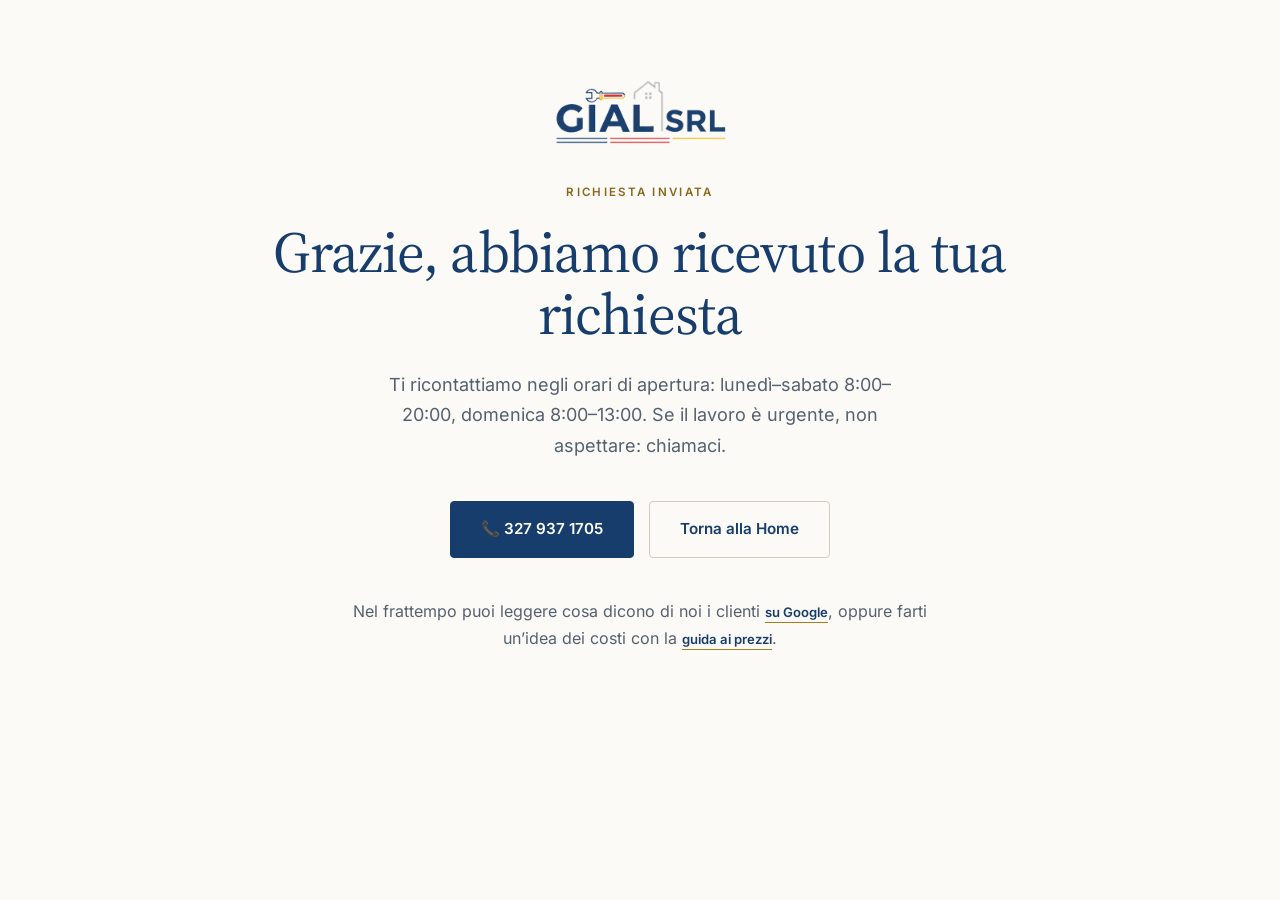
<file: grazie/index.html>
<!DOCTYPE html>
<html lang="it">
<head>
    <meta charset="UTF-8">
    <meta name="viewport" content="width=device-width, initial-scale=1.0">
    <title>Richiesta ricevuta — GIAL SRL Termoidraulica Prato</title>
    <meta name="description" content="Abbiamo ricevuto la tua richiesta: ti ricontattiamo negli orari di apertura." />
    <meta name="robots" content="noindex, nofollow" />
    <link rel="icon" href="/favicon.ico" sizes="any">
    <link rel="icon" type="image/png" sizes="32x32" href="/favicon-32.png">
    <link rel="apple-touch-icon" sizes="180x180" href="/apple-touch-icon.png">
    <link rel="preload" href="/fonts/source-serif-4-latin.woff2" as="font" type="font/woff2" crossorigin>
    <link rel="preload" href="/fonts/inter-latin.woff2" as="font" type="font/woff2" crossorigin>
    <link rel="stylesheet" href="/css/style.css">
    <link rel="stylesheet" href="/css/gial-studio.css">
    <meta name="theme-color" content="#173D6C">
    <!-- Cookie consent: carica gtag solo dopo consenso (stessa logica della home) -->
    <script>
        (function(){
                // Consent Mode v2: Analytics parte sempre, ma senza cookie finché il visitatore non accetta
                window.dataLayer = window.dataLayer || [];
                function gtag(){dataLayer.push(arguments);} window.gtag = gtag;
                var _gc = (document.cookie.match(/(?:^|; )gial_cookie_consent=([^;]*)/) || [])[1];
                gtag('consent', 'default', {'analytics_storage': _gc === 'granted' ? 'granted' : 'denied', 'ad_storage': 'denied', 'ad_user_data': 'denied', 'ad_personalization': 'denied'});
                gtag('js', new Date()); gtag('config', 'G-4QWQKJ6TL6');
                var _gs = document.createElement('script'); _gs.async = true; _gs.src = 'https://www.googletagmanager.com/gtag/js?id=G-4QWQKJ6TL6'; document.head.appendChild(_gs);
                if (_gc === 'granted') window.gtagLoaded = true;
            
            function setCookie(name,value,days){
                var d=new Date();
                d.setTime(d.getTime()+days*24*60*60*1000);
                var expires = "expires="+d.toUTCString();
                var s=name+"="+value+";"+expires+";path=/;SameSite=Lax";
                if(location.protocol==='https:') s += ";Secure";
                document.cookie = s;
            }
            function getCookie(name){var m=document.cookie.split('; ').find(row=>row.startsWith(name+'=')); return m?m.split('=')[1]:null;}
            function loadGtag(){ if(window.gtagLoaded) return; window.gtagLoaded = true; window.gtag('consent', 'update', {'analytics_storage': 'granted'}); }
            window.GIALCookieConsent = {
                accept: function(){ setCookie('gial_cookie_consent','granted',365); loadGtag(); var b=document.getElementById('cookie-banner'); if(b) b.classList.add('hidden');},
                decline: function(){ setCookie('gial_cookie_consent','denied',365); var b=document.getElementById('cookie-banner'); if(b) b.classList.add('hidden');}
            };
            function updateCookieBanner() {
                var consent = getCookie('gial_cookie_consent');
                var b = document.getElementById('cookie-banner');
                if (consent) {
                    if (b) b.classList.add('hidden');
                    if (consent === 'granted') loadGtag();
                } else {
                    if (b) b.classList.remove('hidden');
                }
            }
            document.addEventListener('DOMContentLoaded', updateCookieBanner);
        })();
    </script>
</head>
<body>
    <main class="g-section text-center" style="padding-top:5rem">
        <div class="g-wrap-narrow">
            <a href="/" aria-label="Home GIAL SRL">
                <img src="/img/gial-logo-rettangolo-nosfondo.webp" width="527" height="197" alt="Logo GIAL Termoidraulica Prato" style="height:64px; width:auto;" class="mx-auto mb-10">
            </a>
            <p class="g-eyebrow">Richiesta inviata</p>
            <h1 class="g-h1">Grazie, abbiamo ricevuto la tua richiesta</h1>
            <p class="g-lead" style="margin:0 auto 2.5rem">Ti ricontattiamo negli orari di apertura: luned&igrave;&ndash;sabato 8:00&ndash;20:00, domenica 8:00&ndash;13:00. Se il lavoro &egrave; urgente, non aspettare: chiamaci.</p>
            <div class="g-hero-actions" style="justify-content:center;margin-bottom:2.5rem">
                <a href="tel:+393279371705" class="g-btn g-btn-primary" onclick="if(window.gtag){ gtag('event','click_call',{'posizione':'pagina_grazie'}); }">📞 327 937 1705</a>
                <a href="/" class="g-btn g-btn-outline">Torna alla Home</a>
            </div>
            <p class="g-h2-sub" style="margin:0 auto">Nel frattempo puoi leggere cosa dicono di noi i clienti <a href="https://www.google.com/maps?cid=2999171132930111984" target="_blank" rel="noopener" class="g-card-link">su Google</a>, oppure farti un&rsquo;idea dei costi con la <a href="/guide/quanto-costa-ristrutturare-casa-prato/" class="g-card-link">guida ai prezzi</a>.</p>
        </div>
    </main>
</body>
</html>
</file>
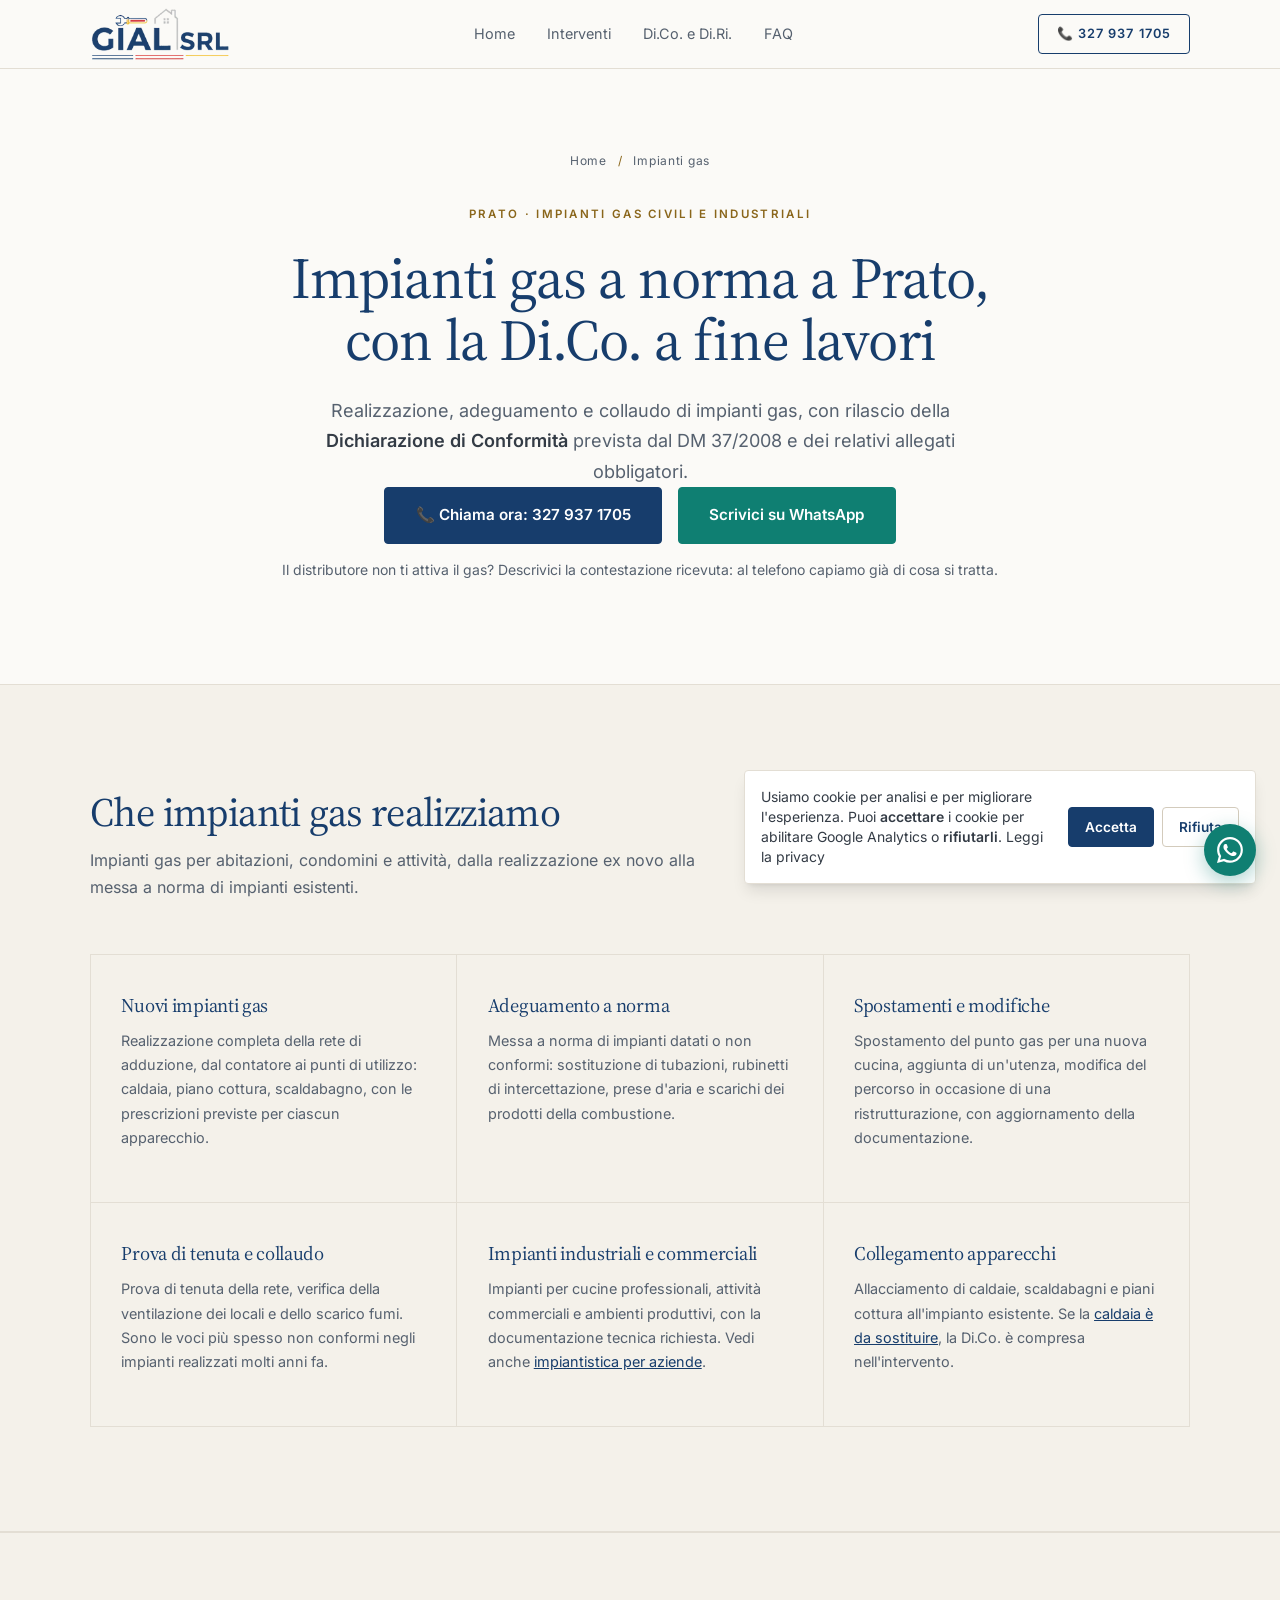
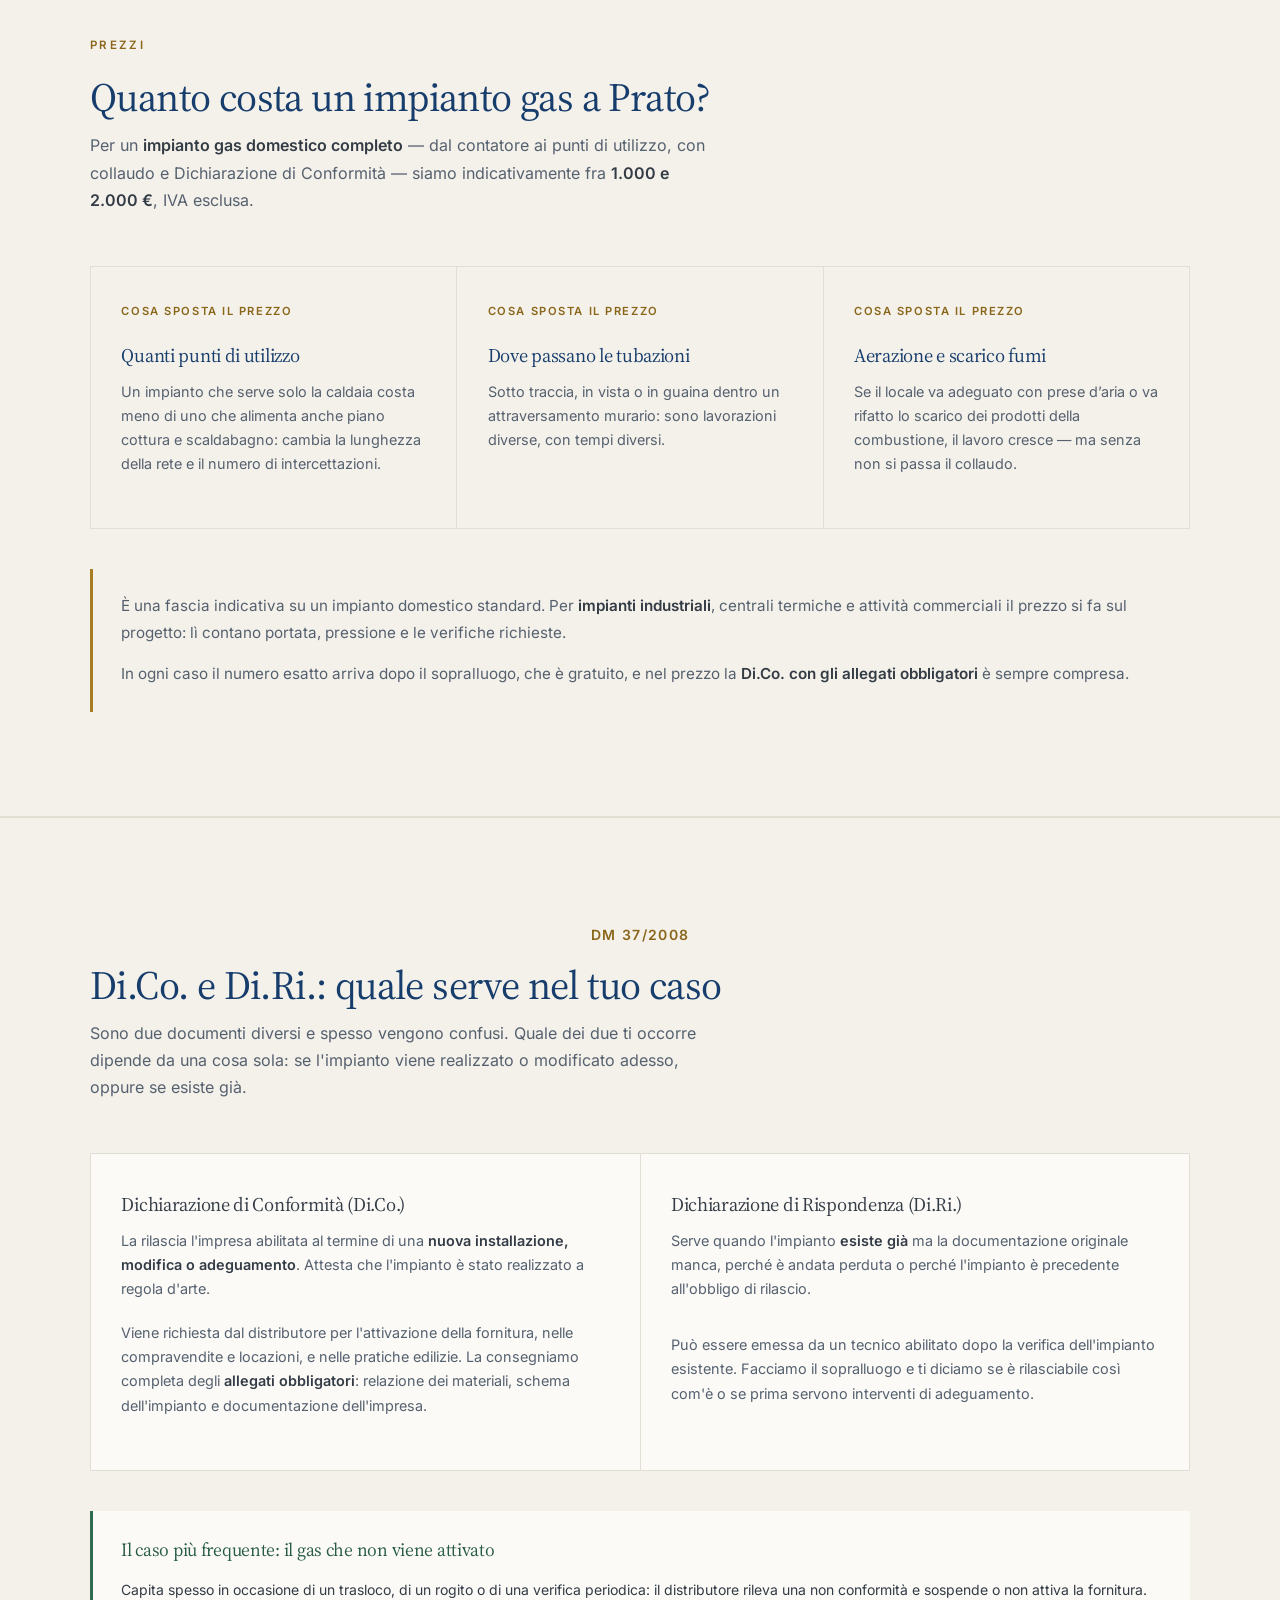
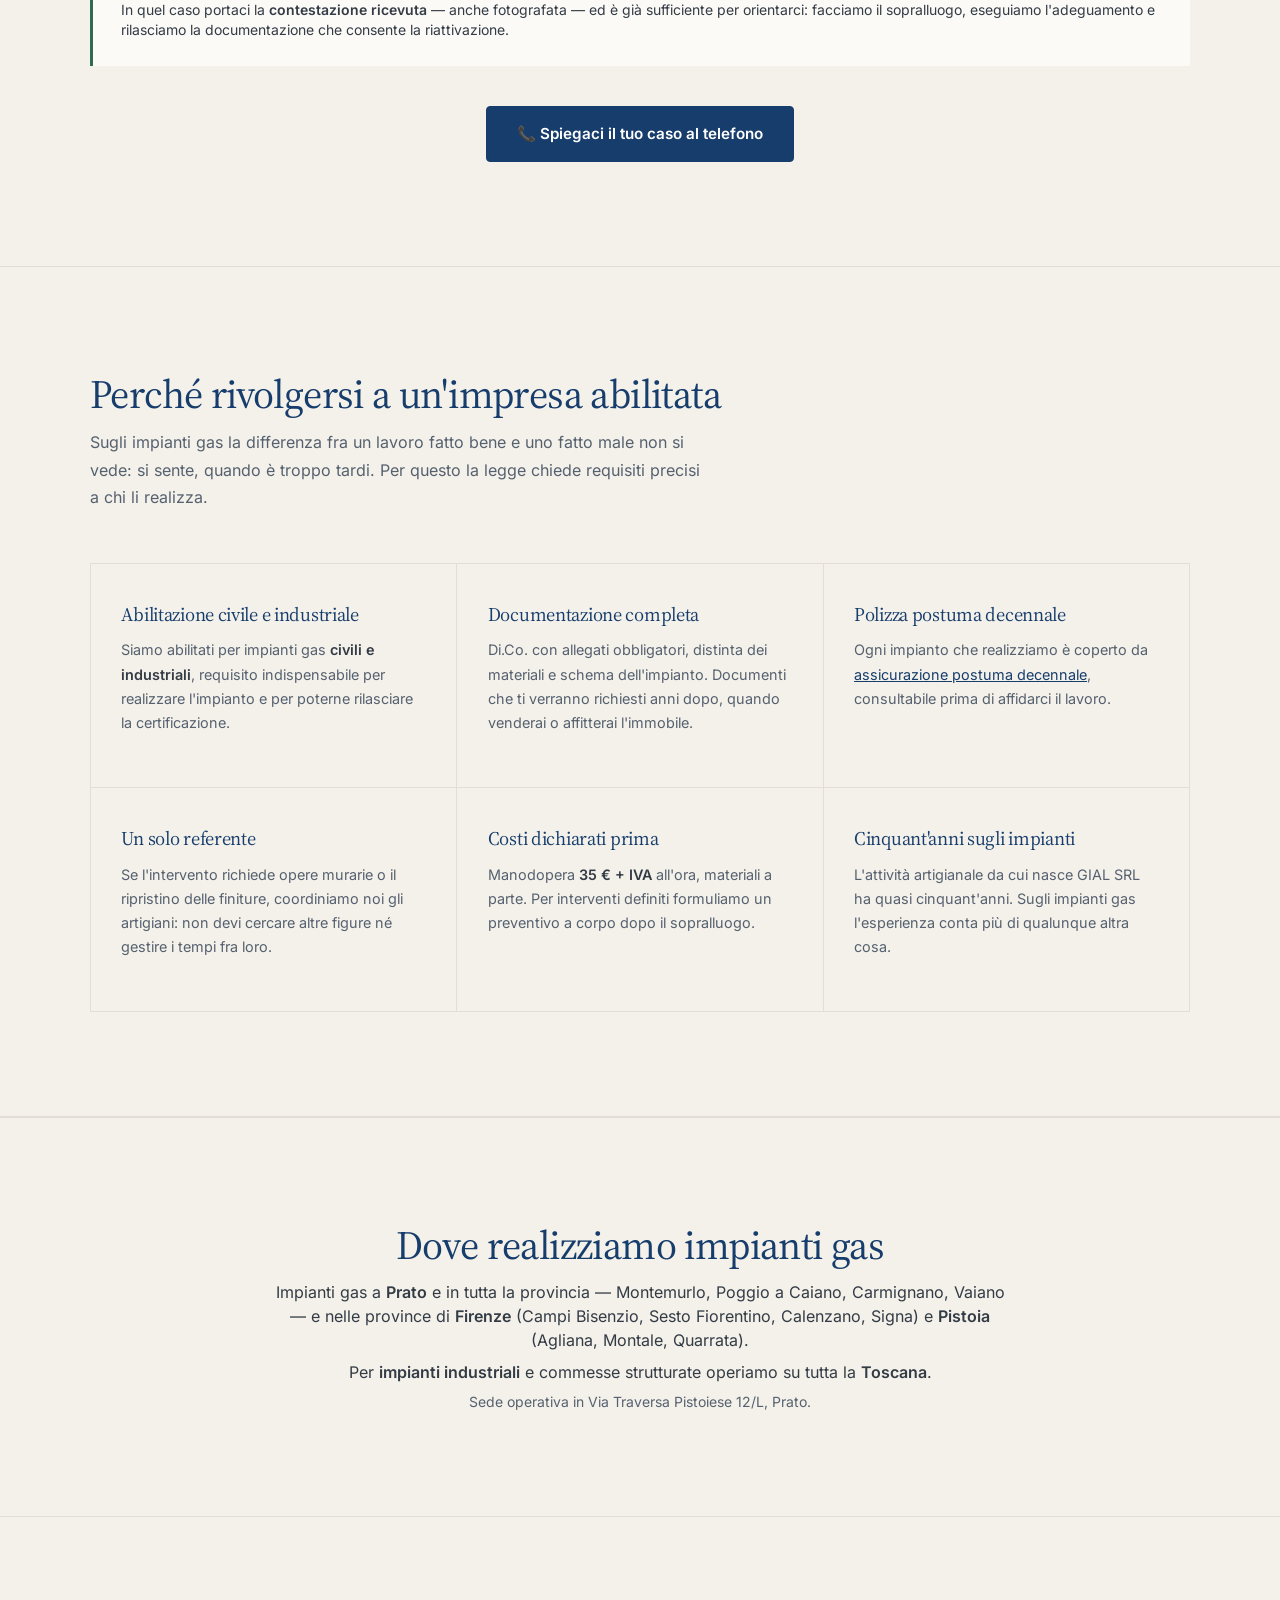
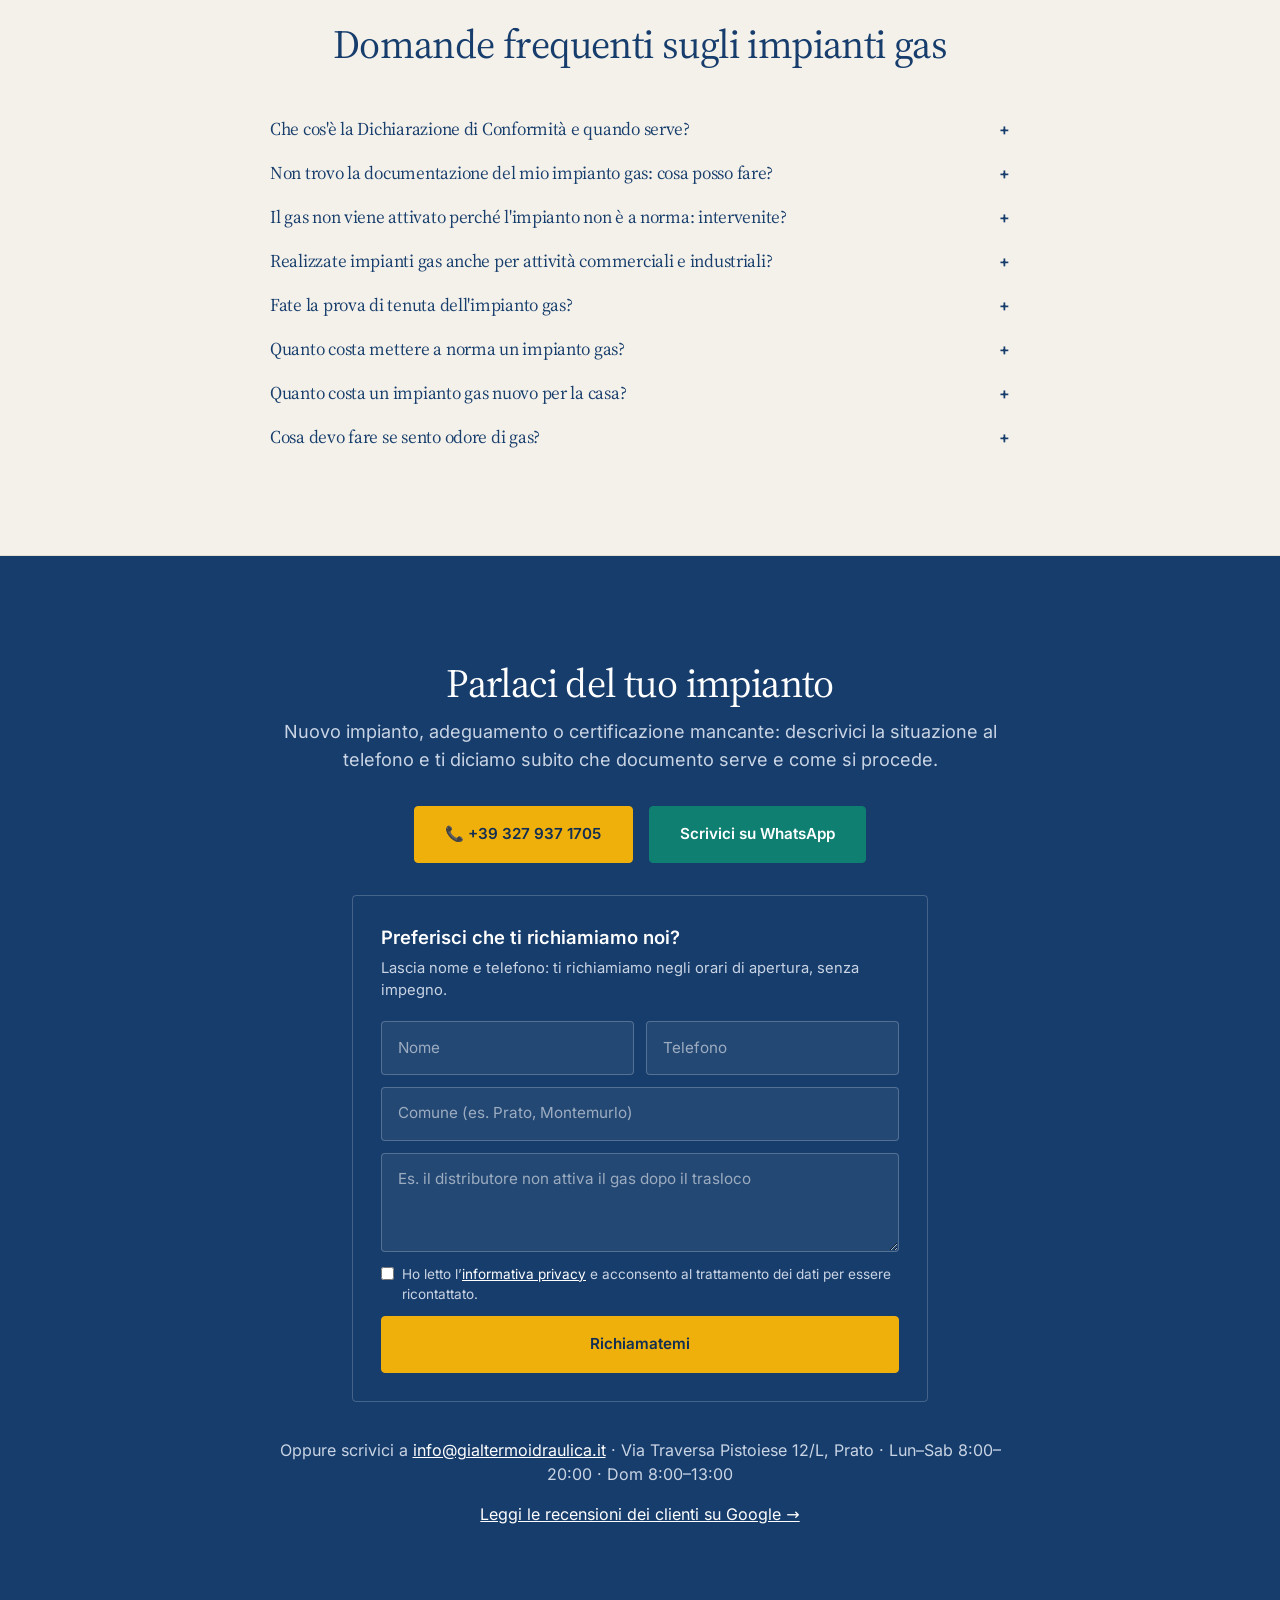
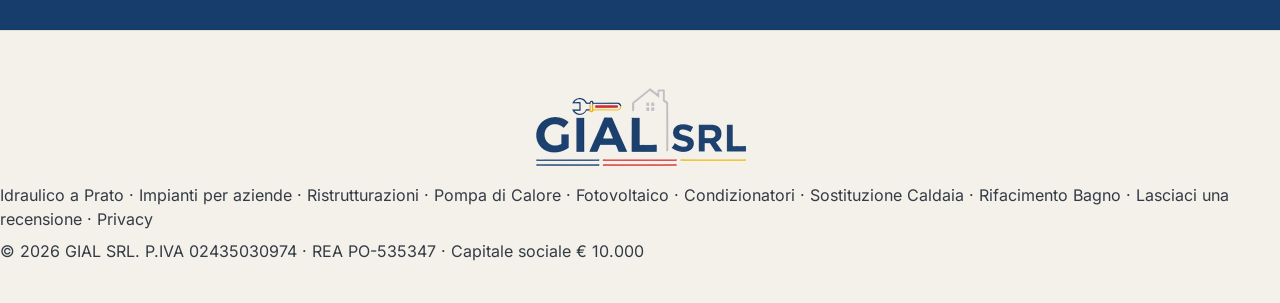
<file: impianti-gas-prato/index.html>
<!DOCTYPE html>
<html lang="it" class="scroll-smooth">
<head>
    <meta charset="UTF-8">
    <meta name="viewport" content="width=device-width, initial-scale=1.0, maximum-scale=5, user-scalable=yes">
    <meta name="theme-color" content="#173D6C">
    <meta name="geo.region" content="IT-PO">
    <meta name="geo.placename" content="Prato">

    <title>Impianti Gas a Norma a Prato — Di.Co. | GIAL SRL</title>
    <meta name="description" content="Impianti gas civili e industriali a Prato: realizzazione, adeguamento, collaudo e Dichiarazione di Conformità DM 37/2008 con allegati." />
    <meta name="robots" content="index, follow, max-snippet:-1, max-image-preview:large" />
    <link rel="canonical" href="https://gialtermoidraulica.it/impianti-gas-prato/" />

    <meta property="og:title" content="Impianti Gas a Norma a Prato — Di.Co. | GIAL SRL" />
    <meta property="og:description" content="Realizzazione, adeguamento e collaudo di impianti gas civili e industriali con Di.Co. secondo DM 37/2008. Imprese abilitate, a Prato, Firenze e Pistoia." />
    <meta property="og:type" content="website" />
    <meta property="og:url" content="https://gialtermoidraulica.it/impianti-gas-prato/" />
    <meta property="og:image" content="https://gialtermoidraulica.it/img/og-image.png" />
    <meta property="og:image:width" content="1200" />
    <meta property="og:image:height" content="630" />
    <meta property="og:image:alt" content="GIAL SRL — termoidraulica e impianti a Prato" />
    <meta name="twitter:card" content="summary_large_image" />
    <meta name="twitter:title" content="Impianti Gas a Norma a Prato — Di.Co. | GIAL SRL" />
    <meta name="twitter:description" content="Impianti gas civili e industriali a Prato: realizzazione, adeguamento, collaudo e Dichiarazione di Conformità DM 37/2008 con allegati." />
    <meta name="twitter:image" content="https://gialtermoidraulica.it/img/og-image.png" />
    <meta property="og:site_name" content="GIAL SRL" />
    <meta property="og:locale" content="it_IT" />

    <link rel="icon" href="/favicon.ico" sizes="any">
    <link rel="icon" type="image/png" sizes="32x32" href="/favicon-32.png">
    <link rel="icon" type="image/png" sizes="16x16" href="/favicon-16.png">
    <link rel="apple-touch-icon" sizes="180x180" href="/apple-touch-icon.png">
    <link rel="manifest" href="/site.webmanifest">

    <link rel="preload" href="/fonts/source-serif-4-latin.woff2" as="font" type="font/woff2" crossorigin>
    <link rel="preload" href="/fonts/inter-latin.woff2" as="font" type="font/woff2" crossorigin>
    <link rel="stylesheet" href="/css/style.css">
    <link rel="stylesheet" href="/css/gial-studio.css">

    <style>
        /* Utility non presenti nel CSS precompilato (stesso approccio delle altre landing) */
        .flex-wrap { flex-wrap: wrap; }
        .whitespace-nowrap { white-space: nowrap; }
        .border-2 { border-width: 2px; }
        .border-l-4 { border-left-width: 4px; }
        .max-w-2xl { max-width: 42rem; }
        .max-w-5xl { max-width: 64rem; }
        .tracking-widest { letter-spacing: 0.1em; }
        .items-start { align-items: flex-start; }
        .mt-3 { margin-top: 0.75rem; }
        .mt-6 { margin-top: 1.5rem; }
        .mb-1 { margin-bottom: 0.25rem; }
        .mb-3 { margin-bottom: 0.75rem; }
        .py-12 { padding-top: 3rem; padding-bottom: 3rem; }
        .p-5 { padding: 1.25rem; }
        .pl-5 { padding-left: 1.25rem; }
        .text-xs { font-size: 0.75rem; line-height: 1rem; }
        .text-2xl { font-size: 1.5rem; line-height: 2rem; }
        .list-disc { list-style-type: disc; }
        .space-y-3 > :not([hidden]) ~ :not([hidden]) { margin-top: 0.75rem; }
        .bg-green-50 { background-color: #f0fdf4; }
        .border-green-500 { border-color: #22c55e; }
        .text-green-700 { color: #15803d; }
        .hover\:bg-blue-50:hover { background-color: #eff6ff; }
        @media (min-width: 640px) {
          .sm\:flex-row { flex-direction: row; }
        }
        @media (min-width: 768px) {
          .md\:text-left { text-align: left; }
          .md\:justify-start { justify-content: flex-start; }
        }
        .text-accent { color: #b07d10; }
        .call-bar { position: fixed; left: 0; right: 0; bottom: 0; z-index: 50; }
        @media (min-width: 768px) { .call-bar { display: none; } }
        @media (max-width: 767px) {
            body { padding-bottom: 3.5rem; }
            #cookie-banner { bottom: 4.5rem; }
        }
        @media (prefers-reduced-motion: reduce) {
            html { scroll-behavior: auto !important; }
        }
    </style>

    <script type="application/ld+json">
    {
        "@context": "https://schema.org",
        "@type": "Service",
        "name": "Impianti Gas a Norma a Prato — GIAL SRL",
        "serviceType": "Realizzazione, adeguamento e certificazione di impianti gas civili e industriali",
        "provider": {
            "@type": "Plumber",
            "@id": "https://gialtermoidraulica.it/",
            "name": "GIAL SRL",
            "telephone": "+393279371705",
            "address": {
                "@type": "PostalAddress",
                "streetAddress": "Via Traversa Pistoiese 12/L",
                "addressLocality": "Prato",
                "addressRegion": "PO",
                "postalCode": "59100",
                "addressCountry": "IT"
            }
        },
        "areaServed": ["Prato","Firenze","Pistoia","Toscana"],
        "url": "https://gialtermoidraulica.it/impianti-gas-prato/",
        "description": "Realizzazione, modifica, adeguamento e collaudo di impianti gas civili e industriali a Prato, Firenze e Pistoia, con rilascio della Dichiarazione di Conformità prevista dal DM 37/2008 e dei relativi allegati obbligatori. Prove di tenuta, verifica di ventilazione e scarico fumi, assistenza per allacci e riattivazioni.",
        "hasOfferCatalog": {
            "@type": "OfferCatalog",
            "name": "Servizi su impianti gas",
            "itemListElement": [
                {"@type":"Offer","itemOffered":{"@type":"Service","name":"Realizzazione di nuovi impianti gas civili"}},
                {"@type":"Offer","itemOffered":{"@type":"Service","name":"Impianti gas industriali e per attività commerciali"}},
                {"@type":"Offer","itemOffered":{"@type":"Service","name":"Adeguamento a norma di impianti gas esistenti"}},
                {"@type":"Offer","itemOffered":{"@type":"Service","name":"Prova di tenuta e collaudo impianto gas"}},
                {"@type":"Offer","itemOffered":{"@type":"Service","name":"Dichiarazione di Conformità DM 37/2008 con allegati obbligatori"}},
                {"@type":"Offer","itemOffered":{"@type":"Service","name":"Dichiarazione di Rispondenza per impianti privi di documentazione"}}
            ]
        }
    }
    </script>
    <script type="application/ld+json">
    {
        "@context": "https://schema.org",
        "@type": "BreadcrumbList",
        "itemListElement": [
            {"@type":"ListItem","position":1,"name":"Home","item":"https://gialtermoidraulica.it/"},
            {"@type":"ListItem","position":2,"name":"Impianti Gas a Norma a Prato","item":"https://gialtermoidraulica.it/impianti-gas-prato/"}
        ]
    }
    </script>
    <script type="application/ld+json">
    {
        "@context": "https://schema.org",
        "@type": "FAQPage",
        "inLanguage": "it-IT",
        "mainEntity": [
            {
                "@type": "Question",
                "name": "Che cos'è la Dichiarazione di Conformità e quando serve?",
                "acceptedAnswer": {
                    "@type": "Answer",
                    "text": "La Dichiarazione di Conformità (Di.Co.) è il documento previsto dal DM 37/2008 con cui l'impresa abilitata attesta che l'impianto è stato realizzato a regola d'arte. Serve al termine di ogni nuova installazione, modifica o adeguamento dell'impianto gas, e viene richiesta dal distributore per l'attivazione della fornitura, in fase di compravendita o locazione dell'immobile e nelle pratiche edilizie. La rilasciamo completa dei relativi allegati obbligatori."
                }
            },
            {
                "@type": "Question",
                "name": "Non trovo la documentazione del mio impianto gas: cosa posso fare?",
                "acceptedAnswer": {
                    "@type": "Answer",
                    "text": "Per gli impianti realizzati prima dell'entrata in vigore dell'obbligo, o quando la documentazione originale è andata perduta, è prevista la Dichiarazione di Rispondenza (Di.Ri.), che un tecnico abilitato può rilasciare dopo aver verificato l'impianto esistente. Effettuiamo il sopralluogo, verifichiamo lo stato dell'impianto e indichiamo se è possibile rilasciarla o se occorrono prima interventi di adeguamento."
                }
            },
            {
                "@type": "Question",
                "name": "Realizzate impianti gas anche per attività commerciali e industriali?",
                "acceptedAnswer": {
                    "@type": "Answer",
                    "text": "Sì. Siamo abilitati per impianti gas civili e industriali e realizziamo impianti per abitazioni, condomini, attività commerciali, cucine professionali e ambienti produttivi, con la relativa documentazione tecnica. Per i lavori di cantiere e i rapporti con committenti strutturati facciamo riferimento alla nostra attività di impiantistica per aziende."
                }
            },
            {
                "@type": "Question",
                "name": "Il gas non viene attivato perché l'impianto non è a norma: intervenite?",
                "acceptedAnswer": {
                    "@type": "Answer",
                    "text": "Sì, è una richiesta frequente. Quando il distributore rileva una non conformità in fase di attivazione o di verifica periodica, effettuiamo il sopralluogo, individuiamo gli interventi necessari, eseguiamo l'adeguamento e rilasciamo la documentazione che consente la riattivazione della fornitura."
                }
            },
            {
                "@type": "Question",
                "name": "Fate la prova di tenuta dell'impianto gas?",
                "acceptedAnswer": {
                    "@type": "Answer",
                    "text": "Sì. La prova di tenuta è parte integrante del collaudo di ogni impianto nuovo o modificato, e può essere eseguita anche separatamente quando si sospetta una perdita o si deve documentare lo stato dell'impianto. Verifichiamo inoltre ventilazione dei locali, aerazione e scarico dei prodotti della combustione, che sono le voci più frequentemente non conformi negli impianti datati."
                }
            },
            {
                "@type": "Question",
                "name": "Quanto costa mettere a norma un impianto gas?",
                "acceptedAnswer": {
                    "@type": "Answer",
                    "text": "Dipende dagli interventi necessari, che si conoscono solo dopo la verifica: può trattarsi della sostituzione di un tratto di tubazione, della realizzazione di una presa d'aria, dell'adeguamento dello scarico fumi o del rifacimento dell'impianto. Il costo orario di manodopera è di 35 euro più IVA, materiali a parte; per interventi definiti formuliamo un preventivo a corpo dopo il sopralluogo."
                }
            },
            {
                "@type": "Question",
                "name": "Quanto costa un impianto gas nuovo per la casa?",
                "acceptedAnswer": {
                    "@type": "Answer",
                    "text": "Per un impianto domestico completo, dal contatore ai punti di utilizzo, indicativamente fra 1.000 e 2.000 euro IVA esclusa, con collaudo e Di.Co. compresi. Il prezzo esatto arriva dopo il sopralluogo, che è gratuito."
                }
            },
            {
                "@type": "Question",
                "name": "Cosa devo fare se sento odore di gas?",
                "acceptedAnswer": {
                    "@type": "Answer",
                    "text": "Non toccare interruttori e non accendere fiamme, aprire le finestre, chiudere il rubinetto del gas, uscire e chiamare il pronto intervento del distributore: il numero è in bolletta. Quando l'emergenza è gestita e l'impianto va riparato o messo a norma, interviene GIAL SRL."
                }
            }
        ]
    }
    </script>

    <!-- Cookie consent: carica gtag solo dopo consenso (stessa logica della home) -->
    <script>
        (function(){
                // Consent Mode v2: Analytics parte sempre, ma senza cookie finché il visitatore non accetta
                window.dataLayer = window.dataLayer || [];
                function gtag(){dataLayer.push(arguments);} window.gtag = gtag;
                var _gc = (document.cookie.match(/(?:^|; )gial_cookie_consent=([^;]*)/) || [])[1];
                gtag('consent', 'default', {'analytics_storage': _gc === 'granted' ? 'granted' : 'denied', 'ad_storage': 'denied', 'ad_user_data': 'denied', 'ad_personalization': 'denied'});
                gtag('js', new Date()); gtag('config', 'G-4QWQKJ6TL6');
                var _gs = document.createElement('script'); _gs.async = true; _gs.src = 'https://www.googletagmanager.com/gtag/js?id=G-4QWQKJ6TL6'; document.head.appendChild(_gs);
                if (_gc === 'granted') window.gtagLoaded = true;
            
            function setCookie(name,value,days){
                var d=new Date();
                d.setTime(d.getTime()+days*24*60*60*1000);
                var expires = "expires="+d.toUTCString();
                var s=name+"="+value+";"+expires+";path=/;SameSite=Lax";
                if(location.protocol==='https:') s += ";Secure";
                document.cookie = s;
            }
            function getCookie(name){var m=document.cookie.split('; ').find(row=>row.startsWith(name+'=')); return m?m.split('=')[1]:null;}
            function loadGtag(){ if(window.gtagLoaded) return; window.gtagLoaded = true; window.gtag('consent', 'update', {'analytics_storage': 'granted'}); }
            window.GIALCookieConsent = {
                accept: function(){ setCookie('gial_cookie_consent','granted',365); loadGtag(); var b=document.getElementById('cookie-banner'); if(b) b.classList.add('hidden');},
                decline: function(){ setCookie('gial_cookie_consent','denied',365); var b=document.getElementById('cookie-banner'); if(b) b.classList.add('hidden');}
            };
            function updateCookieBanner() {
                var consent = getCookie('gial_cookie_consent');
                var b = document.getElementById('cookie-banner');
                if (consent) {
                    if (b) b.classList.add('hidden');
                    if (consent === 'granted') loadGtag();
                } else {
                    if (b) b.classList.remove('hidden');
                }
            }
            document.addEventListener('DOMContentLoaded', updateCookieBanner);
        })();
    </script>
</head>
<body class="bg-gray-50 text-gray-800">
    <a href="#main-content" class="skip-link">Salta al contenuto</a>

    <!-- Banner consenso cookie -->
    <div id="cookie-banner" class="fixed bottom-4 left-4 right-4 md:left-auto md:right-6 md:max-w-lg bg-white border border-gray-200 shadow-lg rounded-lg p-4 flex items-center gap-4 z-50 hidden">
        <div class="flex-1 text-sm text-gray-700">Usiamo cookie per analisi e per migliorare l'esperienza. Puoi <strong>accettare</strong> i cookie per abilitare Google Analytics o <strong>rifiutarli</strong>. <a href="/#privacy" class="">Leggi la privacy</a></div>
        <div class="flex gap-2">
            <button onclick="GIALCookieConsent.accept()" class="g-btn g-btn-primary" style="padding:.55rem 1rem;font-size:.85rem">Accetta</button>
            <button onclick="GIALCookieConsent.decline()" class="g-btn g-btn-outline" style="padding:.55rem 1rem;font-size:.85rem">Rifiuta</button>
        </div>
    </div>

    <nav class="g-nav fixed w-full z-50" aria-label="Menu principale">
        <div class="g-wrap pt-2 flex flex-col">
            <div class="w-full flex justify-between items-center pb-2">
            <a href="/" class="inline-block align-middle" aria-label="Homepage GIAL SRL">
                <img src="/img/gial-logo-rettangolo-nosfondo.webp" width="527" height="197" alt="Logo GIAL Termoidraulica Prato" style="height:52px; width:auto;" fetchpriority="high">
            </a>
            <div class="hidden md:flex space-x-8 items-center">
                <a href="/" class="g-nav-link">Home</a>
                <a href="#interventi" class="g-nav-link">Interventi</a>
                <a href="#certificazioni" class="g-nav-link">Di.Co. e Di.Ri.</a>
                <a href="#faq-gas" class="g-nav-link">FAQ</a>
            </div>
            <div class="flex items-center gap-2">
                <button id="mobileMenuBtn" class="md:hidden p-2 text-gray-600 hover:bg-gray-100 transition focus:outline-none" style="border-radius:4px" aria-label="Apri menu di navigazione" aria-expanded="false" aria-controls="mobileMenu">
                    <svg id="hamburgerIcon" xmlns="http://www.w3.org/2000/svg" class="h-6 w-6" fill="none" viewBox="0 0 24 24" stroke="currentColor" stroke-width="2">
                        <path stroke-linecap="round" stroke-linejoin="round" d="M4 6h16M4 12h16M4 18h16" />
                    </svg>
                    <svg id="closeMenuIcon" xmlns="http://www.w3.org/2000/svg" class="h-6 w-6 hidden" fill="none" viewBox="0 0 24 24" stroke="currentColor" stroke-width="2">
                        <path stroke-linecap="round" stroke-linejoin="round" d="M6 18L18 6M6 6l12 12" />
                    </svg>
                </button>
            <a href="tel:+393279371705" onclick="if(window.gtag){ gtag('event','click_call',{'posizione':'nav_gas'}); }" class="g-nav-phone" aria-label="Chiama ora GIAL SRL"><span class="g-nav-txt">Chiama ora</span><span class="g-nav-num">📞 327 937 1705</span></a>
            </div>
        </div>
            <div id="mobileMenu" class="hidden md:hidden border-t border-gray-200 py-2" role="navigation" aria-label="Menu mobile">
                <div class="flex flex-col">
                    <a href="/" class="px-4 py-3 text-gray-700 hover:bg-gray-50 font-medium transition">Home</a>
                    <a href="#interventi" class="px-4 py-3 text-gray-700 hover:bg-gray-50 font-medium transition">Interventi</a>
                    <a href="#certificazioni" class="px-4 py-3 text-gray-700 hover:bg-gray-50 font-medium transition">Di.Co. e Di.Ri.</a>
                    <a href="#faq-gas" class="px-4 py-3 text-gray-700 hover:bg-gray-50 font-medium transition">FAQ</a>
                    <p class="gial-mob-label">Tutti i servizi</p>
                    <a href="/impianti-termoidraulici-aziende-prato/" class="px-4 py-3 text-gray-700 hover:bg-gray-50 font-medium transition">Impianti per aziende e cantieri</a>
                    <a href="/ristrutturazioni-chiavi-in-mano-prato/" class="px-4 py-3 text-gray-700 hover:bg-gray-50 font-medium transition">Ristrutturazioni chiavi in mano</a>
                    <a href="/pompa-di-calore-prato/" class="px-4 py-3 text-gray-700 hover:bg-gray-50 font-medium transition">Pompe di calore</a>
                    <a href="/impianto-fotovoltaico-prato/" class="px-4 py-3 text-gray-700 hover:bg-gray-50 font-medium transition">Impianto fotovoltaico</a>
                    <a href="/installazione-condizionatori-prato/" class="px-4 py-3 text-gray-700 hover:bg-gray-50 font-medium transition">Installazione condizionatori</a>
                    <a href="/sostituzione-caldaia-prato/" class="px-4 py-3 text-gray-700 hover:bg-gray-50 font-medium transition">Sostituzione caldaia</a>
                    <a href="/rifacimento-bagno-prato/" class="px-4 py-3 text-gray-700 hover:bg-gray-50 font-medium transition">Rifacimento bagno</a>
                    <a href="/infissi-serramenti-prato/" class="px-4 py-3 text-gray-700 hover:bg-gray-50 font-medium transition">Infissi e serramenti</a>
                    <a href="/pronto-intervento-idraulico-prato/" class="px-4 py-3 text-gray-700 hover:bg-gray-50 font-medium transition">Pronto intervento idraulico</a>
                    <a href="/guide/quanto-costa-ristrutturare-casa-prato/" class="px-4 py-3 text-gray-700 hover:bg-gray-50 font-medium transition">Guida ai costi</a>
                    <p class="gial-mob-label">Azienda</p>
                    <a href="/#chi-siamo" class="px-4 py-3 text-gray-700 hover:bg-gray-50 font-medium transition">Chi siamo</a>
                    <a href="/#contatti" class="px-4 py-3 text-gray-700 hover:bg-gray-50 font-medium transition">Contatti</a>
                </div>
            </div>
        </div>
    </nav>
    <script>
    // Menu mobile: stesso comportamento della home
    (function() {
        var btn = document.getElementById('mobileMenuBtn');
        var menu = document.getElementById('mobileMenu');
        var hamburger = document.getElementById('hamburgerIcon');
        var closeIcon = document.getElementById('closeMenuIcon');
        if (!btn || !menu) return;
        btn.addEventListener('click', function() {
            var isOpen = !menu.classList.contains('hidden');
            menu.classList.toggle('hidden');
            hamburger.classList.toggle('hidden');
            closeIcon.classList.toggle('hidden');
            btn.setAttribute('aria-expanded', String(!isOpen));
        });
        menu.querySelectorAll('a').forEach(function(link) {
            link.addEventListener('click', function() {
                menu.classList.add('hidden');
                hamburger.classList.remove('hidden');
                closeIcon.classList.add('hidden');
                btn.setAttribute('aria-expanded', 'false');
            });
        });
    })();
    </script>


    <header class="g-hero g-hero--center g-hero--crumbed">
        <div class="g-wrap-narrow">
            <nav class="g-crumbs" aria-label="Percorso di navigazione"><a href="/">Home</a> <span>/</span> Impianti gas</nav>
            <p class="g-eyebrow">Prato &middot; impianti gas civili e industriali</p>
            <h1 class="g-h1">Impianti gas a norma a Prato, con la Di.Co. a fine lavori</h1>
            <p class="g-lead">Realizzazione, adeguamento e collaudo di impianti gas, con rilascio della <strong>Dichiarazione di Conformità</strong> prevista dal DM 37/2008 e dei relativi allegati obbligatori.</p>
            <div class="flex flex-col sm:flex-row gap-4 justify-center mb-4">
                <a href="tel:+393279371705" onclick="if(window.gtag){ gtag('event','click_call',{'posizione':'hero_gas'}); }" class="g-btn g-btn-primary">📞 Chiama ora: 327 937 1705</a>
                <a href="https://wa.me/393279371705?text=Ciao%2C%20vi%20scrivo%20dal%20sito%20per%3A%20Impianto%20gas." target="_blank" rel="noopener" onclick="if(window.gtag){ gtag('event','click_whatsapp',{'posizione':'hero_gas'}); }" class="g-btn" style="background:#0F7F72;color:#fff;border:1px solid #0F7F72">Scrivici su WhatsApp</a>
            </div>
            <p class="text-sm text-gray-500">Il distributore non ti attiva il gas? Descrivici la contestazione ricevuta: al telefono capiamo già di cosa si tratta.</p>
        </div>
    </header>

    <main id="main-content">

    <section id="interventi" class="g-section g-section--alt" aria-labelledby="interventi-heading">
        <div class="g-wrap">
            <h2 class="g-h2" id="interventi-heading">Che impianti gas realizziamo</h2>
            <p class="g-h2-sub g-head-end">Impianti gas per abitazioni, condomini e attività, dalla realizzazione ex novo alla messa a norma di impianti esistenti.</p>
            <div class="g-grid-hair g-grid-hair--3">
                <div class="g-card">
                    <h3 class="">Nuovi impianti gas</h3>
                    <p class="text-gray-600 text-sm">Realizzazione completa della rete di adduzione, dal contatore ai punti di utilizzo: caldaia, piano cottura, scaldabagno, con le prescrizioni previste per ciascun apparecchio.</p>
                </div>
                <div class="g-card">
                    <h3 class="">Adeguamento a norma</h3>
                    <p class="text-gray-600 text-sm">Messa a norma di impianti datati o non conformi: sostituzione di tubazioni, rubinetti di intercettazione, prese d'aria e scarichi dei prodotti della combustione.</p>
                </div>
                <div class="g-card">
                    <h3 class="">Spostamenti e modifiche</h3>
                    <p class="text-gray-600 text-sm">Spostamento del punto gas per una nuova cucina, aggiunta di un'utenza, modifica del percorso in occasione di una ristrutturazione, con aggiornamento della documentazione.</p>
                </div>
                <div class="g-card">
                    <h3 class="">Prova di tenuta e collaudo</h3>
                    <p class="text-gray-600 text-sm">Prova di tenuta della rete, verifica della ventilazione dei locali e dello scarico fumi. Sono le voci più spesso non conformi negli impianti realizzati molti anni fa.</p>
                </div>
                <div class="g-card">
                    <h3 class="">Impianti industriali e commerciali</h3>
                    <p class="text-gray-600 text-sm">Impianti per cucine professionali, attività commerciali e ambienti produttivi, con la documentazione tecnica richiesta. Vedi anche <a href="/impianti-termoidraulici-aziende-prato/" class="text-blue-600 underline">impiantistica per aziende</a>.</p>
                </div>
                <div class="g-card">
                    <h3 class="">Collegamento apparecchi</h3>
                    <p class="text-gray-600 text-sm">Allacciamento di caldaie, scaldabagni e piani cottura all'impianto esistente. Se la <a href="/sostituzione-caldaia-prato/" class="text-blue-600 underline">caldaia è da sostituire</a>, la Di.Co. è compresa nell'intervento.</p>
                </div>
            </div>
        </div>
    </section>

    <section id="prezzi" class="g-section g-section--alt" aria-labelledby="prezzi-gas-heading">
        <div class="g-wrap">
            <p class="g-eyebrow">Prezzi</p>
            <h2 class="g-h2" id="prezzi-gas-heading">Quanto costa un impianto gas a Prato?</h2>
            <p class="g-h2-sub g-head-end">Per un <strong>impianto gas domestico completo</strong> &mdash; dal contatore ai punti di utilizzo, con collaudo e Dichiarazione di Conformit&agrave; &mdash; siamo indicativamente fra <strong>1.000 e 2.000 &euro;</strong>, IVA esclusa.</p>
            <div class="g-grid-hair g-grid-hair--3" style="margin-bottom:2.5rem">
                <div class="g-card">
                    <div class="g-card-num">Cosa sposta il prezzo</div>
                    <h3>Quanti punti di utilizzo</h3>
                    <p>Un impianto che serve solo la caldaia costa meno di uno che alimenta anche piano cottura e scaldabagno: cambia la lunghezza della rete e il numero di intercettazioni.</p>
                </div>
                <div class="g-card">
                    <div class="g-card-num">Cosa sposta il prezzo</div>
                    <h3>Dove passano le tubazioni</h3>
                    <p>Sotto traccia, in vista o in guaina dentro un attraversamento murario: sono lavorazioni diverse, con tempi diversi.</p>
                </div>
                <div class="g-card">
                    <div class="g-card-num">Cosa sposta il prezzo</div>
                    <h3>Aerazione e scarico fumi</h3>
                    <p>Se il locale va adeguato con prese d&rsquo;aria o va rifatto lo scarico dei prodotti della combustione, il lavoro cresce &mdash; ma senza non si passa il collaudo.</p>
                </div>
            </div>
            <div class="g-note">
                <p>&Egrave; una fascia indicativa su un impianto domestico standard. Per <strong>impianti industriali</strong>, centrali termiche e attivit&agrave; commerciali il prezzo si fa sul progetto: l&igrave; contano portata, pressione e le verifiche richieste.</p>
                <p>In ogni caso il numero esatto arriva dopo il sopralluogo, che &egrave; gratuito, e nel prezzo la <strong>Di.Co. con gli allegati obbligatori</strong> &egrave; sempre compresa.</p>
            </div>
        </div>
    </section>

    <section id="certificazioni" class="g-section g-section--line" aria-labelledby="cert-heading">
        <div class="g-wrap">
            <div class="text-center mb-4">
                <span class="text-sm font-semibold text-accent uppercase tracking-widest">DM 37/2008</span>
            </div>
            <h2 class="g-h2" id="cert-heading">Di.Co. e Di.Ri.: quale serve nel tuo caso</h2>
            <p class="g-h2-sub g-head-end">Sono due documenti diversi e spesso vengono confusi. Quale dei due ti occorre dipende da una cosa sola: se l'impianto viene realizzato o modificato adesso, oppure se esiste già.</p>
            <div class="g-grid-hair g-grid-hair--2" style="margin-bottom:2.5rem">
                <div class="g-card">
                    <h3 class="font-bold mb-3 text-gray-900">Dichiarazione di Conformità (Di.Co.)</h3>
                    <p class="text-gray-600 text-sm mb-3">La rilascia l'impresa abilitata al termine di una <strong>nuova installazione, modifica o adeguamento</strong>. Attesta che l'impianto è stato realizzato a regola d'arte.</p>
                    <p class="text-gray-600 text-sm">Viene richiesta dal distributore per l'attivazione della fornitura, nelle compravendite e locazioni, e nelle pratiche edilizie. La consegniamo completa degli <strong>allegati obbligatori</strong>: relazione dei materiali, schema dell'impianto e documentazione dell'impresa.</p>
                </div>
                <div class="g-card">
                    <h3 class="font-bold mb-3 text-gray-900">Dichiarazione di Rispondenza (Di.Ri.)</h3>
                    <p class="text-gray-600 text-sm mb-3">Serve quando l'impianto <strong>esiste già</strong> ma la documentazione originale manca, perché è andata perduta o perché l'impianto è precedente all'obbligo di rilascio.</p>
                    <p class="text-gray-600 text-sm">Può essere emessa da un tecnico abilitato dopo la verifica dell'impianto esistente. Facciamo il sopralluogo e ti diciamo se è rilasciabile così com'è o se prima servono interventi di adeguamento.</p>
                </div>
            </div>
            <div class="g-callout g-callout--si">
                <h3 class="font-bold mb-3 text-green-700">Il caso più frequente: il gas che non viene attivato</h3>
                <p class="text-gray-700 text-sm">Capita spesso in occasione di un trasloco, di un rogito o di una verifica periodica: il distributore rileva una non conformità e sospende o non attiva la fornitura. In quel caso portaci la <strong>contestazione ricevuta</strong> — anche fotografata — ed è già sufficiente per orientarci: facciamo il sopralluogo, eseguiamo l'adeguamento e rilasciamo la documentazione che consente la riattivazione.</p>
            </div>
            <div class="text-center mt-10">
                <a href="tel:+393279371705" onclick="if(window.gtag){ gtag('event','click_call',{'posizione':'sezione_certificazioni'}); }" class="g-btn g-btn-primary">📞 Spiegaci il tuo caso al telefono</a>
            </div>
        </div>
    </section>

    <section id="perche" class="g-section g-section--alt" aria-labelledby="perche-heading">
        <div class="g-wrap">
            <h2 class="g-h2" id="perche-heading">Perché rivolgersi a un'impresa abilitata</h2>
            <p class="g-h2-sub g-head-end">Sugli impianti gas la differenza fra un lavoro fatto bene e uno fatto male non si vede: si sente, quando è troppo tardi. Per questo la legge chiede requisiti precisi a chi li realizza.</p>
            <div class="g-grid-hair g-grid-hair--3">
                <div class="g-card">
                    <h3 class="">Abilitazione civile e industriale</h3>
                    <p class="text-gray-600 text-sm">Siamo abilitati per impianti gas <strong>civili e industriali</strong>, requisito indispensabile per realizzare l'impianto e per poterne rilasciare la certificazione.</p>
                </div>
                <div class="g-card">
                    <h3 class="">Documentazione completa</h3>
                    <p class="text-gray-600 text-sm">Di.Co. con allegati obbligatori, distinta dei materiali e schema dell'impianto. Documenti che ti verranno richiesti anni dopo, quando venderai o affitterai l'immobile.</p>
                </div>
                <div class="g-card">
                    <h3 class="">Polizza postuma decennale</h3>
                    <p class="text-gray-600 text-sm">Ogni impianto che realizziamo è coperto da <a href="/doc/polizza-gial.pdf" target="_blank" rel="noopener noreferrer" class="text-blue-600 underline">assicurazione postuma decennale</a>, consultabile prima di affidarci il lavoro.</p>
                </div>
                <div class="g-card">
                    <h3 class="">Un solo referente</h3>
                    <p class="text-gray-600 text-sm">Se l'intervento richiede opere murarie o il ripristino delle finiture, coordiniamo noi gli artigiani: non devi cercare altre figure né gestire i tempi fra loro.</p>
                </div>
                <div class="g-card">
                    <h3 class="">Costi dichiarati prima</h3>
                    <p class="text-gray-600 text-sm">Manodopera <strong>35 € + IVA</strong> all'ora, materiali a parte. Per interventi definiti formuliamo un preventivo a corpo dopo il sopralluogo.</p>
                </div>
                <div class="g-card">
                    <h3 class="">Cinquant'anni sugli impianti</h3>
                    <p class="text-gray-600 text-sm">L'attività artigianale da cui nasce GIAL SRL ha quasi cinquant'anni. Sugli impianti gas l'esperienza conta più di qualunque altra cosa.</p>
                </div>
            </div>
        </div>
    </section>

    <section id="zone" class="g-section g-section--line" aria-labelledby="zone-heading">
        <div class="g-wrap-narrow text-center">
            <h2 class="g-h2" id="zone-heading">Dove realizziamo impianti gas</h2>
            <p class="text-gray-700 mb-2">Impianti gas a <strong>Prato</strong> e in tutta la provincia — Montemurlo, Poggio a Caiano, Carmignano, Vaiano — e nelle province di <strong>Firenze</strong> (Campi Bisenzio, Sesto Fiorentino, Calenzano, Signa) e <strong>Pistoia</strong> (Agliana, Montale, Quarrata).</p>
            <p class="text-gray-700 mb-2">Per <strong>impianti industriali</strong> e commesse strutturate operiamo su tutta la <strong>Toscana</strong>.</p>
            <p class="text-gray-500 text-sm">Sede operativa in Via Traversa Pistoiese 12/L, Prato.</p>
        </div>
    </section>

    <section id="faq-gas" class="g-section g-section--alt">
        <div class="g-wrap-narrow">
            <div class="text-center mb-12">
                <h2 class="g-h2">Domande frequenti sugli impianti gas</h2>
            </div>
            <div class="space-y-4">
                <details class="group [&_summary::-webkit-details-marker]:hidden cursor-pointer">
                    <summary class="flex items-center justify-between gap-1.5 text-gray-900">
                        <h3 class="text-lg font-bold">Che cos'è la Dichiarazione di Conformità e quando serve?</h3>
                        <span class="shrink-0 text-blue-600 font-bold" aria-hidden="true">+</span>
                    </summary>
                    <p class="mt-4 leading-relaxed text-gray-700">È il documento previsto dal <strong>DM 37/2008</strong> con cui l'impresa abilitata attesta che l'impianto è stato realizzato a regola d'arte. Serve al termine di ogni <strong>nuova installazione, modifica o adeguamento</strong>, e viene richiesto dal distributore per l'attivazione della fornitura, in compravendita o locazione dell'immobile e nelle pratiche edilizie. La rilasciamo completa dei relativi <strong>allegati obbligatori</strong>.</p>
                </details>
                <details class="group [&_summary::-webkit-details-marker]:hidden cursor-pointer">
                    <summary class="flex items-center justify-between gap-1.5 text-gray-900">
                        <h3 class="text-lg font-bold">Non trovo la documentazione del mio impianto gas: cosa posso fare?</h3>
                        <span class="shrink-0 text-blue-600 font-bold" aria-hidden="true">+</span>
                    </summary>
                    <p class="mt-4 leading-relaxed text-gray-700">Per gli impianti realizzati prima dell'obbligo, o quando la documentazione originale è andata perduta, è prevista la <strong>Dichiarazione di Rispondenza (Di.Ri.)</strong>, che un tecnico abilitato può rilasciare dopo aver verificato l'impianto esistente. Facciamo il sopralluogo, verifichiamo lo stato dell'impianto e ti diciamo se è rilasciabile così com'è o se prima servono interventi di adeguamento.</p>
                </details>
                <details class="group [&_summary::-webkit-details-marker]:hidden cursor-pointer">
                    <summary class="flex items-center justify-between gap-1.5 text-gray-900">
                        <h3 class="text-lg font-bold">Il gas non viene attivato perché l'impianto non è a norma: intervenite?</h3>
                        <span class="shrink-0 text-blue-600 font-bold" aria-hidden="true">+</span>
                    </summary>
                    <p class="mt-4 leading-relaxed text-gray-700">Sì, è una richiesta frequente. Quando il distributore rileva una non conformità in fase di attivazione o di verifica periodica, facciamo il sopralluogo, individuiamo gli interventi necessari, eseguiamo l'adeguamento e rilasciamo la documentazione che consente la <strong>riattivazione della fornitura</strong>. Se ci mandi la contestazione ricevuta, anche fotografata, capiamo già molto prima di venire.</p>
                </details>
                <details class="group [&_summary::-webkit-details-marker]:hidden cursor-pointer">
                    <summary class="flex items-center justify-between gap-1.5 text-gray-900">
                        <h3 class="text-lg font-bold">Realizzate impianti gas anche per attività commerciali e industriali?</h3>
                        <span class="shrink-0 text-blue-600 font-bold" aria-hidden="true">+</span>
                    </summary>
                    <p class="mt-4 leading-relaxed text-gray-700">Sì. Siamo abilitati per impianti gas <strong>civili e industriali</strong> e realizziamo impianti per abitazioni, condomini, attività commerciali, cucine professionali e ambienti produttivi, con la relativa documentazione tecnica. Per i lavori di cantiere e i rapporti con committenti strutturati, vedi la pagina <a href="/impianti-termoidraulici-aziende-prato/" class="text-blue-600 underline">impianti per aziende</a>.</p>
                </details>
                <details class="group [&_summary::-webkit-details-marker]:hidden cursor-pointer">
                    <summary class="flex items-center justify-between gap-1.5 text-gray-900">
                        <h3 class="text-lg font-bold">Fate la prova di tenuta dell'impianto gas?</h3>
                        <span class="shrink-0 text-blue-600 font-bold" aria-hidden="true">+</span>
                    </summary>
                    <p class="mt-4 leading-relaxed text-gray-700">Sì. La <strong>prova di tenuta</strong> è parte del collaudo di ogni impianto nuovo o modificato, e può essere eseguita anche separatamente quando si sospetta una perdita o si deve documentare lo stato dell'impianto. Verifichiamo inoltre <strong>ventilazione dei locali e scarico dei fumi</strong>, che sono le voci più frequentemente non conformi negli impianti datati.</p>
                </details>
                <details class="group [&_summary::-webkit-details-marker]:hidden cursor-pointer">
                    <summary class="flex items-center justify-between gap-1.5 text-gray-900">
                        <h3 class="text-lg font-bold">Quanto costa mettere a norma un impianto gas?</h3>
                        <span class="shrink-0 text-blue-600 font-bold" aria-hidden="true">+</span>
                    </summary>
                    <p class="mt-4 leading-relaxed text-gray-700">Dipende dagli interventi necessari, che si conoscono solo dopo la verifica: può trattarsi della sostituzione di un tratto di tubazione, della realizzazione di una presa d'aria, dell'adeguamento dello scarico fumi o del rifacimento dell'impianto. Manodopera <strong>35 € + IVA</strong> all'ora, materiali a parte; per interventi definiti formuliamo un <strong>preventivo a corpo</strong> dopo il sopralluogo.</p>
                </details>
                <details class="group [&_summary::-webkit-details-marker]:hidden cursor-pointer">
                    <summary class="flex items-center justify-between gap-1.5 text-gray-900">
                        <h3 class="text-lg font-bold">Quanto costa un impianto gas nuovo per la casa?</h3>
                        <span class="shrink-0 text-blue-600 font-bold" aria-hidden="true">+</span>
                    </summary>
                    <p class="mt-4 leading-relaxed text-gray-700">Per un impianto domestico completo, dal contatore ai punti di utilizzo, siamo indicativamente fra <strong>1.000 e 2.000 €</strong> IVA esclusa, con collaudo e Di.Co. compresi. Il numero esatto arriva dopo il sopralluogo, che è gratuito.</p>
                </details>
                <details class="group [&_summary::-webkit-details-marker]:hidden cursor-pointer">
                    <summary class="flex items-center justify-between gap-1.5 text-gray-900">
                        <h3 class="text-lg font-bold">Cosa devo fare se sento odore di gas?</h3>
                        <span class="shrink-0 text-blue-600 font-bold" aria-hidden="true">+</span>
                    </summary>
                    <p class="mt-4 leading-relaxed text-gray-700">Non toccare interruttori e non accendere fiamme, apri le finestre, chiudi il rubinetto del gas, esci e chiama il pronto intervento del distributore: il numero è in bolletta. Quando l&#39;emergenza è gestita e l&#39;impianto va riparato o messo a norma, interveniamo noi. Per le altre urgenze in casa c&#39;è il <a href="/pronto-intervento-idraulico-prato/" class="text-blue-600 underline">pronto intervento idraulico</a>.</p>
                </details>
            </div>
        </div>
    </section>

    <section id="contatti-gas" class="g-section g-contact">
        <div class="g-wrap-narrow text-center">
            <h2 class="g-h2" style="color:#fff">Parlaci del tuo impianto</h2>
            <p class="mb-8 text-lg text-blue-100">Nuovo impianto, adeguamento o certificazione mancante: descrivici la situazione al telefono e ti diciamo subito che documento serve e come si procede.</p>
            <div class="flex flex-col sm:flex-row gap-4 justify-center mb-8">
                <a href="tel:+393279371705" onclick="if(window.gtag){ gtag('event','click_call',{'posizione':'cta_finale_gas'}); }" class="g-btn g-btn-gold">📞 +39 327 937 1705</a>
                <a href="https://wa.me/393279371705?text=Ciao%2C%20vi%20scrivo%20dal%20sito%20per%3A%20Impianto%20gas." target="_blank" rel="noopener" onclick="if(window.gtag){ gtag('event','click_whatsapp',{'posizione':'cta_finale_gas'}); }" class="g-btn" style="background:#0F7F72;color:#fff;border:1px solid #0F7F72">Scrivici su WhatsApp</a>
            </div>
            <div class="g-lead-box">
                <p class="g-lead-title">Preferisci che ti richiamiamo noi?</p>
                <p class="g-lead-sub">Lascia nome e telefono: ti richiamiamo negli orari di apertura, senza impegno.</p>
                <form class="g-lead-form" action="https://formspree.io/f/mvzgnwnp" method="POST" data-gial-lead="form_gas">
                    <input type="hidden" name="servizio" value="Impianto gas">
                    <input type="hidden" name="pagina" value="gas">
                    <input type="hidden" name="_subject" value="[Sito] Richiesta Impianto gas">
                    <div class="g-hp" aria-hidden="true"><label>Lascia vuoto <input type="text" name="_gotcha" tabindex="-1" autocomplete="off"></label></div>
                    <div class="g-lead-row">
                        <label class="sr-only" for="lead-nome-gas">Nome</label>
                        <input id="lead-nome-gas" class="g-field" type="text" name="nome" placeholder="Nome" autocomplete="name" required>
                        <label class="sr-only" for="lead-tel-gas">Telefono</label>
                        <input id="lead-tel-gas" class="g-field" type="tel" name="telefono" placeholder="Telefono" inputmode="tel" autocomplete="tel" required>
                    </div>
                    <label class="sr-only" for="lead-comune-gas">Comune</label>
                    <input id="lead-comune-gas" class="g-field" type="text" name="comune" placeholder="Comune (es. Prato, Montemurlo)" autocomplete="address-level2">
                    <label class="sr-only" for="lead-msg-gas">Due righe sul lavoro</label>
                    <textarea id="lead-msg-gas" class="g-field" name="messaggio" rows="3" placeholder="Es. il distributore non attiva il gas dopo il trasloco"></textarea>
                    <div class="g-lead-check">
                        <input id="lead-privacy-gas" type="checkbox" name="privacy_consent" value="accettato" required>
                        <label for="lead-privacy-gas">Ho letto l&rsquo;<a href="/#privacy" class="underline">informativa privacy</a> e acconsento al trattamento dei dati per essere ricontattato.</label>
                    </div>
                    <button type="submit" class="g-btn g-btn-gold">Richiamatemi</button>
                    <p class="g-lead-msg" aria-live="polite"></p>
                </form>
            </div>
            <p class="text-blue-100">Oppure scrivici a <a href="mailto:info@gialtermoidraulica.it" class="underline text-white">info@gialtermoidraulica.it</a> · Via Traversa Pistoiese 12/L, Prato · Lun–Sab 8:00–20:00 · Dom 8:00–13:00</p>
            <p class="text-blue-100" style="margin-top:1rem"><a href="https://www.google.com/maps?cid=2999171132930111984" target="_blank" rel="noopener" class="underline text-white" onclick="if(window.gtag){ gtag('event','click_reviews',{'posizione':'contatti_gas'}); }">Leggi le recensioni dei clienti su Google &rarr;</a></p>
        </div>
    </section>

    </main>

    <footer class="g-footer">
        <div class="mb-4">
            <a href="/" aria-label="Home GIAL SRL">
                <img src="/img/gial-logo-rettangolo-nosfondo.webp" width="527" height="197" alt="Logo GIAL Termoidraulica Prato" style="height:80px; width:auto;" class="mx-auto mb-2" loading="lazy">
            </a>
        </div>
        <p class="mb-2"><a href="/" class="">Idraulico a Prato</a> · <a href="/impianti-termoidraulici-aziende-prato/" class="">Impianti per aziende</a> · <a href="/ristrutturazioni-chiavi-in-mano-prato/" class="">Ristrutturazioni</a> · <a href="/pompa-di-calore-prato/" class="">Pompa di Calore</a> · <a href="/impianto-fotovoltaico-prato/" class="">Fotovoltaico</a> · <a href="/installazione-condizionatori-prato/" class="">Condizionatori</a> · <a href="/sostituzione-caldaia-prato/" class="">Sostituzione Caldaia</a> · <a href="/rifacimento-bagno-prato/" class="">Rifacimento Bagno</a> · <a href="https://g.page/r/CfC5505BMp8pEAE/review" target="_blank" rel="noopener" onclick="if(window.gtag){ gtag('event','click_lascia_recensione',{'posizione':'footer_impianti-gas-prato'}); }">Lasciaci una recensione</a> · <a href="/#privacy" class="">Privacy</a></p>
        &copy; 2026 GIAL SRL. P.IVA 02435030974 · REA PO-535347 · Capitale sociale € 10.000
    </footer>

    <div class="call-bar flex" style="background:#fff;border-top:1px solid var(--g-line);box-shadow:0 -4px 16px rgba(23,61,108,.1)">
        <a href="tel:+393279371705" onclick="if(window.gtag){ gtag('event','click_call',{'posizione':'barra_fissa_mobile_gas'}); }" class="flex-1 text-white py-3 font-semibold text-center" style="background:var(--g-navy)" aria-label="Chiama ora GIAL SRL">Chiama ora</a>
        <a href="https://wa.me/393279371705?text=Ciao%2C%20vi%20scrivo%20dal%20sito%20per%3A%20Impianto%20gas." target="_blank" rel="noopener" onclick="if(window.gtag){ gtag('event','click_whatsapp',{'posizione':'barra_fissa_mobile_gas'}); }" class="flex-1 text-white py-3 font-semibold text-center" style="background:#0F7F72" aria-label="Scrivici su WhatsApp">WhatsApp</a>
    </div>

    <a href="https://wa.me/393279371705?text=Ciao%2C%20vi%20scrivo%20dal%20sito%20per%3A%20Impianto%20gas."
       onclick="if(window.gtag){ gtag('event','click_whatsapp',{'event_category':'contatti','event_label':'pulsante_fisso_gas'}); }"
       class="hidden md:flex fixed bottom-6 right-6 text-white rounded-full z-50 items-center justify-center" style="width:52px;height:52px;background:#0F7F72;box-shadow:0 6px 20px rgba(15,127,114,.35)" target="_blank" rel="noopener" aria-label="Contattaci su WhatsApp">
        <svg xmlns="http://www.w3.org/2000/svg" width="26" height="26" fill="currentColor" viewBox="0 0 16 16" aria-hidden="true">
            <path d="M13.601 2.326A7.854 7.854 0 0 0 7.994 0C3.627 0 .068 3.558.064 7.926c0 1.399.366 2.76 1.057 3.965L0 16l4.204-1.102a7.933 7.933 0 0 0 3.79.965h.004c4.368 0 7.926-3.558 7.93-7.93a7.898 7.898 0 0 0-2.327-5.607zM7.994 14.52a6.573 6.573 0 0 1-3.356-.92l-.24-.144-2.494.654.666-2.433-.156-.251a6.56 6.56 0 0 1-1.007-3.505c0-3.626 2.957-6.584 6.591-6.584a6.56 6.56 0 0 1 4.66 1.931 6.557 6.557 0 0 1 1.928 4.66c-.004 3.639-2.961 6.592-6.592 6.592zm3.615-4.934c-.197-.099-1.17-.578-1.353-.646-.182-.065-.315-.099-.445.099-.133.197-.513.646-.627.775-.114.133-.232.148-.43.05-.197-.1-.836-.308-1.592-.985-.59-.525-.985-1.175-1.103-1.372-.114-.198-.011-.304.088-.403.087-.088.197-.232.296-.346.1-.114.133-.198.198-.33.065-.134.034-.248-.015-.347-.05-.099-.445-1.076-.612-1.47-.16-.389-.323-.335-.445-.34-.114-.007-.247-.007-.38-.007a.729.729 0 0 0-.529.247c-.182.198-.691.677-.691 1.654 0 .977.71 1.916.81 2.049.098.133 1.394 2.132 3.383 2.992.47.205.84.326 1.129.418.475.152.904.129 1.246.08.38-.058 1.171-.48 1.338-.943.164-.464.164-.86.114-.943-.049-.084-.182-.133-.38-.232z"/>
        </svg>
    </a>
    <script src="/js/gial-lead.js" defer></script>
</body>
</html>
</file>
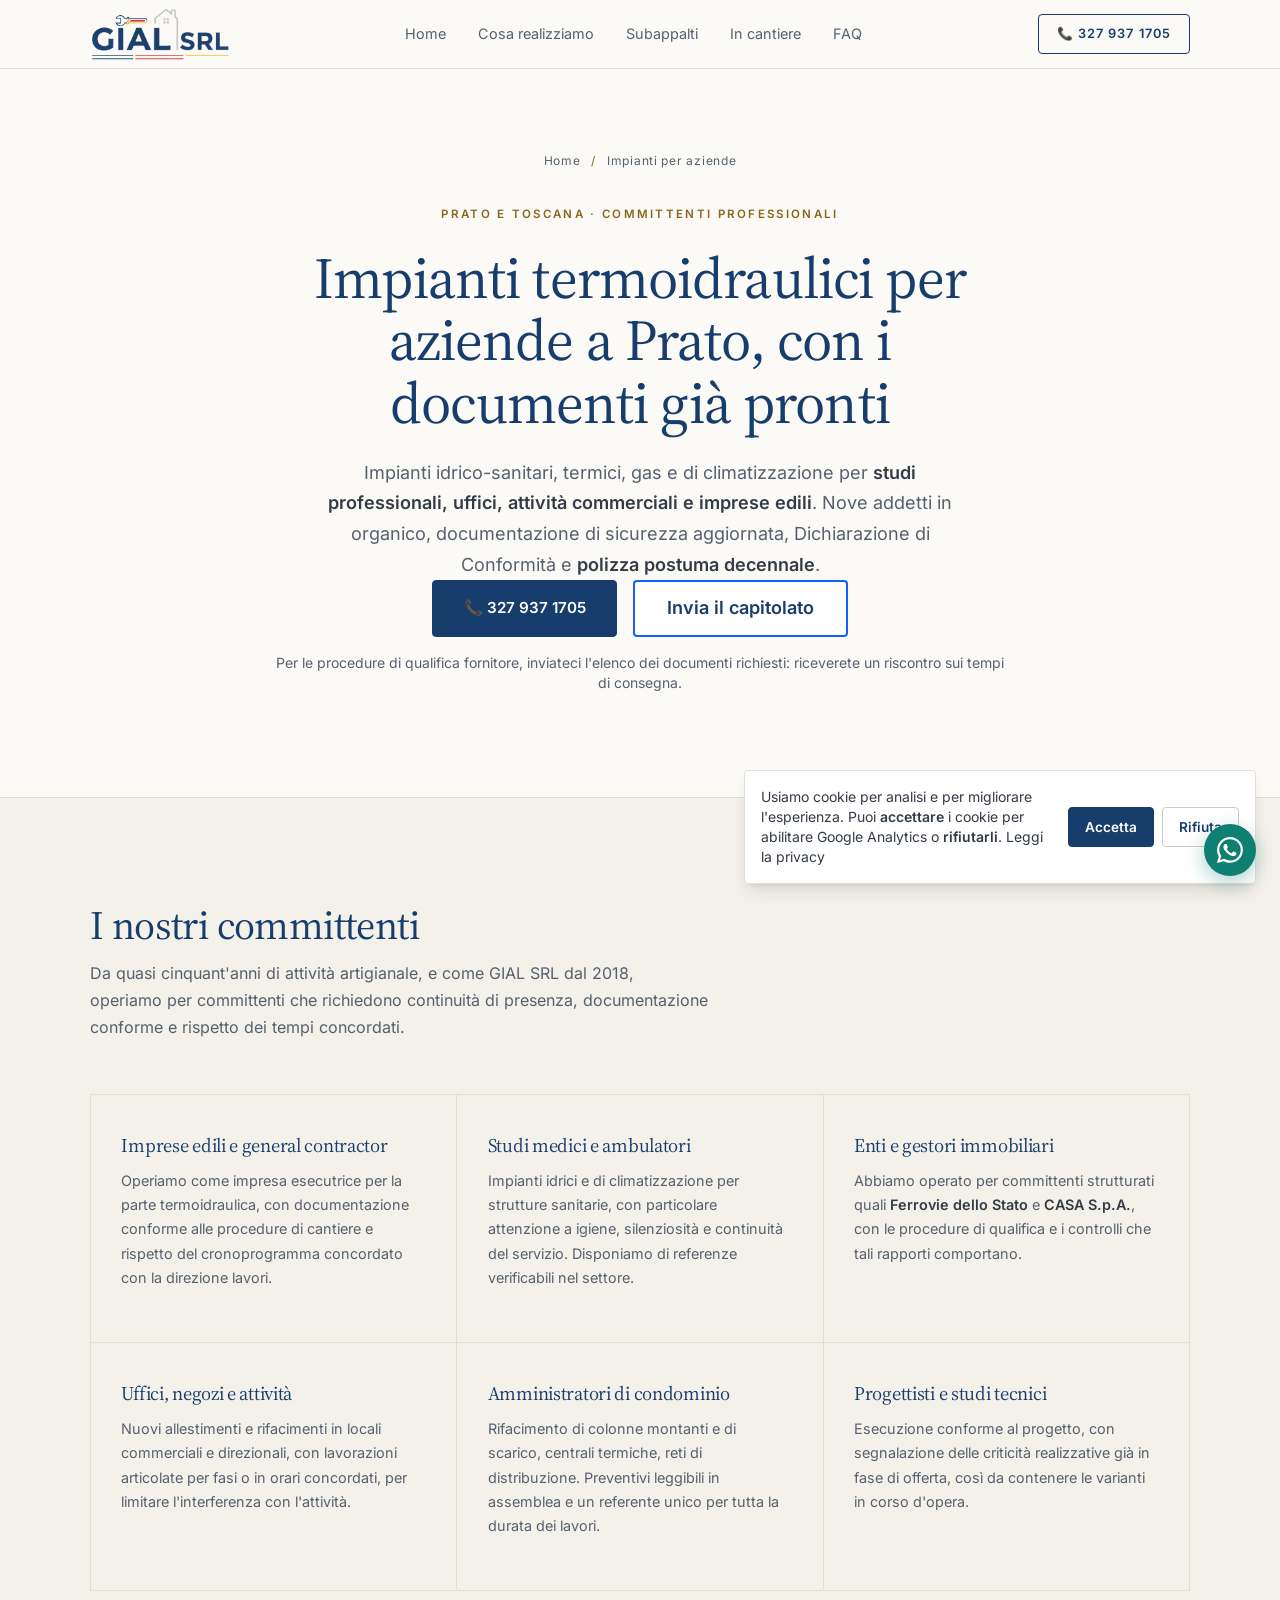
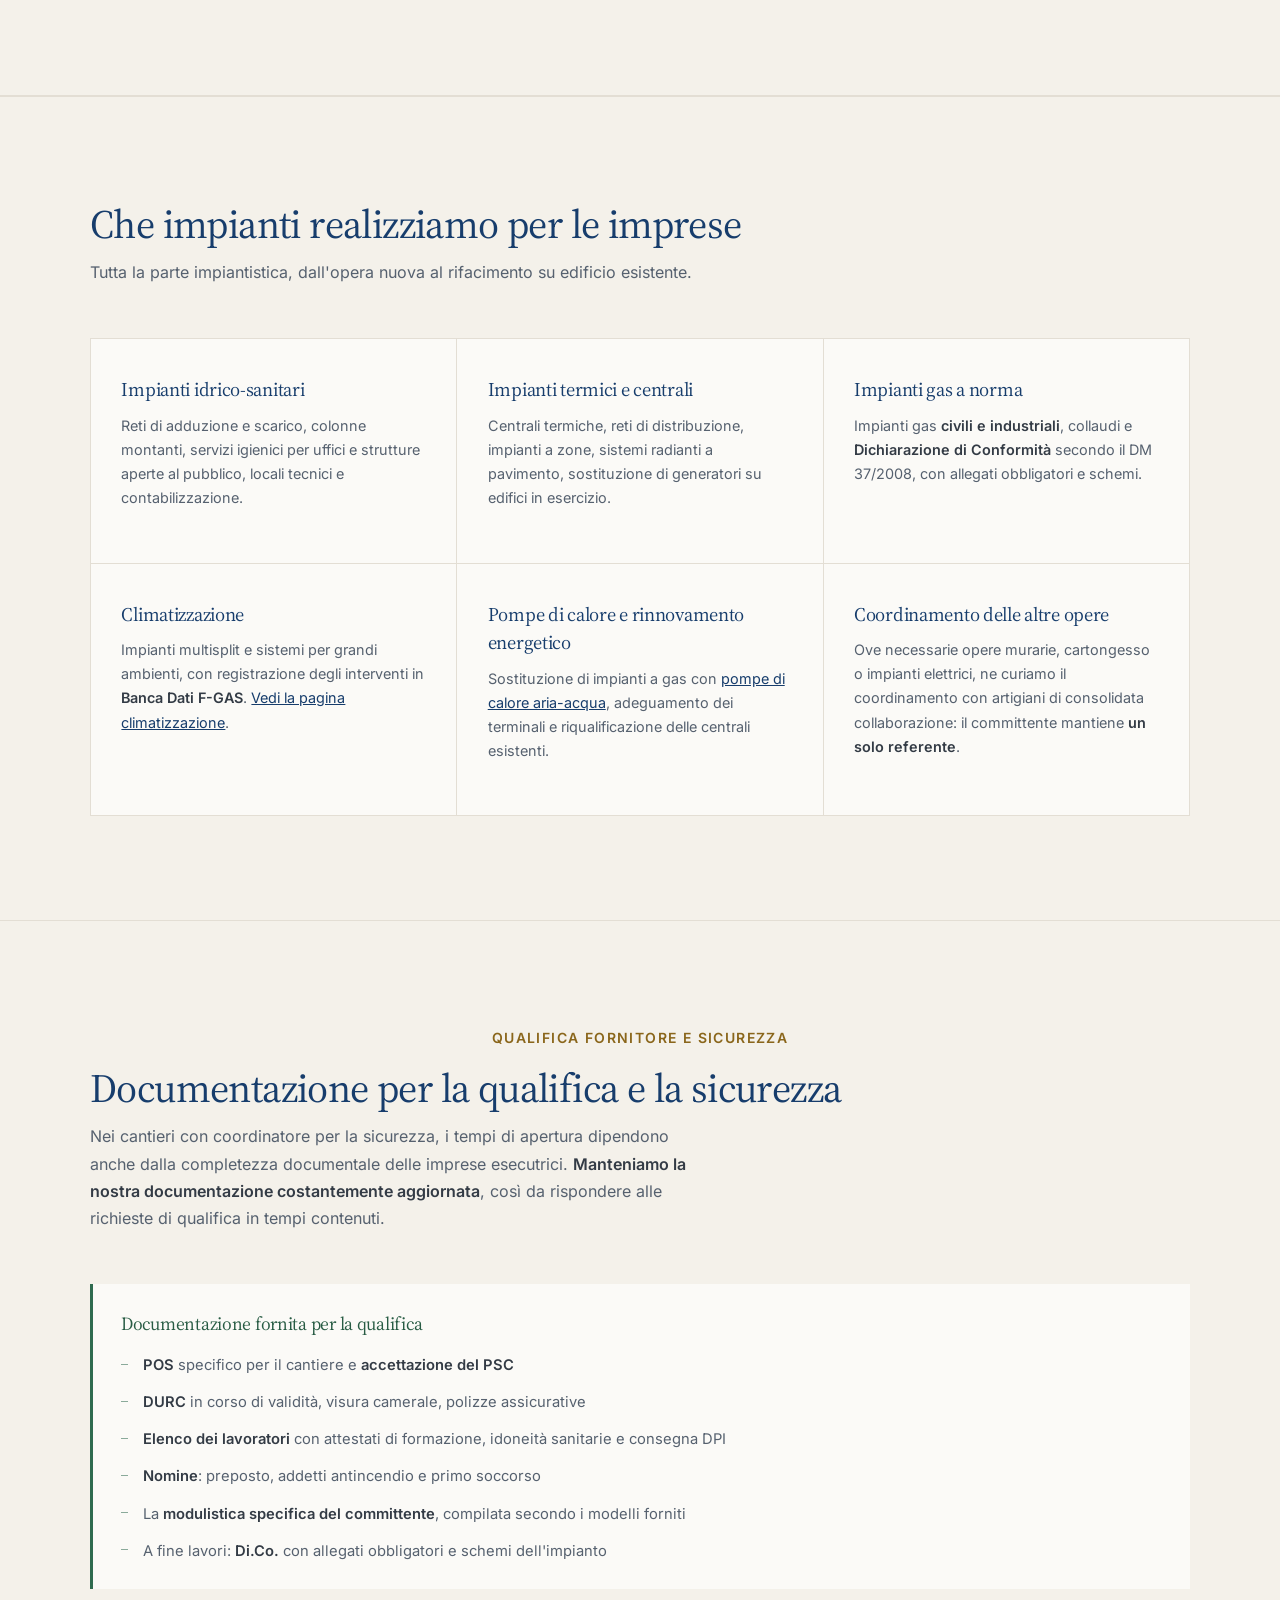
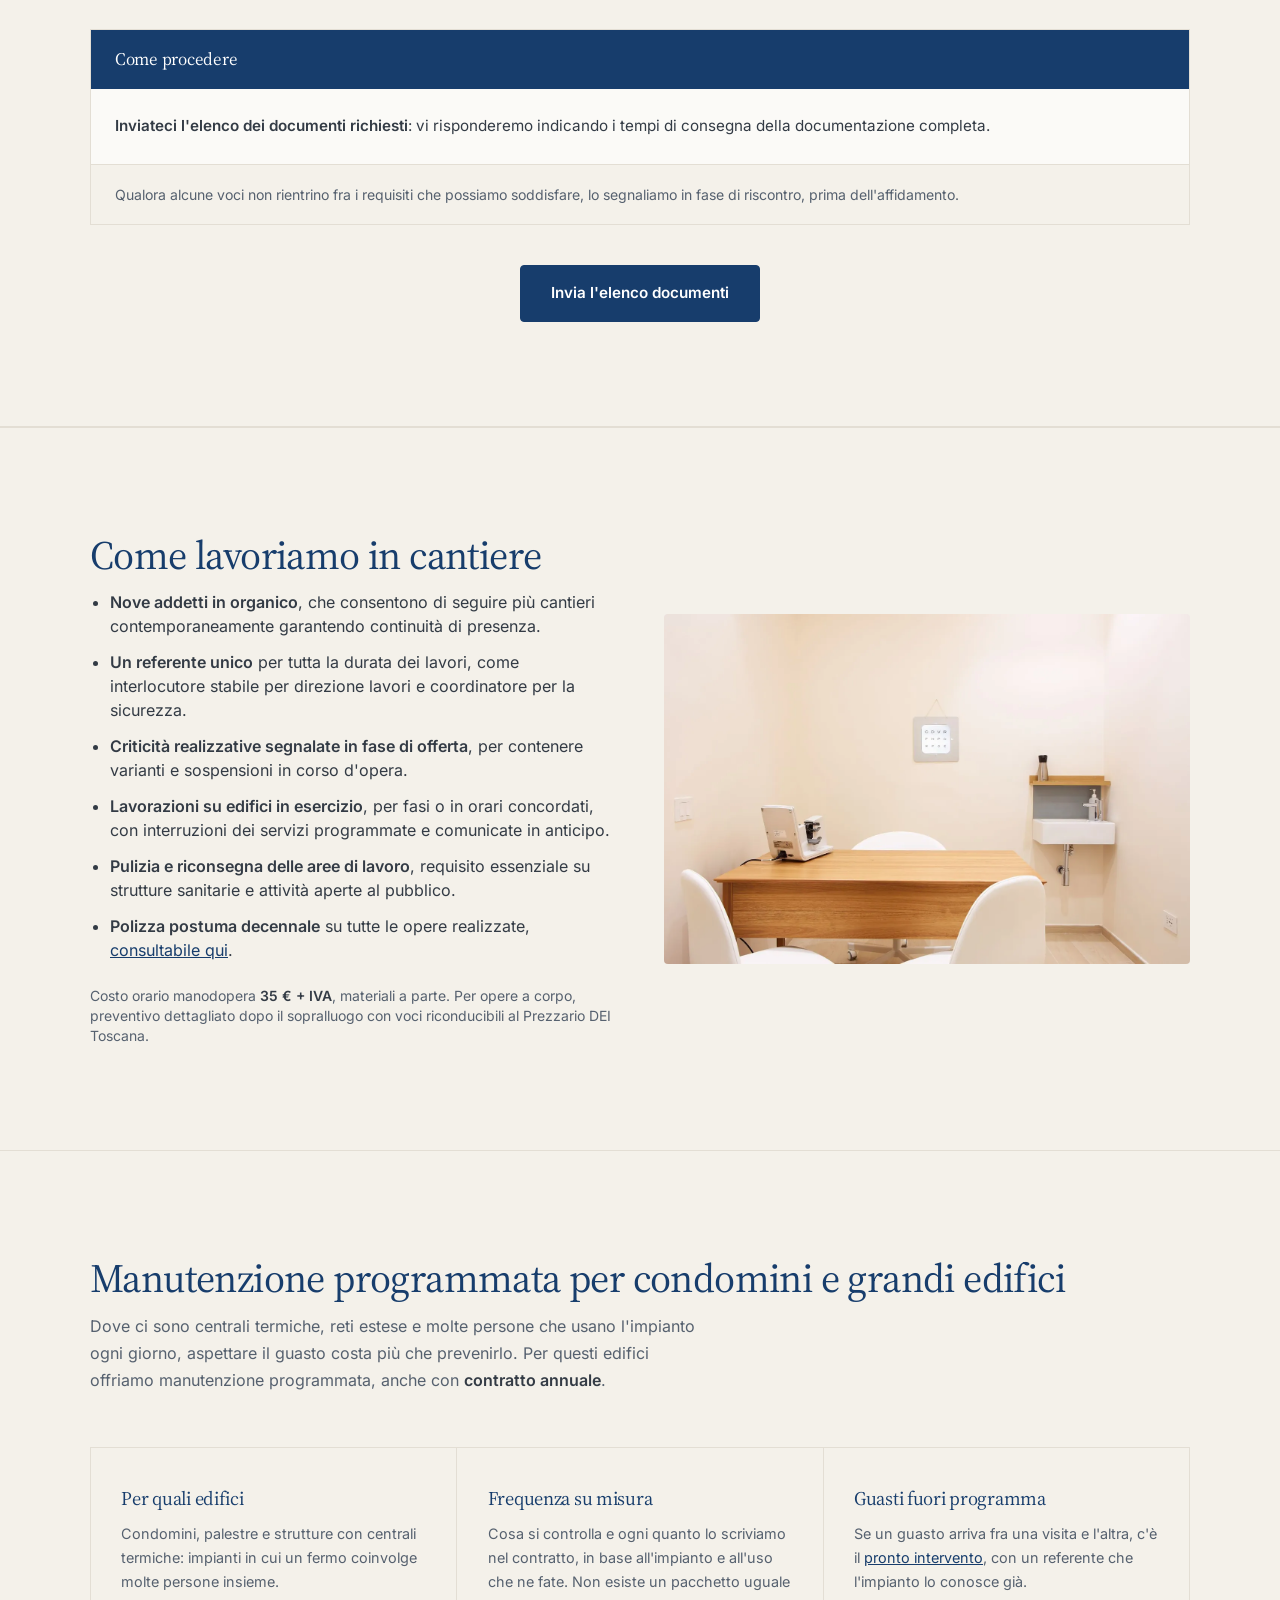
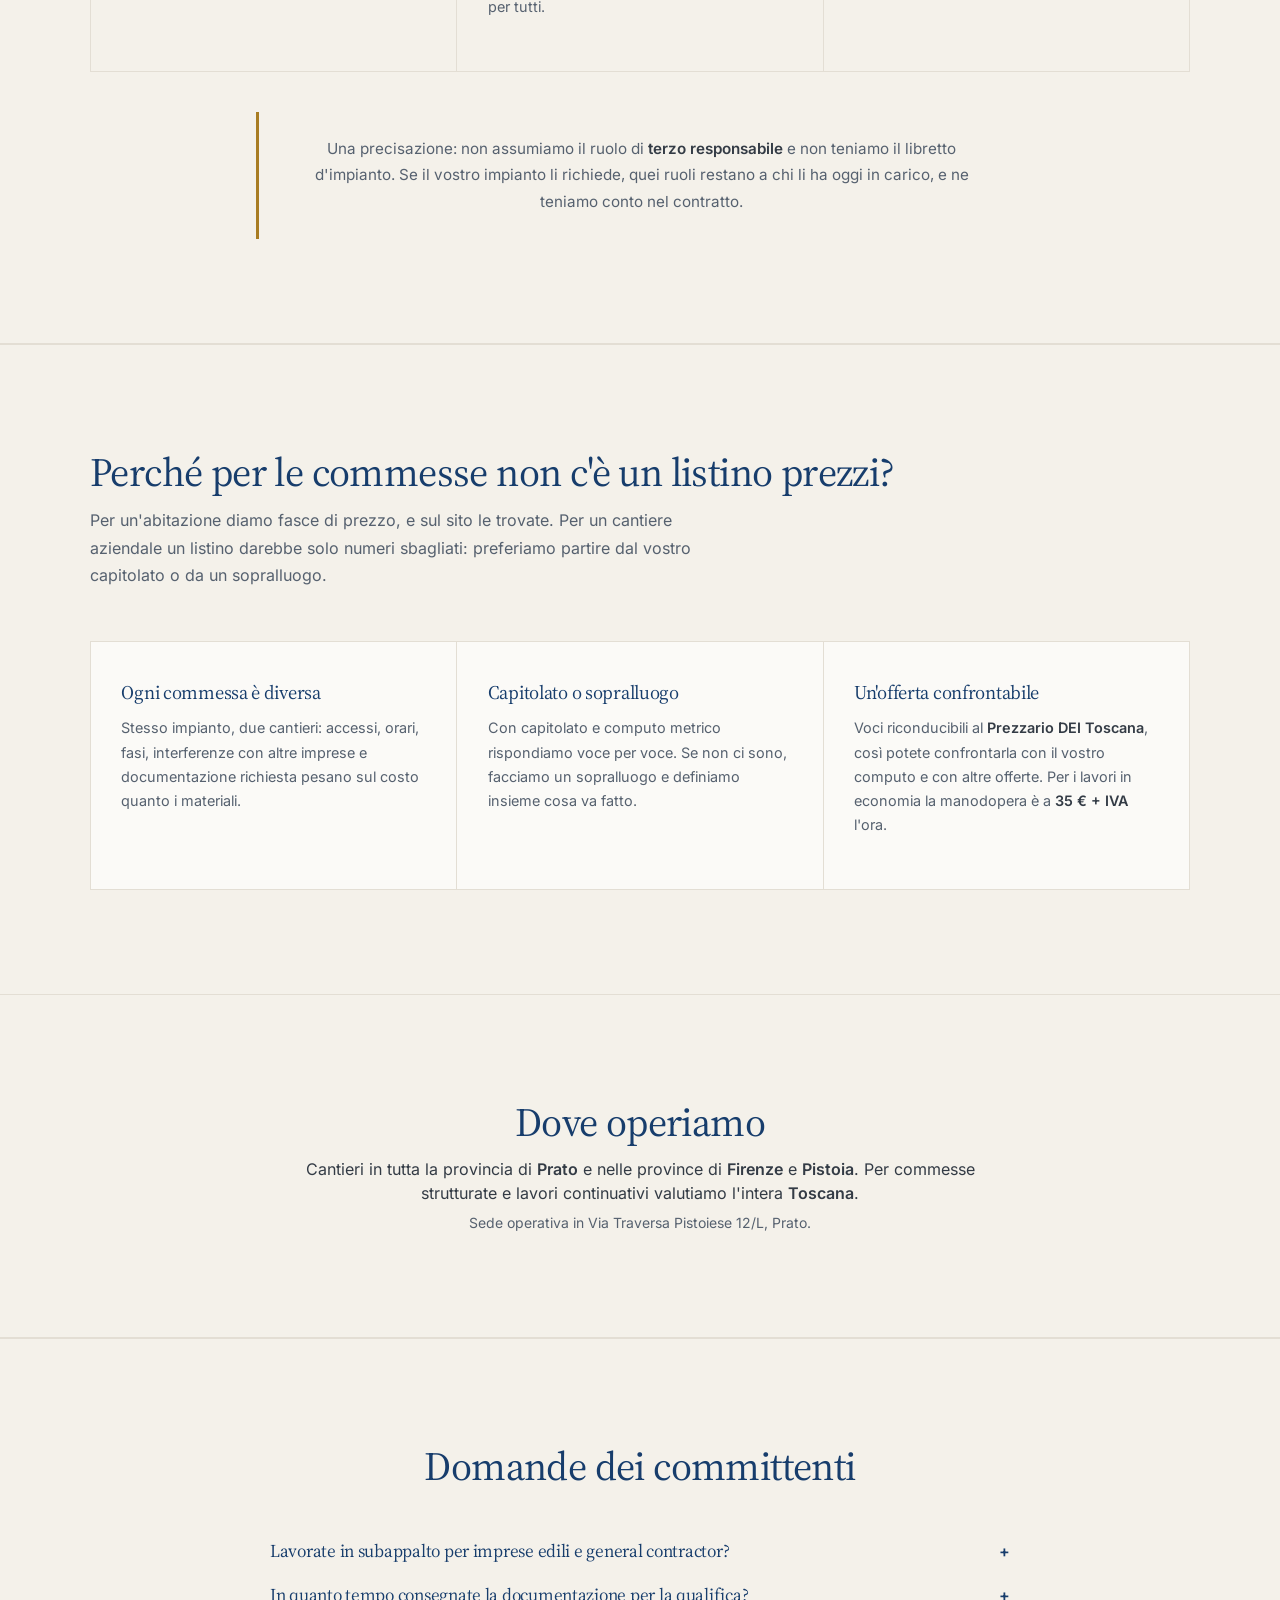
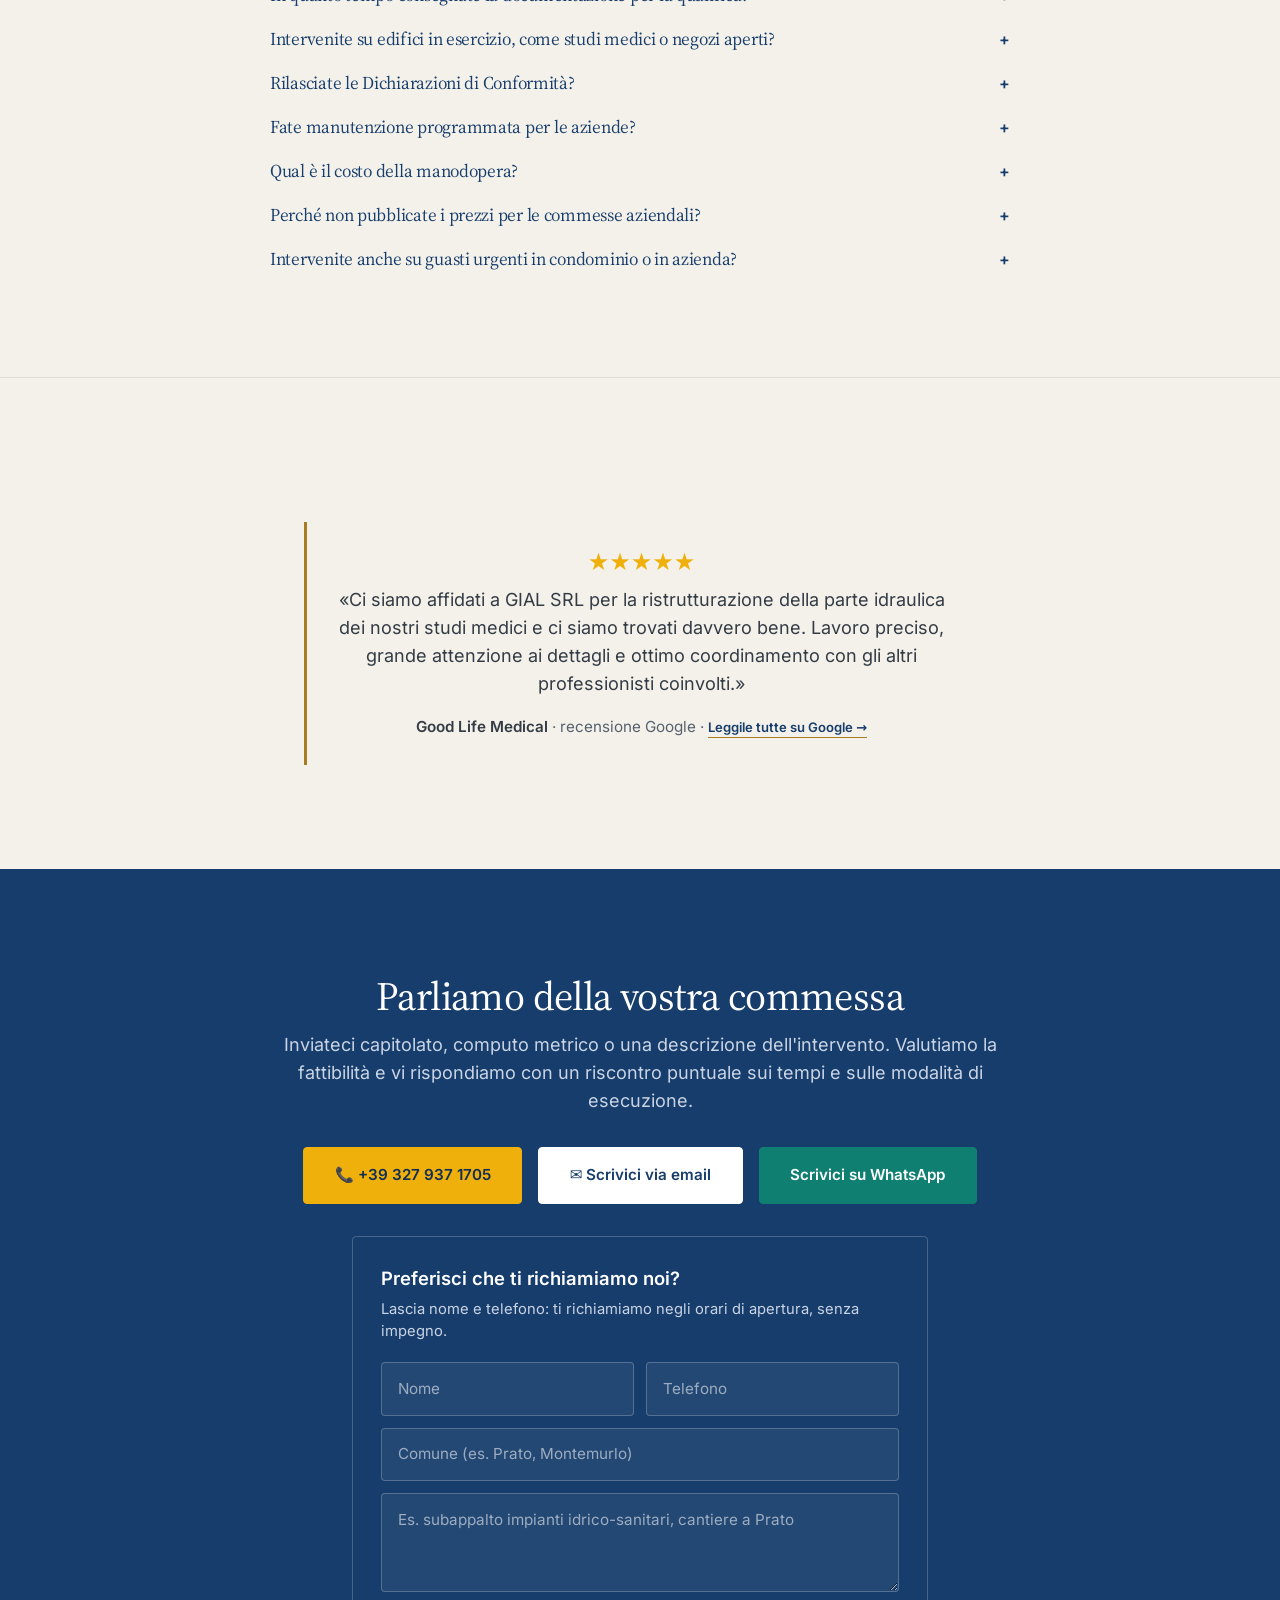
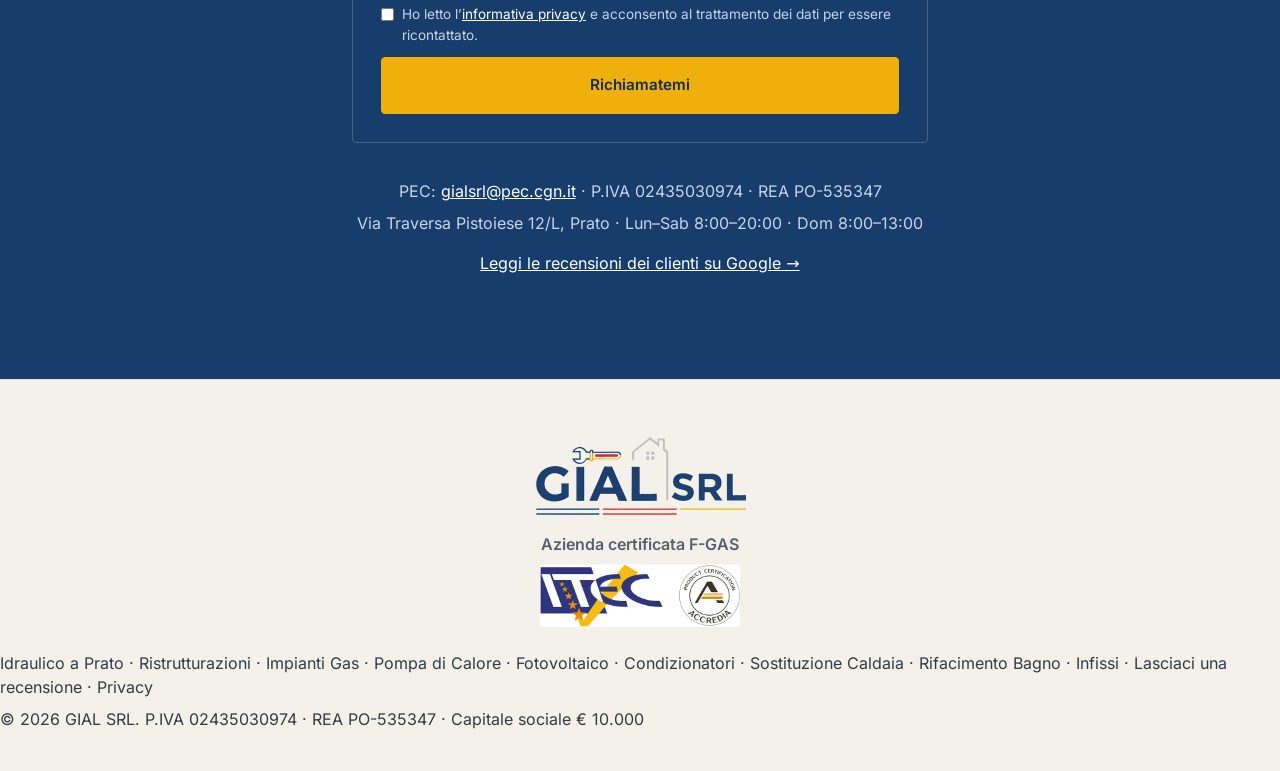
<file: impianti-termoidraulici-aziende-prato/index.html>
<!DOCTYPE html>
<html lang="it" class="scroll-smooth">
<head>
    <meta charset="UTF-8">
    <meta name="viewport" content="width=device-width, initial-scale=1.0, maximum-scale=5, user-scalable=yes">
    <meta name="theme-color" content="#173D6C">
    <meta name="geo.region" content="IT-PO">
    <meta name="geo.placename" content="Prato">

    <title>Impianti Termoidraulici per Aziende a Prato | GIAL SRL</title>
    <meta name="description" content="Impiantistica termoidraulica per aziende, studi e imprese edili a Prato e in Toscana. Subappalti con documentazione completa e polizza decennale." />
    <meta name="robots" content="index, follow, max-snippet:-1, max-image-preview:large" />
    <link rel="canonical" href="https://gialtermoidraulica.it/impianti-termoidraulici-aziende-prato/" />

    <meta property="og:title" content="Impianti Termoidraulici per Aziende a Prato | GIAL SRL" />
    <meta property="og:description" content="Impianti idrico-sanitari, termici, gas e di climatizzazione per aziende, studi professionali e imprese edili. Subappalti con documentazione completa, a Prato e in Toscana." />
    <meta property="og:type" content="website" />
    <meta property="og:url" content="https://gialtermoidraulica.it/impianti-termoidraulici-aziende-prato/" />
    <meta property="og:image" content="https://gialtermoidraulica.it/img/og-image.png" />
    <meta property="og:image:width" content="1200" />
    <meta property="og:image:height" content="630" />
    <meta property="og:image:alt" content="GIAL SRL — termoidraulica e impianti a Prato" />
    <meta name="twitter:card" content="summary_large_image" />
    <meta name="twitter:title" content="Impianti Termoidraulici per Aziende a Prato | GIAL SRL" />
    <meta name="twitter:description" content="Impiantistica termoidraulica per aziende, studi e imprese edili a Prato e in Toscana. Subappalti con documentazione completa e polizza decennale." />
    <meta name="twitter:image" content="https://gialtermoidraulica.it/img/og-image.png" />
    <meta property="og:site_name" content="GIAL SRL" />
    <meta property="og:locale" content="it_IT" />

    <link rel="icon" href="/favicon.ico" sizes="any">
    <link rel="icon" type="image/png" sizes="32x32" href="/favicon-32.png">
    <link rel="icon" type="image/png" sizes="16x16" href="/favicon-16.png">
    <link rel="apple-touch-icon" sizes="180x180" href="/apple-touch-icon.png">
    <link rel="manifest" href="/site.webmanifest">

    <link rel="preload" href="/fonts/source-serif-4-latin.woff2" as="font" type="font/woff2" crossorigin>
    <link rel="preload" href="/fonts/inter-latin.woff2" as="font" type="font/woff2" crossorigin>
    <link rel="stylesheet" href="/css/style.css">
    <link rel="stylesheet" href="/css/gial-studio.css">

    <style>
        /* Utility non presenti nel CSS precompilato (stesso approccio delle altre landing) */
        .flex-wrap { flex-wrap: wrap; }
        .whitespace-nowrap { white-space: nowrap; }
        .border-2 { border-width: 2px; }
        .border-l-4 { border-left-width: 4px; }
        .max-w-2xl { max-width: 42rem; }
        .max-w-5xl { max-width: 64rem; }
        .tracking-widest { letter-spacing: 0.1em; }
        .items-start { align-items: flex-start; }
        .mt-3 { margin-top: 0.75rem; }
        .mt-6 { margin-top: 1.5rem; }
        .mb-1 { margin-bottom: 0.25rem; }
        .mb-3 { margin-bottom: 0.75rem; }
        .py-12 { padding-top: 3rem; padding-bottom: 3rem; }
        .p-5 { padding: 1.25rem; }
        .pl-5 { padding-left: 1.25rem; }
        .text-xs { font-size: 0.75rem; line-height: 1rem; }
        .text-2xl { font-size: 1.5rem; line-height: 2rem; }
        .list-disc { list-style-type: disc; }
        .space-y-3 > :not([hidden]) ~ :not([hidden]) { margin-top: 0.75rem; }
        .bg-green-50 { background-color: #f0fdf4; }
        .border-green-500 { border-color: #22c55e; }
        .text-green-700 { color: #15803d; }
        .hover\:bg-blue-50:hover { background-color: #eff6ff; }
        @media (min-width: 640px) {
          .sm\:flex-row { flex-direction: row; }
        }
        @media (min-width: 768px) {
          .md\:text-left { text-align: left; }
          .md\:justify-start { justify-content: flex-start; }
        }
        .text-accent { color: #b07d10; }
        .py-4 { padding-top: 1rem; padding-bottom: 1rem; }
        .call-bar { position: fixed; left: 0; right: 0; bottom: 0; z-index: 50; }
        @media (min-width: 768px) { .call-bar { display: none; } }
        @media (max-width: 767px) {
            body { padding-bottom: 3.5rem; }
            #cookie-banner { bottom: 4.5rem; }
        }
        @media (prefers-reduced-motion: reduce) {
            html { scroll-behavior: auto !important; }
        }
    </style>

    <script type="application/ld+json">
    {
        "@context": "https://schema.org",
        "@type": "Service",
        "name": "Impianti Termoidraulici per Aziende, Studi e Cantieri — GIAL SRL",
        "serviceType": "Impiantistica termoidraulica per committenti professionali, imprese edili e subappalti",
        "provider": {
            "@type": "Plumber",
            "@id": "https://gialtermoidraulica.it/",
            "name": "GIAL SRL",
            "telephone": "+393279371705",
            "email": "info@gialtermoidraulica.it",
            "address": {
                "@type": "PostalAddress",
                "streetAddress": "Via Traversa Pistoiese 12/L",
                "addressLocality": "Prato",
                "addressRegion": "PO",
                "postalCode": "59100",
                "addressCountry": "IT"
            },
            "numberOfEmployees": {"@type": "QuantitativeValue", "value": 9}
        },
        "areaServed": ["Prato","Firenze","Pistoia","Toscana"],
        "url": "https://gialtermoidraulica.it/impianti-termoidraulici-aziende-prato/",
        "description": "Realizzazione e rifacimento di impianti idrico-sanitari, termici, gas e di climatizzazione per aziende, studi professionali, ambulatori, uffici, negozi e imprese edili a Prato e in Toscana. Nove addetti in organico, lavori in subappalto con documentazione di sicurezza completa, Dichiarazione di Conformità e assicurazione postuma decennale.",
        "hasOfferCatalog": {
            "@type": "OfferCatalog",
            "name": "Impiantistica per committenti professionali",
            "itemListElement": [
                {"@type":"Offer","itemOffered":{"@type":"Service","name":"Impianti idrico-sanitari per edifici commerciali e direzionali"}},
                {"@type":"Offer","itemOffered":{"@type":"Service","name":"Impianti termici, centrali e reti di distribuzione"}},
                {"@type":"Offer","itemOffered":{"@type":"Service","name":"Impianti gas civili e industriali con Dichiarazione di Conformità"}},
                {"@type":"Offer","itemOffered":{"@type":"Service","name":"Climatizzazione per uffici, studi e ambienti commerciali"}},
                {"@type":"Offer","itemOffered":{"@type":"Service","name":"Lavori termoidraulici in subappalto per imprese edili e general contractor"}},
                {"@type":"Offer","itemOffered":{"@type":"Service","name":"Rifacimento impianti in edifici in esercizio"}},
                {"@type":"Offer","itemOffered":{"@type":"Service","name":"Manutenzione programmata per clienti con contratto continuativo"}}
            ]
        }
    }
    </script>
    <script type="application/ld+json">
    {
        "@context": "https://schema.org",
        "@type": "BreadcrumbList",
        "itemListElement": [
            {"@type":"ListItem","position":1,"name":"Home","item":"https://gialtermoidraulica.it/"},
            {"@type":"ListItem","position":2,"name":"Impianti Termoidraulici per Aziende","item":"https://gialtermoidraulica.it/impianti-termoidraulici-aziende-prato/"}
        ]
    }
    </script>
    <script type="application/ld+json">
    {
        "@context": "https://schema.org",
        "@type": "FAQPage",
        "inLanguage": "it-IT",
        "mainEntity": [
            {
                "@type": "Question",
                "name": "Lavorate in subappalto per imprese edili e general contractor?",
                "acceptedAnswer": {
                    "@type": "Answer",
                    "text": "Sì, è una parte importante della nostra attività. Abbiamo operato come impresa esecutrice per committenti strutturati, fra cui Ferrovie dello Stato e CASA S.p.A. Operiamo secondo le procedure dei cantieri con coordinatore per la sicurezza e forniamo POS, accettazione del PSC, DURC in corso di validità, visura camerale, elenco dei lavoratori con formazione e idoneità sanitarie, nomine di preposto, addetti antincendio e primo soccorso, e la modulistica specifica richiesta dal committente."
                }
            },
            {
                "@type": "Question",
                "name": "In quanto tempo consegnate la documentazione per la qualifica?",
                "acceptedAnswer": {
                    "@type": "Answer",
                    "text": "In tempi contenuti, poiché manteniamo la documentazione costantemente aggiornata anziché predisporla alla richiesta. Questo evita che la procedura di qualifica si sospenda in attesa di un DURC in scadenza o di una nomina mancante. Inviateci l'elenco dei documenti richiesti e vi indicheremo i tempi di consegna della documentazione completa."
                }
            },
            {
                "@type": "Question",
                "name": "Intervenite su edifici in esercizio, come studi medici o negozi aperti?",
                "acceptedAnswer": {
                    "@type": "Answer",
                    "text": "Sì, è una parte consistente della nostra attività. Abbiamo realizzato gli impianti di studi medici e ambulatori, contesti in cui pulizia del cantiere, interruzioni programmate dei servizi e rispetto degli orari di apertura rilevano quanto la qualità dell'impianto. Su richiesta operiamo per fasi o in orari concordati, per non sospendere l'attività del committente."
                }
            },
            {
                "@type": "Question",
                "name": "Rilasciate le Dichiarazioni di Conformità?",
                "acceptedAnswer": {
                    "@type": "Answer",
                    "text": "Sì. Siamo abilitati per impianti gas civili e industriali e rilasciamo la Dichiarazione di Conformità (Di.Co.) prevista dal DM 37/2008 con i relativi allegati obbligatori. Siamo inoltre azienda certificata F-GAS tramite ITEC per gli impianti di climatizzazione, con registrazione degli interventi nella Banca Dati nazionale."
                }
            },
            {
                "@type": "Question",
                "name": "Fate manutenzione programmata per le aziende?",
                "acceptedAnswer": {
                    "@type": "Answer",
                    "text": "Sì, su condomini, palestre e strutture con centrali termiche, anche con contratto annuale. Frequenza e controlli si definiscono nel contratto in base all'impianto. Su un impianto che non conosciamo si parte da un sopralluogo, per capire in che stato è prima di impegnarsi."
                }
            },
            {
                "@type": "Question",
                "name": "Qual è il costo della manodopera?",
                "acceptedAnswer": {
                    "@type": "Answer",
                    "text": "Il costo orario di manodopera è di 35 euro più IVA, con i materiali a parte. Per opere a corpo e lavori di cantiere formuliamo un preventivo dettagliato dopo il sopralluogo, con voci riconducibili al Prezzario DEI Toscana."
                }
            },
            {
                "@type": "Question",
                "name": "Perché non pubblicate i prezzi per le commesse aziendali?",
                "acceptedAnswer": {
                    "@type": "Answer",
                    "text": "Perché ogni cantiere ha accessi, fasi, orari e documentazione diversi, e un listino darebbe numeri poco utili. Si parte dal capitolato del committente o da un sopralluogo, con un'offerta per voci riconducibili al Prezzario DEI Toscana."
                }
            },
            {
                "@type": "Question",
                "name": "Intervenite anche su guasti urgenti in condominio o in azienda?",
                "acceptedAnswer": {
                    "@type": "Answer",
                    "text": "Sì, con il pronto intervento. Sulle parti comuni di un condominio GIAL SRL interviene con il via libera dell'amministratore."
                }
            }
        ]
    }
    </script>

    <!-- Cookie consent: carica gtag solo dopo consenso (stessa logica della home) -->
    <script>
        (function(){
                // Consent Mode v2: Analytics parte sempre, ma senza cookie finché il visitatore non accetta
                window.dataLayer = window.dataLayer || [];
                function gtag(){dataLayer.push(arguments);} window.gtag = gtag;
                var _gc = (document.cookie.match(/(?:^|; )gial_cookie_consent=([^;]*)/) || [])[1];
                gtag('consent', 'default', {'analytics_storage': _gc === 'granted' ? 'granted' : 'denied', 'ad_storage': 'denied', 'ad_user_data': 'denied', 'ad_personalization': 'denied'});
                gtag('js', new Date()); gtag('config', 'G-4QWQKJ6TL6');
                var _gs = document.createElement('script'); _gs.async = true; _gs.src = 'https://www.googletagmanager.com/gtag/js?id=G-4QWQKJ6TL6'; document.head.appendChild(_gs);
                if (_gc === 'granted') window.gtagLoaded = true;
            
            function setCookie(name,value,days){
                var d=new Date();
                d.setTime(d.getTime()+days*24*60*60*1000);
                var expires = "expires="+d.toUTCString();
                var s=name+"="+value+";"+expires+";path=/;SameSite=Lax";
                if(location.protocol==='https:') s += ";Secure";
                document.cookie = s;
            }
            function getCookie(name){var m=document.cookie.split('; ').find(row=>row.startsWith(name+'=')); return m?m.split('=')[1]:null;}
            function loadGtag(){ if(window.gtagLoaded) return; window.gtagLoaded = true; window.gtag('consent', 'update', {'analytics_storage': 'granted'}); }
            window.GIALCookieConsent = {
                accept: function(){ setCookie('gial_cookie_consent','granted',365); loadGtag(); var b=document.getElementById('cookie-banner'); if(b) b.classList.add('hidden');},
                decline: function(){ setCookie('gial_cookie_consent','denied',365); var b=document.getElementById('cookie-banner'); if(b) b.classList.add('hidden');}
            };
            function updateCookieBanner() {
                var consent = getCookie('gial_cookie_consent');
                var b = document.getElementById('cookie-banner');
                if (consent) {
                    if (b) b.classList.add('hidden');
                    if (consent === 'granted') loadGtag();
                } else {
                    if (b) b.classList.remove('hidden');
                }
            }
            document.addEventListener('DOMContentLoaded', updateCookieBanner);
        })();
    </script>
</head>
<body class="bg-gray-50 text-gray-800">
    <a href="#main-content" class="skip-link">Salta al contenuto</a>

    <!-- Banner consenso cookie -->
    <div id="cookie-banner" class="fixed bottom-4 left-4 right-4 md:left-auto md:right-6 md:max-w-lg bg-white border border-gray-200 shadow-lg rounded-lg p-4 flex items-center gap-4 z-50 hidden">
        <div class="flex-1 text-sm text-gray-700">Usiamo cookie per analisi e per migliorare l'esperienza. Puoi <strong>accettare</strong> i cookie per abilitare Google Analytics o <strong>rifiutarli</strong>. <a href="/#privacy" class="">Leggi la privacy</a></div>
        <div class="flex gap-2">
            <button onclick="GIALCookieConsent.accept()" class="g-btn g-btn-primary" style="padding:.55rem 1rem;font-size:.85rem">Accetta</button>
            <button onclick="GIALCookieConsent.decline()" class="g-btn g-btn-outline" style="padding:.55rem 1rem;font-size:.85rem">Rifiuta</button>
        </div>
    </div>

    <nav class="g-nav fixed w-full z-50" aria-label="Menu principale">
        <div class="g-wrap pt-2 flex flex-col">
            <div class="w-full flex justify-between items-center pb-2">
            <a href="/" class="inline-block align-middle" aria-label="Homepage GIAL SRL">
                <img src="/img/gial-logo-rettangolo-nosfondo.webp" width="527" height="197" alt="Logo GIAL Termoidraulica Prato" style="height:52px; width:auto;" fetchpriority="high">
            </a>
            <div class="hidden md:flex space-x-8 items-center">
                <a href="/" class="g-nav-link">Home</a>
                <a href="#cosa-facciamo" class="g-nav-link">Cosa realizziamo</a>
                <a href="#subappalto" class="g-nav-link">Subappalti</a>
                <a href="#cantiere" class="g-nav-link">In cantiere</a>
                <a href="#faq-aziende" class="g-nav-link">FAQ</a>
            </div>
            <div class="flex items-center gap-2">
                <button id="mobileMenuBtn" class="md:hidden p-2 text-gray-600 hover:bg-gray-100 transition focus:outline-none" style="border-radius:4px" aria-label="Apri menu di navigazione" aria-expanded="false" aria-controls="mobileMenu">
                    <svg id="hamburgerIcon" xmlns="http://www.w3.org/2000/svg" class="h-6 w-6" fill="none" viewBox="0 0 24 24" stroke="currentColor" stroke-width="2">
                        <path stroke-linecap="round" stroke-linejoin="round" d="M4 6h16M4 12h16M4 18h16" />
                    </svg>
                    <svg id="closeMenuIcon" xmlns="http://www.w3.org/2000/svg" class="h-6 w-6 hidden" fill="none" viewBox="0 0 24 24" stroke="currentColor" stroke-width="2">
                        <path stroke-linecap="round" stroke-linejoin="round" d="M6 18L18 6M6 6l12 12" />
                    </svg>
                </button>
            <a href="tel:+393279371705" onclick="if(window.gtag){ gtag('event','click_call',{'posizione':'nav_aziende'}); }" class="g-nav-phone" aria-label="Chiama ora GIAL SRL"><span class="g-nav-txt">Chiama ora</span><span class="g-nav-num">📞 327 937 1705</span></a>
            </div>
        </div>
            <div id="mobileMenu" class="hidden md:hidden border-t border-gray-200 py-2" role="navigation" aria-label="Menu mobile">
                <div class="flex flex-col">
                    <a href="/" class="px-4 py-3 text-gray-700 hover:bg-gray-50 font-medium transition">Home</a>
                    <a href="#cosa-facciamo" class="px-4 py-3 text-gray-700 hover:bg-gray-50 font-medium transition">Cosa realizziamo</a>
                    <a href="#subappalto" class="px-4 py-3 text-gray-700 hover:bg-gray-50 font-medium transition">Subappalti</a>
                    <a href="#cantiere" class="px-4 py-3 text-gray-700 hover:bg-gray-50 font-medium transition">In cantiere</a>
                    <a href="#faq-aziende" class="px-4 py-3 text-gray-700 hover:bg-gray-50 font-medium transition">FAQ</a>
                    <p class="gial-mob-label">Tutti i servizi</p>
                    <a href="/ristrutturazioni-chiavi-in-mano-prato/" class="px-4 py-3 text-gray-700 hover:bg-gray-50 font-medium transition">Ristrutturazioni chiavi in mano</a>
                    <a href="/pompa-di-calore-prato/" class="px-4 py-3 text-gray-700 hover:bg-gray-50 font-medium transition">Pompe di calore</a>
                    <a href="/impianto-fotovoltaico-prato/" class="px-4 py-3 text-gray-700 hover:bg-gray-50 font-medium transition">Impianto fotovoltaico</a>
                    <a href="/installazione-condizionatori-prato/" class="px-4 py-3 text-gray-700 hover:bg-gray-50 font-medium transition">Installazione condizionatori</a>
                    <a href="/sostituzione-caldaia-prato/" class="px-4 py-3 text-gray-700 hover:bg-gray-50 font-medium transition">Sostituzione caldaia</a>
                    <a href="/impianti-gas-prato/" class="px-4 py-3 text-gray-700 hover:bg-gray-50 font-medium transition">Impianti gas a norma</a>
                    <a href="/rifacimento-bagno-prato/" class="px-4 py-3 text-gray-700 hover:bg-gray-50 font-medium transition">Rifacimento bagno</a>
                    <a href="/infissi-serramenti-prato/" class="px-4 py-3 text-gray-700 hover:bg-gray-50 font-medium transition">Infissi e serramenti</a>
                    <a href="/pronto-intervento-idraulico-prato/" class="px-4 py-3 text-gray-700 hover:bg-gray-50 font-medium transition">Pronto intervento idraulico</a>
                    <a href="/guide/quanto-costa-ristrutturare-casa-prato/" class="px-4 py-3 text-gray-700 hover:bg-gray-50 font-medium transition">Guida ai costi</a>
                    <p class="gial-mob-label">Azienda</p>
                    <a href="/#chi-siamo" class="px-4 py-3 text-gray-700 hover:bg-gray-50 font-medium transition">Chi siamo</a>
                    <a href="/#contatti" class="px-4 py-3 text-gray-700 hover:bg-gray-50 font-medium transition">Contatti</a>
                </div>
            </div>
        </div>
    </nav>
    <script>
    // Menu mobile: stesso comportamento della home
    (function() {
        var btn = document.getElementById('mobileMenuBtn');
        var menu = document.getElementById('mobileMenu');
        var hamburger = document.getElementById('hamburgerIcon');
        var closeIcon = document.getElementById('closeMenuIcon');
        if (!btn || !menu) return;
        btn.addEventListener('click', function() {
            var isOpen = !menu.classList.contains('hidden');
            menu.classList.toggle('hidden');
            hamburger.classList.toggle('hidden');
            closeIcon.classList.toggle('hidden');
            btn.setAttribute('aria-expanded', String(!isOpen));
        });
        menu.querySelectorAll('a').forEach(function(link) {
            link.addEventListener('click', function() {
                menu.classList.add('hidden');
                hamburger.classList.remove('hidden');
                closeIcon.classList.add('hidden');
                btn.setAttribute('aria-expanded', 'false');
            });
        });
    })();
    </script>


    <header class="g-hero g-hero--center g-hero--crumbed">
        <div class="g-wrap-narrow">
            <nav class="g-crumbs" aria-label="Percorso di navigazione"><a href="/">Home</a> <span>/</span> Impianti per aziende</nav>
            <p class="g-eyebrow">Prato e Toscana &middot; committenti professionali</p>
            <h1 class="g-h1">Impianti termoidraulici per aziende a Prato, con i documenti gi&agrave; pronti</h1>
            <p class="g-lead">Impianti idrico-sanitari, termici, gas e di climatizzazione per <strong>studi professionali, uffici, attività commerciali e imprese edili</strong>. Nove addetti in organico, documentazione di sicurezza aggiornata, Dichiarazione di Conformità e <strong>polizza postuma decennale</strong>.</p>
            <div class="flex flex-col sm:flex-row gap-4 justify-center mb-4">
                <a href="tel:+393279371705" onclick="if(window.gtag){ gtag('event','click_call',{'posizione':'hero_aziende'}); }" class="g-btn g-btn-primary">📞 327 937 1705</a>
                <a href="mailto:info@gialtermoidraulica.it?subject=Richiesta%20impianti%20-%20committente%20professionale" onclick="if(window.gtag){ gtag('event','click_email',{'posizione':'hero_aziende'}); }" class="bg-white text-blue-600 border-2 border-blue-600 px-8 py-3 rounded-lg font-bold text-lg hover:bg-blue-50 transition">Invia il capitolato</a>
            </div>
            <p class="text-sm text-gray-500">Per le procedure di qualifica fornitore, inviateci l'elenco dei documenti richiesti: riceverete un riscontro sui tempi di consegna.</p>
        </div>
    </header>

    <main id="main-content">

    <section id="chi-ci-chiama" class="g-section g-section--alt" aria-labelledby="chi-heading">
        <div class="g-wrap">
            <h2 class="g-h2" id="chi-heading">I nostri committenti</h2>
            <p class="g-h2-sub g-head-end">Da quasi cinquant'anni di attività artigianale, e come GIAL SRL dal 2018, operiamo per committenti che richiedono continuità di presenza, documentazione conforme e rispetto dei tempi concordati.</p>
            <div class="g-grid-hair g-grid-hair--3">
                <div class="g-card">
                    <h3 class="">Imprese edili e general contractor</h3>
                    <p class="text-gray-600 text-sm">Operiamo come impresa esecutrice per la parte termoidraulica, con documentazione conforme alle procedure di cantiere e rispetto del cronoprogramma concordato con la direzione lavori.</p>
                </div>
                <div class="g-card">
                    <h3 class="">Studi medici e ambulatori</h3>
                    <p class="text-gray-600 text-sm">Impianti idrici e di climatizzazione per strutture sanitarie, con particolare attenzione a igiene, silenziosità e continuità del servizio. Disponiamo di referenze verificabili nel settore.</p>
                </div>
                <div class="g-card">
                    <h3 class="">Enti e gestori immobiliari</h3>
                    <p class="text-gray-600 text-sm">Abbiamo operato per committenti strutturati quali <strong>Ferrovie dello Stato</strong> e <strong>CASA S.p.A.</strong>, con le procedure di qualifica e i controlli che tali rapporti comportano.</p>
                </div>
                <div class="g-card">
                    <h3 class="">Uffici, negozi e attività</h3>
                    <p class="text-gray-600 text-sm">Nuovi allestimenti e rifacimenti in locali commerciali e direzionali, con lavorazioni articolate per fasi o in orari concordati, per limitare l'interferenza con l'attività.</p>
                </div>
                <div class="g-card">
                    <h3 class="">Amministratori di condominio</h3>
                    <p class="text-gray-600 text-sm">Rifacimento di colonne montanti e di scarico, centrali termiche, reti di distribuzione. Preventivi leggibili in assemblea e un referente unico per tutta la durata dei lavori.</p>
                </div>
                <div class="g-card">
                    <h3 class="">Progettisti e studi tecnici</h3>
                    <p class="text-gray-600 text-sm">Esecuzione conforme al progetto, con segnalazione delle criticità realizzative già in fase di offerta, così da contenere le varianti in corso d'opera.</p>
                </div>
            </div>
        </div>
    </section>

    <section id="cosa-facciamo" class="g-section g-section--line" aria-labelledby="cosa-heading">
        <div class="g-wrap">
            <h2 class="g-h2" id="cosa-heading">Che impianti realizziamo per le imprese</h2>
            <p class="g-h2-sub g-head-end">Tutta la parte impiantistica, dall'opera nuova al rifacimento su edificio esistente.</p>
            <div class="g-grid-hair g-grid-hair--3">
                <div class="g-card">
                    <h3 class="">Impianti idrico-sanitari</h3>
                    <p class="text-gray-600 text-sm">Reti di adduzione e scarico, colonne montanti, servizi igienici per uffici e strutture aperte al pubblico, locali tecnici e contabilizzazione.</p>
                </div>
                <div class="g-card">
                    <h3 class="">Impianti termici e centrali</h3>
                    <p class="text-gray-600 text-sm">Centrali termiche, reti di distribuzione, impianti a zone, sistemi radianti a pavimento, sostituzione di generatori su edifici in esercizio.</p>
                </div>
                <div class="g-card">
                    <h3 class="">Impianti gas a norma</h3>
                    <p class="text-gray-600 text-sm">Impianti gas <strong>civili e industriali</strong>, collaudi e <strong>Dichiarazione di Conformità</strong> secondo il DM 37/2008, con allegati obbligatori e schemi.</p>
                </div>
                <div class="g-card">
                    <h3 class="">Climatizzazione</h3>
                    <p class="text-gray-600 text-sm">Impianti multisplit e sistemi per grandi ambienti, con registrazione degli interventi in <strong>Banca Dati F-GAS</strong>. <a href="/installazione-condizionatori-prato/" class="text-blue-600 underline">Vedi la pagina climatizzazione</a>.</p>
                </div>
                <div class="g-card">
                    <h3 class="">Pompe di calore e rinnovamento energetico</h3>
                    <p class="text-gray-600 text-sm">Sostituzione di impianti a gas con <a href="/pompa-di-calore-prato/" class="text-blue-600 underline">pompe di calore aria-acqua</a>, adeguamento dei terminali e riqualificazione delle centrali esistenti.</p>
                </div>
                <div class="g-card">
                    <h3 class="">Coordinamento delle altre opere</h3>
                    <p class="text-gray-600 text-sm">Ove necessarie opere murarie, cartongesso o impianti elettrici, ne curiamo il coordinamento con artigiani di consolidata collaborazione: il committente mantiene <strong>un solo referente</strong>.</p>
                </div>
            </div>
        </div>
    </section>

    <section id="subappalto" class="g-section g-section--alt" aria-labelledby="subappalto-heading">
        <div class="g-wrap">
            <div class="text-center mb-4">
                <span class="text-sm font-semibold text-accent uppercase tracking-widest">Qualifica fornitore e sicurezza</span>
            </div>
            <h2 class="g-h2" id="subappalto-heading">Documentazione per la qualifica e la sicurezza</h2>
            <p class="g-h2-sub g-head-end">Nei cantieri con coordinatore per la sicurezza, i tempi di apertura dipendono anche dalla completezza documentale delle imprese esecutrici. <strong>Manteniamo la nostra documentazione costantemente aggiornata</strong>, così da rispondere alle richieste di qualifica in tempi contenuti.</p>
            <div class="g-callout g-callout--si" style="margin-bottom:2.5rem">
                <h3 class="font-bold mb-3 text-green-700">Documentazione fornita per la qualifica</h3>
                <ul class="list-disc pl-5 space-y-3 text-gray-700 text-sm">
                    <li><strong>POS</strong> specifico per il cantiere e <strong>accettazione del PSC</strong></li>
                    <li><strong>DURC</strong> in corso di validità, visura camerale, polizze assicurative</li>
                    <li><strong>Elenco dei lavoratori</strong> con attestati di formazione, idoneità sanitarie e consegna DPI</li>
                    <li><strong>Nomine</strong>: preposto, addetti antincendio e primo soccorso</li>
                    <li>La <strong>modulistica specifica del committente</strong>, compilata secondo i modelli forniti</li>
                    <li>A fine lavori: <strong>Di.Co.</strong> con allegati obbligatori e schemi dell'impianto</li>
                </ul>
            </div>
            <div class="g-panel">
                <div class="g-panel-head">
                    <h3 class="font-bold text-white text-lg">Come procedere</h3>
                </div>
                <div class="g-panel-body">
                    <p class="text-gray-700 text-sm"><strong>Inviateci l'elenco dei documenti richiesti</strong>: vi risponderemo indicando i tempi di consegna della documentazione completa.</p>
                </div>
                <div class="g-panel-foot">
                    <p class="text-gray-600 text-sm">Qualora alcune voci non rientrino fra i requisiti che possiamo soddisfare, lo segnaliamo in fase di riscontro, prima dell'affidamento.</p>
                </div>
            </div>
            <div class="text-center mt-10">
                <a href="mailto:info@gialtermoidraulica.it?subject=Elenco%20documenti%20per%20qualifica%20fornitore" onclick="if(window.gtag){ gtag('event','click_email',{'posizione':'sezione_subappalto'}); }" class="g-btn g-btn-primary">Invia l'elenco documenti</a>
            </div>
        </div>
    </section>

    <section id="cantiere" class="g-section g-section--line" aria-labelledby="cantiere-heading">
        <div class="g-wrap">
            <div class="grid md:grid-cols-2 gap-12 items-center">
                <div>
                    <h2 class="g-h2" id="cantiere-heading">Come lavoriamo in cantiere</h2>
                    <ul class="list-disc pl-5 space-y-3 text-gray-700 mb-6">
                        <li><strong>Nove addetti in organico</strong>, che consentono di seguire più cantieri contemporaneamente garantendo continuità di presenza.</li>
                        <li><strong>Un referente unico</strong> per tutta la durata dei lavori, come interlocutore stabile per direzione lavori e coordinatore per la sicurezza.</li>
                        <li><strong>Criticità realizzative segnalate in fase di offerta</strong>, per contenere varianti e sospensioni in corso d'opera.</li>
                        <li><strong>Lavorazioni su edifici in esercizio</strong>, per fasi o in orari concordati, con interruzioni dei servizi programmate e comunicate in anticipo.</li>
                        <li><strong>Pulizia e riconsegna delle aree di lavoro</strong>, requisito essenziale su strutture sanitarie e attività aperte al pubblico.</li>
                        <li><strong>Polizza postuma decennale</strong> su tutte le opere realizzate, <a href="/doc/polizza-gial.pdf" target="_blank" rel="noopener noreferrer" class="text-blue-600 underline">consultabile qui</a>.</li>
                    </ul>
                    <p class="text-gray-500 text-sm">Costo orario manodopera <strong>35 € + IVA</strong>, materiali a parte. Per opere a corpo, preventivo dettagliato dopo il sopralluogo con voci riconducibili al Prezzario DEI Toscana.</p>
                </div>
                <div style="border-radius:4px;overflow:hidden">
                    <img src="/img/lavori/studio-medico-ambulatorio.webp" width="1400" height="933" alt="Impianti realizzati da GIAL SRL in un ambulatorio a Prato" class="object-cover w-full h-full" loading="lazy">
                </div>
            </div>
        </div>
    </section>

    <section id="manutenzione" class="g-section g-section--alt" aria-labelledby="manutenzione-heading">
        <div class="g-wrap">
            <h2 class="g-h2" id="manutenzione-heading">Manutenzione programmata per condomini e grandi edifici</h2>
            <p class="g-h2-sub g-head-end">Dove ci sono centrali termiche, reti estese e molte persone che usano l&#39;impianto ogni giorno, aspettare il guasto costa più che prevenirlo. Per questi edifici offriamo manutenzione programmata, anche con <strong>contratto annuale</strong>.</p>
            <div class="g-grid-hair g-grid-hair--3" style="margin-bottom:2.5rem">
                <div class="g-card">
                    <h3 class="">Per quali edifici</h3>
                    <p class="text-gray-600 text-sm">Condomini, palestre e strutture con centrali termiche: impianti in cui un fermo coinvolge molte persone insieme.</p>
                </div>
                <div class="g-card">
                    <h3 class="">Frequenza su misura</h3>
                    <p class="text-gray-600 text-sm">Cosa si controlla e ogni quanto lo scriviamo nel contratto, in base all&#39;impianto e all&#39;uso che ne fate. Non esiste un pacchetto uguale per tutti.</p>
                </div>
                <div class="g-card">
                    <h3 class="">Guasti fuori programma</h3>
                    <p class="text-gray-600 text-sm">Se un guasto arriva fra una visita e l&#39;altra, c&#39;è il <a href="/pronto-intervento-idraulico-prato/" class="text-blue-600 underline">pronto intervento</a>, con un referente che l&#39;impianto lo conosce già.</p>
                </div>
            </div>
            <div class="g-note text-center" style="max-width:48rem;margin-left:auto;margin-right:auto">
                <p class="text-gray-600 text-sm">Una precisazione: non assumiamo il ruolo di <strong>terzo responsabile</strong> e non teniamo il libretto d&#39;impianto. Se il vostro impianto li richiede, quei ruoli restano a chi li ha oggi in carico, e ne teniamo conto nel contratto.</p>
            </div>
        </div>
    </section>

    <section id="capitolato" class="g-section g-section--line" aria-labelledby="capitolato-heading">
        <div class="g-wrap">
            <h2 class="g-h2" id="capitolato-heading">Perché per le commesse non c&#39;è un listino prezzi?</h2>
            <p class="g-h2-sub g-head-end">Per un&#39;abitazione diamo fasce di prezzo, e sul sito le trovate. Per un cantiere aziendale un listino darebbe solo numeri sbagliati: preferiamo partire dal vostro capitolato o da un sopralluogo.</p>
            <div class="g-grid-hair g-grid-hair--3">
                <div class="g-card">
                    <h3 class="">Ogni commessa è diversa</h3>
                    <p class="text-gray-600 text-sm">Stesso impianto, due cantieri: accessi, orari, fasi, interferenze con altre imprese e documentazione richiesta pesano sul costo quanto i materiali.</p>
                </div>
                <div class="g-card">
                    <h3 class="">Capitolato o sopralluogo</h3>
                    <p class="text-gray-600 text-sm">Con capitolato e computo metrico rispondiamo voce per voce. Se non ci sono, facciamo un sopralluogo e definiamo insieme cosa va fatto.</p>
                </div>
                <div class="g-card">
                    <h3 class="">Un&#39;offerta confrontabile</h3>
                    <p class="text-gray-600 text-sm">Voci riconducibili al <strong>Prezzario DEI Toscana</strong>, così potete confrontarla con il vostro computo e con altre offerte. Per i lavori in economia la manodopera è a <strong>35 € + IVA</strong> l&#39;ora.</p>
                </div>
            </div>
        </div>
    </section>

    <section id="zone" class="g-section g-section--alt" aria-labelledby="zone-heading">
        <div class="g-wrap-narrow text-center">
            <h2 class="g-h2" id="zone-heading">Dove operiamo</h2>
            <p class="text-gray-700 mb-2">Cantieri in tutta la provincia di <strong>Prato</strong> e nelle province di <strong>Firenze</strong> e <strong>Pistoia</strong>. Per commesse strutturate e lavori continuativi valutiamo l'intera <strong>Toscana</strong>.</p>
            <p class="text-gray-500 text-sm">Sede operativa in Via Traversa Pistoiese 12/L, Prato.</p>
        </div>
    </section>

    <section id="faq-aziende" class="g-section g-section--line">
        <div class="g-wrap-narrow">
            <div class="text-center mb-12">
                <h2 class="g-h2">Domande dei committenti</h2>
            </div>
            <div class="space-y-4">
                <details class="group [&_summary::-webkit-details-marker]:hidden cursor-pointer">
                    <summary class="flex items-center justify-between gap-1.5 text-gray-900">
                        <h3 class="text-lg font-bold">Lavorate in subappalto per imprese edili e general contractor?</h3>
                        <span class="shrink-0 text-blue-600 font-bold" aria-hidden="true">+</span>
                    </summary>
                    <p class="mt-4 leading-relaxed text-gray-700">Sì, è una parte importante della nostra attività. Abbiamo operato come impresa esecutrice per committenti strutturati, fra cui <strong>Ferrovie dello Stato</strong> e <strong>CASA S.p.A.</strong> Operiamo secondo le procedure dei cantieri con coordinatore per la sicurezza e forniamo POS, accettazione del PSC, DURC in corso di validità, visura camerale, elenco dei lavoratori con formazione e idoneità sanitarie, nomine di preposto e addetti antincendio e primo soccorso, oltre alla modulistica specifica del committente.</p>
                </details>
                <details class="group [&_summary::-webkit-details-marker]:hidden cursor-pointer">
                    <summary class="flex items-center justify-between gap-1.5 text-gray-900">
                        <h3 class="text-lg font-bold">In quanto tempo consegnate la documentazione per la qualifica?</h3>
                        <span class="shrink-0 text-blue-600 font-bold" aria-hidden="true">+</span>
                    </summary>
                    <p class="mt-4 leading-relaxed text-gray-700">In tempi contenuti, poiché <strong>manteniamo la documentazione costantemente aggiornata</strong> anziché predisporla alla richiesta. Questo evita che la procedura di qualifica si sospenda in attesa di un DURC in scadenza o di una nomina mancante. Inviateci l'elenco dei documenti richiesti e vi indicheremo i tempi di consegna.</p>
                </details>
                <details class="group [&_summary::-webkit-details-marker]:hidden cursor-pointer">
                    <summary class="flex items-center justify-between gap-1.5 text-gray-900">
                        <h3 class="text-lg font-bold">Intervenite su edifici in esercizio, come studi medici o negozi aperti?</h3>
                        <span class="shrink-0 text-blue-600 font-bold" aria-hidden="true">+</span>
                    </summary>
                    <p class="mt-4 leading-relaxed text-gray-700">Sì, è una parte consistente della nostra attività. Abbiamo realizzato gli impianti di <strong>studi medici e ambulatori</strong>, contesti in cui pulizia del cantiere, interruzioni programmate dei servizi e rispetto degli orari di apertura rilevano quanto la qualità dell'impianto. Su richiesta operiamo <strong>per fasi o in orari concordati</strong>, per non sospendere l'attività del committente.</p>
                </details>
                <details class="group [&_summary::-webkit-details-marker]:hidden cursor-pointer">
                    <summary class="flex items-center justify-between gap-1.5 text-gray-900">
                        <h3 class="text-lg font-bold">Rilasciate le Dichiarazioni di Conformità?</h3>
                        <span class="shrink-0 text-blue-600 font-bold" aria-hidden="true">+</span>
                    </summary>
                    <p class="mt-4 leading-relaxed text-gray-700">Sì. Siamo abilitati per <a href="/impianti-gas-prato/" class="text-blue-600 underline"><strong>impianti gas civili e industriali</strong></a> e rilasciamo la <strong>Di.Co.</strong> prevista dal DM 37/2008 con i relativi allegati obbligatori. Siamo inoltre azienda certificata <strong>F-GAS</strong> tramite ITEC per gli impianti di climatizzazione, con registrazione degli interventi in Banca Dati nazionale.</p>
                </details>
                <details class="group [&_summary::-webkit-details-marker]:hidden cursor-pointer">
                    <summary class="flex items-center justify-between gap-1.5 text-gray-900">
                        <h3 class="text-lg font-bold">Fate manutenzione programmata per le aziende?</h3>
                        <span class="shrink-0 text-blue-600 font-bold" aria-hidden="true">+</span>
                    </summary>
                    <p class="mt-4 leading-relaxed text-gray-700">Sì, su <strong>condomini, palestre e strutture con centrali termiche</strong>, anche con contratto annuale. Frequenza e controlli li definiamo nel contratto in base all&#39;impianto. Su un impianto che non conosciamo partiamo da un sopralluogo, per capire in che stato è prima di impegnarci.</p>
                </details>
                <details class="group [&_summary::-webkit-details-marker]:hidden cursor-pointer">
                    <summary class="flex items-center justify-between gap-1.5 text-gray-900">
                        <h3 class="text-lg font-bold">Qual è il costo della manodopera?</h3>
                        <span class="shrink-0 text-blue-600 font-bold" aria-hidden="true">+</span>
                    </summary>
                    <p class="mt-4 leading-relaxed text-gray-700">Il costo orario di manodopera è di <strong>35 € + IVA</strong>, materiali a parte. Per opere a corpo e lavori di cantiere formuliamo un preventivo dettagliato dopo il sopralluogo, con voci riconducibili al <strong>Prezzario DEI Toscana</strong>.</p>
                </details>
                <details class="group [&_summary::-webkit-details-marker]:hidden cursor-pointer">
                    <summary class="flex items-center justify-between gap-1.5 text-gray-900">
                        <h3 class="text-lg font-bold">Perché non pubblicate i prezzi per le commesse aziendali?</h3>
                        <span class="shrink-0 text-blue-600 font-bold" aria-hidden="true">+</span>
                    </summary>
                    <p class="mt-4 leading-relaxed text-gray-700">Perché ogni cantiere ha accessi, fasi, orari e documentazione diversi, e un listino darebbe numeri poco utili. Partiamo dal vostro <strong>capitolato</strong> o da un <strong>sopralluogo</strong> e formuliamo un&#39;offerta per voci riconducibili al Prezzario DEI Toscana.</p>
                </details>
                <details class="group [&_summary::-webkit-details-marker]:hidden cursor-pointer">
                    <summary class="flex items-center justify-between gap-1.5 text-gray-900">
                        <h3 class="text-lg font-bold">Intervenite anche su guasti urgenti in condominio o in azienda?</h3>
                        <span class="shrink-0 text-blue-600 font-bold" aria-hidden="true">+</span>
                    </summary>
                    <p class="mt-4 leading-relaxed text-gray-700">Sì, con il <a href="/pronto-intervento-idraulico-prato/" class="text-blue-600 underline">pronto intervento</a>. Sulle parti comuni di un condominio interveniamo con il via libera dell&#39;amministratore.</p>
                </details>
            </div>
        </div>
    </section>

    <section class="g-section g-section--line" aria-label="Recensione di un cliente">
        <div class="g-wrap">
            <div class="g-note text-center" style="max-width:42rem;margin-left:auto;margin-right:auto">
                <span class="text-yellow-400 text-2xl mb-2 inline-block" aria-label="5 stelle su 5">★★★★★</span>
                <blockquote class="text-gray-700 mb-4 text-lg">«Ci siamo affidati a GIAL SRL per la ristrutturazione della parte idraulica dei nostri studi medici e ci siamo trovati davvero bene. Lavoro preciso, grande attenzione ai dettagli e ottimo coordinamento con gli altri professionisti coinvolti.»</blockquote>
                <p class="text-sm text-gray-500"><strong class="text-gray-700">Good Life Medical</strong> · recensione Google · <a href="https://www.google.com/maps?cid=2999171132930111984" target="_blank" rel="noopener" class="g-card-link" onclick="if(window.gtag){ gtag('event','click_reviews',{'posizione':'recensione_aziende'}); }">Leggile tutte su Google &rarr;</a></p>
            </div>
        </div>
    </section>

    <section id="contatti-aziende" class="g-section g-contact">
        <div class="g-wrap-narrow text-center">
            <h2 class="g-h2" style="color:#fff">Parliamo della vostra commessa</h2>
            <p class="mb-8 text-lg text-blue-100">Inviateci capitolato, computo metrico o una descrizione dell'intervento. Valutiamo la fattibilità e vi rispondiamo con un riscontro puntuale sui tempi e sulle modalità di esecuzione.</p>
            <div class="flex flex-col sm:flex-row gap-4 justify-center mb-8">
                <a href="tel:+393279371705" onclick="if(window.gtag){ gtag('event','click_call',{'posizione':'cta_finale_aziende'}); }" class="g-btn g-btn-gold">📞 +39 327 937 1705</a>
                <a href="mailto:info@gialtermoidraulica.it?subject=Richiesta%20impianti%20-%20committente%20professionale" onclick="if(window.gtag){ gtag('event','click_email',{'posizione':'cta_finale_aziende'}); }" class="g-btn" style="background:#fff;color:var(--g-navy);border:1px solid #fff">✉️ Scrivici via email</a>
                <a href="https://wa.me/393279371705?text=Ciao%2C%20vi%20scrivo%20dal%20sito%20per%3A%20Impianti%20per%20aziende." target="_blank" rel="noopener" onclick="if(window.gtag){ gtag('event','click_whatsapp',{'posizione':'cta_finale_aziende'}); }" class="g-btn" style="background:#0F7F72;color:#fff;border:1px solid #0F7F72">Scrivici su WhatsApp</a>
            </div>
            <div class="g-lead-box">
                <p class="g-lead-title">Preferisci che ti richiamiamo noi?</p>
                <p class="g-lead-sub">Lascia nome e telefono: ti richiamiamo negli orari di apertura, senza impegno.</p>
                <form class="g-lead-form" action="https://formspree.io/f/mvzgnwnp" method="POST" data-gial-lead="form_aziende">
                    <input type="hidden" name="servizio" value="Impianti per aziende">
                    <input type="hidden" name="pagina" value="aziende">
                    <input type="hidden" name="_subject" value="[Sito] Richiesta Impianti per aziende">
                    <div class="g-hp" aria-hidden="true"><label>Lascia vuoto <input type="text" name="_gotcha" tabindex="-1" autocomplete="off"></label></div>
                    <div class="g-lead-row">
                        <label class="sr-only" for="lead-nome-aziende">Nome</label>
                        <input id="lead-nome-aziende" class="g-field" type="text" name="nome" placeholder="Nome" autocomplete="name" required>
                        <label class="sr-only" for="lead-tel-aziende">Telefono</label>
                        <input id="lead-tel-aziende" class="g-field" type="tel" name="telefono" placeholder="Telefono" inputmode="tel" autocomplete="tel" required>
                    </div>
                    <label class="sr-only" for="lead-comune-aziende">Comune</label>
                    <input id="lead-comune-aziende" class="g-field" type="text" name="comune" placeholder="Comune (es. Prato, Montemurlo)" autocomplete="address-level2">
                    <label class="sr-only" for="lead-msg-aziende">Due righe sul lavoro</label>
                    <textarea id="lead-msg-aziende" class="g-field" name="messaggio" rows="3" placeholder="Es. subappalto impianti idrico-sanitari, cantiere a Prato"></textarea>
                    <div class="g-lead-check">
                        <input id="lead-privacy-aziende" type="checkbox" name="privacy_consent" value="accettato" required>
                        <label for="lead-privacy-aziende">Ho letto l&rsquo;<a href="/#privacy" class="underline">informativa privacy</a> e acconsento al trattamento dei dati per essere ricontattato.</label>
                    </div>
                    <button type="submit" class="g-btn g-btn-gold">Richiamatemi</button>
                    <p class="g-lead-msg" aria-live="polite"></p>
                </form>
            </div>
            <p class="text-blue-100 mb-2">PEC: <a href="mailto:gialsrl@pec.cgn.it" class="underline text-white">gialsrl@pec.cgn.it</a> · P.IVA 02435030974 · REA PO-535347</p>
            <p class="text-blue-100">Via Traversa Pistoiese 12/L, Prato · Lun–Sab 8:00–20:00 · Dom 8:00–13:00</p>
            <p class="text-blue-100" style="margin-top:1rem"><a href="https://www.google.com/maps?cid=2999171132930111984" target="_blank" rel="noopener" class="underline text-white" onclick="if(window.gtag){ gtag('event','click_reviews',{'posizione':'contatti_aziende'}); }">Leggi le recensioni dei clienti su Google &rarr;</a></p>
        </div>
    </section>

    </main>

    <footer class="g-footer">
        <div class="mb-4">
            <a href="/" aria-label="Home GIAL SRL">
                <img src="/img/gial-logo-rettangolo-nosfondo.webp" width="527" height="197" alt="Logo GIAL Termoidraulica Prato" style="height:80px; width:auto;" class="mx-auto mb-2" loading="lazy">
            </a>
        </div>
        <div class="mb-6 flex flex-col items-center">
            <p class="text-gray-600 font-semibold mb-2 text-base">Azienda certificata F-GAS</p>
            <img src="/img/itec.webp" width="600" height="190" alt="Certificazione ITEC F-GAS – GIAL SRL abilitata alla gestione di gas fluorurati" style="border-radius:4px; max-width:200px; height:auto;" loading="lazy">
        </div>
        <p class="mb-2"><a href="/" class="">Idraulico a Prato</a> · <a href="/ristrutturazioni-chiavi-in-mano-prato/" class="">Ristrutturazioni</a> · <a href="/impianti-gas-prato/" class="">Impianti Gas</a> · <a href="/pompa-di-calore-prato/" class="">Pompa di Calore</a> · <a href="/impianto-fotovoltaico-prato/" class="">Fotovoltaico</a> · <a href="/installazione-condizionatori-prato/" class="">Condizionatori</a> · <a href="/sostituzione-caldaia-prato/" class="">Sostituzione Caldaia</a> · <a href="/rifacimento-bagno-prato/" class="">Rifacimento Bagno</a> · <a href="/infissi-serramenti-prato/" class="">Infissi</a> · <a href="https://g.page/r/CfC5505BMp8pEAE/review" target="_blank" rel="noopener" onclick="if(window.gtag){ gtag('event','click_lascia_recensione',{'posizione':'footer_impianti-termoidraulici-aziende-prato'}); }">Lasciaci una recensione</a> · <a href="/#privacy" class="">Privacy</a></p>
        &copy; 2026 GIAL SRL. P.IVA 02435030974 · REA PO-535347 · Capitale sociale € 10.000
    </footer>

    <div class="call-bar flex" style="background:#fff;border-top:1px solid var(--g-line);box-shadow:0 -4px 16px rgba(23,61,108,.1)">
        <a href="tel:+393279371705" onclick="if(window.gtag){ gtag('event','click_call',{'posizione':'barra_fissa_mobile_aziende'}); }" class="flex-1 text-white py-3 font-semibold text-center" style="background:var(--g-navy)" aria-label="Chiama ora GIAL SRL">Chiama ora</a>
        <a href="mailto:info@gialtermoidraulica.it?subject=Richiesta%20impianti%20-%20committente%20professionale" onclick="if(window.gtag){ gtag('event','click_email',{'posizione':'barra_fissa_mobile_aziende'}); }" class="flex-1 bg-gray-800 text-white py-3 font-bold text-center" aria-label="Scrivici una mail">✉️ Scrivici</a>
    </div>
    <a href="https://wa.me/393279371705?text=Ciao%2C%20vi%20scrivo%20dal%20sito%20per%3A%20Impianti%20per%20aziende."
       onclick="if(window.gtag){ gtag('event','click_whatsapp',{'event_category':'contatti','event_label':'pulsante_fisso_aziende'}); }"
       class="hidden md:flex fixed bottom-6 right-6 text-white rounded-full z-50 items-center justify-center" style="width:52px;height:52px;background:#0F7F72;box-shadow:0 6px 20px rgba(15,127,114,.35)" target="_blank" rel="noopener" aria-label="Contattaci su WhatsApp">
        <svg xmlns="http://www.w3.org/2000/svg" width="26" height="26" fill="currentColor" viewBox="0 0 16 16" aria-hidden="true">
            <path d="M13.601 2.326A7.854 7.854 0 0 0 7.994 0C3.627 0 .068 3.558.064 7.926c0 1.399.366 2.76 1.057 3.965L0 16l4.204-1.102a7.933 7.933 0 0 0 3.79.965h.004c4.368 0 7.926-3.558 7.93-7.93a7.898 7.898 0 0 0-2.327-5.607zM7.994 14.52a6.573 6.573 0 0 1-3.356-.92l-.24-.144-2.494.654.666-2.433-.156-.251a6.56 6.56 0 0 1-1.007-3.505c0-3.626 2.957-6.584 6.591-6.584a6.56 6.56 0 0 1 4.66 1.931 6.557 6.557 0 0 1 1.928 4.66c-.004 3.639-2.961 6.592-6.592 6.592zm3.615-4.934c-.197-.099-1.17-.578-1.353-.646-.182-.065-.315-.099-.445.099-.133.197-.513.646-.627.775-.114.133-.232.148-.43.05-.197-.1-.836-.308-1.592-.985-.59-.525-.985-1.175-1.103-1.372-.114-.198-.011-.304.088-.403.087-.088.197-.232.296-.346.1-.114.133-.198.198-.33.065-.134.034-.248-.015-.347-.05-.099-.445-1.076-.612-1.47-.16-.389-.323-.335-.445-.34-.114-.007-.247-.007-.38-.007a.729.729 0 0 0-.529.247c-.182.198-.691.677-.691 1.654 0 .977.71 1.916.81 2.049.098.133 1.394 2.132 3.383 2.992.47.205.84.326 1.129.418.475.152.904.129 1.246.08.38-.058 1.171-.48 1.338-.943.164-.464.164-.86.114-.943-.049-.084-.182-.133-.38-.232z"/>
        </svg>
    </a>
    <script src="/js/gial-lead.js" defer></script>
</body>
</html>
</file>
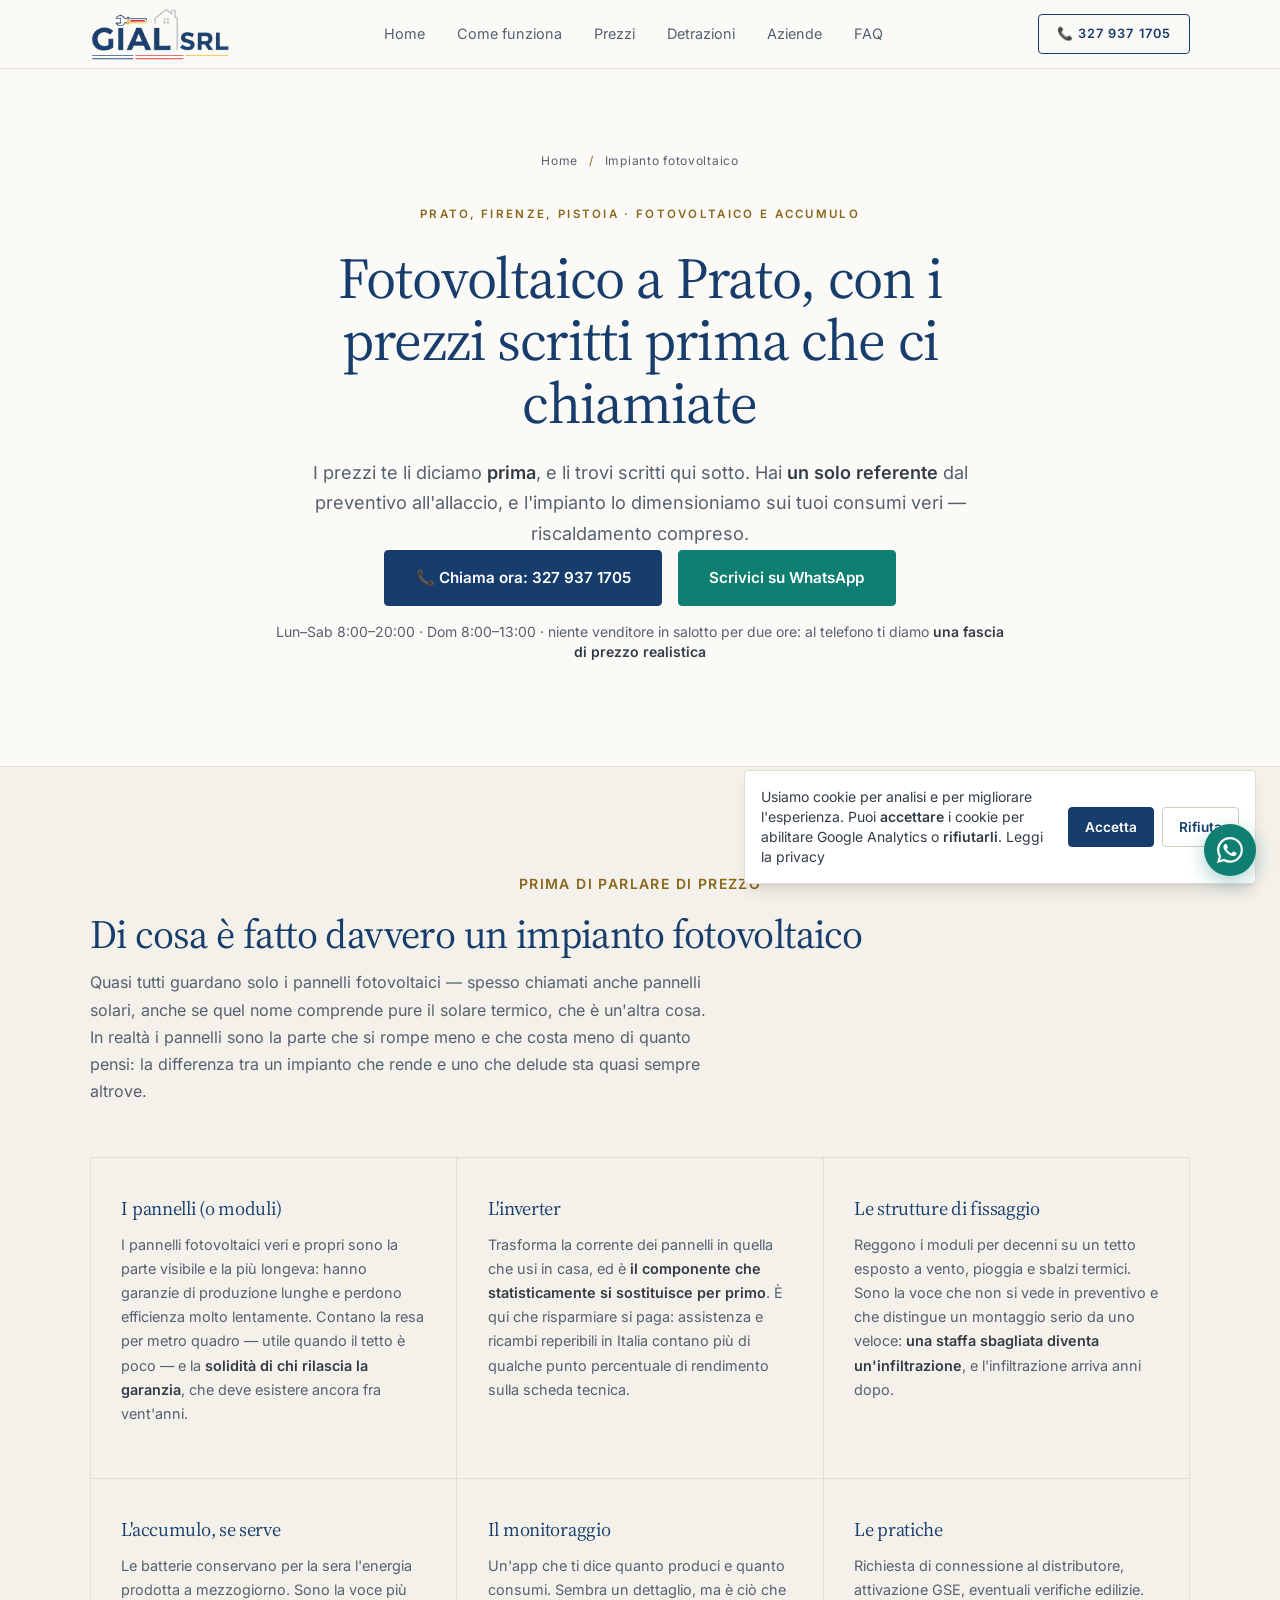
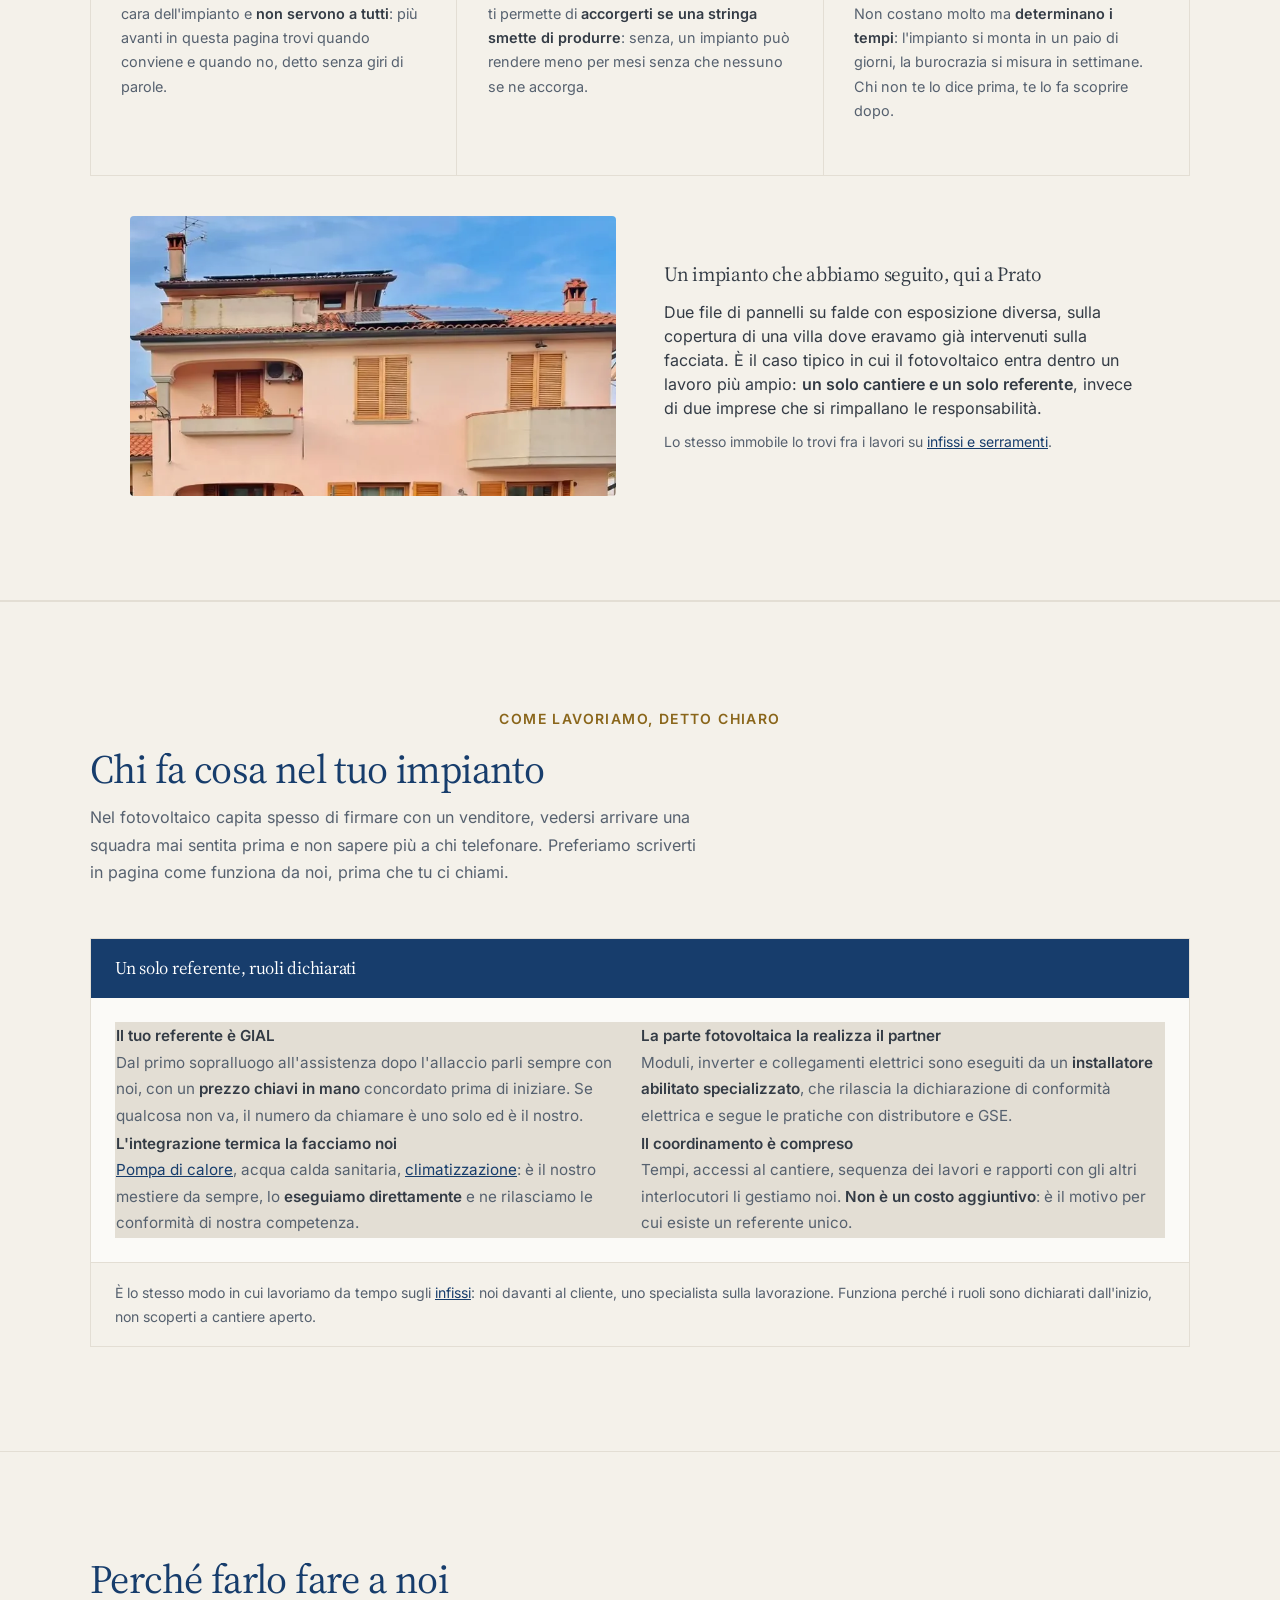
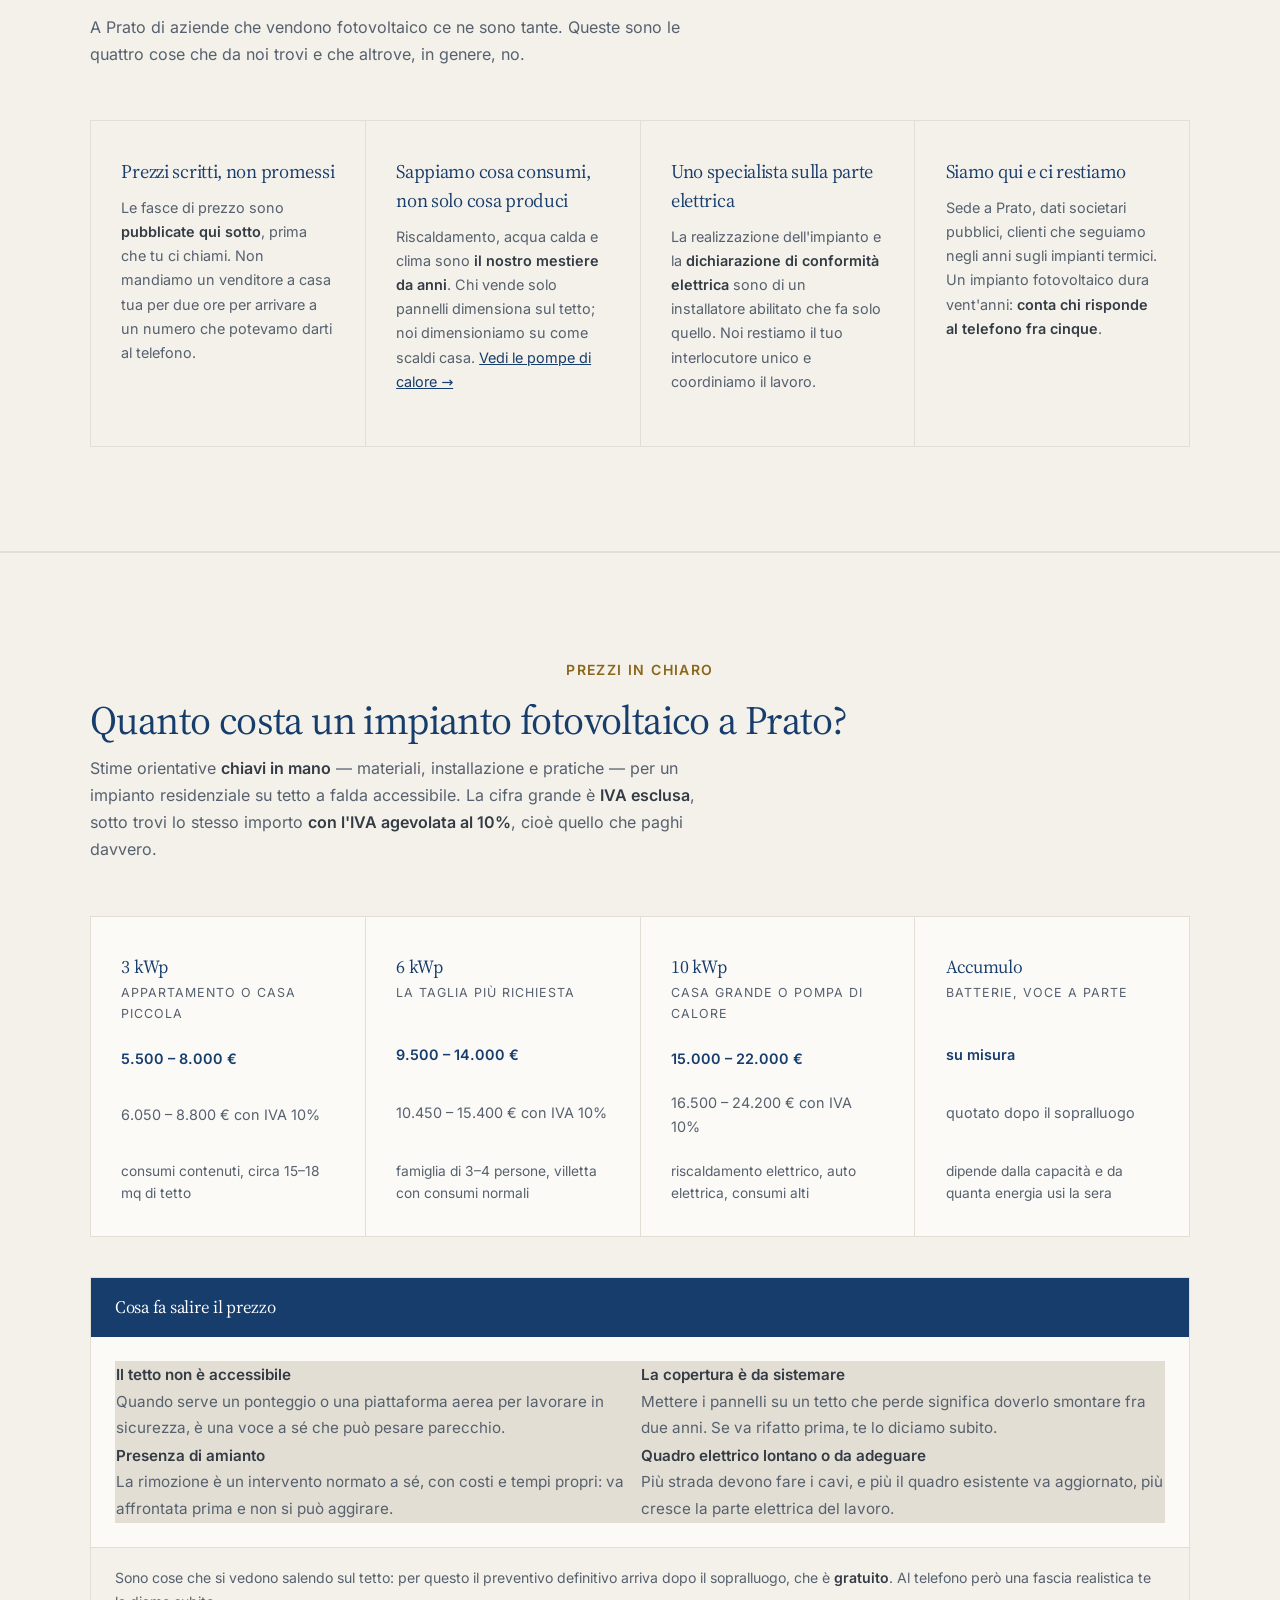
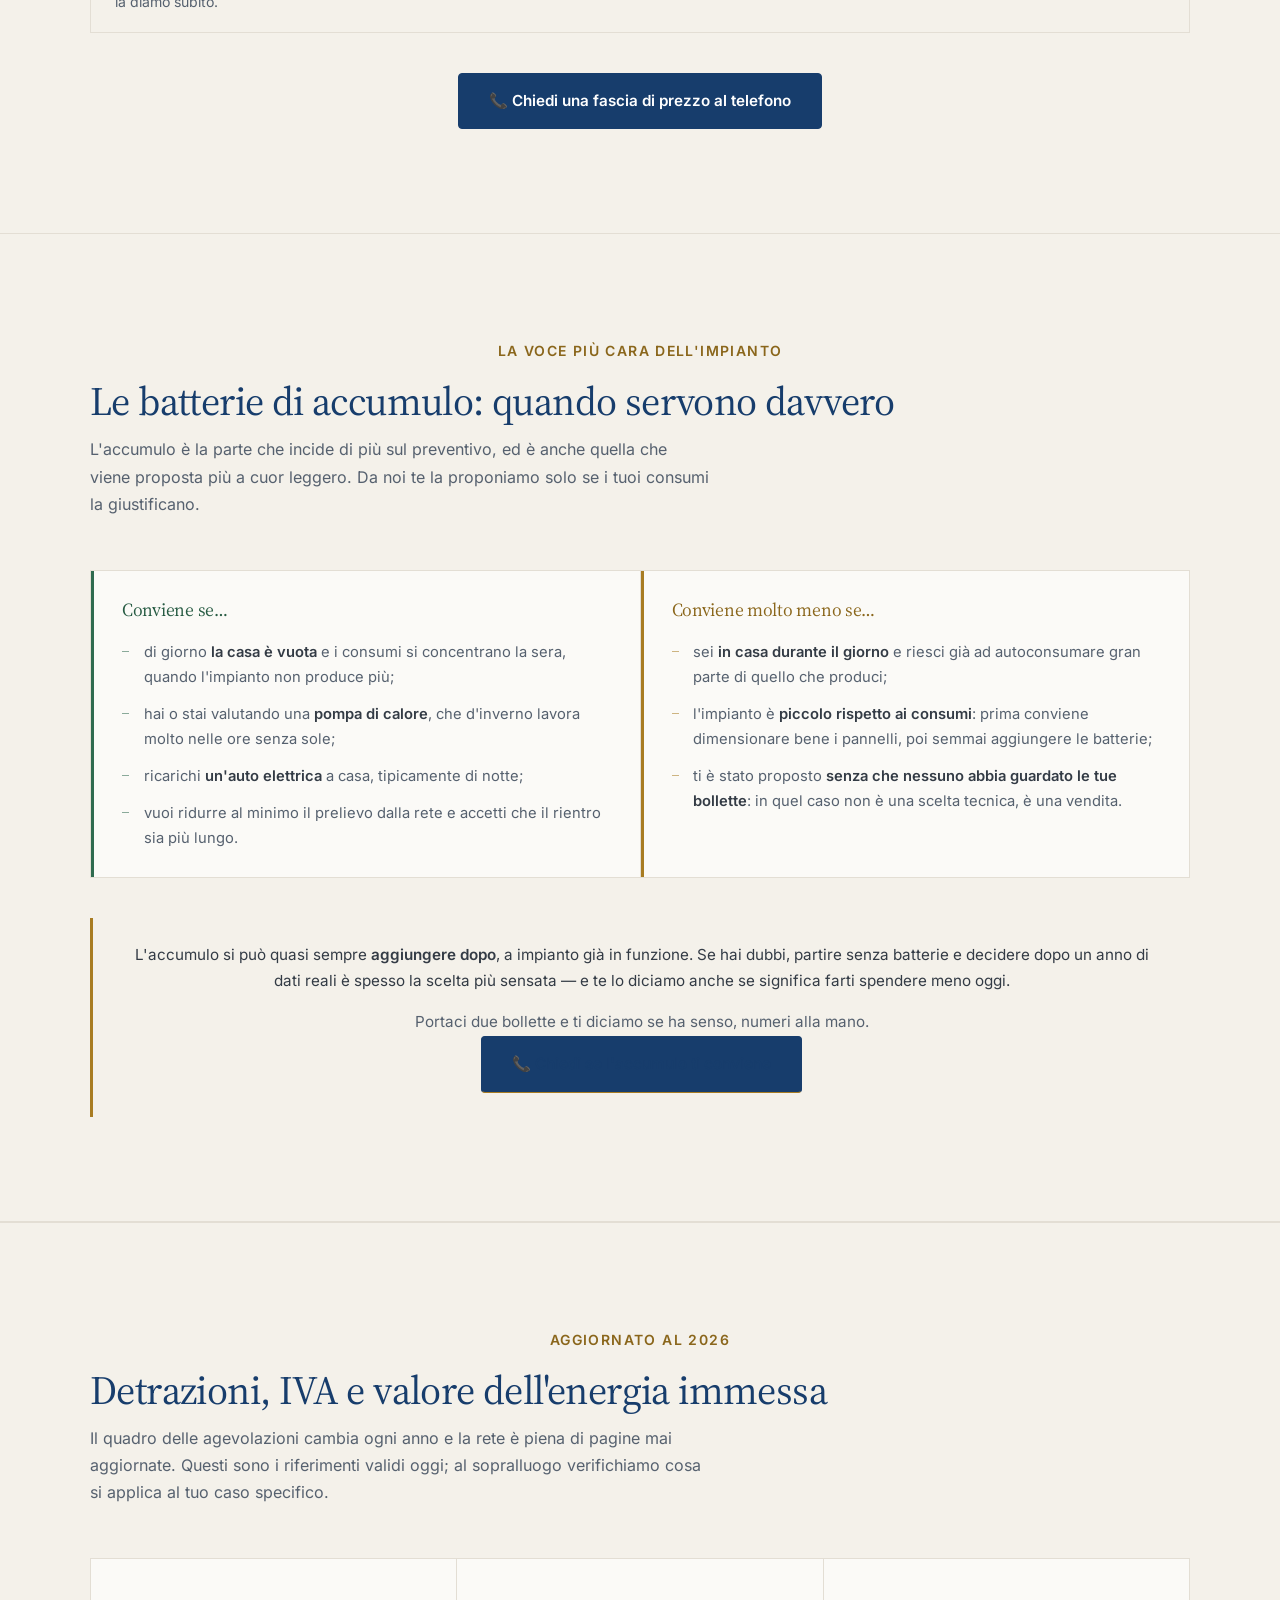
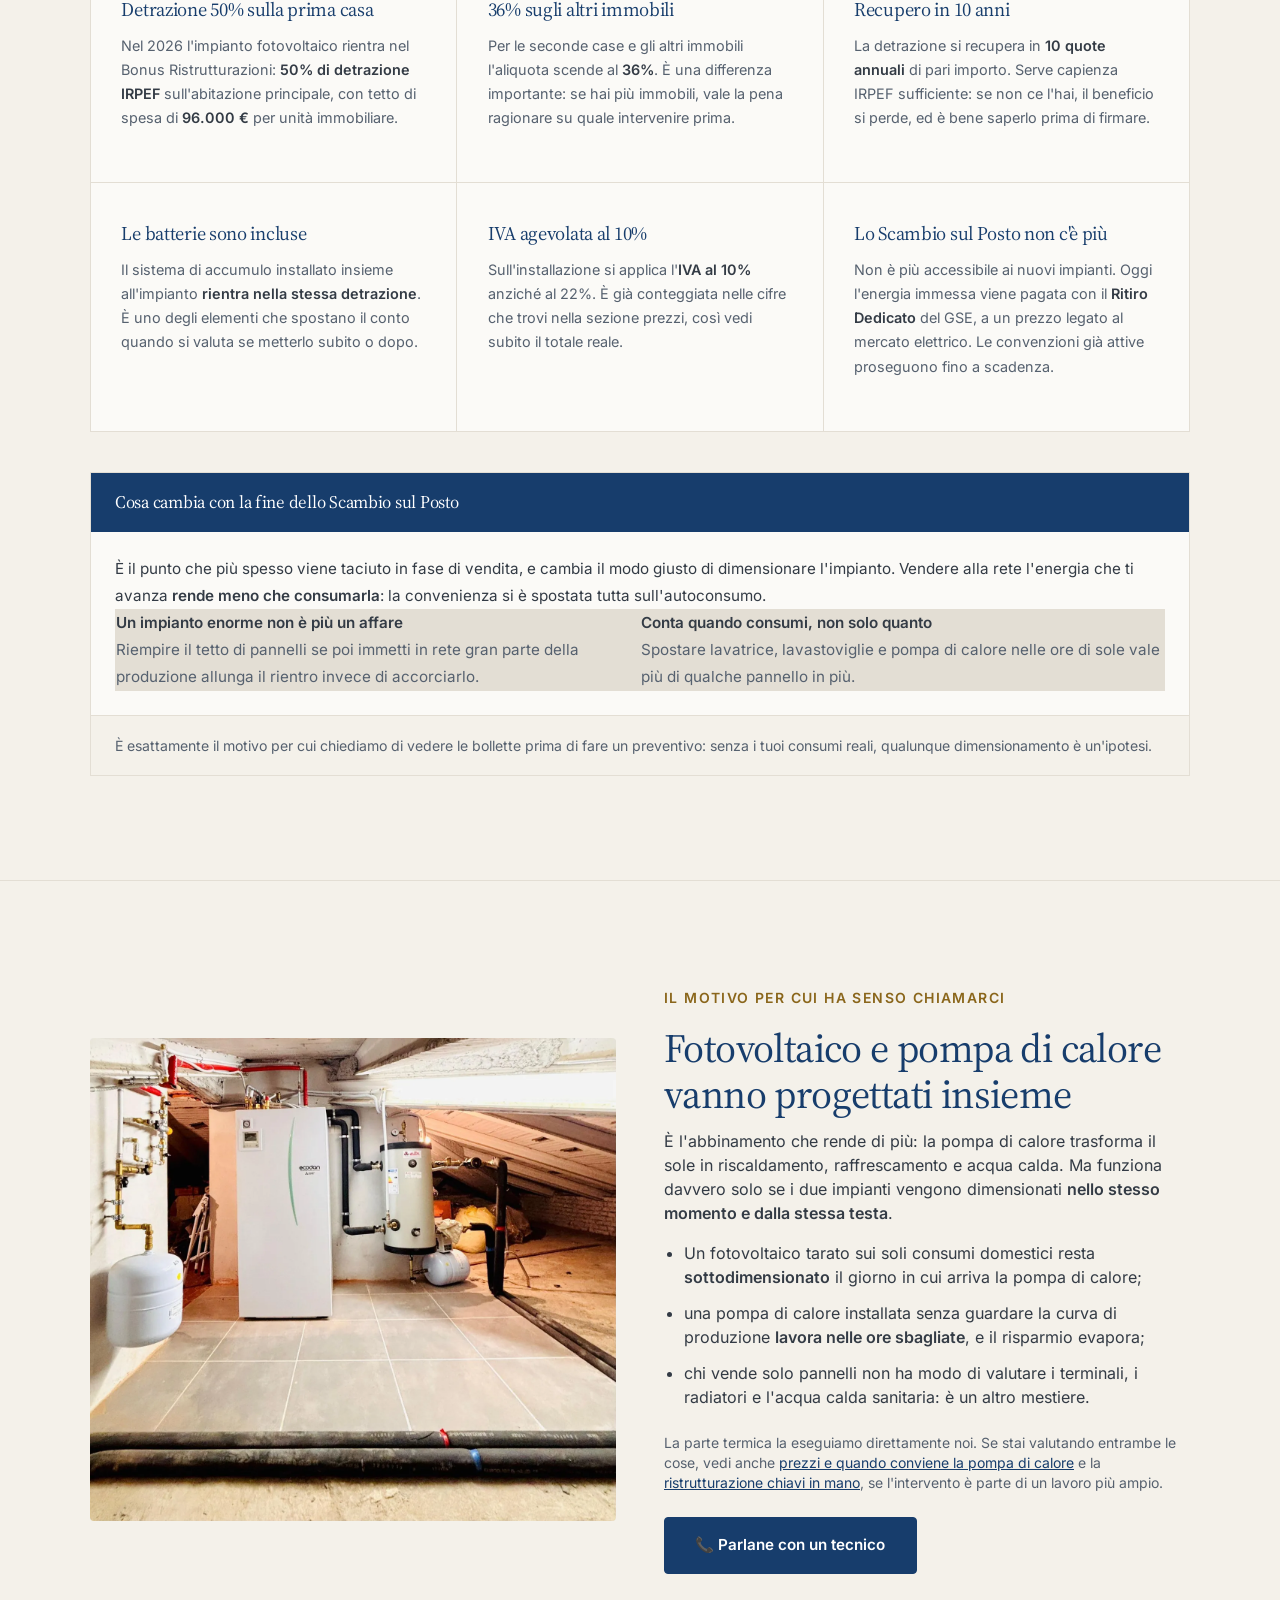
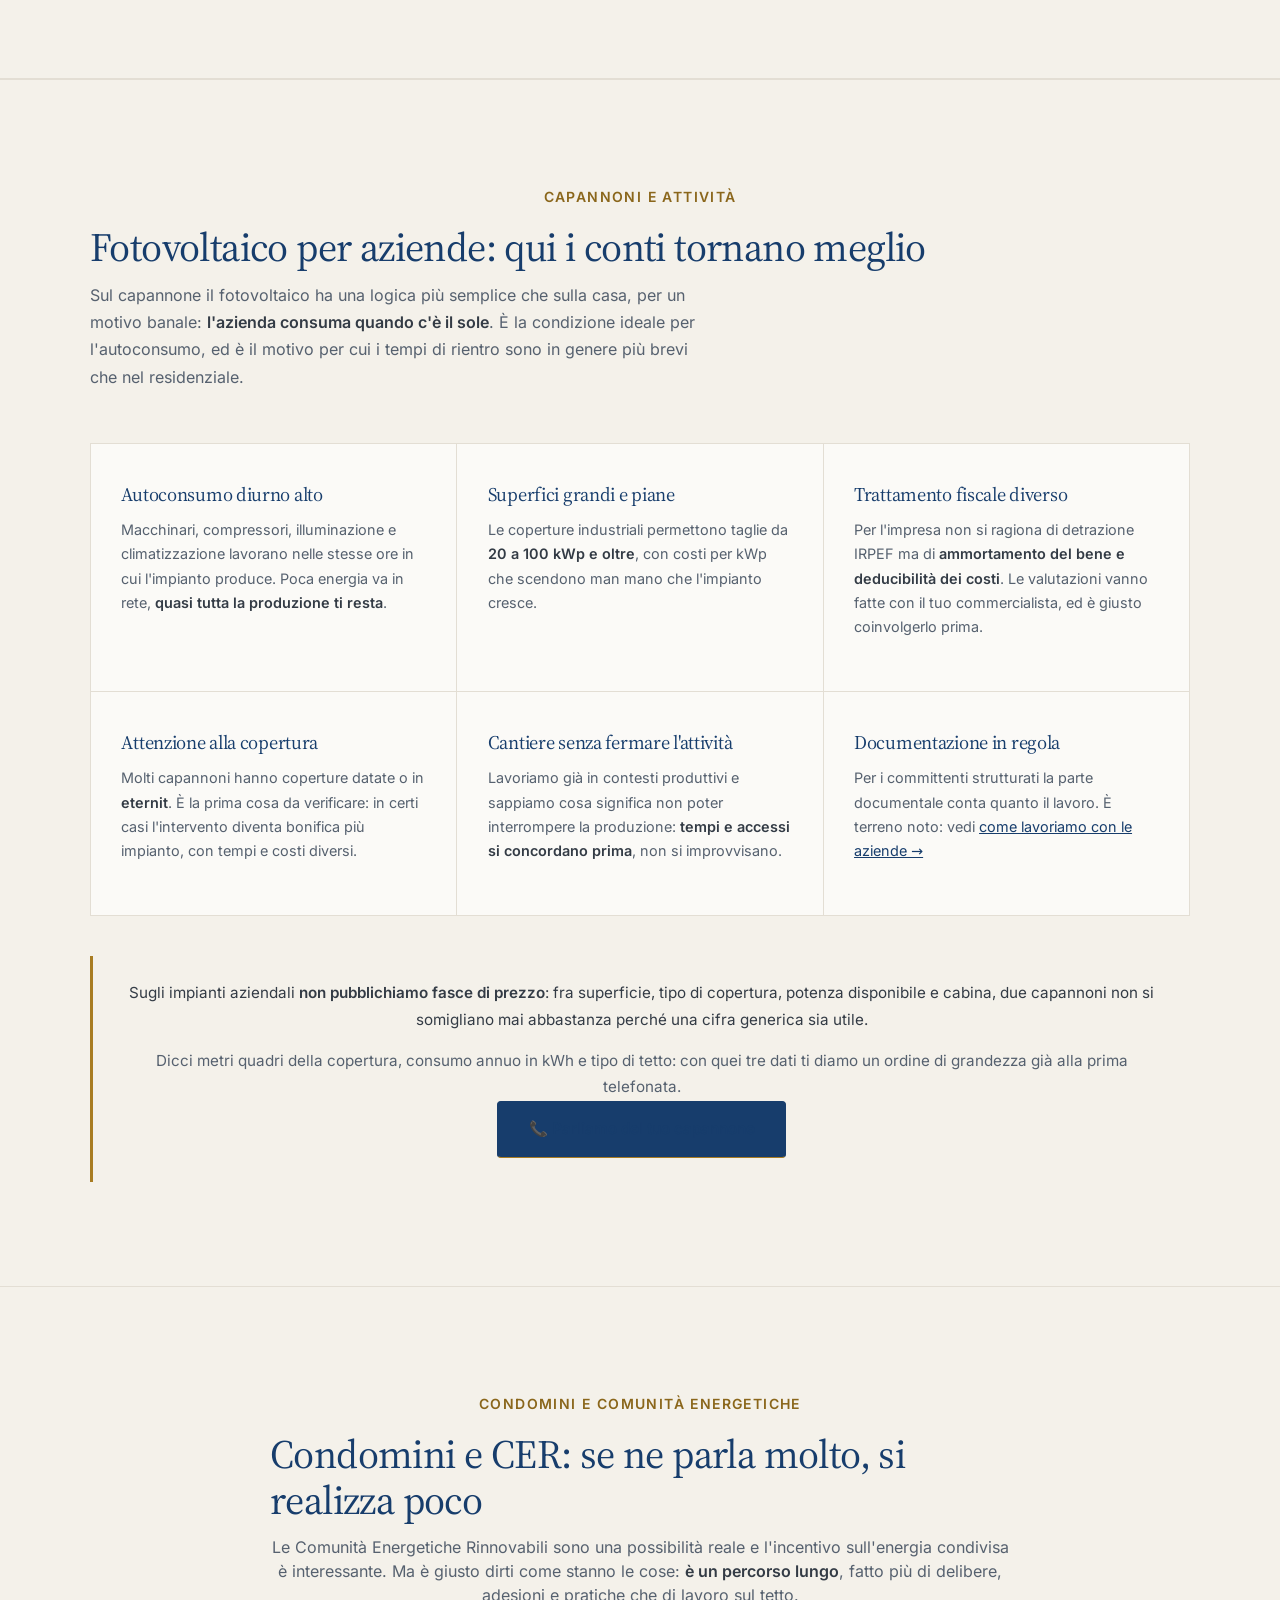
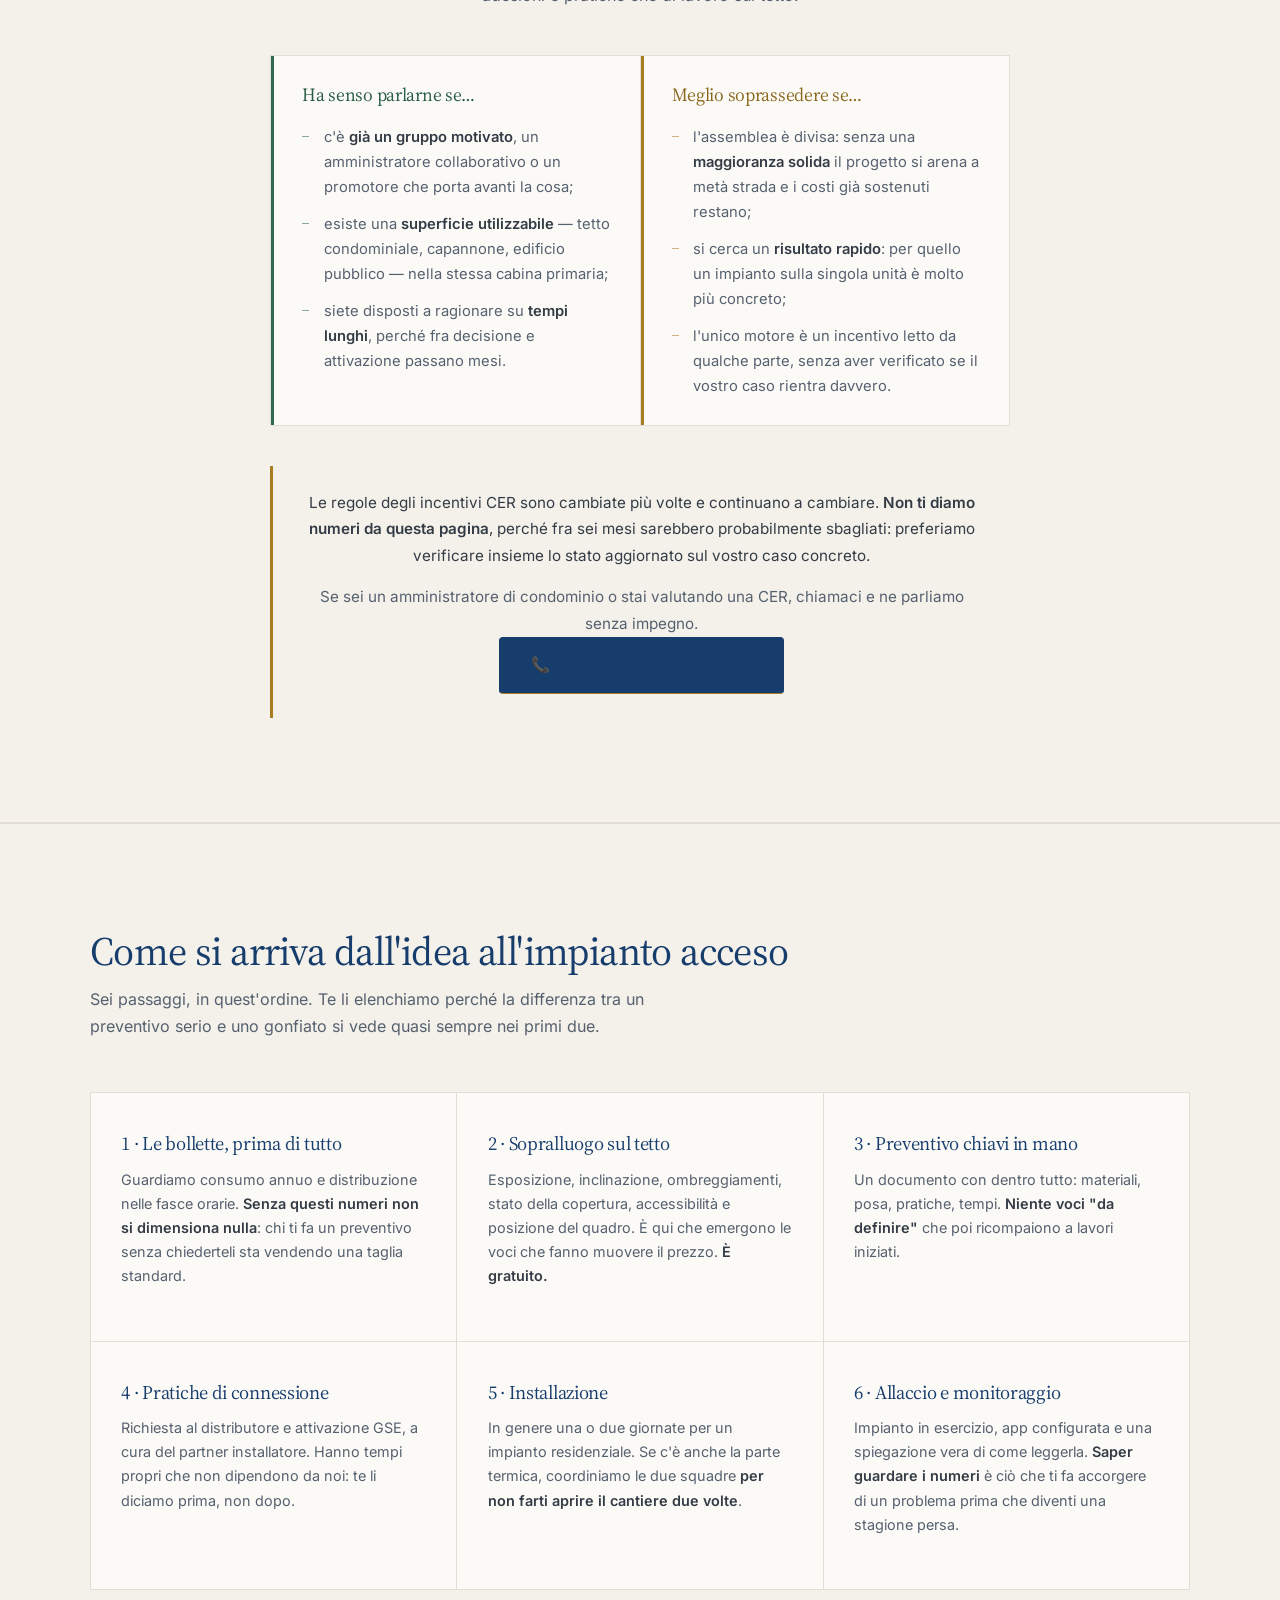
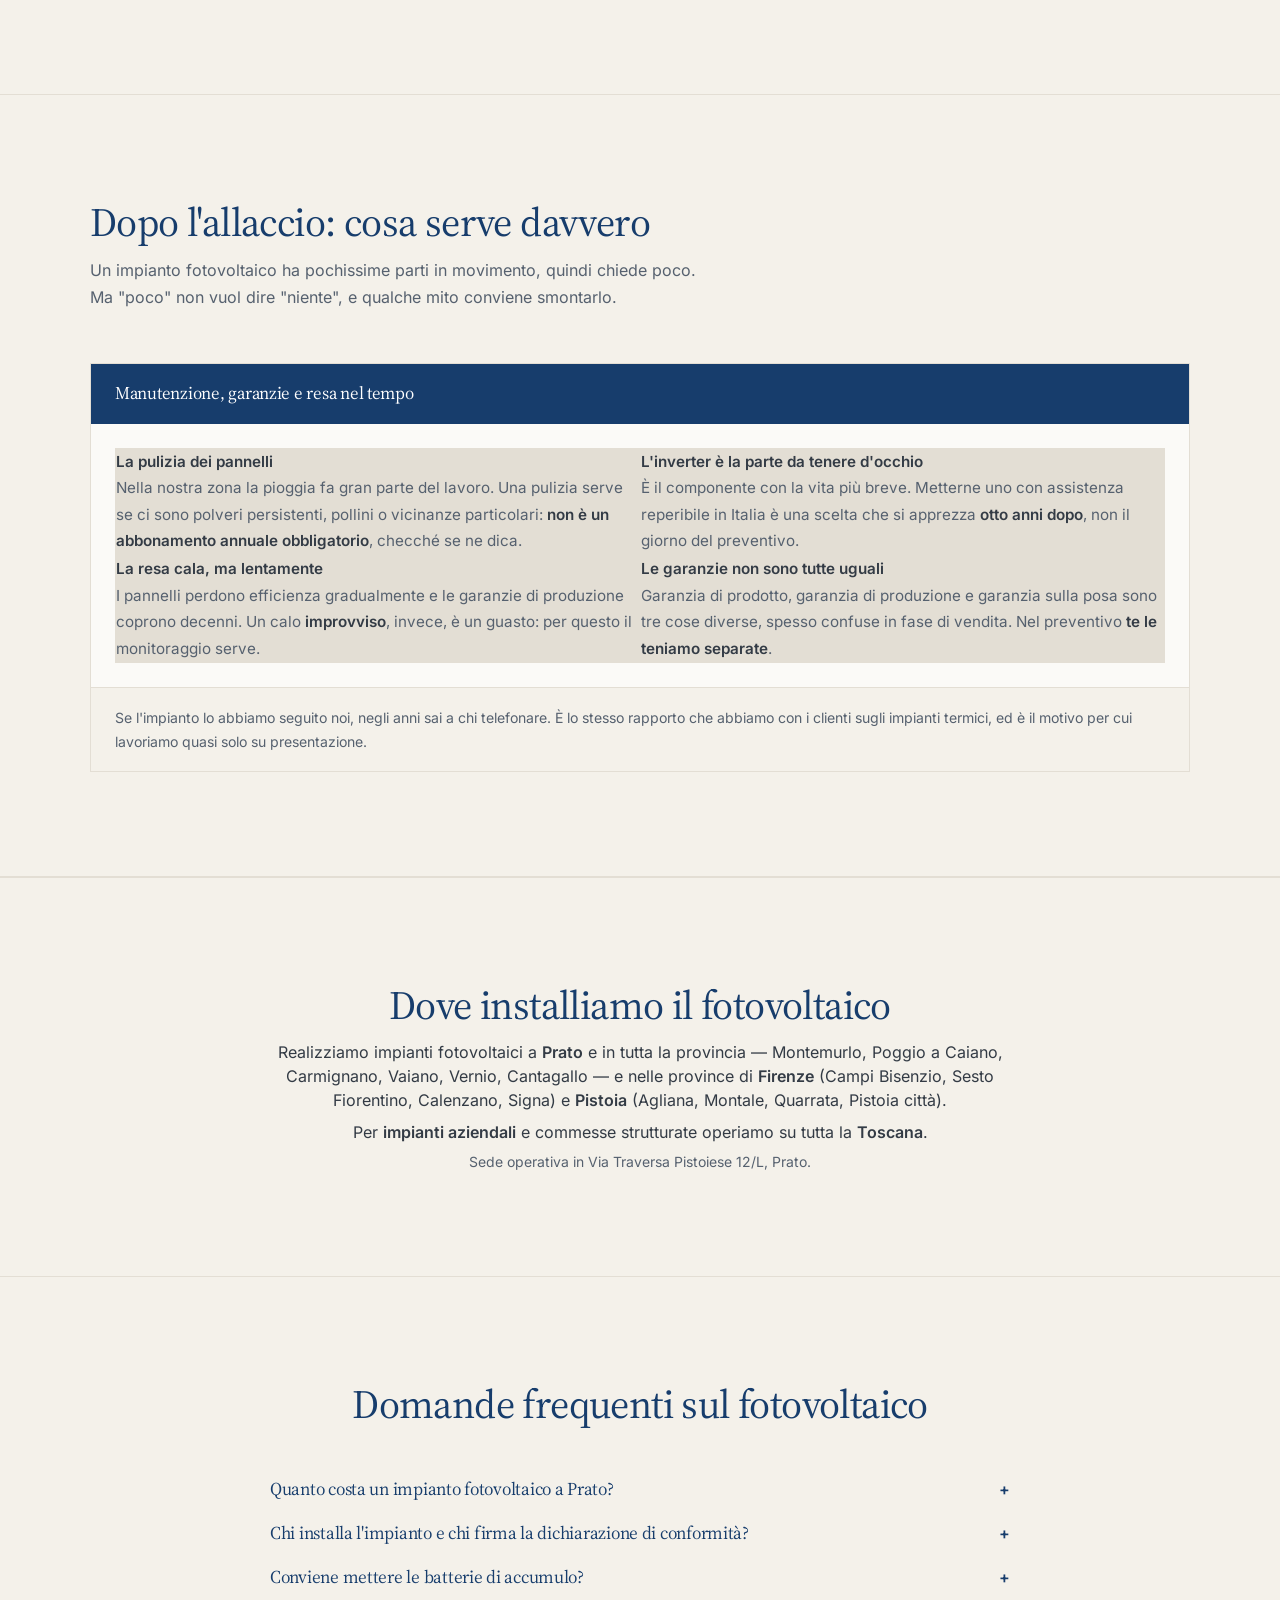
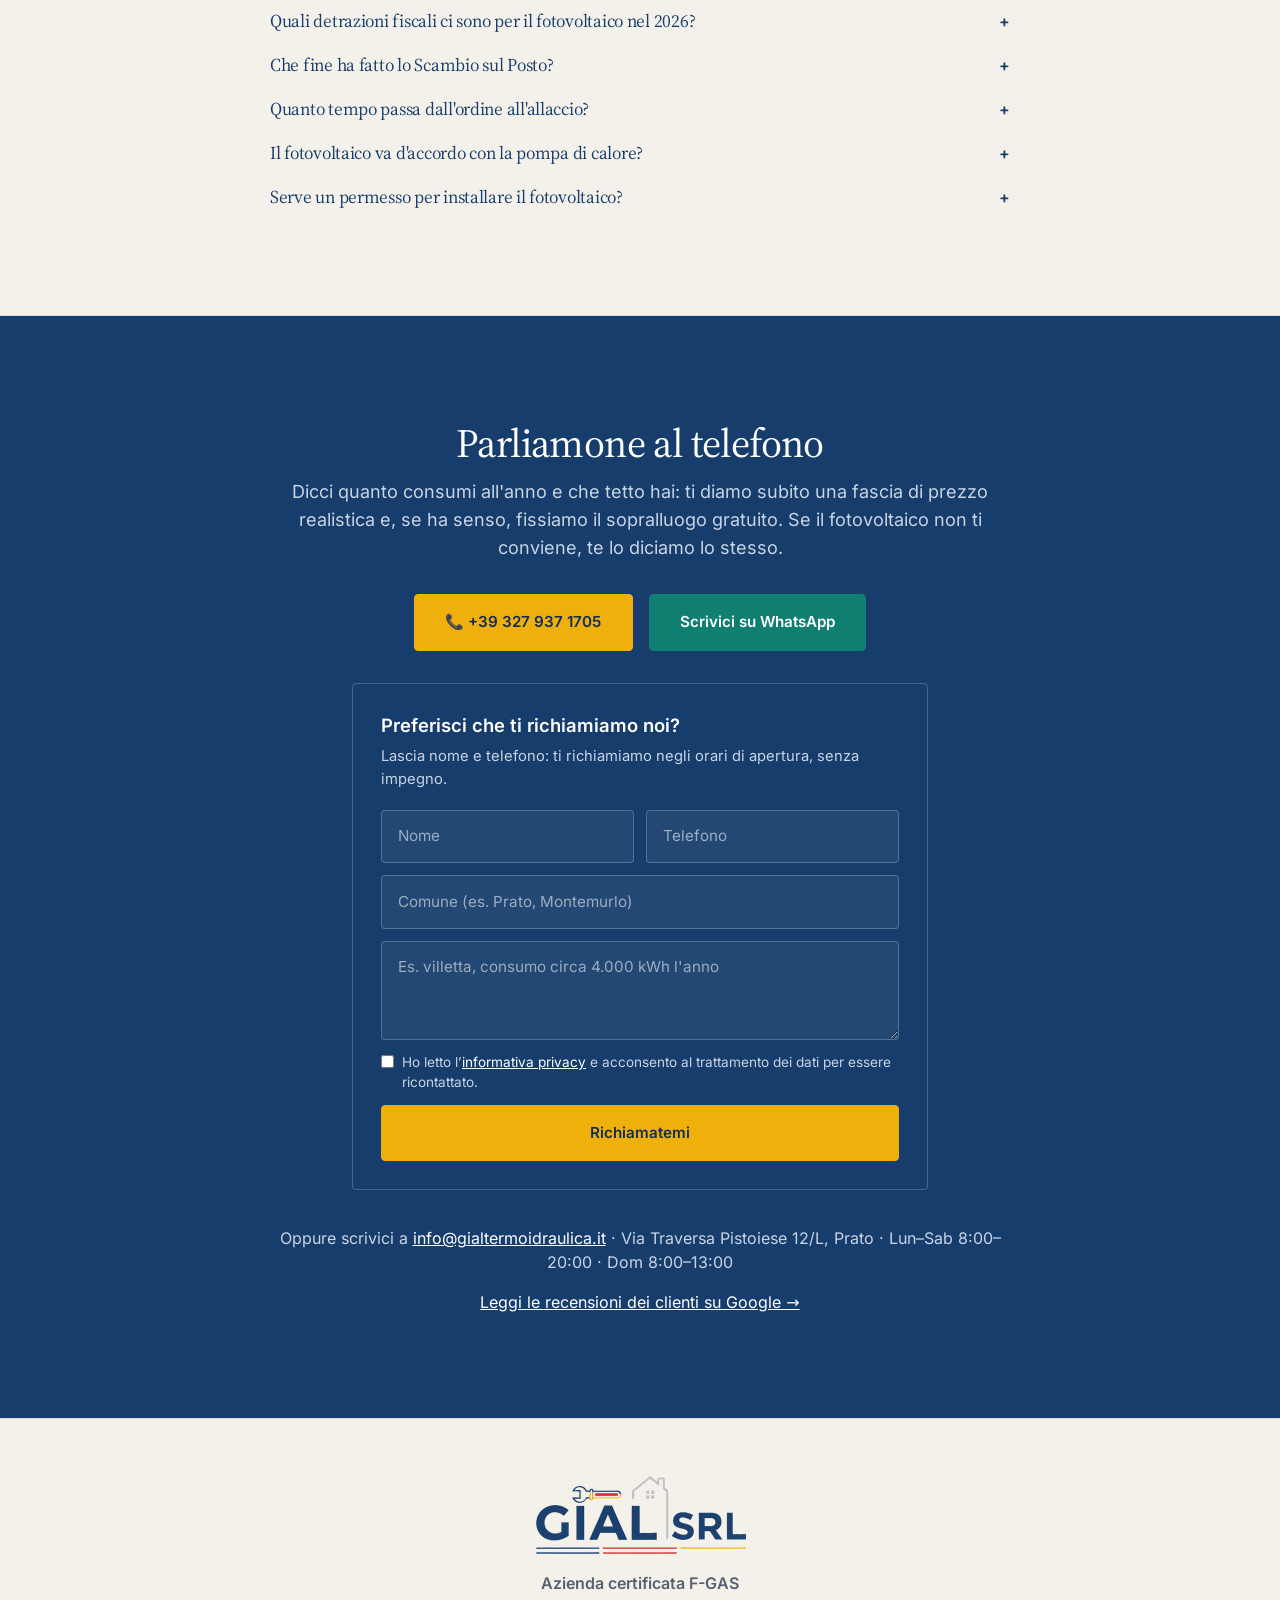
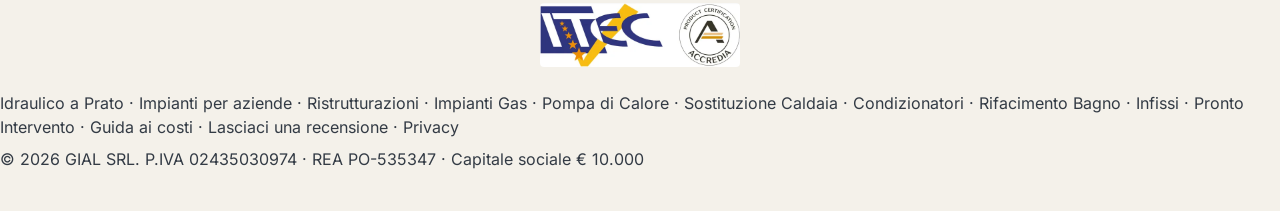
<file: impianto-fotovoltaico-prato/index.html>
<!DOCTYPE html>
<html lang="it" class="scroll-smooth">
<head>
    <meta charset="UTF-8">
    <meta name="viewport" content="width=device-width, initial-scale=1.0, maximum-scale=5, user-scalable=yes">
    <meta name="theme-color" content="#173D6C">
    <meta name="geo.region" content="IT-PO">
    <meta name="geo.placename" content="Prato">

    <title>Impianto Fotovoltaico a Prato: Prezzi e Accumulo | GIAL</title>
    <meta name="description" content="Pannelli fotovoltaici e accumulo a Prato: prezzi in chiaro per 3, 6 e 10 kWp, un solo referente e integrazione con pompa di calore. Sopralluogo gratuito." />
    <meta name="robots" content="index, follow, max-snippet:-1, max-image-preview:large" />
    <link rel="canonical" href="https://gialtermoidraulica.it/impianto-fotovoltaico-prato/" />

    <meta property="og:title" content="Impianto Fotovoltaico a Prato: Prezzi e Accumulo | GIAL" />
    <meta property="og:description" content="Fotovoltaico e batterie di accumulo a Prato, Firenze e Pistoia. Prezzi indicativi pubblicati in pagina, un solo interlocutore e integrazione con l'impianto termico esistente." />
    <meta property="og:type" content="website" />
    <meta property="og:url" content="https://gialtermoidraulica.it/impianto-fotovoltaico-prato/" />
    <meta property="og:image" content="https://gialtermoidraulica.it/img/lavori/villa-prato-fotovoltaico-og.webp" />
    <meta property="og:image:width" content="1200" />
    <meta property="og:image:height" content="630" />
    <meta property="og:image:alt" content="Impianto fotovoltaico su una villa a Prato — GIAL SRL" />
    <meta property="og:site_name" content="GIAL SRL" />
    <meta property="og:locale" content="it_IT" />

    <meta name="twitter:card" content="summary_large_image" />
    <meta name="twitter:title" content="Impianto Fotovoltaico a Prato: Prezzi e Accumulo | GIAL" />
    <meta name="twitter:description" content="Fotovoltaico e batterie di accumulo a Prato, Firenze e Pistoia. Prezzi indicativi pubblicati in pagina, un solo interlocutore e integrazione con l'impianto termico esistente." />
    <meta name="twitter:image" content="https://gialtermoidraulica.it/img/lavori/villa-prato-fotovoltaico-og.webp" />

    <link rel="icon" href="/favicon.ico" sizes="any">
    <link rel="icon" type="image/png" sizes="32x32" href="/favicon-32.png">
    <link rel="icon" type="image/png" sizes="16x16" href="/favicon-16.png">
    <link rel="apple-touch-icon" sizes="180x180" href="/apple-touch-icon.png">
    <link rel="manifest" href="/site.webmanifest">

    <link rel="preload" href="/fonts/source-serif-4-latin.woff2" as="font" type="font/woff2" crossorigin>
    <link rel="preload" href="/fonts/inter-latin.woff2" as="font" type="font/woff2" crossorigin>
    <link rel="stylesheet" href="/css/style.css">
    <link rel="stylesheet" href="/css/gial-studio.css">

    <style>
        /* Utility non presenti nel CSS precompilato (stesso approccio delle altre landing) */
        .flex-wrap { flex-wrap: wrap; }
        .whitespace-nowrap { white-space: nowrap; }
        .border-2 { border-width: 2px; }
        .border-l-4 { border-left-width: 4px; }
        .max-w-2xl { max-width: 42rem; }
        .max-w-3xl { max-width: 48rem; }
        .max-w-5xl { max-width: 64rem; }
        .tracking-widest { letter-spacing: 0.1em; }
        .items-start { align-items: flex-start; }
        .flex-shrink-0 { flex-shrink: 0; }
        .mt-2 { margin-top: 0.5rem; }
        .mt-3 { margin-top: 0.75rem; }
        .mt-6 { margin-top: 1.5rem; }
        .mt-8 { margin-top: 2rem; }
        .mb-1 { margin-bottom: 0.25rem; }
        .mb-3 { margin-bottom: 0.75rem; }
        .py-4 { padding-top: 1rem; padding-bottom: 1rem; }
        .py-12 { padding-top: 3rem; padding-bottom: 3rem; }
        .p-5 { padding: 1.25rem; }
        .pl-5 { padding-left: 1.25rem; }
        .gap-5 { gap: 1.25rem; }
        .text-xs { font-size: 0.75rem; line-height: 1rem; }
        .text-2xl { font-size: 1.5rem; line-height: 2rem; }
        .list-disc { list-style-type: disc; }
        .space-y-3 > :not([hidden]) ~ :not([hidden]) { margin-top: 0.75rem; }
        .bg-green-50 { background-color: #f0fdf4; }
        .border-green-500 { border-color: #22c55e; }
        .text-green-700 { color: #15803d; }
        .bg-amber-50 { background-color: #fffbeb; }
        .border-amber-400 { border-color: #fbbf24; }
        .text-amber-800 { color: #92400e; }
        .hover\:bg-blue-50:hover { background-color: #eff6ff; }
        .hover\:shadow-md:hover { box-shadow: 0 4px 6px -1px rgba(0,0,0,.1), 0 2px 4px -2px rgba(0,0,0,.1); }
        @media (min-width: 640px) {
          .sm\:flex-row { flex-direction: row; }
        }
        @media (min-width: 768px) {
          .md\:text-left { text-align: left; }
          .md\:justify-start { justify-content: flex-start; }
          .md\:bottom-6 { bottom: 1.5rem; }
        }
        .text-accent { color: #b07d10; }
        /* Barra fissa "Chiama ora" su mobile: la conversione principale di questa pagina */
        .call-bar { position: fixed; left: 0; right: 0; bottom: 0; z-index: 50; }
        @media (min-width: 768px) { .call-bar { display: none; } }
        @media (max-width: 767px) {
            /* spazio in fondo alla pagina e banner cookie sollevato, per non finire sotto la barra */
            body { padding-bottom: 3.5rem; }
            #cookie-banner { bottom: 4.5rem; }
        }
        @media (prefers-reduced-motion: reduce) {
            html { scroll-behavior: auto !important; }
        }
    </style>

    <script type="application/ld+json">
    {
        "@context": "https://schema.org",
        "@type": "Service",
        "name": "Impianto Fotovoltaico a Prato — GIAL SRL",
        "serviceType": "Fornitura e installazione di impianti fotovoltaici e sistemi di accumulo",
        "provider": {
            "@type": "LocalBusiness",
            "@id": "https://gialtermoidraulica.it/",
            "name": "GIAL SRL",
            "telephone": "+393279371705",
            "address": {
                "@type": "PostalAddress",
                "streetAddress": "Via Traversa Pistoiese 12/L",
                "addressLocality": "Prato",
                "addressRegion": "PO",
                "postalCode": "59100",
                "addressCountry": "IT"
            }
        },
        "areaServed": ["Prato","Firenze","Pistoia","Toscana"],
        "url": "https://gialtermoidraulica.it/impianto-fotovoltaico-prato/",
        "description": "Impianti fotovoltaici chiavi in mano con eventuale sistema di accumulo a Prato, Firenze e Pistoia. GIAL SRL è il referente unico del cliente e cura l'integrazione con l'impianto termico esistente; la realizzazione della parte elettrica e la relativa dichiarazione di conformità sono a cura di un partner installatore abilitato.",
        "hasOfferCatalog": {
            "@type": "OfferCatalog",
            "name": "Servizi fotovoltaico",
            "itemListElement": [
                {"@type":"Offer","itemOffered":{"@type":"Service","name":"Impianto fotovoltaico residenziale chiavi in mano"}},
                {"@type":"Offer","itemOffered":{"@type":"Service","name":"Sistema di accumulo con batterie"}},
                {"@type":"Offer","itemOffered":{"@type":"Service","name":"Impianto fotovoltaico per aziende e capannoni"}},
                {"@type":"Offer","itemOffered":{"@type":"Service","name":"Integrazione fotovoltaico con pompa di calore e acqua calda sanitaria"}},
                {"@type":"Offer","itemOffered":{"@type":"Service","name":"Fotovoltaico per condomini e comunità energetiche rinnovabili"}}
            ]
        }
    }
    </script>
    <script type="application/ld+json">
    {
        "@context": "https://schema.org",
        "@type": "BreadcrumbList",
        "itemListElement": [
            {"@type":"ListItem","position":1,"name":"Home","item":"https://gialtermoidraulica.it/"},
            {"@type":"ListItem","position":2,"name":"Impianto Fotovoltaico a Prato","item":"https://gialtermoidraulica.it/impianto-fotovoltaico-prato/"}
        ]
    }
    </script>
    <script type="application/ld+json">
    {
        "@context": "https://schema.org",
        "@type": "FAQPage",
        "inLanguage": "it-IT",
        "mainEntity": [
            {
                "@type": "Question",
                "name": "Quanto costa un impianto fotovoltaico a Prato?",
                "acceptedAnswer": {
                    "@type": "Answer",
                    "text": "Come stima orientativa chiavi in mano, IVA esclusa: 3 kWp da 5.500 a 8.000 euro, 6 kWp da 9.500 a 14.000 euro, 10 kWp da 15.000 a 22.000 euro. Con l'IVA agevolata al 10% si arriva rispettivamente a 6.050-8.800 euro, 10.450-15.400 euro e 16.500-24.200 euro. La forbice dipende dal tipo di copertura, dall'accessibilità del tetto, dalla distanza dal quadro elettrico e dalla qualità dei componenti scelti. Il sistema di accumulo si quota a parte. Il prezzo esatto lo definiamo con il sopralluogo, che è gratuito."
                }
            },
            {
                "@type": "Question",
                "name": "Chi installa l'impianto e chi firma la dichiarazione di conformità?",
                "acceptedAnswer": {
                    "@type": "Answer",
                    "text": "La parte fotovoltaica, cioè moduli, inverter e collegamenti elettrici, è realizzata da un partner installatore abilitato, che rilascia la dichiarazione di conformità elettrica dell'impianto e segue le pratiche di connessione con il distributore e con il GSE. GIAL SRL è il referente unico del cliente: segue il preventivo, coordina il cantiere, garantisce il prezzo chiavi in mano ed esegue direttamente l'integrazione con l'impianto termico, rilasciando le conformità di propria competenza. Preferiamo dirlo chiaramente in pagina: così sai fin dall'inizio chi chiamare se qualcosa non va, ed è sempre una persona sola."
                }
            },
            {
                "@type": "Question",
                "name": "Conviene mettere le batterie di accumulo?",
                "acceptedAnswer": {
                    "@type": "Answer",
                    "text": "Dipende da quando consumi. L'accumulo conviene se la casa è vuota di giorno e i consumi si concentrano la sera, se hai una pompa di calore o un'auto elettrica, o se vuoi ridurre al minimo il prelievo dalla rete. Conviene molto meno se sei in casa durante il giorno e riesci già ad autoconsumare gran parte della produzione, oppure se l'impianto è piccolo rispetto ai consumi. Non è un accessorio da aggiungere per abitudine: al sopralluogo guardiamo le tue bollette e i tuoi orari prima di proporlo."
                }
            },
            {
                "@type": "Question",
                "name": "Quali detrazioni fiscali ci sono per il fotovoltaico nel 2026?",
                "acceptedAnswer": {
                    "@type": "Answer",
                    "text": "Nel 2026 l'installazione di un impianto fotovoltaico rientra nel Bonus Ristrutturazioni: la detrazione IRPEF è del 50% per l'abitazione principale, con tetto di spesa di 96.000 euro per unità immobiliare, e del 36% per gli altri immobili. La detrazione si recupera in 10 quote annuali di pari importo e comprende anche le batterie di accumulo installate insieme all'impianto. Si applica inoltre l'IVA agevolata al 10% sull'installazione. Aliquote, tetti e requisiti cambiano di anno in anno: al sopralluogo verifichiamo cosa si applica al tuo caso e quale documentazione serve."
                }
            },
            {
                "@type": "Question",
                "name": "Che fine ha fatto lo Scambio sul Posto?",
                "acceptedAnswer": {
                    "@type": "Answer",
                    "text": "Lo Scambio sul Posto non è più accessibile ai nuovi impianti: le convenzioni già attive proseguono fino alla scadenza naturale, ma chi installa oggi non può più aderirvi. Al suo posto l'energia che immetti in rete viene valorizzata con il Ritiro Dedicato del GSE, che te la paga a un prezzo legato all'andamento del mercato elettrico. È un cambiamento che sposta la convenienza dell'impianto sull'autoconsumo: conta molto di più consumare l'energia nel momento in cui la produci, ed è esattamente il motivo per cui il dimensionamento va fatto sui tuoi consumi reali e non sulla superficie del tetto."
                }
            },
            {
                "@type": "Question",
                "name": "Quanto tempo passa dall'ordine all'allaccio?",
                "acceptedAnswer": {
                    "@type": "Answer",
                    "text": "L'installazione vera e propria di un impianto residenziale richiede in genere una o due giornate di lavoro. I tempi complessivi però dipendono soprattutto dalle pratiche: la richiesta di connessione al distributore e l'attivazione presso il GSE hanno tempi propri, che non dipendono da noi e che nella pratica valgono qualche settimana. Al preventivo ti diamo una previsione realistica delle due fasi, tenendole separate, così sai cosa aspettarti."
                }
            },
            {
                "@type": "Question",
                "name": "Il fotovoltaico va d'accordo con la pompa di calore?",
                "acceptedAnswer": {
                    "@type": "Answer",
                    "text": "È l'abbinamento che rende di più, perché la pompa di calore trasforma l'energia del sole in riscaldamento, raffrescamento e acqua calda. Perché funzioni davvero però i due impianti vanno dimensionati insieme: un fotovoltaico tarato solo sui consumi elettrici di casa resta sottodimensionato quando arriva la pompa di calore, e una pompa di calore installata senza guardare la curva di produzione lavora nelle ore sbagliate. GIAL installa impianti termici da anni, e questa è la parte che esegue direttamente: è il motivo principale per cui conviene farci fare entrambe le cose invece di rivolgersi a due fornitori diversi."
                }
            },
            {
                "@type": "Question",
                "name": "Serve un permesso per installare il fotovoltaico?",
                "acceptedAnswer": {
                    "@type": "Answer",
                    "text": "Nella maggior parte dei casi un impianto fotovoltaico sul tetto di un edificio esistente rientra nell'edilizia libera e non richiede pratiche edilizie particolari. Le eccezioni riguardano gli immobili vincolati, i centri storici e le zone soggette a tutela paesaggistica, dove va verificato con il Comune e con la Soprintendenza cosa è ammesso e con quali prescrizioni. Restano comunque necessarie la richiesta di connessione al distributore e le pratiche GSE, che sono a carico del partner installatore. Se il tuo immobile è in una zona vincolata, dicci l'indirizzo al primo contatto: è la prima cosa da verificare."
                }
            }
        ]
    }
    </script>

    <!-- Cookie consent: carica gtag solo dopo consenso (stessa logica della home) -->
    <script>
        (function(){
                // Consent Mode v2: Analytics parte sempre, ma senza cookie finché il visitatore non accetta
                window.dataLayer = window.dataLayer || [];
                function gtag(){dataLayer.push(arguments);} window.gtag = gtag;
                var _gc = (document.cookie.match(/(?:^|; )gial_cookie_consent=([^;]*)/) || [])[1];
                gtag('consent', 'default', {'analytics_storage': _gc === 'granted' ? 'granted' : 'denied', 'ad_storage': 'denied', 'ad_user_data': 'denied', 'ad_personalization': 'denied'});
                gtag('js', new Date()); gtag('config', 'G-4QWQKJ6TL6');
                var _gs = document.createElement('script'); _gs.async = true; _gs.src = 'https://www.googletagmanager.com/gtag/js?id=G-4QWQKJ6TL6'; document.head.appendChild(_gs);
                if (_gc === 'granted') window.gtagLoaded = true;
            
            function setCookie(name,value,days){
                var d=new Date();
                d.setTime(d.getTime()+days*24*60*60*1000);
                var expires = "expires="+d.toUTCString();
                var s=name+"="+value+";"+expires+";path=/;SameSite=Lax";
                if(location.protocol==='https:') s += ";Secure";
                document.cookie = s;
            }
            function getCookie(name){var m=document.cookie.split('; ').find(row=>row.startsWith(name+'=')); return m?m.split('=')[1]:null;}
            function loadGtag(){ if(window.gtagLoaded) return; window.gtagLoaded = true; window.gtag('consent', 'update', {'analytics_storage': 'granted'}); }
            window.GIALCookieConsent = {
                accept: function(){ setCookie('gial_cookie_consent','granted',365); loadGtag(); var b=document.getElementById('cookie-banner'); if(b) b.classList.add('hidden');},
                decline: function(){ setCookie('gial_cookie_consent','denied',365); var b=document.getElementById('cookie-banner'); if(b) b.classList.add('hidden');}
            };
            function updateCookieBanner() {
                var consent = getCookie('gial_cookie_consent');
                var b = document.getElementById('cookie-banner');
                if (consent) {
                    if (b) b.classList.add('hidden');
                    if (consent === 'granted') loadGtag();
                } else {
                    if (b) b.classList.remove('hidden');
                }
            }
            document.addEventListener('DOMContentLoaded', updateCookieBanner);
        })();
    </script>
</head>
<body class="bg-gray-50 text-gray-800">
    <a href="#main-content" class="skip-link">Salta al contenuto</a>

    <!-- Banner consenso cookie -->
    <div id="cookie-banner" class="fixed bottom-4 left-4 right-4 md:left-auto md:right-6 md:max-w-lg bg-white border border-gray-200 shadow-lg rounded-lg p-4 flex items-center gap-4 z-50 hidden">
        <div class="flex-1 text-sm text-gray-700">Usiamo cookie per analisi e per migliorare l'esperienza. Puoi <strong>accettare</strong> i cookie per abilitare Google Analytics o <strong>rifiutarli</strong>. <a href="/#privacy" class="">Leggi la privacy</a></div>
        <div class="flex gap-2">
            <button onclick="GIALCookieConsent.accept()" class="g-btn g-btn-primary" style="padding:.55rem 1rem;font-size:.85rem">Accetta</button>
            <button onclick="GIALCookieConsent.decline()" class="g-btn g-btn-outline" style="padding:.55rem 1rem;font-size:.85rem">Rifiuta</button>
        </div>
    </div>

    <nav class="g-nav fixed w-full z-50" aria-label="Menu principale">
        <div class="g-wrap pt-2 flex flex-col">
            <div class="w-full flex justify-between items-center pb-2">
            <a href="/" class="inline-block align-middle" aria-label="Homepage GIAL SRL">
                <img src="/img/gial-logo-rettangolo-nosfondo.webp" width="527" height="197" alt="Logo GIAL Termoidraulica Prato" style="height:52px; width:auto;" fetchpriority="high">
            </a>
            <div class="hidden md:flex space-x-8 items-center">
                <a href="/" class="g-nav-link">Home</a>
                <a href="#come-funziona" class="g-nav-link">Come funziona</a>
                <a href="#prezzi" class="g-nav-link">Prezzi</a>
                <a href="#detrazioni" class="g-nav-link">Detrazioni</a>
                <a href="#aziende" class="g-nav-link">Aziende</a>
                <a href="#faq-fotovoltaico" class="g-nav-link">FAQ</a>
            </div>
            <div class="flex items-center gap-2">
                <button id="mobileMenuBtn" class="md:hidden p-2 text-gray-600 hover:bg-gray-100 transition focus:outline-none" style="border-radius:4px" aria-label="Apri menu di navigazione" aria-expanded="false" aria-controls="mobileMenu">
                    <svg id="hamburgerIcon" xmlns="http://www.w3.org/2000/svg" class="h-6 w-6" fill="none" viewBox="0 0 24 24" stroke="currentColor" stroke-width="2">
                        <path stroke-linecap="round" stroke-linejoin="round" d="M4 6h16M4 12h16M4 18h16" />
                    </svg>
                    <svg id="closeMenuIcon" xmlns="http://www.w3.org/2000/svg" class="h-6 w-6 hidden" fill="none" viewBox="0 0 24 24" stroke="currentColor" stroke-width="2">
                        <path stroke-linecap="round" stroke-linejoin="round" d="M6 18L18 6M6 6l12 12" />
                    </svg>
                </button>
            <a href="tel:+393279371705" onclick="if(window.gtag){ gtag('event','click_call',{'posizione':'nav_fv'}); }" class="g-nav-phone" aria-label="Chiama ora GIAL SRL"><span class="g-nav-txt">Chiama ora</span><span class="g-nav-num">📞 327 937 1705</span></a>
            </div>
        </div>
            <div id="mobileMenu" class="hidden md:hidden border-t border-gray-200 py-2" role="navigation" aria-label="Menu mobile">
                <div class="flex flex-col">
                    <a href="/" class="px-4 py-3 text-gray-700 hover:bg-gray-50 font-medium transition">Home</a>
                    <a href="#come-funziona" class="px-4 py-3 text-gray-700 hover:bg-gray-50 font-medium transition">Come funziona</a>
                    <a href="#prezzi" class="px-4 py-3 text-gray-700 hover:bg-gray-50 font-medium transition">Prezzi</a>
                    <a href="#detrazioni" class="px-4 py-3 text-gray-700 hover:bg-gray-50 font-medium transition">Detrazioni</a>
                    <a href="#aziende" class="px-4 py-3 text-gray-700 hover:bg-gray-50 font-medium transition">Aziende</a>
                    <a href="#faq-fotovoltaico" class="px-4 py-3 text-gray-700 hover:bg-gray-50 font-medium transition">FAQ</a>
                    <p class="gial-mob-label">Tutti i servizi</p>
                    <a href="/impianti-termoidraulici-aziende-prato/" class="px-4 py-3 text-gray-700 hover:bg-gray-50 font-medium transition">Impianti per aziende e cantieri</a>
                    <a href="/ristrutturazioni-chiavi-in-mano-prato/" class="px-4 py-3 text-gray-700 hover:bg-gray-50 font-medium transition">Ristrutturazioni chiavi in mano</a>
                    <a href="/pompa-di-calore-prato/" class="px-4 py-3 text-gray-700 hover:bg-gray-50 font-medium transition">Pompe di calore</a>
                    <a href="/impianto-fotovoltaico-prato/" class="px-4 py-3 text-gray-700 hover:bg-gray-50 font-medium transition">Impianto fotovoltaico</a>
                    <a href="/installazione-condizionatori-prato/" class="px-4 py-3 text-gray-700 hover:bg-gray-50 font-medium transition">Installazione condizionatori</a>
                    <a href="/sostituzione-caldaia-prato/" class="px-4 py-3 text-gray-700 hover:bg-gray-50 font-medium transition">Sostituzione caldaia</a>
                    <a href="/impianti-gas-prato/" class="px-4 py-3 text-gray-700 hover:bg-gray-50 font-medium transition">Impianti gas a norma</a>
                    <a href="/rifacimento-bagno-prato/" class="px-4 py-3 text-gray-700 hover:bg-gray-50 font-medium transition">Rifacimento bagno</a>
                    <a href="/infissi-serramenti-prato/" class="px-4 py-3 text-gray-700 hover:bg-gray-50 font-medium transition">Infissi e serramenti</a>
                    <a href="/pronto-intervento-idraulico-prato/" class="px-4 py-3 text-gray-700 hover:bg-gray-50 font-medium transition">Pronto intervento idraulico</a>
                    <a href="/guide/quanto-costa-ristrutturare-casa-prato/" class="px-4 py-3 text-gray-700 hover:bg-gray-50 font-medium transition">Guida ai costi</a>
                    <p class="gial-mob-label">Azienda</p>
                    <a href="/#chi-siamo" class="px-4 py-3 text-gray-700 hover:bg-gray-50 font-medium transition">Chi siamo</a>
                    <a href="/#contatti" class="px-4 py-3 text-gray-700 hover:bg-gray-50 font-medium transition">Contatti</a>
                </div>
            </div>
        </div>
    </nav>
    <script>
    // Menu mobile: stesso comportamento della home
    (function() {
        var btn = document.getElementById('mobileMenuBtn');
        var menu = document.getElementById('mobileMenu');
        var hamburger = document.getElementById('hamburgerIcon');
        var closeIcon = document.getElementById('closeMenuIcon');
        if (!btn || !menu) return;
        btn.addEventListener('click', function() {
            var isOpen = !menu.classList.contains('hidden');
            menu.classList.toggle('hidden');
            hamburger.classList.toggle('hidden');
            closeIcon.classList.toggle('hidden');
            btn.setAttribute('aria-expanded', String(!isOpen));
        });
        menu.querySelectorAll('a').forEach(function(link) {
            link.addEventListener('click', function() {
                menu.classList.add('hidden');
                hamburger.classList.remove('hidden');
                closeIcon.classList.add('hidden');
                btn.setAttribute('aria-expanded', 'false');
            });
        });
    })();
    </script>


    <header class="g-hero g-hero--center g-hero--crumbed">
        <div class="g-wrap-narrow">
            <nav class="g-crumbs" aria-label="Percorso di navigazione"><a href="/">Home</a> <span>/</span> Impianto fotovoltaico</nav>
            <p class="g-eyebrow">Prato, Firenze, Pistoia &middot; fotovoltaico e accumulo</p>
            <h1 class="g-h1">Fotovoltaico a Prato, con i prezzi scritti prima che ci chiamiate</h1>
            <p class="g-lead">I prezzi te li diciamo <strong>prima</strong>, e li trovi scritti qui sotto. Hai <strong>un solo referente</strong> dal preventivo all'allaccio, e l'impianto lo dimensioniamo sui tuoi consumi veri — riscaldamento compreso.</p>
            <div class="flex flex-col sm:flex-row gap-4 justify-center mb-4">
                <a href="tel:+393279371705" onclick="if(window.gtag){ gtag('event','click_call',{'posizione':'hero_fv'}); }" class="g-btn g-btn-primary">📞 Chiama ora: 327 937 1705</a>
                <a href="https://wa.me/393279371705?text=Ciao%2C%20vi%20scrivo%20dal%20sito%20per%3A%20Fotovoltaico." target="_blank" rel="noopener" onclick="if(window.gtag){ gtag('event','click_whatsapp',{'posizione':'hero_fv'}); }" class="g-btn" style="background:#0F7F72;color:#fff;border:1px solid #0F7F72">Scrivici su WhatsApp</a>
            </div>
            <p class="text-sm text-gray-500">Lun–Sab 8:00–20:00 · Dom 8:00–13:00 · niente venditore in salotto per due ore: al telefono ti diamo <strong>una fascia di prezzo realistica</strong></p>
        </div>
    </header>

    <main id="main-content">

    <section id="come-funziona" class="g-section g-section--alt" aria-labelledby="come-funziona-heading">
        <div class="g-wrap">
            <div class="text-center mb-4">
                <span class="text-sm font-semibold text-accent uppercase tracking-widest">Prima di parlare di prezzo</span>
            </div>
            <h2 class="g-h2" id="come-funziona-heading">Di cosa è fatto davvero un impianto fotovoltaico</h2>
            <p class="g-h2-sub g-head-end">Quasi tutti guardano solo i pannelli fotovoltaici — spesso chiamati anche pannelli solari, anche se quel nome comprende pure il solare termico, che è un'altra cosa. In realtà i pannelli sono la parte che si rompe meno e che costa meno di quanto pensi: la differenza tra un impianto che rende e uno che delude sta quasi sempre altrove.</p>
            <div class="g-grid-hair g-grid-hair--3" style="margin-bottom:2.5rem">
                <div class="g-card">
                    <h3 class="">I pannelli (o moduli)</h3>
                    <p class="text-gray-600 text-sm">I pannelli fotovoltaici veri e propri sono la parte visibile e la più longeva: hanno garanzie di produzione lunghe e perdono efficienza molto lentamente. Contano la resa per metro quadro — utile quando il tetto è poco — e la <strong>solidità di chi rilascia la garanzia</strong>, che deve esistere ancora fra vent'anni.</p>
                </div>
                <div class="g-card">
                    <h3 class="">L'inverter</h3>
                    <p class="text-gray-600 text-sm">Trasforma la corrente dei pannelli in quella che usi in casa, ed è <strong>il componente che statisticamente si sostituisce per primo</strong>. È qui che risparmiare si paga: assistenza e ricambi reperibili in Italia contano più di qualche punto percentuale di rendimento sulla scheda tecnica.</p>
                </div>
                <div class="g-card">
                    <h3 class="">Le strutture di fissaggio</h3>
                    <p class="text-gray-600 text-sm">Reggono i moduli per decenni su un tetto esposto a vento, pioggia e sbalzi termici. Sono la voce che non si vede in preventivo e che distingue un montaggio serio da uno veloce: <strong>una staffa sbagliata diventa un'infiltrazione</strong>, e l'infiltrazione arriva anni dopo.</p>
                </div>
                <div class="g-card">
                    <h3 class="">L'accumulo, se serve</h3>
                    <p class="text-gray-600 text-sm">Le batterie conservano per la sera l'energia prodotta a mezzogiorno. Sono la voce più cara dell'impianto e <strong>non servono a tutti</strong>: più avanti in questa pagina trovi quando conviene e quando no, detto senza giri di parole.</p>
                </div>
                <div class="g-card">
                    <h3 class="">Il monitoraggio</h3>
                    <p class="text-gray-600 text-sm">Un'app che ti dice quanto produci e quanto consumi. Sembra un dettaglio, ma è ciò che ti permette di <strong>accorgerti se una stringa smette di produrre</strong>: senza, un impianto può rendere meno per mesi senza che nessuno se ne accorga.</p>
                </div>
                <div class="g-card">
                    <h3 class="">Le pratiche</h3>
                    <p class="text-gray-600 text-sm">Richiesta di connessione al distributore, attivazione GSE, eventuali verifiche edilizie. Non costano molto ma <strong>determinano i tempi</strong>: l'impianto si monta in un paio di giorni, la burocrazia si misura in settimane. Chi non te lo dice prima, te lo fa scoprire dopo.</p>
                </div>
            </div>
            <div class="g-wrap grid md:grid-cols-2 gap-12 items-center">
                <div style="border-radius:4px;overflow:hidden">
                    <img src="/img/lavori/villa-prato-fotovoltaico.webp" width="780" height="450" alt="Impianto fotovoltaico in copertura su una villa a Prato, intervento seguito da GIAL SRL" class="object-cover w-full h-full" loading="lazy">
                </div>
                <div>
                    <h3 class="font-bold text-xl mb-3 text-gray-900">Un impianto che abbiamo seguito, qui a Prato</h3>
                    <p class="text-gray-700 mb-3">Due file di pannelli su falde con esposizione diversa, sulla copertura di una villa dove eravamo già intervenuti sulla facciata. È il caso tipico in cui il fotovoltaico entra dentro un lavoro più ampio: <strong>un solo cantiere e un solo referente</strong>, invece di due imprese che si rimpallano le responsabilità.</p>
                    <p class="text-gray-500 text-sm">Lo stesso immobile lo trovi fra i lavori su <a href="/infissi-serramenti-prato/" class="text-blue-600 underline">infissi e serramenti</a>.</p>
                </div>
            </div>
        </div>
    </section>

    <section id="chi-fa-cosa" class="g-section g-section--line" aria-labelledby="chi-fa-cosa-heading">
        <div class="g-wrap">
            <div class="text-center mb-4">
                <span class="text-sm font-semibold text-accent uppercase tracking-widest">Come lavoriamo, detto chiaro</span>
            </div>
            <h2 class="g-h2" id="chi-fa-cosa-heading">Chi fa cosa nel tuo impianto</h2>
            <p class="g-h2-sub g-head-end">Nel fotovoltaico capita spesso di firmare con un venditore, vedersi arrivare una squadra mai sentita prima e non sapere più a chi telefonare. Preferiamo scriverti in pagina come funziona da noi, prima che tu ci chiami.</p>
            <div class="g-panel">
                <div class="g-panel-head">
                    <h3 class="font-bold text-white text-lg">Un solo referente, ruoli dichiarati</h3>
                </div>
                <div class="g-panel-body">
                    <div class="g-grid-hair g-grid-hair--2">
                        <div>
                            <p class="font-bold text-gray-900 mb-1">Il tuo referente è GIAL</p>
                            <p class="text-gray-600 text-sm">Dal primo sopralluogo all'assistenza dopo l'allaccio parli sempre con noi, con un <strong>prezzo chiavi in mano</strong> concordato prima di iniziare. Se qualcosa non va, il numero da chiamare è uno solo ed è il nostro.</p>
                        </div>
                        <div>
                            <p class="font-bold text-gray-900 mb-1">La parte fotovoltaica la realizza il partner</p>
                            <p class="text-gray-600 text-sm">Moduli, inverter e collegamenti elettrici sono eseguiti da un <strong>installatore abilitato specializzato</strong>, che rilascia la dichiarazione di conformità elettrica e segue le pratiche con distributore e GSE.</p>
                        </div>
                        <div>
                            <p class="font-bold text-gray-900 mb-1">L'integrazione termica la facciamo noi</p>
                            <p class="text-gray-600 text-sm"><a href="/pompa-di-calore-prato/" class="text-blue-600 underline">Pompa di calore</a>, acqua calda sanitaria, <a href="/installazione-condizionatori-prato/" class="text-blue-600 underline">climatizzazione</a>: è il nostro mestiere da sempre, lo <strong>eseguiamo direttamente</strong> e ne rilasciamo le conformità di nostra competenza.</p>
                        </div>
                        <div>
                            <p class="font-bold text-gray-900 mb-1">Il coordinamento è compreso</p>
                            <p class="text-gray-600 text-sm">Tempi, accessi al cantiere, sequenza dei lavori e rapporti con gli altri interlocutori li gestiamo noi. <strong>Non è un costo aggiuntivo</strong>: è il motivo per cui esiste un referente unico.</p>
                        </div>
                    </div>
                </div>
                <div class="g-panel-foot">
                    <p class="text-gray-600 text-sm">È lo stesso modo in cui lavoriamo da tempo sugli <a href="/infissi-serramenti-prato/" class="text-blue-600 underline">infissi</a>: noi davanti al cliente, uno specialista sulla lavorazione. Funziona perché i ruoli sono dichiarati dall'inizio, non scoperti a cantiere aperto.</p>
                </div>
            </div>
        </div>
    </section>

    <section id="perche-noi" class="g-section g-section--alt" aria-labelledby="perche-noi-heading">
        <div class="g-wrap">
            <h2 class="g-h2" id="perche-noi-heading">Perché farlo fare a noi</h2>
            <p class="g-h2-sub g-head-end">A Prato di aziende che vendono fotovoltaico ce ne sono tante. Queste sono le quattro cose che da noi trovi e che altrove, in genere, no.</p>
            <div class="g-grid-hair">
                <div class="g-card">
                    <h3 class="">Prezzi scritti, non promessi</h3>
                    <p class="text-gray-600 text-sm">Le fasce di prezzo sono <strong>pubblicate qui sotto</strong>, prima che tu ci chiami. Non mandiamo un venditore a casa tua per due ore per arrivare a un numero che potevamo darti al telefono.</p>
                </div>
                <div class="g-card">
                    <h3 class="">Sappiamo cosa consumi, non solo cosa produci</h3>
                    <p class="text-gray-600 text-sm">Riscaldamento, acqua calda e clima sono <strong>il nostro mestiere da anni</strong>. Chi vende solo pannelli dimensiona sul tetto; noi dimensioniamo su come scaldi casa. <a href="/pompa-di-calore-prato/" class="text-blue-600 underline">Vedi le pompe di calore →</a></p>
                </div>
                <div class="g-card">
                    <h3 class="">Uno specialista sulla parte elettrica</h3>
                    <p class="text-gray-600 text-sm">La realizzazione dell'impianto e la <strong>dichiarazione di conformità elettrica</strong> sono di un installatore abilitato che fa solo quello. Noi restiamo il tuo interlocutore unico e coordiniamo il lavoro.</p>
                </div>
                <div class="g-card">
                    <h3 class="">Siamo qui e ci restiamo</h3>
                    <p class="text-gray-600 text-sm">Sede a Prato, dati societari pubblici, clienti che seguiamo negli anni sugli impianti termici. Un impianto fotovoltaico dura vent'anni: <strong>conta chi risponde al telefono fra cinque</strong>.</p>
                </div>
            </div>
        </div>
    </section>

    <section id="prezzi" class="g-section g-section--line" aria-labelledby="prezzi-heading">
        <div class="g-wrap">
            <div class="text-center mb-4">
                <span class="text-sm font-semibold text-accent uppercase tracking-widest">Prezzi in chiaro</span>
            </div>
            <h2 class="g-h2" id="prezzi-heading">Quanto costa un impianto fotovoltaico a Prato?</h2>
            <p class="g-h2-sub g-head-end">Stime orientative <strong>chiavi in mano</strong> — materiali, installazione e pratiche — per un impianto residenziale su tetto a falda accessibile. La cifra grande è <strong>IVA esclusa</strong>, sotto trovi lo stesso importo <strong>con l'IVA agevolata al 10%</strong>, cioè quello che paghi davvero.</p>
            <div class="g-grid-hair" style="margin-bottom:2.5rem">
                <div class="g-card g-price">
                    <h3 class="">3 kWp</h3>
                    <p class="g-price-note">appartamento o casa piccola</p>
                    <p class="text-2xl font-extrabold text-blue-600 mb-1">5.500 – 8.000 €</p>
                    <p class="text-gray-500 text-xs mb-3">6.050 – 8.800 € con IVA 10%</p>
                    <p class="text-gray-600 text-sm">consumi contenuti, circa 15–18 mq di tetto</p>
                </div>
                <div class="g-card g-price">
                    <h3 class="">6 kWp</h3>
                    <p class="g-price-note">la taglia più richiesta</p>
                    <p class="text-2xl font-extrabold text-blue-600 mb-1">9.500 – 14.000 €</p>
                    <p class="text-gray-500 text-xs mb-3">10.450 – 15.400 € con IVA 10%</p>
                    <p class="text-gray-600 text-sm">famiglia di 3–4 persone, villetta con consumi normali</p>
                </div>
                <div class="g-card g-price">
                    <h3 class="">10 kWp</h3>
                    <p class="g-price-note">casa grande o pompa di calore</p>
                    <p class="text-2xl font-extrabold text-blue-600 mb-1">15.000 – 22.000 €</p>
                    <p class="text-gray-500 text-xs mb-3">16.500 – 24.200 € con IVA 10%</p>
                    <p class="text-gray-600 text-sm">riscaldamento elettrico, auto elettrica, consumi alti</p>
                </div>
                <div class="g-card g-price">
                    <h3 class="">Accumulo</h3>
                    <p class="g-price-note">batterie, voce a parte</p>
                    <p class="text-2xl font-extrabold text-blue-600 mb-1">su misura</p>
                    <p class="text-gray-500 text-xs mb-3">quotato dopo il sopralluogo</p>
                    <p class="text-gray-600 text-sm">dipende dalla capacità e da quanta energia usi la sera</p>
                </div>
            </div>
            <div class="g-panel">
                <div class="g-panel-head">
                    <h3 class="font-bold text-white text-lg">Cosa fa salire il prezzo</h3>
                </div>
                <div class="g-panel-body">
                    <div class="g-grid-hair g-grid-hair--2">
                        <div>
                            <p class="font-bold text-gray-900 mb-1">Il tetto non è accessibile</p>
                            <p class="text-gray-600 text-sm">Quando serve un ponteggio o una piattaforma aerea per lavorare in sicurezza, è una voce a sé che può pesare parecchio.</p>
                        </div>
                        <div>
                            <p class="font-bold text-gray-900 mb-1">La copertura è da sistemare</p>
                            <p class="text-gray-600 text-sm">Mettere i pannelli su un tetto che perde significa doverlo smontare fra due anni. Se va rifatto prima, te lo diciamo subito.</p>
                        </div>
                        <div>
                            <p class="font-bold text-gray-900 mb-1">Presenza di amianto</p>
                            <p class="text-gray-600 text-sm">La rimozione è un intervento normato a sé, con costi e tempi propri: va affrontata prima e non si può aggirare.</p>
                        </div>
                        <div>
                            <p class="font-bold text-gray-900 mb-1">Quadro elettrico lontano o da adeguare</p>
                            <p class="text-gray-600 text-sm">Più strada devono fare i cavi, e più il quadro esistente va aggiornato, più cresce la parte elettrica del lavoro.</p>
                        </div>
                    </div>
                </div>
                <div class="g-panel-foot">
                    <p class="text-gray-600 text-sm">Sono cose che si vedono salendo sul tetto: per questo il preventivo definitivo arriva dopo il sopralluogo, che è <strong>gratuito</strong>. Al telefono però una fascia realistica te la diamo subito.</p>
                </div>
            </div>
            <div class="text-center mt-10">
                <a href="tel:+393279371705" onclick="if(window.gtag){ gtag('event','click_call',{'posizione':'sezione_prezzi_fv'}); }" class="g-btn g-btn-primary">📞 Chiedi una fascia di prezzo al telefono</a>
            </div>
        </div>
    </section>

    <section id="accumulo" class="g-section g-section--alt" aria-labelledby="accumulo-heading">
        <div class="g-wrap">
            <div class="text-center mb-4">
                <span class="text-sm font-semibold text-accent uppercase tracking-widest">La voce più cara dell'impianto</span>
            </div>
            <h2 class="g-h2" id="accumulo-heading">Le batterie di accumulo: quando servono davvero</h2>
            <p class="g-h2-sub g-head-end">L'accumulo è la parte che incide di più sul preventivo, ed è anche quella che viene proposta più a cuor leggero. Da noi te la proponiamo solo se i tuoi consumi la giustificano.</p>
            <div class="g-grid-hair g-grid-hair--2" style="margin-bottom:2.5rem">
                <div class="g-callout g-callout--si">
                    <h3 class="font-bold mb-3 text-green-700">Conviene se…</h3>
                    <ul class="list-disc pl-5 space-y-3 text-gray-700 text-sm">
                        <li>di giorno <strong>la casa è vuota</strong> e i consumi si concentrano la sera, quando l'impianto non produce più;</li>
                        <li>hai o stai valutando una <strong>pompa di calore</strong>, che d'inverno lavora molto nelle ore senza sole;</li>
                        <li>ricarichi <strong>un'auto elettrica</strong> a casa, tipicamente di notte;</li>
                        <li>vuoi ridurre al minimo il prelievo dalla rete e accetti che il rientro sia più lungo.</li>
                    </ul>
                </div>
                <div class="g-callout g-callout--forse">
                    <h3 class="font-bold mb-3 text-amber-800">Conviene molto meno se…</h3>
                    <ul class="list-disc pl-5 space-y-3 text-gray-700 text-sm">
                        <li>sei <strong>in casa durante il giorno</strong> e riesci già ad autoconsumare gran parte di quello che produci;</li>
                        <li>l'impianto è <strong>piccolo rispetto ai consumi</strong>: prima conviene dimensionare bene i pannelli, poi semmai aggiungere le batterie;</li>
                        <li>ti è stato proposto <strong>senza che nessuno abbia guardato le tue bollette</strong>: in quel caso non è una scelta tecnica, è una vendita.</li>
                    </ul>
                </div>
            </div>
            <div class="g-note text-center">
                <p class="text-gray-700 mb-2">L'accumulo si può quasi sempre <strong>aggiungere dopo</strong>, a impianto già in funzione. Se hai dubbi, partire senza batterie e decidere dopo un anno di dati reali è spesso la scelta più sensata — e te lo diciamo anche se significa farti spendere meno oggi.</p>
                <p class="text-gray-500 text-sm mb-6">Portaci due bollette e ti diciamo se ha senso, numeri alla mano.</p>
                <a href="tel:+393279371705" onclick="if(window.gtag){ gtag('event','click_call',{'posizione':'sezione_accumulo'}); }" class="g-btn g-btn-primary">📞 Chiedi se l'accumulo ti conviene</a>
            </div>
        </div>
    </section>

    <section id="detrazioni" class="g-section g-section--line" aria-labelledby="detrazioni-heading">
        <div class="g-wrap">
            <div class="text-center mb-4">
                <span class="text-sm font-semibold text-accent uppercase tracking-widest">Aggiornato al 2026</span>
            </div>
            <h2 class="g-h2" id="detrazioni-heading">Detrazioni, IVA e valore dell'energia immessa</h2>
            <p class="g-h2-sub g-head-end">Il quadro delle agevolazioni cambia ogni anno e la rete è piena di pagine mai aggiornate. Questi sono i riferimenti validi oggi; al sopralluogo verifichiamo cosa si applica al tuo caso specifico.</p>
            <div class="g-grid-hair g-grid-hair--3" style="margin-bottom:2.5rem">
                <div class="g-card">
                    <h3 class="">Detrazione 50% sulla prima casa</h3>
                    <p class="text-gray-600 text-sm">Nel 2026 l'impianto fotovoltaico rientra nel Bonus Ristrutturazioni: <strong>50% di detrazione IRPEF</strong> sull'abitazione principale, con tetto di spesa di <strong>96.000 €</strong> per unità immobiliare.</p>
                </div>
                <div class="g-card">
                    <h3 class="">36% sugli altri immobili</h3>
                    <p class="text-gray-600 text-sm">Per le seconde case e gli altri immobili l'aliquota scende al <strong>36%</strong>. È una differenza importante: se hai più immobili, vale la pena ragionare su quale intervenire prima.</p>
                </div>
                <div class="g-card">
                    <h3 class="">Recupero in 10 anni</h3>
                    <p class="text-gray-600 text-sm">La detrazione si recupera in <strong>10 quote annuali</strong> di pari importo. Serve capienza IRPEF sufficiente: se non ce l'hai, il beneficio si perde, ed è bene saperlo prima di firmare.</p>
                </div>
                <div class="g-card">
                    <h3 class="">Le batterie sono incluse</h3>
                    <p class="text-gray-600 text-sm">Il sistema di accumulo installato insieme all'impianto <strong>rientra nella stessa detrazione</strong>. È uno degli elementi che spostano il conto quando si valuta se metterlo subito o dopo.</p>
                </div>
                <div class="g-card">
                    <h3 class="">IVA agevolata al 10%</h3>
                    <p class="text-gray-600 text-sm">Sull'installazione si applica l'<strong>IVA al 10%</strong> anziché al 22%. È già conteggiata nelle cifre che trovi nella sezione prezzi, così vedi subito il totale reale.</p>
                </div>
                <div class="g-card">
                    <h3 class="">Lo Scambio sul Posto non c'è più</h3>
                    <p class="text-gray-600 text-sm">Non è più accessibile ai nuovi impianti. Oggi l'energia immessa viene pagata con il <strong>Ritiro Dedicato</strong> del GSE, a un prezzo legato al mercato elettrico. Le convenzioni già attive proseguono fino a scadenza.</p>
                </div>
            </div>
            <div class="g-panel">
                <div class="g-panel-head">
                    <h3 class="font-bold text-white text-lg">Cosa cambia con la fine dello Scambio sul Posto</h3>
                </div>
                <div class="g-panel-body">
                    <p class="text-gray-700 text-sm mb-6">È il punto che più spesso viene taciuto in fase di vendita, e cambia il modo giusto di dimensionare l'impianto. Vendere alla rete l'energia che ti avanza <strong>rende meno che consumarla</strong>: la convenienza si è spostata tutta sull'autoconsumo.</p>
                    <div class="g-grid-hair g-grid-hair--2">
                        <div>
                            <p class="font-bold text-gray-900 mb-1">Un impianto enorme non è più un affare</p>
                            <p class="text-gray-600 text-sm">Riempire il tetto di pannelli se poi immetti in rete gran parte della produzione allunga il rientro invece di accorciarlo.</p>
                        </div>
                        <div>
                            <p class="font-bold text-gray-900 mb-1">Conta quando consumi, non solo quanto</p>
                            <p class="text-gray-600 text-sm">Spostare lavatrice, lavastoviglie e pompa di calore nelle ore di sole vale più di qualche pannello in più.</p>
                        </div>
                    </div>
                </div>
                <div class="g-panel-foot">
                    <p class="text-gray-600 text-sm">È esattamente il motivo per cui chiediamo di vedere le bollette prima di fare un preventivo: senza i tuoi consumi reali, qualunque dimensionamento è un'ipotesi.</p>
                </div>
            </div>
        </div>
    </section>

    <section id="fotovoltaico-pompa-calore" class="g-section g-section--alt" aria-labelledby="fv-pdc-heading">
        <div class="g-wrap">
            <div class="grid md:grid-cols-2 gap-12 items-center">
                <div style="border-radius:4px;overflow:hidden">
                    <img src="/img/lavori/villa-pompa-calore.webp" width="1400" height="1286" alt="Installazione di una pompa di calore aria-acqua eseguita da GIAL SRL in una villa a Prato" class="object-cover w-full h-full" loading="lazy">
                </div>
                <div>
                    <div class="mb-4">
                        <span class="text-sm font-semibold text-accent uppercase tracking-widest">Il motivo per cui ha senso chiamarci</span>
                    </div>
                    <h2 class="g-h2" id="fv-pdc-heading">Fotovoltaico e pompa di calore vanno progettati insieme</h2>
                    <p class="text-gray-700 mb-4">È l'abbinamento che rende di più: la pompa di calore trasforma il sole in riscaldamento, raffrescamento e acqua calda. Ma funziona davvero solo se i due impianti vengono dimensionati <strong>nello stesso momento e dalla stessa testa</strong>.</p>
                    <ul class="list-disc pl-5 space-y-3 text-gray-700 mb-6">
                        <li>Un fotovoltaico tarato sui soli consumi domestici resta <strong>sottodimensionato</strong> il giorno in cui arriva la pompa di calore;</li>
                        <li>una pompa di calore installata senza guardare la curva di produzione <strong>lavora nelle ore sbagliate</strong>, e il risparmio evapora;</li>
                        <li>chi vende solo pannelli non ha modo di valutare i terminali, i radiatori e l'acqua calda sanitaria: è un altro mestiere.</li>
                    </ul>
                    <p class="text-gray-500 text-sm mb-6">La parte termica la eseguiamo direttamente noi. Se stai valutando entrambe le cose, vedi anche <a href="/pompa-di-calore-prato/" class="text-blue-600 underline">prezzi e quando conviene la pompa di calore</a> e la <a href="/ristrutturazioni-chiavi-in-mano-prato/" class="text-blue-600 underline">ristrutturazione chiavi in mano</a>, se l'intervento è parte di un lavoro più ampio.</p>
                    <a href="tel:+393279371705" onclick="if(window.gtag){ gtag('event','click_call',{'posizione':'sezione_fv_pdc'}); }" class="g-btn g-btn-primary">📞 Parlane con un tecnico</a>
                </div>
            </div>
        </div>
    </section>

    <section id="aziende" class="g-section g-section--line" aria-labelledby="aziende-heading">
        <div class="g-wrap">
            <div class="text-center mb-4">
                <span class="text-sm font-semibold text-accent uppercase tracking-widest">Capannoni e attività</span>
            </div>
            <h2 class="g-h2" id="aziende-heading">Fotovoltaico per aziende: qui i conti tornano meglio</h2>
            <p class="g-h2-sub g-head-end">Sul capannone il fotovoltaico ha una logica più semplice che sulla casa, per un motivo banale: <strong>l'azienda consuma quando c'è il sole</strong>. È la condizione ideale per l'autoconsumo, ed è il motivo per cui i tempi di rientro sono in genere più brevi che nel residenziale.</p>
            <div class="g-grid-hair g-grid-hair--3" style="margin-bottom:2.5rem">
                <div class="g-card">
                    <h3 class="">Autoconsumo diurno alto</h3>
                    <p class="text-gray-600 text-sm">Macchinari, compressori, illuminazione e climatizzazione lavorano nelle stesse ore in cui l'impianto produce. Poca energia va in rete, <strong>quasi tutta la produzione ti resta</strong>.</p>
                </div>
                <div class="g-card">
                    <h3 class="">Superfici grandi e piane</h3>
                    <p class="text-gray-600 text-sm">Le coperture industriali permettono taglie da <strong>20 a 100 kWp e oltre</strong>, con costi per kWp che scendono man mano che l'impianto cresce.</p>
                </div>
                <div class="g-card">
                    <h3 class="">Trattamento fiscale diverso</h3>
                    <p class="text-gray-600 text-sm">Per l'impresa non si ragiona di detrazione IRPEF ma di <strong>ammortamento del bene e deducibilità dei costi</strong>. Le valutazioni vanno fatte con il tuo commercialista, ed è giusto coinvolgerlo prima.</p>
                </div>
                <div class="g-card">
                    <h3 class="">Attenzione alla copertura</h3>
                    <p class="text-gray-600 text-sm">Molti capannoni hanno coperture datate o in <strong>eternit</strong>. È la prima cosa da verificare: in certi casi l'intervento diventa bonifica più impianto, con tempi e costi diversi.</p>
                </div>
                <div class="g-card">
                    <h3 class="">Cantiere senza fermare l'attività</h3>
                    <p class="text-gray-600 text-sm">Lavoriamo già in contesti produttivi e sappiamo cosa significa non poter interrompere la produzione: <strong>tempi e accessi si concordano prima</strong>, non si improvvisano.</p>
                </div>
                <div class="g-card">
                    <h3 class="">Documentazione in regola</h3>
                    <p class="text-gray-600 text-sm">Per i committenti strutturati la parte documentale conta quanto il lavoro. È terreno noto: vedi <a href="/impianti-termoidraulici-aziende-prato/" class="text-blue-600 underline">come lavoriamo con le aziende →</a></p>
                </div>
            </div>
            <div class="g-note text-center">
                <p class="text-gray-700 mb-2">Sugli impianti aziendali <strong>non pubblichiamo fasce di prezzo</strong>: fra superficie, tipo di copertura, potenza disponibile e cabina, due capannoni non si somigliano mai abbastanza perché una cifra generica sia utile.</p>
                <p class="text-gray-500 text-sm mb-6">Dicci metri quadri della copertura, consumo annuo in kWh e tipo di tetto: con quei tre dati ti diamo un ordine di grandezza già alla prima telefonata.</p>
                <a href="tel:+393279371705" onclick="if(window.gtag){ gtag('event','click_call',{'posizione':'cta_aziende_fv'}); }" class="g-btn g-btn-primary">📞 Parliamo del tuo capannone</a>
            </div>
        </div>
    </section>

    <section id="condomini-cer" class="g-section g-section--alt" aria-labelledby="cer-heading">
        <div class="g-wrap-narrow">
            <div class="text-center mb-4">
                <span class="text-sm font-semibold text-accent uppercase tracking-widest">Condomini e comunità energetiche</span>
            </div>
            <h2 class="g-h2" id="cer-heading">Condomini e CER: se ne parla molto, si realizza poco</h2>
            <p class="text-center text-gray-600 mb-12">Le Comunità Energetiche Rinnovabili sono una possibilità reale e l'incentivo sull'energia condivisa è interessante. Ma è giusto dirti come stanno le cose: <strong>è un percorso lungo</strong>, fatto più di delibere, adesioni e pratiche che di lavoro sul tetto.</p>
            <div class="g-grid-hair g-grid-hair--2" style="margin-bottom:2.5rem">
                <div class="g-callout g-callout--si">
                    <h3 class="font-bold mb-3 text-green-700">Ha senso parlarne se…</h3>
                    <ul class="list-disc pl-5 space-y-3 text-gray-700 text-sm">
                        <li>c'è <strong>già un gruppo motivato</strong>, un amministratore collaborativo o un promotore che porta avanti la cosa;</li>
                        <li>esiste una <strong>superficie utilizzabile</strong> — tetto condominiale, capannone, edificio pubblico — nella stessa cabina primaria;</li>
                        <li>siete disposti a ragionare su <strong>tempi lunghi</strong>, perché fra decisione e attivazione passano mesi.</li>
                    </ul>
                </div>
                <div class="g-callout g-callout--forse">
                    <h3 class="font-bold mb-3 text-amber-800">Meglio soprassedere se…</h3>
                    <ul class="list-disc pl-5 space-y-3 text-gray-700 text-sm">
                        <li>l'assemblea è divisa: senza una <strong>maggioranza solida</strong> il progetto si arena a metà strada e i costi già sostenuti restano;</li>
                        <li>si cerca un <strong>risultato rapido</strong>: per quello un impianto sulla singola unità è molto più concreto;</li>
                        <li>l'unico motore è un incentivo letto da qualche parte, senza aver verificato se il vostro caso rientra davvero.</li>
                    </ul>
                </div>
            </div>
            <div class="g-note text-center">
                <p class="text-gray-700 mb-2">Le regole degli incentivi CER sono cambiate più volte e continuano a cambiare. <strong>Non ti diamo numeri da questa pagina</strong>, perché fra sei mesi sarebbero probabilmente sbagliati: preferiamo verificare insieme lo stato aggiornato sul vostro caso concreto.</p>
                <p class="text-gray-500 text-sm mb-6">Se sei un amministratore di condominio o stai valutando una CER, chiamaci e ne parliamo senza impegno.</p>
                <a href="tel:+393279371705" onclick="if(window.gtag){ gtag('event','click_call',{'posizione':'cta_cer'}); }" class="g-btn g-btn-primary">📞 Parliamone senza impegno</a>
            </div>
        </div>
    </section>

    <section id="come-lavoriamo" class="g-section g-section--line" aria-labelledby="come-lavoriamo-heading">
        <div class="g-wrap">
            <h2 class="g-h2" id="come-lavoriamo-heading">Come si arriva dall'idea all'impianto acceso</h2>
            <p class="g-h2-sub g-head-end">Sei passaggi, in quest'ordine. Te li elenchiamo perché la differenza tra un preventivo serio e uno gonfiato si vede quasi sempre nei primi due.</p>
            <div class="g-grid-hair g-grid-hair--3">
                <div class="g-card">
                    <h3 class="">1 · Le bollette, prima di tutto</h3>
                    <p class="text-gray-600 text-sm">Guardiamo consumo annuo e distribuzione nelle fasce orarie. <strong>Senza questi numeri non si dimensiona nulla</strong>: chi ti fa un preventivo senza chiederteli sta vendendo una taglia standard.</p>
                </div>
                <div class="g-card">
                    <h3 class="">2 · Sopralluogo sul tetto</h3>
                    <p class="text-gray-600 text-sm">Esposizione, inclinazione, ombreggiamenti, stato della copertura, accessibilità e posizione del quadro. È qui che emergono le voci che fanno muovere il prezzo. <strong>È gratuito.</strong></p>
                </div>
                <div class="g-card">
                    <h3 class="">3 · Preventivo chiavi in mano</h3>
                    <p class="text-gray-600 text-sm">Un documento con dentro tutto: materiali, posa, pratiche, tempi. <strong>Niente voci "da definire"</strong> che poi ricompaiono a lavori iniziati.</p>
                </div>
                <div class="g-card">
                    <h3 class="">4 · Pratiche di connessione</h3>
                    <p class="text-gray-600 text-sm">Richiesta al distributore e attivazione GSE, a cura del partner installatore. Hanno tempi propri che non dipendono da noi: te li diciamo prima, non dopo.</p>
                </div>
                <div class="g-card">
                    <h3 class="">5 · Installazione</h3>
                    <p class="text-gray-600 text-sm">In genere una o due giornate per un impianto residenziale. Se c'è anche la parte termica, coordiniamo le due squadre <strong>per non farti aprire il cantiere due volte</strong>.</p>
                </div>
                <div class="g-card">
                    <h3 class="">6 · Allaccio e monitoraggio</h3>
                    <p class="text-gray-600 text-sm">Impianto in esercizio, app configurata e una spiegazione vera di come leggerla. <strong>Saper guardare i numeri</strong> è ciò che ti fa accorgere di un problema prima che diventi una stagione persa.</p>
                </div>
            </div>
        </div>
    </section>

    <section id="manutenzione" class="g-section g-section--alt" aria-labelledby="manutenzione-heading">
        <div class="g-wrap">
            <h2 class="g-h2" id="manutenzione-heading">Dopo l'allaccio: cosa serve davvero</h2>
            <p class="g-h2-sub g-head-end">Un impianto fotovoltaico ha pochissime parti in movimento, quindi chiede poco. Ma "poco" non vuol dire "niente", e qualche mito conviene smontarlo.</p>
            <div class="g-panel">
                <div class="g-panel-head">
                    <h3 class="font-bold text-white text-lg">Manutenzione, garanzie e resa nel tempo</h3>
                </div>
                <div class="g-panel-body">
                    <div class="g-grid-hair g-grid-hair--2">
                        <div>
                            <p class="font-bold text-gray-900 mb-1">La pulizia dei pannelli</p>
                            <p class="text-gray-600 text-sm">Nella nostra zona la pioggia fa gran parte del lavoro. Una pulizia serve se ci sono polveri persistenti, pollini o vicinanze particolari: <strong>non è un abbonamento annuale obbligatorio</strong>, checché se ne dica.</p>
                        </div>
                        <div>
                            <p class="font-bold text-gray-900 mb-1">L'inverter è la parte da tenere d'occhio</p>
                            <p class="text-gray-600 text-sm">È il componente con la vita più breve. Metterne uno con assistenza reperibile in Italia è una scelta che si apprezza <strong>otto anni dopo</strong>, non il giorno del preventivo.</p>
                        </div>
                        <div>
                            <p class="font-bold text-gray-900 mb-1">La resa cala, ma lentamente</p>
                            <p class="text-gray-600 text-sm">I pannelli perdono efficienza gradualmente e le garanzie di produzione coprono decenni. Un calo <strong>improvviso</strong>, invece, è un guasto: per questo il monitoraggio serve.</p>
                        </div>
                        <div>
                            <p class="font-bold text-gray-900 mb-1">Le garanzie non sono tutte uguali</p>
                            <p class="text-gray-600 text-sm">Garanzia di prodotto, garanzia di produzione e garanzia sulla posa sono tre cose diverse, spesso confuse in fase di vendita. Nel preventivo <strong>te le teniamo separate</strong>.</p>
                        </div>
                    </div>
                </div>
                <div class="g-panel-foot">
                    <p class="text-gray-600 text-sm">Se l'impianto lo abbiamo seguito noi, negli anni sai a chi telefonare. È lo stesso rapporto che abbiamo con i clienti sugli impianti termici, ed è il motivo per cui lavoriamo quasi solo su presentazione.</p>
                </div>
            </div>
        </div>
    </section>

    <section id="zone" class="g-section g-section--line" aria-labelledby="zone-heading">
        <div class="g-wrap-narrow text-center">
            <h2 class="g-h2" id="zone-heading">Dove installiamo il fotovoltaico</h2>
            <p class="text-gray-700 mb-2">Realizziamo impianti fotovoltaici a <strong>Prato</strong> e in tutta la provincia — Montemurlo, Poggio a Caiano, Carmignano, Vaiano, Vernio, Cantagallo — e nelle province di <strong>Firenze</strong> (Campi Bisenzio, Sesto Fiorentino, Calenzano, Signa) e <strong>Pistoia</strong> (Agliana, Montale, Quarrata, Pistoia città).</p>
            <p class="text-gray-700 mb-2">Per <strong>impianti aziendali</strong> e commesse strutturate operiamo su tutta la <strong>Toscana</strong>.</p>
            <p class="text-gray-500 text-sm">Sede operativa in Via Traversa Pistoiese 12/L, Prato.</p>
        </div>
    </section>

    <section id="faq-fotovoltaico" class="g-section g-section--alt">
        <div class="g-wrap-narrow">
            <div class="text-center mb-12">
                <h2 class="g-h2">Domande frequenti sul fotovoltaico</h2>
            </div>
            <div class="space-y-4">
                <details class="group [&_summary::-webkit-details-marker]:hidden cursor-pointer">
                    <summary class="flex items-center justify-between gap-1.5 text-gray-900">
                        <h3 class="text-lg font-bold">Quanto costa un impianto fotovoltaico a Prato?</h3>
                        <span class="shrink-0 text-blue-600 font-bold" aria-hidden="true">+</span>
                    </summary>
                    <p class="mt-4 leading-relaxed text-gray-700">Stime orientative chiavi in mano, IVA esclusa: <strong>3 kWp 5.500–8.000 €</strong>, <strong>6 kWp 9.500–14.000 €</strong>, <strong>10 kWp 15.000–22.000 €</strong>. Con l'IVA agevolata al 10% si arriva rispettivamente a <strong>6.050–8.800 €</strong>, <strong>10.450–15.400 €</strong> e <strong>16.500–24.200 €</strong>. La forbice dipende dal tipo di copertura, dall'accessibilità del tetto, dalla distanza dal quadro elettrico e dalla qualità dei componenti. Il sistema di accumulo si quota a parte. Il prezzo esatto lo definiamo con il <strong>sopralluogo gratuito</strong>.</p>
                </details>
                <details class="group [&_summary::-webkit-details-marker]:hidden cursor-pointer">
                    <summary class="flex items-center justify-between gap-1.5 text-gray-900">
                        <h3 class="text-lg font-bold">Chi installa l'impianto e chi firma la dichiarazione di conformità?</h3>
                        <span class="shrink-0 text-blue-600 font-bold" aria-hidden="true">+</span>
                    </summary>
                    <p class="mt-4 leading-relaxed text-gray-700">La parte fotovoltaica — moduli, inverter e collegamenti elettrici — è realizzata da un <strong>partner installatore abilitato</strong>, che rilascia la dichiarazione di conformità elettrica dell'impianto e segue le pratiche di connessione con distributore e GSE. <strong>GIAL SRL è il referente unico del cliente</strong>: segue il preventivo, coordina il cantiere, garantisce il prezzo chiavi in mano ed esegue direttamente l'integrazione con l'impianto termico, rilasciando le conformità di propria competenza. Preferiamo dirlo chiaramente in pagina: così sai fin dall'inizio chi chiamare se qualcosa non va, ed è sempre una persona sola.</p>
                </details>
                <details class="group [&_summary::-webkit-details-marker]:hidden cursor-pointer">
                    <summary class="flex items-center justify-between gap-1.5 text-gray-900">
                        <h3 class="text-lg font-bold">Conviene mettere le batterie di accumulo?</h3>
                        <span class="shrink-0 text-blue-600 font-bold" aria-hidden="true">+</span>
                    </summary>
                    <p class="mt-4 leading-relaxed text-gray-700">Dipende da <strong>quando</strong> consumi. Conviene se la casa è vuota di giorno e i consumi si concentrano la sera, se hai una pompa di calore o un'auto elettrica, o se vuoi ridurre al minimo il prelievo dalla rete. Conviene molto meno se sei in casa durante il giorno e riesci già ad autoconsumare gran parte della produzione, oppure se l'impianto è piccolo rispetto ai consumi. Non è un accessorio da aggiungere per abitudine: al sopralluogo <strong>guardiamo le tue bollette e i tuoi orari</strong> prima di proporlo.</p>
                </details>
                <details class="group [&_summary::-webkit-details-marker]:hidden cursor-pointer">
                    <summary class="flex items-center justify-between gap-1.5 text-gray-900">
                        <h3 class="text-lg font-bold">Quali detrazioni fiscali ci sono per il fotovoltaico nel 2026?</h3>
                        <span class="shrink-0 text-blue-600 font-bold" aria-hidden="true">+</span>
                    </summary>
                    <p class="mt-4 leading-relaxed text-gray-700">Nel 2026 l'installazione rientra nel <strong>Bonus Ristrutturazioni</strong>: detrazione IRPEF del <strong>50% per l'abitazione principale</strong>, con tetto di spesa di 96.000 € per unità immobiliare, e del <strong>36% per gli altri immobili</strong>. Si recupera in <strong>10 quote annuali</strong> di pari importo e comprende anche le batterie di accumulo installate insieme all'impianto. Si applica inoltre l'<strong>IVA agevolata al 10%</strong> sull'installazione. Aliquote, tetti e requisiti cambiano di anno in anno: al sopralluogo verifichiamo cosa si applica al tuo caso e quale documentazione serve.</p>
                </details>
                <details class="group [&_summary::-webkit-details-marker]:hidden cursor-pointer">
                    <summary class="flex items-center justify-between gap-1.5 text-gray-900">
                        <h3 class="text-lg font-bold">Che fine ha fatto lo Scambio sul Posto?</h3>
                        <span class="shrink-0 text-blue-600 font-bold" aria-hidden="true">+</span>
                    </summary>
                    <p class="mt-4 leading-relaxed text-gray-700">Non è più accessibile ai nuovi impianti: le convenzioni già attive proseguono fino alla scadenza naturale, ma chi installa oggi non può più aderirvi. Al suo posto l'energia immessa in rete viene valorizzata con il <strong>Ritiro Dedicato</strong> del GSE, che la paga a un prezzo legato all'andamento del mercato elettrico. È un cambiamento che sposta la convenienza sull'<strong>autoconsumo</strong>: conta molto di più consumare l'energia nel momento in cui la produci, ed è esattamente il motivo per cui il dimensionamento va fatto sui consumi reali e non sulla superficie del tetto.</p>
                </details>
                <details class="group [&_summary::-webkit-details-marker]:hidden cursor-pointer">
                    <summary class="flex items-center justify-between gap-1.5 text-gray-900">
                        <h3 class="text-lg font-bold">Quanto tempo passa dall'ordine all'allaccio?</h3>
                        <span class="shrink-0 text-blue-600 font-bold" aria-hidden="true">+</span>
                    </summary>
                    <p class="mt-4 leading-relaxed text-gray-700">L'installazione vera e propria di un impianto residenziale richiede in genere <strong>una o due giornate</strong> di lavoro. I tempi complessivi però dipendono soprattutto dalle <strong>pratiche</strong>: la richiesta di connessione al distributore e l'attivazione presso il GSE hanno tempi propri, che non dipendono da noi e che nella pratica valgono qualche settimana. Al preventivo ti diamo una previsione realistica delle due fasi, tenendole separate, così sai cosa aspettarti.</p>
                </details>
                <details class="group [&_summary::-webkit-details-marker]:hidden cursor-pointer">
                    <summary class="flex items-center justify-between gap-1.5 text-gray-900">
                        <h3 class="text-lg font-bold">Il fotovoltaico va d'accordo con la pompa di calore?</h3>
                        <span class="shrink-0 text-blue-600 font-bold" aria-hidden="true">+</span>
                    </summary>
                    <p class="mt-4 leading-relaxed text-gray-700">È l'abbinamento che rende di più, perché la pompa di calore trasforma l'energia del sole in riscaldamento, raffrescamento e acqua calda. Perché funzioni davvero però i due impianti vanno <strong>dimensionati insieme</strong>: un fotovoltaico tarato solo sui consumi elettrici di casa resta sottodimensionato quando arriva la pompa di calore, e una pompa di calore installata senza guardare la curva di produzione lavora nelle ore sbagliate. GIAL installa impianti termici da anni, e questa è la parte che <strong>esegue direttamente</strong>: è il motivo principale per cui conviene farci fare entrambe le cose invece di rivolgersi a due fornitori diversi.</p>
                </details>
                <details class="group [&_summary::-webkit-details-marker]:hidden cursor-pointer">
                    <summary class="flex items-center justify-between gap-1.5 text-gray-900">
                        <h3 class="text-lg font-bold">Serve un permesso per installare il fotovoltaico?</h3>
                        <span class="shrink-0 text-blue-600 font-bold" aria-hidden="true">+</span>
                    </summary>
                    <p class="mt-4 leading-relaxed text-gray-700">Nella maggior parte dei casi un impianto sul tetto di un edificio esistente rientra nell'<strong>edilizia libera</strong> e non richiede pratiche edilizie particolari. Le eccezioni riguardano gli immobili vincolati, i centri storici e le zone soggette a <strong>tutela paesaggistica</strong>, dove va verificato con Comune e Soprintendenza cosa è ammesso e con quali prescrizioni. Restano comunque necessarie la richiesta di connessione al distributore e le pratiche GSE, a carico del partner installatore. Se il tuo immobile è in zona vincolata, dicci l'indirizzo al primo contatto: è la prima cosa da verificare.</p>
                </details>
            </div>
        </div>
    </section>

    <section id="contatti-fotovoltaico" class="g-section g-contact">
        <div class="g-wrap-narrow text-center">
            <h2 class="g-h2" style="color:#fff">Parliamone al telefono</h2>
            <p class="mb-8 text-lg text-blue-100">Dicci quanto consumi all'anno e che tetto hai: ti diamo subito una fascia di prezzo realistica e, se ha senso, fissiamo il sopralluogo gratuito. Se il fotovoltaico non ti conviene, te lo diciamo lo stesso.</p>
            <div class="flex flex-col sm:flex-row gap-4 justify-center mb-8">
                <a href="tel:+393279371705" onclick="if(window.gtag){ gtag('event','click_call',{'posizione':'cta_finale_fv'}); }" class="g-btn g-btn-gold">📞 +39 327 937 1705</a>
                <a href="https://wa.me/393279371705?text=Ciao%2C%20vi%20scrivo%20dal%20sito%20per%3A%20Fotovoltaico." target="_blank" rel="noopener" onclick="if(window.gtag){ gtag('event','click_whatsapp',{'posizione':'cta_finale_fv'}); }" class="g-btn" style="background:#0F7F72;color:#fff;border:1px solid #0F7F72">Scrivici su WhatsApp</a>
            </div>
            <div class="g-lead-box">
                <p class="g-lead-title">Preferisci che ti richiamiamo noi?</p>
                <p class="g-lead-sub">Lascia nome e telefono: ti richiamiamo negli orari di apertura, senza impegno.</p>
                <form class="g-lead-form" action="https://formspree.io/f/mvzgnwnp" method="POST" data-gial-lead="form_fotovoltaico">
                    <input type="hidden" name="servizio" value="Fotovoltaico">
                    <input type="hidden" name="pagina" value="fotovoltaico">
                    <input type="hidden" name="_subject" value="[Sito] Richiesta Fotovoltaico">
                    <div class="g-hp" aria-hidden="true"><label>Lascia vuoto <input type="text" name="_gotcha" tabindex="-1" autocomplete="off"></label></div>
                    <div class="g-lead-row">
                        <label class="sr-only" for="lead-nome-fotovoltaico">Nome</label>
                        <input id="lead-nome-fotovoltaico" class="g-field" type="text" name="nome" placeholder="Nome" autocomplete="name" required>
                        <label class="sr-only" for="lead-tel-fotovoltaico">Telefono</label>
                        <input id="lead-tel-fotovoltaico" class="g-field" type="tel" name="telefono" placeholder="Telefono" inputmode="tel" autocomplete="tel" required>
                    </div>
                    <label class="sr-only" for="lead-comune-fotovoltaico">Comune</label>
                    <input id="lead-comune-fotovoltaico" class="g-field" type="text" name="comune" placeholder="Comune (es. Prato, Montemurlo)" autocomplete="address-level2">
                    <label class="sr-only" for="lead-msg-fotovoltaico">Due righe sul lavoro</label>
                    <textarea id="lead-msg-fotovoltaico" class="g-field" name="messaggio" rows="3" placeholder="Es. villetta, consumo circa 4.000 kWh l'anno"></textarea>
                    <div class="g-lead-check">
                        <input id="lead-privacy-fotovoltaico" type="checkbox" name="privacy_consent" value="accettato" required>
                        <label for="lead-privacy-fotovoltaico">Ho letto l&rsquo;<a href="/#privacy" class="underline">informativa privacy</a> e acconsento al trattamento dei dati per essere ricontattato.</label>
                    </div>
                    <button type="submit" class="g-btn g-btn-gold">Richiamatemi</button>
                    <p class="g-lead-msg" aria-live="polite"></p>
                </form>
            </div>
            <p class="text-blue-100">Oppure scrivici a <a href="mailto:info@gialtermoidraulica.it" class="underline text-white">info@gialtermoidraulica.it</a> · Via Traversa Pistoiese 12/L, Prato · Lun–Sab 8:00–20:00 · Dom 8:00–13:00</p>
            <p class="text-blue-100" style="margin-top:1rem"><a href="https://www.google.com/maps?cid=2999171132930111984" target="_blank" rel="noopener" class="underline text-white" onclick="if(window.gtag){ gtag('event','click_reviews',{'posizione':'contatti_fotovoltaico'}); }">Leggi le recensioni dei clienti su Google &rarr;</a></p>
        </div>
    </section>

    </main>

    <footer class="g-footer">
        <div class="mb-4">
            <a href="/" aria-label="Home GIAL SRL">
                <img src="/img/gial-logo-rettangolo-nosfondo.webp" width="527" height="197" alt="Logo GIAL Termoidraulica Prato" style="height:80px; width:auto;" class="mx-auto mb-2" loading="lazy">
            </a>
        </div>
        <div class="mb-6 flex flex-col items-center">
            <p class="text-gray-600 font-semibold mb-2 text-base">Azienda certificata F-GAS</p>
            <img src="/img/itec.webp" width="600" height="190" alt="Certificazione ITEC F-GAS – GIAL SRL abilitata alla gestione di gas fluorurati" style="border-radius:4px; max-width:200px; height:auto;" loading="lazy">
        </div>
        <p class="mb-2"><a href="/" class="">Idraulico a Prato</a> · <a href="/impianti-termoidraulici-aziende-prato/" class="">Impianti per aziende</a> · <a href="/ristrutturazioni-chiavi-in-mano-prato/" class="">Ristrutturazioni</a> · <a href="/impianti-gas-prato/" class="">Impianti Gas</a> · <a href="/pompa-di-calore-prato/" class="">Pompa di Calore</a> · <a href="/sostituzione-caldaia-prato/" class="">Sostituzione Caldaia</a> · <a href="/installazione-condizionatori-prato/" class="">Condizionatori</a> · <a href="/rifacimento-bagno-prato/" class="">Rifacimento Bagno</a> · <a href="/infissi-serramenti-prato/" class="">Infissi</a> · <a href="/pronto-intervento-idraulico-prato/" class="">Pronto Intervento</a> · <a href="/guide/quanto-costa-ristrutturare-casa-prato/" class="">Guida ai costi</a> · <a href="https://g.page/r/CfC5505BMp8pEAE/review" target="_blank" rel="noopener" onclick="if(window.gtag){ gtag('event','click_lascia_recensione',{'posizione':'footer_impianto-fotovoltaico-prato'}); }">Lasciaci una recensione</a> · <a href="/#privacy" class="">Privacy</a></p>
        &copy; 2026 GIAL SRL. P.IVA 02435030974 · REA PO-535347 · Capitale sociale € 10.000
    </footer>

    <!-- Barra fissa mobile: chiamata diretta, la conversione principale della pagina -->
    <div class="call-bar flex" style="background:#fff;border-top:1px solid var(--g-line);box-shadow:0 -4px 16px rgba(23,61,108,.1)">
        <a href="tel:+393279371705" onclick="if(window.gtag){ gtag('event','click_call',{'posizione':'barra_fissa_mobile'}); }" class="flex-1 text-white py-3 font-semibold text-center" style="background:var(--g-navy)" aria-label="Chiama ora GIAL SRL">Chiama ora</a>
        <a href="https://wa.me/393279371705?text=Ciao%2C%20vi%20scrivo%20dal%20sito%20per%3A%20Fotovoltaico." target="_blank" rel="noopener" onclick="if(window.gtag){ gtag('event','click_whatsapp',{'posizione':'barra_fissa_mobile'}); }" class="flex-1 text-white py-3 font-semibold text-center" style="background:#0F7F72" aria-label="Scrivici su WhatsApp">WhatsApp</a>
    </div>

    <a href="https://wa.me/393279371705?text=Ciao%2C%20vi%20scrivo%20dal%20sito%20per%3A%20Fotovoltaico."
       onclick="if(window.gtag){ gtag('event','click_whatsapp',{'event_category':'contatti','event_label':'pulsante_fisso_fv'}); }"
       class="hidden md:flex fixed bottom-6 right-6 text-white rounded-full z-50 items-center justify-center" style="width:52px;height:52px;background:#0F7F72;box-shadow:0 6px 20px rgba(15,127,114,.35)" target="_blank" rel="noopener" aria-label="Contattaci su WhatsApp">
        <svg xmlns="http://www.w3.org/2000/svg" width="26" height="26" fill="currentColor" viewBox="0 0 16 16" aria-hidden="true">
            <path d="M13.601 2.326A7.854 7.854 0 0 0 7.994 0C3.627 0 .068 3.558.064 7.926c0 1.399.366 2.76 1.057 3.965L0 16l4.204-1.102a7.933 7.933 0 0 0 3.79.965h.004c4.368 0 7.926-3.558 7.93-7.93a7.898 7.898 0 0 0-2.327-5.607zM7.994 14.52a6.573 6.573 0 0 1-3.356-.92l-.24-.144-2.494.654.666-2.433-.156-.251a6.56 6.56 0 0 1-1.007-3.505c0-3.626 2.957-6.584 6.591-6.584a6.56 6.56 0 0 1 4.66 1.931 6.557 6.557 0 0 1 1.928 4.66c-.004 3.639-2.961 6.592-6.592 6.592zm3.615-4.934c-.197-.099-1.17-.578-1.353-.646-.182-.065-.315-.099-.445.099-.133.197-.513.646-.627.775-.114.133-.232.148-.43.05-.197-.1-.836-.308-1.592-.985-.59-.525-.985-1.175-1.103-1.372-.114-.198-.011-.304.088-.403.087-.088.197-.232.296-.346.1-.114.133-.198.198-.33.065-.134.034-.248-.015-.347-.05-.099-.445-1.076-.612-1.47-.16-.389-.323-.335-.445-.34-.114-.007-.247-.007-.38-.007a.729.729 0 0 0-.529.247c-.182.198-.691.677-.691 1.654 0 .977.71 1.916.81 2.049.098.133 1.394 2.132 3.383 2.992.47.205.84.326 1.129.418.475.152.904.129 1.246.08.38-.058 1.171-.48 1.338-.943.164-.464.164-.86.114-.943-.049-.084-.182-.133-.38-.232z"/>
        </svg>
    </a>
    <script src="/js/gial-lead.js" defer></script>
</body>
</html>
</file>
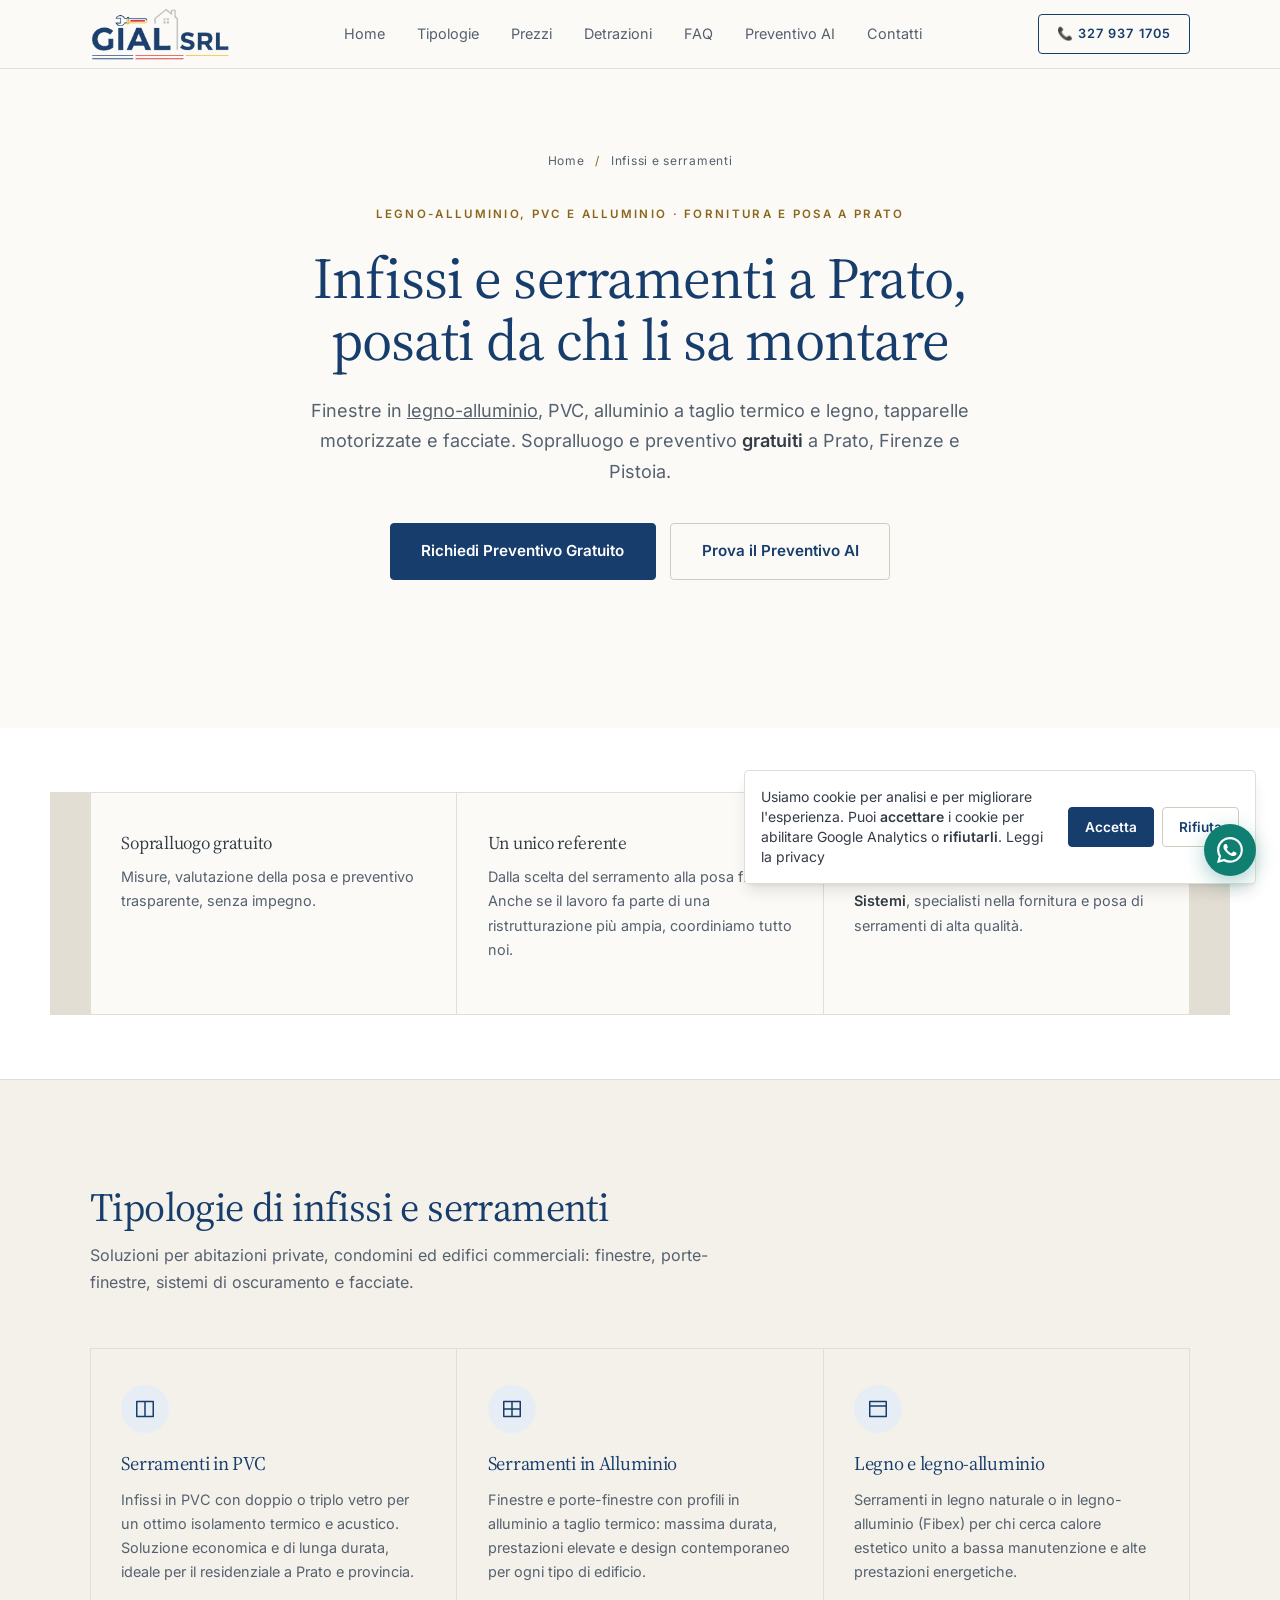
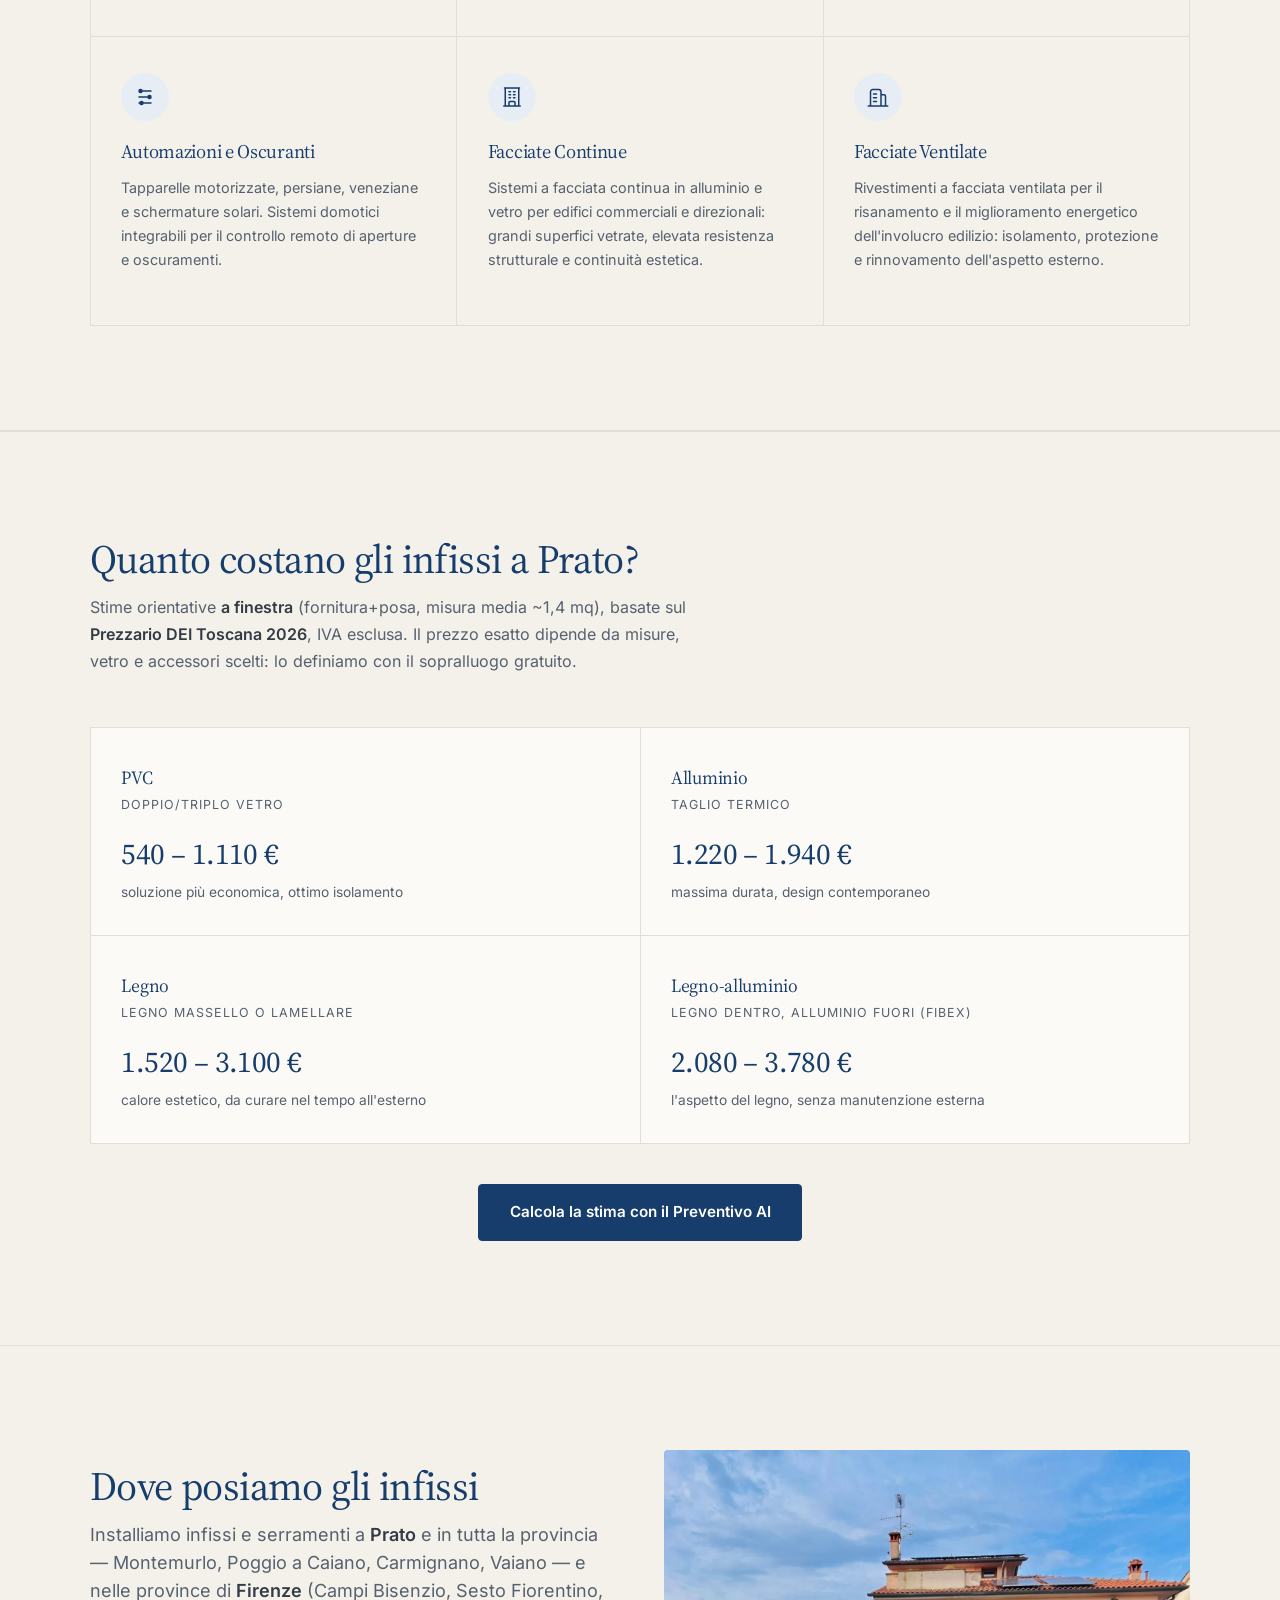
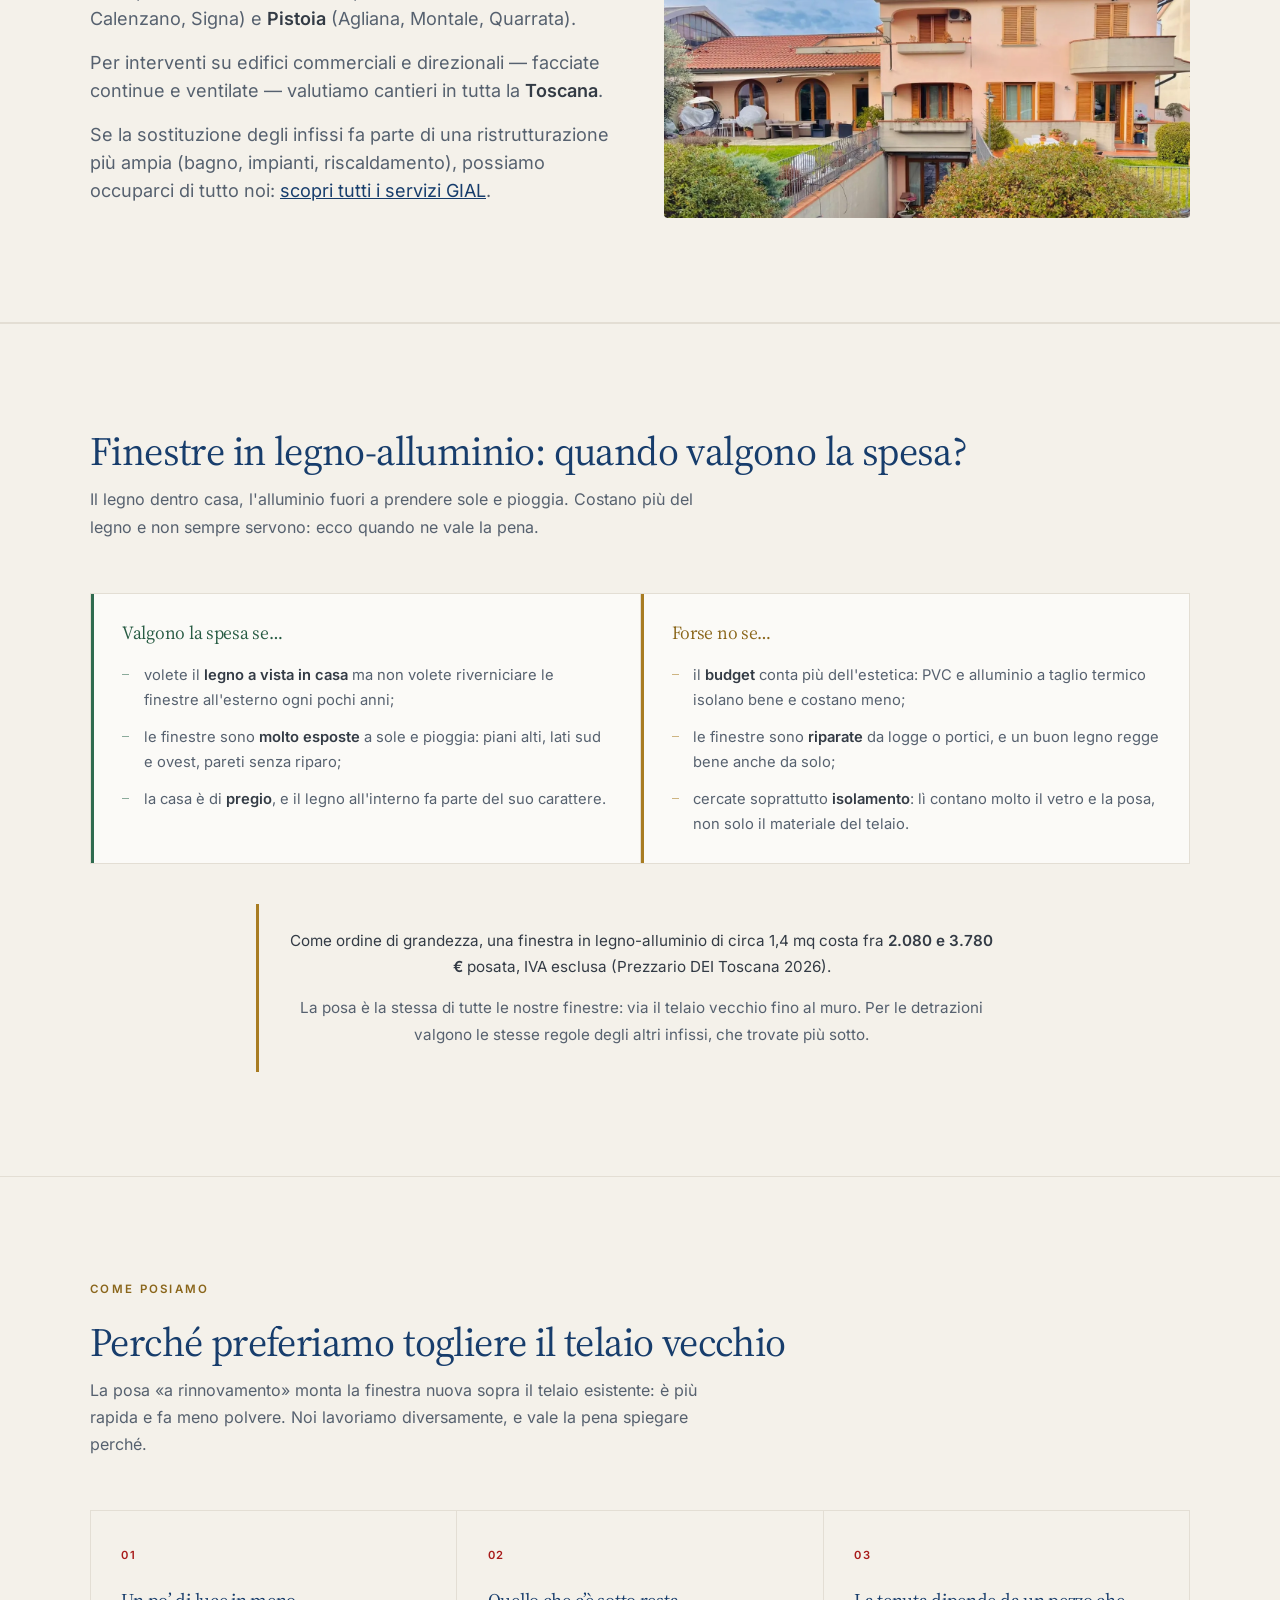
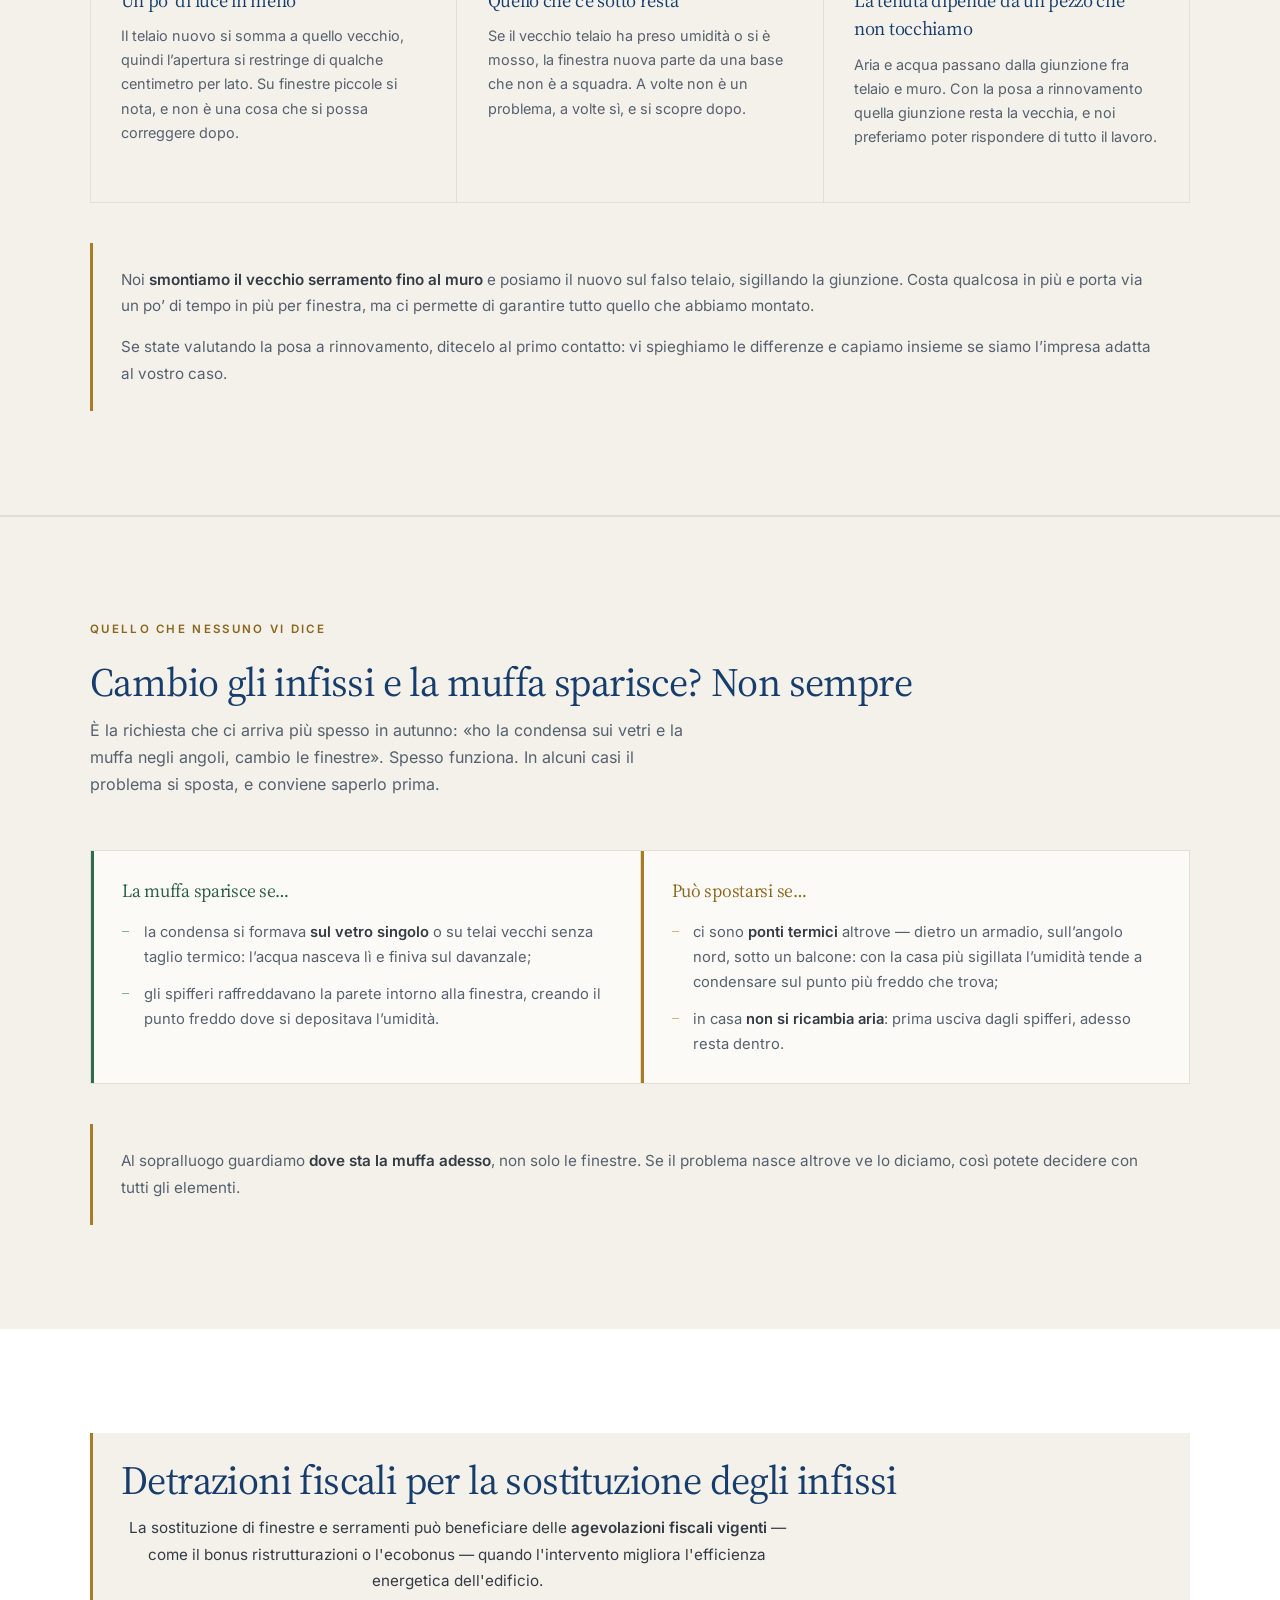
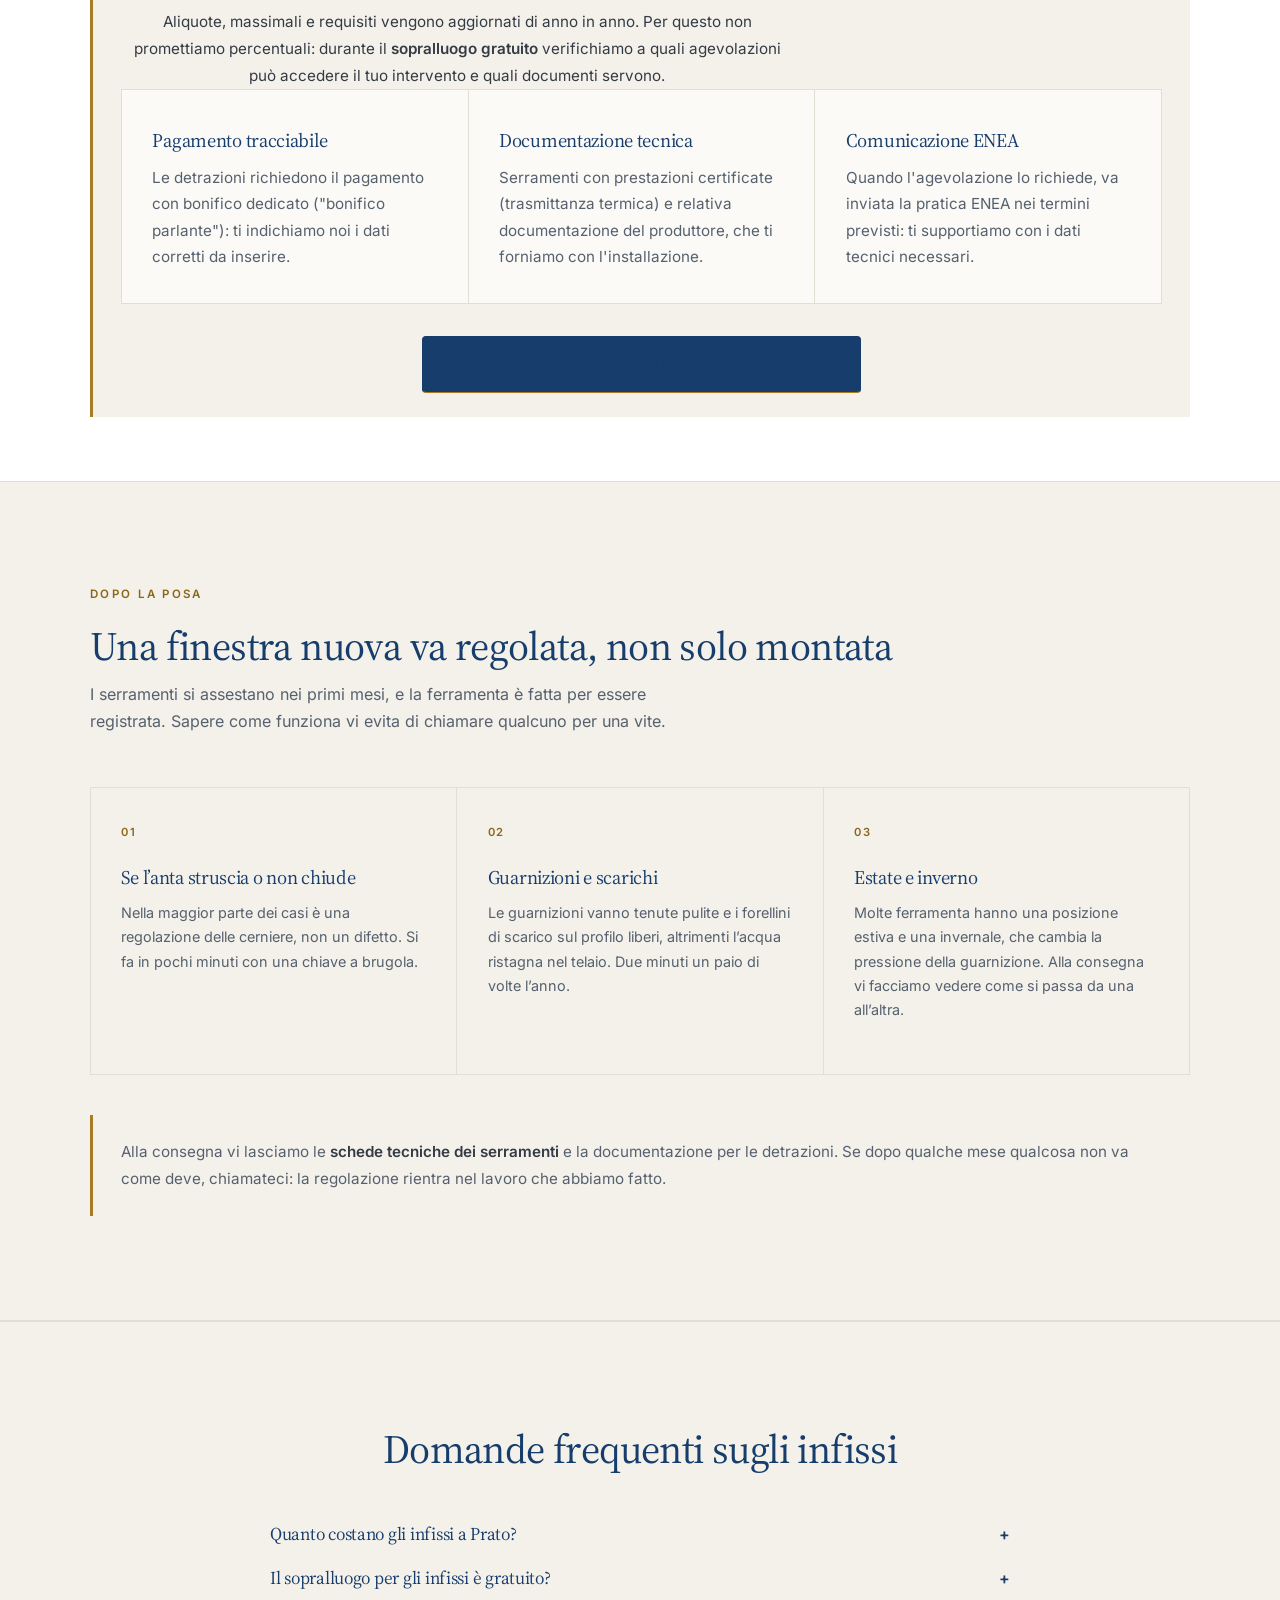
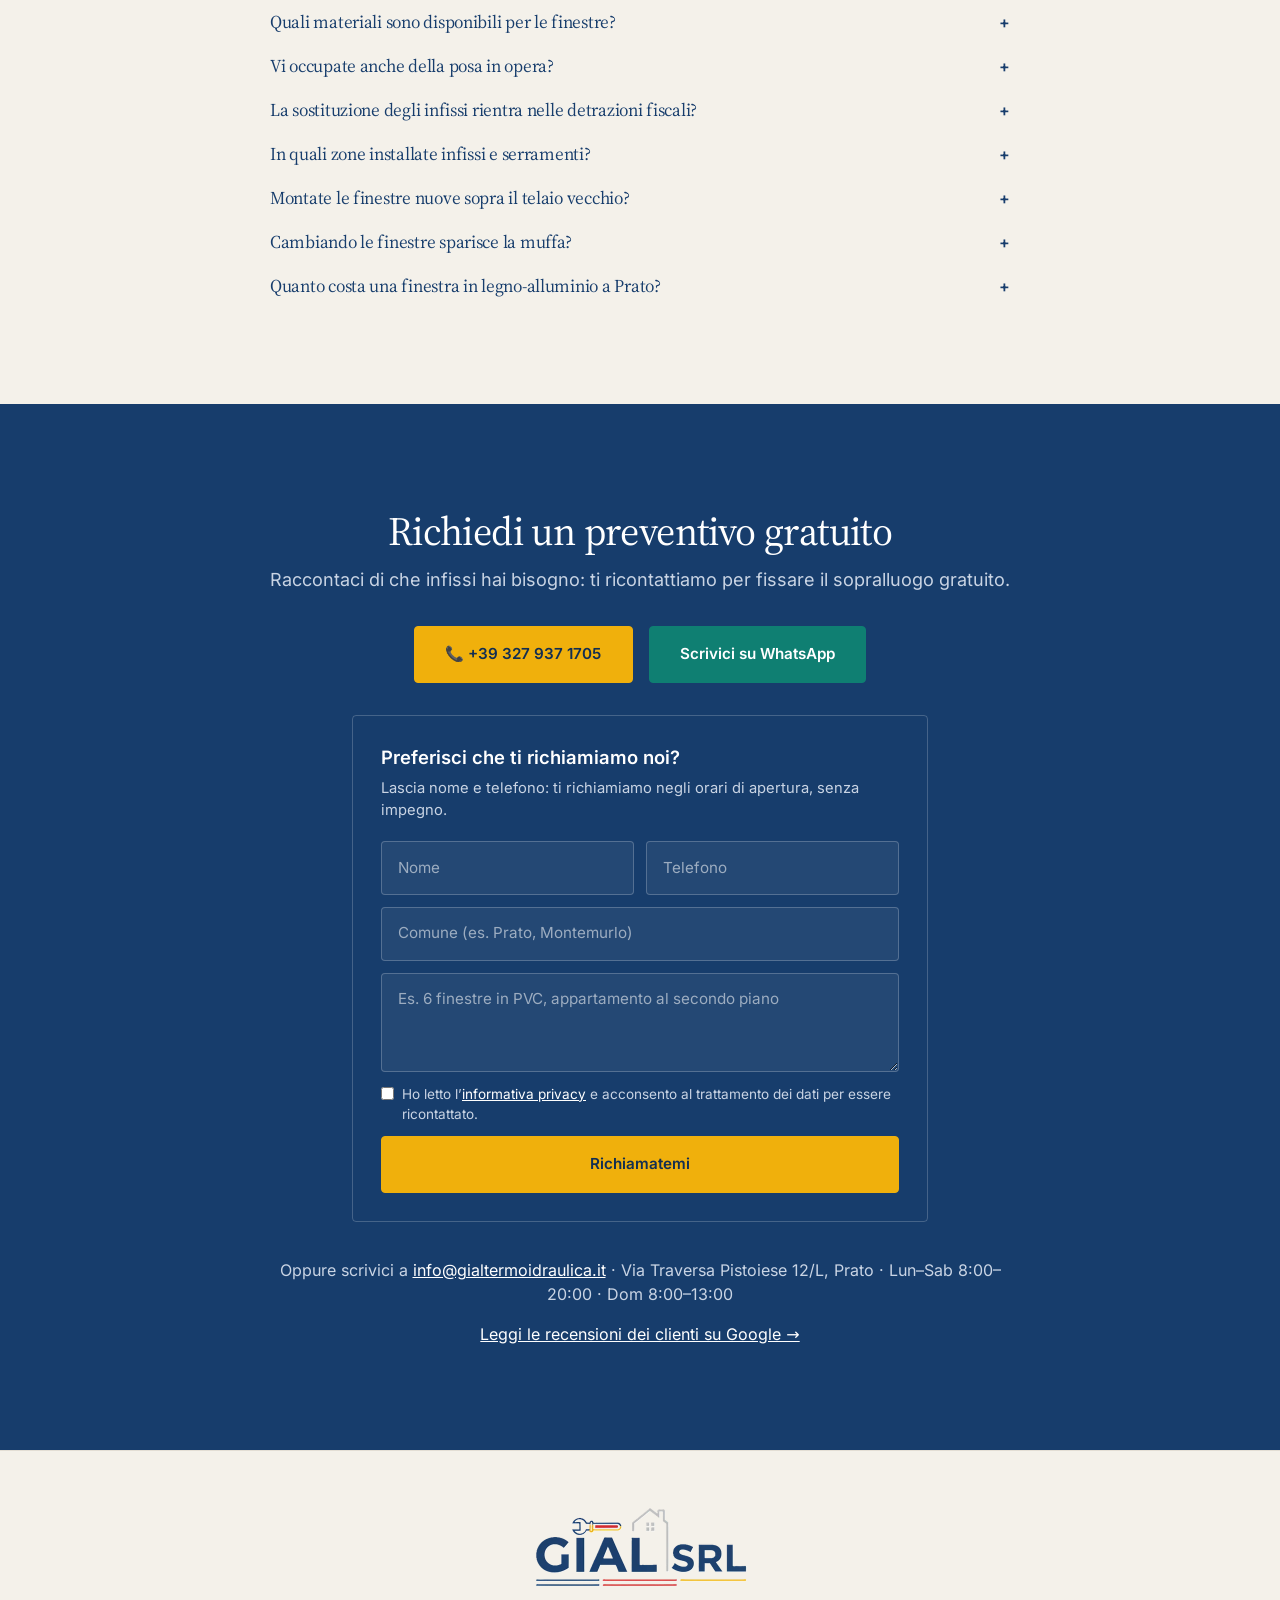
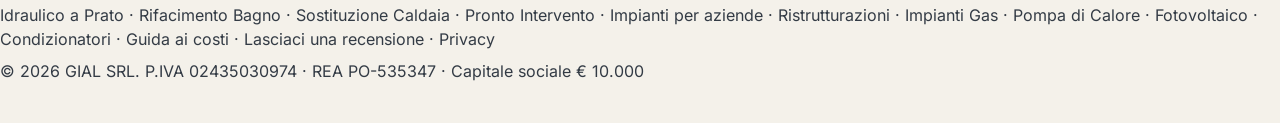
<file: infissi-serramenti-prato/index.html>
<!DOCTYPE html>
<html lang="it" class="scroll-smooth">
<head>
    <meta charset="UTF-8">
    <meta name="viewport" content="width=device-width, initial-scale=1.0, maximum-scale=5, user-scalable=yes">
    <meta name="theme-color" content="#173D6C">
    <meta name="geo.region" content="IT-PO">
    <meta name="geo.placename" content="Prato">

    <title>Infissi Legno-Alluminio, PVC e Alluminio a Prato | GIAL SRL</title>
    <meta name="description" content="Finestre in legno-alluminio, PVC, alluminio a taglio termico e legno a Prato: fornitura e posa, prezzi indicativi, detrazioni fiscali e sopralluogo gratuito." />
    <meta name="robots" content="index, follow, max-snippet:-1, max-image-preview:large" />
    <link rel="canonical" href="https://gialtermoidraulica.it/infissi-serramenti-prato/" />

    <meta property="og:title" content="Infissi Legno-Alluminio, PVC e Alluminio a Prato | GIAL SRL" />
    <meta property="og:description" content="Finestre in legno-alluminio, PVC, alluminio e legno, tapparelle motorizzate, facciate continue e ventilate. Sopralluogo gratuito a Prato, Firenze e Pistoia." />
    <meta property="og:type" content="website" />
    <meta property="og:url" content="https://gialtermoidraulica.it/infissi-serramenti-prato/" />
    <meta property="og:image" content="https://gialtermoidraulica.it/img/og-image.png" />
    <meta property="og:image:width" content="1200" />
    <meta property="og:image:height" content="630" />
    <meta property="og:image:alt" content="GIAL SRL — termoidraulica e impianti a Prato" />
    <meta name="twitter:card" content="summary_large_image" />
    <meta name="twitter:title" content="Infissi Legno-Alluminio, PVC e Alluminio a Prato | GIAL SRL" />
    <meta name="twitter:description" content="Finestre in legno-alluminio, PVC, alluminio a taglio termico e legno a Prato: fornitura e posa, prezzi indicativi, detrazioni fiscali e sopralluogo gratuito." />
    <meta name="twitter:image" content="https://gialtermoidraulica.it/img/og-image.png" />
    <meta property="og:site_name" content="GIAL SRL" />
    <meta property="og:locale" content="it_IT" />

    <link rel="icon" href="/favicon.ico" sizes="any">
    <link rel="icon" type="image/png" sizes="32x32" href="/favicon-32.png">
    <link rel="icon" type="image/png" sizes="16x16" href="/favicon-16.png">
    <link rel="apple-touch-icon" sizes="180x180" href="/apple-touch-icon.png">
    <link rel="manifest" href="/site.webmanifest">

    <link rel="preload" href="/fonts/source-serif-4-latin.woff2" as="font" type="font/woff2" crossorigin>
    <link rel="preload" href="/fonts/inter-latin.woff2" as="font" type="font/woff2" crossorigin>
    <link rel="stylesheet" href="/css/style.css">
    <link rel="stylesheet" href="/css/gial-studio.css">

    <style>
        /* Utility non presenti nel CSS precompilato (come nel blocco patch della home) */
        .flex-wrap { flex-wrap: wrap; }
        .items-start { align-items: flex-start; }
        .whitespace-nowrap { white-space: nowrap; }
        .border-2 { border-width: 2px; }
        .max-w-2xl { max-width: 42rem; }
        .tracking-widest { letter-spacing: 0.1em; }
        .mt-3 { margin-top: 0.75rem; }
        .hover\:bg-blue-50:hover { background-color: #eff6ff; }
        @media (min-width: 640px) {
          .sm\:flex-row { flex-direction: row; }
        }
        @media (min-width: 768px) {
          .md\:text-left { text-align: left; }
          .md\:justify-start { justify-content: flex-start; }
        }
        /* Colore d'accento brand (oro/ottone, ripreso dal logo GIAL) */
        .text-accent { color: #b07d10; }
    
        /* Barra fissa chiama/WhatsApp su mobile */
        .call-bar { position: fixed; left: 0; right: 0; bottom: 0; z-index: 50; }
        @media (min-width: 768px) { .call-bar { display: none; } }
        @media (max-width: 767px) {
            body { padding-bottom: 3.5rem; }
            #cookie-banner { bottom: 4.5rem; }
        }
    </style>

    <script type="application/ld+json">
    {
        "@context": "https://schema.org",
        "@type": "Service",
        "name": "Infissi e Serramenti a Prato — GIAL SRL",
        "serviceType": "Fornitura e installazione di infissi e serramenti",
        "provider": {
            "@type": "Plumber",
            "@id": "https://gialtermoidraulica.it/",
            "name": "GIAL SRL",
            "telephone": "+393279371705",
            "address": {
                "@type": "PostalAddress",
                "streetAddress": "Via Traversa Pistoiese 12/L",
                "addressLocality": "Prato",
                "addressRegion": "PO",
                "postalCode": "59100",
                "addressCountry": "IT"
            }
        },
        "areaServed": ["Prato","Firenze","Pistoia","Toscana"],
        "url": "https://gialtermoidraulica.it/infissi-serramenti-prato/",
        "description": "Fornitura e posa di finestre in PVC, alluminio a taglio termico e legno/Fibex, tapparelle motorizzate, persiane, facciate continue e ventilate. Servizio offerto in collaborazione con SAP Sistemi. Sopralluogo e preventivo gratuiti a Prato, Firenze e Pistoia.",
        "hasOfferCatalog": {
            "@type": "OfferCatalog",
            "name": "Tipologie Infissi e Serramenti",
            "itemListElement": [
                {"@type":"Offer","itemOffered":{"@type":"Service","name":"Infissi PVC doppio o triplo vetro"}},
                {"@type":"Offer","itemOffered":{"@type":"Service","name":"Infissi alluminio a taglio termico"}},
                {"@type":"Offer","itemOffered":{"@type":"Service","name":"Infissi in legno e Fibex (legno-alluminio)"}},
                {"@type":"Offer","itemOffered":{"@type":"Service","name":"Tapparelle motorizzate, persiane, schermature solari"}},
                {"@type":"Offer","itemOffered":{"@type":"Service","name":"Facciate continue per edifici commerciali"}},
                {"@type":"Offer","itemOffered":{"@type":"Service","name":"Facciate ventilate per risanamento energetico"}}
            ]
        }
    }
    </script>
    <script type="application/ld+json">
    {
        "@context": "https://schema.org",
        "@type": "BreadcrumbList",
        "itemListElement": [
            {"@type":"ListItem","position":1,"name":"Home","item":"https://gialtermoidraulica.it/"},
            {"@type":"ListItem","position":2,"name":"Infissi e Serramenti a Prato","item":"https://gialtermoidraulica.it/infissi-serramenti-prato/"}
        ]
    }
    </script>
    <script type="application/ld+json">
    {
        "@context": "https://schema.org",
        "@type": "FAQPage",
        "inLanguage": "it-IT",
        "mainEntity": [
            {
                "@type": "Question",
                "name": "Quanto costano gli infissi a Prato?",
                "acceptedAnswer": {
                    "@type": "Answer",
                    "text": "Come stima orientativa basata sul Prezzario DEI Toscana 2026 (fornitura+posa, a finestra, misura media ~1,4 mq, IVA esclusa): PVC da 540 a 1.110 euro, alluminio a taglio termico da 1.220 a 1.940 euro, legno da 1.520 a 3.100 euro, legno-alluminio da 2.080 a 3.780 euro. Il prezzo esatto dipende da misure, vetro e accessori scelti: lo definiamo con il sopralluogo gratuito."
                }
            },
            {
                "@type": "Question",
                "name": "Il sopralluogo per gli infissi è gratuito?",
                "acceptedAnswer": {
                    "@type": "Answer",
                    "text": "Sì. Effettuiamo un sopralluogo tecnico gratuito per prendere le misure, valutare la posa e fornirti un preventivo trasparente, senza impegno."
                }
            },
            {
                "@type": "Question",
                "name": "Quali materiali sono disponibili per le finestre?",
                "acceptedAnswer": {
                    "@type": "Answer",
                    "text": "Forniamo e installiamo finestre in PVC (doppio o triplo vetro), alluminio a taglio termico e legno o Fibex (legno-alluminio), oltre a tapparelle motorizzate, persiane e schermature solari."
                }
            },
            {
                "@type": "Question",
                "name": "Vi occupate anche della posa in opera?",
                "acceptedAnswer": {
                    "@type": "Answer",
                    "text": "Sì, il servizio è chiavi in mano: fornitura e posa qualificata, in collaborazione con SAP Sistemi, specialisti dei serramenti. Hai un unico referente dall'inizio alla fine, anche se il lavoro rientra in una ristrutturazione più ampia."
                }
            },
            {
                "@type": "Question",
                "name": "La sostituzione degli infissi rientra nelle detrazioni fiscali?",
                "acceptedAnswer": {
                    "@type": "Answer",
                    "text": "In molti casi sì: la sostituzione dei serramenti può accedere alle agevolazioni fiscali vigenti (come bonus ristrutturazioni o ecobonus) quando migliora l'efficienza energetica. Aliquote e requisiti cambiano ogni anno, e sugli infissi contano anche i valori di trasmittanza del serramento scelto: al sopralluogo gratuito controlliamo se il tuo caso rientra e cosa serve documentare."
                }
            },
            {
                "@type": "Question",
                "name": "In quali zone installate infissi e serramenti?",
                "acceptedAnswer": {
                    "@type": "Answer",
                    "text": "Operiamo a Prato e provincia, Firenze, Pistoia e in Toscana. Per cantieri commerciali con facciate continue o ventilate valutiamo interventi anche oltre queste zone."
                }
            },
            {
                "@type": "Question",
                "name": "Montate le finestre nuove sopra il telaio vecchio?",
                "acceptedAnswer": {
                    "@type": "Answer",
                    "text": "Preferiamo di no: il vecchio serramento viene smontato fino al muro e il nuovo si posa sul falso telaio, sigillando la giunzione. Costa qualcosa in più, ma permette di garantire tutto il lavoro. Chi sta valutando la posa a rinnovamento può dirlo al primo contatto e se ne parla."
                }
            },
            {
                "@type": "Question",
                "name": "Cambiando le finestre sparisce la muffa?",
                "acceptedAnswer": {
                    "@type": "Answer",
                    "text": "Spesso sì, quando la condensa nasceva su vetri singoli, telai senza taglio termico o spifferi. Se però ci sono ponti termici altrove, o in casa non si ricambia aria, l'umidità può spostarsi sul punto più freddo. Al sopralluogo si guarda dove sta la muffa adesso, non solo le finestre."
                }
            },
            {
                "@type": "Question",
                "name": "Quanto costa una finestra in legno-alluminio a Prato?",
                "acceptedAnswer": {
                    "@type": "Answer",
                    "text": "Come stima orientativa sul Prezzario DEI Toscana 2026, fra 2.080 e 3.780 euro a finestra (circa 1,4 mq), fornitura e posa, IVA esclusa. Costa più del legno perché all'esterno c'è un rivestimento in alluminio, che evita di riverniciare la finestra nel tempo."
                }
            }
        ]
    }
    </script>

    <!-- Cookie consent: carica gtag solo dopo consenso (stessa logica della home) -->
    <script>
        (function(){
                // Consent Mode v2: Analytics parte sempre, ma senza cookie finché il visitatore non accetta
                window.dataLayer = window.dataLayer || [];
                function gtag(){dataLayer.push(arguments);} window.gtag = gtag;
                var _gc = (document.cookie.match(/(?:^|; )gial_cookie_consent=([^;]*)/) || [])[1];
                gtag('consent', 'default', {'analytics_storage': _gc === 'granted' ? 'granted' : 'denied', 'ad_storage': 'denied', 'ad_user_data': 'denied', 'ad_personalization': 'denied'});
                gtag('js', new Date()); gtag('config', 'G-4QWQKJ6TL6');
                var _gs = document.createElement('script'); _gs.async = true; _gs.src = 'https://www.googletagmanager.com/gtag/js?id=G-4QWQKJ6TL6'; document.head.appendChild(_gs);
                if (_gc === 'granted') window.gtagLoaded = true;
            
            function setCookie(name,value,days){
                var d=new Date();
                d.setTime(d.getTime()+days*24*60*60*1000);
                var expires = "expires="+d.toUTCString();
                var s=name+"="+value+";"+expires+";path=/;SameSite=Lax";
                if(location.protocol==='https:') s += ";Secure";
                document.cookie = s;
            }
            function getCookie(name){var m=document.cookie.split('; ').find(row=>row.startsWith(name+'=')); return m?m.split('=')[1]:null;}
            function loadGtag(){ if(window.gtagLoaded) return; window.gtagLoaded = true; window.gtag('consent', 'update', {'analytics_storage': 'granted'}); }
            window.GIALCookieConsent = {
                accept: function(){ setCookie('gial_cookie_consent','granted',365); loadGtag(); var b=document.getElementById('cookie-banner'); if(b) b.classList.add('hidden');},
                decline: function(){ setCookie('gial_cookie_consent','denied',365); var b=document.getElementById('cookie-banner'); if(b) b.classList.add('hidden');}
            };
            function updateCookieBanner() {
                var consent = getCookie('gial_cookie_consent');
                var b = document.getElementById('cookie-banner');
                if (consent) {
                    if (b) b.classList.add('hidden');
                    if (consent === 'granted') loadGtag();
                } else {
                    if (b) b.classList.remove('hidden');
                }
            }
            document.addEventListener('DOMContentLoaded', updateCookieBanner);
        })();
    </script>
</head>
<body class="bg-gray-50 text-gray-800">
    <a href="#main-content" class="skip-link">Salta al contenuto</a>

    <!-- Banner consenso cookie -->
    <div id="cookie-banner" class="fixed bottom-4 left-4 right-4 md:left-auto md:right-6 md:max-w-lg bg-white border border-gray-200 shadow-lg rounded-lg p-4 flex items-center gap-4 z-50 hidden">
        <div class="flex-1 text-sm text-gray-700">Usiamo cookie per analisi e per migliorare l'esperienza. Puoi <strong>accettare</strong> i cookie per abilitare Google Analytics o <strong>rifiutarli</strong>. <a href="/#privacy" class="">Leggi la privacy</a></div>
        <div class="flex gap-2">
            <button onclick="GIALCookieConsent.accept()" class="g-btn g-btn-primary" style="padding:.55rem 1rem;font-size:.85rem">Accetta</button>
            <button onclick="GIALCookieConsent.decline()" class="g-btn g-btn-outline" style="padding:.55rem 1rem;font-size:.85rem">Rifiuta</button>
        </div>
    </div>

    <nav class="g-nav fixed w-full z-50" aria-label="Menu principale">
        <div class="g-wrap pt-2 flex flex-col">
            <div class="w-full flex justify-between items-center pb-2">
            <a href="/" class="inline-block align-middle" aria-label="Homepage GIAL SRL">
                <img src="/img/gial-logo-rettangolo-nosfondo.webp" width="527" height="197" alt="Logo GIAL Termoidraulica Prato" style="height:52px; width:auto;" fetchpriority="high">
            </a>
            <div class="hidden md:flex space-x-8 items-center">
                <a href="/" class="g-nav-link">Home</a>
                <a href="#tipologie" class="g-nav-link">Tipologie</a>
                <a href="#prezzi" class="g-nav-link">Prezzi</a>
                <a href="#detrazioni" class="g-nav-link">Detrazioni</a>
                <a href="#faq-infissi" class="g-nav-link">FAQ</a>
                <a href="/#preventivo" class="g-nav-link">Preventivo AI</a>
                <a href="#contatti-infissi" class="g-nav-link">Contatti</a>
            </div>
            <div class="flex items-center gap-2">
                <button id="mobileMenuBtn" class="md:hidden p-2 text-gray-600 hover:bg-gray-100 transition focus:outline-none" style="border-radius:4px" aria-label="Apri menu di navigazione" aria-expanded="false" aria-controls="mobileMenu">
                    <svg id="hamburgerIcon" xmlns="http://www.w3.org/2000/svg" class="h-6 w-6" fill="none" viewBox="0 0 24 24" stroke="currentColor" stroke-width="2">
                        <path stroke-linecap="round" stroke-linejoin="round" d="M4 6h16M4 12h16M4 18h16" />
                    </svg>
                    <svg id="closeMenuIcon" xmlns="http://www.w3.org/2000/svg" class="h-6 w-6 hidden" fill="none" viewBox="0 0 24 24" stroke="currentColor" stroke-width="2">
                        <path stroke-linecap="round" stroke-linejoin="round" d="M6 18L18 6M6 6l12 12" />
                    </svg>
                </button>
            <a href="tel:+393279371705" onclick="if(window.gtag){ gtag('event','click_call',{'posizione':'nav_infissi'}); }" class="g-nav-phone" aria-label="Chiama ora GIAL SRL"><span class="g-nav-txt">Chiama ora</span><span class="g-nav-num">📞 327 937 1705</span></a>
            </div>
        </div>
            <div id="mobileMenu" class="hidden md:hidden border-t border-gray-200 py-2" role="navigation" aria-label="Menu mobile">
                <div class="flex flex-col">
                    <a href="/" class="px-4 py-3 text-gray-700 hover:bg-gray-50 font-medium transition">Home</a>
                    <a href="#tipologie" class="px-4 py-3 text-gray-700 hover:bg-gray-50 font-medium transition">Tipologie</a>
                    <a href="#prezzi" class="px-4 py-3 text-gray-700 hover:bg-gray-50 font-medium transition">Prezzi</a>
                    <a href="#detrazioni" class="px-4 py-3 text-gray-700 hover:bg-gray-50 font-medium transition">Detrazioni</a>
                    <a href="#faq-infissi" class="px-4 py-3 text-gray-700 hover:bg-gray-50 font-medium transition">FAQ</a>
                    <a href="/#preventivo" class="px-4 py-3 text-gray-700 hover:bg-gray-50 font-medium transition">Preventivo AI</a>
                    <a href="#contatti-infissi" class="px-4 py-3 text-gray-700 hover:bg-gray-50 font-medium transition">Contatti</a>
                    <p class="gial-mob-label">Tutti i servizi</p>
                    <a href="/impianti-termoidraulici-aziende-prato/" class="px-4 py-3 text-gray-700 hover:bg-gray-50 font-medium transition">Impianti per aziende e cantieri</a>
                    <a href="/ristrutturazioni-chiavi-in-mano-prato/" class="px-4 py-3 text-gray-700 hover:bg-gray-50 font-medium transition">Ristrutturazioni chiavi in mano</a>
                    <a href="/pompa-di-calore-prato/" class="px-4 py-3 text-gray-700 hover:bg-gray-50 font-medium transition">Pompe di calore</a>
                    <a href="/impianto-fotovoltaico-prato/" class="px-4 py-3 text-gray-700 hover:bg-gray-50 font-medium transition">Impianto fotovoltaico</a>
                    <a href="/installazione-condizionatori-prato/" class="px-4 py-3 text-gray-700 hover:bg-gray-50 font-medium transition">Installazione condizionatori</a>
                    <a href="/sostituzione-caldaia-prato/" class="px-4 py-3 text-gray-700 hover:bg-gray-50 font-medium transition">Sostituzione caldaia</a>
                    <a href="/impianti-gas-prato/" class="px-4 py-3 text-gray-700 hover:bg-gray-50 font-medium transition">Impianti gas a norma</a>
                    <a href="/rifacimento-bagno-prato/" class="px-4 py-3 text-gray-700 hover:bg-gray-50 font-medium transition">Rifacimento bagno</a>
                    <a href="/pronto-intervento-idraulico-prato/" class="px-4 py-3 text-gray-700 hover:bg-gray-50 font-medium transition">Pronto intervento idraulico</a>
                    <a href="/guide/quanto-costa-ristrutturare-casa-prato/" class="px-4 py-3 text-gray-700 hover:bg-gray-50 font-medium transition">Guida ai costi</a>
                    <p class="gial-mob-label">Azienda</p>
                    <a href="/#chi-siamo" class="px-4 py-3 text-gray-700 hover:bg-gray-50 font-medium transition">Chi siamo</a>
                    <a href="/#contatti" class="px-4 py-3 text-gray-700 hover:bg-gray-50 font-medium transition">Contatti</a>
                </div>
            </div>
        </div>
    </nav>
    <script>
    // Menu mobile: stesso comportamento della home
    (function() {
        var btn = document.getElementById('mobileMenuBtn');
        var menu = document.getElementById('mobileMenu');
        var hamburger = document.getElementById('hamburgerIcon');
        var closeIcon = document.getElementById('closeMenuIcon');
        if (!btn || !menu) return;
        btn.addEventListener('click', function() {
            var isOpen = !menu.classList.contains('hidden');
            menu.classList.toggle('hidden');
            hamburger.classList.toggle('hidden');
            closeIcon.classList.toggle('hidden');
            btn.setAttribute('aria-expanded', String(!isOpen));
        });
        menu.querySelectorAll('a').forEach(function(link) {
            link.addEventListener('click', function() {
                menu.classList.add('hidden');
                hamburger.classList.remove('hidden');
                closeIcon.classList.add('hidden');
                btn.setAttribute('aria-expanded', 'false');
            });
        });
    })();
    </script>


    <header class="g-hero g-hero--center g-hero--crumbed">
        <div class="g-wrap-narrow">
            <nav class="g-crumbs" aria-label="Percorso di navigazione"><a href="/">Home</a> <span>/</span> Infissi e serramenti</nav>
            <p class="g-eyebrow">Legno-alluminio, PVC e alluminio &middot; fornitura e posa a Prato</p>
            <h1 class="g-h1">Infissi e serramenti a Prato, posati da chi li sa montare</h1>
            <p class="g-lead">Finestre in <a href="#legno-alluminio" class="underline">legno-alluminio</a>, PVC, alluminio a taglio termico e legno, tapparelle motorizzate e facciate. Sopralluogo e preventivo <strong>gratuiti</strong> a Prato, Firenze e Pistoia.</p>
            <div class="g-hero-actions">
                <a href="#contatti-infissi" class="g-btn g-btn-primary">Richiedi Preventivo Gratuito</a>
                <a href="/#preventivo" class="g-btn g-btn-outline">Prova il Preventivo AI</a>
            </div>
        </div>
    </header>

    <main id="main-content">

    <section class="py-16 bg-white px-4">
        <div class="g-wrap g-grid-hair g-grid-hair--3">
            <div class="g-card">
                <h2 class="font-bold text-lg mb-2 text-gray-900">Sopralluogo gratuito</h2>
                <p class="text-gray-600 text-sm">Misure, valutazione della posa e preventivo trasparente, senza impegno.</p>
            </div>
            <div class="g-card">
                <h2 class="font-bold text-lg mb-2 text-gray-900">Un unico referente</h2>
                <p class="text-gray-600 text-sm">Dalla scelta del serramento alla posa finita. Anche se il lavoro fa parte di una ristrutturazione più ampia, coordiniamo tutto noi.</p>
            </div>
            <div class="g-card">
                <h2 class="font-bold text-lg mb-2 text-gray-900">Specialisti della posa</h2>
                <p class="text-gray-600 text-sm">Lavoriamo in collaborazione con <strong>SAP Sistemi</strong>, specialisti nella fornitura e posa di serramenti di alta qualità.</p>
            </div>
        </div>
    </section>

    <section id="tipologie" class="g-section g-section--alt" aria-labelledby="tipologie-heading">
        <div class="g-wrap">
            <h2 class="g-h2" id="tipologie-heading">Tipologie di infissi e serramenti</h2>
            <p class="g-h2-sub g-head-end">Soluzioni per abitazioni private, condomini ed edifici commerciali: finestre, porte-finestre, sistemi di oscuramento e facciate.</p>
            <div class="g-grid-hair g-grid-hair--3">
                <div class="g-card">
                    <div class="bg-blue-50 text-blue-600 rounded-full p-3 mb-4" style="align-self:flex-start;">
                        <svg class="w-6 h-6" fill="none" viewBox="0 0 24 24" stroke="currentColor" stroke-width="1.5" aria-hidden="true"><path stroke-linecap="round" stroke-linejoin="round" d="M3.75 4.5h16.5v15H3.75z M12 4.5v15"/></svg>
                    </div>
                    <h3 class="">Serramenti in PVC</h3>
                    <p class="text-gray-600 text-sm flex-1">Infissi in PVC con doppio o triplo vetro per un ottimo isolamento termico e acustico. Soluzione economica e di lunga durata, ideale per il residenziale a Prato e provincia.</p>
                </div>
                <div class="g-card">
                    <div class="bg-blue-50 text-blue-600 rounded-full p-3 mb-4" style="align-self:flex-start;">
                        <svg class="w-6 h-6" fill="none" viewBox="0 0 24 24" stroke="currentColor" stroke-width="1.5" aria-hidden="true"><path stroke-linecap="round" stroke-linejoin="round" d="M3.75 4.5h16.5v15H3.75z M12 4.5v15 M3.75 12h16.5"/></svg>
                    </div>
                    <h3 class="">Serramenti in Alluminio</h3>
                    <p class="text-gray-600 text-sm flex-1">Finestre e porte-finestre con profili in alluminio a taglio termico: massima durata, prestazioni elevate e design contemporaneo per ogni tipo di edificio.</p>
                </div>
                <div class="g-card">
                    <div class="bg-blue-50 text-blue-600 rounded-full p-3 mb-4" style="align-self:flex-start;">
                        <svg class="w-6 h-6" fill="none" viewBox="0 0 24 24" stroke="currentColor" stroke-width="1.5" aria-hidden="true"><path stroke-linecap="round" stroke-linejoin="round" d="M3.75 4.5h16.5v15H3.75z M3.75 9h16.5"/></svg>
                    </div>
                    <h3 class="">Legno e legno-alluminio</h3>
                    <p class="text-gray-600 text-sm flex-1">Serramenti in legno naturale o in legno-alluminio (Fibex) per chi cerca calore estetico unito a bassa manutenzione e alte prestazioni energetiche.</p>
                </div>
                <div class="g-card">
                    <div class="bg-blue-50 text-blue-600 rounded-full p-3 mb-4" style="align-self:flex-start;">
                        <svg class="w-6 h-6" fill="none" viewBox="0 0 24 24" stroke="currentColor" stroke-width="1.5" aria-hidden="true"><path stroke-linecap="round" stroke-linejoin="round" d="M6 6h12M6 12h12M6 18h12M9 6a1.5 1.5 0 1 1-3 0 1.5 1.5 0 0 1 3 0ZM18 12a1.5 1.5 0 1 1-3 0 1.5 1.5 0 0 1 3 0ZM10 18a1.5 1.5 0 1 1-3 0 1.5 1.5 0 0 1 3 0Z"/></svg>
                    </div>
                    <h3 class="">Automazioni e Oscuranti</h3>
                    <p class="text-gray-600 text-sm flex-1">Tapparelle motorizzate, persiane, veneziane e schermature solari. Sistemi domotici integrabili per il controllo remoto di aperture e oscuramenti.</p>
                </div>
                <div class="g-card">
                    <div class="bg-blue-50 text-blue-600 rounded-full p-3 mb-4" style="align-self:flex-start;">
                        <svg class="w-6 h-6" fill="none" viewBox="0 0 24 24" stroke="currentColor" stroke-width="1.5" aria-hidden="true"><path stroke-linecap="round" stroke-linejoin="round" d="M3.75 21h16.5M4.5 3h15M5.25 3v18m13.5-18v18M9 6.75h1.5m-1.5 3h1.5m-1.5 3h1.5m3-6H15m-1.5 3H15m-1.5 3H15M9 21v-3.75A.75.75 0 0 1 9.75 16.5h4.5a.75.75 0 0 1 .75.75V21"/></svg>
                    </div>
                    <h3 class="">Facciate Continue</h3>
                    <p class="text-gray-600 text-sm flex-1">Sistemi a facciata continua in alluminio e vetro per edifici commerciali e direzionali: grandi superfici vetrate, elevata resistenza strutturale e continuità estetica.</p>
                </div>
                <div class="g-card">
                    <div class="bg-blue-50 text-blue-600 rounded-full p-3 mb-4" style="align-self:flex-start;">
                        <svg class="w-6 h-6" fill="none" viewBox="0 0 24 24" stroke="currentColor" stroke-width="1.5" aria-hidden="true"><path stroke-linecap="round" stroke-linejoin="round" d="M2.25 21h19.5M4.5 21V6.75A2.25 2.25 0 0 1 6.75 4.5h6a2.25 2.25 0 0 1 2.25 2.25V21M19.5 21V11.25a1.5 1.5 0 0 0-1.5-1.5h-3M7.5 9h3m-3 3.75h3m-3 3.75h3"/></svg>
                    </div>
                    <h3 class="">Facciate Ventilate</h3>
                    <p class="text-gray-600 text-sm flex-1">Rivestimenti a facciata ventilata per il risanamento e il miglioramento energetico dell'involucro edilizio: isolamento, protezione e rinnovamento dell'aspetto esterno.</p>
                </div>
            </div>
        </div>
    </section>

    <section id="prezzi" class="g-section g-section--line" aria-labelledby="prezzi-heading">
        <div class="g-wrap">
            <h2 class="g-h2" id="prezzi-heading">Quanto costano gli infissi a Prato?</h2>
            <p class="g-h2-sub g-head-end">Stime orientative <strong>a finestra</strong> (fornitura+posa, misura media ~1,4 mq), basate sul <strong>Prezzario DEI Toscana 2026</strong>, IVA esclusa. Il prezzo esatto dipende da misure, vetro e accessori scelti: lo definiamo con il sopralluogo gratuito.</p>
            <div class="g-grid-hair g-grid-hair--2" style="margin-bottom:2.5rem">
                <div class="g-card g-price">
                    <h3 class="">PVC</h3>
                    <p class="g-price-note">doppio/triplo vetro</p>
                    <p class="g-price-val">540 – 1.110 €</p>
                    <p class="text-gray-600 text-sm">soluzione più economica, ottimo isolamento</p>
                </div>
                <div class="g-card g-price">
                    <h3 class="">Alluminio</h3>
                    <p class="g-price-note">taglio termico</p>
                    <p class="g-price-val">1.220 – 1.940 €</p>
                    <p class="text-gray-600 text-sm">massima durata, design contemporaneo</p>
                </div>
                <div class="g-card g-price">
                    <h3 class="">Legno</h3>
                    <p class="g-price-note">legno massello o lamellare</p>
                    <p class="g-price-val">1.520 – 3.100 €</p>
                    <p class="text-gray-600 text-sm">calore estetico, da curare nel tempo all&#39;esterno</p>
                </div>
                <div class="g-card g-price">
                    <h3 class="">Legno-alluminio</h3>
                    <p class="g-price-note">legno dentro, alluminio fuori (Fibex)</p>
                    <p class="g-price-val">2.080 – 3.780 €</p>
                    <p class="text-gray-600 text-sm">l&#39;aspetto del legno, senza manutenzione esterna</p>
                </div>
            </div>
            <div class="text-center">
                <a href="/#preventivo" class="g-btn g-btn-primary">Calcola la stima con il Preventivo AI</a>
            </div>
        </div>
    </section>

    <section class="g-section g-section--alt" aria-labelledby="zone-heading">
        <div class="g-wrap grid md:grid-cols-2 gap-12 items-center">
            <div>
                <h2 class="g-h2" id="zone-heading">Dove posiamo gli infissi</h2>
                <p class="text-lg text-gray-600 mb-4">Installiamo infissi e serramenti a <strong>Prato</strong> e in tutta la provincia — Montemurlo, Poggio a Caiano, Carmignano, Vaiano — e nelle province di <strong>Firenze</strong> (Campi Bisenzio, Sesto Fiorentino, Calenzano, Signa) e <strong>Pistoia</strong> (Agliana, Montale, Quarrata).</p>
                <p class="text-lg text-gray-600 mb-4">Per interventi su edifici commerciali e direzionali — facciate continue e ventilate — valutiamo cantieri in tutta la <strong>Toscana</strong>.</p>
                <p class="text-lg text-gray-600">Se la sostituzione degli infissi fa parte di una ristrutturazione più ampia (bagno, impianti, riscaldamento), possiamo occuparci di tutto noi: <a href="/" class="text-blue-600 underline hover:text-blue-700">scopri tutti i servizi GIAL</a>.</p>
            </div>
            <div style="border-radius:4px;overflow:hidden">
                <img src="/img/lavori/villa-prato-facciata-1.webp" width="1400" height="980" alt="Ristrutturazione facciata villa a Prato — GIAL SRL" class="object-cover w-full h-full" loading="lazy">
            </div>
        </div>
    </section>

    <section id="legno-alluminio" class="g-section g-section--line" aria-labelledby="legno-alluminio-heading">
        <div class="g-wrap">
            <h2 class="g-h2" id="legno-alluminio-heading">Finestre in legno-alluminio: quando valgono la spesa?</h2>
            <p class="g-h2-sub g-head-end">Il legno dentro casa, l&#39;alluminio fuori a prendere sole e pioggia. Costano più del legno e non sempre servono: ecco quando ne vale la pena.</p>
            <div class="g-grid-hair g-grid-hair--2" style="margin-bottom:2.5rem">
                <div class="g-callout g-callout--si">
                    <h3 class="font-bold mb-3 text-green-700">Valgono la spesa se…</h3>
                    <ul class="list-disc pl-5 space-y-3 text-gray-700 text-sm">
                        <li>volete il <strong>legno a vista in casa</strong> ma non volete riverniciare le finestre all&#39;esterno ogni pochi anni;</li>
                        <li>le finestre sono <strong>molto esposte</strong> a sole e pioggia: piani alti, lati sud e ovest, pareti senza riparo;</li>
                        <li>la casa è di <strong>pregio</strong>, e il legno all&#39;interno fa parte del suo carattere.</li>
                    </ul>
                </div>
                <div class="g-callout g-callout--forse">
                    <h3 class="font-bold mb-3 text-amber-800">Forse no se…</h3>
                    <ul class="list-disc pl-5 space-y-3 text-gray-700 text-sm">
                        <li>il <strong>budget</strong> conta più dell&#39;estetica: PVC e alluminio a taglio termico isolano bene e costano meno;</li>
                        <li>le finestre sono <strong>riparate</strong> da logge o portici, e un buon legno regge bene anche da solo;</li>
                        <li>cercate soprattutto <strong>isolamento</strong>: lì contano molto il vetro e la posa, non solo il materiale del telaio.</li>
                    </ul>
                </div>
            </div>
            <div class="g-note text-center" style="max-width:48rem;margin-left:auto;margin-right:auto">
                <p class="text-gray-700 mb-2">Come ordine di grandezza, una finestra in legno-alluminio di circa 1,4 mq costa fra <strong>2.080 e 3.780 €</strong> posata, IVA esclusa (Prezzario DEI Toscana 2026).</p>
                <p class="text-gray-600 text-sm">La posa è la stessa di tutte le nostre finestre: via il telaio vecchio fino al muro. Per le detrazioni valgono le stesse regole degli altri infissi, che trovate più sotto.</p>
            </div>
        </div>
    </section>

    <section id="telaio" class="g-section g-section--alt" aria-labelledby="telaio-heading">
        <div class="g-wrap">
            <p class="g-eyebrow">Come posiamo</p>
            <h2 class="g-h2" id="telaio-heading">Perch&eacute; preferiamo togliere il telaio vecchio</h2>
            <p class="g-h2-sub g-head-end">La posa &laquo;a rinnovamento&raquo; monta la finestra nuova sopra il telaio esistente: &egrave; pi&ugrave; rapida e fa meno polvere. Noi lavoriamo diversamente, e vale la pena spiegare perch&eacute;.</p>
            <div class="g-grid-hair g-grid-hair--3" style="margin-bottom:2.5rem">
                <div class="g-card">
                    <div class="g-card-num g-card-num--urgent">01</div>
                    <h3>Un po&rsquo; di luce in meno</h3>
                    <p>Il telaio nuovo si somma a quello vecchio, quindi l&rsquo;apertura si restringe di qualche centimetro per lato. Su finestre piccole si nota, e non &egrave; una cosa che si possa correggere dopo.</p>
                </div>
                <div class="g-card">
                    <div class="g-card-num g-card-num--urgent">02</div>
                    <h3>Quello che c&rsquo;&egrave; sotto resta</h3>
                    <p>Se il vecchio telaio ha preso umidit&agrave; o si &egrave; mosso, la finestra nuova parte da una base che non &egrave; a squadra. A volte non &egrave; un problema, a volte s&igrave;, e si scopre dopo.</p>
                </div>
                <div class="g-card">
                    <div class="g-card-num g-card-num--urgent">03</div>
                    <h3>La tenuta dipende da un pezzo che non tocchiamo</h3>
                    <p>Aria e acqua passano dalla giunzione fra telaio e muro. Con la posa a rinnovamento quella giunzione resta la vecchia, e noi preferiamo poter rispondere di tutto il lavoro.</p>
                </div>
            </div>
            <div class="g-note">
                <p>Noi <strong>smontiamo il vecchio serramento fino al muro</strong> e posiamo il nuovo sul falso telaio, sigillando la giunzione. Costa qualcosa in pi&ugrave; e porta via un po&rsquo; di tempo in pi&ugrave; per finestra, ma ci permette di garantire tutto quello che abbiamo montato.</p>
                <p>Se state valutando la posa a rinnovamento, ditecelo al primo contatto: vi spieghiamo le differenze e capiamo insieme se siamo l&rsquo;impresa adatta al vostro caso.</p>
            </div>
        </div>
    </section>

    <section id="muffa" class="g-section g-section--line" aria-labelledby="muffa-heading">
        <div class="g-wrap">
            <p class="g-eyebrow">Quello che nessuno vi dice</p>
            <h2 class="g-h2" id="muffa-heading">Cambio gli infissi e la muffa sparisce? Non sempre</h2>
            <p class="g-h2-sub g-head-end">&Egrave; la richiesta che ci arriva pi&ugrave; spesso in autunno: &laquo;ho la condensa sui vetri e la muffa negli angoli, cambio le finestre&raquo;. Spesso funziona. In alcuni casi il problema si sposta, e conviene saperlo prima.</p>
            <div class="g-grid-hair g-grid-hair--2" style="margin-bottom:2.5rem">
                <div class="g-callout g-callout--si">
                    <h3>La muffa sparisce se&hellip;</h3>
                    <ul>
                        <li>la condensa si formava <strong>sul vetro singolo</strong> o su telai vecchi senza taglio termico: l&rsquo;acqua nasceva l&igrave; e finiva sul davanzale;</li>
                        <li>gli spifferi raffreddavano la parete intorno alla finestra, creando il punto freddo dove si depositava l&rsquo;umidit&agrave;.</li>
                    </ul>
                </div>
                <div class="g-callout g-callout--forse">
                    <h3>Pu&ograve; spostarsi se&hellip;</h3>
                    <ul>
                        <li>ci sono <strong>ponti termici</strong> altrove &mdash; dietro un armadio, sull&rsquo;angolo nord, sotto un balcone: con la casa pi&ugrave; sigillata l&rsquo;umidit&agrave; tende a condensare sul punto pi&ugrave; freddo che trova;</li>
                        <li>in casa <strong>non si ricambia aria</strong>: prima usciva dagli spifferi, adesso resta dentro.</li>
                    </ul>
                </div>
            </div>
            <div class="g-note">
                <p>Al sopralluogo guardiamo <strong>dove sta la muffa adesso</strong>, non solo le finestre. Se il problema nasce altrove ve lo diciamo, cos&igrave; potete decidere con tutti gli elementi.</p>
            </div>
        </div>
    </section>

    <section id="detrazioni" class="py-16 bg-white px-4" aria-labelledby="detrazioni-heading">
        <div class="g-wrap">
            <div class="g-note">
                <h2 class="g-h2" id="detrazioni-heading">Detrazioni fiscali per la sostituzione degli infissi</h2>
                <p class="text-lg text-gray-700 text-center max-w-2xl mx-auto mb-4">La sostituzione di finestre e serramenti può beneficiare delle <strong>agevolazioni fiscali vigenti</strong> — come il bonus ristrutturazioni o l'ecobonus — quando l'intervento migliora l'efficienza energetica dell'edificio.</p>
                <p class="text-lg text-gray-700 text-center max-w-2xl mx-auto mb-8">Aliquote, massimali e requisiti vengono aggiornati di anno in anno. Per questo non promettiamo percentuali: durante il <strong>sopralluogo gratuito</strong> verifichiamo a quali agevolazioni può accedere il tuo intervento e quali documenti servono.</p>
                <div class="g-grid-hair g-grid-hair--3">
                    <div class="g-card">
                        <h3 class="">Pagamento tracciabile</h3>
                        <p class="text-gray-600 text-sm">Le detrazioni richiedono il pagamento con bonifico dedicato ("bonifico parlante"): ti indichiamo noi i dati corretti da inserire.</p>
                    </div>
                    <div class="g-card">
                        <h3 class="">Documentazione tecnica</h3>
                        <p class="text-gray-600 text-sm">Serramenti con prestazioni certificate (trasmittanza termica) e relativa documentazione del produttore, che ti forniamo con l'installazione.</p>
                    </div>
                    <div class="g-card">
                        <h3 class="">Comunicazione ENEA</h3>
                        <p class="text-gray-600 text-sm">Quando l'agevolazione lo richiede, va inviata la pratica ENEA nei termini previsti: ti supportiamo con i dati tecnici necessari.</p>
                    </div>
                </div>
                <div class="text-center mt-8">
                    <a href="#contatti-infissi" class="g-btn g-btn-primary">Verifica le agevolazioni con un sopralluogo gratuito</a>
                </div>
            </div>
        </div>
    </section>

<section id="dopo-posa" class="g-section g-section--alt" aria-labelledby="dopo-posa-heading">
        <div class="g-wrap">
            <p class="g-eyebrow">Dopo la posa</p>
            <h2 class="g-h2" id="dopo-posa-heading">Una finestra nuova va regolata, non solo montata</h2>
            <p class="g-h2-sub g-head-end">I serramenti si assestano nei primi mesi, e la ferramenta &egrave; fatta per essere registrata. Sapere come funziona vi evita di chiamare qualcuno per una vite.</p>
            <div class="g-grid-hair g-grid-hair--3">
                <div class="g-card">
                    <div class="g-card-num">01</div>
                    <h3>Se l&rsquo;anta struscia o non chiude</h3>
                    <p>Nella maggior parte dei casi &egrave; una regolazione delle cerniere, non un difetto. Si fa in pochi minuti con una chiave a brugola.</p>
                </div>
                <div class="g-card">
                    <div class="g-card-num">02</div>
                    <h3>Guarnizioni e scarichi</h3>
                    <p>Le guarnizioni vanno tenute pulite e i forellini di scarico sul profilo liberi, altrimenti l&rsquo;acqua ristagna nel telaio. Due minuti un paio di volte l&rsquo;anno.</p>
                </div>
                <div class="g-card">
                    <div class="g-card-num">03</div>
                    <h3>Estate e inverno</h3>
                    <p>Molte ferramenta hanno una posizione estiva e una invernale, che cambia la pressione della guarnizione. Alla consegna vi facciamo vedere come si passa da una all&rsquo;altra.</p>
                </div>
            </div>
            <div class="g-note">
                <p>Alla consegna vi lasciamo le <strong>schede tecniche dei serramenti</strong> e la documentazione per le detrazioni. Se dopo qualche mese qualcosa non va come deve, chiamateci: la regolazione rientra nel lavoro che abbiamo fatto.</p>
            </div>
        </div>
    </section>

<section id="faq-infissi" class="g-section g-section--line">
        <div class="g-wrap-narrow">
            <div class="text-center mb-12">
                <h2 class="g-h2">Domande frequenti sugli infissi</h2>
            </div>
            <div class="space-y-4">
                <details class="group [&_summary::-webkit-details-marker]:hidden cursor-pointer">
                    <summary class="flex items-center justify-between gap-1.5 text-gray-900">
                        <h3 class="text-lg font-bold">Quanto costano gli infissi a Prato?</h3>
                        <span class="shrink-0 text-blue-600 font-bold" aria-hidden="true">+</span>
                    </summary>
                    <p class="mt-4 leading-relaxed text-gray-700">Come stima orientativa basata sul <strong>Prezzario DEI Toscana 2026</strong> (fornitura+posa, a finestra, misura media ~1,4 mq, IVA esclusa): <strong>PVC 540–1.110 €</strong>, <strong>alluminio a taglio termico 1.220–1.940 €</strong>, <strong>legno 1.520–3.100 €</strong>, <strong>legno-alluminio 2.080–3.780 €</strong>. Il prezzo esatto dipende da misure, vetro e accessori scelti: lo definiamo con il <strong>sopralluogo gratuito</strong>. Vedi la sezione <a href="#prezzi" class="text-blue-600 underline">Prezzi</a>.</p>
                </details>
                <details class="group [&_summary::-webkit-details-marker]:hidden cursor-pointer">
                    <summary class="flex items-center justify-between gap-1.5 text-gray-900">
                        <h3 class="text-lg font-bold">Il sopralluogo per gli infissi è gratuito?</h3>
                        <span class="shrink-0 text-blue-600 font-bold" aria-hidden="true">+</span>
                    </summary>
                    <p class="mt-4 leading-relaxed text-gray-700">Sì. Effettuiamo un sopralluogo tecnico gratuito per prendere le misure, valutare la posa e fornirti un preventivo trasparente, senza impegno.</p>
                </details>
                <details class="group [&_summary::-webkit-details-marker]:hidden cursor-pointer">
                    <summary class="flex items-center justify-between gap-1.5 text-gray-900">
                        <h3 class="text-lg font-bold">Quali materiali sono disponibili per le finestre?</h3>
                        <span class="shrink-0 text-blue-600 font-bold" aria-hidden="true">+</span>
                    </summary>
                    <p class="mt-4 leading-relaxed text-gray-700">Forniamo e installiamo finestre in <strong>PVC</strong> (doppio o triplo vetro), <strong>alluminio a taglio termico</strong> e <strong>legno o Fibex</strong> (legno-alluminio), oltre a tapparelle motorizzate, persiane e schermature solari.</p>
                </details>
                <details class="group [&_summary::-webkit-details-marker]:hidden cursor-pointer">
                    <summary class="flex items-center justify-between gap-1.5 text-gray-900">
                        <h3 class="text-lg font-bold">Vi occupate anche della posa in opera?</h3>
                        <span class="shrink-0 text-blue-600 font-bold" aria-hidden="true">+</span>
                    </summary>
                    <p class="mt-4 leading-relaxed text-gray-700">Sì, il servizio è <strong>chiavi in mano</strong>: fornitura e posa qualificata, in collaborazione con SAP Sistemi. Hai un unico referente dall'inizio alla fine, anche se il lavoro rientra in una ristrutturazione più ampia.</p>
                </details>
                <details class="group [&_summary::-webkit-details-marker]:hidden cursor-pointer">
                    <summary class="flex items-center justify-between gap-1.5 text-gray-900">
                        <h3 class="text-lg font-bold">La sostituzione degli infissi rientra nelle detrazioni fiscali?</h3>
                        <span class="shrink-0 text-blue-600 font-bold" aria-hidden="true">+</span>
                    </summary>
                    <p class="mt-4 leading-relaxed text-gray-700">In molti casi sì: la sostituzione dei serramenti può accedere alle <strong>agevolazioni fiscali vigenti</strong> (come bonus ristrutturazioni o ecobonus) quando migliora l'efficienza energetica. Aliquote e requisiti cambiano ogni anno, e sugli infissi contano anche i valori di trasmittanza del serramento scelto: al <strong>sopralluogo gratuito</strong> controlliamo se il tuo caso rientra e cosa serve documentare. Vedi anche la sezione <a href="#detrazioni" class="text-blue-600 underline">detrazioni fiscali</a>.</p>
                </details>
                <details class="group [&_summary::-webkit-details-marker]:hidden cursor-pointer">
                    <summary class="flex items-center justify-between gap-1.5 text-gray-900">
                        <h3 class="text-lg font-bold">In quali zone installate infissi e serramenti?</h3>
                        <span class="shrink-0 text-blue-600 font-bold" aria-hidden="true">+</span>
                    </summary>
                    <p class="mt-4 leading-relaxed text-gray-700">Operiamo a <strong>Prato</strong> e provincia, <strong>Firenze</strong>, <strong>Pistoia</strong> e in Toscana. Per cantieri commerciali con facciate continue o ventilate valutiamo interventi anche oltre queste zone.</p>
                </details>
                <details class="group [&_summary::-webkit-details-marker]:hidden cursor-pointer">
                    <summary class="flex items-center justify-between gap-1.5 text-gray-900">
                        <h3 class="text-lg font-bold">Montate le finestre nuove sopra il telaio vecchio?</h3>
                        <span class="shrink-0 text-blue-600 font-bold" aria-hidden="true">+</span>
                    </summary>
                    <p class="mt-4 leading-relaxed text-gray-700">Preferiamo di no: smontiamo il vecchio serramento <strong>fino al muro</strong> e posiamo il nuovo sul falso telaio, sigillando la giunzione. Costa qualcosa in più, ma così possiamo garantire tutto il lavoro. Se state valutando la posa a rinnovamento, ditecelo al primo contatto e ne parliamo.</p>
                </details>
                <details class="group [&_summary::-webkit-details-marker]:hidden cursor-pointer">
                    <summary class="flex items-center justify-between gap-1.5 text-gray-900">
                        <h3 class="text-lg font-bold">Cambiando le finestre sparisce la muffa?</h3>
                        <span class="shrink-0 text-blue-600 font-bold" aria-hidden="true">+</span>
                    </summary>
                    <p class="mt-4 leading-relaxed text-gray-700">Spesso sì, quando la condensa nasceva su vetri singoli, telai senza taglio termico o spifferi. Se però ci sono ponti termici altrove, o in casa non si ricambia aria, l&#39;umidità può spostarsi sul punto più freddo. Al sopralluogo guardiamo dove sta la muffa adesso, non solo le finestre.</p>
                </details>
                <details class="group [&_summary::-webkit-details-marker]:hidden cursor-pointer">
                    <summary class="flex items-center justify-between gap-1.5 text-gray-900">
                        <h3 class="text-lg font-bold">Quanto costa una finestra in legno-alluminio a Prato?</h3>
                        <span class="shrink-0 text-blue-600 font-bold" aria-hidden="true">+</span>
                    </summary>
                    <p class="mt-4 leading-relaxed text-gray-700">Come stima orientativa sul Prezzario DEI Toscana 2026, fra <strong>2.080 e 3.780 €</strong> a finestra (circa 1,4 mq), fornitura e posa, IVA esclusa. Costa più del legno perché all&#39;esterno c&#39;è un rivestimento in alluminio, che evita di riverniciare la finestra nel tempo.</p>
                </details>
            </div>
        </div>
    </section>

    <section id="contatti-infissi" class="g-section g-contact">
        <div class="g-wrap-narrow text-center">
            <h2 class="g-h2" style="color:#fff">Richiedi un preventivo gratuito</h2>
            <p class="mb-8 text-lg text-blue-100">Raccontaci di che infissi hai bisogno: ti ricontattiamo per fissare il sopralluogo gratuito.</p>
            <div class="flex flex-col sm:flex-row gap-4 justify-center mb-8">
                <a href="tel:+393279371705" onclick="if(window.gtag){ gtag('event','click_call',{'posizione':'cta_infissi'}); }" class="g-btn g-btn-gold">📞 +39 327 937 1705</a>
                <a href="https://wa.me/393279371705?text=Ciao%2C%20vi%20scrivo%20dal%20sito%20per%3A%20Infissi%20e%20serramenti." target="_blank" rel="noopener" onclick="if(window.gtag){ gtag('event','click_whatsapp',{'posizione':'cta_infissi'}); }" class="g-btn" style="background:#0F7F72;color:#fff;border:1px solid #0F7F72">Scrivici su WhatsApp</a>
            </div>
            <div class="g-lead-box">
                <p class="g-lead-title">Preferisci che ti richiamiamo noi?</p>
                <p class="g-lead-sub">Lascia nome e telefono: ti richiamiamo negli orari di apertura, senza impegno.</p>
                <form class="g-lead-form" action="https://formspree.io/f/mvzgnwnp" method="POST" data-gial-lead="form_infissi">
                    <input type="hidden" name="servizio" value="Infissi e serramenti">
                    <input type="hidden" name="pagina" value="infissi">
                    <input type="hidden" name="_subject" value="[Sito] Richiesta Infissi e serramenti">
                    <div class="g-hp" aria-hidden="true"><label>Lascia vuoto <input type="text" name="_gotcha" tabindex="-1" autocomplete="off"></label></div>
                    <div class="g-lead-row">
                        <label class="sr-only" for="lead-nome-infissi">Nome</label>
                        <input id="lead-nome-infissi" class="g-field" type="text" name="nome" placeholder="Nome" autocomplete="name" required>
                        <label class="sr-only" for="lead-tel-infissi">Telefono</label>
                        <input id="lead-tel-infissi" class="g-field" type="tel" name="telefono" placeholder="Telefono" inputmode="tel" autocomplete="tel" required>
                    </div>
                    <label class="sr-only" for="lead-comune-infissi">Comune</label>
                    <input id="lead-comune-infissi" class="g-field" type="text" name="comune" placeholder="Comune (es. Prato, Montemurlo)" autocomplete="address-level2">
                    <label class="sr-only" for="lead-msg-infissi">Due righe sul lavoro</label>
                    <textarea id="lead-msg-infissi" class="g-field" name="messaggio" rows="3" placeholder="Es. 6 finestre in PVC, appartamento al secondo piano"></textarea>
                    <div class="g-lead-check">
                        <input id="lead-privacy-infissi" type="checkbox" name="privacy_consent" value="accettato" required>
                        <label for="lead-privacy-infissi">Ho letto l&rsquo;<a href="/#privacy" class="underline">informativa privacy</a> e acconsento al trattamento dei dati per essere ricontattato.</label>
                    </div>
                    <button type="submit" class="g-btn g-btn-gold">Richiamatemi</button>
                    <p class="g-lead-msg" aria-live="polite"></p>
                </form>
            </div>
            <p class="text-blue-100">Oppure scrivici a <a href="mailto:info@gialtermoidraulica.it" class="underline text-white">info@gialtermoidraulica.it</a> · Via Traversa Pistoiese 12/L, Prato · Lun–Sab 8:00–20:00 · Dom 8:00–13:00</p>
            <p class="text-blue-100" style="margin-top:1rem"><a href="https://www.google.com/maps?cid=2999171132930111984" target="_blank" rel="noopener" class="underline text-white" onclick="if(window.gtag){ gtag('event','click_reviews',{'posizione':'contatti_infissi'}); }">Leggi le recensioni dei clienti su Google &rarr;</a></p>
        </div>
    </section>

    </main>

    <footer class="g-footer">
        <div class="mb-4">
            <a href="/" aria-label="Home GIAL SRL">
                <img src="/img/gial-logo-rettangolo-nosfondo.webp" width="527" height="197" alt="Logo GIAL Termoidraulica Prato" style="height:80px; width:auto;" class="mx-auto mb-2" loading="lazy">
            </a>
        </div>
        <p class="mb-2"><a href="/" class="">Idraulico a Prato</a> · <a href="/rifacimento-bagno-prato/" class="">Rifacimento Bagno</a> · <a href="/sostituzione-caldaia-prato/" class="">Sostituzione Caldaia</a> · <a href="/pronto-intervento-idraulico-prato/" class="">Pronto Intervento</a> · <a href="/impianti-termoidraulici-aziende-prato/" class="">Impianti per aziende</a> · <a href="/ristrutturazioni-chiavi-in-mano-prato/" class="">Ristrutturazioni</a> · <a href="/impianti-gas-prato/" class="">Impianti Gas</a> · <a href="/pompa-di-calore-prato/" class="">Pompa di Calore</a> · <a href="/impianto-fotovoltaico-prato/" class="">Fotovoltaico</a> · <a href="/installazione-condizionatori-prato/" class="">Condizionatori</a> · <a href="/guide/quanto-costa-ristrutturare-casa-prato/" class="">Guida ai costi</a> · <a href="https://g.page/r/CfC5505BMp8pEAE/review" target="_blank" rel="noopener" onclick="if(window.gtag){ gtag('event','click_lascia_recensione',{'posizione':'footer_infissi-serramenti-prato'}); }">Lasciaci una recensione</a> · <a href="/#privacy" class="">Privacy</a></p>
        &copy; 2026 GIAL SRL. P.IVA 02435030974 · REA PO-535347 · Capitale sociale € 10.000
    </footer>

    <a href="https://wa.me/393279371705?text=Ciao%2C%20vi%20scrivo%20dal%20sito%20per%3A%20Infissi%20e%20serramenti."
       onclick="if(window.gtag){ gtag('event','click_whatsapp',{'event_category':'contatti','event_label':'pulsante_fisso_infissi'}); }"
       class="hidden md:flex fixed bottom-6 right-6 text-white rounded-full z-50 items-center justify-center" style="width:52px;height:52px;background:#0F7F72;box-shadow:0 6px 20px rgba(15,127,114,.35)" target="_blank" rel="noopener" aria-label="Contattaci su WhatsApp">
        <svg xmlns="http://www.w3.org/2000/svg" width="26" height="26" fill="currentColor" viewBox="0 0 16 16" aria-hidden="true">
            <path d="M13.601 2.326A7.854 7.854 0 0 0 7.994 0C3.627 0 .068 3.558.064 7.926c0 1.399.366 2.76 1.057 3.965L0 16l4.204-1.102a7.933 7.933 0 0 0 3.79.965h.004c4.368 0 7.926-3.558 7.93-7.93a7.898 7.898 0 0 0-2.327-5.607zM7.994 14.52a6.573 6.573 0 0 1-3.356-.92l-.24-.144-2.494.654.666-2.433-.156-.251a6.56 6.56 0 0 1-1.007-3.505c0-3.626 2.957-6.584 6.591-6.584a6.56 6.56 0 0 1 4.66 1.931 6.557 6.557 0 0 1 1.928 4.66c-.004 3.639-2.961 6.592-6.592 6.592zm3.615-4.934c-.197-.099-1.17-.578-1.353-.646-.182-.065-.315-.099-.445.099-.133.197-.513.646-.627.775-.114.133-.232.148-.43.05-.197-.1-.836-.308-1.592-.985-.59-.525-.985-1.175-1.103-1.372-.114-.198-.011-.304.088-.403.087-.088.197-.232.296-.346.1-.114.133-.198.198-.33.065-.134.034-.248-.015-.347-.05-.099-.445-1.076-.612-1.47-.16-.389-.323-.335-.445-.34-.114-.007-.247-.007-.38-.007a.729.729 0 0 0-.529.247c-.182.198-.691.677-.691 1.654 0 .977.71 1.916.81 2.049.098.133 1.394 2.132 3.383 2.992.47.205.84.326 1.129.418.475.152.904.129 1.246.08.38-.058 1.171-.48 1.338-.943.164-.464.164-.86.114-.943-.049-.084-.182-.133-.38-.232z"/>
        </svg>
    </a>

    <!-- Barra fissa mobile: chiamata diretta -->
    <div class="call-bar flex" style="background:#fff;border-top:1px solid var(--g-line);box-shadow:0 -4px 16px rgba(23,61,108,.1)">
        <a href="tel:+393279371705" onclick="if(window.gtag){ gtag('event','click_call',{'posizione':'barra_fissa_mobile_infissi'}); }" class="flex-1 text-white py-3 font-semibold text-center" style="background:var(--g-navy)" aria-label="Chiama ora GIAL SRL">Chiama ora</a>
        <a href="https://wa.me/393279371705?text=Ciao%2C%20vi%20scrivo%20dal%20sito%20per%3A%20Infissi%20e%20serramenti." target="_blank" rel="noopener" onclick="if(window.gtag){ gtag('event','click_whatsapp',{'posizione':'barra_fissa_mobile_infissi'}); }" class="flex-1 text-white py-3 font-semibold text-center" style="background:#0F7F72" aria-label="Scrivici su WhatsApp">WhatsApp</a>
    </div>
    <script src="/js/gial-lead.js" defer></script>
</body>
</html>
</file>
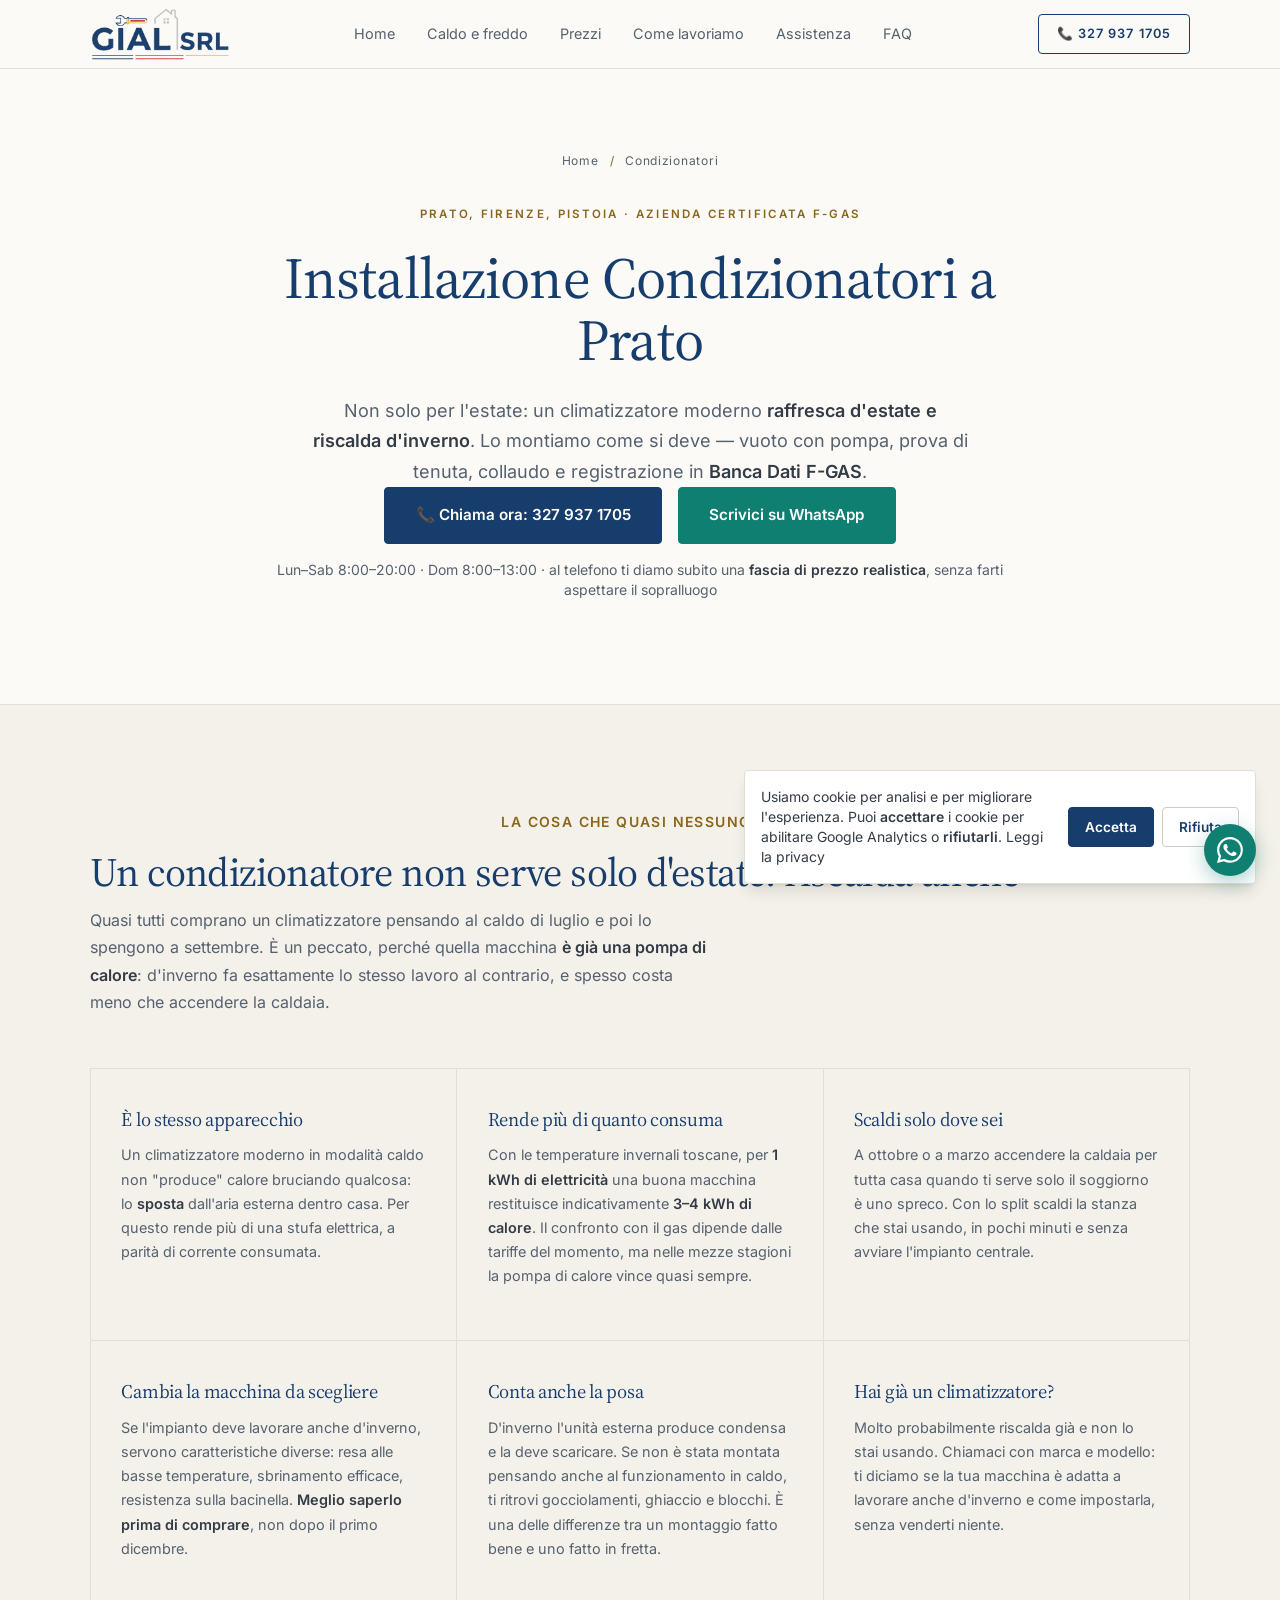
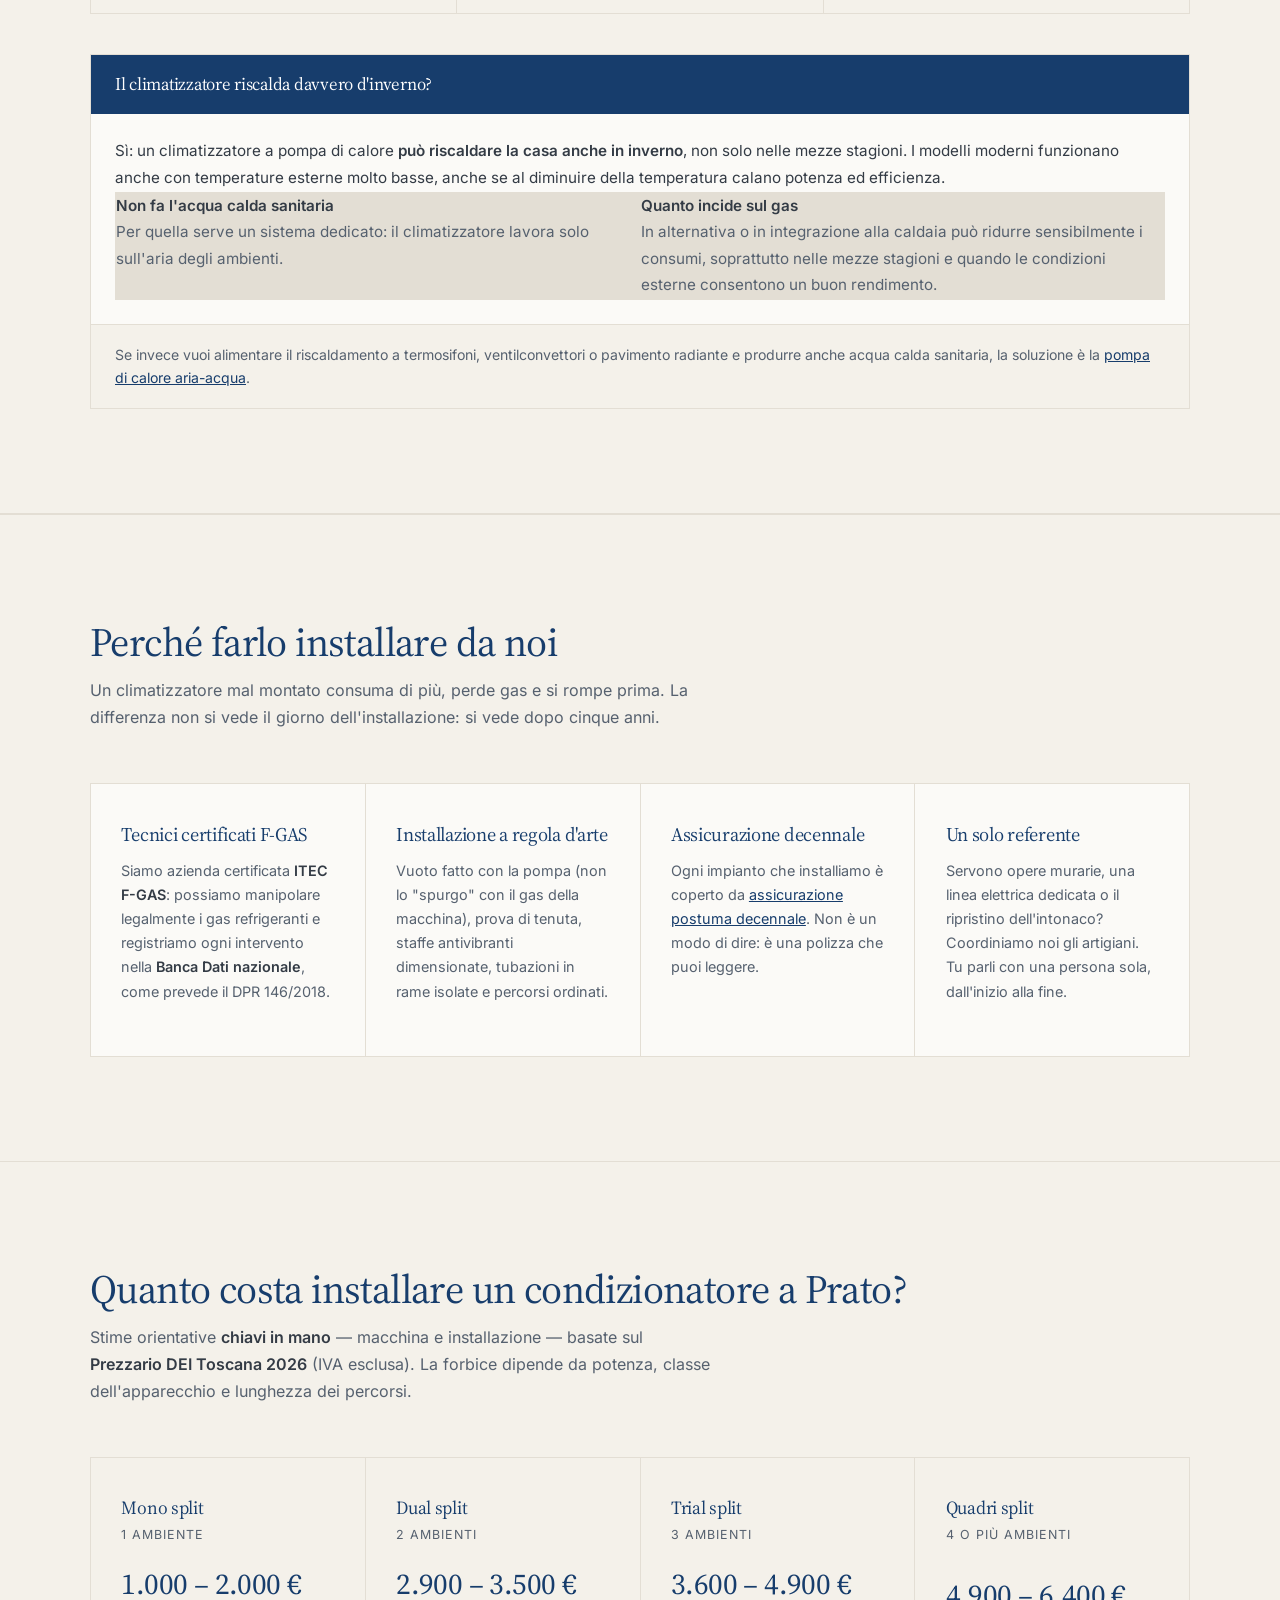
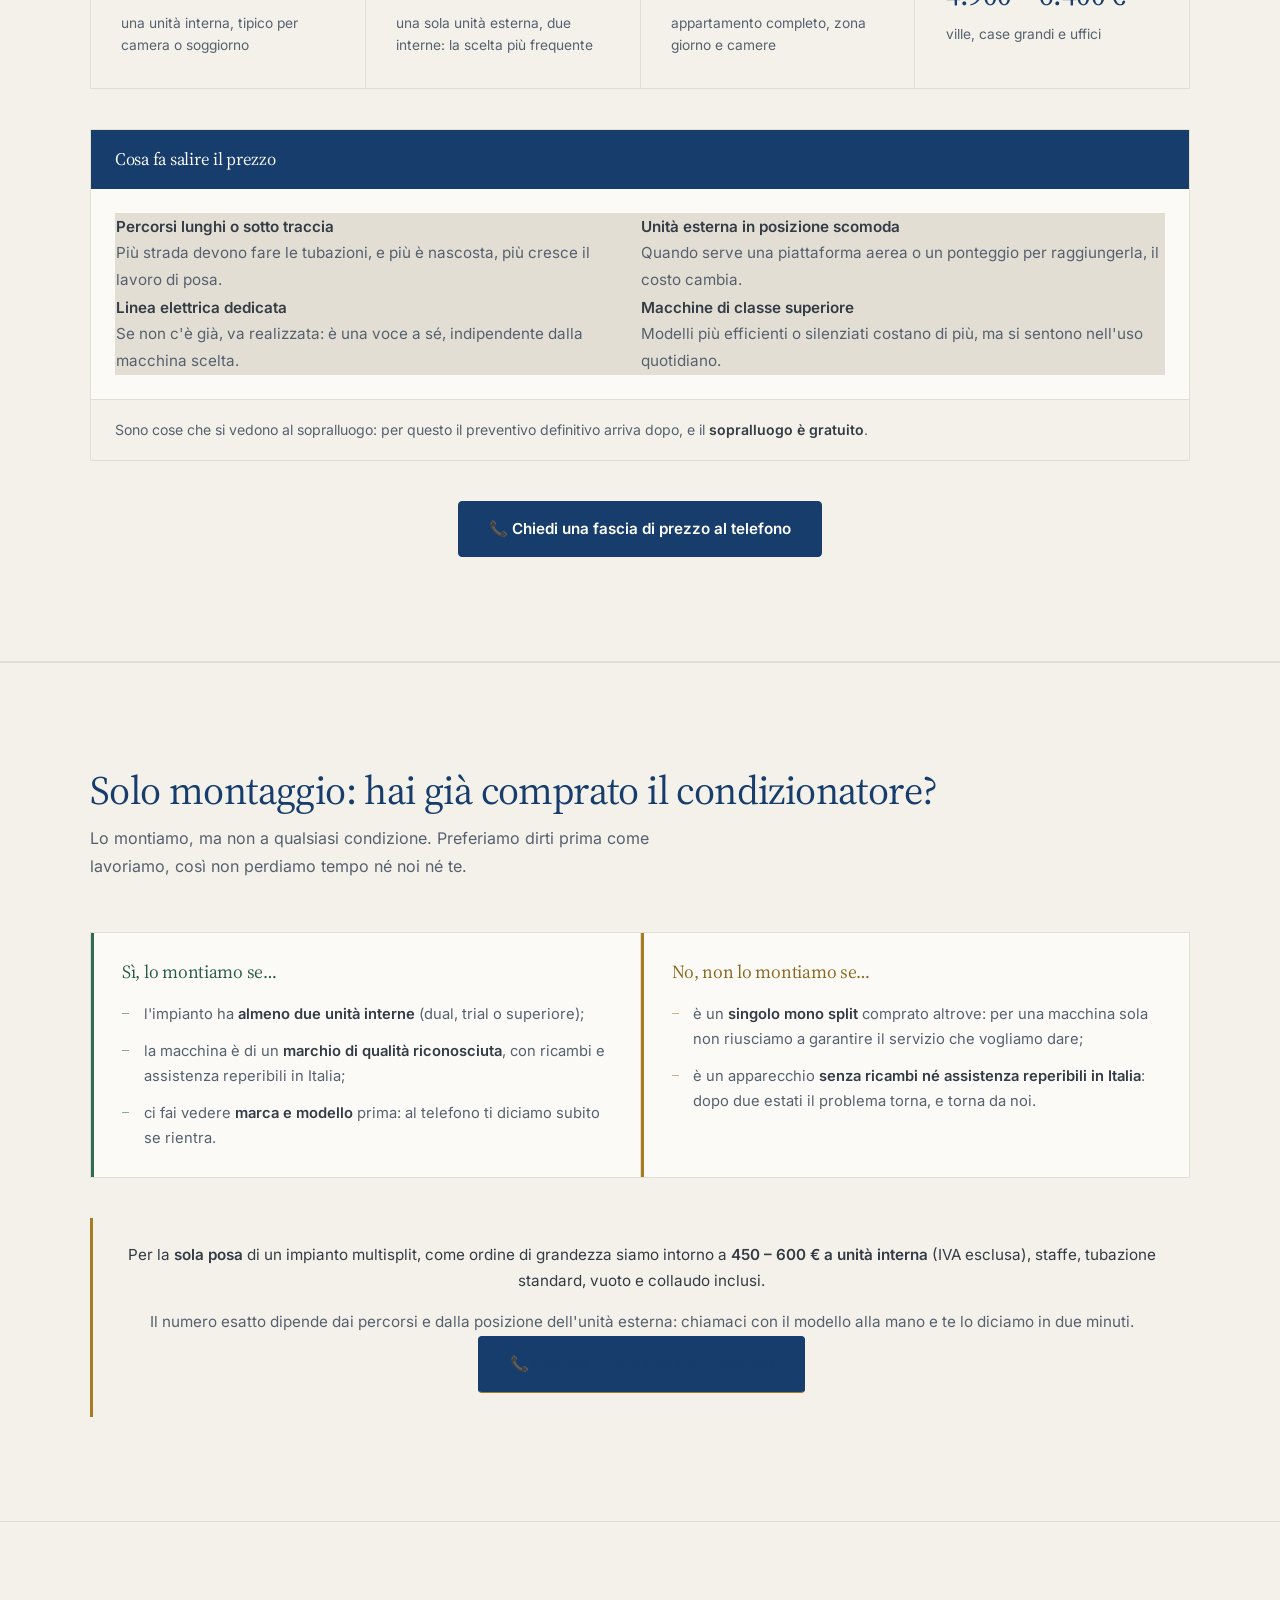
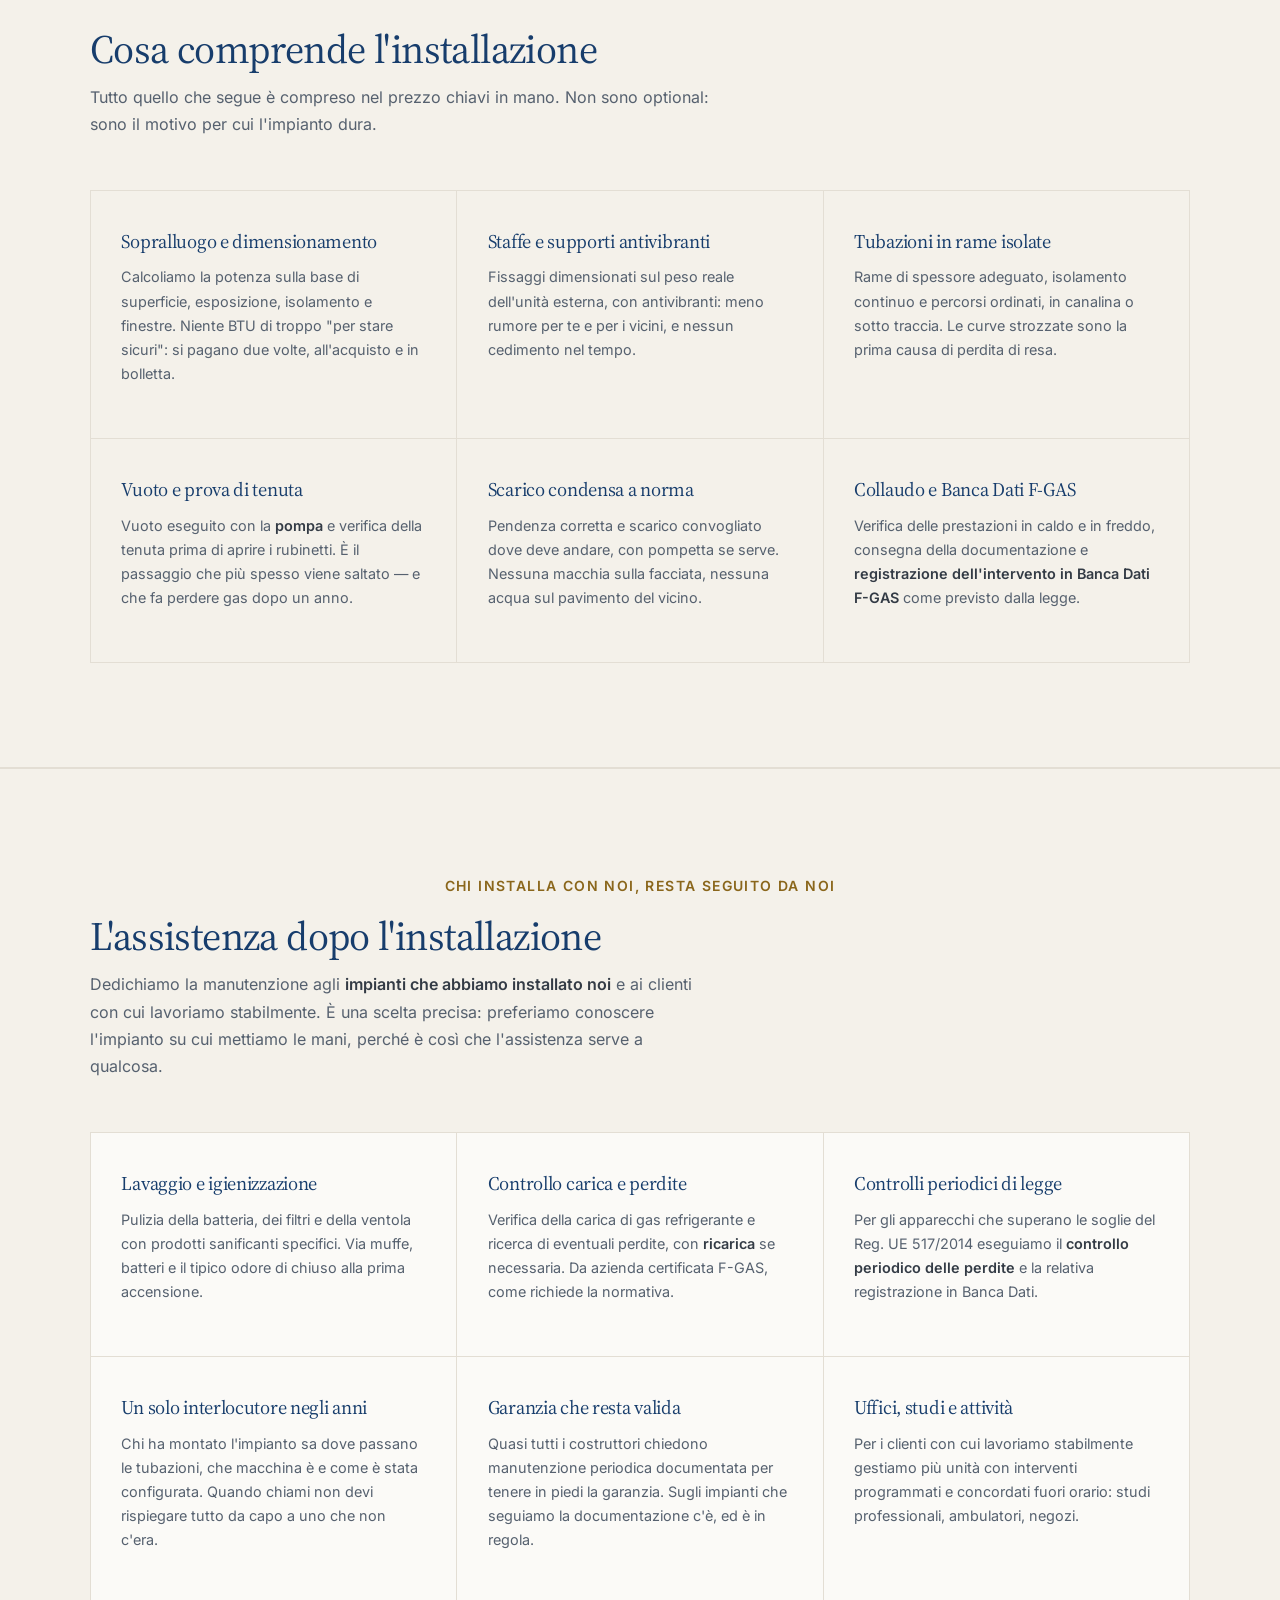
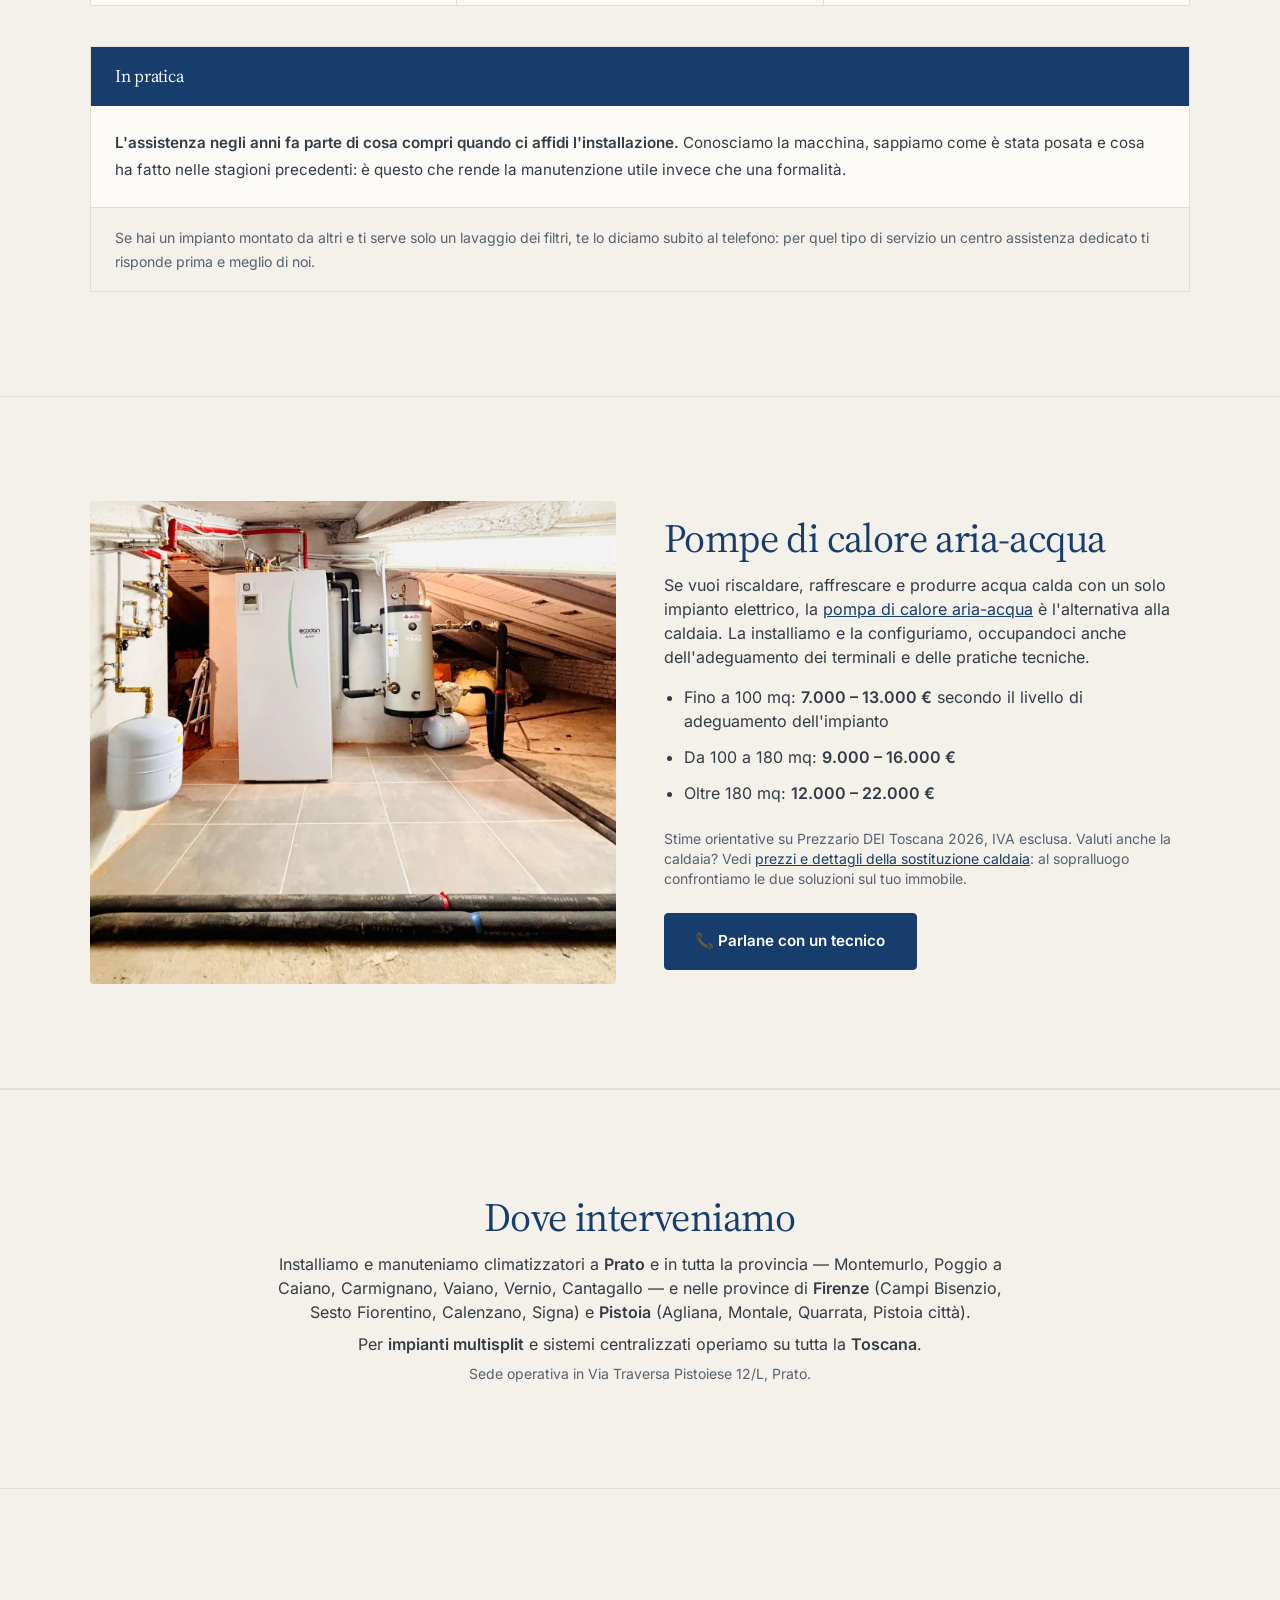
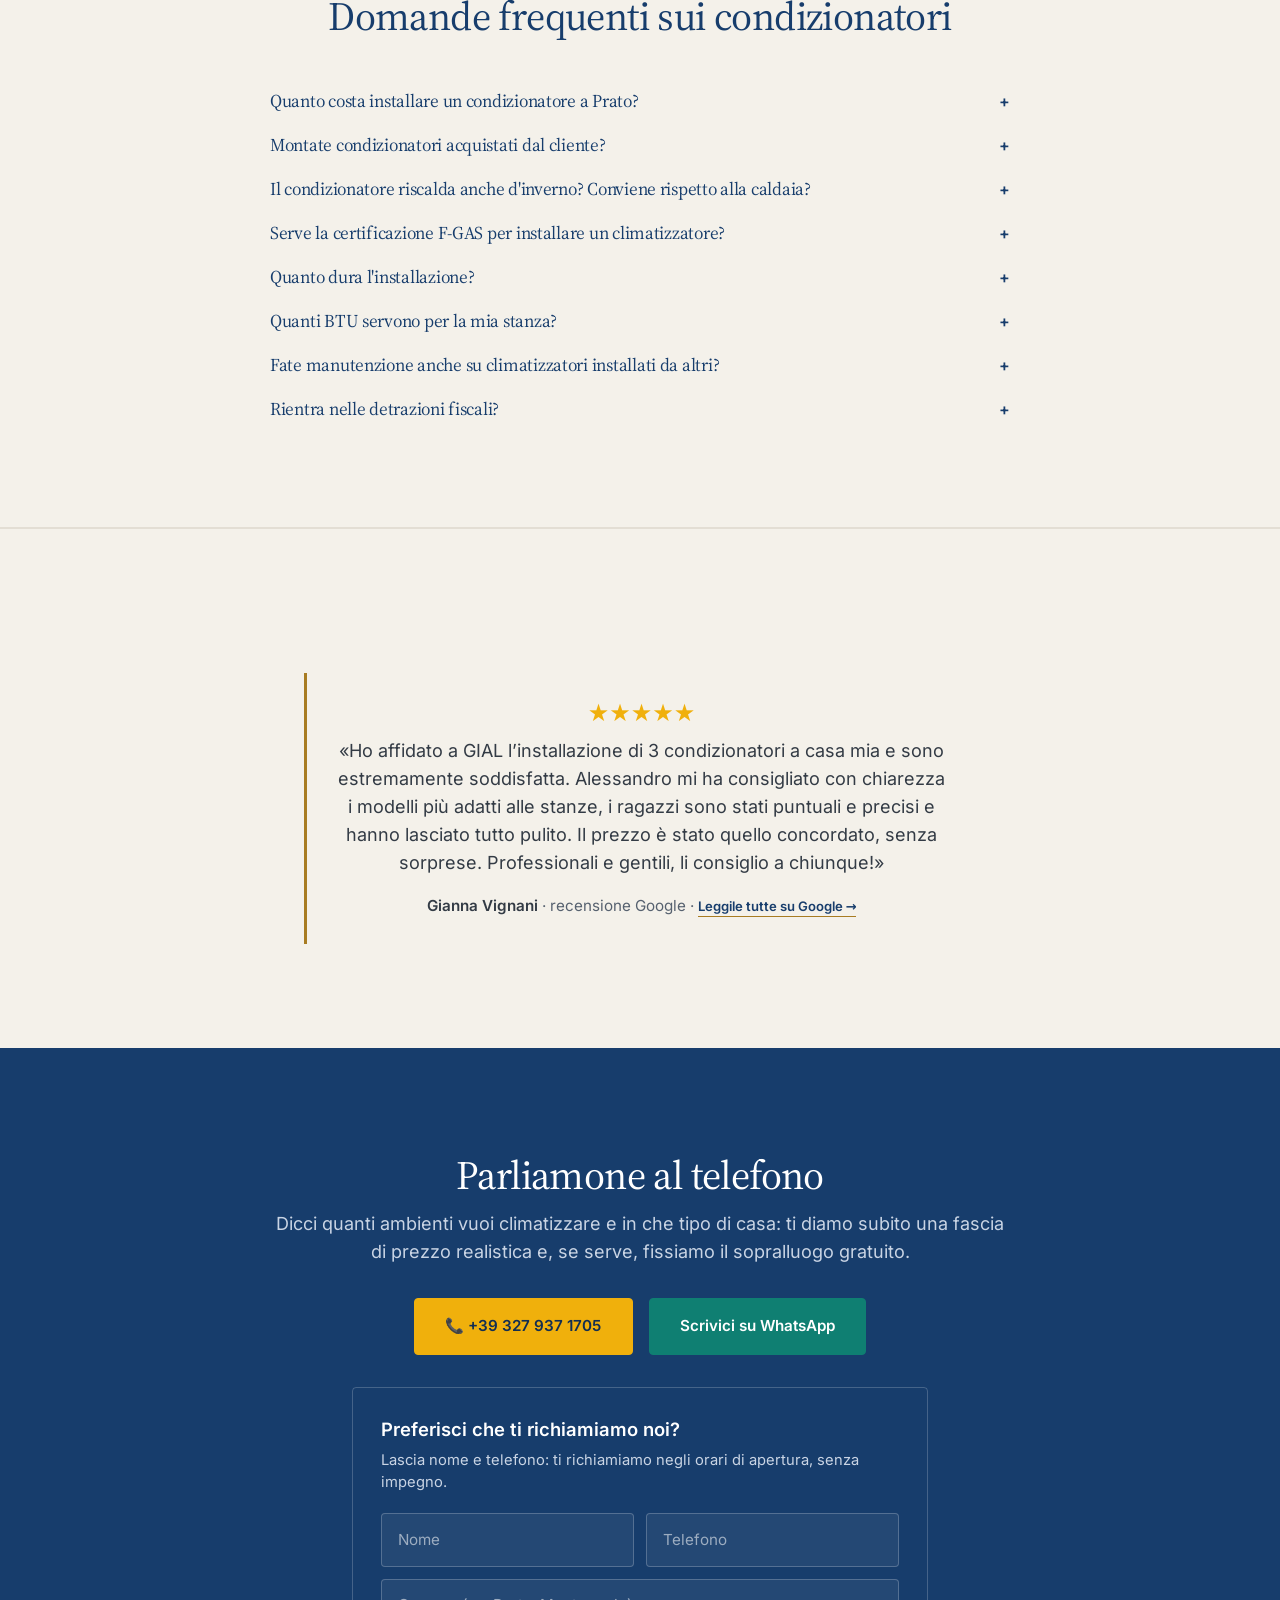
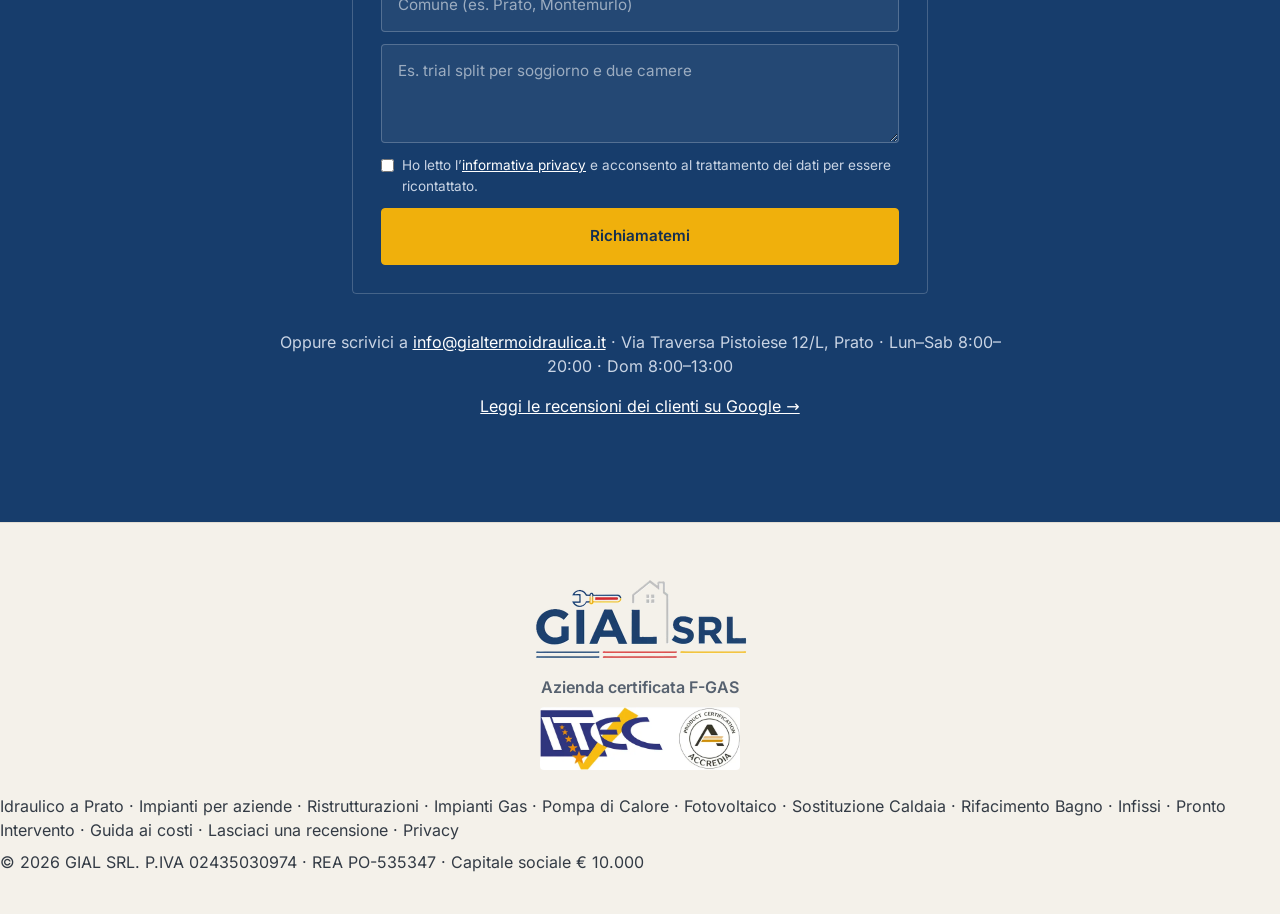
<file: installazione-condizionatori-prato/index.html>
<!DOCTYPE html>
<html lang="it" class="scroll-smooth">
<head>
    <meta charset="UTF-8">
    <meta name="viewport" content="width=device-width, initial-scale=1.0, maximum-scale=5, user-scalable=yes">
    <meta name="theme-color" content="#173D6C">
    <meta name="geo.region" content="IT-PO">
    <meta name="geo.placename" content="Prato">

    <title>Installazione Condizionatori a Prato | GIAL SRL F-GAS</title>
    <meta name="description" content="Montaggio condizionatori a Prato da tecnici certificati F-GAS: raffrescano d'estate e riscaldano d'inverno. Prezzi chiari e sopralluogo gratuito." />
    <meta name="robots" content="index, follow, max-snippet:-1, max-image-preview:large" />
    <link rel="canonical" href="https://gialtermoidraulica.it/installazione-condizionatori-prato/" />

    <meta property="og:title" content="Installazione Condizionatori a Prato | GIAL SRL F-GAS" />
    <meta property="og:description" content="Climatizzatori e pompe di calore installati a regola d'arte da tecnici certificati F-GAS a Prato, Firenze e Pistoia. Prezzi indicativi, assistenza negli anni e garanzia decennale." />
    <meta property="og:type" content="website" />
    <meta property="og:url" content="https://gialtermoidraulica.it/installazione-condizionatori-prato/" />
    <meta property="og:image" content="https://gialtermoidraulica.it/img/og-image.png" />
    <meta property="og:image:width" content="1200" />
    <meta property="og:image:height" content="630" />
    <meta property="og:image:alt" content="GIAL SRL — termoidraulica e impianti a Prato" />
    <meta name="twitter:card" content="summary_large_image" />
    <meta name="twitter:title" content="Installazione Condizionatori a Prato | GIAL SRL F-GAS" />
    <meta name="twitter:description" content="Montaggio condizionatori a Prato da tecnici certificati F-GAS: raffrescano d'estate e riscaldano d'inverno. Prezzi chiari e sopralluogo gratuito." />
    <meta name="twitter:image" content="https://gialtermoidraulica.it/img/og-image.png" />
    <meta property="og:site_name" content="GIAL SRL" />
    <meta property="og:locale" content="it_IT" />

    <link rel="icon" href="/favicon.ico" sizes="any">
    <link rel="icon" type="image/png" sizes="32x32" href="/favicon-32.png">
    <link rel="icon" type="image/png" sizes="16x16" href="/favicon-16.png">
    <link rel="apple-touch-icon" sizes="180x180" href="/apple-touch-icon.png">
    <link rel="manifest" href="/site.webmanifest">

    <link rel="preload" href="/fonts/source-serif-4-latin.woff2" as="font" type="font/woff2" crossorigin>
    <link rel="preload" href="/fonts/inter-latin.woff2" as="font" type="font/woff2" crossorigin>
    <link rel="stylesheet" href="/css/style.css">
    <link rel="stylesheet" href="/css/gial-studio.css">

    <style>
        /* Utility non presenti nel CSS precompilato (stesso approccio delle altre landing) */
        .flex-wrap { flex-wrap: wrap; }
        .whitespace-nowrap { white-space: nowrap; }
        .border-2 { border-width: 2px; }
        .border-l-4 { border-left-width: 4px; }
        .max-w-2xl { max-width: 42rem; }
        .max-w-5xl { max-width: 64rem; }
        .tracking-widest { letter-spacing: 0.1em; }
        .items-start { align-items: flex-start; }
        .flex-shrink-0 { flex-shrink: 0; }
        .mt-3 { margin-top: 0.75rem; }
        .mt-6 { margin-top: 1.5rem; }
        .mb-1 { margin-bottom: 0.25rem; }
        .mb-3 { margin-bottom: 0.75rem; }
        .py-4 { padding-top: 1rem; padding-bottom: 1rem; }
        .py-12 { padding-top: 3rem; padding-bottom: 3rem; }
        .p-5 { padding: 1.25rem; }
        .pl-5 { padding-left: 1.25rem; }
        .gap-5 { gap: 1.25rem; }
        .text-xs { font-size: 0.75rem; line-height: 1rem; }
        .text-2xl { font-size: 1.5rem; line-height: 2rem; }
        .list-disc { list-style-type: disc; }
        .space-y-3 > :not([hidden]) ~ :not([hidden]) { margin-top: 0.75rem; }
        .bg-green-50 { background-color: #f0fdf4; }
        .border-green-500 { border-color: #22c55e; }
        .text-green-700 { color: #15803d; }
        .bg-amber-50 { background-color: #fffbeb; }
        .border-amber-400 { border-color: #fbbf24; }
        .text-amber-800 { color: #92400e; }
        .hover\:bg-blue-50:hover { background-color: #eff6ff; }
        .hover\:shadow-md:hover { box-shadow: 0 4px 6px -1px rgba(0,0,0,.1), 0 2px 4px -2px rgba(0,0,0,.1); }
        @media (min-width: 640px) {
          .sm\:flex-row { flex-direction: row; }
        }
        @media (min-width: 768px) {
          .md\:text-left { text-align: left; }
          .md\:justify-start { justify-content: flex-start; }
          .md\:bottom-6 { bottom: 1.5rem; }
        }
        .text-accent { color: #b07d10; }
        /* Barra fissa "Chiama ora" su mobile: la conversione principale di questa pagina */
        .call-bar { position: fixed; left: 0; right: 0; bottom: 0; z-index: 50; }
        @media (min-width: 768px) { .call-bar { display: none; } }
        @media (max-width: 767px) {
            /* spazio in fondo alla pagina e banner cookie sollevato, per non finire sotto la barra */
            body { padding-bottom: 3.5rem; }
            #cookie-banner { bottom: 4.5rem; }
        }
        @media (prefers-reduced-motion: reduce) {
            html { scroll-behavior: auto !important; }
        }
    </style>

    <script type="application/ld+json">
    {
        "@context": "https://schema.org",
        "@type": "Service",
        "name": "Installazione Condizionatori e Climatizzatori a Prato — GIAL SRL",
        "serviceType": "Installazione climatizzatori, split e pompe di calore",
        "provider": {
            "@type": "HVACBusiness",
            "@id": "https://gialtermoidraulica.it/",
            "name": "GIAL SRL",
            "telephone": "+393279371705",
            "address": {
                "@type": "PostalAddress",
                "streetAddress": "Via Traversa Pistoiese 12/L",
                "addressLocality": "Prato",
                "addressRegion": "PO",
                "postalCode": "59100",
                "addressCountry": "IT"
            },
            "hasCredential": {
                "@type": "EducationalOccupationalCredential",
                "credentialCategory": "Certificazione F-GAS",
                "name": "Certificazione ITEC F-GAS",
                "description": "Abilitazione alla gestione e manipolazione di gas fluorurati ad effetto serra (Reg. UE 517/2014, DPR 146/2018)"
            }
        },
        "areaServed": ["Prato","Firenze","Pistoia","Toscana"],
        "url": "https://gialtermoidraulica.it/installazione-condizionatori-prato/",
        "description": "Installazione di climatizzatori mono, dual, trial e quadri split e di pompe di calore a Prato, Firenze e Pistoia. Interventi eseguiti da azienda certificata F-GAS con registrazione in Banca Dati, collaudo e assistenza negli anni sugli impianti installati. Assicurazione postuma decennale.",
        "hasOfferCatalog": {
            "@type": "OfferCatalog",
            "name": "Servizi di climatizzazione",
            "itemListElement": [
                {"@type":"Offer","itemOffered":{"@type":"Service","name":"Installazione climatizzatore mono split"}},
                {"@type":"Offer","itemOffered":{"@type":"Service","name":"Installazione climatizzatore dual, trial e quadri split"}},
                {"@type":"Offer","itemOffered":{"@type":"Service","name":"Installazione pompa di calore aria-acqua"}},
                {"@type":"Offer","itemOffered":{"@type":"Service","name":"Assistenza e manutenzione sugli impianti installati da GIAL"}},
                {"@type":"Offer","itemOffered":{"@type":"Service","name":"Controllo perdite e ricarica gas refrigerante"}},
                {"@type":"Offer","itemOffered":{"@type":"Service","name":"Climatizzazione per uffici, negozi e ambienti commerciali"}}
            ]
        }
    }
    </script>
    <script type="application/ld+json">
    {
        "@context": "https://schema.org",
        "@type": "BreadcrumbList",
        "itemListElement": [
            {"@type":"ListItem","position":1,"name":"Home","item":"https://gialtermoidraulica.it/"},
            {"@type":"ListItem","position":2,"name":"Installazione Condizionatori a Prato","item":"https://gialtermoidraulica.it/installazione-condizionatori-prato/"}
        ]
    }
    </script>
    <script type="application/ld+json">
    {
        "@context": "https://schema.org",
        "@type": "FAQPage",
        "inLanguage": "it-IT",
        "mainEntity": [
            {
                "@type": "Question",
                "name": "Quanto costa installare un condizionatore a Prato?",
                "acceptedAnswer": {
                    "@type": "Answer",
                    "text": "Come stima orientativa chiavi in mano basata sul Prezzario DEI Toscana 2026 (macchina e installazione, IVA esclusa): mono split per un ambiente da 1.000 a 2.000 euro, dual split per due ambienti da 2.900 a 3.500 euro, trial split per tre ambienti da 3.600 a 4.900 euro, quadri split per quattro o più ambienti da 4.900 a 6.400 euro. La differenza dipende dalla potenza, dalla classe della macchina e dalla lunghezza dei percorsi delle tubazioni. Il prezzo esatto lo definiamo con il sopralluogo, che è gratuito."
                }
            },
            {
                "@type": "Question",
                "name": "Montate condizionatori acquistati dal cliente?",
                "acceptedAnswer": {
                    "@type": "Answer",
                    "text": "Sì, ma a due condizioni. La prima: interveniamo a partire da due unità interne, non montiamo singoli mono split acquistati altrove. La seconda: la macchina deve essere di un marchio di qualità riconosciuta, con ricambi e assistenza reperibili in Italia. Quando l'apparecchio non offre queste garanzie non possiamo rispondere del risultato nel tempo, e preferiamo dirlo prima anziché dopo. Se ci chiami con marca e modello alla mano ti diciamo subito se rientra."
                }
            },
            {
                "@type": "Question",
                "name": "Il condizionatore riscalda anche d'inverno? Conviene rispetto alla caldaia?",
                "acceptedAnswer": {
                    "@type": "Answer",
                    "text": "Sì: un climatizzatore moderno è a tutti gli effetti una pompa di calore e in modalità caldo non brucia nulla, sposta il calore dall'aria esterna dentro casa. Con le temperature invernali toscane, per 1 kWh di elettricità consumata restituisce indicativamente 3-4 kWh di calore. Nelle mezze stagioni scaldare col climatizzatore la stanza che stai usando costa quasi sempre meno che accendere la caldaia per tutta la casa. Anche in pieno inverno i modelli moderni continuano a scaldare, con potenza ed efficienza che però calano man mano che la temperatura esterna scende. Non produce invece acqua calda sanitaria: per quella, e per alimentare termosifoni, ventilconvettori o pavimento radiante, la strada è la pompa di calore aria-acqua."
                }
            },
            {
                "@type": "Question",
                "name": "Serve la certificazione F-GAS per installare un climatizzatore?",
                "acceptedAnswer": {
                    "@type": "Answer",
                    "text": "Sì. Il montaggio di apparecchi contenenti gas fluorurati può essere eseguito solo da imprese e personale certificati (Reg. UE 517/2014 e DPR 146/2018), e l'intervento va registrato nella Banca Dati nazionale F-GAS. GIAL SRL è azienda certificata F-GAS tramite ITEC e provvede sia all'installazione sia alla registrazione dell'intervento."
                }
            },
            {
                "@type": "Question",
                "name": "Quanto dura l'installazione di un climatizzatore?",
                "acceptedAnswer": {
                    "@type": "Answer",
                    "text": "Per un mono split con predisposizione già presente si tratta in genere di mezza giornata. Per un dual o trial split, o quando vanno realizzati nuovi percorsi per le tubazioni, si va da una a due giornate di lavoro. I tempi esatti li confermiamo al sopralluogo, prima di iniziare."
                }
            },
            {
                "@type": "Question",
                "name": "Quanti BTU servono per la mia stanza?",
                "acceptedAnswer": {
                    "@type": "Answer",
                    "text": "Come regola pratica servono circa 300-350 BTU per metro quadro, ma il calcolo reale dipende da esposizione, isolamento, superficie delle finestre, piano e numero di persone. Una macchina sottodimensionata lavora sempre al massimo e consuma, una sovradimensionata parte e si ferma di continuo. Al sopralluogo dimensioniamo l'impianto sul tuo caso specifico, senza vendere potenza inutile."
                }
            },
            {
                "@type": "Question",
                "name": "Fate manutenzione anche su climatizzatori installati da altri?",
                "acceptedAnswer": {
                    "@type": "Answer",
                    "text": "Di norma no. Seguiamo negli anni gli impianti che abbiamo installato noi e i clienti con cui lavoriamo stabilmente, perché preferiamo conoscere l'impianto su cui interveniamo. Un climatizzatore va comunque manutenuto una volta l'anno, preferibilmente prima dell'estate: lavaggio e igienizzazione di batteria e filtri, verifica della carica di gas, controllo dello scarico condensa e delle prestazioni, più il controllo periodico delle perdite F-GAS sugli apparecchi oltre le soglie di legge. Se ci affidi l'installazione, l'assistenza negli anni fa parte del rapporto."
                }
            },
            {
                "@type": "Question",
                "name": "L'installazione del condizionatore rientra nelle detrazioni fiscali?",
                "acceptedAnswer": {
                    "@type": "Answer",
                    "text": "In diversi casi sì, in particolare quando il climatizzatore è una pompa di calore che sostituisce o integra l'impianto di climatizzazione invernale, oppure quando l'installazione fa parte di un intervento di ristrutturazione. Aliquote e requisiti cambiano di anno in anno: durante il sopralluogo gratuito verifichiamo le agevolazioni applicabili al tuo caso e la documentazione necessaria."
                }
            }
        ]
    }
    </script>

    <!-- Cookie consent: carica gtag solo dopo consenso (stessa logica della home) -->
    <script>
        (function(){
                // Consent Mode v2: Analytics parte sempre, ma senza cookie finché il visitatore non accetta
                window.dataLayer = window.dataLayer || [];
                function gtag(){dataLayer.push(arguments);} window.gtag = gtag;
                var _gc = (document.cookie.match(/(?:^|; )gial_cookie_consent=([^;]*)/) || [])[1];
                gtag('consent', 'default', {'analytics_storage': _gc === 'granted' ? 'granted' : 'denied', 'ad_storage': 'denied', 'ad_user_data': 'denied', 'ad_personalization': 'denied'});
                gtag('js', new Date()); gtag('config', 'G-4QWQKJ6TL6');
                var _gs = document.createElement('script'); _gs.async = true; _gs.src = 'https://www.googletagmanager.com/gtag/js?id=G-4QWQKJ6TL6'; document.head.appendChild(_gs);
                if (_gc === 'granted') window.gtagLoaded = true;
            
            function setCookie(name,value,days){
                var d=new Date();
                d.setTime(d.getTime()+days*24*60*60*1000);
                var expires = "expires="+d.toUTCString();
                var s=name+"="+value+";"+expires+";path=/;SameSite=Lax";
                if(location.protocol==='https:') s += ";Secure";
                document.cookie = s;
            }
            function getCookie(name){var m=document.cookie.split('; ').find(row=>row.startsWith(name+'=')); return m?m.split('=')[1]:null;}
            function loadGtag(){ if(window.gtagLoaded) return; window.gtagLoaded = true; window.gtag('consent', 'update', {'analytics_storage': 'granted'}); }
            window.GIALCookieConsent = {
                accept: function(){ setCookie('gial_cookie_consent','granted',365); loadGtag(); var b=document.getElementById('cookie-banner'); if(b) b.classList.add('hidden');},
                decline: function(){ setCookie('gial_cookie_consent','denied',365); var b=document.getElementById('cookie-banner'); if(b) b.classList.add('hidden');}
            };
            function updateCookieBanner() {
                var consent = getCookie('gial_cookie_consent');
                var b = document.getElementById('cookie-banner');
                if (consent) {
                    if (b) b.classList.add('hidden');
                    if (consent === 'granted') loadGtag();
                } else {
                    if (b) b.classList.remove('hidden');
                }
            }
            document.addEventListener('DOMContentLoaded', updateCookieBanner);
        })();
    </script>
</head>
<body class="bg-gray-50 text-gray-800">
    <a href="#main-content" class="skip-link">Salta al contenuto</a>

    <!-- Banner consenso cookie -->
    <div id="cookie-banner" class="fixed bottom-4 left-4 right-4 md:left-auto md:right-6 md:max-w-lg bg-white border border-gray-200 shadow-lg rounded-lg p-4 flex items-center gap-4 z-50 hidden">
        <div class="flex-1 text-sm text-gray-700">Usiamo cookie per analisi e per migliorare l'esperienza. Puoi <strong>accettare</strong> i cookie per abilitare Google Analytics o <strong>rifiutarli</strong>. <a href="/#privacy" class="">Leggi la privacy</a></div>
        <div class="flex gap-2">
            <button onclick="GIALCookieConsent.accept()" class="g-btn g-btn-primary" style="padding:.55rem 1rem;font-size:.85rem">Accetta</button>
            <button onclick="GIALCookieConsent.decline()" class="g-btn g-btn-outline" style="padding:.55rem 1rem;font-size:.85rem">Rifiuta</button>
        </div>
    </div>

    <nav class="g-nav fixed w-full z-50" aria-label="Menu principale">
        <div class="g-wrap pt-2 flex flex-col">
            <div class="w-full flex justify-between items-center pb-2">
            <a href="/" class="inline-block align-middle" aria-label="Homepage GIAL SRL">
                <img src="/img/gial-logo-rettangolo-nosfondo.webp" width="527" height="197" alt="Logo GIAL Termoidraulica Prato" style="height:52px; width:auto;" fetchpriority="high">
            </a>
            <div class="hidden md:flex space-x-8 items-center">
                <a href="/" class="g-nav-link">Home</a>
                <a href="#caldo-freddo" class="g-nav-link">Caldo e freddo</a>
                <a href="#prezzi" class="g-nav-link">Prezzi</a>
                <a href="#come-lavoriamo" class="g-nav-link">Come lavoriamo</a>
                <a href="#manutenzione" class="g-nav-link">Assistenza</a>
                <a href="#faq-clima" class="g-nav-link">FAQ</a>
            </div>
            <div class="flex items-center gap-2">
                <button id="mobileMenuBtn" class="md:hidden p-2 text-gray-600 hover:bg-gray-100 transition focus:outline-none" style="border-radius:4px" aria-label="Apri menu di navigazione" aria-expanded="false" aria-controls="mobileMenu">
                    <svg id="hamburgerIcon" xmlns="http://www.w3.org/2000/svg" class="h-6 w-6" fill="none" viewBox="0 0 24 24" stroke="currentColor" stroke-width="2">
                        <path stroke-linecap="round" stroke-linejoin="round" d="M4 6h16M4 12h16M4 18h16" />
                    </svg>
                    <svg id="closeMenuIcon" xmlns="http://www.w3.org/2000/svg" class="h-6 w-6 hidden" fill="none" viewBox="0 0 24 24" stroke="currentColor" stroke-width="2">
                        <path stroke-linecap="round" stroke-linejoin="round" d="M6 18L18 6M6 6l12 12" />
                    </svg>
                </button>
            <a href="tel:+393279371705" onclick="if(window.gtag){ gtag('event','click_call',{'posizione':'nav_clima'}); }" class="g-nav-phone" aria-label="Chiama ora GIAL SRL"><span class="g-nav-txt">Chiama ora</span><span class="g-nav-num">📞 327 937 1705</span></a>
            </div>
        </div>
            <div id="mobileMenu" class="hidden md:hidden border-t border-gray-200 py-2" role="navigation" aria-label="Menu mobile">
                <div class="flex flex-col">
                    <a href="/" class="px-4 py-3 text-gray-700 hover:bg-gray-50 font-medium transition">Home</a>
                    <a href="#caldo-freddo" class="px-4 py-3 text-gray-700 hover:bg-gray-50 font-medium transition">Caldo e freddo</a>
                    <a href="#prezzi" class="px-4 py-3 text-gray-700 hover:bg-gray-50 font-medium transition">Prezzi</a>
                    <a href="#come-lavoriamo" class="px-4 py-3 text-gray-700 hover:bg-gray-50 font-medium transition">Come lavoriamo</a>
                    <a href="#manutenzione" class="px-4 py-3 text-gray-700 hover:bg-gray-50 font-medium transition">Assistenza</a>
                    <a href="#faq-clima" class="px-4 py-3 text-gray-700 hover:bg-gray-50 font-medium transition">FAQ</a>
                    <p class="gial-mob-label">Tutti i servizi</p>
                    <a href="/impianti-termoidraulici-aziende-prato/" class="px-4 py-3 text-gray-700 hover:bg-gray-50 font-medium transition">Impianti per aziende e cantieri</a>
                    <a href="/ristrutturazioni-chiavi-in-mano-prato/" class="px-4 py-3 text-gray-700 hover:bg-gray-50 font-medium transition">Ristrutturazioni chiavi in mano</a>
                    <a href="/pompa-di-calore-prato/" class="px-4 py-3 text-gray-700 hover:bg-gray-50 font-medium transition">Pompe di calore</a>
                    <a href="/impianto-fotovoltaico-prato/" class="px-4 py-3 text-gray-700 hover:bg-gray-50 font-medium transition">Impianto fotovoltaico</a>
                    <a href="/sostituzione-caldaia-prato/" class="px-4 py-3 text-gray-700 hover:bg-gray-50 font-medium transition">Sostituzione caldaia</a>
                    <a href="/impianti-gas-prato/" class="px-4 py-3 text-gray-700 hover:bg-gray-50 font-medium transition">Impianti gas a norma</a>
                    <a href="/rifacimento-bagno-prato/" class="px-4 py-3 text-gray-700 hover:bg-gray-50 font-medium transition">Rifacimento bagno</a>
                    <a href="/infissi-serramenti-prato/" class="px-4 py-3 text-gray-700 hover:bg-gray-50 font-medium transition">Infissi e serramenti</a>
                    <a href="/pronto-intervento-idraulico-prato/" class="px-4 py-3 text-gray-700 hover:bg-gray-50 font-medium transition">Pronto intervento idraulico</a>
                    <a href="/guide/quanto-costa-ristrutturare-casa-prato/" class="px-4 py-3 text-gray-700 hover:bg-gray-50 font-medium transition">Guida ai costi</a>
                    <p class="gial-mob-label">Azienda</p>
                    <a href="/#chi-siamo" class="px-4 py-3 text-gray-700 hover:bg-gray-50 font-medium transition">Chi siamo</a>
                    <a href="/#contatti" class="px-4 py-3 text-gray-700 hover:bg-gray-50 font-medium transition">Contatti</a>
                </div>
            </div>
        </div>
    </nav>
    <script>
    // Menu mobile: stesso comportamento della home
    (function() {
        var btn = document.getElementById('mobileMenuBtn');
        var menu = document.getElementById('mobileMenu');
        var hamburger = document.getElementById('hamburgerIcon');
        var closeIcon = document.getElementById('closeMenuIcon');
        if (!btn || !menu) return;
        btn.addEventListener('click', function() {
            var isOpen = !menu.classList.contains('hidden');
            menu.classList.toggle('hidden');
            hamburger.classList.toggle('hidden');
            closeIcon.classList.toggle('hidden');
            btn.setAttribute('aria-expanded', String(!isOpen));
        });
        menu.querySelectorAll('a').forEach(function(link) {
            link.addEventListener('click', function() {
                menu.classList.add('hidden');
                hamburger.classList.remove('hidden');
                closeIcon.classList.add('hidden');
                btn.setAttribute('aria-expanded', 'false');
            });
        });
    })();
    </script>


    <header class="g-hero g-hero--center g-hero--crumbed">
        <div class="g-wrap-narrow">
            <nav class="g-crumbs" aria-label="Percorso di navigazione"><a href="/">Home</a> <span>/</span> Condizionatori</nav>
            <p class="g-eyebrow">Prato, Firenze, Pistoia &middot; azienda certificata F-GAS</p>
            <h1 class="g-h1">Installazione Condizionatori a Prato</h1>
            <p class="g-lead">Non solo per l'estate: un climatizzatore moderno <strong>raffresca d'estate e riscalda d'inverno</strong>. Lo montiamo come si deve — vuoto con pompa, prova di tenuta, collaudo e registrazione in <strong>Banca Dati F-GAS</strong>.</p>
            <div class="flex flex-col sm:flex-row gap-4 justify-center mb-4">
                <a href="tel:+393279371705" onclick="if(window.gtag){ gtag('event','click_call',{'posizione':'hero_clima'}); }" class="g-btn g-btn-primary">📞 Chiama ora: 327 937 1705</a>
                <a href="https://wa.me/393279371705?text=Ciao%2C%20vi%20scrivo%20dal%20sito%20per%3A%20Climatizzazione." target="_blank" rel="noopener" onclick="if(window.gtag){ gtag('event','click_whatsapp',{'posizione':'hero_clima'}); }" class="g-btn" style="background:#0F7F72;color:#fff;border:1px solid #0F7F72">Scrivici su WhatsApp</a>
            </div>
            <p class="text-sm text-gray-500">Lun–Sab 8:00–20:00 · Dom 8:00–13:00 · al telefono ti diamo subito una <strong>fascia di prezzo realistica</strong>, senza farti aspettare il sopralluogo</p>
        </div>
    </header>

    <main id="main-content">

    <section id="caldo-freddo" class="g-section g-section--alt" aria-labelledby="caldo-freddo-heading">
        <div class="g-wrap">
            <div class="text-center mb-4">
                <span class="text-sm font-semibold text-accent uppercase tracking-widest">La cosa che quasi nessuno sa</span>
            </div>
            <h2 class="g-h2" id="caldo-freddo-heading">Un condizionatore non serve solo d'estate: riscalda anche</h2>
            <p class="g-h2-sub g-head-end">Quasi tutti comprano un climatizzatore pensando al caldo di luglio e poi lo spengono a settembre. È un peccato, perché quella macchina <strong>è già una pompa di calore</strong>: d'inverno fa esattamente lo stesso lavoro al contrario, e spesso costa meno che accendere la caldaia.</p>
            <div class="g-grid-hair g-grid-hair--3" style="margin-bottom:2.5rem">
                <div class="g-card">
                    <h3 class="">È lo stesso apparecchio</h3>
                    <p class="text-gray-600 text-sm">Un climatizzatore moderno in modalità caldo non "produce" calore bruciando qualcosa: lo <strong>sposta</strong> dall'aria esterna dentro casa. Per questo rende più di una stufa elettrica, a parità di corrente consumata.</p>
                </div>
                <div class="g-card">
                    <h3 class="">Rende più di quanto consuma</h3>
                    <p class="text-gray-600 text-sm">Con le temperature invernali toscane, per <strong>1 kWh di elettricità</strong> una buona macchina restituisce indicativamente <strong>3–4 kWh di calore</strong>. Il confronto con il gas dipende dalle tariffe del momento, ma nelle mezze stagioni la pompa di calore vince quasi sempre.</p>
                </div>
                <div class="g-card">
                    <h3 class="">Scaldi solo dove sei</h3>
                    <p class="text-gray-600 text-sm">A ottobre o a marzo accendere la caldaia per tutta casa quando ti serve solo il soggiorno è uno spreco. Con lo split scaldi la stanza che stai usando, in pochi minuti e senza avviare l'impianto centrale.</p>
                </div>
                <div class="g-card">
                    <h3 class="">Cambia la macchina da scegliere</h3>
                    <p class="text-gray-600 text-sm">Se l'impianto deve lavorare anche d'inverno, servono caratteristiche diverse: resa alle basse temperature, sbrinamento efficace, resistenza sulla bacinella. <strong>Meglio saperlo prima di comprare</strong>, non dopo il primo dicembre.</p>
                </div>
                <div class="g-card">
                    <h3 class="">Conta anche la posa</h3>
                    <p class="text-gray-600 text-sm">D'inverno l'unità esterna produce condensa e la deve scaricare. Se non è stata montata pensando anche al funzionamento in caldo, ti ritrovi gocciolamenti, ghiaccio e blocchi. È una delle differenze tra un montaggio fatto bene e uno fatto in fretta.</p>
                </div>
                <div class="g-card">
                    <h3 class="">Hai già un climatizzatore?</h3>
                    <p class="text-gray-600 text-sm">Molto probabilmente riscalda già e non lo stai usando. Chiamaci con marca e modello: ti diciamo se la tua macchina è adatta a lavorare anche d'inverno e come impostarla, senza venderti niente.</p>
                </div>
            </div>
            <div class="g-panel">
                <div class="g-panel-head">
                    <h3 class="font-bold text-white text-lg">Il climatizzatore riscalda davvero d'inverno?</h3>
                </div>
                <div class="g-panel-body">
                    <p class="text-gray-700 text-sm mb-6">Sì: un climatizzatore a pompa di calore <strong>può riscaldare la casa anche in inverno</strong>, non solo nelle mezze stagioni. I modelli moderni funzionano anche con temperature esterne molto basse, anche se al diminuire della temperatura calano potenza ed efficienza.</p>
                    <div class="g-grid-hair g-grid-hair--2">
                        <div>
                            <p class="font-bold text-gray-900 mb-1">Non fa l'acqua calda sanitaria</p>
                            <p class="text-gray-600 text-sm">Per quella serve un sistema dedicato: il climatizzatore lavora solo sull'aria degli ambienti.</p>
                        </div>
                        <div>
                            <p class="font-bold text-gray-900 mb-1">Quanto incide sul gas</p>
                            <p class="text-gray-600 text-sm">In alternativa o in integrazione alla caldaia può ridurre sensibilmente i consumi, soprattutto nelle mezze stagioni e quando le condizioni esterne consentono un buon rendimento.</p>
                        </div>
                    </div>
                </div>
                <div class="g-panel-foot">
                    <p class="text-gray-600 text-sm">Se invece vuoi alimentare il riscaldamento a termosifoni, ventilconvettori o pavimento radiante e produrre anche acqua calda sanitaria, la soluzione è la <a href="#pompe-calore" class="text-blue-600 underline">pompa di calore aria-acqua</a>.</p>
                </div>
            </div>
        </div>
    </section>

    <section id="perche-noi" class="g-section g-section--line" aria-labelledby="perche-heading">
        <div class="g-wrap">
            <h2 class="g-h2" id="perche-heading">Perché farlo installare da noi</h2>
            <p class="g-h2-sub g-head-end">Un climatizzatore mal montato consuma di più, perde gas e si rompe prima. La differenza non si vede il giorno dell'installazione: si vede dopo cinque anni.</p>
            <div class="g-grid-hair">
                <div class="g-card">
                    <h3 class="">Tecnici certificati F-GAS</h3>
                    <p class="text-gray-600 text-sm">Siamo azienda certificata <strong>ITEC F-GAS</strong>: possiamo manipolare legalmente i gas refrigeranti e registriamo ogni intervento nella <strong>Banca Dati nazionale</strong>, come prevede il DPR 146/2018.</p>
                </div>
                <div class="g-card">
                    <h3 class="">Installazione a regola d'arte</h3>
                    <p class="text-gray-600 text-sm">Vuoto fatto con la pompa (non lo "spurgo" con il gas della macchina), prova di tenuta, staffe antivibranti dimensionate, tubazioni in rame isolate e percorsi ordinati.</p>
                </div>
                <div class="g-card">
                    <h3 class="">Assicurazione decennale</h3>
                    <p class="text-gray-600 text-sm">Ogni impianto che installiamo è coperto da <a href="/doc/polizza-gial.pdf" target="_blank" rel="noopener noreferrer" class="text-blue-600 underline">assicurazione postuma decennale</a>. Non è un modo di dire: è una polizza che puoi leggere.</p>
                </div>
                <div class="g-card">
                    <h3 class="">Un solo referente</h3>
                    <p class="text-gray-600 text-sm">Servono opere murarie, una linea elettrica dedicata o il ripristino dell'intonaco? Coordiniamo noi gli artigiani. Tu parli con una persona sola, dall'inizio alla fine.</p>
                </div>
            </div>
        </div>
    </section>

    <section id="prezzi" class="g-section g-section--alt" aria-labelledby="prezzi-heading">
        <div class="g-wrap">
            <h2 class="g-h2" id="prezzi-heading">Quanto costa installare un condizionatore a Prato?</h2>
            <p class="g-h2-sub g-head-end">Stime orientative <strong>chiavi in mano</strong> — macchina e installazione — basate sul <strong>Prezzario DEI Toscana 2026</strong> (IVA esclusa). La forbice dipende da potenza, classe dell'apparecchio e lunghezza dei percorsi.</p>
            <div class="g-grid-hair" style="margin-bottom:2.5rem">
                <div class="g-card g-price">
                    <h3 class="">Mono split</h3>
                    <p class="g-price-note">1 ambiente</p>
                    <p class="g-price-val">1.000 – 2.000 €</p>
                    <p class="text-gray-600 text-sm">una unità interna, tipico per camera o soggiorno</p>
                </div>
                <div class="g-card g-price">
                    <h3 class="">Dual split</h3>
                    <p class="g-price-note">2 ambienti</p>
                    <p class="g-price-val">2.900 – 3.500 €</p>
                    <p class="text-gray-600 text-sm">una sola unità esterna, due interne: la scelta più frequente</p>
                </div>
                <div class="g-card g-price">
                    <h3 class="">Trial split</h3>
                    <p class="g-price-note">3 ambienti</p>
                    <p class="g-price-val">3.600 – 4.900 €</p>
                    <p class="text-gray-600 text-sm">appartamento completo, zona giorno e camere</p>
                </div>
                <div class="g-card g-price">
                    <h3 class="">Quadri split</h3>
                    <p class="g-price-note">4 o più ambienti</p>
                    <p class="g-price-val">4.900 – 6.400 €</p>
                    <p class="text-gray-600 text-sm">ville, case grandi e uffici</p>
                </div>
            </div>
            <div class="g-panel">
                <div class="g-panel-head">
                    <h3 class="font-bold text-white text-lg">Cosa fa salire il prezzo</h3>
                </div>
                <div class="g-panel-body">
                    <div class="g-grid-hair g-grid-hair--2">
                        <div>
                            <p class="font-bold text-gray-900 mb-1">Percorsi lunghi o sotto traccia</p>
                            <p class="text-gray-600 text-sm">Più strada devono fare le tubazioni, e più è nascosta, più cresce il lavoro di posa.</p>
                        </div>
                        <div>
                            <p class="font-bold text-gray-900 mb-1">Unità esterna in posizione scomoda</p>
                            <p class="text-gray-600 text-sm">Quando serve una piattaforma aerea o un ponteggio per raggiungerla, il costo cambia.</p>
                        </div>
                        <div>
                            <p class="font-bold text-gray-900 mb-1">Linea elettrica dedicata</p>
                            <p class="text-gray-600 text-sm">Se non c'è già, va realizzata: è una voce a sé, indipendente dalla macchina scelta.</p>
                        </div>
                        <div>
                            <p class="font-bold text-gray-900 mb-1">Macchine di classe superiore</p>
                            <p class="text-gray-600 text-sm">Modelli più efficienti o silenziati costano di più, ma si sentono nell'uso quotidiano.</p>
                        </div>
                    </div>
                </div>
                <div class="g-panel-foot">
                    <p class="text-gray-600 text-sm">Sono cose che si vedono al sopralluogo: per questo il preventivo definitivo arriva dopo, e il <strong>sopralluogo è gratuito</strong>.</p>
                </div>
            </div>
            <div class="text-center mt-10">
                <a href="tel:+393279371705" onclick="if(window.gtag){ gtag('event','click_call',{'posizione':'sezione_prezzi_clima'}); }" class="g-btn g-btn-primary">📞 Chiedi una fascia di prezzo al telefono</a>
            </div>
        </div>
    </section>

    <section id="macchina-tua" class="g-section g-section--line" aria-labelledby="macchina-heading">
        <div class="g-wrap">
            <h2 class="g-h2" id="macchina-heading">Solo montaggio: hai già comprato il condizionatore?</h2>
            <p class="g-h2-sub g-head-end">Lo montiamo, ma non a qualsiasi condizione. Preferiamo dirti prima come lavoriamo, così non perdiamo tempo né noi né te.</p>
            <div class="g-grid-hair g-grid-hair--2" style="margin-bottom:2.5rem">
                <div class="g-callout g-callout--si">
                    <h3 class="font-bold mb-3 text-green-700">Sì, lo montiamo se…</h3>
                    <ul class="list-disc pl-5 space-y-3 text-gray-700 text-sm">
                        <li>l'impianto ha <strong>almeno due unità interne</strong> (dual, trial o superiore);</li>
                        <li>la macchina è di un <strong>marchio di qualità riconosciuta</strong>, con ricambi e assistenza reperibili in Italia;</li>
                        <li>ci fai vedere <strong>marca e modello</strong> prima: al telefono ti diciamo subito se rientra.</li>
                    </ul>
                </div>
                <div class="g-callout g-callout--forse">
                    <h3 class="font-bold mb-3 text-amber-800">No, non lo montiamo se…</h3>
                    <ul class="list-disc pl-5 space-y-3 text-gray-700 text-sm">
                        <li>è un <strong>singolo mono split</strong> comprato altrove: per una macchina sola non riusciamo a garantire il servizio che vogliamo dare;</li>
                        <li>è un apparecchio <strong>senza ricambi né assistenza reperibili in Italia</strong>: dopo due estati il problema torna, e torna da noi.</li>
                    </ul>
                </div>
            </div>
            <div class="g-note text-center">
                <p class="text-gray-700 mb-2">Per la <strong>sola posa</strong> di un impianto multisplit, come ordine di grandezza siamo intorno a <strong>450 – 600 € a unità interna</strong> (IVA esclusa), staffe, tubazione standard, vuoto e collaudo inclusi.</p>
                <p class="text-gray-500 text-sm mb-6">Il numero esatto dipende dai percorsi e dalla posizione dell'unità esterna: chiamaci con il modello alla mano e te lo diciamo in due minuti.</p>
                <a href="tel:+393279371705" onclick="if(window.gtag){ gtag('event','click_call',{'posizione':'solo_posa'}); }" class="g-btn g-btn-primary">📞 Chiama e dicci che macchina hai</a>
            </div>
        </div>
    </section>

    <section id="come-lavoriamo" class="g-section g-section--alt" aria-labelledby="come-heading">
        <div class="g-wrap">
            <h2 class="g-h2" id="come-heading">Cosa comprende l'installazione</h2>
            <p class="g-h2-sub g-head-end">Tutto quello che segue è compreso nel prezzo chiavi in mano. Non sono optional: sono il motivo per cui l'impianto dura.</p>
            <div class="g-grid-hair g-grid-hair--3">
                <div class="g-card">
                    <h3 class="">Sopralluogo e dimensionamento</h3>
                    <p class="text-gray-600 text-sm">Calcoliamo la potenza sulla base di superficie, esposizione, isolamento e finestre. Niente BTU di troppo "per stare sicuri": si pagano due volte, all'acquisto e in bolletta.</p>
                </div>
                <div class="g-card">
                    <h3 class="">Staffe e supporti antivibranti</h3>
                    <p class="text-gray-600 text-sm">Fissaggi dimensionati sul peso reale dell'unità esterna, con antivibranti: meno rumore per te e per i vicini, e nessun cedimento nel tempo.</p>
                </div>
                <div class="g-card">
                    <h3 class="">Tubazioni in rame isolate</h3>
                    <p class="text-gray-600 text-sm">Rame di spessore adeguato, isolamento continuo e percorsi ordinati, in canalina o sotto traccia. Le curve strozzate sono la prima causa di perdita di resa.</p>
                </div>
                <div class="g-card">
                    <h3 class="">Vuoto e prova di tenuta</h3>
                    <p class="text-gray-600 text-sm">Vuoto eseguito con la <strong>pompa</strong> e verifica della tenuta prima di aprire i rubinetti. È il passaggio che più spesso viene saltato — e che fa perdere gas dopo un anno.</p>
                </div>
                <div class="g-card">
                    <h3 class="">Scarico condensa a norma</h3>
                    <p class="text-gray-600 text-sm">Pendenza corretta e scarico convogliato dove deve andare, con pompetta se serve. Nessuna macchia sulla facciata, nessuna acqua sul pavimento del vicino.</p>
                </div>
                <div class="g-card">
                    <h3 class="">Collaudo e Banca Dati F-GAS</h3>
                    <p class="text-gray-600 text-sm">Verifica delle prestazioni in caldo e in freddo, consegna della documentazione e <strong>registrazione dell'intervento in Banca Dati F-GAS</strong> come previsto dalla legge.</p>
                </div>
            </div>
        </div>
    </section>

    <section id="manutenzione" class="g-section g-section--line" aria-labelledby="manutenzione-heading">
        <div class="g-wrap">
            <div class="text-center mb-4">
                <span class="text-sm font-semibold text-accent uppercase tracking-widest">Chi installa con noi, resta seguito da noi</span>
            </div>
            <h2 class="g-h2" id="manutenzione-heading">L'assistenza dopo l'installazione</h2>
            <p class="g-h2-sub g-head-end">Dedichiamo la manutenzione agli <strong>impianti che abbiamo installato noi</strong> e ai clienti con cui lavoriamo stabilmente. È una scelta precisa: preferiamo conoscere l'impianto su cui mettiamo le mani, perché è così che l'assistenza serve a qualcosa.</p>
            <div class="g-grid-hair g-grid-hair--3" style="margin-bottom:2.5rem">
                <div class="g-card">
                    <h3 class="">Lavaggio e igienizzazione</h3>
                    <p class="text-gray-600 text-sm">Pulizia della batteria, dei filtri e della ventola con prodotti sanificanti specifici. Via muffe, batteri e il tipico odore di chiuso alla prima accensione.</p>
                </div>
                <div class="g-card">
                    <h3 class="">Controllo carica e perdite</h3>
                    <p class="text-gray-600 text-sm">Verifica della carica di gas refrigerante e ricerca di eventuali perdite, con <strong>ricarica</strong> se necessaria. Da azienda certificata F-GAS, come richiede la normativa.</p>
                </div>
                <div class="g-card">
                    <h3 class="">Controlli periodici di legge</h3>
                    <p class="text-gray-600 text-sm">Per gli apparecchi che superano le soglie del Reg. UE 517/2014 eseguiamo il <strong>controllo periodico delle perdite</strong> e la relativa registrazione in Banca Dati.</p>
                </div>
                <div class="g-card">
                    <h3 class="">Un solo interlocutore negli anni</h3>
                    <p class="text-gray-600 text-sm">Chi ha montato l'impianto sa dove passano le tubazioni, che macchina è e come è stata configurata. Quando chiami non devi rispiegare tutto da capo a uno che non c'era.</p>
                </div>
                <div class="g-card">
                    <h3 class="">Garanzia che resta valida</h3>
                    <p class="text-gray-600 text-sm">Quasi tutti i costruttori chiedono manutenzione periodica documentata per tenere in piedi la garanzia. Sugli impianti che seguiamo la documentazione c'è, ed è in regola.</p>
                </div>
                <div class="g-card">
                    <h3 class="">Uffici, studi e attività</h3>
                    <p class="text-gray-600 text-sm">Per i clienti con cui lavoriamo stabilmente gestiamo più unità con interventi programmati e concordati fuori orario: studi professionali, ambulatori, negozi.</p>
                </div>
            </div>
            <div class="g-panel">
                <div class="g-panel-head">
                    <h3 class="font-bold text-white text-lg">In pratica</h3>
                </div>
                <div class="g-panel-body">
                    <p class="text-gray-700 text-sm"><strong>L'assistenza negli anni fa parte di cosa compri quando ci affidi l'installazione.</strong> Conosciamo la macchina, sappiamo come è stata posata e cosa ha fatto nelle stagioni precedenti: è questo che rende la manutenzione utile invece che una formalità.</p>
                </div>
                <div class="g-panel-foot">
                    <p class="text-gray-600 text-sm">Se hai un impianto montato da altri e ti serve solo un lavaggio dei filtri, te lo diciamo subito al telefono: per quel tipo di servizio un centro assistenza dedicato ti risponde prima e meglio di noi.</p>
                </div>
            </div>
        </div>
    </section>

    <section id="pompe-calore" class="g-section g-section--alt" aria-labelledby="pdc-heading">
        <div class="g-wrap">
            <div class="grid md:grid-cols-2 gap-12 items-center">
                <div style="border-radius:4px;overflow:hidden">
                    <img src="/img/lavori/villa-pompa-calore.webp" width="1400" height="1286" alt="Installazione pompa di calore aria-acqua in una villa a Prato — GIAL SRL" class="object-cover w-full h-full" loading="lazy">
                </div>
                <div>
                    <h2 class="g-h2" id="pdc-heading">Pompe di calore aria-acqua</h2>
                    <p class="text-gray-700 mb-4">Se vuoi riscaldare, raffrescare e produrre acqua calda con un solo impianto elettrico, la <a href="/pompa-di-calore-prato/" class="text-blue-600 underline">pompa di calore aria-acqua</a> è l'alternativa alla caldaia. La installiamo e la configuriamo, occupandoci anche dell'adeguamento dei terminali e delle pratiche tecniche.</p>
                    <ul class="list-disc pl-5 space-y-3 text-gray-700 mb-6">
                        <li>Fino a 100 mq: <strong>7.000 – 13.000 €</strong> secondo il livello di adeguamento dell'impianto</li>
                        <li>Da 100 a 180 mq: <strong>9.000 – 16.000 €</strong></li>
                        <li>Oltre 180 mq: <strong>12.000 – 22.000 €</strong></li>
                    </ul>
                    <p class="text-gray-500 text-sm mb-6">Stime orientative su Prezzario DEI Toscana 2026, IVA esclusa. Valuti anche la caldaia? Vedi <a href="/sostituzione-caldaia-prato/" class="text-blue-600 underline">prezzi e dettagli della sostituzione caldaia</a>: al sopralluogo confrontiamo le due soluzioni sul tuo immobile.</p>
                    <a href="tel:+393279371705" onclick="if(window.gtag){ gtag('event','click_call',{'posizione':'sezione_pdc'}); }" class="g-btn g-btn-primary">📞 Parlane con un tecnico</a>
                </div>
            </div>
        </div>
    </section>

    <section id="zone" class="g-section g-section--line" aria-labelledby="zone-heading">
        <div class="g-wrap-narrow text-center">
            <h2 class="g-h2" id="zone-heading">Dove interveniamo</h2>
            <p class="text-gray-700 mb-2">Installiamo e manuteniamo climatizzatori a <strong>Prato</strong> e in tutta la provincia — Montemurlo, Poggio a Caiano, Carmignano, Vaiano, Vernio, Cantagallo — e nelle province di <strong>Firenze</strong> (Campi Bisenzio, Sesto Fiorentino, Calenzano, Signa) e <strong>Pistoia</strong> (Agliana, Montale, Quarrata, Pistoia città).</p>
            <p class="text-gray-700 mb-2">Per <strong>impianti multisplit</strong> e sistemi centralizzati operiamo su tutta la <strong>Toscana</strong>.</p>
            <p class="text-gray-500 text-sm">Sede operativa in Via Traversa Pistoiese 12/L, Prato.</p>
        </div>
    </section>

    <section id="faq-clima" class="g-section g-section--alt">
        <div class="g-wrap-narrow">
            <div class="text-center mb-12">
                <h2 class="g-h2">Domande frequenti sui condizionatori</h2>
            </div>
            <div class="space-y-4">
                <details class="group [&_summary::-webkit-details-marker]:hidden cursor-pointer">
                    <summary class="flex items-center justify-between gap-1.5 text-gray-900">
                        <h3 class="text-lg font-bold">Quanto costa installare un condizionatore a Prato?</h3>
                        <span class="shrink-0 text-blue-600 font-bold" aria-hidden="true">+</span>
                    </summary>
                    <p class="mt-4 leading-relaxed text-gray-700">Chiavi in mano (macchina e installazione, IVA esclusa), su base <strong>Prezzario DEI Toscana 2026</strong>: mono split <strong>1.000–2.000 €</strong>, dual split <strong>2.900–3.500 €</strong>, trial split <strong>3.600–4.900 €</strong>, quadri split <strong>4.900–6.400 €</strong>. La differenza dipende da potenza, classe della macchina e lunghezza dei percorsi. Il prezzo esatto lo definiamo con il <strong>sopralluogo gratuito</strong>.</p>
                </details>
                <details class="group [&_summary::-webkit-details-marker]:hidden cursor-pointer">
                    <summary class="flex items-center justify-between gap-1.5 text-gray-900">
                        <h3 class="text-lg font-bold">Montate condizionatori acquistati dal cliente?</h3>
                        <span class="shrink-0 text-blue-600 font-bold" aria-hidden="true">+</span>
                    </summary>
                    <p class="mt-4 leading-relaxed text-gray-700">Sì, a due condizioni. La prima: interveniamo <strong>a partire da due unità interne</strong>, non montiamo singoli mono split acquistati altrove. La seconda: la macchina deve essere di un <strong>marchio di qualità riconosciuta</strong>, con ricambi e assistenza reperibili in Italia. Quando l'apparecchio non offre queste garanzie non possiamo rispondere del risultato nel tempo, e preferiamo dirlo prima anziché dopo. Chiamaci con marca e modello alla mano: ti diciamo subito se rientra.</p>
                </details>
                <details class="group [&_summary::-webkit-details-marker]:hidden cursor-pointer">
                    <summary class="flex items-center justify-between gap-1.5 text-gray-900">
                        <h3 class="text-lg font-bold">Il condizionatore riscalda anche d'inverno? Conviene rispetto alla caldaia?</h3>
                        <span class="shrink-0 text-blue-600 font-bold" aria-hidden="true">+</span>
                    </summary>
                    <p class="mt-4 leading-relaxed text-gray-700">Sì: un climatizzatore moderno <strong>è</strong> a tutti gli effetti una pompa di calore, e in modalità caldo non brucia nulla — sposta il calore dall'aria esterna dentro casa. Con le temperature invernali toscane, per <strong>1 kWh di elettricità</strong> restituisce indicativamente <strong>3–4 kWh di calore</strong>. Nelle mezze stagioni scaldare col climatizzatore la stanza che stai usando costa quasi sempre meno che accendere la caldaia per tutta la casa. Anche in pieno inverno i modelli moderni continuano a scaldare, con potenza ed efficienza che però calano man mano che la temperatura esterna scende. Non produce invece acqua calda sanitaria: per quella, e per alimentare termosifoni, ventilconvettori o pavimento radiante, la strada è la <a href="#pompe-calore" class="text-blue-600 underline">pompa di calore aria-acqua</a>.</p>
                </details>
                <details class="group [&_summary::-webkit-details-marker]:hidden cursor-pointer">
                    <summary class="flex items-center justify-between gap-1.5 text-gray-900">
                        <h3 class="text-lg font-bold">Serve la certificazione F-GAS per installare un climatizzatore?</h3>
                        <span class="shrink-0 text-blue-600 font-bold" aria-hidden="true">+</span>
                    </summary>
                    <p class="mt-4 leading-relaxed text-gray-700">Sì. Il montaggio di apparecchi contenenti gas fluorurati può essere eseguito solo da <strong>imprese e personale certificati</strong> (Reg. UE 517/2014 e DPR 146/2018) e l'intervento va registrato nella <strong>Banca Dati nazionale F-GAS</strong>. GIAL SRL è azienda certificata F-GAS tramite ITEC: ci occupiamo sia dell'installazione sia della registrazione.</p>
                </details>
                <details class="group [&_summary::-webkit-details-marker]:hidden cursor-pointer">
                    <summary class="flex items-center justify-between gap-1.5 text-gray-900">
                        <h3 class="text-lg font-bold">Quanto dura l'installazione?</h3>
                        <span class="shrink-0 text-blue-600 font-bold" aria-hidden="true">+</span>
                    </summary>
                    <p class="mt-4 leading-relaxed text-gray-700">Per un mono split con predisposizione già presente in genere <strong>mezza giornata</strong>. Per un dual o trial split, o quando vanno realizzati nuovi percorsi per le tubazioni, da <strong>una a due giornate</strong>. I tempi esatti li confermiamo al sopralluogo, prima di iniziare.</p>
                </details>
                <details class="group [&_summary::-webkit-details-marker]:hidden cursor-pointer">
                    <summary class="flex items-center justify-between gap-1.5 text-gray-900">
                        <h3 class="text-lg font-bold">Quanti BTU servono per la mia stanza?</h3>
                        <span class="shrink-0 text-blue-600 font-bold" aria-hidden="true">+</span>
                    </summary>
                    <p class="mt-4 leading-relaxed text-gray-700">Come regola pratica servono circa <strong>300–350 BTU per metro quadro</strong>, ma il calcolo reale dipende da esposizione, isolamento, superficie vetrata, piano e numero di persone. Una macchina sottodimensionata lavora sempre al massimo e consuma; una sovradimensionata parte e si ferma di continuo, deumidifica male e si usura. Al sopralluogo dimensioniamo l'impianto sul tuo caso, senza venderti potenza inutile.</p>
                </details>
                <details class="group [&_summary::-webkit-details-marker]:hidden cursor-pointer">
                    <summary class="flex items-center justify-between gap-1.5 text-gray-900">
                        <h3 class="text-lg font-bold">Fate manutenzione anche su climatizzatori installati da altri?</h3>
                        <span class="shrink-0 text-blue-600 font-bold" aria-hidden="true">+</span>
                    </summary>
                    <p class="mt-4 leading-relaxed text-gray-700">Di norma no. Seguiamo negli anni <strong>gli impianti che abbiamo installato noi</strong> e i clienti con cui lavoriamo stabilmente, perché preferiamo conoscere l'impianto su cui mettiamo le mani. Un climatizzatore va comunque manutenuto <strong>una volta l'anno</strong>, meglio prima dell'estate: lavaggio e igienizzazione di batteria e filtri, verifica della carica di gas, controllo dello scarico condensa e delle prestazioni, più il controllo periodico delle perdite F-GAS sugli apparecchi oltre le soglie di legge. Se ci affidi l'installazione, l'assistenza negli anni fa parte del rapporto.</p>
                </details>
                <details class="group [&_summary::-webkit-details-marker]:hidden cursor-pointer">
                    <summary class="flex items-center justify-between gap-1.5 text-gray-900">
                        <h3 class="text-lg font-bold">Rientra nelle detrazioni fiscali?</h3>
                        <span class="shrink-0 text-blue-600 font-bold" aria-hidden="true">+</span>
                    </summary>
                    <p class="mt-4 leading-relaxed text-gray-700">In diversi casi sì, in particolare quando il climatizzatore è una <strong>pompa di calore</strong> che sostituisce o integra l'impianto di climatizzazione invernale, oppure quando l'installazione fa parte di un intervento di ristrutturazione. Aliquote e requisiti cambiano di anno in anno: al sopralluogo gratuito verifichiamo le agevolazioni applicabili e la documentazione necessaria.</p>
                </details>
            </div>
        </div>
    </section>

    <section class="g-section g-section--line" aria-label="Recensione di un cliente">
        <div class="g-wrap">
            <div class="g-note text-center" style="max-width:42rem;margin-left:auto;margin-right:auto">
                <span class="text-yellow-400 text-2xl mb-2 inline-block" aria-label="5 stelle su 5">★★★★★</span>
                <blockquote class="text-gray-700 mb-4 text-lg">«Ho affidato a GIAL l&rsquo;installazione di 3 condizionatori a casa mia e sono estremamente soddisfatta. Alessandro mi ha consigliato con chiarezza i modelli pi&ugrave; adatti alle stanze, i ragazzi sono stati puntuali e precisi e hanno lasciato tutto pulito. Il prezzo &egrave; stato quello concordato, senza sorprese. Professionali e gentili, li consiglio a chiunque!»</blockquote>
                <p class="text-sm text-gray-500"><strong class="text-gray-700">Gianna Vignani</strong> · recensione Google · <a href="https://www.google.com/maps?cid=2999171132930111984" target="_blank" rel="noopener" class="g-card-link" onclick="if(window.gtag){ gtag('event','click_reviews',{'posizione':'recensione_clima'}); }">Leggile tutte su Google &rarr;</a></p>
            </div>
        </div>
    </section>

    <section id="contatti-clima" class="g-section g-contact">
        <div class="g-wrap-narrow text-center">
            <h2 class="g-h2" style="color:#fff">Parliamone al telefono</h2>
            <p class="mb-8 text-lg text-blue-100">Dicci quanti ambienti vuoi climatizzare e in che tipo di casa: ti diamo subito una fascia di prezzo realistica e, se serve, fissiamo il sopralluogo gratuito.</p>
            <div class="flex flex-col sm:flex-row gap-4 justify-center mb-8">
                <a href="tel:+393279371705" onclick="if(window.gtag){ gtag('event','click_call',{'posizione':'cta_finale_clima'}); }" class="g-btn g-btn-gold">📞 +39 327 937 1705</a>
                <a href="https://wa.me/393279371705?text=Ciao%2C%20vi%20scrivo%20dal%20sito%20per%3A%20Climatizzazione." target="_blank" rel="noopener" onclick="if(window.gtag){ gtag('event','click_whatsapp',{'posizione':'cta_finale_clima'}); }" class="g-btn" style="background:#0F7F72;color:#fff;border:1px solid #0F7F72">Scrivici su WhatsApp</a>
            </div>
            <div class="g-lead-box">
                <p class="g-lead-title">Preferisci che ti richiamiamo noi?</p>
                <p class="g-lead-sub">Lascia nome e telefono: ti richiamiamo negli orari di apertura, senza impegno.</p>
                <form class="g-lead-form" action="https://formspree.io/f/mvzgnwnp" method="POST" data-gial-lead="form_clima">
                    <input type="hidden" name="servizio" value="Climatizzazione">
                    <input type="hidden" name="pagina" value="clima">
                    <input type="hidden" name="_subject" value="[Sito] Richiesta Climatizzazione">
                    <div class="g-hp" aria-hidden="true"><label>Lascia vuoto <input type="text" name="_gotcha" tabindex="-1" autocomplete="off"></label></div>
                    <div class="g-lead-row">
                        <label class="sr-only" for="lead-nome-clima">Nome</label>
                        <input id="lead-nome-clima" class="g-field" type="text" name="nome" placeholder="Nome" autocomplete="name" required>
                        <label class="sr-only" for="lead-tel-clima">Telefono</label>
                        <input id="lead-tel-clima" class="g-field" type="tel" name="telefono" placeholder="Telefono" inputmode="tel" autocomplete="tel" required>
                    </div>
                    <label class="sr-only" for="lead-comune-clima">Comune</label>
                    <input id="lead-comune-clima" class="g-field" type="text" name="comune" placeholder="Comune (es. Prato, Montemurlo)" autocomplete="address-level2">
                    <label class="sr-only" for="lead-msg-clima">Due righe sul lavoro</label>
                    <textarea id="lead-msg-clima" class="g-field" name="messaggio" rows="3" placeholder="Es. trial split per soggiorno e due camere"></textarea>
                    <div class="g-lead-check">
                        <input id="lead-privacy-clima" type="checkbox" name="privacy_consent" value="accettato" required>
                        <label for="lead-privacy-clima">Ho letto l&rsquo;<a href="/#privacy" class="underline">informativa privacy</a> e acconsento al trattamento dei dati per essere ricontattato.</label>
                    </div>
                    <button type="submit" class="g-btn g-btn-gold">Richiamatemi</button>
                    <p class="g-lead-msg" aria-live="polite"></p>
                </form>
            </div>
            <p class="text-blue-100">Oppure scrivici a <a href="mailto:info@gialtermoidraulica.it" class="underline text-white">info@gialtermoidraulica.it</a> · Via Traversa Pistoiese 12/L, Prato · Lun–Sab 8:00–20:00 · Dom 8:00–13:00</p>
            <p class="text-blue-100" style="margin-top:1rem"><a href="https://www.google.com/maps?cid=2999171132930111984" target="_blank" rel="noopener" class="underline text-white" onclick="if(window.gtag){ gtag('event','click_reviews',{'posizione':'contatti_clima'}); }">Leggi le recensioni dei clienti su Google &rarr;</a></p>
        </div>
    </section>

    </main>

    <footer class="g-footer">
        <div class="mb-4">
            <a href="/" aria-label="Home GIAL SRL">
                <img src="/img/gial-logo-rettangolo-nosfondo.webp" width="527" height="197" alt="Logo GIAL Termoidraulica Prato" style="height:80px; width:auto;" class="mx-auto mb-2" loading="lazy">
            </a>
        </div>
        <div class="mb-6 flex flex-col items-center">
            <p class="text-gray-600 font-semibold mb-2 text-base">Azienda certificata F-GAS</p>
            <img src="/img/itec.webp" width="600" height="190" alt="Certificazione ITEC F-GAS – GIAL SRL abilitata alla gestione di gas fluorurati" style="border-radius:4px; max-width:200px; height:auto;" loading="lazy">
        </div>
        <p class="mb-2"><a href="/" class="">Idraulico a Prato</a> · <a href="/impianti-termoidraulici-aziende-prato/" class="">Impianti per aziende</a> · <a href="/ristrutturazioni-chiavi-in-mano-prato/" class="">Ristrutturazioni</a> · <a href="/impianti-gas-prato/" class="">Impianti Gas</a> · <a href="/pompa-di-calore-prato/" class="">Pompa di Calore</a> · <a href="/impianto-fotovoltaico-prato/" class="">Fotovoltaico</a> · <a href="/sostituzione-caldaia-prato/" class="">Sostituzione Caldaia</a> · <a href="/rifacimento-bagno-prato/" class="">Rifacimento Bagno</a> · <a href="/infissi-serramenti-prato/" class="">Infissi</a> · <a href="/pronto-intervento-idraulico-prato/" class="">Pronto Intervento</a> · <a href="/guide/quanto-costa-ristrutturare-casa-prato/" class="">Guida ai costi</a> · <a href="https://g.page/r/CfC5505BMp8pEAE/review" target="_blank" rel="noopener" onclick="if(window.gtag){ gtag('event','click_lascia_recensione',{'posizione':'footer_installazione-condizionatori-prato'}); }">Lasciaci una recensione</a> · <a href="/#privacy" class="">Privacy</a></p>
        &copy; 2026 GIAL SRL. P.IVA 02435030974 · REA PO-535347 · Capitale sociale € 10.000
    </footer>

    <!-- Barra fissa mobile: chiamata diretta, la conversione principale della pagina -->
    <div class="call-bar flex" style="background:#fff;border-top:1px solid var(--g-line);box-shadow:0 -4px 16px rgba(23,61,108,.1)">
        <a href="tel:+393279371705" onclick="if(window.gtag){ gtag('event','click_call',{'posizione':'barra_fissa_mobile'}); }" class="flex-1 text-white py-3 font-semibold text-center" style="background:var(--g-navy)" aria-label="Chiama ora GIAL SRL">Chiama ora</a>
        <a href="https://wa.me/393279371705?text=Ciao%2C%20vi%20scrivo%20dal%20sito%20per%3A%20Climatizzazione." target="_blank" rel="noopener" onclick="if(window.gtag){ gtag('event','click_whatsapp',{'posizione':'barra_fissa_mobile'}); }" class="flex-1 text-white py-3 font-semibold text-center" style="background:#0F7F72" aria-label="Scrivici su WhatsApp">WhatsApp</a>
    </div>

    <a href="https://wa.me/393279371705?text=Ciao%2C%20vi%20scrivo%20dal%20sito%20per%3A%20Climatizzazione."
       onclick="if(window.gtag){ gtag('event','click_whatsapp',{'event_category':'contatti','event_label':'pulsante_fisso_clima'}); }"
       class="hidden md:flex fixed bottom-6 right-6 text-white rounded-full z-50 items-center justify-center" style="width:52px;height:52px;background:#0F7F72;box-shadow:0 6px 20px rgba(15,127,114,.35)" target="_blank" rel="noopener" aria-label="Contattaci su WhatsApp">
        <svg xmlns="http://www.w3.org/2000/svg" width="26" height="26" fill="currentColor" viewBox="0 0 16 16" aria-hidden="true">
            <path d="M13.601 2.326A7.854 7.854 0 0 0 7.994 0C3.627 0 .068 3.558.064 7.926c0 1.399.366 2.76 1.057 3.965L0 16l4.204-1.102a7.933 7.933 0 0 0 3.79.965h.004c4.368 0 7.926-3.558 7.93-7.93a7.898 7.898 0 0 0-2.327-5.607zM7.994 14.52a6.573 6.573 0 0 1-3.356-.92l-.24-.144-2.494.654.666-2.433-.156-.251a6.56 6.56 0 0 1-1.007-3.505c0-3.626 2.957-6.584 6.591-6.584a6.56 6.56 0 0 1 4.66 1.931 6.557 6.557 0 0 1 1.928 4.66c-.004 3.639-2.961 6.592-6.592 6.592zm3.615-4.934c-.197-.099-1.17-.578-1.353-.646-.182-.065-.315-.099-.445.099-.133.197-.513.646-.627.775-.114.133-.232.148-.43.05-.197-.1-.836-.308-1.592-.985-.59-.525-.985-1.175-1.103-1.372-.114-.198-.011-.304.088-.403.087-.088.197-.232.296-.346.1-.114.133-.198.198-.33.065-.134.034-.248-.015-.347-.05-.099-.445-1.076-.612-1.47-.16-.389-.323-.335-.445-.34-.114-.007-.247-.007-.38-.007a.729.729 0 0 0-.529.247c-.182.198-.691.677-.691 1.654 0 .977.71 1.916.81 2.049.098.133 1.394 2.132 3.383 2.992.47.205.84.326 1.129.418.475.152.904.129 1.246.08.38-.058 1.171-.48 1.338-.943.164-.464.164-.86.114-.943-.049-.084-.182-.133-.38-.232z"/>
        </svg>
    </a>
    <script src="/js/gial-lead.js" defer></script>
</body>
</html>
</file>
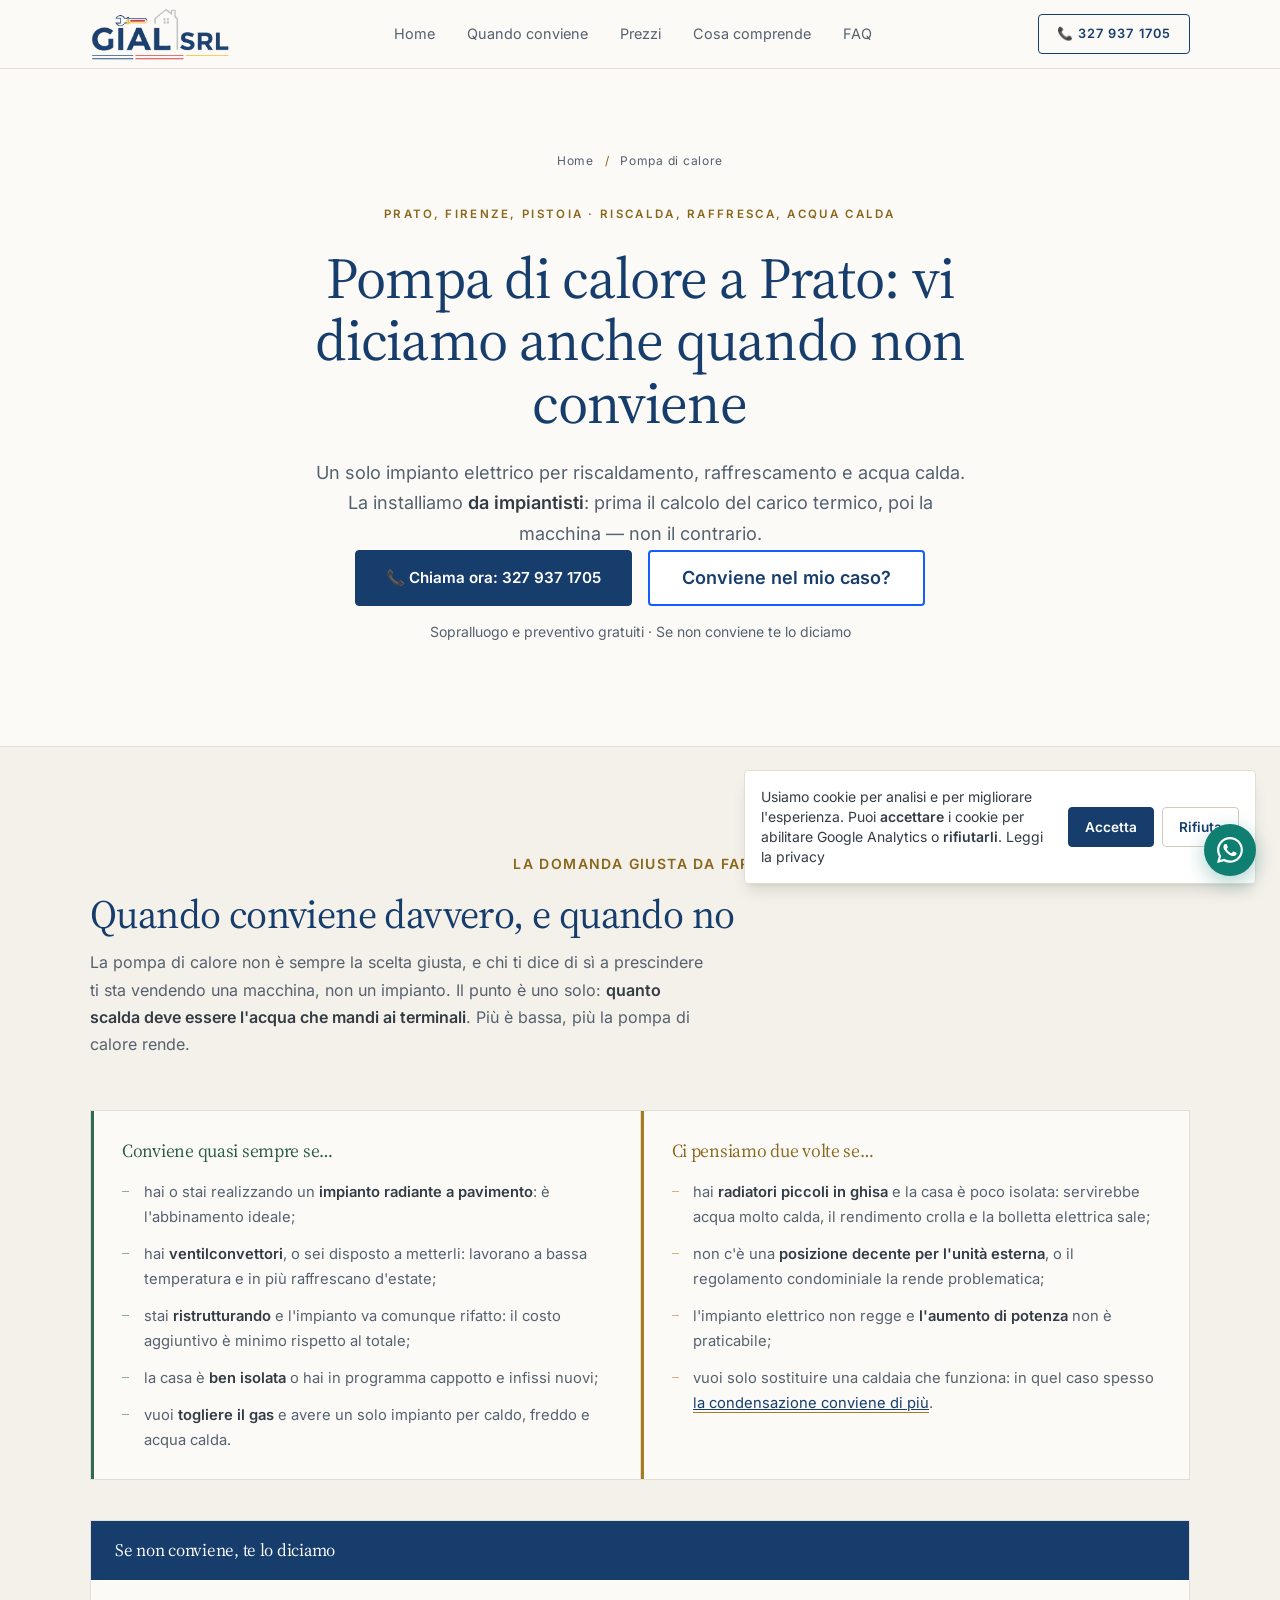
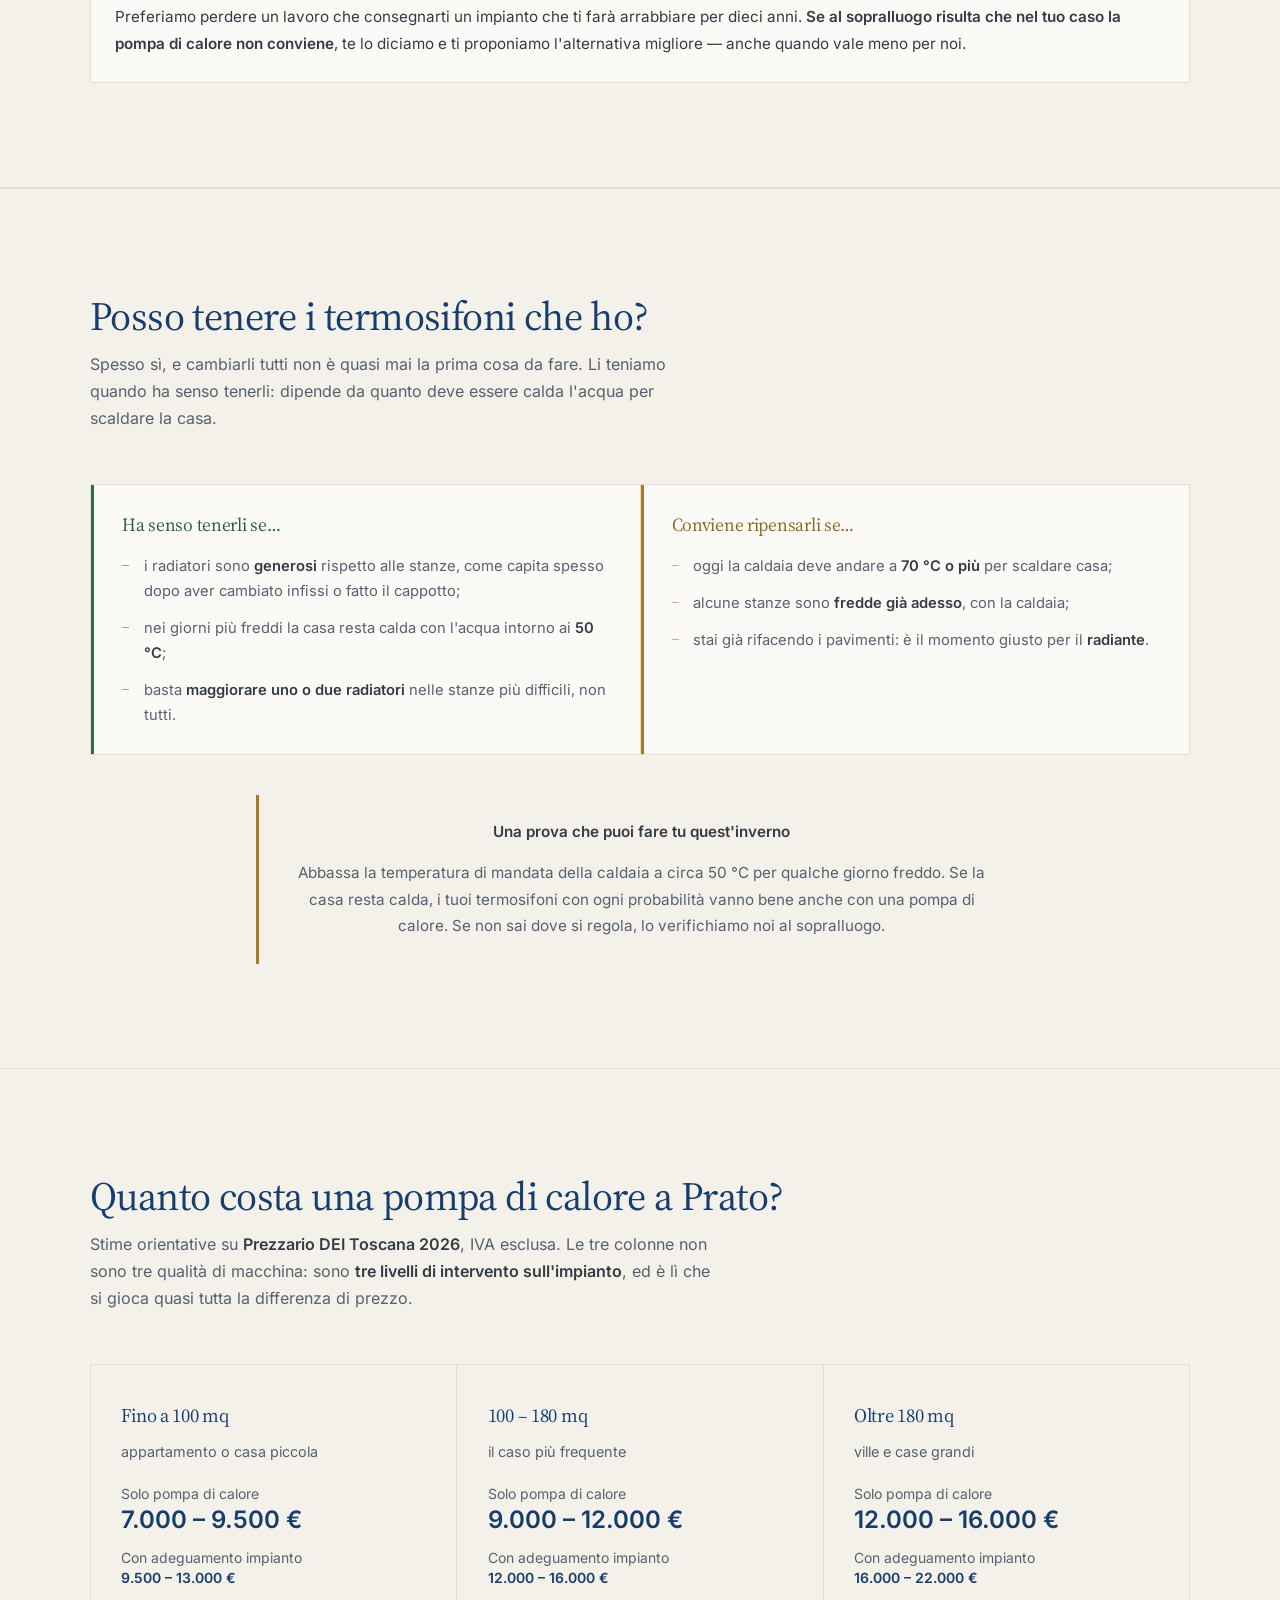
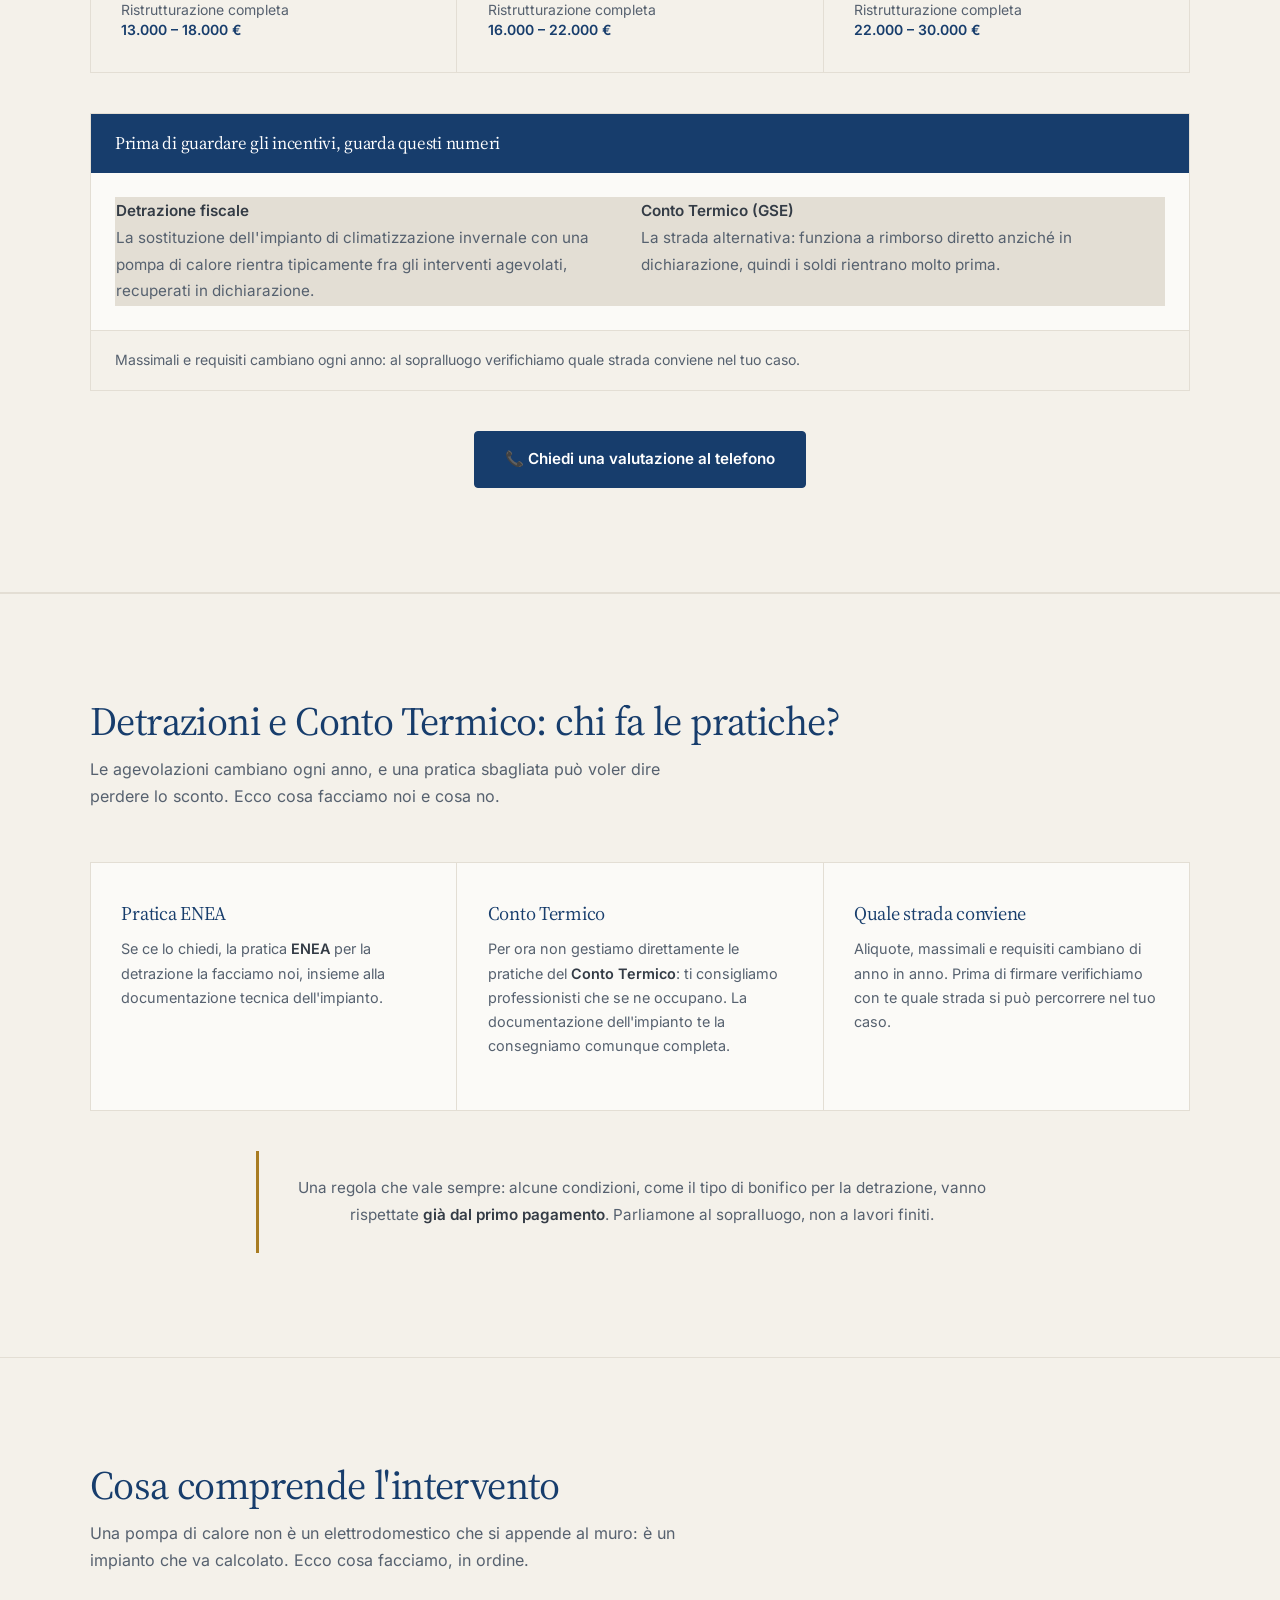
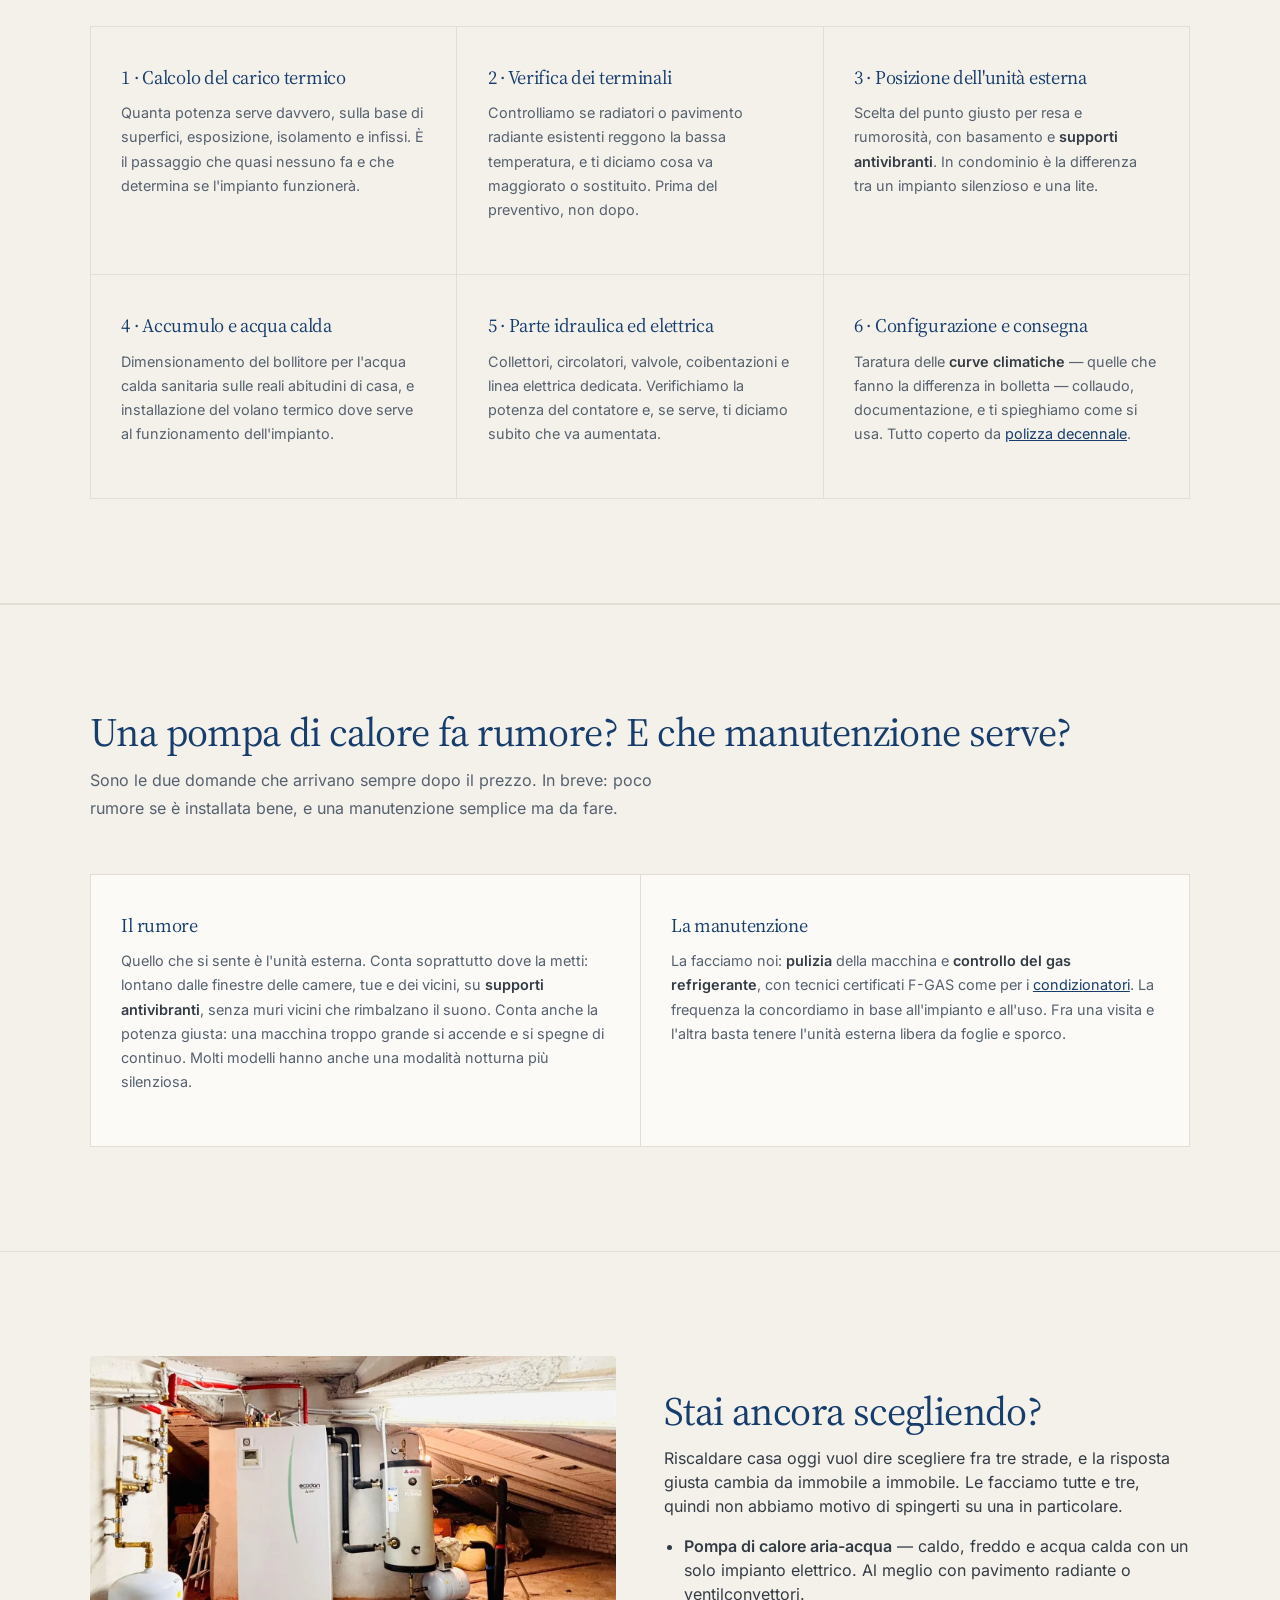
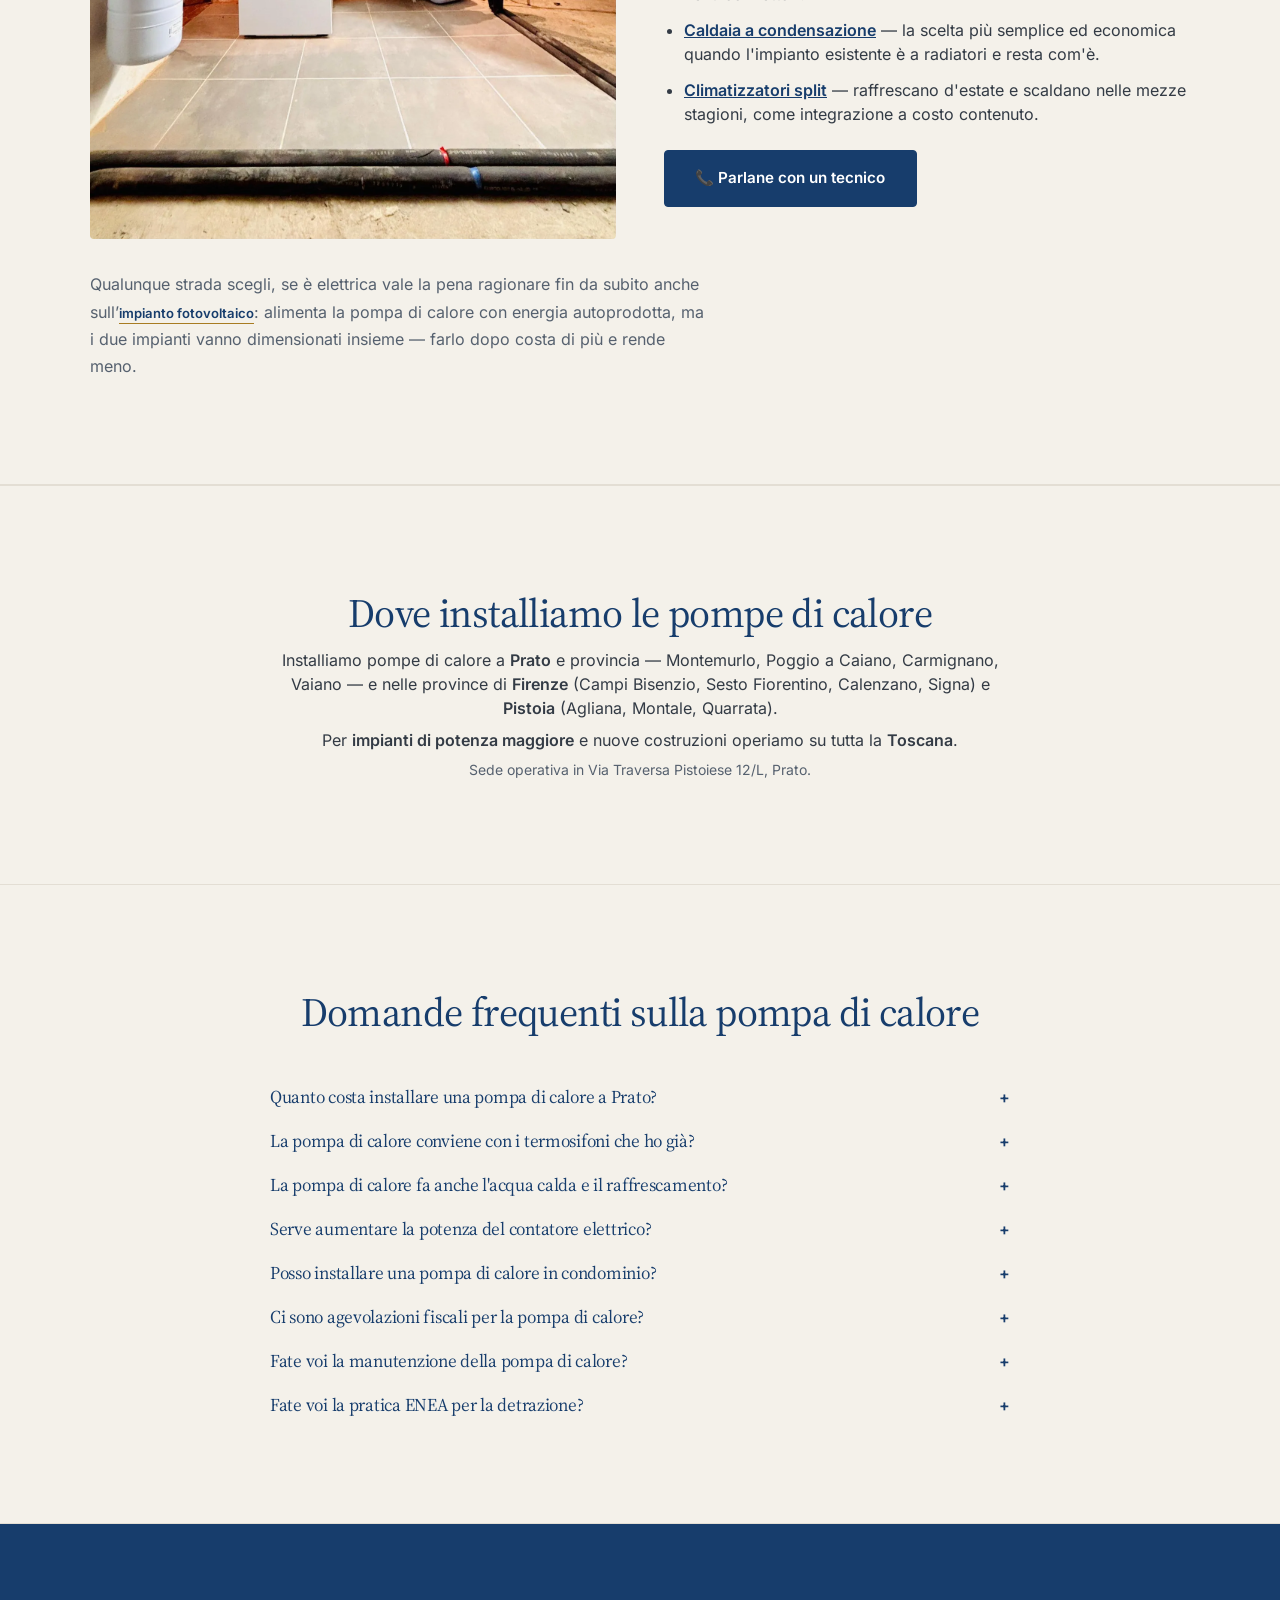
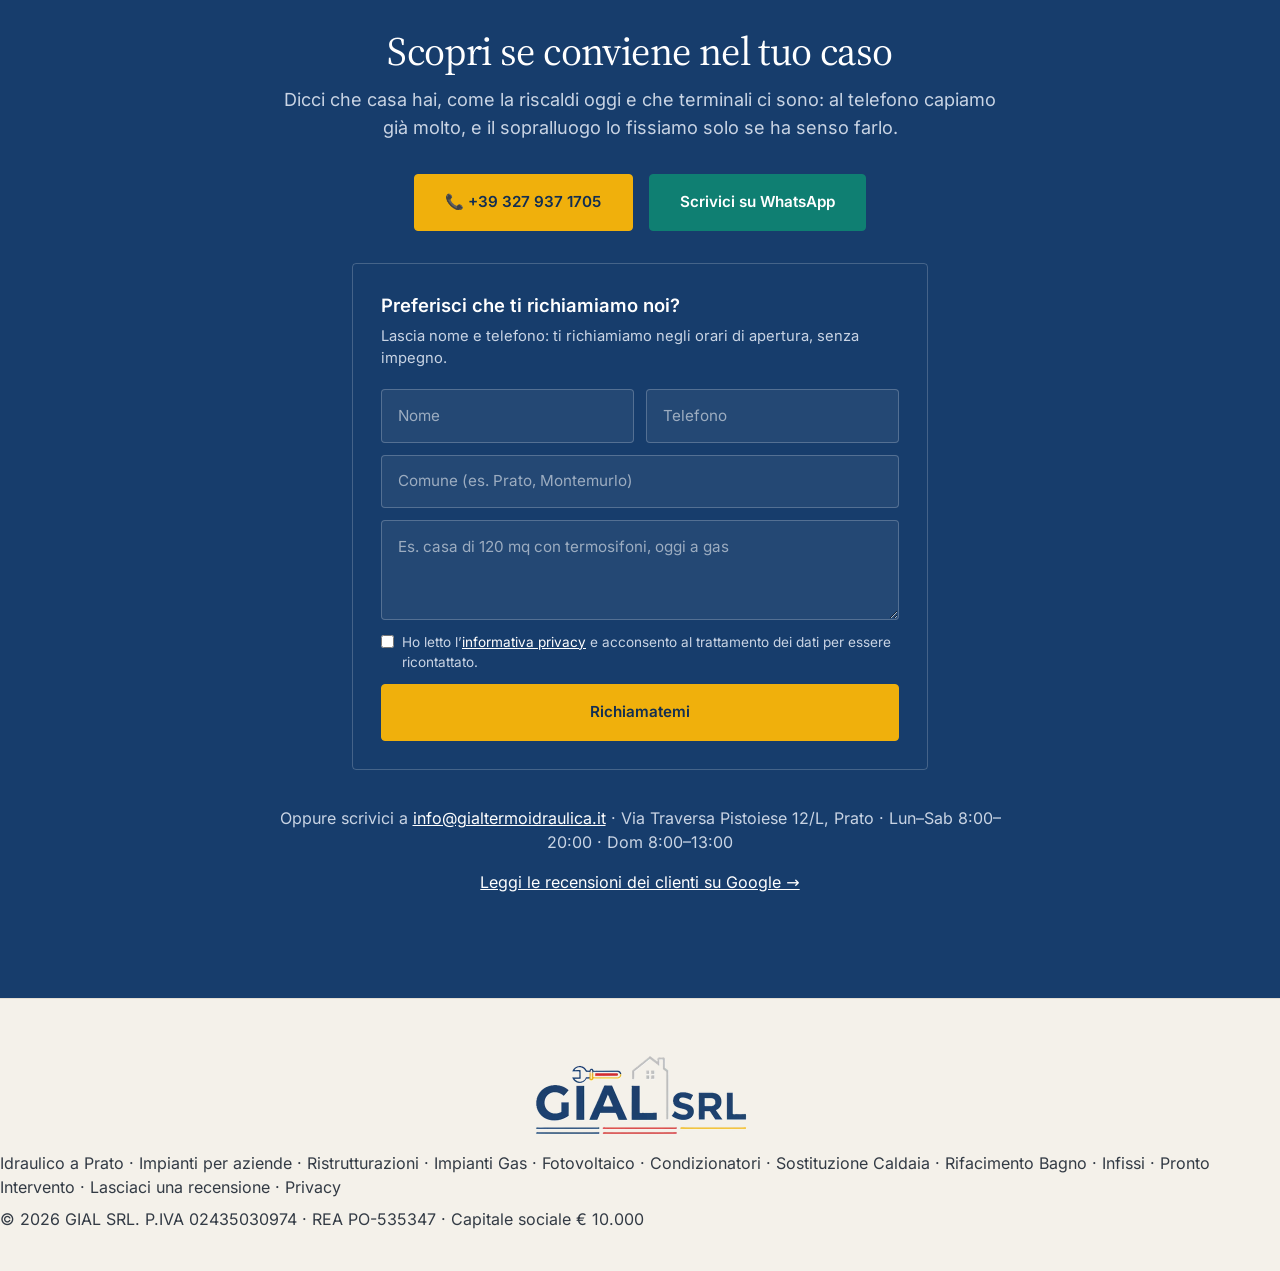
<file: pompa-di-calore-prato/index.html>
<!DOCTYPE html>
<html lang="it" class="scroll-smooth">
<head>
    <meta charset="UTF-8">
    <meta name="viewport" content="width=device-width, initial-scale=1.0, maximum-scale=5, user-scalable=yes">
    <meta name="theme-color" content="#173D6C">
    <meta name="geo.region" content="IT-PO">
    <meta name="geo.placename" content="Prato">

    <title>Pompa di Calore a Prato: Prezzi e Quando Conviene | GIAL SRL</title>
    <meta name="description" content="Installazione pompe di calore aria-acqua a Prato: prezzi, quando conviene davvero e quando no, dimensionamento serio e sopralluogo gratuito." />
    <meta name="robots" content="index, follow, max-snippet:-1, max-image-preview:large" />
    <link rel="canonical" href="https://gialtermoidraulica.it/pompa-di-calore-prato/" />

    <meta property="og:title" content="Pompa di Calore a Prato: Prezzi e Quando Conviene | GIAL SRL" />
    <meta property="og:description" content="Pompe di calore aria-acqua installate da impiantisti, non da rivenditori: calcolo del carico termico, adeguamento dei terminali, configurazione e pratiche. Sopralluogo gratuito." />
    <meta property="og:type" content="website" />
    <meta property="og:url" content="https://gialtermoidraulica.it/pompa-di-calore-prato/" />
    <meta property="og:image" content="https://gialtermoidraulica.it/img/og-image.png" />
    <meta property="og:image:width" content="1200" />
    <meta property="og:image:height" content="630" />
    <meta property="og:image:alt" content="GIAL SRL — termoidraulica e impianti a Prato" />
    <meta name="twitter:card" content="summary_large_image" />
    <meta name="twitter:title" content="Pompa di Calore a Prato: Prezzi e Quando Conviene | GIAL SRL" />
    <meta name="twitter:description" content="Installazione pompe di calore aria-acqua a Prato: prezzi, quando conviene davvero e quando no, dimensionamento serio e sopralluogo gratuito." />
    <meta name="twitter:image" content="https://gialtermoidraulica.it/img/og-image.png" />
    <meta property="og:site_name" content="GIAL SRL" />
    <meta property="og:locale" content="it_IT" />

    <link rel="icon" href="/favicon.ico" sizes="any">
    <link rel="icon" type="image/png" sizes="32x32" href="/favicon-32.png">
    <link rel="icon" type="image/png" sizes="16x16" href="/favicon-16.png">
    <link rel="apple-touch-icon" sizes="180x180" href="/apple-touch-icon.png">
    <link rel="manifest" href="/site.webmanifest">

    <link rel="preload" href="/fonts/source-serif-4-latin.woff2" as="font" type="font/woff2" crossorigin>
    <link rel="preload" href="/fonts/inter-latin.woff2" as="font" type="font/woff2" crossorigin>
    <link rel="stylesheet" href="/css/style.css">
    <link rel="stylesheet" href="/css/gial-studio.css">

    <style>
        /* Utility non presenti nel CSS precompilato (stesso approccio delle altre landing) */
        .flex-wrap { flex-wrap: wrap; }
        .whitespace-nowrap { white-space: nowrap; }
        .border-2 { border-width: 2px; }
        .border-l-4 { border-left-width: 4px; }
        .max-w-2xl { max-width: 42rem; }
        .max-w-5xl { max-width: 64rem; }
        .tracking-widest { letter-spacing: 0.1em; }
        .items-start { align-items: flex-start; }
        .mt-3 { margin-top: 0.75rem; }
        .mt-6 { margin-top: 1.5rem; }
        .mb-1 { margin-bottom: 0.25rem; }
        .mb-3 { margin-bottom: 0.75rem; }
        .py-12 { padding-top: 3rem; padding-bottom: 3rem; }
        .p-5 { padding: 1.25rem; }
        .pl-5 { padding-left: 1.25rem; }
        .text-xs { font-size: 0.75rem; line-height: 1rem; }
        .text-2xl { font-size: 1.5rem; line-height: 2rem; }
        .list-disc { list-style-type: disc; }
        .space-y-3 > :not([hidden]) ~ :not([hidden]) { margin-top: 0.75rem; }
        .bg-green-50 { background-color: #f0fdf4; }
        .border-green-500 { border-color: #22c55e; }
        .text-green-700 { color: #15803d; }
        .bg-amber-50 { background-color: #fffbeb; }
        .border-amber-400 { border-color: #fbbf24; }
        .text-amber-800 { color: #92400e; }
        .hover\:bg-blue-50:hover { background-color: #eff6ff; }
        @media (min-width: 640px) {
          .sm\:flex-row { flex-direction: row; }
        }
        @media (min-width: 768px) {
          .md\:text-left { text-align: left; }
          .md\:justify-start { justify-content: flex-start; }
        }
        .text-accent { color: #b07d10; }
        .py-4 { padding-top: 1rem; padding-bottom: 1rem; }
        .call-bar { position: fixed; left: 0; right: 0; bottom: 0; z-index: 50; }
        @media (min-width: 768px) { .call-bar { display: none; } }
        @media (max-width: 767px) {
            body { padding-bottom: 3.5rem; }
            #cookie-banner { bottom: 4.5rem; }
        }
        @media (prefers-reduced-motion: reduce) {
            html { scroll-behavior: auto !important; }
        }
    </style>

    <script type="application/ld+json">
    {
        "@context": "https://schema.org",
        "@type": "Service",
        "name": "Installazione Pompa di Calore Aria-Acqua a Prato — GIAL SRL",
        "serviceType": "Installazione pompe di calore aria-acqua per riscaldamento, raffrescamento e acqua calda sanitaria",
        "provider": {
            "@type": "HVACBusiness",
            "@id": "https://gialtermoidraulica.it/",
            "name": "GIAL SRL",
            "telephone": "+393279371705",
            "address": {
                "@type": "PostalAddress",
                "streetAddress": "Via Traversa Pistoiese 12/L",
                "addressLocality": "Prato",
                "addressRegion": "PO",
                "postalCode": "59100",
                "addressCountry": "IT"
            }
        },
        "areaServed": ["Prato","Firenze","Pistoia","Toscana"],
        "url": "https://gialtermoidraulica.it/pompa-di-calore-prato/",
        "description": "Installazione di pompe di calore aria-acqua a Prato, Firenze e Pistoia: calcolo del carico termico, dimensionamento, adeguamento dei terminali, accumulo per acqua calda sanitaria, collegamenti elettrici, configurazione delle curve climatiche e pratiche tecniche. Azienda certificata F-GAS, assicurazione postuma decennale."
    }
    </script>
    <script type="application/ld+json">
    {
        "@context": "https://schema.org",
        "@type": "BreadcrumbList",
        "itemListElement": [
            {"@type":"ListItem","position":1,"name":"Home","item":"https://gialtermoidraulica.it/"},
            {"@type":"ListItem","position":2,"name":"Pompa di Calore a Prato","item":"https://gialtermoidraulica.it/pompa-di-calore-prato/"}
        ]
    }
    </script>
    <script type="application/ld+json">
    {
        "@context": "https://schema.org",
        "@type": "FAQPage",
        "inLanguage": "it-IT",
        "mainEntity": [
            {
                "@type": "Question",
                "name": "Quanto costa installare una pompa di calore a Prato?",
                "acceptedAnswer": {
                    "@type": "Answer",
                    "text": "Come stima orientativa su Prezzario DEI Toscana 2026 (IVA esclusa), per un'abitazione fino a 100 mq si va da 7.000 a 9.500 euro per la sola pompa di calore, da 9.500 a 13.000 euro con adeguamento dell'impianto e da 13.000 a 18.000 euro in caso di ristrutturazione completa. Per 100-180 mq si passa a 9.000-12.000, 12.000-16.000 e 16.000-22.000 euro. Oltre 180 mq si va da 12.000 a 30.000 euro secondo il livello di intervento. La voce che sposta di più il prezzo non è la macchina ma l'adeguamento dei terminali: lo verifichiamo con il sopralluogo gratuito."
                }
            },
            {
                "@type": "Question",
                "name": "La pompa di calore conviene con i termosifoni che ho già?",
                "acceptedAnswer": {
                    "@type": "Answer",
                    "text": "Dipende dai radiatori e dall'isolamento. La pompa di calore rende quando lavora a bassa temperatura: con un pavimento radiante o con i ventilconvettori è al suo meglio. Con radiatori in ghisa piccoli in una casa poco isolata deve mandare acqua molto calda, il rendimento crolla e la bolletta elettrica sale. In quel caso o si maggiorano i radiatori, o si isola, oppure conviene restare sulla caldaia a condensazione. Al sopralluogo lo diciamo con franchezza, anche quando la risposta è che non conviene."
                }
            },
            {
                "@type": "Question",
                "name": "La pompa di calore fa anche l'acqua calda e il raffrescamento?",
                "acceptedAnswer": {
                    "@type": "Answer",
                    "text": "Sì. Una pompa di calore aria-acqua riscalda d'inverno, raffresca d'estate se l'impianto ha terminali adatti come i ventilconvettori, e produce acqua calda sanitaria abbinata a un bollitore di accumulo. È l'unico impianto che copre tutte e tre le funzioni con una sola macchina, ed è il motivo principale per cui si sceglie."
                }
            },
            {
                "@type": "Question",
                "name": "Serve aumentare la potenza del contatore elettrico?",
                "acceptedAnswer": {
                    "@type": "Answer",
                    "text": "Spesso sì. Una pompa di calore che riscalda tutta la casa richiede in genere più dei 3 kW dell'utenza domestica standard, soprattutto se si aggiungono piano a induzione o auto elettrica. È una verifica che facciamo al sopralluogo insieme al quadro elettrico, perché è una voce di costo e di tempo che è meglio conoscere prima di firmare, non dopo."
                }
            },
            {
                "@type": "Question",
                "name": "Posso installare una pompa di calore in condominio?",
                "acceptedAnswer": {
                    "@type": "Answer",
                    "text": "Nella maggior parte dei casi sì, ma vanno verificati il posizionamento dell'unità esterna, la rumorosità verso le altre proprietà e il regolamento condominiale. Sono aspetti che valutiamo durante il sopralluogo: la scelta della posizione e dei supporti antivibranti fa la differenza tra un impianto che nessuno nota e una lite condominiale."
                }
            },
            {
                "@type": "Question",
                "name": "Ci sono agevolazioni fiscali per la pompa di calore?",
                "acceptedAnswer": {
                    "@type": "Answer",
                    "text": "La sostituzione di un impianto di climatizzazione invernale con una pompa di calore rientra fra gli interventi tipicamente agevolati, sia tramite detrazioni fiscali sia tramite il Conto Termico gestito dal GSE, che funziona a rimborso diretto. Aliquote, massimali e requisiti cambiano di anno in anno: al sopralluogo gratuito verifichiamo quale strada conviene nel tuo caso e quale documentazione serve."
                }
            },
            {
                "@type": "Question",
                "name": "Fate voi la manutenzione della pompa di calore?",
                "acceptedAnswer": {
                    "@type": "Answer",
                    "text": "Sì: pulizia della macchina e controllo del gas refrigerante, con tecnici certificati F-GAS. La frequenza si concorda in base all'impianto e all'uso."
                }
            },
            {
                "@type": "Question",
                "name": "Fate voi la pratica ENEA per la detrazione?",
                "acceptedAnswer": {
                    "@type": "Answer",
                    "text": "Sì, se il cliente lo chiede. Per il Conto Termico, invece, per ora GIAL SRL consiglia professionisti che se ne occupano, e consegna tutta la documentazione dell'impianto."
                }
            }
        ]
    }
    </script>

    <!-- Cookie consent: carica gtag solo dopo consenso (stessa logica della home) -->
    <script>
        (function(){
                // Consent Mode v2: Analytics parte sempre, ma senza cookie finché il visitatore non accetta
                window.dataLayer = window.dataLayer || [];
                function gtag(){dataLayer.push(arguments);} window.gtag = gtag;
                var _gc = (document.cookie.match(/(?:^|; )gial_cookie_consent=([^;]*)/) || [])[1];
                gtag('consent', 'default', {'analytics_storage': _gc === 'granted' ? 'granted' : 'denied', 'ad_storage': 'denied', 'ad_user_data': 'denied', 'ad_personalization': 'denied'});
                gtag('js', new Date()); gtag('config', 'G-4QWQKJ6TL6');
                var _gs = document.createElement('script'); _gs.async = true; _gs.src = 'https://www.googletagmanager.com/gtag/js?id=G-4QWQKJ6TL6'; document.head.appendChild(_gs);
                if (_gc === 'granted') window.gtagLoaded = true;
            
            function setCookie(name,value,days){
                var d=new Date();
                d.setTime(d.getTime()+days*24*60*60*1000);
                var expires = "expires="+d.toUTCString();
                var s=name+"="+value+";"+expires+";path=/;SameSite=Lax";
                if(location.protocol==='https:') s += ";Secure";
                document.cookie = s;
            }
            function getCookie(name){var m=document.cookie.split('; ').find(row=>row.startsWith(name+'=')); return m?m.split('=')[1]:null;}
            function loadGtag(){ if(window.gtagLoaded) return; window.gtagLoaded = true; window.gtag('consent', 'update', {'analytics_storage': 'granted'}); }
            window.GIALCookieConsent = {
                accept: function(){ setCookie('gial_cookie_consent','granted',365); loadGtag(); var b=document.getElementById('cookie-banner'); if(b) b.classList.add('hidden');},
                decline: function(){ setCookie('gial_cookie_consent','denied',365); var b=document.getElementById('cookie-banner'); if(b) b.classList.add('hidden');}
            };
            function updateCookieBanner() {
                var consent = getCookie('gial_cookie_consent');
                var b = document.getElementById('cookie-banner');
                if (consent) {
                    if (b) b.classList.add('hidden');
                    if (consent === 'granted') loadGtag();
                } else {
                    if (b) b.classList.remove('hidden');
                }
            }
            document.addEventListener('DOMContentLoaded', updateCookieBanner);
        })();
    </script>
</head>
<body class="bg-gray-50 text-gray-800">
    <a href="#main-content" class="skip-link">Salta al contenuto</a>

    <!-- Banner consenso cookie -->
    <div id="cookie-banner" class="fixed bottom-4 left-4 right-4 md:left-auto md:right-6 md:max-w-lg bg-white border border-gray-200 shadow-lg rounded-lg p-4 flex items-center gap-4 z-50 hidden">
        <div class="flex-1 text-sm text-gray-700">Usiamo cookie per analisi e per migliorare l'esperienza. Puoi <strong>accettare</strong> i cookie per abilitare Google Analytics o <strong>rifiutarli</strong>. <a href="/#privacy" class="">Leggi la privacy</a></div>
        <div class="flex gap-2">
            <button onclick="GIALCookieConsent.accept()" class="g-btn g-btn-primary" style="padding:.55rem 1rem;font-size:.85rem">Accetta</button>
            <button onclick="GIALCookieConsent.decline()" class="g-btn g-btn-outline" style="padding:.55rem 1rem;font-size:.85rem">Rifiuta</button>
        </div>
    </div>

    <nav class="g-nav fixed w-full z-50" aria-label="Menu principale">
        <div class="g-wrap pt-2 flex flex-col">
            <div class="w-full flex justify-between items-center pb-2">
            <a href="/" class="inline-block align-middle" aria-label="Homepage GIAL SRL">
                <img src="/img/gial-logo-rettangolo-nosfondo.webp" width="527" height="197" alt="Logo GIAL Termoidraulica Prato" style="height:52px; width:auto;" fetchpriority="high">
            </a>
            <div class="hidden md:flex space-x-8 items-center">
                <a href="/" class="g-nav-link">Home</a>
                <a href="#conviene" class="g-nav-link">Quando conviene</a>
                <a href="#prezzi" class="g-nav-link">Prezzi</a>
                <a href="#cosa-comprende" class="g-nav-link">Cosa comprende</a>
                <a href="#faq-pdc" class="g-nav-link">FAQ</a>
            </div>
            <div class="flex items-center gap-2">
                <button id="mobileMenuBtn" class="md:hidden p-2 text-gray-600 hover:bg-gray-100 transition focus:outline-none" style="border-radius:4px" aria-label="Apri menu di navigazione" aria-expanded="false" aria-controls="mobileMenu">
                    <svg id="hamburgerIcon" xmlns="http://www.w3.org/2000/svg" class="h-6 w-6" fill="none" viewBox="0 0 24 24" stroke="currentColor" stroke-width="2">
                        <path stroke-linecap="round" stroke-linejoin="round" d="M4 6h16M4 12h16M4 18h16" />
                    </svg>
                    <svg id="closeMenuIcon" xmlns="http://www.w3.org/2000/svg" class="h-6 w-6 hidden" fill="none" viewBox="0 0 24 24" stroke="currentColor" stroke-width="2">
                        <path stroke-linecap="round" stroke-linejoin="round" d="M6 18L18 6M6 6l12 12" />
                    </svg>
                </button>
            <a href="tel:+393279371705" onclick="if(window.gtag){ gtag('event','click_call',{'posizione':'nav_pdc'}); }" class="g-nav-phone" aria-label="Chiama ora GIAL SRL"><span class="g-nav-txt">Chiama ora</span><span class="g-nav-num">📞 327 937 1705</span></a>
            </div>
        </div>
            <div id="mobileMenu" class="hidden md:hidden border-t border-gray-200 py-2" role="navigation" aria-label="Menu mobile">
                <div class="flex flex-col">
                    <a href="/" class="px-4 py-3 text-gray-700 hover:bg-gray-50 font-medium transition">Home</a>
                    <a href="#conviene" class="px-4 py-3 text-gray-700 hover:bg-gray-50 font-medium transition">Quando conviene</a>
                    <a href="#prezzi" class="px-4 py-3 text-gray-700 hover:bg-gray-50 font-medium transition">Prezzi</a>
                    <a href="#cosa-comprende" class="px-4 py-3 text-gray-700 hover:bg-gray-50 font-medium transition">Cosa comprende</a>
                    <a href="#faq-pdc" class="px-4 py-3 text-gray-700 hover:bg-gray-50 font-medium transition">FAQ</a>
                    <p class="gial-mob-label">Tutti i servizi</p>
                    <a href="/impianti-termoidraulici-aziende-prato/" class="px-4 py-3 text-gray-700 hover:bg-gray-50 font-medium transition">Impianti per aziende e cantieri</a>
                    <a href="/ristrutturazioni-chiavi-in-mano-prato/" class="px-4 py-3 text-gray-700 hover:bg-gray-50 font-medium transition">Ristrutturazioni chiavi in mano</a>
                    <a href="/installazione-condizionatori-prato/" class="px-4 py-3 text-gray-700 hover:bg-gray-50 font-medium transition">Installazione condizionatori</a>
                    <a href="/sostituzione-caldaia-prato/" class="px-4 py-3 text-gray-700 hover:bg-gray-50 font-medium transition">Sostituzione caldaia</a>
                    <a href="/impianti-gas-prato/" class="px-4 py-3 text-gray-700 hover:bg-gray-50 font-medium transition">Impianti gas a norma</a>
                    <a href="/rifacimento-bagno-prato/" class="px-4 py-3 text-gray-700 hover:bg-gray-50 font-medium transition">Rifacimento bagno</a>
                    <a href="/infissi-serramenti-prato/" class="px-4 py-3 text-gray-700 hover:bg-gray-50 font-medium transition">Infissi e serramenti</a>
                    <a href="/pronto-intervento-idraulico-prato/" class="px-4 py-3 text-gray-700 hover:bg-gray-50 font-medium transition">Pronto intervento idraulico</a>
                    <a href="/guide/quanto-costa-ristrutturare-casa-prato/" class="px-4 py-3 text-gray-700 hover:bg-gray-50 font-medium transition">Guida ai costi</a>
                    <p class="gial-mob-label">Azienda</p>
                    <a href="/#chi-siamo" class="px-4 py-3 text-gray-700 hover:bg-gray-50 font-medium transition">Chi siamo</a>
                    <a href="/#contatti" class="px-4 py-3 text-gray-700 hover:bg-gray-50 font-medium transition">Contatti</a>
                </div>
            </div>
        </div>
    </nav>
    <script>
    // Menu mobile: stesso comportamento della home
    (function() {
        var btn = document.getElementById('mobileMenuBtn');
        var menu = document.getElementById('mobileMenu');
        var hamburger = document.getElementById('hamburgerIcon');
        var closeIcon = document.getElementById('closeMenuIcon');
        if (!btn || !menu) return;
        btn.addEventListener('click', function() {
            var isOpen = !menu.classList.contains('hidden');
            menu.classList.toggle('hidden');
            hamburger.classList.toggle('hidden');
            closeIcon.classList.toggle('hidden');
            btn.setAttribute('aria-expanded', String(!isOpen));
        });
        menu.querySelectorAll('a').forEach(function(link) {
            link.addEventListener('click', function() {
                menu.classList.add('hidden');
                hamburger.classList.remove('hidden');
                closeIcon.classList.add('hidden');
                btn.setAttribute('aria-expanded', 'false');
            });
        });
    })();
    </script>


    <header class="g-hero g-hero--center g-hero--crumbed">
        <div class="g-wrap-narrow">
            <nav class="g-crumbs" aria-label="Percorso di navigazione"><a href="/">Home</a> <span>/</span> Pompa di calore</nav>
            <p class="g-eyebrow">Prato, Firenze, Pistoia &middot; riscalda, raffresca, acqua calda</p>
            <h1 class="g-h1">Pompa di calore a Prato: vi diciamo anche quando non conviene</h1>
            <p class="g-lead">Un solo impianto elettrico per riscaldamento, raffrescamento e acqua calda. La installiamo <strong>da impiantisti</strong>: prima il calcolo del carico termico, poi la macchina — non il contrario.</p>
            <div class="flex flex-col sm:flex-row gap-4 justify-center mb-4">
                <a href="tel:+393279371705" onclick="if(window.gtag){ gtag('event','click_call',{'posizione':'hero_pdc'}); }" class="g-btn g-btn-primary">📞 Chiama ora: 327 937 1705</a>
                <a href="#conviene" class="bg-white text-blue-600 border-2 border-blue-600 px-8 py-3 rounded-lg font-bold text-lg hover:bg-blue-50 transition">Conviene nel mio caso?</a>
            </div>
            <p class="text-sm text-gray-500">Sopralluogo e preventivo gratuiti · Se non conviene te lo diciamo</p>
        </div>
    </header>

    <main id="main-content">

    <section id="conviene" class="g-section g-section--alt" aria-labelledby="conviene-heading">
        <div class="g-wrap">
            <div class="text-center mb-4">
                <span class="text-sm font-semibold text-accent uppercase tracking-widest">La domanda giusta da farsi</span>
            </div>
            <h2 class="g-h2" id="conviene-heading">Quando conviene davvero, e quando no</h2>
            <p class="g-h2-sub g-head-end">La pompa di calore non è sempre la scelta giusta, e chi ti dice di sì a prescindere ti sta vendendo una macchina, non un impianto. Il punto è uno solo: <strong>quanto scalda deve essere l'acqua che mandi ai terminali</strong>. Più è bassa, più la pompa di calore rende.</p>
            <div class="g-grid-hair g-grid-hair--2" style="margin-bottom:2.5rem">
                <div class="g-callout g-callout--si">
                    <h3 class="font-bold mb-3 text-green-700">Conviene quasi sempre se…</h3>
                    <ul class="list-disc pl-5 space-y-3 text-gray-700 text-sm">
                        <li>hai o stai realizzando un <strong>impianto radiante a pavimento</strong>: è l'abbinamento ideale;</li>
                        <li>hai <strong>ventilconvettori</strong>, o sei disposto a metterli: lavorano a bassa temperatura e in più raffrescano d'estate;</li>
                        <li>stai <strong>ristrutturando</strong> e l'impianto va comunque rifatto: il costo aggiuntivo è minimo rispetto al totale;</li>
                        <li>la casa è <strong>ben isolata</strong> o hai in programma cappotto e infissi nuovi;</li>
                        <li>vuoi <strong>togliere il gas</strong> e avere un solo impianto per caldo, freddo e acqua calda.</li>
                    </ul>
                </div>
                <div class="g-callout g-callout--forse">
                    <h3 class="font-bold mb-3 text-amber-800">Ci pensiamo due volte se…</h3>
                    <ul class="list-disc pl-5 space-y-3 text-gray-700 text-sm">
                        <li>hai <strong>radiatori piccoli in ghisa</strong> e la casa è poco isolata: servirebbe acqua molto calda, il rendimento crolla e la bolletta elettrica sale;</li>
                        <li>non c'è una <strong>posizione decente per l'unità esterna</strong>, o il regolamento condominiale la rende problematica;</li>
                        <li>l'impianto elettrico non regge e <strong>l'aumento di potenza</strong> non è praticabile;</li>
                        <li>vuoi solo sostituire una caldaia che funziona: in quel caso spesso <a href="/sostituzione-caldaia-prato/" class="text-blue-600 underline">la condensazione conviene di più</a>.</li>
                    </ul>
                </div>
            </div>
            <div class="g-panel">
                <div class="g-panel-head">
                    <h3 class="font-bold text-white text-lg">Se non conviene, te lo diciamo</h3>
                </div>
                <div class="g-panel-body">
                    <p class="text-gray-700 text-sm">Preferiamo perdere un lavoro che consegnarti un impianto che ti farà arrabbiare per dieci anni. <strong>Se al sopralluogo risulta che nel tuo caso la pompa di calore non conviene</strong>, te lo diciamo e ti proponiamo l'alternativa migliore — anche quando vale meno per noi.</p>
                </div>
            </div>
        </div>
    </section>

    <section id="termosifoni" class="g-section g-section--line" aria-labelledby="termosifoni-heading">
        <div class="g-wrap">
            <h2 class="g-h2" id="termosifoni-heading">Posso tenere i termosifoni che ho?</h2>
            <p class="g-h2-sub g-head-end">Spesso sì, e cambiarli tutti non è quasi mai la prima cosa da fare. Li teniamo quando ha senso tenerli: dipende da quanto deve essere calda l&#39;acqua per scaldare la casa.</p>
            <div class="g-grid-hair g-grid-hair--2" style="margin-bottom:2.5rem">
                <div class="g-callout g-callout--si">
                    <h3 class="font-bold mb-3 text-green-700">Ha senso tenerli se…</h3>
                    <ul class="list-disc pl-5 space-y-3 text-gray-700 text-sm">
                        <li>i radiatori sono <strong>generosi</strong> rispetto alle stanze, come capita spesso dopo aver cambiato infissi o fatto il cappotto;</li>
                        <li>nei giorni più freddi la casa resta calda con l&#39;acqua intorno ai <strong>50 °C</strong>;</li>
                        <li>basta <strong>maggiorare uno o due radiatori</strong> nelle stanze più difficili, non tutti.</li>
                    </ul>
                </div>
                <div class="g-callout g-callout--forse">
                    <h3 class="font-bold mb-3 text-amber-800">Conviene ripensarli se…</h3>
                    <ul class="list-disc pl-5 space-y-3 text-gray-700 text-sm">
                        <li>oggi la caldaia deve andare a <strong>70 °C o più</strong> per scaldare casa;</li>
                        <li>alcune stanze sono <strong>fredde già adesso</strong>, con la caldaia;</li>
                        <li>stai già rifacendo i pavimenti: è il momento giusto per il <strong>radiante</strong>.</li>
                    </ul>
                </div>
            </div>
            <div class="g-note text-center" style="max-width:48rem;margin-left:auto;margin-right:auto">
                <p class="text-gray-700 mb-2"><strong>Una prova che puoi fare tu quest&#39;inverno</strong></p>
                <p class="text-gray-600 text-sm">Abbassa la temperatura di mandata della caldaia a circa 50 °C per qualche giorno freddo. Se la casa resta calda, i tuoi termosifoni con ogni probabilità vanno bene anche con una pompa di calore. Se non sai dove si regola, lo verifichiamo noi al sopralluogo.</p>
            </div>
        </div>
    </section>

    <section id="prezzi" class="g-section g-section--alt" aria-labelledby="prezzi-heading">
        <div class="g-wrap">
            <h2 class="g-h2" id="prezzi-heading">Quanto costa una pompa di calore a Prato?</h2>
            <p class="g-h2-sub g-head-end">Stime orientative su <strong>Prezzario DEI Toscana 2026</strong>, IVA esclusa. Le tre colonne non sono tre qualità di macchina: sono <strong>tre livelli di intervento sull'impianto</strong>, ed è lì che si gioca quasi tutta la differenza di prezzo.</p>
            <div class="g-grid-hair g-grid-hair--3" style="margin-bottom:2.5rem">
                <div class="g-card">
                    <h3 class="">Fino a 100 mq</h3>
                    <p class="g-price-note">appartamento o casa piccola</p>
                    <ul class="space-y-3 text-sm">
                        <li><span class="text-gray-600">Solo pompa di calore</span><br><strong class="text-blue-600 text-2xl">7.000 – 9.500 €</strong></li>
                        <li><span class="text-gray-600">Con adeguamento impianto</span><br><strong class="text-blue-600">9.500 – 13.000 €</strong></li>
                        <li><span class="text-gray-600">Ristrutturazione completa</span><br><strong class="text-blue-600">13.000 – 18.000 €</strong></li>
                    </ul>
                </div>
                <div class="g-card">
                    <h3 class="">100 – 180 mq</h3>
                    <p class="g-price-note">il caso più frequente</p>
                    <ul class="space-y-3 text-sm">
                        <li><span class="text-gray-600">Solo pompa di calore</span><br><strong class="text-blue-600 text-2xl">9.000 – 12.000 €</strong></li>
                        <li><span class="text-gray-600">Con adeguamento impianto</span><br><strong class="text-blue-600">12.000 – 16.000 €</strong></li>
                        <li><span class="text-gray-600">Ristrutturazione completa</span><br><strong class="text-blue-600">16.000 – 22.000 €</strong></li>
                    </ul>
                </div>
                <div class="g-card">
                    <h3 class="">Oltre 180 mq</h3>
                    <p class="g-price-note">ville e case grandi</p>
                    <ul class="space-y-3 text-sm">
                        <li><span class="text-gray-600">Solo pompa di calore</span><br><strong class="text-blue-600 text-2xl">12.000 – 16.000 €</strong></li>
                        <li><span class="text-gray-600">Con adeguamento impianto</span><br><strong class="text-blue-600">16.000 – 22.000 €</strong></li>
                        <li><span class="text-gray-600">Ristrutturazione completa</span><br><strong class="text-blue-600">22.000 – 30.000 €</strong></li>
                    </ul>
                </div>
            </div>
            <div class="g-panel">
                <div class="g-panel-head">
                    <h3 class="font-bold text-white text-lg">Prima di guardare gli incentivi, guarda questi numeri</h3>
                </div>
                <div class="g-panel-body">
                    <div class="g-grid-hair g-grid-hair--2">
                        <div>
                            <p class="font-bold text-gray-900 mb-1">Detrazione fiscale</p>
                            <p class="text-gray-600 text-sm">La sostituzione dell'impianto di climatizzazione invernale con una pompa di calore rientra tipicamente fra gli interventi agevolati, recuperati in dichiarazione.</p>
                        </div>
                        <div>
                            <p class="font-bold text-gray-900 mb-1">Conto Termico (GSE)</p>
                            <p class="text-gray-600 text-sm">La strada alternativa: funziona a rimborso diretto anziché in dichiarazione, quindi i soldi rientrano molto prima.</p>
                        </div>
                    </div>
                </div>
                <div class="g-panel-foot">
                    <p class="text-gray-600 text-sm">Massimali e requisiti cambiano ogni anno: al sopralluogo verifichiamo quale strada conviene nel tuo caso.</p>
                </div>
            </div>
            <div class="text-center mt-10">
                <a href="tel:+393279371705" onclick="if(window.gtag){ gtag('event','click_call',{'posizione':'sezione_prezzi_pdc'}); }" class="g-btn g-btn-primary">📞 Chiedi una valutazione al telefono</a>
            </div>
        </div>
    </section>

    <section id="detrazioni" class="g-section g-section--line" aria-labelledby="detrazioni-heading">
        <div class="g-wrap">
            <h2 class="g-h2" id="detrazioni-heading">Detrazioni e Conto Termico: chi fa le pratiche?</h2>
            <p class="g-h2-sub g-head-end">Le agevolazioni cambiano ogni anno, e una pratica sbagliata può voler dire perdere lo sconto. Ecco cosa facciamo noi e cosa no.</p>
            <div class="g-grid-hair g-grid-hair--3" style="margin-bottom:2.5rem">
                <div class="g-card">
                    <h3 class="">Pratica ENEA</h3>
                    <p class="text-gray-600 text-sm">Se ce lo chiedi, la pratica <strong>ENEA</strong> per la detrazione la facciamo noi, insieme alla documentazione tecnica dell&#39;impianto.</p>
                </div>
                <div class="g-card">
                    <h3 class="">Conto Termico</h3>
                    <p class="text-gray-600 text-sm">Per ora non gestiamo direttamente le pratiche del <strong>Conto Termico</strong>: ti consigliamo professionisti che se ne occupano. La documentazione dell&#39;impianto te la consegniamo comunque completa.</p>
                </div>
                <div class="g-card">
                    <h3 class="">Quale strada conviene</h3>
                    <p class="text-gray-600 text-sm">Aliquote, massimali e requisiti cambiano di anno in anno. Prima di firmare verifichiamo con te quale strada si può percorrere nel tuo caso.</p>
                </div>
            </div>
            <div class="g-note text-center" style="max-width:48rem;margin-left:auto;margin-right:auto">
                <p class="text-gray-600 text-sm">Una regola che vale sempre: alcune condizioni, come il tipo di bonifico per la detrazione, vanno rispettate <strong>già dal primo pagamento</strong>. Parliamone al sopralluogo, non a lavori finiti.</p>
            </div>
        </div>
    </section>

    <section id="cosa-comprende" class="g-section g-section--alt" aria-labelledby="comprende-heading">
        <div class="g-wrap">
            <h2 class="g-h2" id="comprende-heading">Cosa comprende l'intervento</h2>
            <p class="g-h2-sub g-head-end">Una pompa di calore non è un elettrodomestico che si appende al muro: è un impianto che va calcolato. Ecco cosa facciamo, in ordine.</p>
            <div class="g-grid-hair g-grid-hair--3">
                <div class="g-card">
                    <h3 class="">1 · Calcolo del carico termico</h3>
                    <p class="text-gray-600 text-sm">Quanta potenza serve davvero, sulla base di superfici, esposizione, isolamento e infissi. È il passaggio che quasi nessuno fa e che determina se l'impianto funzionerà.</p>
                </div>
                <div class="g-card">
                    <h3 class="">2 · Verifica dei terminali</h3>
                    <p class="text-gray-600 text-sm">Controlliamo se radiatori o pavimento radiante esistenti reggono la bassa temperatura, e ti diciamo cosa va maggiorato o sostituito. Prima del preventivo, non dopo.</p>
                </div>
                <div class="g-card">
                    <h3 class="">3 · Posizione dell'unità esterna</h3>
                    <p class="text-gray-600 text-sm">Scelta del punto giusto per resa e rumorosità, con basamento e <strong>supporti antivibranti</strong>. In condominio è la differenza tra un impianto silenzioso e una lite.</p>
                </div>
                <div class="g-card">
                    <h3 class="">4 · Accumulo e acqua calda</h3>
                    <p class="text-gray-600 text-sm">Dimensionamento del bollitore per l'acqua calda sanitaria sulle reali abitudini di casa, e installazione del volano termico dove serve al funzionamento dell'impianto.</p>
                </div>
                <div class="g-card">
                    <h3 class="">5 · Parte idraulica ed elettrica</h3>
                    <p class="text-gray-600 text-sm">Collettori, circolatori, valvole, coibentazioni e linea elettrica dedicata. Verifichiamo la potenza del contatore e, se serve, ti diciamo subito che va aumentata.</p>
                </div>
                <div class="g-card">
                    <h3 class="">6 · Configurazione e consegna</h3>
                    <p class="text-gray-600 text-sm">Taratura delle <strong>curve climatiche</strong> — quelle che fanno la differenza in bolletta — collaudo, documentazione, e ti spieghiamo come si usa. Tutto coperto da <a href="/doc/polizza-gial.pdf" target="_blank" rel="noopener noreferrer" class="text-blue-600 underline">polizza decennale</a>.</p>
                </div>
            </div>
        </div>
    </section>

    <section id="rumore-manutenzione" class="g-section g-section--line" aria-labelledby="rumore-heading">
        <div class="g-wrap">
            <h2 class="g-h2" id="rumore-heading">Una pompa di calore fa rumore? E che manutenzione serve?</h2>
            <p class="g-h2-sub g-head-end">Sono le due domande che arrivano sempre dopo il prezzo. In breve: poco rumore se è installata bene, e una manutenzione semplice ma da fare.</p>
            <div class="g-grid-hair g-grid-hair--2">
                <div class="g-card">
                    <h3 class="">Il rumore</h3>
                    <p class="text-gray-600 text-sm">Quello che si sente è l&#39;unità esterna. Conta soprattutto dove la metti: lontano dalle finestre delle camere, tue e dei vicini, su <strong>supporti antivibranti</strong>, senza muri vicini che rimbalzano il suono. Conta anche la potenza giusta: una macchina troppo grande si accende e si spegne di continuo. Molti modelli hanno anche una modalità notturna più silenziosa.</p>
                </div>
                <div class="g-card">
                    <h3 class="">La manutenzione</h3>
                    <p class="text-gray-600 text-sm">La facciamo noi: <strong>pulizia</strong> della macchina e <strong>controllo del gas refrigerante</strong>, con tecnici certificati F-GAS come per i <a href="/installazione-condizionatori-prato/" class="text-blue-600 underline">condizionatori</a>. La frequenza la concordiamo in base all&#39;impianto e all&#39;uso. Fra una visita e l&#39;altra basta tenere l&#39;unità esterna libera da foglie e sporco.</p>
                </div>
            </div>
        </div>
    </section>

    <section id="alternative" class="g-section g-section--alt" aria-labelledby="alt-heading">
        <div class="g-wrap">
            <div class="grid md:grid-cols-2 gap-12 items-center">
                <div style="border-radius:4px;overflow:hidden">
                    <img src="/img/lavori/villa-pompa-calore.webp" width="1400" height="1286" alt="Pompa di calore aria-acqua installata da GIAL SRL in una villa a Prato" class="object-cover w-full h-full" loading="lazy">
                </div>
                <div>
                    <h2 class="g-h2" id="alt-heading">Stai ancora scegliendo?</h2>
                    <p class="text-gray-700 mb-4">Riscaldare casa oggi vuol dire scegliere fra tre strade, e la risposta giusta cambia da immobile a immobile. Le facciamo tutte e tre, quindi non abbiamo motivo di spingerti su una in particolare.</p>
                    <ul class="list-disc pl-5 space-y-3 text-gray-700 mb-6">
                        <li><strong>Pompa di calore aria-acqua</strong> — caldo, freddo e acqua calda con un solo impianto elettrico. Al meglio con pavimento radiante o ventilconvettori.</li>
                        <li><strong><a href="/sostituzione-caldaia-prato/" class="text-blue-600 underline">Caldaia a condensazione</a></strong> — la scelta più semplice ed economica quando l'impianto esistente è a radiatori e resta com'è.</li>
                        <li><strong><a href="/installazione-condizionatori-prato/" class="text-blue-600 underline">Climatizzatori split</a></strong> — raffrescano d'estate e scaldano nelle mezze stagioni, come integrazione a costo contenuto.</li>
                    </ul>
                    <a href="tel:+393279371705" onclick="if(window.gtag){ gtag('event','click_call',{'posizione':'sezione_alternative_pdc'}); }" class="g-btn g-btn-primary">📞 Parlane con un tecnico</a>
                </div>
            </div>
            <p class="g-h2-sub" style="margin-top:2rem">Qualunque strada scegli, se è elettrica vale la pena ragionare fin da subito anche sull’<a href="/impianto-fotovoltaico-prato/" class="g-card-link">impianto fotovoltaico</a>: alimenta la pompa di calore con energia autoprodotta, ma i due impianti vanno dimensionati insieme — farlo dopo costa di più e rende meno.</p>

        </div>
    </section>

    <section id="zone" class="g-section g-section--line" aria-labelledby="zone-heading">
        <div class="g-wrap-narrow text-center">
            <h2 class="g-h2" id="zone-heading">Dove installiamo le pompe di calore</h2>
            <p class="text-gray-700 mb-2">Installiamo pompe di calore a <strong>Prato</strong> e provincia — Montemurlo, Poggio a Caiano, Carmignano, Vaiano — e nelle province di <strong>Firenze</strong> (Campi Bisenzio, Sesto Fiorentino, Calenzano, Signa) e <strong>Pistoia</strong> (Agliana, Montale, Quarrata).</p>
            <p class="text-gray-700 mb-2">Per <strong>impianti di potenza maggiore</strong> e nuove costruzioni operiamo su tutta la <strong>Toscana</strong>.</p>
            <p class="text-gray-500 text-sm">Sede operativa in Via Traversa Pistoiese 12/L, Prato.</p>
        </div>
    </section>

    <section id="faq-pdc" class="g-section g-section--alt">
        <div class="g-wrap-narrow">
            <div class="text-center mb-12">
                <h2 class="g-h2">Domande frequenti sulla pompa di calore</h2>
            </div>
            <div class="space-y-4">
                <details class="group [&_summary::-webkit-details-marker]:hidden cursor-pointer">
                    <summary class="flex items-center justify-between gap-1.5 text-gray-900">
                        <h3 class="text-lg font-bold">Quanto costa installare una pompa di calore a Prato?</h3>
                        <span class="shrink-0 text-blue-600 font-bold" aria-hidden="true">+</span>
                    </summary>
                    <p class="mt-4 leading-relaxed text-gray-700">Su base <strong>Prezzario DEI Toscana 2026</strong> (IVA esclusa): fino a 100 mq da <strong>7.000 a 18.000 €</strong>, da 100 a 180 mq da <strong>9.000 a 22.000 €</strong>, oltre 180 mq da <strong>12.000 a 30.000 €</strong>, a seconda che si installi la sola pompa, si adegui l'impianto o si rifaccia tutto. La voce che sposta di più il prezzo <strong>non è la macchina</strong>, ma l'adeguamento dei terminali: lo verifichiamo con il sopralluogo gratuito.</p>
                </details>
                <details class="group [&_summary::-webkit-details-marker]:hidden cursor-pointer">
                    <summary class="flex items-center justify-between gap-1.5 text-gray-900">
                        <h3 class="text-lg font-bold">La pompa di calore conviene con i termosifoni che ho già?</h3>
                        <span class="shrink-0 text-blue-600 font-bold" aria-hidden="true">+</span>
                    </summary>
                    <p class="mt-4 leading-relaxed text-gray-700">Dipende dai radiatori e dall'isolamento. La pompa di calore rende quando lavora a <strong>bassa temperatura</strong>: con pavimento radiante o ventilconvettori è al suo meglio. Con radiatori in ghisa piccoli in una casa poco isolata deve mandare acqua molto calda, il rendimento crolla e la bolletta elettrica sale. In quel caso o si maggiorano i radiatori, o si isola, oppure conviene <a href="/sostituzione-caldaia-prato/" class="text-blue-600 underline">restare sulla condensazione</a>. Al sopralluogo lo diciamo con franchezza, <strong>anche quando la risposta è che non conviene</strong>.</p>
                </details>
                <details class="group [&_summary::-webkit-details-marker]:hidden cursor-pointer">
                    <summary class="flex items-center justify-between gap-1.5 text-gray-900">
                        <h3 class="text-lg font-bold">La pompa di calore fa anche l'acqua calda e il raffrescamento?</h3>
                        <span class="shrink-0 text-blue-600 font-bold" aria-hidden="true">+</span>
                    </summary>
                    <p class="mt-4 leading-relaxed text-gray-700">Sì. Riscalda d'inverno, <strong>raffresca d'estate</strong> se i terminali sono adatti (tipicamente ventilconvettori) e produce <strong>acqua calda sanitaria</strong> abbinata a un bollitore di accumulo. È l'unico impianto che copre tutte e tre le funzioni con una sola macchina, ed è il motivo principale per cui si sceglie.</p>
                </details>
                <details class="group [&_summary::-webkit-details-marker]:hidden cursor-pointer">
                    <summary class="flex items-center justify-between gap-1.5 text-gray-900">
                        <h3 class="text-lg font-bold">Serve aumentare la potenza del contatore elettrico?</h3>
                        <span class="shrink-0 text-blue-600 font-bold" aria-hidden="true">+</span>
                    </summary>
                    <p class="mt-4 leading-relaxed text-gray-700">Spesso sì. Una pompa di calore che riscalda tutta la casa richiede in genere <strong>più dei 3 kW</strong> dell'utenza domestica standard, soprattutto con piano a induzione o auto elettrica. È una verifica che facciamo al sopralluogo insieme al quadro elettrico: è una voce di costo e di tempo che è meglio conoscere <strong>prima</strong> di firmare.</p>
                </details>
                <details class="group [&_summary::-webkit-details-marker]:hidden cursor-pointer">
                    <summary class="flex items-center justify-between gap-1.5 text-gray-900">
                        <h3 class="text-lg font-bold">Posso installare una pompa di calore in condominio?</h3>
                        <span class="shrink-0 text-blue-600 font-bold" aria-hidden="true">+</span>
                    </summary>
                    <p class="mt-4 leading-relaxed text-gray-700">Nella maggior parte dei casi sì, ma vanno verificati posizionamento dell'unità esterna, <strong>rumorosità</strong> verso le altre proprietà e regolamento condominiale. Sono aspetti che valutiamo al sopralluogo: la scelta della posizione e dei supporti antivibranti fa la differenza tra un impianto che nessuno nota e una lite condominiale.</p>
                </details>
                <details class="group [&_summary::-webkit-details-marker]:hidden cursor-pointer">
                    <summary class="flex items-center justify-between gap-1.5 text-gray-900">
                        <h3 class="text-lg font-bold">Ci sono agevolazioni fiscali per la pompa di calore?</h3>
                        <span class="shrink-0 text-blue-600 font-bold" aria-hidden="true">+</span>
                    </summary>
                    <p class="mt-4 leading-relaxed text-gray-700">La sostituzione dell'impianto di climatizzazione invernale con una pompa di calore rientra tipicamente fra gli interventi agevolati, sia per <strong>detrazione fiscale</strong> sia tramite <strong>Conto Termico</strong> (GSE), che funziona a rimborso diretto anziché in dichiarazione. Aliquote, massimali e requisiti cambiano di anno in anno: al sopralluogo gratuito verifichiamo quale strada conviene nel tuo caso e quale documentazione serve.</p>
                </details>
                <details class="group [&_summary::-webkit-details-marker]:hidden cursor-pointer">
                    <summary class="flex items-center justify-between gap-1.5 text-gray-900">
                        <h3 class="text-lg font-bold">Fate voi la manutenzione della pompa di calore?</h3>
                        <span class="shrink-0 text-blue-600 font-bold" aria-hidden="true">+</span>
                    </summary>
                    <p class="mt-4 leading-relaxed text-gray-700">Sì: pulizia della macchina e controllo del gas refrigerante, con tecnici certificati F-GAS. La frequenza la concordiamo in base all&#39;impianto e all&#39;uso.</p>
                </details>
                <details class="group [&_summary::-webkit-details-marker]:hidden cursor-pointer">
                    <summary class="flex items-center justify-between gap-1.5 text-gray-900">
                        <h3 class="text-lg font-bold">Fate voi la pratica ENEA per la detrazione?</h3>
                        <span class="shrink-0 text-blue-600 font-bold" aria-hidden="true">+</span>
                    </summary>
                    <p class="mt-4 leading-relaxed text-gray-700">Sì, se ce lo chiedi. Per il Conto Termico, invece, per ora ti consigliamo professionisti che se ne occupano, e ti consegniamo tutta la documentazione dell&#39;impianto.</p>
                </details>
            </div>
        </div>
    </section>

    <section id="contatti-pdc" class="g-section g-contact">
        <div class="g-wrap-narrow text-center">
            <h2 class="g-h2" style="color:#fff">Scopri se conviene nel tuo caso</h2>
            <p class="mb-8 text-lg text-blue-100">Dicci che casa hai, come la riscaldi oggi e che terminali ci sono: al telefono capiamo già molto, e il sopralluogo lo fissiamo solo se ha senso farlo.</p>
            <div class="flex flex-col sm:flex-row gap-4 justify-center mb-8">
                <a href="tel:+393279371705" onclick="if(window.gtag){ gtag('event','click_call',{'posizione':'cta_finale_pdc'}); }" class="g-btn g-btn-gold">📞 +39 327 937 1705</a>
                <a href="https://wa.me/393279371705?text=Ciao%2C%20vi%20scrivo%20dal%20sito%20per%3A%20Pompa%20di%20calore." target="_blank" rel="noopener" onclick="if(window.gtag){ gtag('event','click_whatsapp',{'posizione':'cta_finale_pdc'}); }" class="g-btn" style="background:#0F7F72;color:#fff;border:1px solid #0F7F72">Scrivici su WhatsApp</a>
            </div>
            <div class="g-lead-box">
                <p class="g-lead-title">Preferisci che ti richiamiamo noi?</p>
                <p class="g-lead-sub">Lascia nome e telefono: ti richiamiamo negli orari di apertura, senza impegno.</p>
                <form class="g-lead-form" action="https://formspree.io/f/mvzgnwnp" method="POST" data-gial-lead="form_pdc">
                    <input type="hidden" name="servizio" value="Pompa di calore">
                    <input type="hidden" name="pagina" value="pdc">
                    <input type="hidden" name="_subject" value="[Sito] Richiesta Pompa di calore">
                    <div class="g-hp" aria-hidden="true"><label>Lascia vuoto <input type="text" name="_gotcha" tabindex="-1" autocomplete="off"></label></div>
                    <div class="g-lead-row">
                        <label class="sr-only" for="lead-nome-pdc">Nome</label>
                        <input id="lead-nome-pdc" class="g-field" type="text" name="nome" placeholder="Nome" autocomplete="name" required>
                        <label class="sr-only" for="lead-tel-pdc">Telefono</label>
                        <input id="lead-tel-pdc" class="g-field" type="tel" name="telefono" placeholder="Telefono" inputmode="tel" autocomplete="tel" required>
                    </div>
                    <label class="sr-only" for="lead-comune-pdc">Comune</label>
                    <input id="lead-comune-pdc" class="g-field" type="text" name="comune" placeholder="Comune (es. Prato, Montemurlo)" autocomplete="address-level2">
                    <label class="sr-only" for="lead-msg-pdc">Due righe sul lavoro</label>
                    <textarea id="lead-msg-pdc" class="g-field" name="messaggio" rows="3" placeholder="Es. casa di 120 mq con termosifoni, oggi a gas"></textarea>
                    <div class="g-lead-check">
                        <input id="lead-privacy-pdc" type="checkbox" name="privacy_consent" value="accettato" required>
                        <label for="lead-privacy-pdc">Ho letto l&rsquo;<a href="/#privacy" class="underline">informativa privacy</a> e acconsento al trattamento dei dati per essere ricontattato.</label>
                    </div>
                    <button type="submit" class="g-btn g-btn-gold">Richiamatemi</button>
                    <p class="g-lead-msg" aria-live="polite"></p>
                </form>
            </div>
            <p class="text-blue-100">Oppure scrivici a <a href="mailto:info@gialtermoidraulica.it" class="underline text-white">info@gialtermoidraulica.it</a> · Via Traversa Pistoiese 12/L, Prato · Lun–Sab 8:00–20:00 · Dom 8:00–13:00</p>
            <p class="text-blue-100" style="margin-top:1rem"><a href="https://www.google.com/maps?cid=2999171132930111984" target="_blank" rel="noopener" class="underline text-white" onclick="if(window.gtag){ gtag('event','click_reviews',{'posizione':'contatti_pdc'}); }">Leggi le recensioni dei clienti su Google &rarr;</a></p>
        </div>
    </section>

    </main>

    <footer class="g-footer">
        <div class="mb-4">
            <a href="/" aria-label="Home GIAL SRL">
                <img src="/img/gial-logo-rettangolo-nosfondo.webp" width="527" height="197" alt="Logo GIAL Termoidraulica Prato" style="height:80px; width:auto;" class="mx-auto mb-2" loading="lazy">
            </a>
        </div>
        <p class="mb-2"><a href="/" class="">Idraulico a Prato</a> · <a href="/impianti-termoidraulici-aziende-prato/" class="">Impianti per aziende</a> · <a href="/ristrutturazioni-chiavi-in-mano-prato/" class="">Ristrutturazioni</a> · <a href="/impianti-gas-prato/" class="">Impianti Gas</a> · <a href="/impianto-fotovoltaico-prato/" class="">Fotovoltaico</a> · <a href="/installazione-condizionatori-prato/" class="">Condizionatori</a> · <a href="/sostituzione-caldaia-prato/" class="">Sostituzione Caldaia</a> · <a href="/rifacimento-bagno-prato/" class="">Rifacimento Bagno</a> · <a href="/infissi-serramenti-prato/" class="">Infissi</a> · <a href="/pronto-intervento-idraulico-prato/" class="">Pronto Intervento</a> · <a href="https://g.page/r/CfC5505BMp8pEAE/review" target="_blank" rel="noopener" onclick="if(window.gtag){ gtag('event','click_lascia_recensione',{'posizione':'footer_pompa-di-calore-prato'}); }">Lasciaci una recensione</a> · <a href="/#privacy" class="">Privacy</a></p>
        &copy; 2026 GIAL SRL. P.IVA 02435030974 · REA PO-535347 · Capitale sociale € 10.000
    </footer>

    <div class="call-bar flex" style="background:#fff;border-top:1px solid var(--g-line);box-shadow:0 -4px 16px rgba(23,61,108,.1)">
        <a href="tel:+393279371705" onclick="if(window.gtag){ gtag('event','click_call',{'posizione':'barra_fissa_mobile_pdc'}); }" class="flex-1 text-white py-3 font-semibold text-center" style="background:var(--g-navy)" aria-label="Chiama ora GIAL SRL">Chiama ora</a>
        <a href="https://wa.me/393279371705?text=Ciao%2C%20vi%20scrivo%20dal%20sito%20per%3A%20Pompa%20di%20calore." target="_blank" rel="noopener" onclick="if(window.gtag){ gtag('event','click_whatsapp',{'posizione':'barra_fissa_mobile_pdc'}); }" class="flex-1 text-white py-3 font-semibold text-center" style="background:#0F7F72" aria-label="Scrivici su WhatsApp">WhatsApp</a>
    </div>

    <a href="https://wa.me/393279371705?text=Ciao%2C%20vi%20scrivo%20dal%20sito%20per%3A%20Pompa%20di%20calore."
       onclick="if(window.gtag){ gtag('event','click_whatsapp',{'event_category':'contatti','event_label':'pulsante_fisso_pdc'}); }"
       class="hidden md:flex fixed bottom-6 right-6 text-white rounded-full z-50 items-center justify-center" style="width:52px;height:52px;background:#0F7F72;box-shadow:0 6px 20px rgba(15,127,114,.35)" target="_blank" rel="noopener" aria-label="Contattaci su WhatsApp">
        <svg xmlns="http://www.w3.org/2000/svg" width="26" height="26" fill="currentColor" viewBox="0 0 16 16" aria-hidden="true">
            <path d="M13.601 2.326A7.854 7.854 0 0 0 7.994 0C3.627 0 .068 3.558.064 7.926c0 1.399.366 2.76 1.057 3.965L0 16l4.204-1.102a7.933 7.933 0 0 0 3.79.965h.004c4.368 0 7.926-3.558 7.93-7.93a7.898 7.898 0 0 0-2.327-5.607zM7.994 14.52a6.573 6.573 0 0 1-3.356-.92l-.24-.144-2.494.654.666-2.433-.156-.251a6.56 6.56 0 0 1-1.007-3.505c0-3.626 2.957-6.584 6.591-6.584a6.56 6.56 0 0 1 4.66 1.931 6.557 6.557 0 0 1 1.928 4.66c-.004 3.639-2.961 6.592-6.592 6.592zm3.615-4.934c-.197-.099-1.17-.578-1.353-.646-.182-.065-.315-.099-.445.099-.133.197-.513.646-.627.775-.114.133-.232.148-.43.05-.197-.1-.836-.308-1.592-.985-.59-.525-.985-1.175-1.103-1.372-.114-.198-.011-.304.088-.403.087-.088.197-.232.296-.346.1-.114.133-.198.198-.33.065-.134.034-.248-.015-.347-.05-.099-.445-1.076-.612-1.47-.16-.389-.323-.335-.445-.34-.114-.007-.247-.007-.38-.007a.729.729 0 0 0-.529.247c-.182.198-.691.677-.691 1.654 0 .977.71 1.916.81 2.049.098.133 1.394 2.132 3.383 2.992.47.205.84.326 1.129.418.475.152.904.129 1.246.08.38-.058 1.171-.48 1.338-.943.164-.464.164-.86.114-.943-.049-.084-.182-.133-.38-.232z"/>
        </svg>
    </a>
    <script src="/js/gial-lead.js" defer></script>
</body>
</html>
</file>
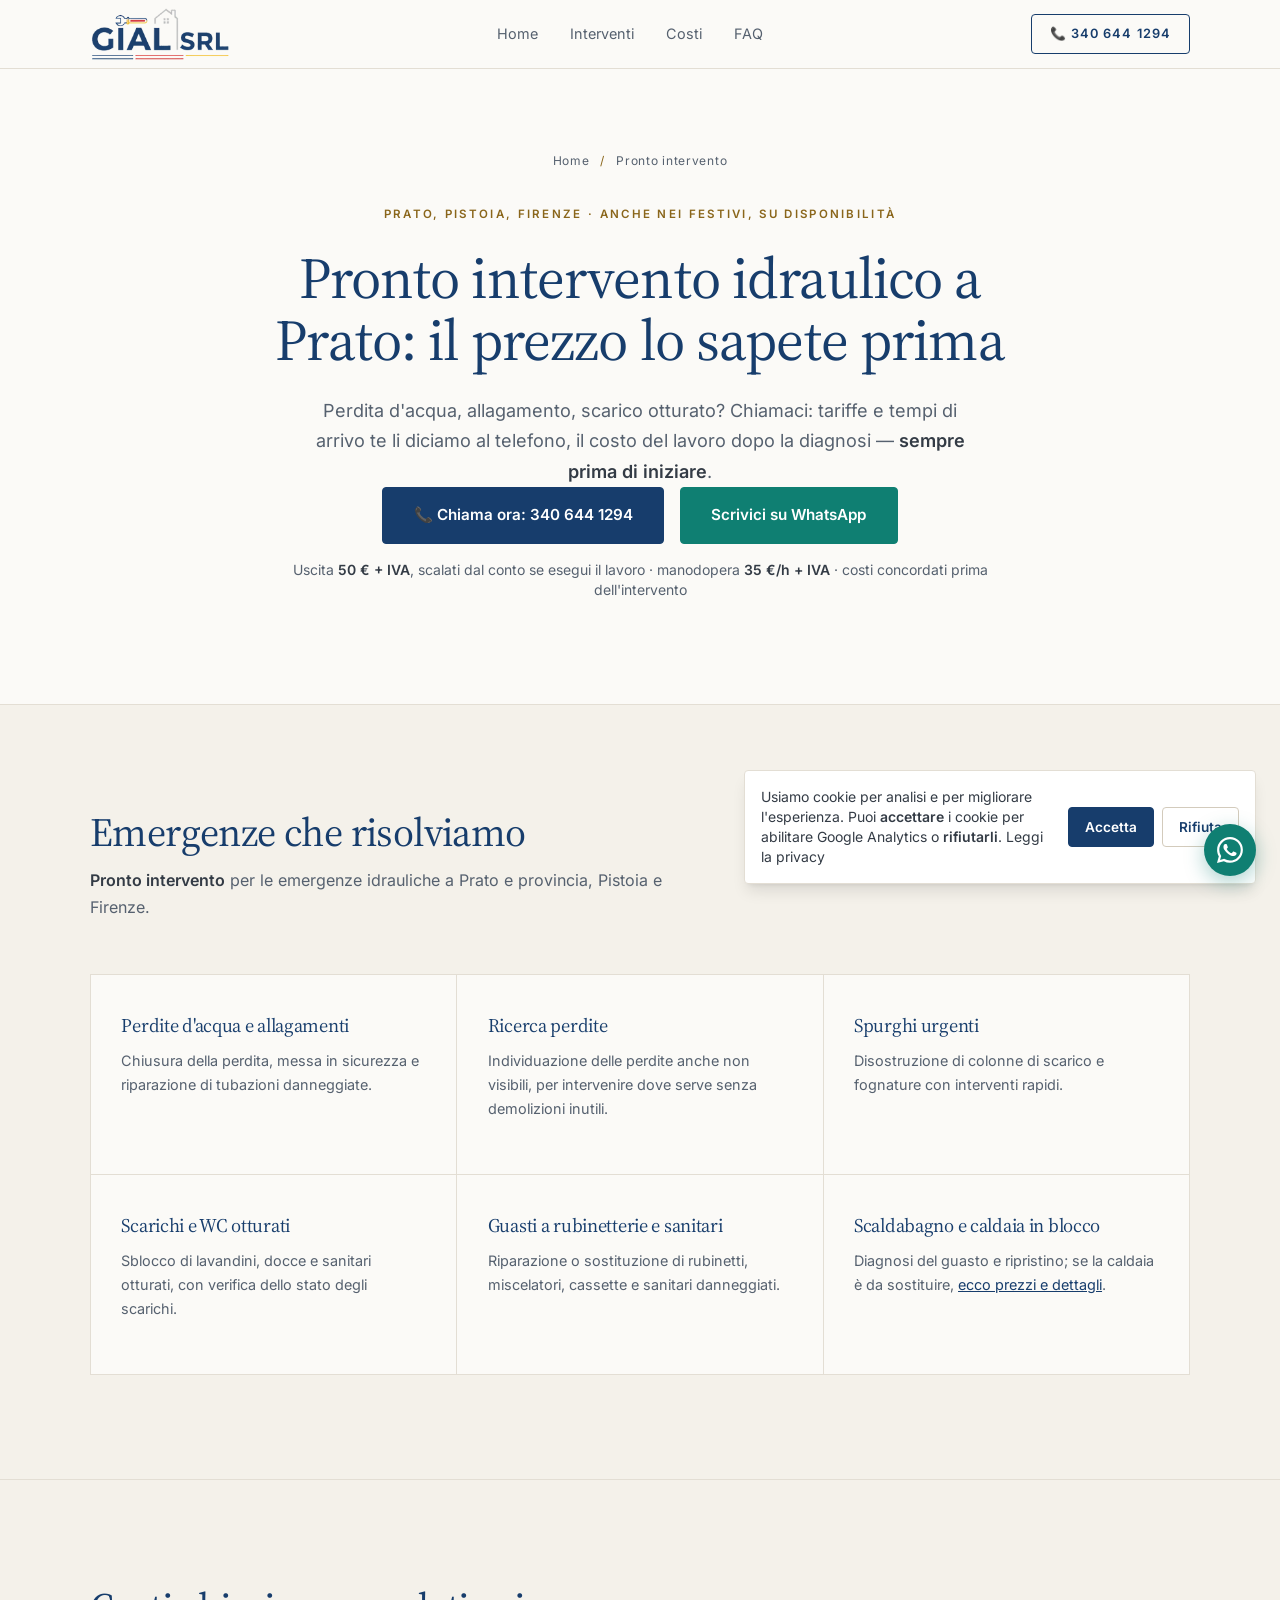
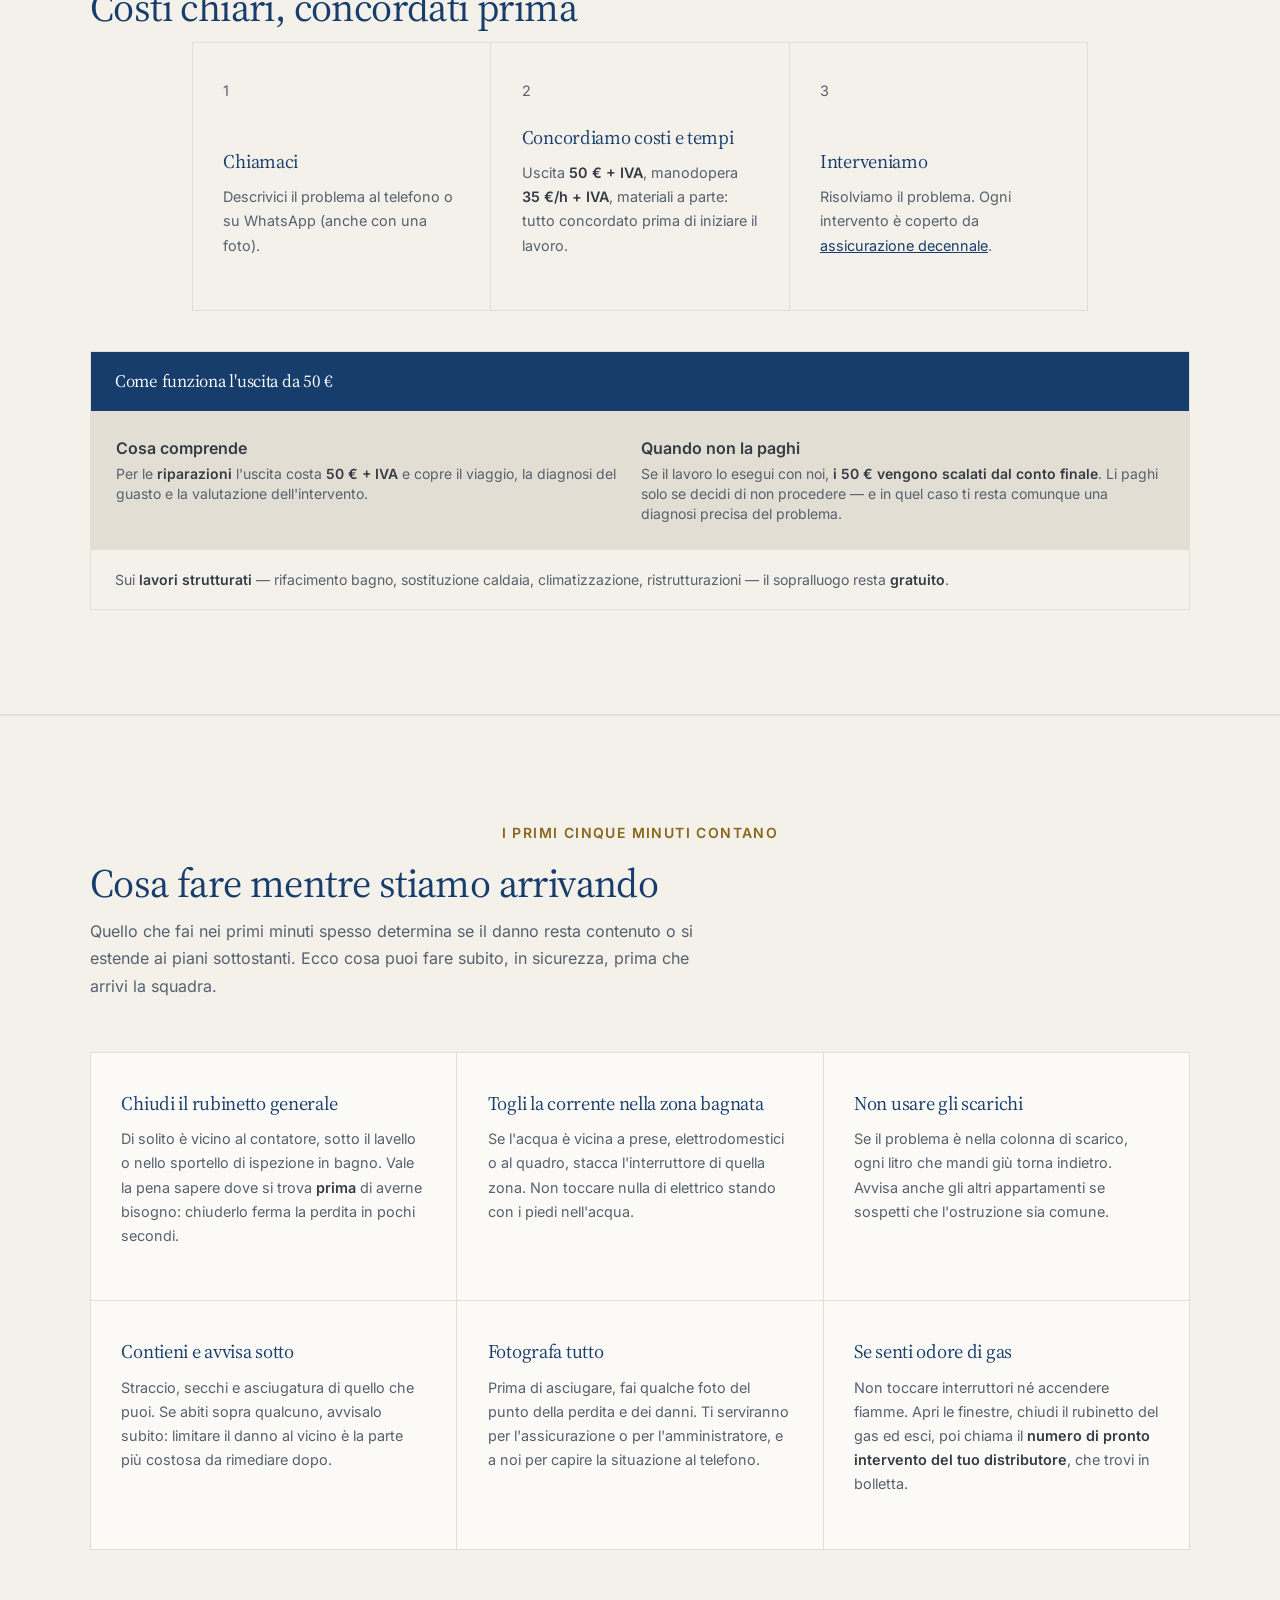
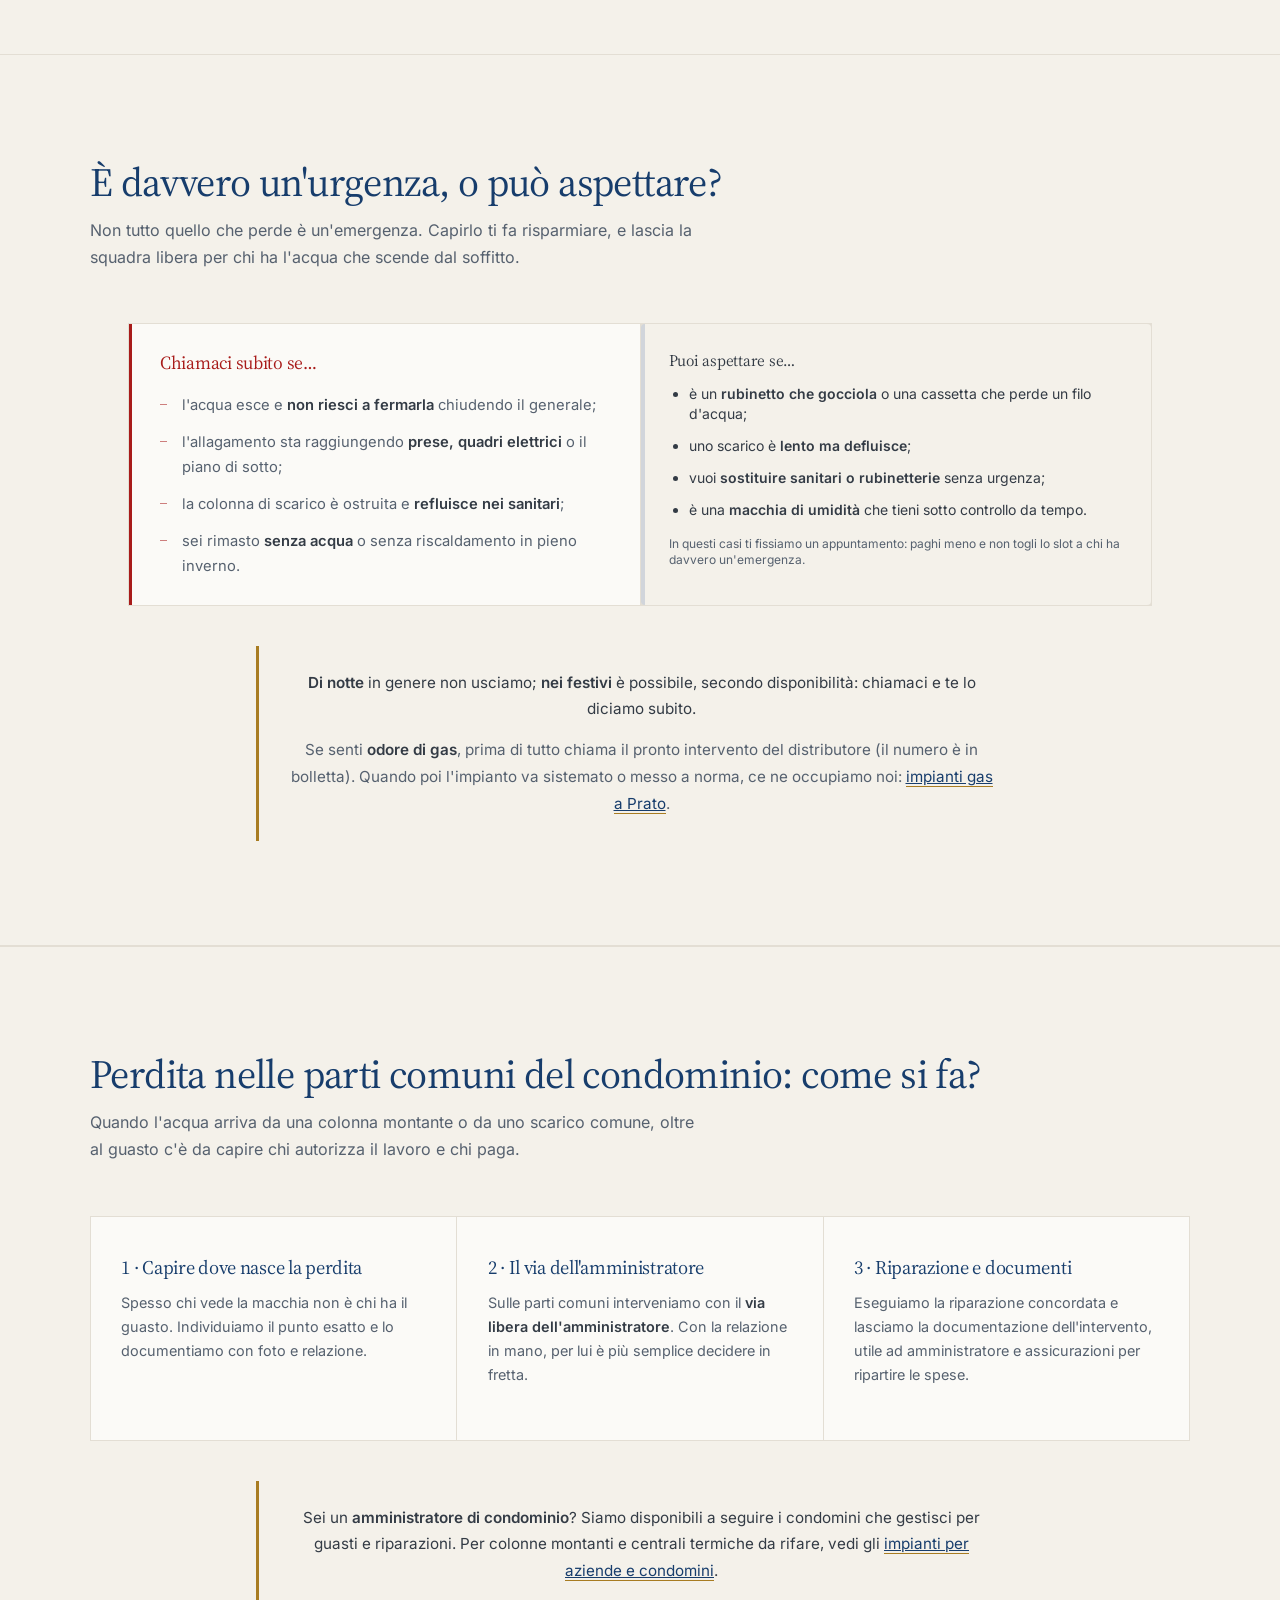
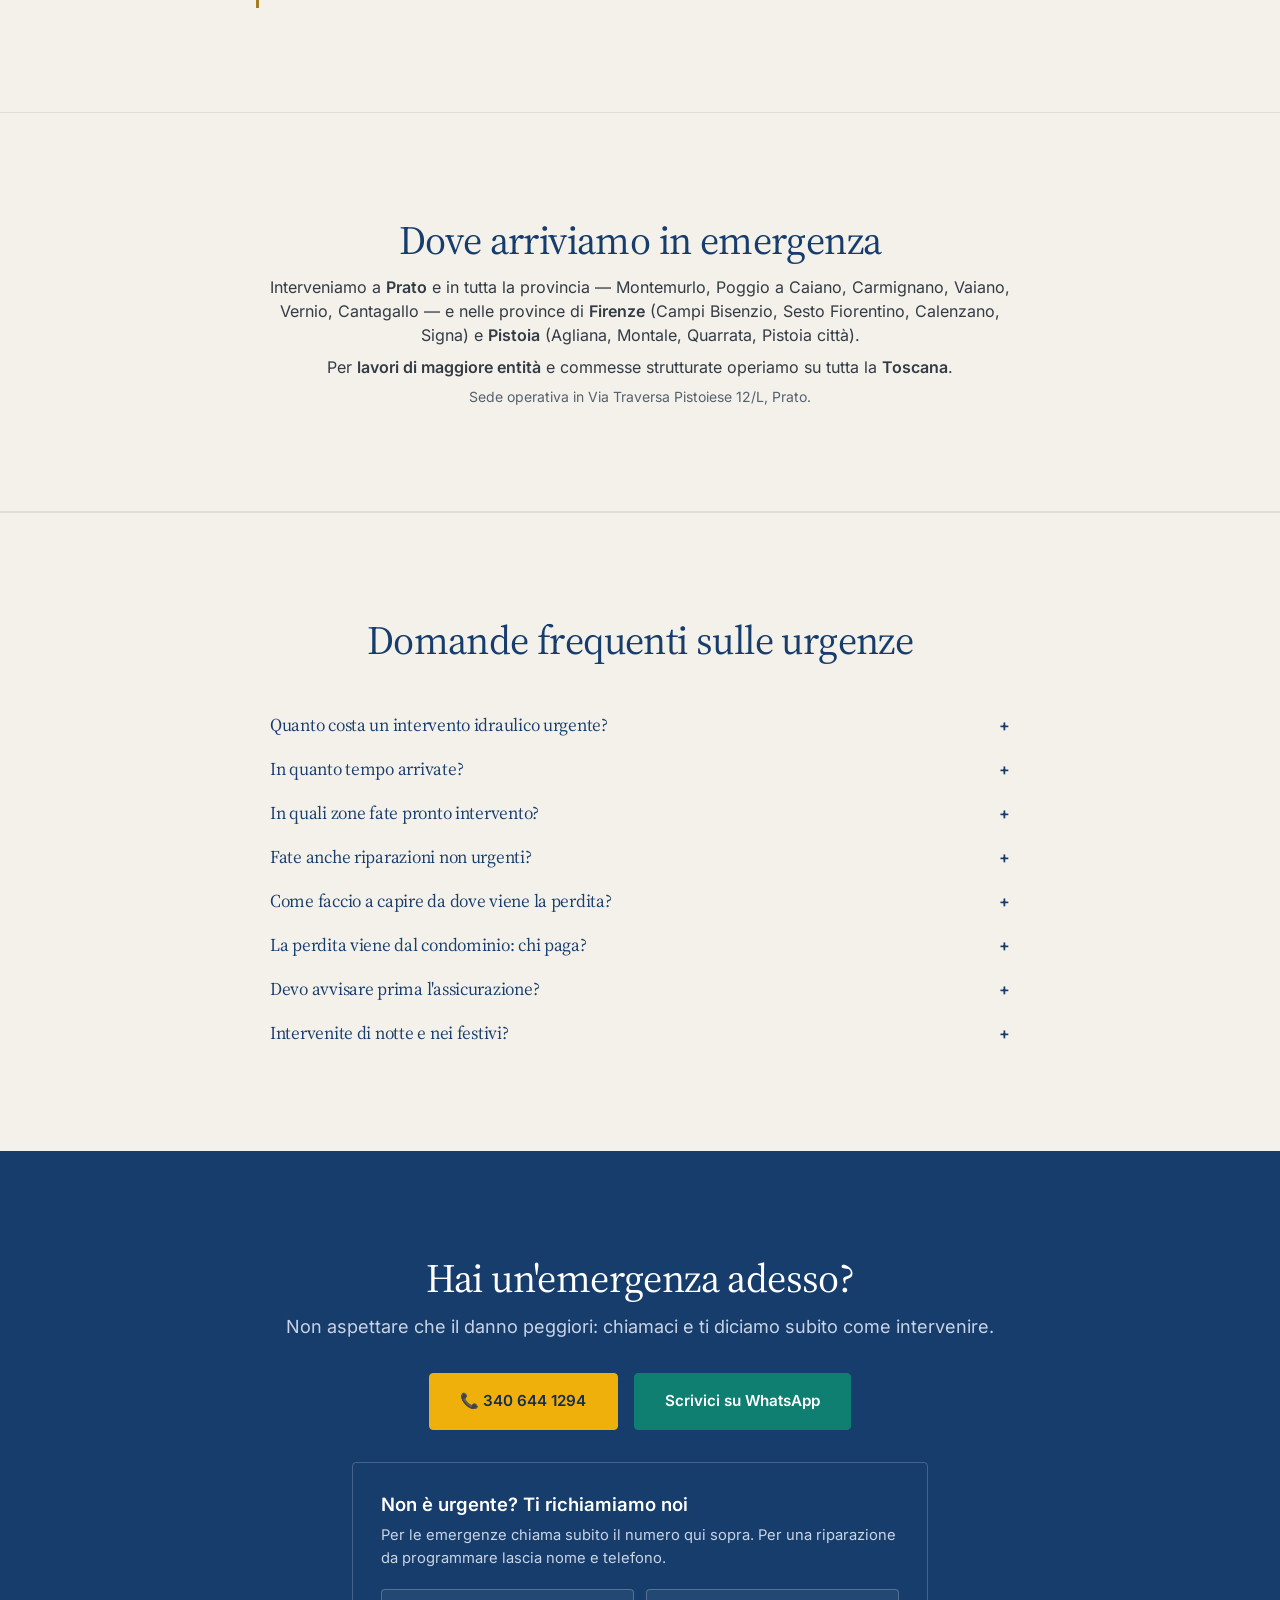
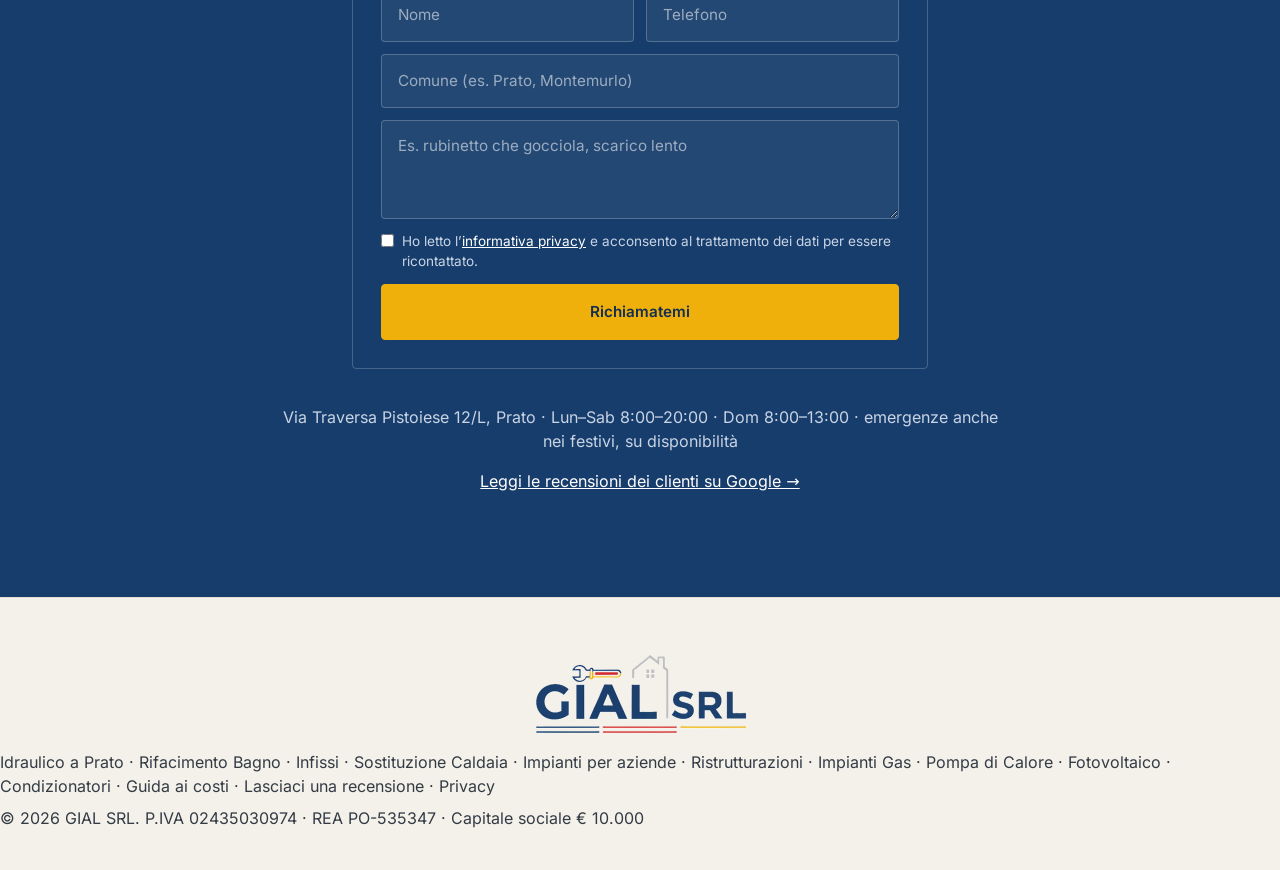
<file: pronto-intervento-idraulico-prato/index.html>
<!DOCTYPE html>
<html lang="it" class="scroll-smooth">
<head>
    <meta charset="UTF-8">
    <meta name="viewport" content="width=device-width, initial-scale=1.0, maximum-scale=5, user-scalable=yes">
    <meta name="theme-color" content="#173D6C">
    <meta name="geo.region" content="IT-PO">
    <meta name="geo.placename" content="Prato">

    <title>Idraulico Urgente a Prato · Pronto Intervento | GIAL SRL</title>
    <meta name="description" content="Perdita, allagamento o scarico otturato a Prato? Costi detti al telefono prima di partire. Uscita 50 € + IVA, scalati se fai il lavoro. Festivi su disponibilità." />
    <meta name="robots" content="index, follow, max-snippet:-1, max-image-preview:large" />
    <link rel="canonical" href="https://gialtermoidraulica.it/pronto-intervento-idraulico-prato/" />

    <meta property="og:title" content="Idraulico Urgente a Prato · Pronto Intervento | GIAL SRL" />
    <meta property="og:description" content="Perdite, allagamenti, scarichi otturati: pronto intervento a Prato e provincia, anche nei festivi su disponibilità. Costo concordato prima dell'intervento." />
    <meta property="og:type" content="website" />
    <meta property="og:url" content="https://gialtermoidraulica.it/pronto-intervento-idraulico-prato/" />
    <meta property="og:image" content="https://gialtermoidraulica.it/img/og-image.png" />
    <meta property="og:image:width" content="1200" />
    <meta property="og:image:height" content="630" />
    <meta property="og:image:alt" content="GIAL SRL — termoidraulica e impianti a Prato" />
    <meta name="twitter:card" content="summary_large_image" />
    <meta name="twitter:title" content="Idraulico Urgente a Prato · Pronto Intervento | GIAL SRL" />
    <meta name="twitter:description" content="Perdita, allagamento o scarico otturato a Prato? Costi detti al telefono prima di partire. Uscita 50 € + IVA, scalati se fai il lavoro. Festivi su disponibilità." />
    <meta name="twitter:image" content="https://gialtermoidraulica.it/img/og-image.png" />
    <meta property="og:site_name" content="GIAL SRL" />
    <meta property="og:locale" content="it_IT" />

    <link rel="icon" href="/favicon.ico" sizes="any">
    <link rel="icon" type="image/png" sizes="32x32" href="/favicon-32.png">
    <link rel="icon" type="image/png" sizes="16x16" href="/favicon-16.png">
    <link rel="apple-touch-icon" sizes="180x180" href="/apple-touch-icon.png">
    <link rel="manifest" href="/site.webmanifest">

    <link rel="preload" href="/fonts/source-serif-4-latin.woff2" as="font" type="font/woff2" crossorigin>
    <link rel="preload" href="/fonts/inter-latin.woff2" as="font" type="font/woff2" crossorigin>
    <link rel="stylesheet" href="/css/style.css">
    <link rel="stylesheet" href="/css/gial-studio.css">

    <style>
        /* Utility non presenti nel CSS precompilato (come nel blocco patch della home) */
        .flex-wrap { flex-wrap: wrap; }
        .whitespace-nowrap { white-space: nowrap; }
        .border-2 { border-width: 2px; }
        .max-w-2xl { max-width: 42rem; }
        .tracking-widest { letter-spacing: 0.1em; }
        .mt-3 { margin-top: 0.75rem; }
        .text-2xl { font-size: 1.5rem; line-height: 2rem; }
        .hover\:bg-blue-50:hover { background-color: #eff6ff; }
        @media (min-width: 640px) {
          .sm\:flex-row { flex-direction: row; }
        }
        .text-accent { color: #b07d10; }
        @media (prefers-reduced-motion: reduce) {
            html { scroll-behavior: auto !important; }
        }
    
        /* Barra fissa chiama/WhatsApp su mobile */
        .call-bar { position: fixed; left: 0; right: 0; bottom: 0; z-index: 50; }
        @media (min-width: 768px) { .call-bar { display: none; } }
        @media (max-width: 767px) {
            body { padding-bottom: 3.5rem; }
            #cookie-banner { bottom: 4.5rem; }
        }
            .bg-red-50 { background-color: #fef2f2; }
        .border-red-500 { border-color: #ef4444; }
        .text-red-700 { color: #b91c1c; }
        .border-gray-300 { border-color: #d1d5db; }
        .border-l-4 { border-left-width: 4px; }
        .list-disc { list-style-type: disc; }
        .pl-5 { padding-left: 1.25rem; }
        .space-y-3 > :not([hidden]) ~ :not([hidden]) { margin-top: 0.75rem; }
        .max-w-5xl { max-width: 64rem; }
        .text-xs { font-size: 0.75rem; line-height: 1rem; }
        .mt-4 { margin-top: 1rem; }
        .mb-3 { margin-bottom: 0.75rem; }
        .mb-1 { margin-bottom: 0.25rem; }
        .py-4 { padding-top: 1rem; padding-bottom: 1rem; }
    </style>

    <script type="application/ld+json">
    {
        "@context": "https://schema.org",
        "@type": "Service",
        "name": "Pronto Intervento Idraulico a Prato — GIAL SRL",
        "serviceType": "Pronto intervento idraulico",
        "provider": {
            "@type": "Plumber",
            "@id": "https://gialtermoidraulica.it/",
            "name": "GIAL SRL",
            "telephone": "+393279371705",
            "address": {
                "@type": "PostalAddress",
                "streetAddress": "Via Traversa Pistoiese 12/L",
                "addressLocality": "Prato",
                "addressRegion": "PO",
                "postalCode": "59100",
                "addressCountry": "IT"
            }
        },
        "areaServed": ["Prato","Pistoia","Firenze"],
        "url": "https://gialtermoidraulica.it/pronto-intervento-idraulico-prato/",
        "description": "Pronto intervento per emergenze idrauliche a Prato e provincia, Pistoia e Firenze: perdite d'acqua, allagamenti, scarichi otturati, spurghi urgenti e ricerca perdite. Costo concordato prima dell'intervento."
    }
    </script>
    <script type="application/ld+json">
    {
        "@context": "https://schema.org",
        "@type": "BreadcrumbList",
        "itemListElement": [
            {"@type":"ListItem","position":1,"name":"Home","item":"https://gialtermoidraulica.it/"},
            {"@type":"ListItem","position":2,"name":"Pronto Intervento Idraulico a Prato","item":"https://gialtermoidraulica.it/pronto-intervento-idraulico-prato/"}
        ]
    }
    </script>
    <script type="application/ld+json">
    {
        "@context": "https://schema.org",
        "@type": "FAQPage",
        "inLanguage": "it-IT",
        "mainEntity": [
            {
                "@type": "Question",
                "name": "Quanto costa un intervento idraulico urgente?",
                "acceptedAnswer": {
                    "@type": "Answer",
                    "text": "L'uscita per una riparazione costa 50 euro + IVA e comprende viaggio, diagnosi e valutazione dell'intervento; se il lavoro viene poi eseguito, i 50 euro vengono scalati dal conto finale. La manodopera è di 35 euro + IVA all'ora, i materiali sono a parte. Al telefono diamo un'indicazione realistica dei costi e concordiamo tutto prima dell'intervento. Sui lavori strutturati, come il rifacimento del bagno o la sostituzione della caldaia, il sopralluogo resta gratuito."
                }
            },
            {
                "@type": "Question",
                "name": "In quanto tempo arrivate?",
                "acceptedAnswer": {
                    "@type": "Answer",
                    "text": "Dipende dalla zona e dalla disponibilità delle squadre in quel momento. Chiamaci e ti diciamo subito, con onestà, quando possiamo essere da te. Di notte in genere non usciamo; nei festivi è possibile, secondo disponibilità."
                }
            },
            {
                "@type": "Question",
                "name": "In quali zone fate pronto intervento?",
                "acceptedAnswer": {
                    "@type": "Answer",
                    "text": "Effettuiamo riparazioni in tutta la provincia di Prato e nelle province di Pistoia e Firenze."
                }
            },
            {
                "@type": "Question",
                "name": "Fate anche riparazioni non urgenti?",
                "acceptedAnswer": {
                    "@type": "Answer",
                    "text": "Certo: sostituzione di rubinetterie e sanitari, piccole riparazioni, manutenzione ordinaria degli impianti. Per i lavori più grandi, come il rifacimento del bagno, effettuiamo un sopralluogo gratuito."
                }
            },
            {
                "@type": "Question",
                "name": "Come faccio a capire da dove viene la perdita?",
                "acceptedAnswer": {
                    "@type": "Answer",
                    "text": "Spesso non si vede: l'acqua corre lungo tubi e massetti e spunta a metri di distanza dal punto in cui esce davvero. Per questo facciamo ricerca perdite con strumentazione, invece di demolire per tentativi. Se al telefono ci descrivi dove compare l'acqua e quando — sempre, solo aprendo un rubinetto, solo col riscaldamento acceso — arriviamo già con un'ipotesi."
                }
            },
            {
                "@type": "Question",
                "name": "La perdita viene dal condominio: chi paga?",
                "acceptedAnswer": {
                    "@type": "Answer",
                    "text": "Dipende da dove si trova il guasto. Se è su una parte comune, come una colonna montante o di scarico, la spesa segue le regole condominiali; se è nel tratto privato, resta a carico del proprietario. Noi individuiamo e documentiamo il punto esatto con foto e relazione: la ripartizione la definiscono poi amministratore e assicurazioni, ma con un accertamento tecnico in mano è molto più semplice."
                }
            },
            {
                "@type": "Question",
                "name": "Devo avvisare prima l'assicurazione?",
                "acceptedAnswer": {
                    "@type": "Answer",
                    "text": "In caso di danno da acqua conviene aprire il sinistro il prima possibile, ma non aspettare la compagnia per fermare la perdita: la maggior parte delle polizze chiede anzi di limitare il danno. Fotografa, fai intervenire, conserva fattura e relazione dell'intervento."
                }
            },
            {
                "@type": "Question",
                "name": "Intervenite di notte e nei festivi?",
                "acceptedAnswer": {
                    "@type": "Answer",
                    "text": "Di notte in genere no. Nei festivi è possibile, secondo la disponibilità della squadra: chiamando si sa subito se è possibile venire."
                }
            }
        ]
    }
    </script>

    <!-- Cookie consent: carica gtag solo dopo consenso (stessa logica della home) -->
    <script>
        (function(){
                // Consent Mode v2: Analytics parte sempre, ma senza cookie finché il visitatore non accetta
                window.dataLayer = window.dataLayer || [];
                function gtag(){dataLayer.push(arguments);} window.gtag = gtag;
                var _gc = (document.cookie.match(/(?:^|; )gial_cookie_consent=([^;]*)/) || [])[1];
                gtag('consent', 'default', {'analytics_storage': _gc === 'granted' ? 'granted' : 'denied', 'ad_storage': 'denied', 'ad_user_data': 'denied', 'ad_personalization': 'denied'});
                gtag('js', new Date()); gtag('config', 'G-4QWQKJ6TL6');
                var _gs = document.createElement('script'); _gs.async = true; _gs.src = 'https://www.googletagmanager.com/gtag/js?id=G-4QWQKJ6TL6'; document.head.appendChild(_gs);
                if (_gc === 'granted') window.gtagLoaded = true;
            
            function setCookie(name,value,days){
                var d=new Date();
                d.setTime(d.getTime()+days*24*60*60*1000);
                var expires = "expires="+d.toUTCString();
                var s=name+"="+value+";"+expires+";path=/;SameSite=Lax";
                if(location.protocol==='https:') s += ";Secure";
                document.cookie = s;
            }
            function getCookie(name){var m=document.cookie.split('; ').find(row=>row.startsWith(name+'=')); return m?m.split('=')[1]:null;}
            function loadGtag(){ if(window.gtagLoaded) return; window.gtagLoaded = true; window.gtag('consent', 'update', {'analytics_storage': 'granted'}); }
            window.GIALCookieConsent = {
                accept: function(){ setCookie('gial_cookie_consent','granted',365); loadGtag(); var b=document.getElementById('cookie-banner'); if(b) b.classList.add('hidden');},
                decline: function(){ setCookie('gial_cookie_consent','denied',365); var b=document.getElementById('cookie-banner'); if(b) b.classList.add('hidden');}
            };
            function updateCookieBanner() {
                var consent = getCookie('gial_cookie_consent');
                var b = document.getElementById('cookie-banner');
                if (consent) {
                    if (b) b.classList.add('hidden');
                    if (consent === 'granted') loadGtag();
                } else {
                    if (b) b.classList.remove('hidden');
                }
            }
            document.addEventListener('DOMContentLoaded', updateCookieBanner);
        })();
    </script>
</head>
<body class="bg-gray-50 text-gray-800">
    <a href="#main-content" class="skip-link">Salta al contenuto</a>

    <!-- Banner consenso cookie -->
    <div id="cookie-banner" class="fixed bottom-4 left-4 right-4 md:left-auto md:right-6 md:max-w-lg bg-white border border-gray-200 shadow-lg rounded-lg p-4 flex items-center gap-4 z-50 hidden">
        <div class="flex-1 text-sm text-gray-700">Usiamo cookie per analisi e per migliorare l'esperienza. Puoi <strong>accettare</strong> i cookie per abilitare Google Analytics o <strong>rifiutarli</strong>. <a href="/#privacy" class="">Leggi la privacy</a></div>
        <div class="flex gap-2">
            <button onclick="GIALCookieConsent.accept()" class="g-btn g-btn-primary" style="padding:.55rem 1rem;font-size:.85rem">Accetta</button>
            <button onclick="GIALCookieConsent.decline()" class="g-btn g-btn-outline" style="padding:.55rem 1rem;font-size:.85rem">Rifiuta</button>
        </div>
    </div>

    <nav class="g-nav fixed w-full z-50" aria-label="Menu principale">
        <div class="g-wrap pt-2 flex flex-col">
            <div class="w-full flex justify-between items-center pb-2">
            <a href="/" class="inline-block align-middle" aria-label="Homepage GIAL SRL">
                <img src="/img/gial-logo-rettangolo-nosfondo.webp" width="527" height="197" alt="Logo GIAL Termoidraulica Prato" style="height:52px; width:auto;" fetchpriority="high">
            </a>
            <div class="hidden md:flex space-x-8 items-center">
                <a href="/" class="g-nav-link">Home</a>
                <a href="#interventi" class="g-nav-link">Interventi</a>
                <a href="#costi" class="g-nav-link">Costi</a>
                <a href="#faq-urgenze" class="g-nav-link">FAQ</a>
            </div>
            <div class="flex items-center gap-2">
                <button id="mobileMenuBtn" class="md:hidden p-2 text-gray-600 hover:bg-gray-100 transition focus:outline-none" style="border-radius:4px" aria-label="Apri menu di navigazione" aria-expanded="false" aria-controls="mobileMenu">
                    <svg id="hamburgerIcon" xmlns="http://www.w3.org/2000/svg" class="h-6 w-6" fill="none" viewBox="0 0 24 24" stroke="currentColor" stroke-width="2">
                        <path stroke-linecap="round" stroke-linejoin="round" d="M4 6h16M4 12h16M4 18h16" />
                    </svg>
                    <svg id="closeMenuIcon" xmlns="http://www.w3.org/2000/svg" class="h-6 w-6 hidden" fill="none" viewBox="0 0 24 24" stroke="currentColor" stroke-width="2">
                        <path stroke-linecap="round" stroke-linejoin="round" d="M6 18L18 6M6 6l12 12" />
                    </svg>
                </button>
            <a href="tel:+393406441294" onclick="if(window.gtag){ gtag('event','click_call',{'posizione':'nav_pronto'}); }" class="g-nav-phone" aria-label="Chiama ora GIAL SRL"><span class="g-nav-txt">Chiama ora</span><span class="g-nav-num">📞 340 644 1294</span></a>
            </div>
        </div>
            <div id="mobileMenu" class="hidden md:hidden border-t border-gray-200 py-2" role="navigation" aria-label="Menu mobile">
                <div class="flex flex-col">
                    <a href="/" class="px-4 py-3 text-gray-700 hover:bg-gray-50 font-medium transition">Home</a>
                    <a href="#interventi" class="px-4 py-3 text-gray-700 hover:bg-gray-50 font-medium transition">Interventi</a>
                    <a href="#costi" class="px-4 py-3 text-gray-700 hover:bg-gray-50 font-medium transition">Costi</a>
                    <a href="#faq-urgenze" class="px-4 py-3 text-gray-700 hover:bg-gray-50 font-medium transition">FAQ</a>
                    <p class="gial-mob-label">Tutti i servizi</p>
                    <a href="/impianti-termoidraulici-aziende-prato/" class="px-4 py-3 text-gray-700 hover:bg-gray-50 font-medium transition">Impianti per aziende e cantieri</a>
                    <a href="/ristrutturazioni-chiavi-in-mano-prato/" class="px-4 py-3 text-gray-700 hover:bg-gray-50 font-medium transition">Ristrutturazioni chiavi in mano</a>
                    <a href="/pompa-di-calore-prato/" class="px-4 py-3 text-gray-700 hover:bg-gray-50 font-medium transition">Pompe di calore</a>
                    <a href="/impianto-fotovoltaico-prato/" class="px-4 py-3 text-gray-700 hover:bg-gray-50 font-medium transition">Impianto fotovoltaico</a>
                    <a href="/installazione-condizionatori-prato/" class="px-4 py-3 text-gray-700 hover:bg-gray-50 font-medium transition">Installazione condizionatori</a>
                    <a href="/sostituzione-caldaia-prato/" class="px-4 py-3 text-gray-700 hover:bg-gray-50 font-medium transition">Sostituzione caldaia</a>
                    <a href="/impianti-gas-prato/" class="px-4 py-3 text-gray-700 hover:bg-gray-50 font-medium transition">Impianti gas a norma</a>
                    <a href="/rifacimento-bagno-prato/" class="px-4 py-3 text-gray-700 hover:bg-gray-50 font-medium transition">Rifacimento bagno</a>
                    <a href="/infissi-serramenti-prato/" class="px-4 py-3 text-gray-700 hover:bg-gray-50 font-medium transition">Infissi e serramenti</a>
                    <a href="/guide/quanto-costa-ristrutturare-casa-prato/" class="px-4 py-3 text-gray-700 hover:bg-gray-50 font-medium transition">Guida ai costi</a>
                    <p class="gial-mob-label">Azienda</p>
                    <a href="/#chi-siamo" class="px-4 py-3 text-gray-700 hover:bg-gray-50 font-medium transition">Chi siamo</a>
                    <a href="/#contatti" class="px-4 py-3 text-gray-700 hover:bg-gray-50 font-medium transition">Contatti</a>
                </div>
            </div>
        </div>
    </nav>
    <script>
    // Menu mobile: stesso comportamento della home
    (function() {
        var btn = document.getElementById('mobileMenuBtn');
        var menu = document.getElementById('mobileMenu');
        var hamburger = document.getElementById('hamburgerIcon');
        var closeIcon = document.getElementById('closeMenuIcon');
        if (!btn || !menu) return;
        btn.addEventListener('click', function() {
            var isOpen = !menu.classList.contains('hidden');
            menu.classList.toggle('hidden');
            hamburger.classList.toggle('hidden');
            closeIcon.classList.toggle('hidden');
            btn.setAttribute('aria-expanded', String(!isOpen));
        });
        menu.querySelectorAll('a').forEach(function(link) {
            link.addEventListener('click', function() {
                menu.classList.add('hidden');
                hamburger.classList.remove('hidden');
                closeIcon.classList.add('hidden');
                btn.setAttribute('aria-expanded', 'false');
            });
        });
    })();
    </script>


    <header class="g-hero g-hero--center g-hero--crumbed">
        <div class="g-wrap-narrow">
            <nav class="g-crumbs" aria-label="Percorso di navigazione"><a href="/">Home</a> <span>/</span> Pronto intervento</nav>
            <p class="g-eyebrow">Prato, Pistoia, Firenze &middot; anche nei festivi, su disponibilit&agrave;</p>
            <h1 class="g-h1">Pronto intervento idraulico a Prato: il prezzo lo sapete prima</h1>
            <p class="g-lead">Perdita d'acqua, allagamento, scarico otturato? Chiamaci: tariffe e tempi di arrivo te li diciamo al telefono, il costo del lavoro dopo la diagnosi — <strong>sempre prima di iniziare</strong>.</p>
            <div class="flex flex-col sm:flex-row gap-4 justify-center mb-4">
                <a href="tel:+393406441294" onclick="if(window.gtag){ gtag('event','click_call',{'posizione':'hero_pronto'}); }" class="g-btn g-btn-primary">📞 Chiama ora: 340 644 1294</a>
                <a href="https://wa.me/393406441294?text=Ciao%2C%20vi%20scrivo%20dal%20sito%20per%3A%20Riparazione%20idraulica%20%28non%20urgente%29." target="_blank" rel="noopener" onclick="if(window.gtag){ gtag('event','click_whatsapp',{'posizione':'hero_pronto'}); }" class="g-btn" style="background:#0F7F72;color:#fff;border:1px solid #0F7F72">Scrivici su WhatsApp</a>
            </div>
            <p class="text-sm text-gray-500">Uscita <strong>50 € + IVA</strong>, scalati dal conto se esegui il lavoro · manodopera <strong>35 €/h + IVA</strong> · costi concordati prima dell'intervento</p>
        </div>
    </header>

    <main id="main-content">

    <section id="interventi" class="g-section g-section--line" aria-labelledby="interventi-heading">
        <div class="g-wrap">
            <h2 class="g-h2" id="interventi-heading">Emergenze che risolviamo</h2>
            <p class="g-h2-sub g-head-end"><strong>Pronto intervento</strong> per le emergenze idrauliche a Prato e provincia, Pistoia e Firenze.</p>
            <div class="g-grid-hair g-grid-hair--3">
                <div class="g-card">
                    <h3 class="">Perdite d'acqua e allagamenti</h3>
                    <p class="text-gray-600 text-sm">Chiusura della perdita, messa in sicurezza e riparazione di tubazioni danneggiate.</p>
                </div>
                <div class="g-card">
                    <h3 class="">Ricerca perdite</h3>
                    <p class="text-gray-600 text-sm">Individuazione delle perdite anche non visibili, per intervenire dove serve senza demolizioni inutili.</p>
                </div>
                <div class="g-card">
                    <h3 class="">Spurghi urgenti</h3>
                    <p class="text-gray-600 text-sm">Disostruzione di colonne di scarico e fognature con interventi rapidi.</p>
                </div>
                <div class="g-card">
                    <h3 class="">Scarichi e WC otturati</h3>
                    <p class="text-gray-600 text-sm">Sblocco di lavandini, docce e sanitari otturati, con verifica dello stato degli scarichi.</p>
                </div>
                <div class="g-card">
                    <h3 class="">Guasti a rubinetterie e sanitari</h3>
                    <p class="text-gray-600 text-sm">Riparazione o sostituzione di rubinetti, miscelatori, cassette e sanitari danneggiati.</p>
                </div>
                <div class="g-card">
                    <h3 class="">Scaldabagno e caldaia in blocco</h3>
                    <p class="text-gray-600 text-sm">Diagnosi del guasto e ripristino; se la caldaia è da sostituire, <a href="/sostituzione-caldaia-prato/" class="text-blue-600 underline">ecco prezzi e dettagli</a>.</p>
                </div>
            </div>
        </div>
    </section>

    <section id="costi" class="g-section g-section--alt" aria-labelledby="costi-heading">
        <div class="g-wrap">
            <h2 class="g-h2" id="costi-heading">Costi chiari, concordati prima</h2>
            <div class="g-grid-hair g-grid-hair--3" style="max-width:56rem;margin-left:auto;margin-right:auto">
                <div class="g-card">
                    <p class="g-price-val">1</p>
                    <h3 class="">Chiamaci</h3>
                    <p class="text-gray-600 text-sm">Descrivici il problema al telefono o su WhatsApp (anche con una foto).</p>
                </div>
                <div class="g-card">
                    <p class="g-price-val">2</p>
                    <h3 class="">Concordiamo costi e tempi</h3>
                    <p class="text-gray-600 text-sm">Uscita <strong>50 € + IVA</strong>, manodopera <strong>35 €/h + IVA</strong>, materiali a parte: tutto concordato prima di iniziare il lavoro.</p>
                </div>
                <div class="g-card">
                    <p class="g-price-val">3</p>
                    <h3 class="">Interveniamo</h3>
                    <p class="text-gray-600 text-sm">Risolviamo il problema. Ogni intervento è coperto da <a href="/doc/polizza-gial.pdf" target="_blank" rel="noopener noreferrer" class="text-blue-600 underline">assicurazione decennale</a>.</p>
                </div>
            </div>
            <div class="g-panel">
                <div class="g-panel-head">
                    <h3 class="font-bold text-white text-lg">Come funziona l'uscita da 50 €</h3>
                </div>
                <div class="g-grid-hair g-grid-hair--2" style="padding:1.5rem">
                    <div>
                        <p class="font-bold text-gray-900 mb-1">Cosa comprende</p>
                        <p class="text-gray-600 text-sm">Per le <strong>riparazioni</strong> l'uscita costa <strong>50 € + IVA</strong> e copre il viaggio, la diagnosi del guasto e la valutazione dell'intervento.</p>
                    </div>
                    <div>
                        <p class="font-bold text-gray-900 mb-1">Quando non la paghi</p>
                        <p class="text-gray-600 text-sm">Se il lavoro lo esegui con noi, <strong>i 50 € vengono scalati dal conto finale</strong>. Li paghi solo se decidi di non procedere — e in quel caso ti resta comunque una diagnosi precisa del problema.</p>
                    </div>
                </div>
                <div class="g-panel-foot">
                    <p class="text-gray-600 text-sm">Sui <strong>lavori strutturati</strong> — rifacimento bagno, sostituzione caldaia, climatizzazione, ristrutturazioni — il sopralluogo resta <strong>gratuito</strong>.</p>
                </div>
            </div>
        </div>
    </section>

    <section id="prima-di-arrivare" class="g-section g-section--line" aria-labelledby="prima-di-arrivare-heading">
        <div class="g-wrap">
            <div class="text-center mb-4">
                <span class="text-sm font-semibold text-accent uppercase tracking-widest">I primi cinque minuti contano</span>
            </div>
            <h2 class="g-h2" id="prima-di-arrivare-heading">Cosa fare mentre stiamo arrivando</h2>
            <p class="g-h2-sub g-head-end">Quello che fai nei primi minuti spesso determina se il danno resta contenuto o si estende ai piani sottostanti. Ecco cosa puoi fare subito, in sicurezza, prima che arrivi la squadra.</p>
            <div class="g-grid-hair g-grid-hair--3">
                <div class="g-card">
                    <h3 class="">Chiudi il rubinetto generale</h3>
                    <p class="text-gray-600 text-sm">Di solito è vicino al contatore, sotto il lavello o nello sportello di ispezione in bagno. Vale la pena sapere dove si trova <strong>prima</strong> di averne bisogno: chiuderlo ferma la perdita in pochi secondi.</p>
                </div>
                <div class="g-card">
                    <h3 class="">Togli la corrente nella zona bagnata</h3>
                    <p class="text-gray-600 text-sm">Se l'acqua è vicina a prese, elettrodomestici o al quadro, stacca l'interruttore di quella zona. Non toccare nulla di elettrico stando con i piedi nell'acqua.</p>
                </div>
                <div class="g-card">
                    <h3 class="">Non usare gli scarichi</h3>
                    <p class="text-gray-600 text-sm">Se il problema è nella colonna di scarico, ogni litro che mandi giù torna indietro. Avvisa anche gli altri appartamenti se sospetti che l'ostruzione sia comune.</p>
                </div>
                <div class="g-card">
                    <h3 class="">Contieni e avvisa sotto</h3>
                    <p class="text-gray-600 text-sm">Straccio, secchi e asciugatura di quello che puoi. Se abiti sopra qualcuno, avvisalo subito: limitare il danno al vicino è la parte più costosa da rimediare dopo.</p>
                </div>
                <div class="g-card">
                    <h3 class="">Fotografa tutto</h3>
                    <p class="text-gray-600 text-sm">Prima di asciugare, fai qualche foto del punto della perdita e dei danni. Ti serviranno per l'assicurazione o per l'amministratore, e a noi per capire la situazione al telefono.</p>
                </div>
                <div class="g-card">
                    <h3 class="">Se senti odore di gas</h3>
                    <p class="text-gray-600 text-sm">Non toccare interruttori né accendere fiamme. Apri le finestre, chiudi il rubinetto del gas ed esci, poi chiama il <strong>numero di pronto intervento del tuo distributore</strong>, che trovi in bolletta.</p>
                </div>
            </div>
        </div>
    </section>

    <section id="urgenza" class="g-section g-section--alt" aria-labelledby="urgenza-heading">
        <div class="g-wrap">
            <h2 class="g-h2" id="urgenza-heading">È davvero un&#39;urgenza, o può aspettare?</h2>
            <p class="g-h2-sub g-head-end">Non tutto quello che perde è un&#39;emergenza. Capirlo ti fa risparmiare, e lascia la squadra libera per chi ha l&#39;acqua che scende dal soffitto.</p>
            <div class="g-grid-hair g-grid-hair--2" style="max-width:64rem;margin-left:auto;margin-right:auto;margin-bottom:2.5rem">
                <div class="g-callout g-callout--no">
                    <h3 class="font-bold mb-3 text-red-700">Chiamaci subito se…</h3>
                    <ul class="list-disc pl-5 space-y-3 text-gray-700 text-sm">
                        <li>l'acqua esce e <strong>non riesci a fermarla</strong> chiudendo il generale;</li>
                        <li>l'allagamento sta raggiungendo <strong>prese, quadri elettrici</strong> o il piano di sotto;</li>
                        <li>la colonna di scarico è ostruita e <strong>refluisce nei sanitari</strong>;</li>
                        <li>sei rimasto <strong>senza acqua</strong> o senza riscaldamento in pieno inverno.</li>
                    </ul>
                </div>
                <div class="bg-gray-50 border-l-4 border-gray-300 rounded-lg p-6">
                    <h3 class="font-bold mb-3 text-gray-700">Puoi aspettare se…</h3>
                    <ul class="list-disc pl-5 space-y-3 text-gray-700 text-sm">
                        <li>è un <strong>rubinetto che gocciola</strong> o una cassetta che perde un filo d'acqua;</li>
                        <li>uno scarico è <strong>lento ma defluisce</strong>;</li>
                        <li>vuoi <strong>sostituire sanitari o rubinetterie</strong> senza urgenza;</li>
                        <li>è una <strong>macchia di umidità</strong> che tieni sotto controllo da tempo.</li>
                    </ul>
                    <p class="text-gray-500 text-xs mt-4">In questi casi ti fissiamo un appuntamento: paghi meno e non togli lo slot a chi ha davvero un'emergenza.</p>
                </div>
            </div>
            <div class="g-note text-center" style="max-width:48rem;margin-left:auto;margin-right:auto">
                <p class="text-gray-700 mb-2"><strong>Di notte</strong> in genere non usciamo; <strong>nei festivi</strong> è possibile, secondo disponibilità: chiamaci e te lo diciamo subito.</p>
                <p class="text-gray-600 text-sm">Se senti <strong>odore di gas</strong>, prima di tutto chiama il pronto intervento del distributore (il numero è in bolletta). Quando poi l&#39;impianto va sistemato o messo a norma, ce ne occupiamo noi: <a href="/impianti-gas-prato/" class="text-blue-600 underline">impianti gas a Prato</a>.</p>
            </div>
        </div>
    </section>

    <section id="condominio" class="g-section g-section--line" aria-labelledby="condominio-heading">
        <div class="g-wrap">
            <h2 class="g-h2" id="condominio-heading">Perdita nelle parti comuni del condominio: come si fa?</h2>
            <p class="g-h2-sub g-head-end">Quando l&#39;acqua arriva da una colonna montante o da uno scarico comune, oltre al guasto c&#39;è da capire chi autorizza il lavoro e chi paga.</p>
            <div class="g-grid-hair g-grid-hair--3" style="margin-bottom:2.5rem">
                <div class="g-card">
                    <h3 class="">1 · Capire dove nasce la perdita</h3>
                    <p class="text-gray-600 text-sm">Spesso chi vede la macchia non è chi ha il guasto. Individuiamo il punto esatto e lo documentiamo con foto e relazione.</p>
                </div>
                <div class="g-card">
                    <h3 class="">2 · Il via dell&#39;amministratore</h3>
                    <p class="text-gray-600 text-sm">Sulle parti comuni interveniamo con il <strong>via libera dell&#39;amministratore</strong>. Con la relazione in mano, per lui è più semplice decidere in fretta.</p>
                </div>
                <div class="g-card">
                    <h3 class="">3 · Riparazione e documenti</h3>
                    <p class="text-gray-600 text-sm">Eseguiamo la riparazione concordata e lasciamo la documentazione dell&#39;intervento, utile ad amministratore e assicurazioni per ripartire le spese.</p>
                </div>
            </div>
            <div class="g-note text-center" style="max-width:48rem;margin-left:auto;margin-right:auto">
                <p class="text-gray-700">Sei un <strong>amministratore di condominio</strong>? Siamo disponibili a seguire i condomini che gestisci per guasti e riparazioni. Per colonne montanti e centrali termiche da rifare, vedi gli <a href="/impianti-termoidraulici-aziende-prato/" class="text-blue-600 underline">impianti per aziende e condomini</a>.</p>
            </div>
        </div>
    </section>

            <section id="zone" class="g-section g-section--alt" aria-labelledby="zone-heading">
        <div class="g-wrap-narrow text-center">
            <h2 class="g-h2" id="zone-heading">Dove arriviamo in emergenza</h2>
            <p class="text-gray-700 mb-2">Interveniamo a <strong>Prato</strong> e in tutta la provincia — Montemurlo, Poggio a Caiano, Carmignano, Vaiano, Vernio, Cantagallo — e nelle province di <strong>Firenze</strong> (Campi Bisenzio, Sesto Fiorentino, Calenzano, Signa) e <strong>Pistoia</strong> (Agliana, Montale, Quarrata, Pistoia città).</p>
            <p class="text-gray-700 mb-2">Per <strong>lavori di maggiore entità</strong> e commesse strutturate operiamo su tutta la <strong>Toscana</strong>.</p>
            <p class="text-gray-500 text-sm">Sede operativa in Via Traversa Pistoiese 12/L, Prato.</p>
        </div>
    </section>

    <section id="faq-urgenze" class="g-section g-section--line">
        <div class="g-wrap-narrow">
            <div class="text-center mb-12">
                <h2 class="g-h2">Domande frequenti sulle urgenze</h2>
            </div>
            <div class="space-y-4">
                <details class="group [&_summary::-webkit-details-marker]:hidden cursor-pointer">
                    <summary class="flex items-center justify-between gap-1.5 text-gray-900">
                        <h3 class="text-lg font-bold">Quanto costa un intervento idraulico urgente?</h3>
                        <span class="shrink-0 text-blue-600 font-bold" aria-hidden="true">+</span>
                    </summary>
                    <p class="mt-4 leading-relaxed text-gray-700">L'uscita costa <strong>50 € + IVA</strong> e comprende viaggio, diagnosi e valutazione dell'intervento; se poi esegui il lavoro con noi, <strong>i 50 € vengono scalati dal conto finale</strong>. La manodopera è di <strong>35 €/h + IVA</strong>, i materiali a parte. Al telefono ti diamo un'indicazione realistica e concordiamo tutto <strong>prima</strong> dell'intervento, senza sorprese finali. Sui lavori strutturati, come il <a href="/rifacimento-bagno-prato/" class="text-blue-600 underline">rifacimento del bagno</a> o la <a href="/sostituzione-caldaia-prato/" class="text-blue-600 underline">sostituzione della caldaia</a>, il sopralluogo resta gratuito.</p>
                </details>
                <details class="group [&_summary::-webkit-details-marker]:hidden cursor-pointer">
                    <summary class="flex items-center justify-between gap-1.5 text-gray-900">
                        <h3 class="text-lg font-bold">In quanto tempo arrivate?</h3>
                        <span class="shrink-0 text-blue-600 font-bold" aria-hidden="true">+</span>
                    </summary>
                    <p class="mt-4 leading-relaxed text-gray-700">Dipende dalla zona e dalla disponibilità delle squadre in quel momento. Chiamaci e ti diciamo subito, con onestà, quando possiamo essere da te. Di notte in genere non usciamo; nei <strong>festivi</strong> è possibile, secondo disponibilità.</p>
                </details>
                <details class="group [&_summary::-webkit-details-marker]:hidden cursor-pointer">
                    <summary class="flex items-center justify-between gap-1.5 text-gray-900">
                        <h3 class="text-lg font-bold">In quali zone fate pronto intervento?</h3>
                        <span class="shrink-0 text-blue-600 font-bold" aria-hidden="true">+</span>
                    </summary>
                    <p class="mt-4 leading-relaxed text-gray-700">Effettuiamo riparazioni in tutta la <strong>provincia di Prato</strong> e nelle province di <strong>Pistoia</strong> e <strong>Firenze</strong>.</p>
                </details>
                <details class="group [&_summary::-webkit-details-marker]:hidden cursor-pointer">
                    <summary class="flex items-center justify-between gap-1.5 text-gray-900">
                        <h3 class="text-lg font-bold">Fate anche riparazioni non urgenti?</h3>
                        <span class="shrink-0 text-blue-600 font-bold" aria-hidden="true">+</span>
                    </summary>
                    <p class="mt-4 leading-relaxed text-gray-700">Certo: sostituzione di rubinetterie e sanitari, piccole riparazioni, manutenzione ordinaria degli impianti. Per i lavori più grandi, come il <a href="/rifacimento-bagno-prato/" class="text-blue-600 underline">rifacimento del bagno</a>, effettuiamo un sopralluogo gratuito.</p>
                </details>
                <details class="group [&_summary::-webkit-details-marker]:hidden cursor-pointer">
                    <summary class="flex items-center justify-between gap-1.5 text-gray-900">
                        <h3 class="text-lg font-bold">Come faccio a capire da dove viene la perdita?</h3>
                        <span class="shrink-0 text-blue-600 font-bold" aria-hidden="true">+</span>
                    </summary>
                    <p class="mt-4 leading-relaxed text-gray-700">Spesso non si vede: l'acqua corre lungo tubi e massetti e spunta a metri di distanza dal punto in cui esce davvero. Per questo facciamo <strong>ricerca perdite</strong> con strumentazione, invece di demolire per tentativi. Se al telefono ci descrivi dove compare l'acqua e quando — sempre, solo aprendo un rubinetto, solo col riscaldamento acceso — arriviamo già con un'ipotesi.</p>
                </details>
                <details class="group [&_summary::-webkit-details-marker]:hidden cursor-pointer">
                    <summary class="flex items-center justify-between gap-1.5 text-gray-900">
                        <h3 class="text-lg font-bold">La perdita viene dal condominio: chi paga?</h3>
                        <span class="shrink-0 text-blue-600 font-bold" aria-hidden="true">+</span>
                    </summary>
                    <p class="mt-4 leading-relaxed text-gray-700">Dipende da dove si trova il guasto. Se è su una parte comune, come una colonna montante o di scarico, la spesa segue le regole condominiali; se è nel tratto privato, resta a carico del proprietario. Noi individuiamo e documentiamo il punto esatto con foto e relazione: la ripartizione la definiscono poi amministratore e assicurazioni, ma con un accertamento tecnico in mano è molto più semplice.</p>
                </details>
                <details class="group [&_summary::-webkit-details-marker]:hidden cursor-pointer">
                    <summary class="flex items-center justify-between gap-1.5 text-gray-900">
                        <h3 class="text-lg font-bold">Devo avvisare prima l'assicurazione?</h3>
                        <span class="shrink-0 text-blue-600 font-bold" aria-hidden="true">+</span>
                    </summary>
                    <p class="mt-4 leading-relaxed text-gray-700">In caso di danno da acqua conviene aprire il sinistro il prima possibile, ma non aspettare la compagnia per fermare la perdita: la maggior parte delle polizze chiede anzi di limitare il danno. Fotografa, fai intervenire, conserva fattura e relazione dell'intervento.</p>
                </details>
                <details class="group [&_summary::-webkit-details-marker]:hidden cursor-pointer">
                    <summary class="flex items-center justify-between gap-1.5 text-gray-900">
                        <h3 class="text-lg font-bold">Intervenite di notte e nei festivi?</h3>
                        <span class="shrink-0 text-blue-600 font-bold" aria-hidden="true">+</span>
                    </summary>
                    <p class="mt-4 leading-relaxed text-gray-700">Di notte in genere no. <strong>Nei festivi è possibile</strong>, secondo la disponibilità della squadra: chiamaci e ti diciamo subito se riusciamo a venire.</p>
                </details>
            </div>
        </div>
    </section>

    <section class="g-section g-contact">
        <div class="g-wrap-narrow text-center">
            <h2 class="g-h2" style="color:#fff">Hai un'emergenza adesso?</h2>
            <p class="mb-8 text-lg text-blue-100">Non aspettare che il danno peggiori: chiamaci e ti diciamo subito come intervenire.</p>
            <div class="flex flex-col sm:flex-row gap-4 justify-center mb-8">
                <a href="tel:+393406441294" onclick="if(window.gtag){ gtag('event','click_call',{'posizione':'cta_pronto'}); }" class="g-btn g-btn-gold">📞 340 644 1294</a>
                <a href="https://wa.me/393406441294?text=Ciao%2C%20vi%20scrivo%20dal%20sito%20per%3A%20Riparazione%20idraulica%20%28non%20urgente%29." target="_blank" rel="noopener" onclick="if(window.gtag){ gtag('event','click_whatsapp',{'posizione':'cta_pronto'}); }" class="g-btn" style="background:#0F7F72;color:#fff;border:1px solid #0F7F72">Scrivici su WhatsApp</a>
            </div>
            <div class="g-lead-box">
                <p class="g-lead-title">Non è urgente? Ti richiamiamo noi</p>
                <p class="g-lead-sub">Per le emergenze chiama subito il numero qui sopra. Per una riparazione da programmare lascia nome e telefono.</p>
                <form class="g-lead-form" action="https://formspree.io/f/mvzgnwnp" method="POST" data-gial-lead="form_pronto">
                    <input type="hidden" name="servizio" value="Riparazione idraulica (non urgente)">
                    <input type="hidden" name="pagina" value="pronto">
                    <input type="hidden" name="_subject" value="[Sito] Richiesta Riparazione idraulica (non urgente)">
                    <div class="g-hp" aria-hidden="true"><label>Lascia vuoto <input type="text" name="_gotcha" tabindex="-1" autocomplete="off"></label></div>
                    <div class="g-lead-row">
                        <label class="sr-only" for="lead-nome-pronto">Nome</label>
                        <input id="lead-nome-pronto" class="g-field" type="text" name="nome" placeholder="Nome" autocomplete="name" required>
                        <label class="sr-only" for="lead-tel-pronto">Telefono</label>
                        <input id="lead-tel-pronto" class="g-field" type="tel" name="telefono" placeholder="Telefono" inputmode="tel" autocomplete="tel" required>
                    </div>
                    <label class="sr-only" for="lead-comune-pronto">Comune</label>
                    <input id="lead-comune-pronto" class="g-field" type="text" name="comune" placeholder="Comune (es. Prato, Montemurlo)" autocomplete="address-level2">
                    <label class="sr-only" for="lead-msg-pronto">Due righe sul lavoro</label>
                    <textarea id="lead-msg-pronto" class="g-field" name="messaggio" rows="3" placeholder="Es. rubinetto che gocciola, scarico lento"></textarea>
                    <div class="g-lead-check">
                        <input id="lead-privacy-pronto" type="checkbox" name="privacy_consent" value="accettato" required>
                        <label for="lead-privacy-pronto">Ho letto l&rsquo;<a href="/#privacy" class="underline">informativa privacy</a> e acconsento al trattamento dei dati per essere ricontattato.</label>
                    </div>
                    <button type="submit" class="g-btn g-btn-gold">Richiamatemi</button>
                    <p class="g-lead-msg" aria-live="polite"></p>
                </form>
            </div>
            <p class="text-blue-100">Via Traversa Pistoiese 12/L, Prato · Lun–Sab 8:00–20:00 · Dom 8:00–13:00 · emergenze anche nei festivi, su disponibilità</p>
            <p class="text-blue-100" style="margin-top:1rem"><a href="https://www.google.com/maps?cid=2999171132930111984" target="_blank" rel="noopener" class="underline text-white" onclick="if(window.gtag){ gtag('event','click_reviews',{'posizione':'contatti_pronto'}); }">Leggi le recensioni dei clienti su Google &rarr;</a></p>
        </div>
    </section>

    </main>

    <footer class="g-footer">
        <div class="mb-4">
            <a href="/" aria-label="Home GIAL SRL">
                <img src="/img/gial-logo-rettangolo-nosfondo.webp" width="527" height="197" alt="Logo GIAL Termoidraulica Prato" style="height:80px; width:auto;" class="mx-auto mb-2" loading="lazy">
            </a>
        </div>
        <p class="mb-2"><a href="/" class="">Idraulico a Prato</a> · <a href="/rifacimento-bagno-prato/" class="">Rifacimento Bagno</a> · <a href="/infissi-serramenti-prato/" class="">Infissi</a> · <a href="/sostituzione-caldaia-prato/" class="">Sostituzione Caldaia</a> · <a href="/impianti-termoidraulici-aziende-prato/" class="">Impianti per aziende</a> · <a href="/ristrutturazioni-chiavi-in-mano-prato/" class="">Ristrutturazioni</a> · <a href="/impianti-gas-prato/" class="">Impianti Gas</a> · <a href="/pompa-di-calore-prato/" class="">Pompa di Calore</a> · <a href="/impianto-fotovoltaico-prato/" class="">Fotovoltaico</a> · <a href="/installazione-condizionatori-prato/" class="">Condizionatori</a> · <a href="/guide/quanto-costa-ristrutturare-casa-prato/" class="">Guida ai costi</a> · <a href="https://g.page/r/CfC5505BMp8pEAE/review" target="_blank" rel="noopener" onclick="if(window.gtag){ gtag('event','click_lascia_recensione',{'posizione':'footer_pronto-intervento-idraulico-prato'}); }">Lasciaci una recensione</a> · <a href="/#privacy" class="">Privacy</a></p>
        &copy; 2026 GIAL SRL. P.IVA 02435030974 · REA PO-535347 · Capitale sociale € 10.000
    </footer>

    <a href="https://wa.me/393406441294?text=Ciao%2C%20vi%20scrivo%20dal%20sito%20per%3A%20Riparazione%20idraulica%20%28non%20urgente%29."
       onclick="if(window.gtag){ gtag('event','click_whatsapp',{'event_category':'contatti','event_label':'pulsante_fisso_pronto'}); }"
       class="hidden md:flex fixed bottom-6 right-6 text-white rounded-full z-50 items-center justify-center" style="width:52px;height:52px;background:#0F7F72;box-shadow:0 6px 20px rgba(15,127,114,.35)" target="_blank" rel="noopener" aria-label="Contattaci su WhatsApp">
        <svg xmlns="http://www.w3.org/2000/svg" width="26" height="26" fill="currentColor" viewBox="0 0 16 16" aria-hidden="true">
            <path d="M13.601 2.326A7.854 7.854 0 0 0 7.994 0C3.627 0 .068 3.558.064 7.926c0 1.399.366 2.76 1.057 3.965L0 16l4.204-1.102a7.933 7.933 0 0 0 3.79.965h.004c4.368 0 7.926-3.558 7.93-7.93a7.898 7.898 0 0 0-2.327-5.607zM7.994 14.52a6.573 6.573 0 0 1-3.356-.92l-.24-.144-2.494.654.666-2.433-.156-.251a6.56 6.56 0 0 1-1.007-3.505c0-3.626 2.957-6.584 6.591-6.584a6.56 6.56 0 0 1 4.66 1.931 6.557 6.557 0 0 1 1.928 4.66c-.004 3.639-2.961 6.592-6.592 6.592zm3.615-4.934c-.197-.099-1.17-.578-1.353-.646-.182-.065-.315-.099-.445.099-.133.197-.513.646-.627.775-.114.133-.232.148-.43.05-.197-.1-.836-.308-1.592-.985-.59-.525-.985-1.175-1.103-1.372-.114-.198-.011-.304.088-.403.087-.088.197-.232.296-.346.1-.114.133-.198.198-.33.065-.134.034-.248-.015-.347-.05-.099-.445-1.076-.612-1.47-.16-.389-.323-.335-.445-.34-.114-.007-.247-.007-.38-.007a.729.729 0 0 0-.529.247c-.182.198-.691.677-.691 1.654 0 .977.71 1.916.81 2.049.098.133 1.394 2.132 3.383 2.992.47.205.84.326 1.129.418.475.152.904.129 1.246.08.38-.058 1.171-.48 1.338-.943.164-.464.164-.86.114-.943-.049-.084-.182-.133-.38-.232z"/>
        </svg>
    </a>

    <!-- Barra fissa mobile: chiamata diretta -->
    <div class="call-bar flex" style="background:#fff;border-top:1px solid var(--g-line);box-shadow:0 -4px 16px rgba(23,61,108,.1)">
        <a href="tel:+393406441294" onclick="if(window.gtag){ gtag('event','click_call',{'posizione':'barra_fissa_mobile_pronto'}); }" class="flex-1 text-white py-3 font-semibold text-center" style="background:var(--g-navy)" aria-label="Chiama ora GIAL SRL">Chiama ora</a>
        <a href="https://wa.me/393406441294?text=Ciao%2C%20vi%20scrivo%20dal%20sito%20per%3A%20Riparazione%20idraulica%20%28non%20urgente%29." target="_blank" rel="noopener" onclick="if(window.gtag){ gtag('event','click_whatsapp',{'posizione':'barra_fissa_mobile_pronto'}); }" class="flex-1 text-white py-3 font-semibold text-center" style="background:#0F7F72" aria-label="Scrivici su WhatsApp">WhatsApp</a>
    </div>
    <script src="/js/gial-lead.js" defer></script>
</body>
</html>
</file>
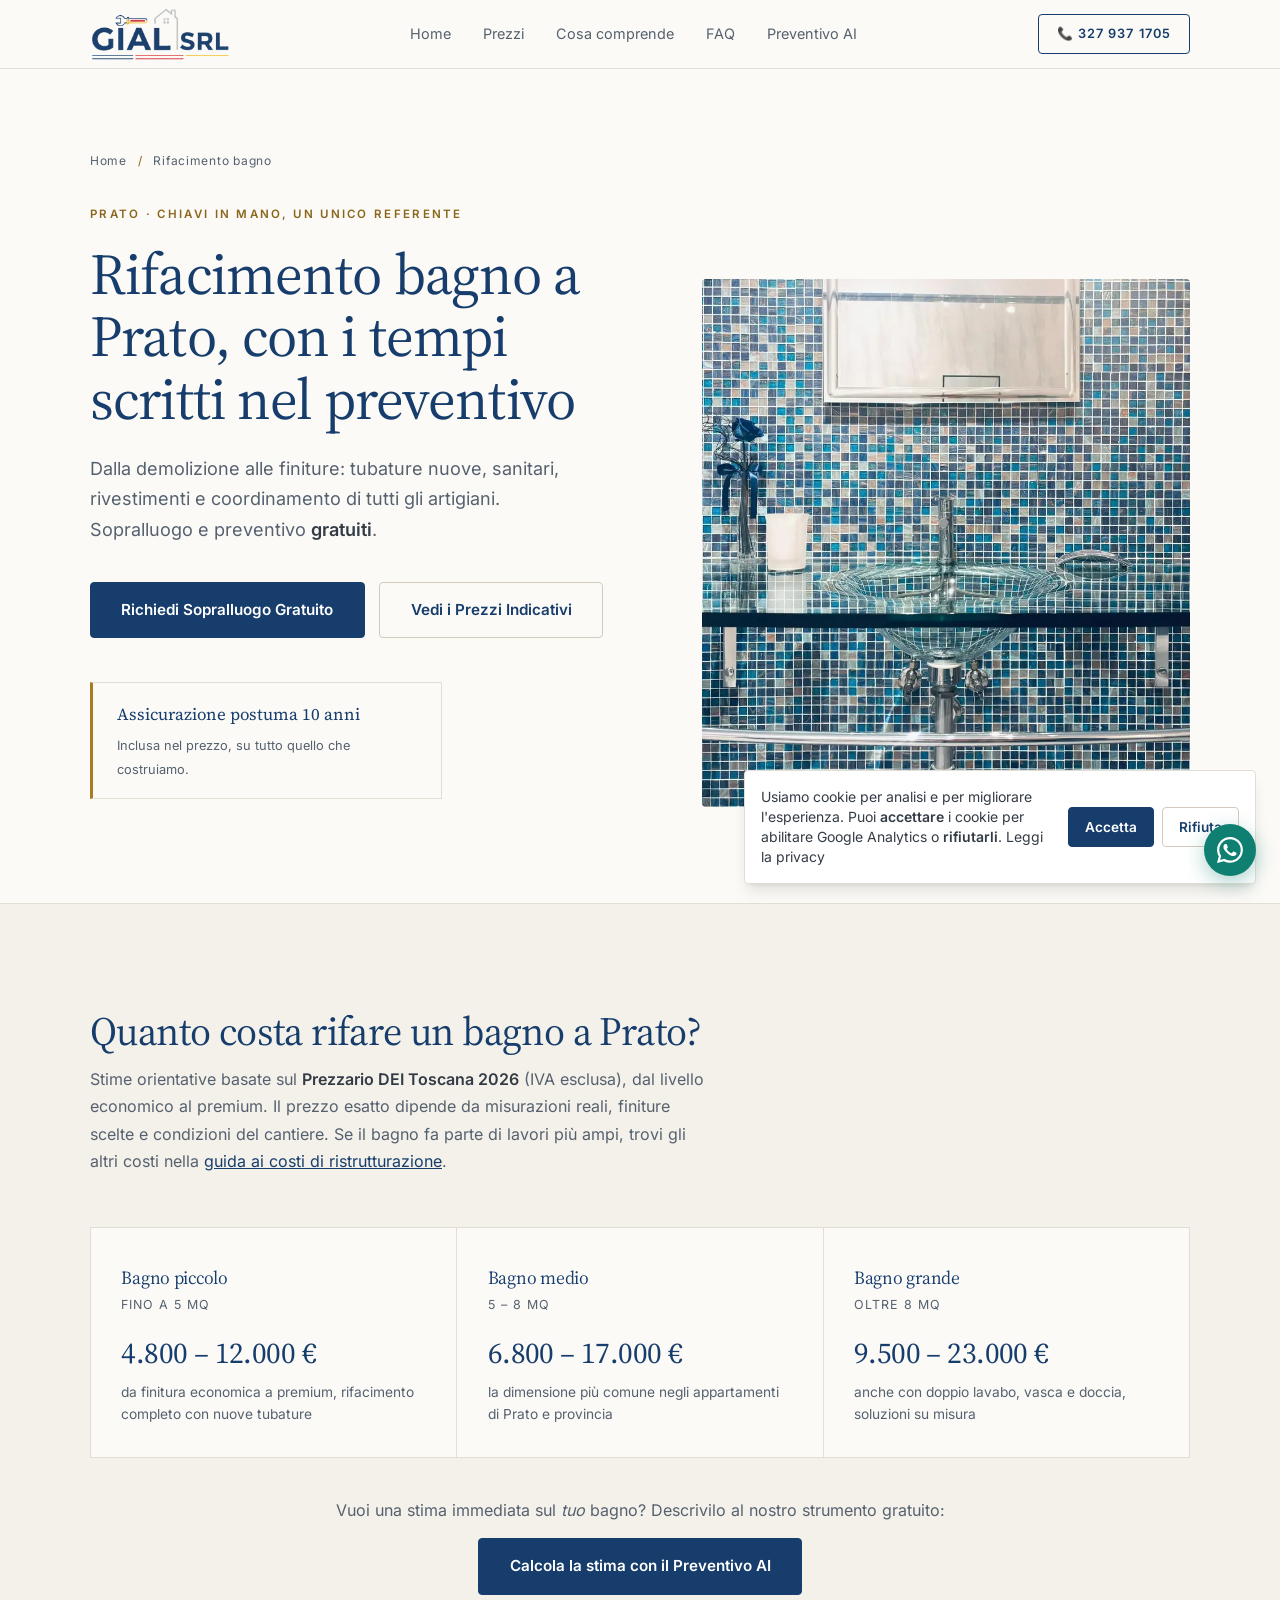
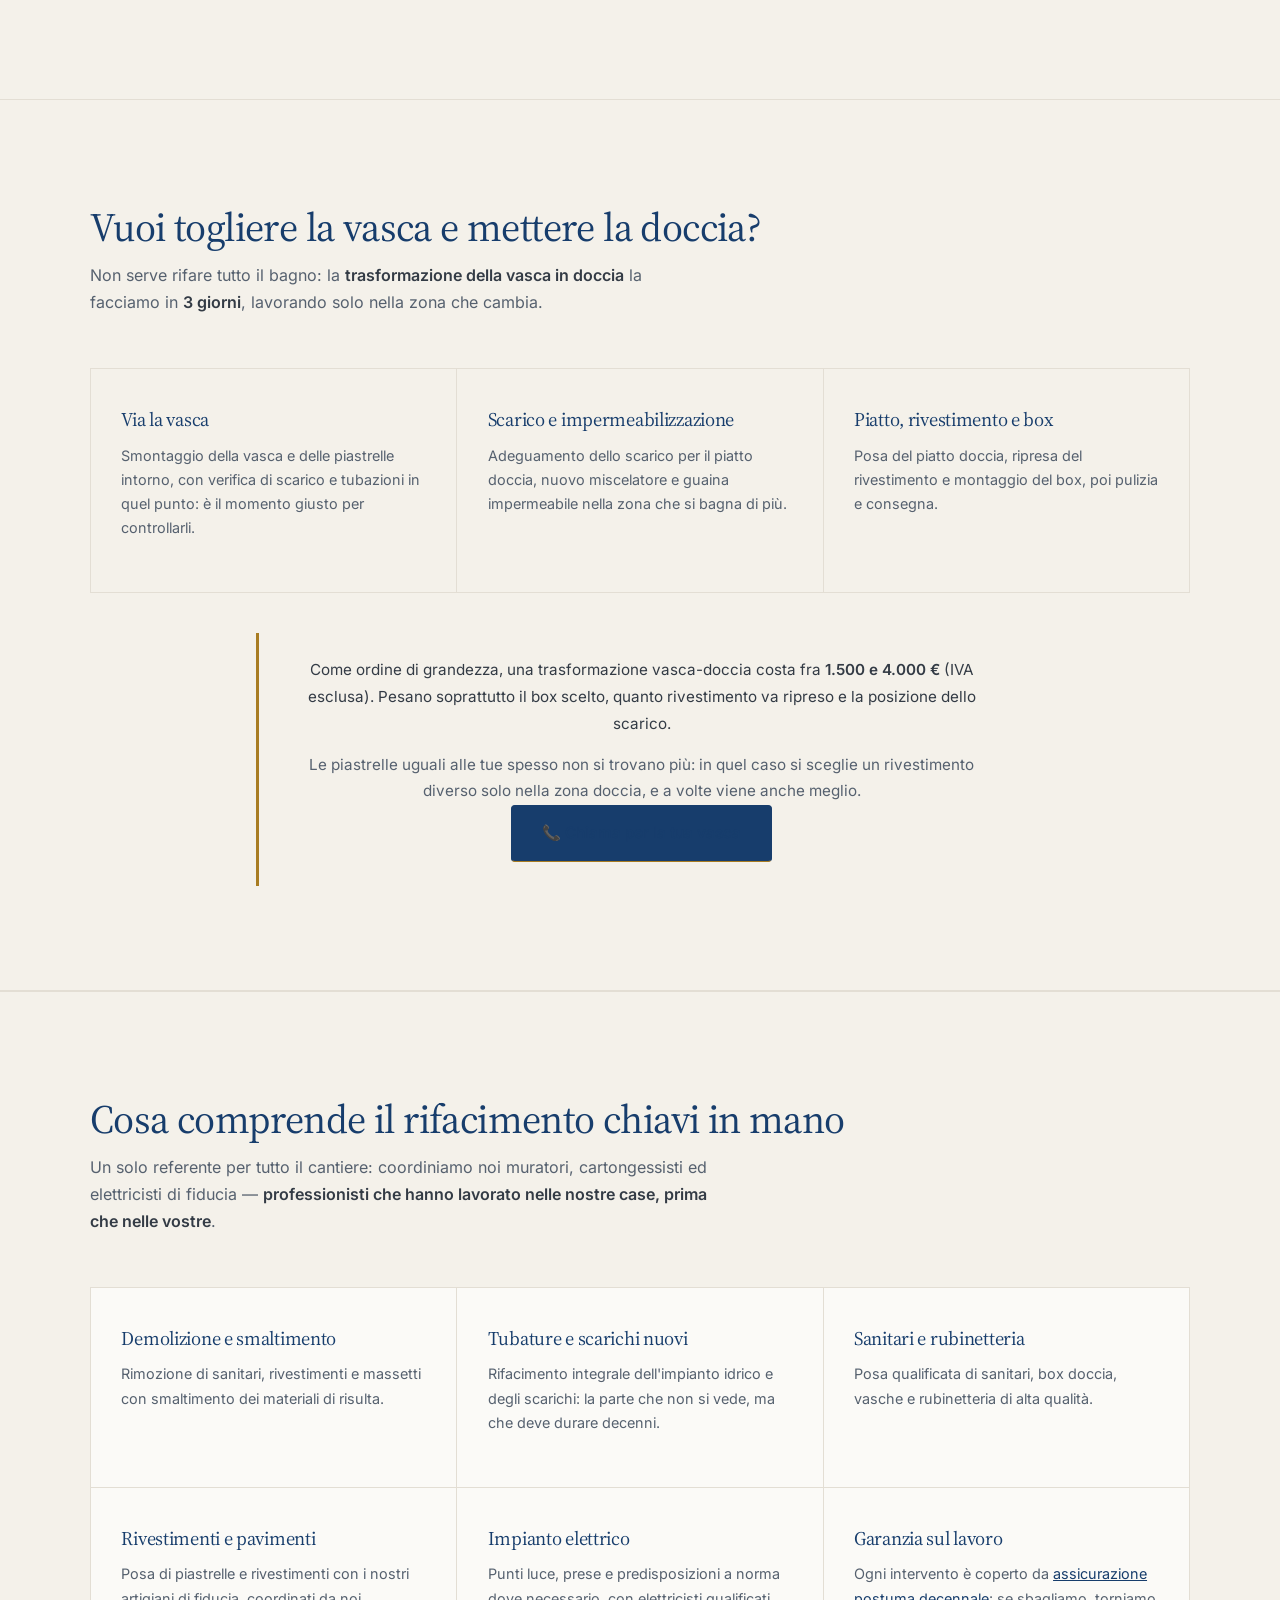
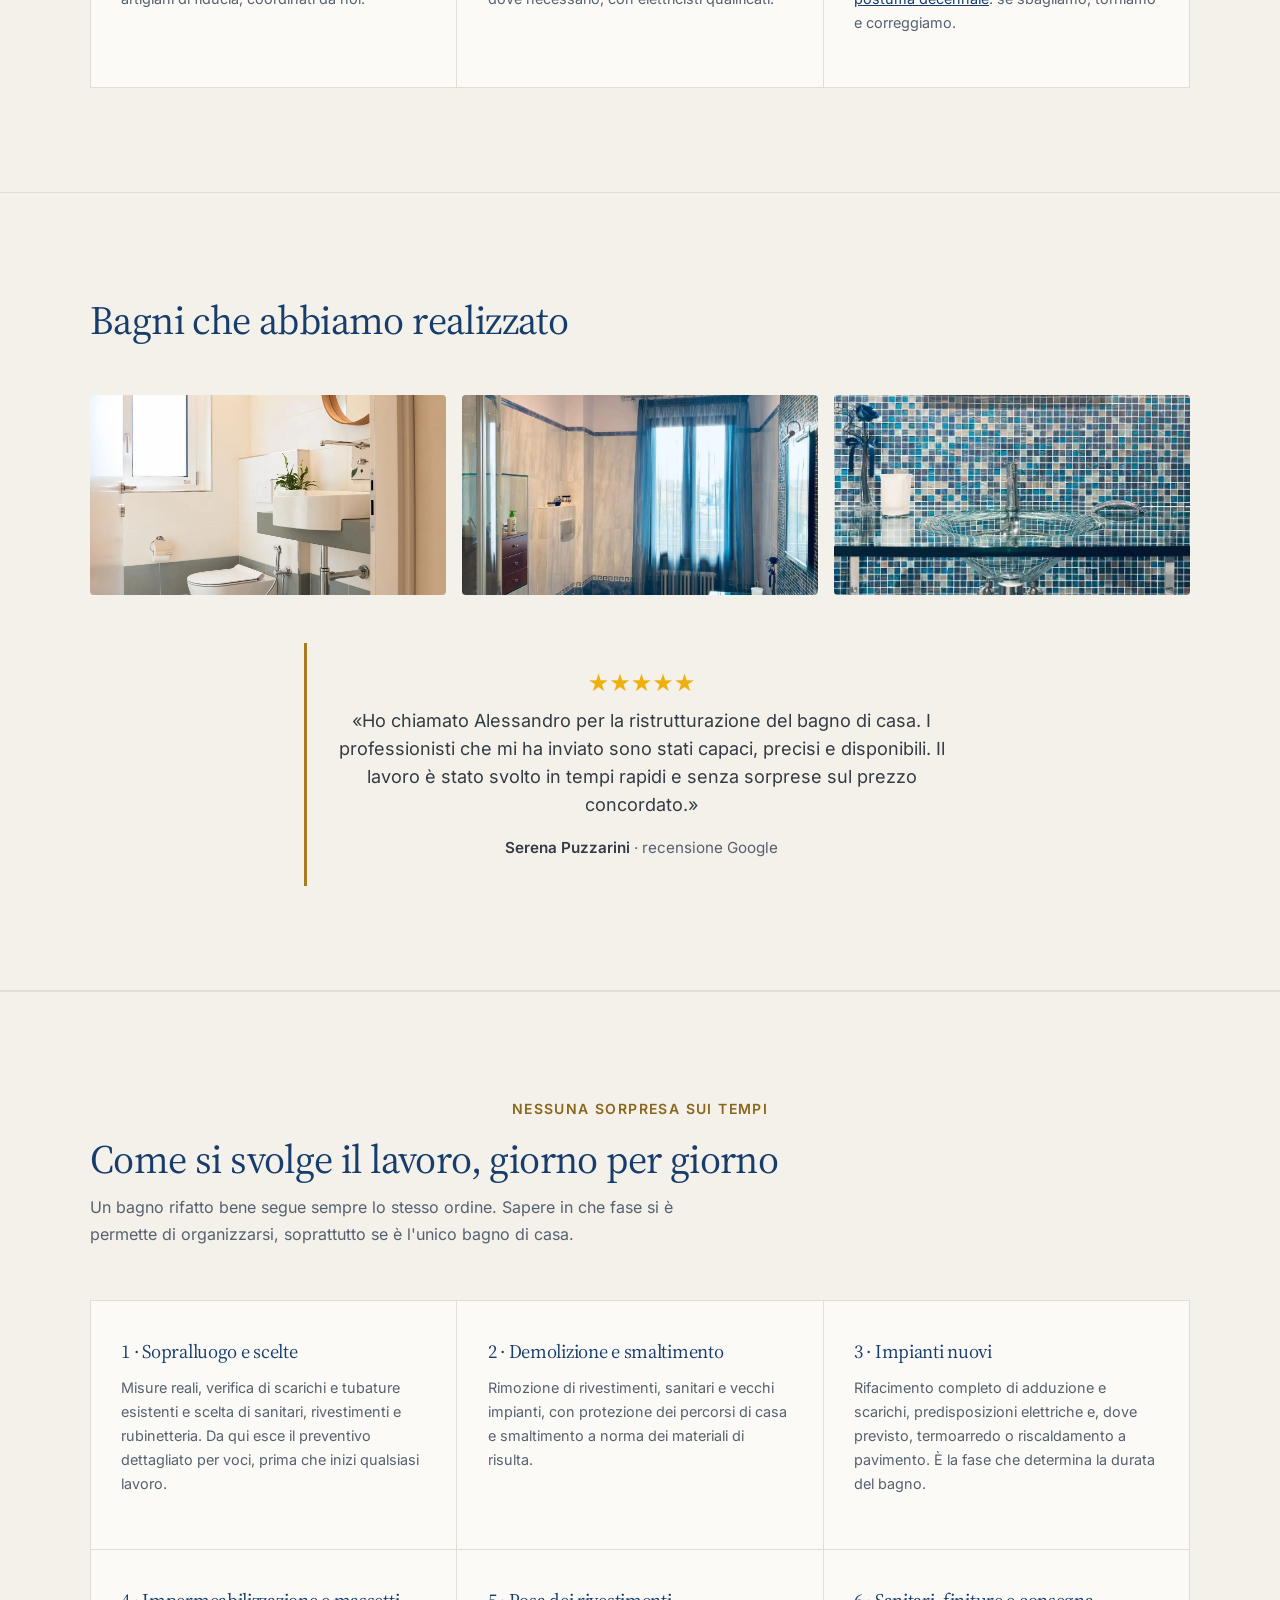
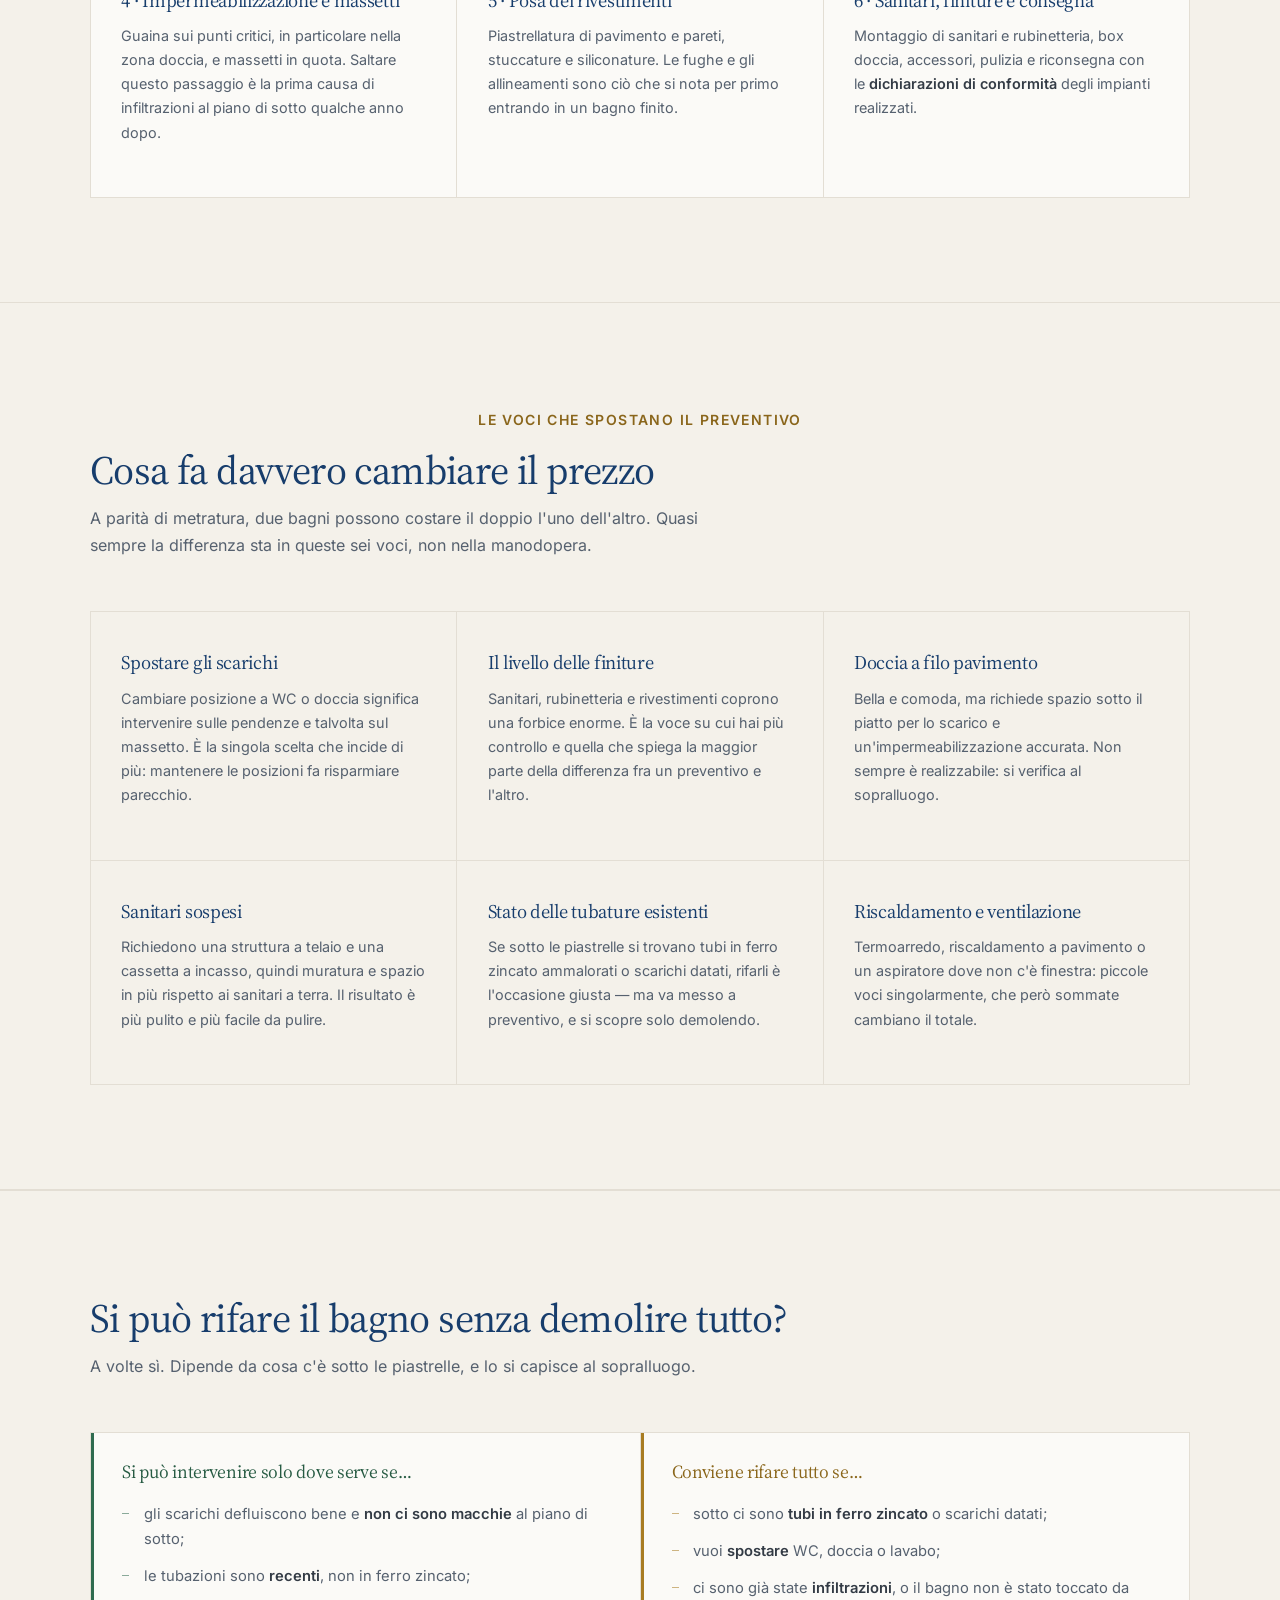
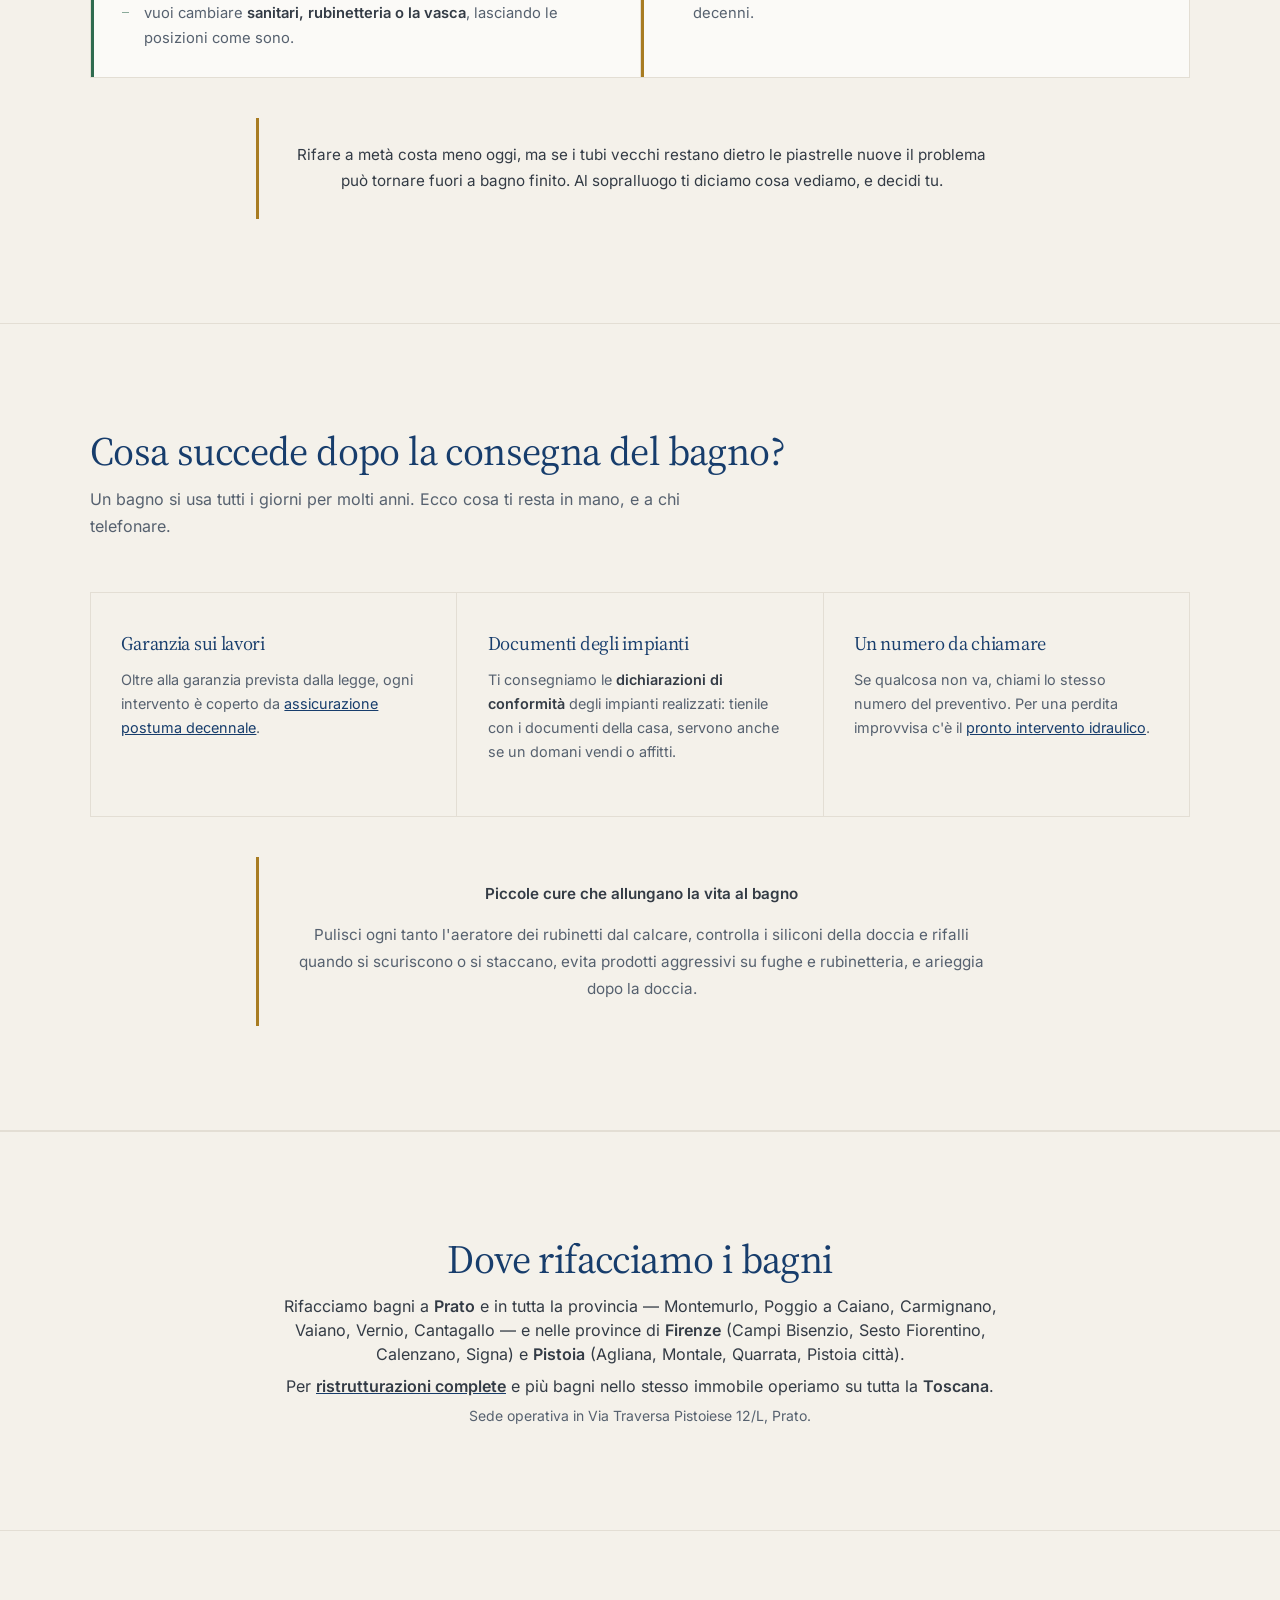
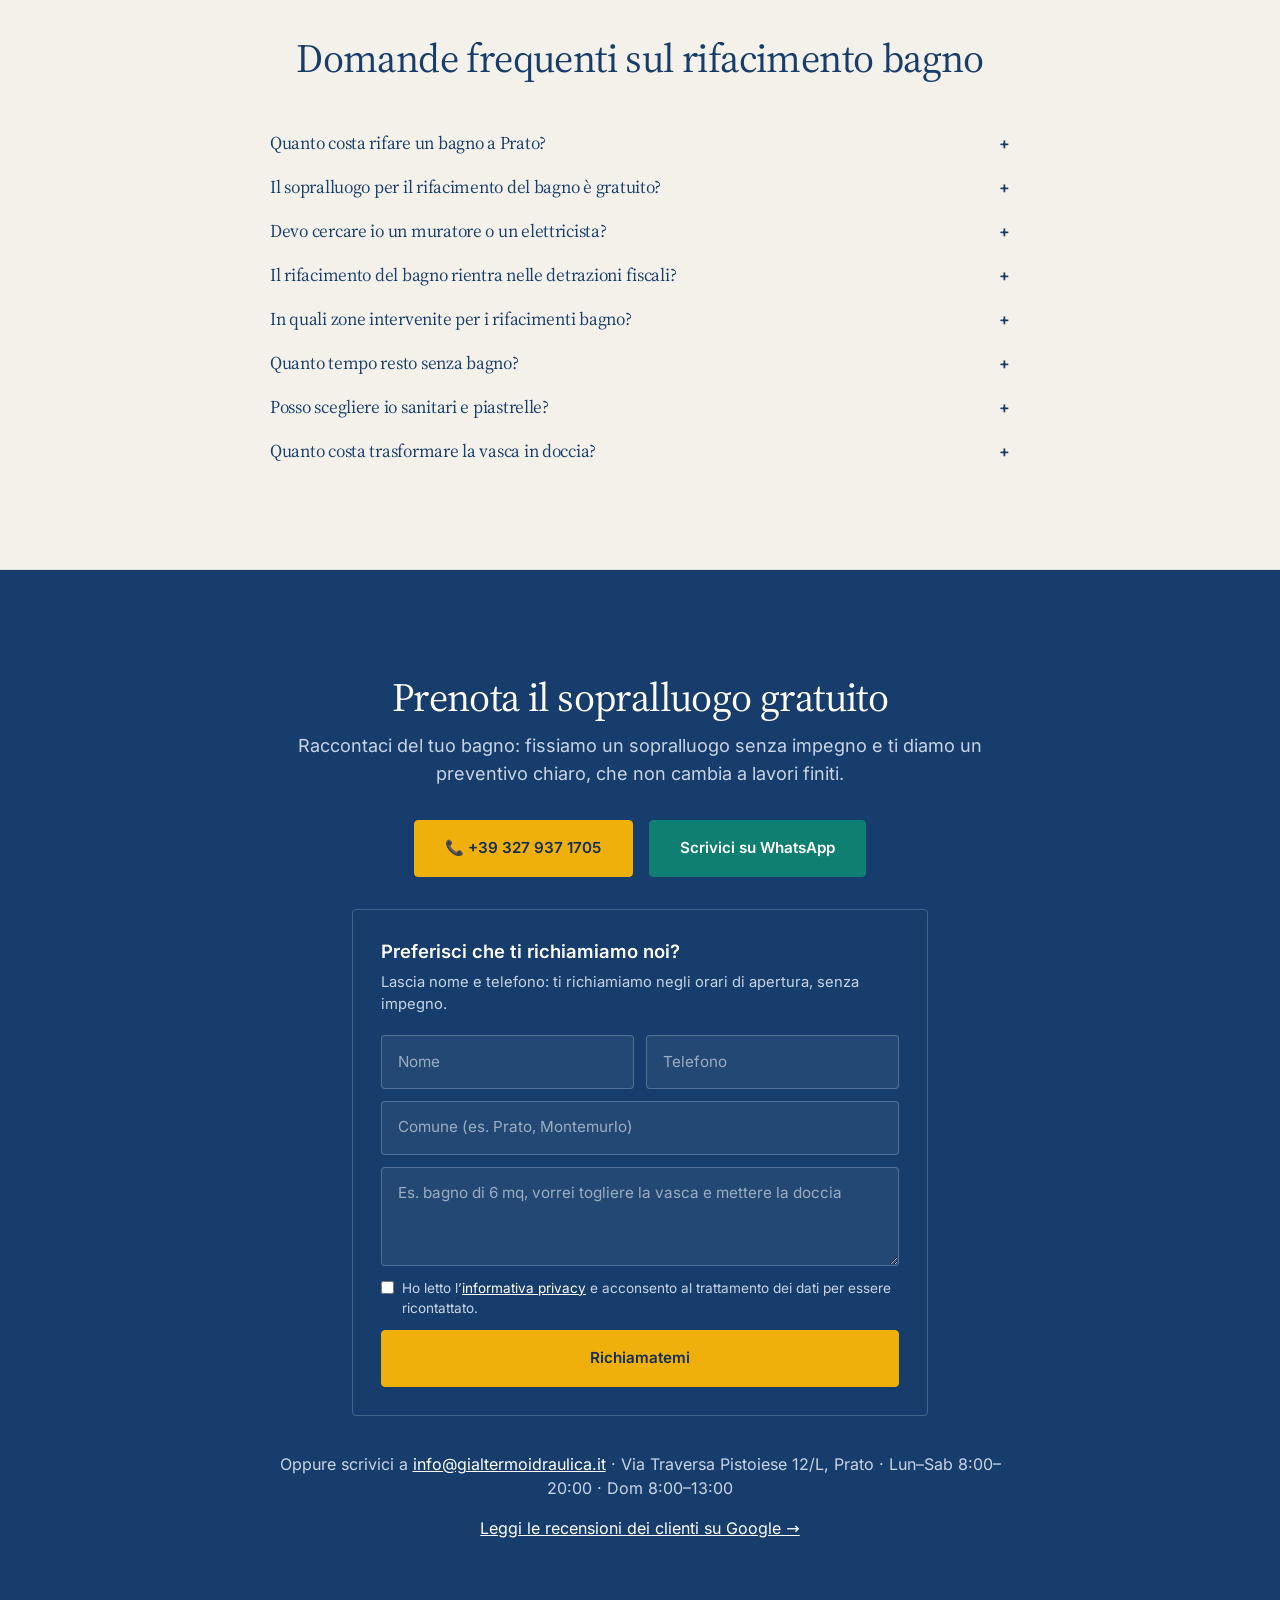
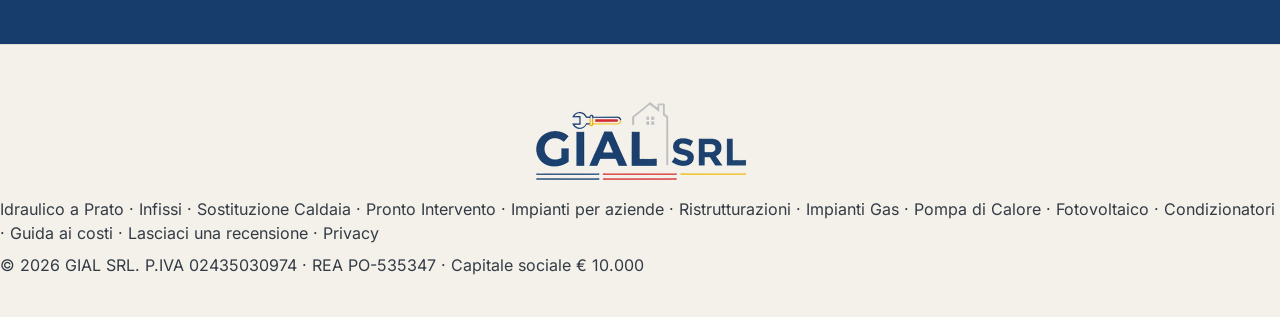
<file: rifacimento-bagno-prato/index.html>
<!DOCTYPE html>
<html lang="it" class="scroll-smooth">
<head>
    <meta charset="UTF-8">
    <meta name="viewport" content="width=device-width, initial-scale=1.0, maximum-scale=5, user-scalable=yes">
    <meta name="theme-color" content="#173D6C">
    <meta name="geo.region" content="IT-PO">
    <meta name="geo.placename" content="Prato">

    <title>Rifacimento Bagno a Prato — Prezzi e Tempi | GIAL SRL</title>
    <meta name="description" content="Rifacimento bagno completo a Prato: demolizione, nuove tubature, sanitari e rivestimenti. Prezzi indicativi DEI e sopralluogo gratuito." />
    <meta name="robots" content="index, follow, max-snippet:-1, max-image-preview:large" />
    <link rel="canonical" href="https://gialtermoidraulica.it/rifacimento-bagno-prato/" />

    <meta property="og:title" content="Rifacimento Bagno a Prato — Prezzi e Tempi | GIAL SRL" />
    <meta property="og:description" content="Bagno nuovo con un unico referente: demolizione, tubature, sanitari, rivestimenti. Prezzi indicativi basati su Prezzario DEI Toscana 2026, sopralluogo gratuito." />
    <meta property="og:type" content="website" />
    <meta property="og:url" content="https://gialtermoidraulica.it/rifacimento-bagno-prato/" />
    <meta property="og:image" content="https://gialtermoidraulica.it/img/og-image.png" />
    <meta property="og:image:width" content="1200" />
    <meta property="og:image:height" content="630" />
    <meta property="og:image:alt" content="GIAL SRL — termoidraulica e impianti a Prato" />
    <meta name="twitter:card" content="summary_large_image" />
    <meta name="twitter:title" content="Rifacimento Bagno a Prato — Prezzi e Tempi | GIAL SRL" />
    <meta name="twitter:description" content="Rifacimento bagno completo a Prato: demolizione, nuove tubature, sanitari e rivestimenti. Prezzi indicativi DEI e sopralluogo gratuito." />
    <meta name="twitter:image" content="https://gialtermoidraulica.it/img/og-image.png" />
    <meta property="og:site_name" content="GIAL SRL" />
    <meta property="og:locale" content="it_IT" />

    <link rel="icon" href="/favicon.ico" sizes="any">
    <link rel="icon" type="image/png" sizes="32x32" href="/favicon-32.png">
    <link rel="icon" type="image/png" sizes="16x16" href="/favicon-16.png">
    <link rel="apple-touch-icon" sizes="180x180" href="/apple-touch-icon.png">
    <link rel="manifest" href="/site.webmanifest">

    <link rel="preload" href="/fonts/source-serif-4-latin.woff2" as="font" type="font/woff2" crossorigin>
    <link rel="preload" href="/fonts/inter-latin.woff2" as="font" type="font/woff2" crossorigin>
    <link rel="stylesheet" href="/css/style.css">
    <link rel="stylesheet" href="/css/gial-studio.css">

    <style>
        /* Utility non presenti nel CSS precompilato (come nel blocco patch della home) */
        .flex-wrap { flex-wrap: wrap; }
        .items-start { align-items: flex-start; }
        .whitespace-nowrap { white-space: nowrap; }
        .border-2 { border-width: 2px; }
        .max-w-2xl { max-width: 42rem; }
        .tracking-widest { letter-spacing: 0.1em; }
        .mt-3 { margin-top: 0.75rem; }
        .text-2xl { font-size: 1.5rem; line-height: 2rem; }
        .hover\:bg-blue-50:hover { background-color: #eff6ff; }
        @media (min-width: 640px) {
          .sm\:flex-row { flex-direction: row; }
        }
        @media (min-width: 768px) {
          .md\:text-left { text-align: left; }
          .md\:justify-start { justify-content: flex-start; }
        }
        /* Colore d'accento brand (oro/ottone, ripreso dal logo GIAL) */
        .text-accent { color: #b07d10; }
        @media (prefers-reduced-motion: reduce) {
            html { scroll-behavior: auto !important; }
        }
    
        /* Barra fissa chiama/WhatsApp su mobile */
        .call-bar { position: fixed; left: 0; right: 0; bottom: 0; z-index: 50; }
        @media (min-width: 768px) { .call-bar { display: none; } }
        @media (max-width: 767px) {
            body { padding-bottom: 3.5rem; }
            #cookie-banner { bottom: 4.5rem; }
        }
    </style>

    <script type="application/ld+json">
    {
        "@context": "https://schema.org",
        "@type": "Service",
        "name": "Rifacimento Bagno a Prato — GIAL SRL",
        "serviceType": "Rifacimento bagno chiavi in mano",
        "provider": {
            "@type": "Plumber",
            "@id": "https://gialtermoidraulica.it/",
            "name": "GIAL SRL",
            "telephone": "+393279371705",
            "address": {
                "@type": "PostalAddress",
                "streetAddress": "Via Traversa Pistoiese 12/L",
                "addressLocality": "Prato",
                "addressRegion": "PO",
                "postalCode": "59100",
                "addressCountry": "IT"
            }
        },
        "areaServed": ["Prato","Firenze","Pistoia","Toscana"],
        "url": "https://gialtermoidraulica.it/rifacimento-bagno-prato/",
        "description": "Rifacimento completo del bagno chiavi in mano a Prato: demolizione, rifacimento tubature e scarichi, posa sanitari e rubinetteria, rivestimenti e coordinamento di muratori ed elettricisti. Sopralluogo gratuito, assicurazione postuma decennale."
    }
    </script>
    <script type="application/ld+json">
    {
        "@context": "https://schema.org",
        "@type": "BreadcrumbList",
        "itemListElement": [
            {"@type":"ListItem","position":1,"name":"Home","item":"https://gialtermoidraulica.it/"},
            {"@type":"ListItem","position":2,"name":"Rifacimento Bagno a Prato","item":"https://gialtermoidraulica.it/rifacimento-bagno-prato/"}
        ]
    }
    </script>
    <script type="application/ld+json">
    {
        "@context": "https://schema.org",
        "@type": "FAQPage",
        "inLanguage": "it-IT",
        "mainEntity": [
            {
                "@type": "Question",
                "name": "Quanto costa rifare un bagno a Prato?",
                "acceptedAnswer": {
                    "@type": "Answer",
                    "text": "Come stima orientativa basata sul Prezzario DEI Toscana 2026 (IVA esclusa): un bagno piccolo (fino a 5 mq) va indicativamente da 4.800 a 12.000 euro, un bagno medio (5-8 mq) da 6.800 a 17.000 euro, un bagno grande (oltre 8 mq) da 9.500 a 23.000 euro, a seconda del livello di finitura. Il prezzo esatto dipende da misurazioni reali e finiture scelte: il sopralluogo è gratuito."
                }
            },
            {
                "@type": "Question",
                "name": "Il sopralluogo per il rifacimento del bagno è gratuito?",
                "acceptedAnswer": {
                    "@type": "Answer",
                    "text": "Sì. Per il rifacimento del bagno il sopralluogo tecnico è gratuito e serve a prendere le misure reali, a verificare lo stato delle tubature esistenti e a capire se gli scarichi vanno rifatti: sono le tre cose che spostano davvero il preventivo."
                }
            },
            {
                "@type": "Question",
                "name": "Devo cercare io un muratore o un elettricista?",
                "acceptedAnswer": {
                    "@type": "Answer",
                    "text": "No. Offriamo un servizio chiavi in mano: collaboriamo con muratori, cartongessisti ed elettricisti di nostra fiducia e gestiamo noi tutto il coordinamento del cantiere. Avrai un solo referente per ogni esigenza."
                }
            },
            {
                "@type": "Question",
                "name": "Il rifacimento del bagno rientra nelle detrazioni fiscali?",
                "acceptedAnswer": {
                    "@type": "Answer",
                    "text": "In molti casi sì: il rifacimento del bagno con opere idrauliche e murarie può accedere alle agevolazioni fiscali vigenti per le ristrutturazioni. Aliquote e requisiti cambiano ogni anno, e su un bagno pesa la distinzione fra manutenzione ordinaria e straordinaria: al sopralluogo gratuito ti diciamo in quale delle due ricade il tuo intervento."
                }
            },
            {
                "@type": "Question",
                "name": "In quali zone intervenite per i rifacimenti bagno?",
                "acceptedAnswer": {
                    "@type": "Answer",
                    "text": "Operiamo a Prato e provincia, Firenze e Pistoia. Per i rifacimenti completi del bagno e le ristrutturazioni interveniamo anche nelle province limitrofe."
                }
            },
            {
                "@type": "Question",
                "name": "Quanto tempo resto senza bagno?",
                "acceptedAnswer": {
                    "@type": "Answer",
                    "text": "Nei giorni centrali del cantiere il bagno non è utilizzabile: sono in genere alcuni giorni, che confermiamo al sopralluogo in base al lavoro. Se è l'unico bagno di casa lo diciamo chiaramente in fase di preventivo e organizziamo le fasi per ridurre al minimo il disagio, concentrando demolizione e impianti."
                }
            },
            {
                "@type": "Question",
                "name": "Posso scegliere io sanitari e piastrelle?",
                "acceptedAnswer": {
                    "@type": "Answer",
                    "text": "Sì, ed è la scelta che più influisce sul preventivo. Puoi acquistarli tu o farli acquistare a noi: in entrambi i casi ti diciamo per tempo misure, quantità e caratteristiche necessarie, così da evitare che arrivi in cantiere materiale non idoneo o insufficiente."
                }
            },
            {
                "@type": "Question",
                "name": "Quanto costa trasformare la vasca in doccia?",
                "acceptedAnswer": {
                    "@type": "Answer",
                    "text": "Come ordine di grandezza fra 1.500 e 4.000 euro IVA esclusa, a seconda del box doccia, di quanto rivestimento va ripreso e della posizione dello scarico. Il lavoro richiede 3 giorni e tocca solo la zona della vasca."
                }
            }
        ]
    }
    </script>

    <!-- Cookie consent: carica gtag solo dopo consenso (stessa logica della home) -->
    <script>
        (function(){
                // Consent Mode v2: Analytics parte sempre, ma senza cookie finché il visitatore non accetta
                window.dataLayer = window.dataLayer || [];
                function gtag(){dataLayer.push(arguments);} window.gtag = gtag;
                var _gc = (document.cookie.match(/(?:^|; )gial_cookie_consent=([^;]*)/) || [])[1];
                gtag('consent', 'default', {'analytics_storage': _gc === 'granted' ? 'granted' : 'denied', 'ad_storage': 'denied', 'ad_user_data': 'denied', 'ad_personalization': 'denied'});
                gtag('js', new Date()); gtag('config', 'G-4QWQKJ6TL6');
                var _gs = document.createElement('script'); _gs.async = true; _gs.src = 'https://www.googletagmanager.com/gtag/js?id=G-4QWQKJ6TL6'; document.head.appendChild(_gs);
                if (_gc === 'granted') window.gtagLoaded = true;
            
            function setCookie(name,value,days){
                var d=new Date();
                d.setTime(d.getTime()+days*24*60*60*1000);
                var expires = "expires="+d.toUTCString();
                var s=name+"="+value+";"+expires+";path=/;SameSite=Lax";
                if(location.protocol==='https:') s += ";Secure";
                document.cookie = s;
            }
            function getCookie(name){var m=document.cookie.split('; ').find(row=>row.startsWith(name+'=')); return m?m.split('=')[1]:null;}
            function loadGtag(){ if(window.gtagLoaded) return; window.gtagLoaded = true; window.gtag('consent', 'update', {'analytics_storage': 'granted'}); }
            window.GIALCookieConsent = {
                accept: function(){ setCookie('gial_cookie_consent','granted',365); loadGtag(); var b=document.getElementById('cookie-banner'); if(b) b.classList.add('hidden');},
                decline: function(){ setCookie('gial_cookie_consent','denied',365); var b=document.getElementById('cookie-banner'); if(b) b.classList.add('hidden');}
            };
            function updateCookieBanner() {
                var consent = getCookie('gial_cookie_consent');
                var b = document.getElementById('cookie-banner');
                if (consent) {
                    if (b) b.classList.add('hidden');
                    if (consent === 'granted') loadGtag();
                } else {
                    if (b) b.classList.remove('hidden');
                }
            }
            document.addEventListener('DOMContentLoaded', updateCookieBanner);
        })();
    </script>
</head>
<body class="bg-gray-50 text-gray-800">
    <a href="#main-content" class="skip-link">Salta al contenuto</a>

    <!-- Banner consenso cookie -->
    <div id="cookie-banner" class="fixed bottom-4 left-4 right-4 md:left-auto md:right-6 md:max-w-lg bg-white border border-gray-200 shadow-lg rounded-lg p-4 flex items-center gap-4 z-50 hidden">
        <div class="flex-1 text-sm text-gray-700">Usiamo cookie per analisi e per migliorare l'esperienza. Puoi <strong>accettare</strong> i cookie per abilitare Google Analytics o <strong>rifiutarli</strong>. <a href="/#privacy" class="">Leggi la privacy</a></div>
        <div class="flex gap-2">
            <button onclick="GIALCookieConsent.accept()" class="g-btn g-btn-primary" style="padding:.55rem 1rem;font-size:.85rem">Accetta</button>
            <button onclick="GIALCookieConsent.decline()" class="g-btn g-btn-outline" style="padding:.55rem 1rem;font-size:.85rem">Rifiuta</button>
        </div>
    </div>

    <nav class="g-nav fixed w-full z-50" aria-label="Menu principale">
        <div class="g-wrap pt-2 flex flex-col">
            <div class="w-full flex justify-between items-center pb-2">
            <a href="/" class="inline-block align-middle" aria-label="Homepage GIAL SRL">
                <img src="/img/gial-logo-rettangolo-nosfondo.webp" width="527" height="197" alt="Logo GIAL Termoidraulica Prato" style="height:52px; width:auto;" fetchpriority="high">
            </a>
            <div class="hidden md:flex space-x-8 items-center">
                <a href="/" class="g-nav-link">Home</a>
                <a href="#prezzi" class="g-nav-link">Prezzi</a>
                <a href="#cosa-comprende" class="g-nav-link">Cosa comprende</a>
                <a href="#faq-bagno" class="g-nav-link">FAQ</a>
                <a href="/#preventivo" class="g-nav-link">Preventivo AI</a>
            </div>
            <div class="flex items-center gap-2">
                <button id="mobileMenuBtn" class="md:hidden p-2 text-gray-600 hover:bg-gray-100 transition focus:outline-none" style="border-radius:4px" aria-label="Apri menu di navigazione" aria-expanded="false" aria-controls="mobileMenu">
                    <svg id="hamburgerIcon" xmlns="http://www.w3.org/2000/svg" class="h-6 w-6" fill="none" viewBox="0 0 24 24" stroke="currentColor" stroke-width="2">
                        <path stroke-linecap="round" stroke-linejoin="round" d="M4 6h16M4 12h16M4 18h16" />
                    </svg>
                    <svg id="closeMenuIcon" xmlns="http://www.w3.org/2000/svg" class="h-6 w-6 hidden" fill="none" viewBox="0 0 24 24" stroke="currentColor" stroke-width="2">
                        <path stroke-linecap="round" stroke-linejoin="round" d="M6 18L18 6M6 6l12 12" />
                    </svg>
                </button>
            <a href="tel:+393279371705" onclick="if(window.gtag){ gtag('event','click_call',{'posizione':'nav_bagno'}); }" class="g-nav-phone" aria-label="Chiama ora GIAL SRL"><span class="g-nav-txt">Chiama ora</span><span class="g-nav-num">📞 327 937 1705</span></a>
            </div>
        </div>
            <div id="mobileMenu" class="hidden md:hidden border-t border-gray-200 py-2" role="navigation" aria-label="Menu mobile">
                <div class="flex flex-col">
                    <a href="/" class="px-4 py-3 text-gray-700 hover:bg-gray-50 font-medium transition">Home</a>
                    <a href="#prezzi" class="px-4 py-3 text-gray-700 hover:bg-gray-50 font-medium transition">Prezzi</a>
                    <a href="#cosa-comprende" class="px-4 py-3 text-gray-700 hover:bg-gray-50 font-medium transition">Cosa comprende</a>
                    <a href="#faq-bagno" class="px-4 py-3 text-gray-700 hover:bg-gray-50 font-medium transition">FAQ</a>
                    <a href="/#preventivo" class="px-4 py-3 text-gray-700 hover:bg-gray-50 font-medium transition">Preventivo AI</a>
                    <p class="gial-mob-label">Tutti i servizi</p>
                    <a href="/impianti-termoidraulici-aziende-prato/" class="px-4 py-3 text-gray-700 hover:bg-gray-50 font-medium transition">Impianti per aziende e cantieri</a>
                    <a href="/ristrutturazioni-chiavi-in-mano-prato/" class="px-4 py-3 text-gray-700 hover:bg-gray-50 font-medium transition">Ristrutturazioni chiavi in mano</a>
                    <a href="/pompa-di-calore-prato/" class="px-4 py-3 text-gray-700 hover:bg-gray-50 font-medium transition">Pompe di calore</a>
                    <a href="/impianto-fotovoltaico-prato/" class="px-4 py-3 text-gray-700 hover:bg-gray-50 font-medium transition">Impianto fotovoltaico</a>
                    <a href="/installazione-condizionatori-prato/" class="px-4 py-3 text-gray-700 hover:bg-gray-50 font-medium transition">Installazione condizionatori</a>
                    <a href="/sostituzione-caldaia-prato/" class="px-4 py-3 text-gray-700 hover:bg-gray-50 font-medium transition">Sostituzione caldaia</a>
                    <a href="/impianti-gas-prato/" class="px-4 py-3 text-gray-700 hover:bg-gray-50 font-medium transition">Impianti gas a norma</a>
                    <a href="/infissi-serramenti-prato/" class="px-4 py-3 text-gray-700 hover:bg-gray-50 font-medium transition">Infissi e serramenti</a>
                    <a href="/pronto-intervento-idraulico-prato/" class="px-4 py-3 text-gray-700 hover:bg-gray-50 font-medium transition">Pronto intervento idraulico</a>
                    <a href="/guide/quanto-costa-ristrutturare-casa-prato/" class="px-4 py-3 text-gray-700 hover:bg-gray-50 font-medium transition">Guida ai costi</a>
                    <p class="gial-mob-label">Azienda</p>
                    <a href="/#chi-siamo" class="px-4 py-3 text-gray-700 hover:bg-gray-50 font-medium transition">Chi siamo</a>
                    <a href="/#contatti" class="px-4 py-3 text-gray-700 hover:bg-gray-50 font-medium transition">Contatti</a>
                </div>
            </div>
        </div>
    </nav>
    <script>
    // Menu mobile: stesso comportamento della home
    (function() {
        var btn = document.getElementById('mobileMenuBtn');
        var menu = document.getElementById('mobileMenu');
        var hamburger = document.getElementById('hamburgerIcon');
        var closeIcon = document.getElementById('closeMenuIcon');
        if (!btn || !menu) return;
        btn.addEventListener('click', function() {
            var isOpen = !menu.classList.contains('hidden');
            menu.classList.toggle('hidden');
            hamburger.classList.toggle('hidden');
            closeIcon.classList.toggle('hidden');
            btn.setAttribute('aria-expanded', String(!isOpen));
        });
        menu.querySelectorAll('a').forEach(function(link) {
            link.addEventListener('click', function() {
                menu.classList.add('hidden');
                hamburger.classList.remove('hidden');
                closeIcon.classList.add('hidden');
                btn.setAttribute('aria-expanded', 'false');
            });
        });
    })();
    </script>


    <header class="g-hero">
        <div class="g-wrap">
            <nav class="g-crumbs" aria-label="Percorso di navigazione"><a href="/">Home</a> <span>/</span> Rifacimento bagno</nav>
        </div>
        <div class="g-wrap g-hero-grid">
            <div>
                <p class="g-eyebrow">Prato &middot; chiavi in mano, un unico referente</p>
                <h1 class="g-h1">Rifacimento bagno a Prato, con i tempi scritti nel preventivo</h1>
                <p class="g-lead">Dalla demolizione alle finiture: tubature nuove, sanitari, rivestimenti e coordinamento di tutti gli artigiani. Sopralluogo e preventivo <strong>gratuiti</strong>.</p>
                <div class="g-hero-actions">
                    <a href="#contatti-bagno" class="g-btn g-btn-primary">Richiedi Sopralluogo Gratuito</a>
                    <a href="#prezzi" class="g-btn g-btn-outline">Vedi i Prezzi Indicativi</a>
                </div>
                <a href="/#assicurazione-postuma" class="g-seal" style="position:static;max-width:22rem;margin-top:2.25rem" aria-label="Assicurazione postuma 10 anni">
                    <strong>Assicurazione postuma 10 anni</strong>
                    <span>Inclusa nel prezzo, su tutto quello che costruiamo.</span>
                </a>
            </div>
            <div class="g-hero-shot" style="height:28rem">
                <img src="/img/lavori/villa-prato-bagno-2.webp" width="862" height="1007" alt="Rifacimento bagno completo in villa a Prato — GIAL SRL" class="object-cover w-full h-full" fetchpriority="high">
            </div>
        </div>
    </header>

    <main id="main-content">

    <section id="prezzi" class="g-section g-section--line" aria-labelledby="prezzi-heading">
        <div class="g-wrap">
            <h2 class="g-h2" id="prezzi-heading">Quanto costa rifare un bagno a Prato?</h2>
            <p class="g-h2-sub g-head-end">Stime orientative basate sul <strong>Prezzario DEI Toscana 2026</strong> (IVA esclusa), dal livello economico al premium. Il prezzo esatto dipende da misurazioni reali, finiture scelte e condizioni del cantiere. Se il bagno fa parte di lavori più ampi, trovi gli altri costi nella <a href="/guide/quanto-costa-ristrutturare-casa-prato/" class="text-blue-600 underline">guida ai costi di ristrutturazione</a>.</p>
            <div class="g-grid-hair g-grid-hair--3" style="margin-bottom:2.5rem">
                <div class="g-card g-price">
                    <h3 class="">Bagno piccolo</h3>
                    <p class="g-price-note">fino a 5 mq</p>
                    <p class="g-price-val">4.800 – 12.000 €</p>
                    <p class="text-gray-600 text-sm">da finitura economica a premium, rifacimento completo con nuove tubature</p>
                </div>
                <div class="g-card g-price">
                    <h3 class="">Bagno medio</h3>
                    <p class="g-price-note">5 – 8 mq</p>
                    <p class="g-price-val">6.800 – 17.000 €</p>
                    <p class="text-gray-600 text-sm">la dimensione più comune negli appartamenti di Prato e provincia</p>
                </div>
                <div class="g-card g-price">
                    <h3 class="">Bagno grande</h3>
                    <p class="g-price-note">oltre 8 mq</p>
                    <p class="g-price-val">9.500 – 23.000 €</p>
                    <p class="text-gray-600 text-sm">anche con doppio lavabo, vasca e doccia, soluzioni su misura</p>
                </div>
            </div>
            <div class="text-center">
                <p class="text-gray-600 mb-4">Vuoi una stima immediata sul <em>tuo</em> bagno? Descrivilo al nostro strumento gratuito:</p>
                <a href="/#preventivo" class="g-btn g-btn-primary">Calcola la stima con il Preventivo AI</a>
            </div>
        </div>
    </section>

    <section id="vasca-doccia" class="g-section g-section--alt" aria-labelledby="vasca-doccia-heading">
        <div class="g-wrap">
            <h2 class="g-h2" id="vasca-doccia-heading">Vuoi togliere la vasca e mettere la doccia?</h2>
            <p class="g-h2-sub g-head-end">Non serve rifare tutto il bagno: la <strong>trasformazione della vasca in doccia</strong> la facciamo in <strong>3 giorni</strong>, lavorando solo nella zona che cambia.</p>
            <div class="g-grid-hair g-grid-hair--3" style="margin-bottom:2.5rem">
                <div class="g-card">
                    <h3 class="">Via la vasca</h3>
                    <p class="text-gray-600 text-sm">Smontaggio della vasca e delle piastrelle intorno, con verifica di scarico e tubazioni in quel punto: è il momento giusto per controllarli.</p>
                </div>
                <div class="g-card">
                    <h3 class="">Scarico e impermeabilizzazione</h3>
                    <p class="text-gray-600 text-sm">Adeguamento dello scarico per il piatto doccia, nuovo miscelatore e guaina impermeabile nella zona che si bagna di più.</p>
                </div>
                <div class="g-card">
                    <h3 class="">Piatto, rivestimento e box</h3>
                    <p class="text-gray-600 text-sm">Posa del piatto doccia, ripresa del rivestimento e montaggio del box, poi pulizia e consegna.</p>
                </div>
            </div>
            <div class="g-note text-center" style="max-width:48rem;margin-left:auto;margin-right:auto">
                <p class="text-gray-700 mb-2">Come ordine di grandezza, una trasformazione vasca-doccia costa fra <strong>1.500 e 4.000 €</strong> (IVA esclusa). Pesano soprattutto il box scelto, quanto rivestimento va ripreso e la posizione dello scarico.</p>
                <p class="text-gray-500 text-sm mb-6">Le piastrelle uguali alle tue spesso non si trovano più: in quel caso si sceglie un rivestimento diverso solo nella zona doccia, e a volte viene anche meglio.</p>
                <a href="tel:+393279371705" onclick="if(window.gtag){ gtag('event','click_call',{'posizione':'vasca_doccia'}); }" class="g-btn g-btn-primary">&#128222; Chiama per la tua vasca</a>
            </div>
        </div>
    </section>

    <section id="cosa-comprende" class="g-section g-section--line" aria-labelledby="comprende-heading">
        <div class="g-wrap">
            <h2 class="g-h2" id="comprende-heading">Cosa comprende il rifacimento chiavi in mano</h2>
            <p class="g-h2-sub g-head-end">Un solo referente per tutto il cantiere: coordiniamo noi muratori, cartongessisti ed elettricisti di fiducia — <strong>professionisti che hanno lavorato nelle nostre case, prima che nelle vostre</strong>.</p>
            <div class="g-grid-hair g-grid-hair--3">
                <div class="g-card">
                    <h3 class="">Demolizione e smaltimento</h3>
                    <p class="text-gray-600 text-sm">Rimozione di sanitari, rivestimenti e massetti con smaltimento dei materiali di risulta.</p>
                </div>
                <div class="g-card">
                    <h3 class="">Tubature e scarichi nuovi</h3>
                    <p class="text-gray-600 text-sm">Rifacimento integrale dell'impianto idrico e degli scarichi: la parte che non si vede, ma che deve durare decenni.</p>
                </div>
                <div class="g-card">
                    <h3 class="">Sanitari e rubinetteria</h3>
                    <p class="text-gray-600 text-sm">Posa qualificata di sanitari, box doccia, vasche e rubinetteria di alta qualità.</p>
                </div>
                <div class="g-card">
                    <h3 class="">Rivestimenti e pavimenti</h3>
                    <p class="text-gray-600 text-sm">Posa di piastrelle e rivestimenti con i nostri artigiani di fiducia, coordinati da noi.</p>
                </div>
                <div class="g-card">
                    <h3 class="">Impianto elettrico</h3>
                    <p class="text-gray-600 text-sm">Punti luce, prese e predisposizioni a norma dove necessario, con elettricisti qualificati.</p>
                </div>
                <div class="g-card">
                    <h3 class="">Garanzia sul lavoro</h3>
                    <p class="text-gray-600 text-sm">Ogni intervento è coperto da <a href="/doc/polizza-gial.pdf" target="_blank" rel="noopener noreferrer" class="text-blue-600 underline">assicurazione postuma decennale</a>: se sbagliamo, torniamo e correggiamo.</p>
                </div>
            </div>
        </div>
    </section>

    <section class="g-section g-section--alt" aria-labelledby="lavori-heading">
        <div class="g-wrap">
            <h2 class="g-h2 g-head-end" id="lavori-heading">Bagni che abbiamo realizzato</h2>
            <div class="grid md:grid-cols-3 gap-4 mb-12">
                <div class="aspect-video bg-gray-100 rounded-lg overflow-hidden">
                    <img src="/img/lavori/studio-medico-bagno.webp" width="1400" height="2099" alt="Rifacimento bagno studio medico a Prato — GIAL SRL" class="object-cover w-full h-full" loading="lazy" />
                </div>
                <div class="aspect-video bg-gray-100 rounded-lg overflow-hidden">
                    <img src="/img/lavori/villa-prato-bagno-1.webp" width="1150" height="1533" alt="Rifacimento bagno villa a Prato — termoidraulica GIAL SRL" class="object-cover w-full h-full" loading="lazy" />
                </div>
                <div class="aspect-video bg-gray-100 rounded-lg overflow-hidden">
                    <img src="/img/lavori/villa-prato-bagno-2.webp" width="862" height="1007" alt="Bagno ristrutturato in villa a Prato — GIAL SRL" class="object-cover w-full h-full" loading="lazy" />
                </div>
            </div>
            <div class="g-note text-center" style="max-width:42rem;margin-left:auto;margin-right:auto">
                <span class="text-yellow-400 text-2xl mb-2 inline-block" aria-label="5 stelle su 5">★★★★★</span>
                <blockquote class="text-gray-700 mb-4 text-lg">«Ho chiamato Alessandro per la ristrutturazione del bagno di casa. I professionisti che mi ha inviato sono stati capaci, precisi e disponibili. Il lavoro è stato svolto in tempi rapidi e senza sorprese sul prezzo concordato.»</blockquote>
                <p class="text-sm text-gray-500"><strong class="text-gray-700">Serena Puzzarini</strong> · recensione Google</p>
            </div>
        </div>
    </section>

    <section id="fasi" class="g-section g-section--line" aria-labelledby="fasi-heading">
        <div class="g-wrap">
            <div class="text-center mb-4">
                <span class="text-sm font-semibold text-accent uppercase tracking-widest">Nessuna sorpresa sui tempi</span>
            </div>
            <h2 class="g-h2" id="fasi-heading">Come si svolge il lavoro, giorno per giorno</h2>
            <p class="g-h2-sub g-head-end">Un bagno rifatto bene segue sempre lo stesso ordine. Sapere in che fase si è permette di organizzarsi, soprattutto se è l'unico bagno di casa.</p>
            <div class="g-grid-hair g-grid-hair--3">
                <div class="g-card">
                    <h3 class="">1 · Sopralluogo e scelte</h3>
                    <p class="text-gray-600 text-sm">Misure reali, verifica di scarichi e tubature esistenti e scelta di sanitari, rivestimenti e rubinetteria. Da qui esce il preventivo dettagliato per voci, prima che inizi qualsiasi lavoro.</p>
                </div>
                <div class="g-card">
                    <h3 class="">2 · Demolizione e smaltimento</h3>
                    <p class="text-gray-600 text-sm">Rimozione di rivestimenti, sanitari e vecchi impianti, con protezione dei percorsi di casa e smaltimento a norma dei materiali di risulta.</p>
                </div>
                <div class="g-card">
                    <h3 class="">3 · Impianti nuovi</h3>
                    <p class="text-gray-600 text-sm">Rifacimento completo di adduzione e scarichi, predisposizioni elettriche e, dove previsto, termoarredo o riscaldamento a pavimento. È la fase che determina la durata del bagno.</p>
                </div>
                <div class="g-card">
                    <h3 class="">4 · Impermeabilizzazione e massetti</h3>
                    <p class="text-gray-600 text-sm">Guaina sui punti critici, in particolare nella zona doccia, e massetti in quota. Saltare questo passaggio è la prima causa di infiltrazioni al piano di sotto qualche anno dopo.</p>
                </div>
                <div class="g-card">
                    <h3 class="">5 · Posa dei rivestimenti</h3>
                    <p class="text-gray-600 text-sm">Piastrellatura di pavimento e pareti, stuccature e siliconature. Le fughe e gli allineamenti sono ciò che si nota per primo entrando in un bagno finito.</p>
                </div>
                <div class="g-card">
                    <h3 class="">6 · Sanitari, finiture e consegna</h3>
                    <p class="text-gray-600 text-sm">Montaggio di sanitari e rubinetteria, box doccia, accessori, pulizia e riconsegna con le <strong>dichiarazioni di conformità</strong> degli impianti realizzati.</p>
                </div>
            </div>
        </div>
    </section>

    
    <section id="cosa-cambia-prezzo" class="g-section g-section--alt" aria-labelledby="cosa-cambia-prezzo-heading">
        <div class="g-wrap">
            <div class="text-center mb-4">
                <span class="text-sm font-semibold text-accent uppercase tracking-widest">Le voci che spostano il preventivo</span>
            </div>
            <h2 class="g-h2" id="cosa-cambia-prezzo-heading">Cosa fa davvero cambiare il prezzo</h2>
            <p class="g-h2-sub g-head-end">A parità di metratura, due bagni possono costare il doppio l'uno dell'altro. Quasi sempre la differenza sta in queste sei voci, non nella manodopera.</p>
            <div class="g-grid-hair g-grid-hair--3">
                <div class="g-card">
                    <h3 class="">Spostare gli scarichi</h3>
                    <p class="text-gray-600 text-sm">Cambiare posizione a WC o doccia significa intervenire sulle pendenze e talvolta sul massetto. È la singola scelta che incide di più: mantenere le posizioni fa risparmiare parecchio.</p>
                </div>
                <div class="g-card">
                    <h3 class="">Il livello delle finiture</h3>
                    <p class="text-gray-600 text-sm">Sanitari, rubinetteria e rivestimenti coprono una forbice enorme. È la voce su cui hai più controllo e quella che spiega la maggior parte della differenza fra un preventivo e l'altro.</p>
                </div>
                <div class="g-card">
                    <h3 class="">Doccia a filo pavimento</h3>
                    <p class="text-gray-600 text-sm">Bella e comoda, ma richiede spazio sotto il piatto per lo scarico e un'impermeabilizzazione accurata. Non sempre è realizzabile: si verifica al sopralluogo.</p>
                </div>
                <div class="g-card">
                    <h3 class="">Sanitari sospesi</h3>
                    <p class="text-gray-600 text-sm">Richiedono una struttura a telaio e una cassetta a incasso, quindi muratura e spazio in più rispetto ai sanitari a terra. Il risultato è più pulito e più facile da pulire.</p>
                </div>
                <div class="g-card">
                    <h3 class="">Stato delle tubature esistenti</h3>
                    <p class="text-gray-600 text-sm">Se sotto le piastrelle si trovano tubi in ferro zincato ammalorati o scarichi datati, rifarli è l'occasione giusta — ma va messo a preventivo, e si scopre solo demolendo.</p>
                </div>
                <div class="g-card">
                    <h3 class="">Riscaldamento e ventilazione</h3>
                    <p class="text-gray-600 text-sm">Termoarredo, riscaldamento a pavimento o un aspiratore dove non c'è finestra: piccole voci singolarmente, che però sommate cambiano il totale.</p>
                </div>
            </div>
        </div>
    </section>

    <section id="senza-demolire" class="g-section g-section--line" aria-labelledby="senza-demolire-heading">
        <div class="g-wrap">
            <h2 class="g-h2" id="senza-demolire-heading">Si può rifare il bagno senza demolire tutto?</h2>
            <p class="g-h2-sub g-head-end">A volte sì. Dipende da cosa c&#39;è sotto le piastrelle, e lo si capisce al sopralluogo.</p>
            <div class="g-grid-hair g-grid-hair--2" style="margin-bottom:2.5rem">
                <div class="g-callout g-callout--si">
                    <h3 class="font-bold mb-3 text-green-700">Si può intervenire solo dove serve se…</h3>
                    <ul class="list-disc pl-5 space-y-3 text-gray-700 text-sm">
                        <li>gli scarichi defluiscono bene e <strong>non ci sono macchie</strong> al piano di sotto;</li>
                        <li>le tubazioni sono <strong>recenti</strong>, non in ferro zincato;</li>
                        <li>vuoi cambiare <strong>sanitari, rubinetteria o la vasca</strong>, lasciando le posizioni come sono.</li>
                    </ul>
                </div>
                <div class="g-callout g-callout--forse">
                    <h3 class="font-bold mb-3 text-amber-800">Conviene rifare tutto se…</h3>
                    <ul class="list-disc pl-5 space-y-3 text-gray-700 text-sm">
                        <li>sotto ci sono <strong>tubi in ferro zincato</strong> o scarichi datati;</li>
                        <li>vuoi <strong>spostare</strong> WC, doccia o lavabo;</li>
                        <li>ci sono già state <strong>infiltrazioni</strong>, o il bagno non è stato toccato da decenni.</li>
                    </ul>
                </div>
            </div>
            <div class="g-note text-center" style="max-width:48rem;margin-left:auto;margin-right:auto">
                <p class="text-gray-700">Rifare a metà costa meno oggi, ma se i tubi vecchi restano dietro le piastrelle nuove il problema può tornare fuori a bagno finito. Al sopralluogo ti diciamo cosa vediamo, e decidi tu.</p>
            </div>
        </div>
    </section>

    <section id="dopo-consegna" class="g-section g-section--alt" aria-labelledby="dopo-consegna-heading">
        <div class="g-wrap">
            <h2 class="g-h2" id="dopo-consegna-heading">Cosa succede dopo la consegna del bagno?</h2>
            <p class="g-h2-sub g-head-end">Un bagno si usa tutti i giorni per molti anni. Ecco cosa ti resta in mano, e a chi telefonare.</p>
            <div class="g-grid-hair g-grid-hair--3" style="margin-bottom:2.5rem">
                <div class="g-card">
                    <h3 class="">Garanzia sui lavori</h3>
                    <p class="text-gray-600 text-sm">Oltre alla garanzia prevista dalla legge, ogni intervento è coperto da <a href="/doc/polizza-gial.pdf" target="_blank" rel="noopener noreferrer" class="text-blue-600 underline">assicurazione postuma decennale</a>.</p>
                </div>
                <div class="g-card">
                    <h3 class="">Documenti degli impianti</h3>
                    <p class="text-gray-600 text-sm">Ti consegniamo le <strong>dichiarazioni di conformità</strong> degli impianti realizzati: tienile con i documenti della casa, servono anche se un domani vendi o affitti.</p>
                </div>
                <div class="g-card">
                    <h3 class="">Un numero da chiamare</h3>
                    <p class="text-gray-600 text-sm">Se qualcosa non va, chiami lo stesso numero del preventivo. Per una perdita improvvisa c&#39;è il <a href="/pronto-intervento-idraulico-prato/" class="text-blue-600 underline">pronto intervento idraulico</a>.</p>
                </div>
            </div>
            <div class="g-note text-center" style="max-width:48rem;margin-left:auto;margin-right:auto">
                <p class="text-gray-700 mb-2"><strong>Piccole cure che allungano la vita al bagno</strong></p>
                <p class="text-gray-600 text-sm">Pulisci ogni tanto l&#39;aeratore dei rubinetti dal calcare, controlla i siliconi della doccia e rifalli quando si scuriscono o si staccano, evita prodotti aggressivi su fughe e rubinetteria, e arieggia dopo la doccia.</p>
            </div>
        </div>
    </section>

            <section id="zone" class="g-section g-section--line" aria-labelledby="zone-heading">
        <div class="g-wrap-narrow text-center">
            <h2 class="g-h2" id="zone-heading">Dove rifacciamo i bagni</h2>
            <p class="text-gray-700 mb-2">Rifacciamo bagni a <strong>Prato</strong> e in tutta la provincia — Montemurlo, Poggio a Caiano, Carmignano, Vaiano, Vernio, Cantagallo — e nelle province di <strong>Firenze</strong> (Campi Bisenzio, Sesto Fiorentino, Calenzano, Signa) e <strong>Pistoia</strong> (Agliana, Montale, Quarrata, Pistoia città).</p>
            <p class="text-gray-700 mb-2">Per <a href="/ristrutturazioni-chiavi-in-mano-prato/" class="text-blue-600 underline"><strong>ristrutturazioni complete</strong></a> e pi&ugrave; bagni nello stesso immobile operiamo su tutta la <strong>Toscana</strong>.</p>
            <p class="text-gray-500 text-sm">Sede operativa in Via Traversa Pistoiese 12/L, Prato.</p>
        </div>
    </section>

    <section id="faq-bagno" class="g-section g-section--alt">
        <div class="g-wrap-narrow">
            <div class="text-center mb-12">
                <h2 class="g-h2">Domande frequenti sul rifacimento bagno</h2>
            </div>
            <div class="space-y-4">
                <details class="group [&_summary::-webkit-details-marker]:hidden cursor-pointer">
                    <summary class="flex items-center justify-between gap-1.5 text-gray-900">
                        <h3 class="text-lg font-bold">Quanto costa rifare un bagno a Prato?</h3>
                        <span class="shrink-0 text-blue-600 font-bold" aria-hidden="true">+</span>
                    </summary>
                    <p class="mt-4 leading-relaxed text-gray-700">Come stima orientativa basata sul <strong>Prezzario DEI Toscana 2026</strong> (IVA esclusa): bagno piccolo da <strong>4.800 a 12.000 €</strong>, medio da <strong>6.800 a 17.000 €</strong>, grande da <strong>9.500 a 23.000 €</strong>, a seconda delle finiture. Il prezzo esatto lo definiamo con il <strong>sopralluogo gratuito</strong> — e da lì non cambia: senza sorprese finali.</p>
                </details>
                <details class="group [&_summary::-webkit-details-marker]:hidden cursor-pointer">
                    <summary class="flex items-center justify-between gap-1.5 text-gray-900">
                        <h3 class="text-lg font-bold">Il sopralluogo per il rifacimento del bagno è gratuito?</h3>
                        <span class="shrink-0 text-blue-600 font-bold" aria-hidden="true">+</span>
                    </summary>
                    <p class="mt-4 leading-relaxed text-gray-700">Sì. Per il rifacimento del bagno il <strong>sopralluogo tecnico è gratuito</strong> e serve a prendere le misure reali, a verificare lo stato delle tubature esistenti e a capire se gli scarichi vanno rifatti: sono le tre cose che spostano davvero il preventivo.</p>
                </details>
                <details class="group [&_summary::-webkit-details-marker]:hidden cursor-pointer">
                    <summary class="flex items-center justify-between gap-1.5 text-gray-900">
                        <h3 class="text-lg font-bold">Devo cercare io un muratore o un elettricista?</h3>
                        <span class="shrink-0 text-blue-600 font-bold" aria-hidden="true">+</span>
                    </summary>
                    <p class="mt-4 leading-relaxed text-gray-700">No. Offriamo un servizio <strong>chiavi in mano</strong>: collaboriamo con muratori, cartongessisti ed elettricisti di nostra fiducia e gestiamo noi tutto il coordinamento del cantiere. Avrai un solo referente per ogni esigenza.</p>
                </details>
                <details class="group [&_summary::-webkit-details-marker]:hidden cursor-pointer">
                    <summary class="flex items-center justify-between gap-1.5 text-gray-900">
                        <h3 class="text-lg font-bold">Il rifacimento del bagno rientra nelle detrazioni fiscali?</h3>
                        <span class="shrink-0 text-blue-600 font-bold" aria-hidden="true">+</span>
                    </summary>
                    <p class="mt-4 leading-relaxed text-gray-700">In molti casi sì: il rifacimento del bagno con opere idrauliche e murarie può accedere alle <strong>agevolazioni fiscali vigenti</strong> per le ristrutturazioni. Aliquote e requisiti cambiano ogni anno, e su un bagno pesa la distinzione fra manutenzione ordinaria e straordinaria: al <strong>sopralluogo gratuito</strong> ti diciamo in quale delle due ricade il tuo intervento.</p>
                </details>
                <details class="group [&_summary::-webkit-details-marker]:hidden cursor-pointer">
                    <summary class="flex items-center justify-between gap-1.5 text-gray-900">
                        <h3 class="text-lg font-bold">In quali zone intervenite per i rifacimenti bagno?</h3>
                        <span class="shrink-0 text-blue-600 font-bold" aria-hidden="true">+</span>
                    </summary>
                    <p class="mt-4 leading-relaxed text-gray-700">Operiamo a <strong>Prato</strong> e provincia, <strong>Firenze</strong> e <strong>Pistoia</strong>. Per i rifacimenti completi del bagno e le ristrutturazioni interveniamo anche nelle province limitrofe.</p>
                </details>
                <details class="group [&_summary::-webkit-details-marker]:hidden cursor-pointer">
                    <summary class="flex items-center justify-between gap-1.5 text-gray-900">
                        <h3 class="text-lg font-bold">Quanto tempo resto senza bagno?</h3>
                        <span class="shrink-0 text-blue-600 font-bold" aria-hidden="true">+</span>
                    </summary>
                    <p class="mt-4 leading-relaxed text-gray-700">Nei giorni centrali del cantiere il bagno non è utilizzabile: sono in genere alcuni giorni, che confermiamo al sopralluogo in base al lavoro. Se è l'unico bagno di casa lo diciamo chiaramente in fase di preventivo e organizziamo le fasi per ridurre al minimo il disagio, concentrando demolizione e impianti.</p>
                </details>
                <details class="group [&_summary::-webkit-details-marker]:hidden cursor-pointer">
                    <summary class="flex items-center justify-between gap-1.5 text-gray-900">
                        <h3 class="text-lg font-bold">Posso scegliere io sanitari e piastrelle?</h3>
                        <span class="shrink-0 text-blue-600 font-bold" aria-hidden="true">+</span>
                    </summary>
                    <p class="mt-4 leading-relaxed text-gray-700">Sì, ed è la scelta che più influisce sul preventivo. Puoi acquistarli tu o farli acquistare a noi: in entrambi i casi ti diciamo per tempo misure, quantità e caratteristiche necessarie, così da evitare che arrivi in cantiere materiale non idoneo o insufficiente.</p>
                </details>
                <details class="group [&_summary::-webkit-details-marker]:hidden cursor-pointer">
                    <summary class="flex items-center justify-between gap-1.5 text-gray-900">
                        <h3 class="text-lg font-bold">Quanto costa trasformare la vasca in doccia?</h3>
                        <span class="shrink-0 text-blue-600 font-bold" aria-hidden="true">+</span>
                    </summary>
                    <p class="mt-4 leading-relaxed text-gray-700">Come ordine di grandezza fra <strong>1.500 e 4.000 €</strong> IVA esclusa, a seconda del box doccia, di quanto rivestimento va ripreso e della posizione dello scarico. Il lavoro richiede <strong>3 giorni</strong> e tocca solo la zona della vasca.</p>
                </details>
            </div>
        </div>
    </section>

    <section id="contatti-bagno" class="g-section g-contact">
        <div class="g-wrap-narrow text-center">
            <h2 class="g-h2" style="color:#fff">Prenota il sopralluogo gratuito</h2>
            <p class="mb-8 text-lg text-blue-100">Raccontaci del tuo bagno: fissiamo un sopralluogo senza impegno e ti diamo un preventivo chiaro, che non cambia a lavori finiti.</p>
            <div class="flex flex-col sm:flex-row gap-4 justify-center mb-8">
                <a href="tel:+393279371705" onclick="if(window.gtag){ gtag('event','click_call',{'posizione':'cta_bagno'}); }" class="g-btn g-btn-gold">📞 +39 327 937 1705</a>
                <a href="https://wa.me/393279371705?text=Ciao%2C%20vi%20scrivo%20dal%20sito%20per%3A%20Rifacimento%20bagno." target="_blank" rel="noopener" onclick="if(window.gtag){ gtag('event','click_whatsapp',{'posizione':'cta_bagno'}); }" class="g-btn" style="background:#0F7F72;color:#fff;border:1px solid #0F7F72">Scrivici su WhatsApp</a>
            </div>
            <div class="g-lead-box">
                <p class="g-lead-title">Preferisci che ti richiamiamo noi?</p>
                <p class="g-lead-sub">Lascia nome e telefono: ti richiamiamo negli orari di apertura, senza impegno.</p>
                <form class="g-lead-form" action="https://formspree.io/f/mvzgnwnp" method="POST" data-gial-lead="form_bagno">
                    <input type="hidden" name="servizio" value="Rifacimento bagno">
                    <input type="hidden" name="pagina" value="bagno">
                    <input type="hidden" name="_subject" value="[Sito] Richiesta Rifacimento bagno">
                    <div class="g-hp" aria-hidden="true"><label>Lascia vuoto <input type="text" name="_gotcha" tabindex="-1" autocomplete="off"></label></div>
                    <div class="g-lead-row">
                        <label class="sr-only" for="lead-nome-bagno">Nome</label>
                        <input id="lead-nome-bagno" class="g-field" type="text" name="nome" placeholder="Nome" autocomplete="name" required>
                        <label class="sr-only" for="lead-tel-bagno">Telefono</label>
                        <input id="lead-tel-bagno" class="g-field" type="tel" name="telefono" placeholder="Telefono" inputmode="tel" autocomplete="tel" required>
                    </div>
                    <label class="sr-only" for="lead-comune-bagno">Comune</label>
                    <input id="lead-comune-bagno" class="g-field" type="text" name="comune" placeholder="Comune (es. Prato, Montemurlo)" autocomplete="address-level2">
                    <label class="sr-only" for="lead-msg-bagno">Due righe sul lavoro</label>
                    <textarea id="lead-msg-bagno" class="g-field" name="messaggio" rows="3" placeholder="Es. bagno di 6 mq, vorrei togliere la vasca e mettere la doccia"></textarea>
                    <div class="g-lead-check">
                        <input id="lead-privacy-bagno" type="checkbox" name="privacy_consent" value="accettato" required>
                        <label for="lead-privacy-bagno">Ho letto l&rsquo;<a href="/#privacy" class="underline">informativa privacy</a> e acconsento al trattamento dei dati per essere ricontattato.</label>
                    </div>
                    <button type="submit" class="g-btn g-btn-gold">Richiamatemi</button>
                    <p class="g-lead-msg" aria-live="polite"></p>
                </form>
            </div>
            <p class="text-blue-100">Oppure scrivici a <a href="mailto:info@gialtermoidraulica.it" class="underline text-white">info@gialtermoidraulica.it</a> · Via Traversa Pistoiese 12/L, Prato · Lun–Sab 8:00–20:00 · Dom 8:00–13:00</p>
            <p class="text-blue-100" style="margin-top:1rem"><a href="https://www.google.com/maps?cid=2999171132930111984" target="_blank" rel="noopener" class="underline text-white" onclick="if(window.gtag){ gtag('event','click_reviews',{'posizione':'contatti_bagno'}); }">Leggi le recensioni dei clienti su Google &rarr;</a></p>
        </div>
    </section>

    </main>

    <footer class="g-footer">
        <div class="mb-4">
            <a href="/" aria-label="Home GIAL SRL">
                <img src="/img/gial-logo-rettangolo-nosfondo.webp" width="527" height="197" alt="Logo GIAL Termoidraulica Prato" style="height:80px; width:auto;" class="mx-auto mb-2" loading="lazy">
            </a>
        </div>
        <p class="mb-2"><a href="/" class="">Idraulico a Prato</a> · <a href="/infissi-serramenti-prato/" class="">Infissi</a> · <a href="/sostituzione-caldaia-prato/" class="">Sostituzione Caldaia</a> · <a href="/pronto-intervento-idraulico-prato/" class="">Pronto Intervento</a> · <a href="/impianti-termoidraulici-aziende-prato/" class="">Impianti per aziende</a> · <a href="/ristrutturazioni-chiavi-in-mano-prato/" class="">Ristrutturazioni</a> · <a href="/impianti-gas-prato/" class="">Impianti Gas</a> · <a href="/pompa-di-calore-prato/" class="">Pompa di Calore</a> · <a href="/impianto-fotovoltaico-prato/" class="">Fotovoltaico</a> · <a href="/installazione-condizionatori-prato/" class="">Condizionatori</a> · <a href="/guide/quanto-costa-ristrutturare-casa-prato/" class="">Guida ai costi</a> · <a href="https://g.page/r/CfC5505BMp8pEAE/review" target="_blank" rel="noopener" onclick="if(window.gtag){ gtag('event','click_lascia_recensione',{'posizione':'footer_rifacimento-bagno-prato'}); }">Lasciaci una recensione</a> · <a href="/#privacy" class="">Privacy</a></p>
        &copy; 2026 GIAL SRL. P.IVA 02435030974 · REA PO-535347 · Capitale sociale € 10.000
    </footer>

    <a href="https://wa.me/393279371705?text=Ciao%2C%20vi%20scrivo%20dal%20sito%20per%3A%20Rifacimento%20bagno."
       onclick="if(window.gtag){ gtag('event','click_whatsapp',{'event_category':'contatti','event_label':'pulsante_fisso_bagno'}); }"
       class="hidden md:flex fixed bottom-6 right-6 text-white rounded-full z-50 items-center justify-center" style="width:52px;height:52px;background:#0F7F72;box-shadow:0 6px 20px rgba(15,127,114,.35)" target="_blank" rel="noopener" aria-label="Contattaci su WhatsApp">
        <svg xmlns="http://www.w3.org/2000/svg" width="26" height="26" fill="currentColor" viewBox="0 0 16 16" aria-hidden="true">
            <path d="M13.601 2.326A7.854 7.854 0 0 0 7.994 0C3.627 0 .068 3.558.064 7.926c0 1.399.366 2.76 1.057 3.965L0 16l4.204-1.102a7.933 7.933 0 0 0 3.79.965h.004c4.368 0 7.926-3.558 7.93-7.93a7.898 7.898 0 0 0-2.327-5.607zM7.994 14.52a6.573 6.573 0 0 1-3.356-.92l-.24-.144-2.494.654.666-2.433-.156-.251a6.56 6.56 0 0 1-1.007-3.505c0-3.626 2.957-6.584 6.591-6.584a6.56 6.56 0 0 1 4.66 1.931 6.557 6.557 0 0 1 1.928 4.66c-.004 3.639-2.961 6.592-6.592 6.592zm3.615-4.934c-.197-.099-1.17-.578-1.353-.646-.182-.065-.315-.099-.445.099-.133.197-.513.646-.627.775-.114.133-.232.148-.43.05-.197-.1-.836-.308-1.592-.985-.59-.525-.985-1.175-1.103-1.372-.114-.198-.011-.304.088-.403.087-.088.197-.232.296-.346.1-.114.133-.198.198-.33.065-.134.034-.248-.015-.347-.05-.099-.445-1.076-.612-1.47-.16-.389-.323-.335-.445-.34-.114-.007-.247-.007-.38-.007a.729.729 0 0 0-.529.247c-.182.198-.691.677-.691 1.654 0 .977.71 1.916.81 2.049.098.133 1.394 2.132 3.383 2.992.47.205.84.326 1.129.418.475.152.904.129 1.246.08.38-.058 1.171-.48 1.338-.943.164-.464.164-.86.114-.943-.049-.084-.182-.133-.38-.232z"/>
        </svg>
    </a>

    <!-- Barra fissa mobile: chiamata diretta -->
    <div class="call-bar flex" style="background:#fff;border-top:1px solid var(--g-line);box-shadow:0 -4px 16px rgba(23,61,108,.1)">
        <a href="tel:+393279371705" onclick="if(window.gtag){ gtag('event','click_call',{'posizione':'barra_fissa_mobile_bagno'}); }" class="flex-1 text-white py-3 font-semibold text-center" style="background:var(--g-navy)" aria-label="Chiama ora GIAL SRL">Chiama ora</a>
        <a href="https://wa.me/393279371705?text=Ciao%2C%20vi%20scrivo%20dal%20sito%20per%3A%20Rifacimento%20bagno." target="_blank" rel="noopener" onclick="if(window.gtag){ gtag('event','click_whatsapp',{'posizione':'barra_fissa_mobile_bagno'}); }" class="flex-1 text-white py-3 font-semibold text-center" style="background:#0F7F72" aria-label="Scrivici su WhatsApp">WhatsApp</a>
    </div>
    <script src="/js/gial-lead.js" defer></script>
</body>
</html>
</file>
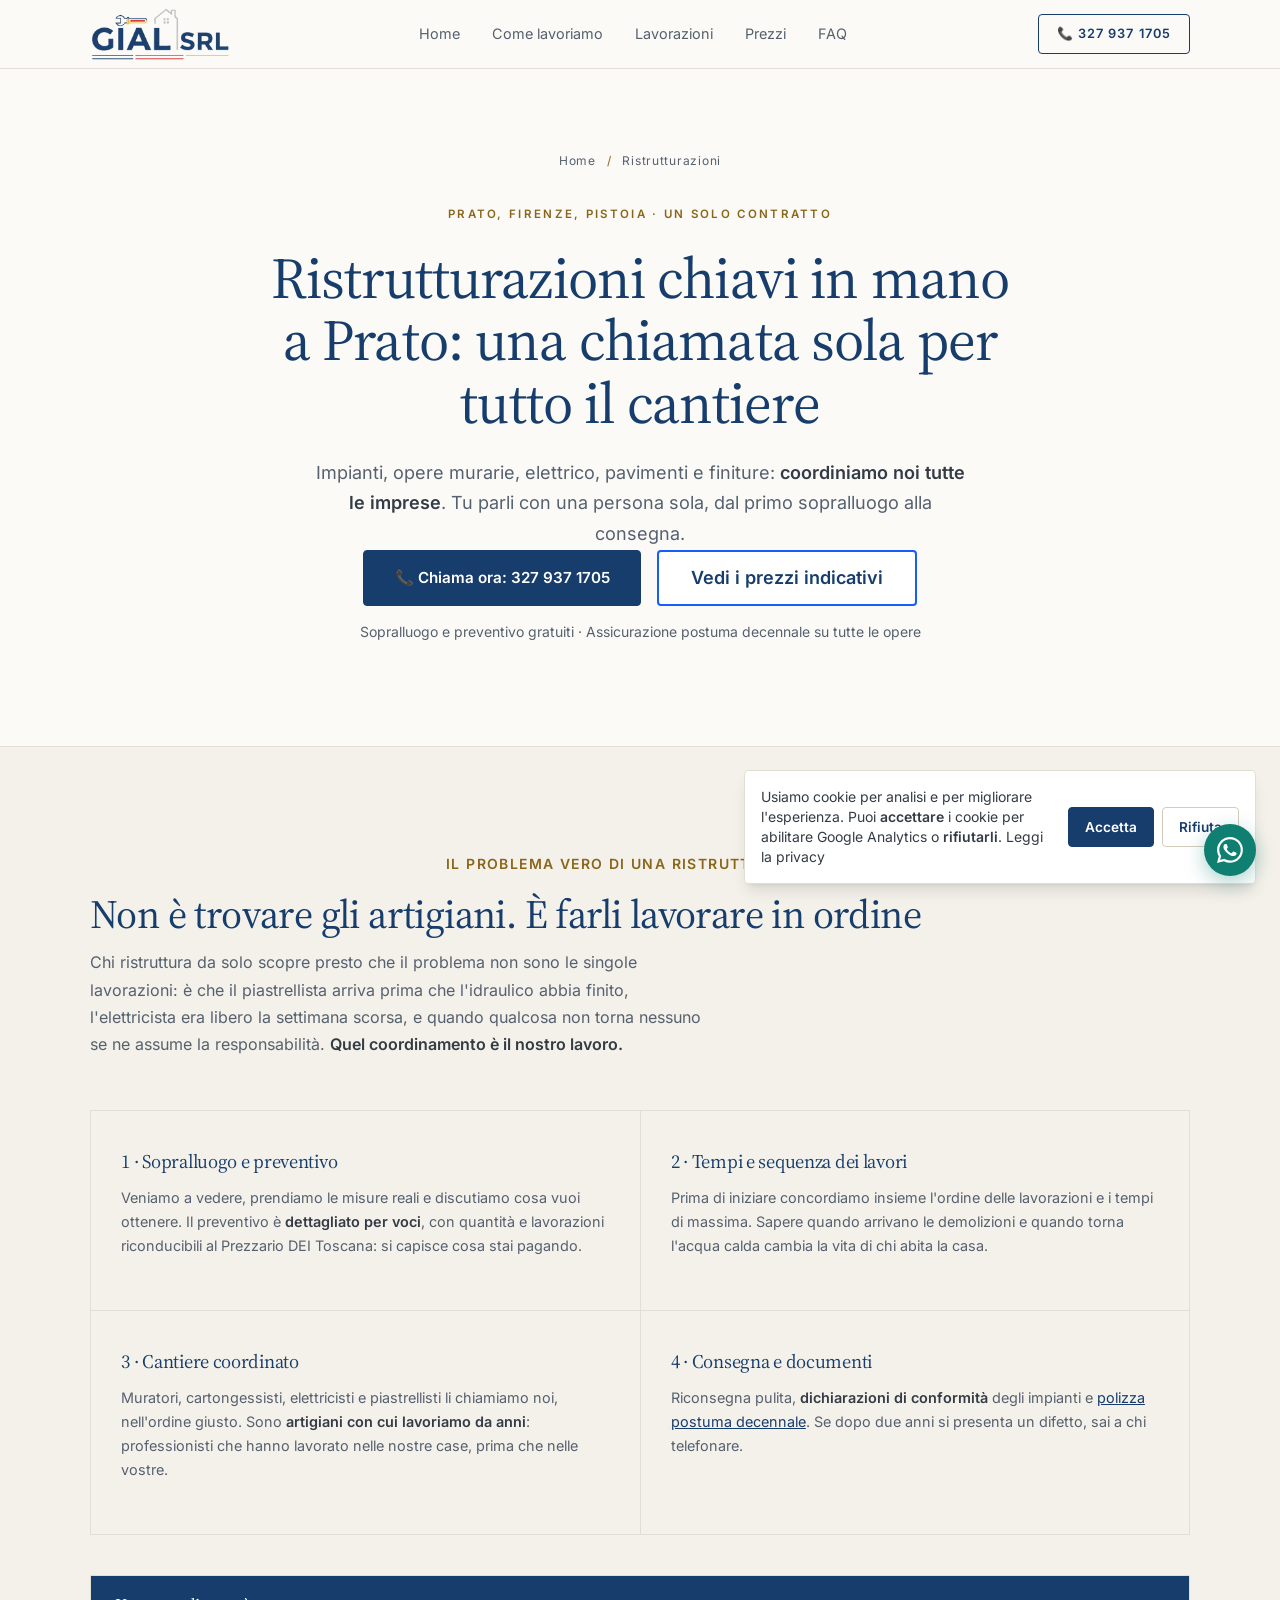
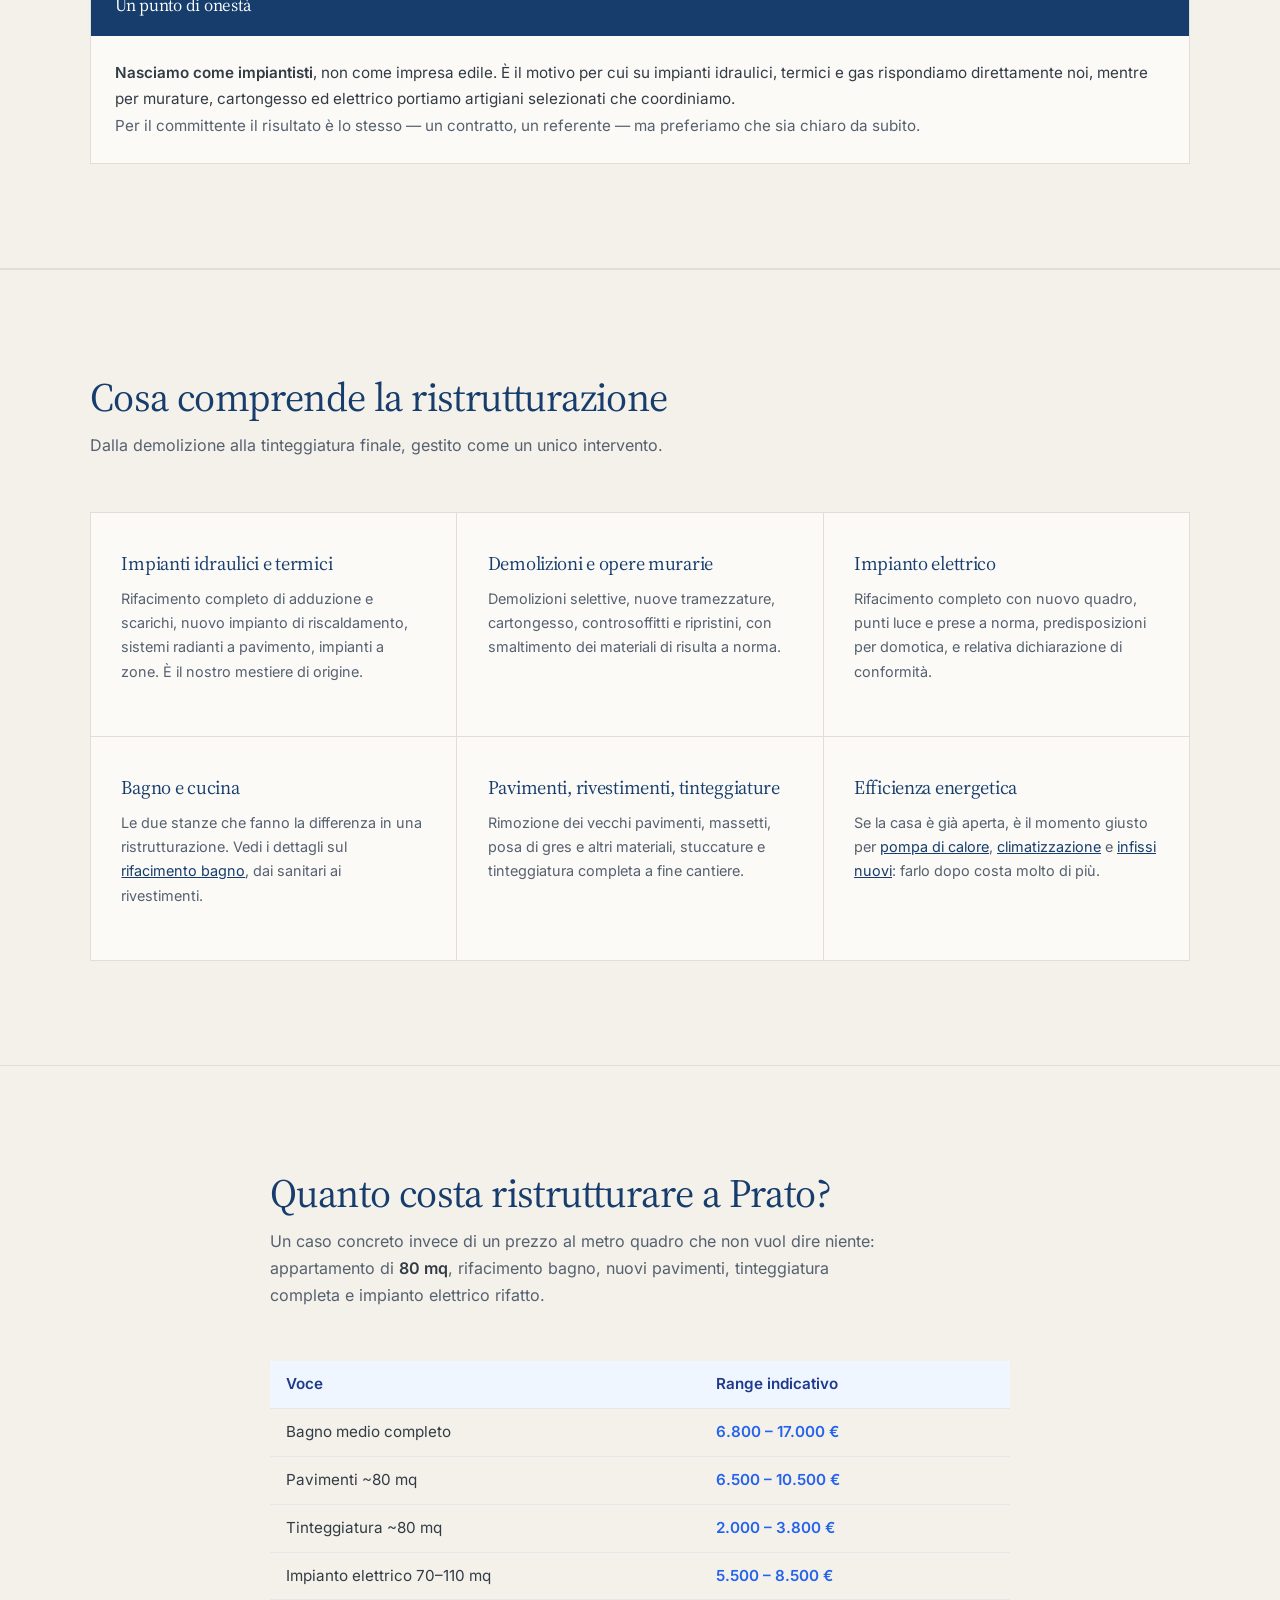
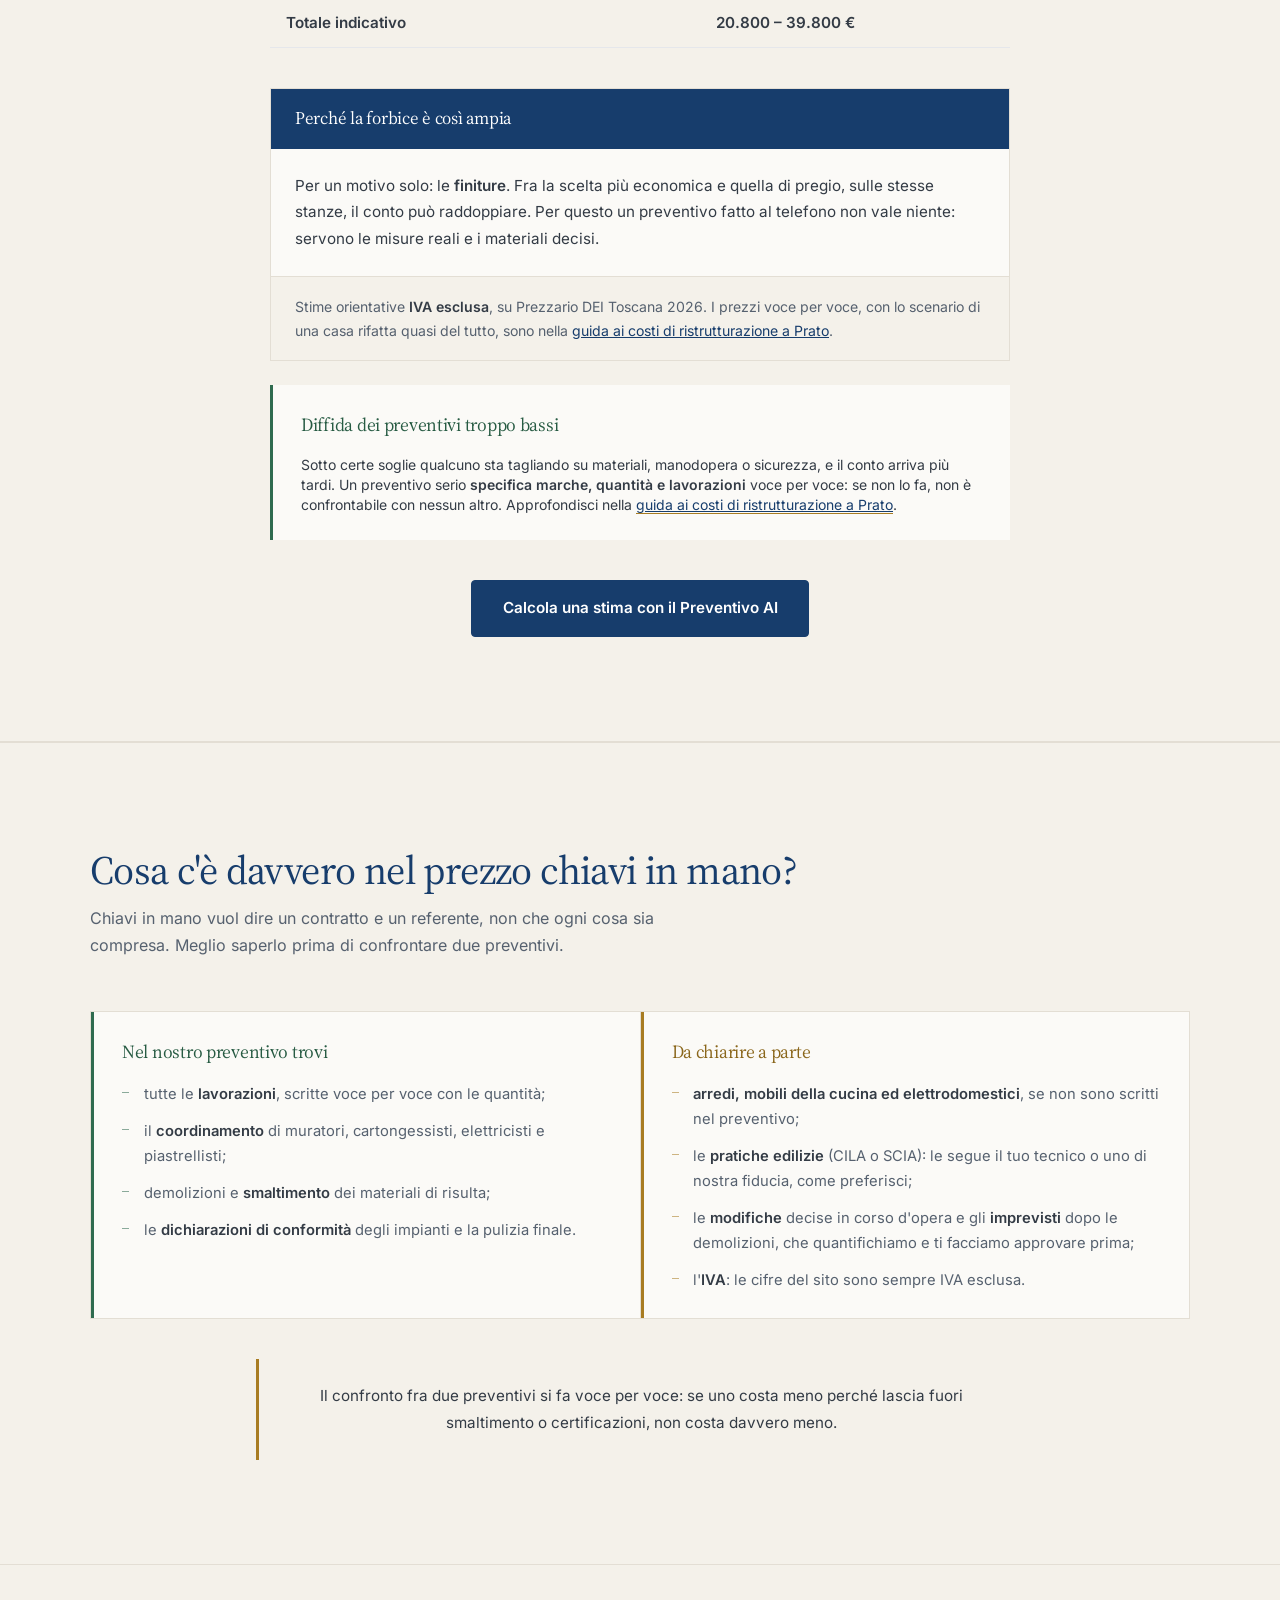
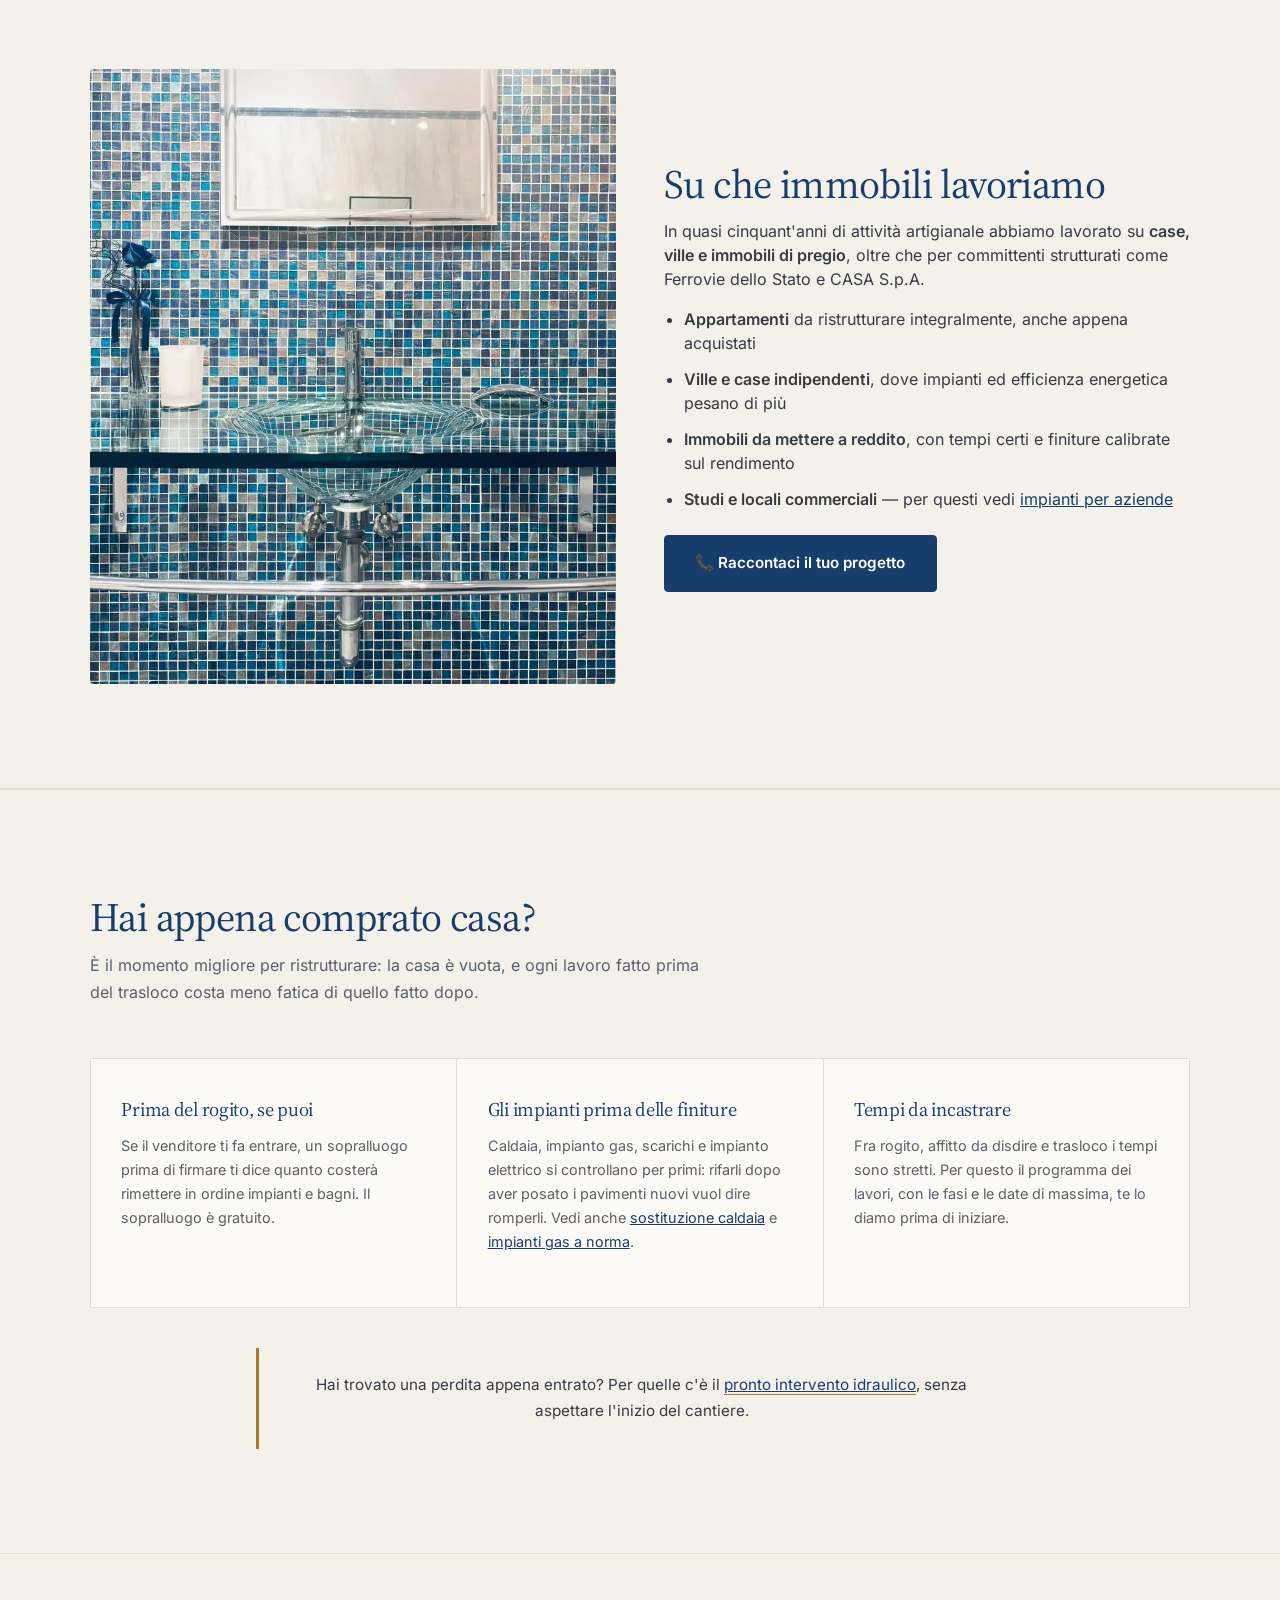
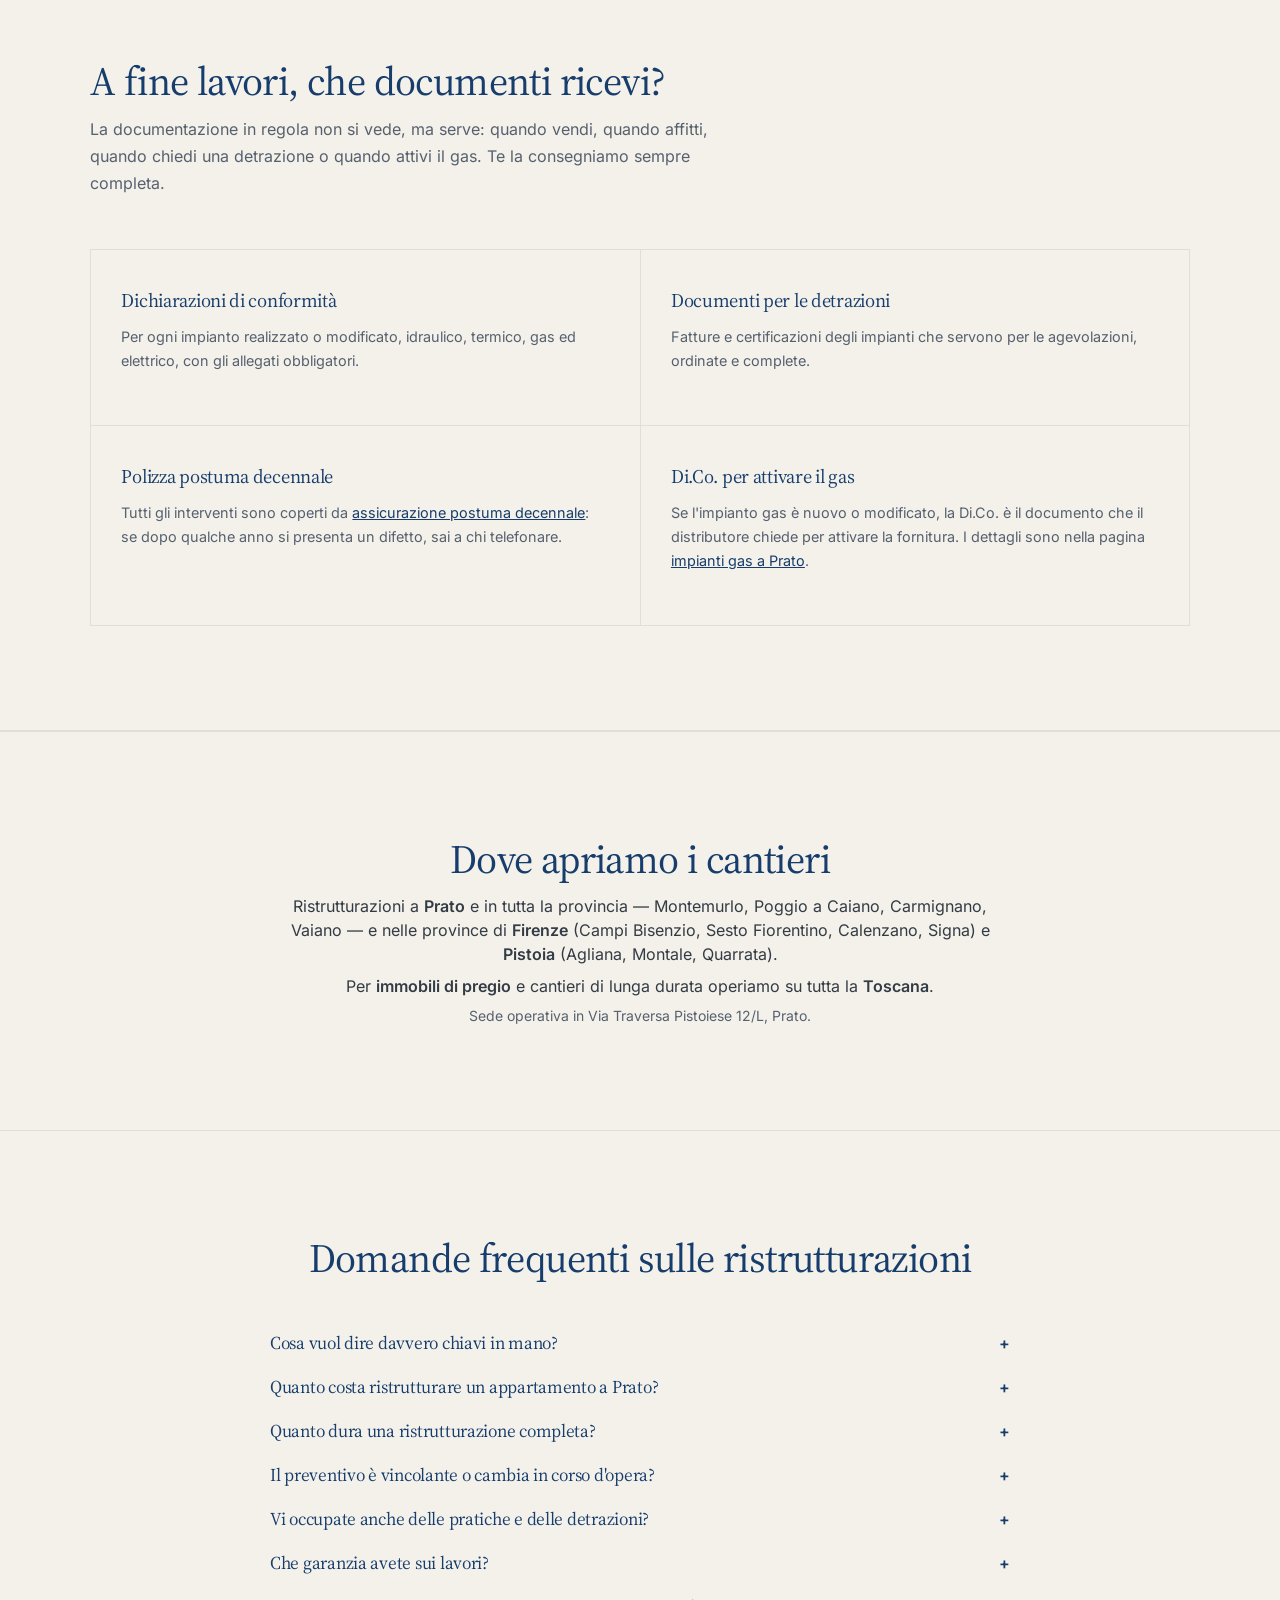
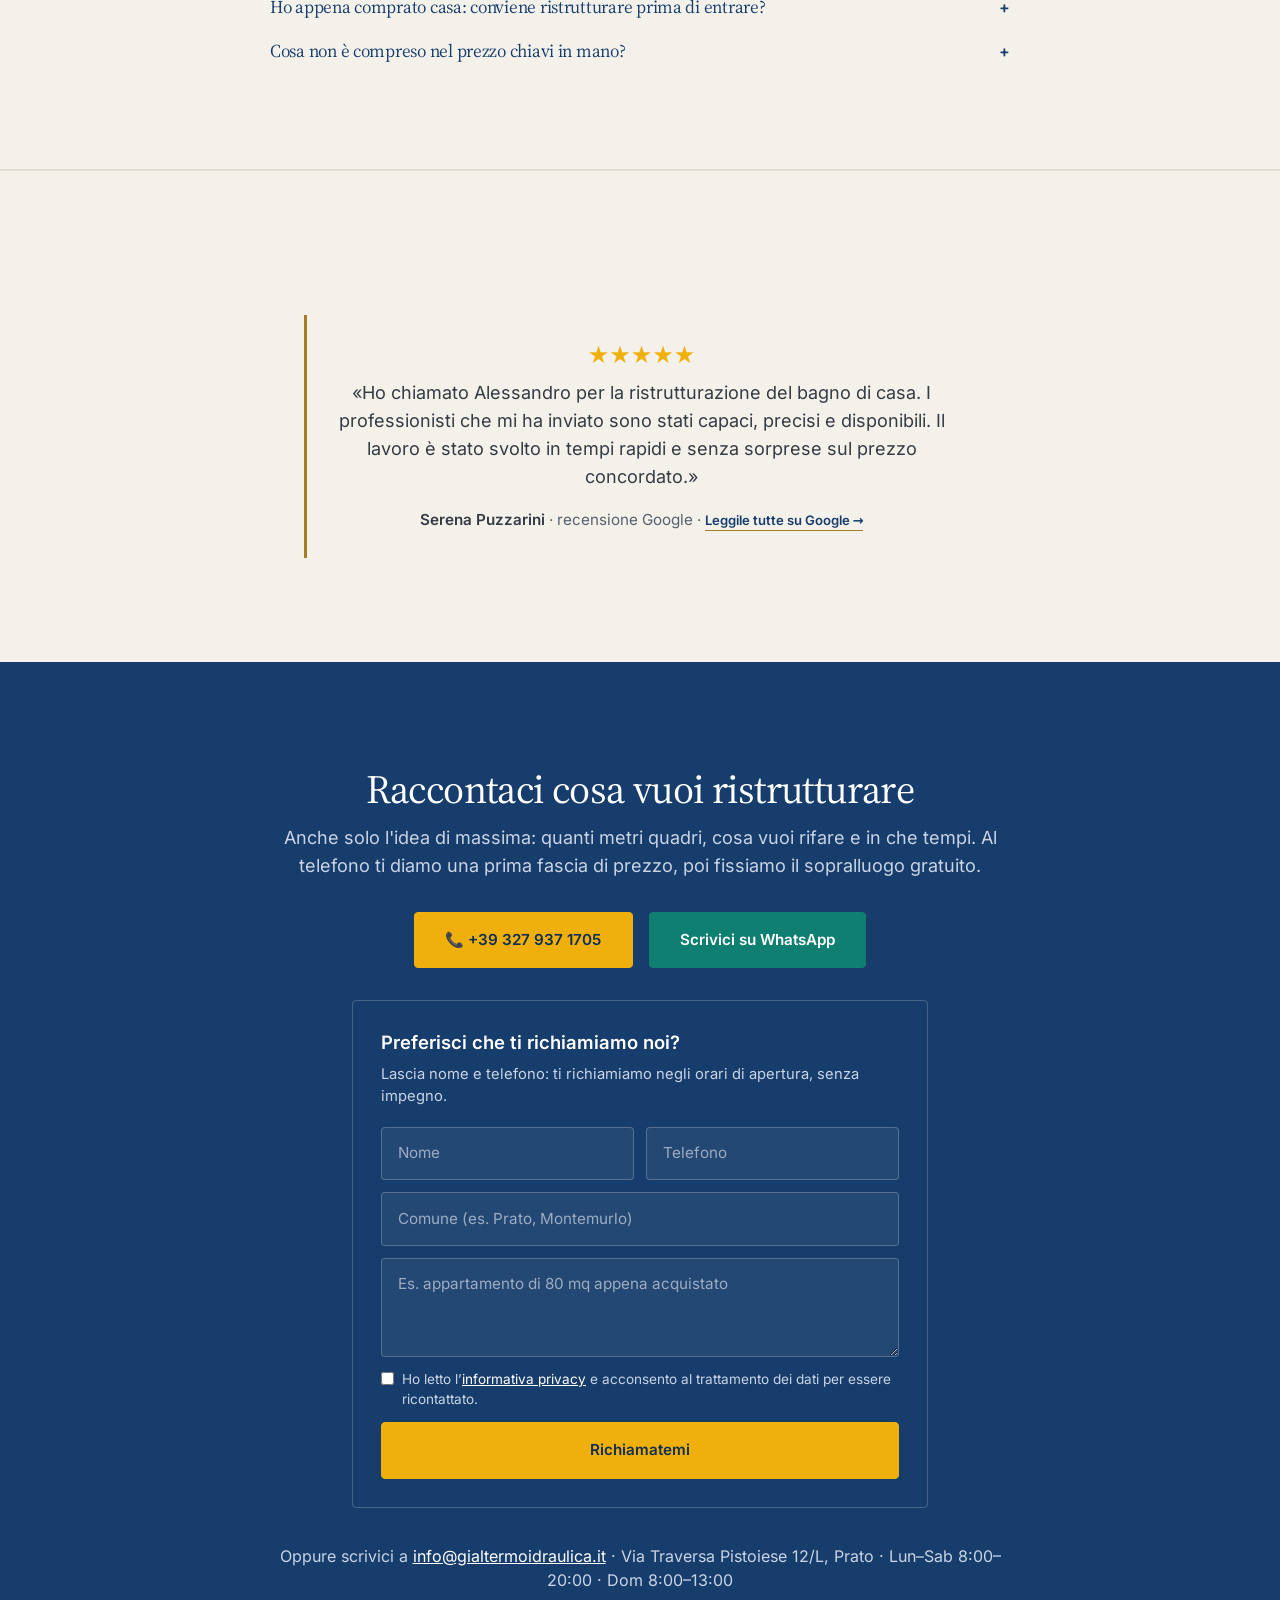
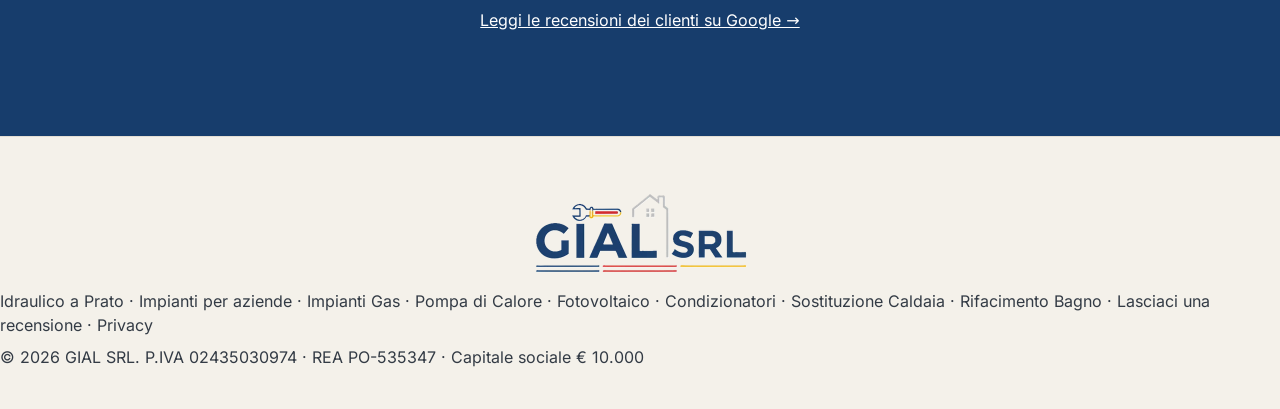
<file: ristrutturazioni-chiavi-in-mano-prato/index.html>
<!DOCTYPE html>
<html lang="it" class="scroll-smooth">
<head>
    <meta charset="UTF-8">
    <meta name="viewport" content="width=device-width, initial-scale=1.0, maximum-scale=5, user-scalable=yes">
    <meta name="theme-color" content="#173D6C">
    <meta name="geo.region" content="IT-PO">
    <meta name="geo.placename" content="Prato">

    <title>Ristrutturazioni Chiavi in Mano a Prato | GIAL SRL</title>
    <meta name="description" content="Ristrutturazione chiavi in mano a Prato: un solo referente per tutto il cantiere. Prezzi indicativi DEI, polizza decennale, sopralluogo gratuito." />
    <meta name="robots" content="index, follow, max-snippet:-1, max-image-preview:large" />
    <link rel="canonical" href="https://gialtermoidraulica.it/ristrutturazioni-chiavi-in-mano-prato/" />

    <meta property="og:title" content="Ristrutturazioni Chiavi in Mano a Prato | GIAL SRL" />
    <meta property="og:description" content="Coordiniamo noi idraulico, muratore, elettricista e piastrellista. Prezzi indicativi su Prezzario DEI Toscana 2026 e assicurazione postuma decennale." />
    <meta property="og:type" content="website" />
    <meta property="og:url" content="https://gialtermoidraulica.it/ristrutturazioni-chiavi-in-mano-prato/" />
    <meta property="og:image" content="https://gialtermoidraulica.it/img/og-image.png" />
    <meta property="og:image:width" content="1200" />
    <meta property="og:image:height" content="630" />
    <meta property="og:image:alt" content="GIAL SRL — termoidraulica e impianti a Prato" />
    <meta name="twitter:card" content="summary_large_image" />
    <meta name="twitter:title" content="Ristrutturazioni Chiavi in Mano a Prato | GIAL SRL" />
    <meta name="twitter:description" content="Ristrutturazione chiavi in mano a Prato: un solo referente per tutto il cantiere. Prezzi indicativi DEI, polizza decennale, sopralluogo gratuito." />
    <meta name="twitter:image" content="https://gialtermoidraulica.it/img/og-image.png" />
    <meta property="og:site_name" content="GIAL SRL" />
    <meta property="og:locale" content="it_IT" />

    <link rel="icon" href="/favicon.ico" sizes="any">
    <link rel="icon" type="image/png" sizes="32x32" href="/favicon-32.png">
    <link rel="icon" type="image/png" sizes="16x16" href="/favicon-16.png">
    <link rel="apple-touch-icon" sizes="180x180" href="/apple-touch-icon.png">
    <link rel="manifest" href="/site.webmanifest">

    <link rel="preload" href="/fonts/source-serif-4-latin.woff2" as="font" type="font/woff2" crossorigin>
    <link rel="preload" href="/fonts/inter-latin.woff2" as="font" type="font/woff2" crossorigin>
    <link rel="stylesheet" href="/css/style.css">
    <link rel="stylesheet" href="/css/gial-studio.css">

    <style>
        /* Utility non presenti nel CSS precompilato (stesso approccio delle altre landing) */
        .flex-wrap { flex-wrap: wrap; }
        .whitespace-nowrap { white-space: nowrap; }
        .border-2 { border-width: 2px; }
        .border-l-4 { border-left-width: 4px; }
        .max-w-2xl { max-width: 42rem; }
        .max-w-5xl { max-width: 64rem; }
        .tracking-widest { letter-spacing: 0.1em; }
        .items-start { align-items: flex-start; }
        .mt-3 { margin-top: 0.75rem; }
        .mt-6 { margin-top: 1.5rem; }
        .mb-1 { margin-bottom: 0.25rem; }
        .mb-3 { margin-bottom: 0.75rem; }
        .py-12 { padding-top: 3rem; padding-bottom: 3rem; }
        .p-5 { padding: 1.25rem; }
        .pl-5 { padding-left: 1.25rem; }
        .text-xs { font-size: 0.75rem; line-height: 1rem; }
        .text-2xl { font-size: 1.5rem; line-height: 2rem; }
        .list-disc { list-style-type: disc; }
        .space-y-3 > :not([hidden]) ~ :not([hidden]) { margin-top: 0.75rem; }
        .bg-green-50 { background-color: #f0fdf4; }
        .border-green-500 { border-color: #22c55e; }
        .text-green-700 { color: #15803d; }
        .hover\:bg-blue-50:hover { background-color: #eff6ff; }
        @media (min-width: 640px) {
          .sm\:flex-row { flex-direction: row; }
        }
        @media (min-width: 768px) {
          .md\:text-left { text-align: left; }
          .md\:justify-start { justify-content: flex-start; }
        }
        .text-accent { color: #b07d10; }
        .py-4 { padding-top: 1rem; padding-bottom: 1rem; }
        .call-bar { position: fixed; left: 0; right: 0; bottom: 0; z-index: 50; }
        @media (min-width: 768px) { .call-bar { display: none; } }
        @media (max-width: 767px) {
            body { padding-bottom: 3.5rem; }
            #cookie-banner { bottom: 4.5rem; }
        }
        @media (prefers-reduced-motion: reduce) {
            html { scroll-behavior: auto !important; }
        }
        /* Tabella prezzi, stessa impostazione della guida ai costi */
        .price-table { width: 100%; border-collapse: collapse; font-size: 0.95rem; }
        .price-table th, .price-table td { padding: 0.75rem 1rem; text-align: left; border-bottom: 1px solid #e5e7eb; }
        .price-table th { background: #eff6ff; color: #1e3a8a; font-weight: 700; }
        .price-table td:last-child { white-space: nowrap; font-weight: 600; color: #2563eb; }
        .table-wrap { overflow-x: auto; }
    </style>

    <script type="application/ld+json">
    {
        "@context": "https://schema.org",
        "@type": "Service",
        "name": "Ristrutturazioni Chiavi in Mano a Prato — GIAL SRL",
        "serviceType": "Ristrutturazione completa di appartamenti e ville con coordinamento di tutte le lavorazioni",
        "provider": {
            "@type": "GeneralContractor",
            "@id": "https://gialtermoidraulica.it/",
            "name": "GIAL SRL",
            "telephone": "+393279371705",
            "address": {
                "@type": "PostalAddress",
                "streetAddress": "Via Traversa Pistoiese 12/L",
                "addressLocality": "Prato",
                "addressRegion": "PO",
                "postalCode": "59100",
                "addressCountry": "IT"
            }
        },
        "areaServed": ["Prato","Firenze","Pistoia","Toscana"],
        "url": "https://gialtermoidraulica.it/ristrutturazioni-chiavi-in-mano-prato/",
        "description": "Ristrutturazione completa chiavi in mano di appartamenti e ville a Prato, Firenze e Pistoia. Un unico referente coordina impianti, opere murarie, cartongesso, impianto elettrico, pavimenti e finiture. Preventivo su Prezzario DEI Toscana 2026 e assicurazione postuma decennale.",
        "hasOfferCatalog": {
            "@type": "OfferCatalog",
            "name": "Lavorazioni coordinate",
            "itemListElement": [
                {"@type":"Offer","itemOffered":{"@type":"Service","name":"Rifacimento completo degli impianti idraulici e termici"}},
                {"@type":"Offer","itemOffered":{"@type":"Service","name":"Opere murarie, demolizioni e cartongesso"}},
                {"@type":"Offer","itemOffered":{"@type":"Service","name":"Rifacimento impianto elettrico"}},
                {"@type":"Offer","itemOffered":{"@type":"Service","name":"Pavimenti, rivestimenti e tinteggiature"}},
                {"@type":"Offer","itemOffered":{"@type":"Service","name":"Rifacimento bagno e cucina"}},
                {"@type":"Offer","itemOffered":{"@type":"Service","name":"Coordinamento del cantiere con referente unico"}}
            ]
        }
    }
    </script>
    <script type="application/ld+json">
    {
        "@context": "https://schema.org",
        "@type": "BreadcrumbList",
        "itemListElement": [
            {"@type":"ListItem","position":1,"name":"Home","item":"https://gialtermoidraulica.it/"},
            {"@type":"ListItem","position":2,"name":"Ristrutturazioni Chiavi in Mano a Prato","item":"https://gialtermoidraulica.it/ristrutturazioni-chiavi-in-mano-prato/"}
        ]
    }
    </script>
    <script type="application/ld+json">
    {
        "@context": "https://schema.org",
        "@type": "FAQPage",
        "inLanguage": "it-IT",
        "mainEntity": [
            {
                "@type": "Question",
                "name": "Cosa vuol dire davvero chiavi in mano?",
                "acceptedAnswer": {
                    "@type": "Answer",
                    "text": "Vuol dire che il committente firma un contratto solo con noi e parla solo con noi. Siamo noi a coordinare muratori, cartongessisti, elettricisti e piastrellisti, a stabilire l'ordine delle lavorazioni e a gestire i tempi fra un'impresa e l'altra. Il committente non deve procurarsi le figure mancanti né arbitrare fra artigiani che si rimpallano le responsabilità: se qualcosa non torna, risponde un interlocutore solo."
                }
            },
            {
                "@type": "Question",
                "name": "Quanto costa ristrutturare un appartamento a Prato?",
                "acceptedAnswer": {
                    "@type": "Answer",
                    "text": "Per un appartamento di 80 mq con rifacimento del bagno, nuovi pavimenti, tinteggiatura completa e impianto elettrico nuovo, la stima orientativa su Prezzario DEI Toscana 2026 è di 20.800-39.800 euro IVA esclusa. La forbice è ampia perché dipende quasi interamente dalle finiture scelte: lo stesso bagno può costare il doppio passando da sanitari e rivestimenti economici a soluzioni premium. Il preventivo definitivo richiede un sopralluogo con misure reali."
                }
            },
            {
                "@type": "Question",
                "name": "Quanto dura una ristrutturazione completa?",
                "acceptedAnswer": {
                    "@type": "Answer",
                    "text": "Per un appartamento di media dimensione si ragiona in genere in termini di alcune settimane, con variazioni sensibili a seconda dell'entità delle demolizioni, dei tempi di consegna dei materiali scelti e di eventuali pratiche edilizie. Prima di iniziare consegniamo un programma con le fasi previste, e se qualcosa slitta lo comunichiamo quando accade, non alla fine."
                }
            },
            {
                "@type": "Question",
                "name": "Il preventivo è vincolante o cambia in corso d'opera?",
                "acceptedAnswer": {
                    "@type": "Answer",
                    "text": "Il preventivo è dettagliato per voci, con quantità e lavorazioni riconducibili al Prezzario DEI Toscana. Le variazioni derivano da due cause: modifiche richieste dal committente in corso d'opera, oppure imprevisti che emergono dopo le demolizioni, tipicamente su impianti o strutture non ispezionabili prima. In entrambi i casi la variazione viene quantificata e approvata prima di eseguire il lavoro."
                }
            },
            {
                "@type": "Question",
                "name": "Vi occupate anche delle pratiche e delle detrazioni?",
                "acceptedAnswer": {
                    "@type": "Answer",
                    "text": "Indichiamo quali pratiche edilizie sono necessarie per l'intervento e ci coordiniamo con il tecnico incaricato dal committente, oppure con un professionista di nostra fiducia. Sulle detrazioni fiscali verifichiamo quali agevolazioni vigenti sono applicabili all'intervento e prepariamo la documentazione di nostra competenza, comprese le certificazioni degli impianti."
                }
            },
            {
                "@type": "Question",
                "name": "Che garanzia avete sui lavori?",
                "acceptedAnswer": {
                    "@type": "Answer",
                    "text": "Tutti i nostri interventi sono coperti da assicurazione postuma decennale, la cui polizza è consultabile sul sito prima di affidarci il lavoro. Gli impianti realizzati vengono consegnati con le relative dichiarazioni di conformità."
                }
            },
            {
                "@type": "Question",
                "name": "Ho appena comprato casa: conviene ristrutturare prima di entrare?",
                "acceptedAnswer": {
                    "@type": "Answer",
                    "text": "Quasi sempre sì: a casa vuota i lavori sono più rapidi e costano meno disagio. Se possibile conviene un sopralluogo prima del rogito: il sopralluogo è gratuito e indica quanto costerà rimettere in ordine impianti e bagni."
                }
            },
            {
                "@type": "Question",
                "name": "Cosa non è compreso nel prezzo chiavi in mano?",
                "acceptedAnswer": {
                    "@type": "Answer",
                    "text": "Quello che non è scritto nel preventivo: di solito arredi, mobili della cucina ed elettrodomestici, le modifiche decise in corso d'opera e l'IVA. Le pratiche edilizie le segue il tecnico del cliente o uno di fiducia di GIAL SRL, come il cliente preferisce."
                }
            }
        ]
    }
    </script>

    <!-- Cookie consent: carica gtag solo dopo consenso (stessa logica della home) -->
    <script>
        (function(){
                // Consent Mode v2: Analytics parte sempre, ma senza cookie finché il visitatore non accetta
                window.dataLayer = window.dataLayer || [];
                function gtag(){dataLayer.push(arguments);} window.gtag = gtag;
                var _gc = (document.cookie.match(/(?:^|; )gial_cookie_consent=([^;]*)/) || [])[1];
                gtag('consent', 'default', {'analytics_storage': _gc === 'granted' ? 'granted' : 'denied', 'ad_storage': 'denied', 'ad_user_data': 'denied', 'ad_personalization': 'denied'});
                gtag('js', new Date()); gtag('config', 'G-4QWQKJ6TL6');
                var _gs = document.createElement('script'); _gs.async = true; _gs.src = 'https://www.googletagmanager.com/gtag/js?id=G-4QWQKJ6TL6'; document.head.appendChild(_gs);
                if (_gc === 'granted') window.gtagLoaded = true;
            
            function setCookie(name,value,days){
                var d=new Date();
                d.setTime(d.getTime()+days*24*60*60*1000);
                var expires = "expires="+d.toUTCString();
                var s=name+"="+value+";"+expires+";path=/;SameSite=Lax";
                if(location.protocol==='https:') s += ";Secure";
                document.cookie = s;
            }
            function getCookie(name){var m=document.cookie.split('; ').find(row=>row.startsWith(name+'=')); return m?m.split('=')[1]:null;}
            function loadGtag(){ if(window.gtagLoaded) return; window.gtagLoaded = true; window.gtag('consent', 'update', {'analytics_storage': 'granted'}); }
            window.GIALCookieConsent = {
                accept: function(){ setCookie('gial_cookie_consent','granted',365); loadGtag(); var b=document.getElementById('cookie-banner'); if(b) b.classList.add('hidden');},
                decline: function(){ setCookie('gial_cookie_consent','denied',365); var b=document.getElementById('cookie-banner'); if(b) b.classList.add('hidden');}
            };
            function updateCookieBanner() {
                var consent = getCookie('gial_cookie_consent');
                var b = document.getElementById('cookie-banner');
                if (consent) {
                    if (b) b.classList.add('hidden');
                    if (consent === 'granted') loadGtag();
                } else {
                    if (b) b.classList.remove('hidden');
                }
            }
            document.addEventListener('DOMContentLoaded', updateCookieBanner);
        })();
    </script>
</head>
<body class="bg-gray-50 text-gray-800">
    <a href="#main-content" class="skip-link">Salta al contenuto</a>

    <!-- Banner consenso cookie -->
    <div id="cookie-banner" class="fixed bottom-4 left-4 right-4 md:left-auto md:right-6 md:max-w-lg bg-white border border-gray-200 shadow-lg rounded-lg p-4 flex items-center gap-4 z-50 hidden">
        <div class="flex-1 text-sm text-gray-700">Usiamo cookie per analisi e per migliorare l'esperienza. Puoi <strong>accettare</strong> i cookie per abilitare Google Analytics o <strong>rifiutarli</strong>. <a href="/#privacy" class="">Leggi la privacy</a></div>
        <div class="flex gap-2">
            <button onclick="GIALCookieConsent.accept()" class="g-btn g-btn-primary" style="padding:.55rem 1rem;font-size:.85rem">Accetta</button>
            <button onclick="GIALCookieConsent.decline()" class="g-btn g-btn-outline" style="padding:.55rem 1rem;font-size:.85rem">Rifiuta</button>
        </div>
    </div>

    <nav class="g-nav fixed w-full z-50" aria-label="Menu principale">
        <div class="g-wrap pt-2 flex flex-col">
            <div class="w-full flex justify-between items-center pb-2">
            <a href="/" class="inline-block align-middle" aria-label="Homepage GIAL SRL">
                <img src="/img/gial-logo-rettangolo-nosfondo.webp" width="527" height="197" alt="Logo GIAL Termoidraulica Prato" style="height:52px; width:auto;" fetchpriority="high">
            </a>
            <div class="hidden md:flex space-x-8 items-center">
                <a href="/" class="g-nav-link">Home</a>
                <a href="#metodo" class="g-nav-link">Come lavoriamo</a>
                <a href="#lavorazioni" class="g-nav-link">Lavorazioni</a>
                <a href="#prezzi" class="g-nav-link">Prezzi</a>
                <a href="#faq-ristrutturazioni" class="g-nav-link">FAQ</a>
            </div>
            <div class="flex items-center gap-2">
                <button id="mobileMenuBtn" class="md:hidden p-2 text-gray-600 hover:bg-gray-100 transition focus:outline-none" style="border-radius:4px" aria-label="Apri menu di navigazione" aria-expanded="false" aria-controls="mobileMenu">
                    <svg id="hamburgerIcon" xmlns="http://www.w3.org/2000/svg" class="h-6 w-6" fill="none" viewBox="0 0 24 24" stroke="currentColor" stroke-width="2">
                        <path stroke-linecap="round" stroke-linejoin="round" d="M4 6h16M4 12h16M4 18h16" />
                    </svg>
                    <svg id="closeMenuIcon" xmlns="http://www.w3.org/2000/svg" class="h-6 w-6 hidden" fill="none" viewBox="0 0 24 24" stroke="currentColor" stroke-width="2">
                        <path stroke-linecap="round" stroke-linejoin="round" d="M6 18L18 6M6 6l12 12" />
                    </svg>
                </button>
            <a href="tel:+393279371705" onclick="if(window.gtag){ gtag('event','click_call',{'posizione':'nav_ristrutturazioni'}); }" class="g-nav-phone" aria-label="Chiama ora GIAL SRL"><span class="g-nav-txt">Chiama ora</span><span class="g-nav-num">📞 327 937 1705</span></a>
            </div>
        </div>
            <div id="mobileMenu" class="hidden md:hidden border-t border-gray-200 py-2" role="navigation" aria-label="Menu mobile">
                <div class="flex flex-col">
                    <a href="/" class="px-4 py-3 text-gray-700 hover:bg-gray-50 font-medium transition">Home</a>
                    <a href="#metodo" class="px-4 py-3 text-gray-700 hover:bg-gray-50 font-medium transition">Come lavoriamo</a>
                    <a href="#lavorazioni" class="px-4 py-3 text-gray-700 hover:bg-gray-50 font-medium transition">Lavorazioni</a>
                    <a href="#prezzi" class="px-4 py-3 text-gray-700 hover:bg-gray-50 font-medium transition">Prezzi</a>
                    <a href="#faq-ristrutturazioni" class="px-4 py-3 text-gray-700 hover:bg-gray-50 font-medium transition">FAQ</a>
                    <p class="gial-mob-label">Tutti i servizi</p>
                    <a href="/impianti-termoidraulici-aziende-prato/" class="px-4 py-3 text-gray-700 hover:bg-gray-50 font-medium transition">Impianti per aziende e cantieri</a>
                    <a href="/pompa-di-calore-prato/" class="px-4 py-3 text-gray-700 hover:bg-gray-50 font-medium transition">Pompe di calore</a>
                    <a href="/impianto-fotovoltaico-prato/" class="px-4 py-3 text-gray-700 hover:bg-gray-50 font-medium transition">Impianto fotovoltaico</a>
                    <a href="/installazione-condizionatori-prato/" class="px-4 py-3 text-gray-700 hover:bg-gray-50 font-medium transition">Installazione condizionatori</a>
                    <a href="/sostituzione-caldaia-prato/" class="px-4 py-3 text-gray-700 hover:bg-gray-50 font-medium transition">Sostituzione caldaia</a>
                    <a href="/impianti-gas-prato/" class="px-4 py-3 text-gray-700 hover:bg-gray-50 font-medium transition">Impianti gas a norma</a>
                    <a href="/rifacimento-bagno-prato/" class="px-4 py-3 text-gray-700 hover:bg-gray-50 font-medium transition">Rifacimento bagno</a>
                    <a href="/infissi-serramenti-prato/" class="px-4 py-3 text-gray-700 hover:bg-gray-50 font-medium transition">Infissi e serramenti</a>
                    <a href="/pronto-intervento-idraulico-prato/" class="px-4 py-3 text-gray-700 hover:bg-gray-50 font-medium transition">Pronto intervento idraulico</a>
                    <a href="/guide/quanto-costa-ristrutturare-casa-prato/" class="px-4 py-3 text-gray-700 hover:bg-gray-50 font-medium transition">Guida ai costi</a>
                    <p class="gial-mob-label">Azienda</p>
                    <a href="/#chi-siamo" class="px-4 py-3 text-gray-700 hover:bg-gray-50 font-medium transition">Chi siamo</a>
                    <a href="/#contatti" class="px-4 py-3 text-gray-700 hover:bg-gray-50 font-medium transition">Contatti</a>
                </div>
            </div>
        </div>
    </nav>
    <script>
    // Menu mobile: stesso comportamento della home
    (function() {
        var btn = document.getElementById('mobileMenuBtn');
        var menu = document.getElementById('mobileMenu');
        var hamburger = document.getElementById('hamburgerIcon');
        var closeIcon = document.getElementById('closeMenuIcon');
        if (!btn || !menu) return;
        btn.addEventListener('click', function() {
            var isOpen = !menu.classList.contains('hidden');
            menu.classList.toggle('hidden');
            hamburger.classList.toggle('hidden');
            closeIcon.classList.toggle('hidden');
            btn.setAttribute('aria-expanded', String(!isOpen));
        });
        menu.querySelectorAll('a').forEach(function(link) {
            link.addEventListener('click', function() {
                menu.classList.add('hidden');
                hamburger.classList.remove('hidden');
                closeIcon.classList.add('hidden');
                btn.setAttribute('aria-expanded', 'false');
            });
        });
    })();
    </script>


    <header class="g-hero g-hero--center g-hero--crumbed">
        <div class="g-wrap-narrow">
            <nav class="g-crumbs" aria-label="Percorso di navigazione"><a href="/">Home</a> <span>/</span> Ristrutturazioni</nav>
            <p class="g-eyebrow">Prato, Firenze, Pistoia &middot; un solo contratto</p>
            <h1 class="g-h1">Ristrutturazioni chiavi in mano a Prato: una chiamata sola per tutto il cantiere</h1>
            <p class="g-lead">Impianti, opere murarie, elettrico, pavimenti e finiture: <strong>coordiniamo noi tutte le imprese</strong>. Tu parli con una persona sola, dal primo sopralluogo alla consegna.</p>
            <div class="flex flex-col sm:flex-row gap-4 justify-center mb-4">
                <a href="tel:+393279371705" onclick="if(window.gtag){ gtag('event','click_call',{'posizione':'hero_ristrutturazioni'}); }" class="g-btn g-btn-primary">📞 Chiama ora: 327 937 1705</a>
                <a href="#prezzi" class="bg-white text-blue-600 border-2 border-blue-600 px-8 py-3 rounded-lg font-bold text-lg hover:bg-blue-50 transition">Vedi i prezzi indicativi</a>
            </div>
            <p class="text-sm text-gray-500">Sopralluogo e preventivo gratuiti · Assicurazione postuma decennale su tutte le opere</p>
        </div>
    </header>

    <main id="main-content">

    <section id="metodo" class="g-section g-section--alt" aria-labelledby="metodo-heading">
        <div class="g-wrap">
            <div class="text-center mb-4">
                <span class="text-sm font-semibold text-accent uppercase tracking-widest">Il problema vero di una ristrutturazione</span>
            </div>
            <h2 class="g-h2" id="metodo-heading">Non è trovare gli artigiani. È farli lavorare in ordine</h2>
            <p class="g-h2-sub g-head-end">Chi ristruttura da solo scopre presto che il problema non sono le singole lavorazioni: è che il piastrellista arriva prima che l'idraulico abbia finito, l'elettricista era libero la settimana scorsa, e quando qualcosa non torna nessuno se ne assume la responsabilità. <strong>Quel coordinamento è il nostro lavoro.</strong></p>
            <div class="g-grid-hair g-grid-hair--2">
                <div class="g-card">
                    <h3 class="">1 · Sopralluogo e preventivo</h3>
                    <p class="text-gray-600 text-sm">Veniamo a vedere, prendiamo le misure reali e discutiamo cosa vuoi ottenere. Il preventivo è <strong>dettagliato per voci</strong>, con quantità e lavorazioni riconducibili al Prezzario DEI Toscana: si capisce cosa stai pagando.</p>
                </div>
                <div class="g-card">
                    <h3 class="">2 · Tempi e sequenza dei lavori</h3>
                    <p class="text-gray-600 text-sm">Prima di iniziare concordiamo insieme l'ordine delle lavorazioni e i tempi di massima. Sapere quando arrivano le demolizioni e quando torna l'acqua calda cambia la vita di chi abita la casa.</p>
                </div>
                <div class="g-card">
                    <h3 class="">3 · Cantiere coordinato</h3>
                    <p class="text-gray-600 text-sm">Muratori, cartongessisti, elettricisti e piastrellisti li chiamiamo noi, nell'ordine giusto. Sono <strong>artigiani con cui lavoriamo da anni</strong>: professionisti che hanno lavorato nelle nostre case, prima che nelle vostre.</p>
                </div>
                <div class="g-card">
                    <h3 class="">4 · Consegna e documenti</h3>
                    <p class="text-gray-600 text-sm">Riconsegna pulita, <strong>dichiarazioni di conformità</strong> degli impianti e <a href="/doc/polizza-gial.pdf" target="_blank" rel="noopener noreferrer" class="text-blue-600 underline">polizza postuma decennale</a>. Se dopo due anni si presenta un difetto, sai a chi telefonare.</p>
                </div>
            </div>
            <div class="g-panel">
                <div class="g-panel-head">
                    <h3 class="font-bold text-white text-lg">Un punto di onestà</h3>
                </div>
                <div class="g-panel-body">
                    <p class="text-gray-700 text-sm mb-6"><strong>Nasciamo come impiantisti</strong>, non come impresa edile. È il motivo per cui su impianti idraulici, termici e gas rispondiamo direttamente noi, mentre per murature, cartongesso ed elettrico portiamo artigiani selezionati che coordiniamo.</p>
                    <p class="text-gray-600 text-sm">Per il committente il risultato è lo stesso — un contratto, un referente — ma preferiamo che sia chiaro da subito.</p>
                </div>
            </div>
        </div>
    </section>

    <section id="lavorazioni" class="g-section g-section--line" aria-labelledby="lavorazioni-heading">
        <div class="g-wrap">
            <h2 class="g-h2" id="lavorazioni-heading">Cosa comprende la ristrutturazione</h2>
            <p class="g-h2-sub g-head-end">Dalla demolizione alla tinteggiatura finale, gestito come un unico intervento.</p>
            <div class="g-grid-hair g-grid-hair--3">
                <div class="g-card">
                    <h3 class="">Impianti idraulici e termici</h3>
                    <p class="text-gray-600 text-sm">Rifacimento completo di adduzione e scarichi, nuovo impianto di riscaldamento, sistemi radianti a pavimento, impianti a zone. È il nostro mestiere di origine.</p>
                </div>
                <div class="g-card">
                    <h3 class="">Demolizioni e opere murarie</h3>
                    <p class="text-gray-600 text-sm">Demolizioni selettive, nuove tramezzature, cartongesso, controsoffitti e ripristini, con smaltimento dei materiali di risulta a norma.</p>
                </div>
                <div class="g-card">
                    <h3 class="">Impianto elettrico</h3>
                    <p class="text-gray-600 text-sm">Rifacimento completo con nuovo quadro, punti luce e prese a norma, predisposizioni per domotica, e relativa dichiarazione di conformità.</p>
                </div>
                <div class="g-card">
                    <h3 class="">Bagno e cucina</h3>
                    <p class="text-gray-600 text-sm">Le due stanze che fanno la differenza in una ristrutturazione. Vedi i dettagli sul <a href="/rifacimento-bagno-prato/" class="text-blue-600 underline">rifacimento bagno</a>, dai sanitari ai rivestimenti.</p>
                </div>
                <div class="g-card">
                    <h3 class="">Pavimenti, rivestimenti, tinteggiature</h3>
                    <p class="text-gray-600 text-sm">Rimozione dei vecchi pavimenti, massetti, posa di gres e altri materiali, stuccature e tinteggiatura completa a fine cantiere.</p>
                </div>
                <div class="g-card">
                    <h3 class="">Efficienza energetica</h3>
                    <p class="text-gray-600 text-sm">Se la casa è già aperta, è il momento giusto per <a href="/pompa-di-calore-prato/" class="text-blue-600 underline">pompa di calore</a>, <a href="/installazione-condizionatori-prato/" class="text-blue-600 underline">climatizzazione</a> e <a href="/infissi-serramenti-prato/" class="text-blue-600 underline">infissi nuovi</a>: farlo dopo costa molto di più.</p>
                </div>
            </div>
        </div>
    </section>

    <section id="prezzi" class="g-section g-section--alt" aria-labelledby="prezzi-heading">
        <div class="g-wrap-narrow">
            <h2 class="g-h2" id="prezzi-heading">Quanto costa ristrutturare a Prato?</h2>
            <p class="g-h2-sub g-head-end">Un caso concreto invece di un prezzo al metro quadro che non vuol dire niente: appartamento di <strong>80 mq</strong>, rifacimento bagno, nuovi pavimenti, tinteggiatura completa e impianto elettrico rifatto.</p>
            <div class="table-wrap mb-6"><table class="price-table">
                <tr><th>Voce</th><th>Range indicativo</th></tr>
                <tr><td>Bagno medio completo</td><td>6.800 – 17.000 €</td></tr>
                <tr><td>Pavimenti ~80 mq</td><td>6.500 – 10.500 €</td></tr>
                <tr><td>Tinteggiatura ~80 mq</td><td>2.000 – 3.800 €</td></tr>
                <tr><td>Impianto elettrico 70–110 mq</td><td>5.500 – 8.500 €</td></tr>
                <tr><td><strong>Totale indicativo</strong></td><td><strong>20.800 – 39.800 €</strong></td></tr>
            </table></div>
            <div class="g-panel" style="margin-bottom:1.5rem">
                <div class="g-panel-head">
                    <h3 class="font-bold text-white text-lg">Perché la forbice è così ampia</h3>
                </div>
                <div class="g-panel-body">
                    <p class="text-gray-700 text-sm">Per un motivo solo: le <strong>finiture</strong>. Fra la scelta più economica e quella di pregio, sulle stesse stanze, il conto può raddoppiare. Per questo un preventivo fatto al telefono non vale niente: servono le misure reali e i materiali decisi.</p>
                </div>
                <div class="g-panel-foot">
                    <p class="text-gray-600 text-sm">Stime orientative <strong>IVA esclusa</strong>, su Prezzario DEI Toscana 2026. I prezzi voce per voce, con lo scenario di una casa rifatta quasi del tutto, sono nella <a href="/guide/quanto-costa-ristrutturare-casa-prato/" class="text-blue-600 underline">guida ai costi di ristrutturazione a Prato</a>.</p>
                </div>
            </div>
            <div class="g-callout g-callout--si">
                <h3 class="font-bold mb-3 text-green-700">Diffida dei preventivi troppo bassi</h3>
                <p class="text-gray-700 text-sm">Sotto certe soglie qualcuno sta tagliando su materiali, manodopera o sicurezza, e il conto arriva più tardi. Un preventivo serio <strong>specifica marche, quantità e lavorazioni</strong> voce per voce: se non lo fa, non è confrontabile con nessun altro. Approfondisci nella <a href="/guide/quanto-costa-ristrutturare-casa-prato/" class="text-blue-600 underline">guida ai costi di ristrutturazione a Prato</a>.</p>
            </div>
            <div class="text-center mt-10">
                <a href="/#preventivo" class="g-btn g-btn-primary">Calcola una stima con il Preventivo AI</a>
            </div>
        </div>
    </section>

    <section id="nel-prezzo" class="g-section g-section--line" aria-labelledby="nel-prezzo-heading">
        <div class="g-wrap">
            <h2 class="g-h2" id="nel-prezzo-heading">Cosa c&#39;è davvero nel prezzo chiavi in mano?</h2>
            <p class="g-h2-sub g-head-end">Chiavi in mano vuol dire un contratto e un referente, non che ogni cosa sia compresa. Meglio saperlo prima di confrontare due preventivi.</p>
            <div class="g-grid-hair g-grid-hair--2" style="margin-bottom:2.5rem">
                <div class="g-callout g-callout--si">
                    <h3 class="font-bold mb-3 text-green-700">Nel nostro preventivo trovi</h3>
                    <ul class="list-disc pl-5 space-y-3 text-gray-700 text-sm">
                        <li>tutte le <strong>lavorazioni</strong>, scritte voce per voce con le quantità;</li>
                        <li>il <strong>coordinamento</strong> di muratori, cartongessisti, elettricisti e piastrellisti;</li>
                        <li>demolizioni e <strong>smaltimento</strong> dei materiali di risulta;</li>
                        <li>le <strong>dichiarazioni di conformità</strong> degli impianti e la pulizia finale.</li>
                    </ul>
                </div>
                <div class="g-callout g-callout--forse">
                    <h3 class="font-bold mb-3 text-amber-800">Da chiarire a parte</h3>
                    <ul class="list-disc pl-5 space-y-3 text-gray-700 text-sm">
                        <li><strong>arredi, mobili della cucina ed elettrodomestici</strong>, se non sono scritti nel preventivo;</li>
                        <li>le <strong>pratiche edilizie</strong> (CILA o SCIA): le segue il tuo tecnico o uno di nostra fiducia, come preferisci;</li>
                        <li>le <strong>modifiche</strong> decise in corso d&#39;opera e gli <strong>imprevisti</strong> dopo le demolizioni, che quantifichiamo e ti facciamo approvare prima;</li>
                        <li>l&#39;<strong>IVA</strong>: le cifre del sito sono sempre IVA esclusa.</li>
                    </ul>
                </div>
            </div>
            <div class="g-note text-center" style="max-width:48rem;margin-left:auto;margin-right:auto">
                <p class="text-gray-700">Il confronto fra due preventivi si fa voce per voce: se uno costa meno perché lascia fuori smaltimento o certificazioni, non costa davvero meno.</p>
            </div>
        </div>
    </section>

    <section id="lavori" class="g-section g-section--alt" aria-labelledby="lavori-heading">
        <div class="g-wrap">
            <div class="grid md:grid-cols-2 gap-12 items-center">
                <div style="border-radius:4px;overflow:hidden">
                    <img src="/img/lavori/villa-prato-bagno-2.webp" width="862" height="1007" alt="Ristrutturazione di un bagno in una villa a Prato realizzata da GIAL SRL" class="object-cover w-full h-full" loading="lazy">
                </div>
                <div>
                    <h2 class="g-h2" id="lavori-heading">Su che immobili lavoriamo</h2>
                    <p class="text-gray-700 mb-4">In quasi cinquant'anni di attività artigianale abbiamo lavorato su <strong>case, ville e immobili di pregio</strong>, oltre che per committenti strutturati come Ferrovie dello Stato e CASA S.p.A.</p>
                    <ul class="list-disc pl-5 space-y-3 text-gray-700 mb-6">
                        <li><strong>Appartamenti</strong> da ristrutturare integralmente, anche appena acquistati</li>
                        <li><strong>Ville e case indipendenti</strong>, dove impianti ed efficienza energetica pesano di più</li>
                        <li><strong>Immobili da mettere a reddito</strong>, con tempi certi e finiture calibrate sul rendimento</li>
                        <li><strong>Studi e locali commerciali</strong> — per questi vedi <a href="/impianti-termoidraulici-aziende-prato/" class="text-blue-600 underline">impianti per aziende</a></li>
                    </ul>
                    <a href="tel:+393279371705" onclick="if(window.gtag){ gtag('event','click_call',{'posizione':'sezione_lavori'}); }" class="g-btn g-btn-primary">📞 Raccontaci il tuo progetto</a>
                </div>
            </div>
        </div>
    </section>

    <section id="casa-appena-comprata" class="g-section g-section--line" aria-labelledby="casa-comprata-heading">
        <div class="g-wrap">
            <h2 class="g-h2" id="casa-comprata-heading">Hai appena comprato casa?</h2>
            <p class="g-h2-sub g-head-end">È il momento migliore per ristrutturare: la casa è vuota, e ogni lavoro fatto prima del trasloco costa meno fatica di quello fatto dopo.</p>
            <div class="g-grid-hair g-grid-hair--3" style="margin-bottom:2.5rem">
                <div class="g-card">
                    <h3 class="">Prima del rogito, se puoi</h3>
                    <p class="text-gray-600 text-sm">Se il venditore ti fa entrare, un sopralluogo prima di firmare ti dice quanto costerà rimettere in ordine impianti e bagni. Il sopralluogo è gratuito.</p>
                </div>
                <div class="g-card">
                    <h3 class="">Gli impianti prima delle finiture</h3>
                    <p class="text-gray-600 text-sm">Caldaia, impianto gas, scarichi e impianto elettrico si controllano per primi: rifarli dopo aver posato i pavimenti nuovi vuol dire romperli. Vedi anche <a href="/sostituzione-caldaia-prato/" class="text-blue-600 underline">sostituzione caldaia</a> e <a href="/impianti-gas-prato/" class="text-blue-600 underline">impianti gas a norma</a>.</p>
                </div>
                <div class="g-card">
                    <h3 class="">Tempi da incastrare</h3>
                    <p class="text-gray-600 text-sm">Fra rogito, affitto da disdire e trasloco i tempi sono stretti. Per questo il programma dei lavori, con le fasi e le date di massima, te lo diamo prima di iniziare.</p>
                </div>
            </div>
            <div class="g-note text-center" style="max-width:48rem;margin-left:auto;margin-right:auto">
                <p class="text-gray-700">Hai trovato una perdita appena entrato? Per quelle c&#39;è il <a href="/pronto-intervento-idraulico-prato/" class="text-blue-600 underline">pronto intervento idraulico</a>, senza aspettare l&#39;inizio del cantiere.</p>
            </div>
        </div>
    </section>

    <section id="consegna" class="g-section g-section--alt" aria-labelledby="consegna-heading">
        <div class="g-wrap">
            <h2 class="g-h2" id="consegna-heading">A fine lavori, che documenti ricevi?</h2>
            <p class="g-h2-sub g-head-end">La documentazione in regola non si vede, ma serve: quando vendi, quando affitti, quando chiedi una detrazione o quando attivi il gas. Te la consegniamo sempre completa.</p>
            <div class="g-grid-hair g-grid-hair--2">
                <div class="g-card">
                    <h3 class="">Dichiarazioni di conformità</h3>
                    <p class="text-gray-600 text-sm">Per ogni impianto realizzato o modificato, idraulico, termico, gas ed elettrico, con gli allegati obbligatori.</p>
                </div>
                <div class="g-card">
                    <h3 class="">Documenti per le detrazioni</h3>
                    <p class="text-gray-600 text-sm">Fatture e certificazioni degli impianti che servono per le agevolazioni, ordinate e complete.</p>
                </div>
                <div class="g-card">
                    <h3 class="">Polizza postuma decennale</h3>
                    <p class="text-gray-600 text-sm">Tutti gli interventi sono coperti da <a href="/doc/polizza-gial.pdf" target="_blank" rel="noopener noreferrer" class="text-blue-600 underline">assicurazione postuma decennale</a>: se dopo qualche anno si presenta un difetto, sai a chi telefonare.</p>
                </div>
                <div class="g-card">
                    <h3 class="">Di.Co. per attivare il gas</h3>
                    <p class="text-gray-600 text-sm">Se l&#39;impianto gas è nuovo o modificato, la Di.Co. è il documento che il distributore chiede per attivare la fornitura. I dettagli sono nella pagina <a href="/impianti-gas-prato/" class="text-blue-600 underline">impianti gas a Prato</a>.</p>
                </div>
            </div>
        </div>
    </section>

    <section id="zone" class="g-section g-section--line" aria-labelledby="zone-heading">
        <div class="g-wrap-narrow text-center">
            <h2 class="g-h2" id="zone-heading">Dove apriamo i cantieri</h2>
            <p class="text-gray-700 mb-2">Ristrutturazioni a <strong>Prato</strong> e in tutta la provincia — Montemurlo, Poggio a Caiano, Carmignano, Vaiano — e nelle province di <strong>Firenze</strong> (Campi Bisenzio, Sesto Fiorentino, Calenzano, Signa) e <strong>Pistoia</strong> (Agliana, Montale, Quarrata).</p>
            <p class="text-gray-700 mb-2">Per <strong>immobili di pregio</strong> e cantieri di lunga durata operiamo su tutta la <strong>Toscana</strong>.</p>
            <p class="text-gray-500 text-sm">Sede operativa in Via Traversa Pistoiese 12/L, Prato.</p>
        </div>
    </section>

    <section id="faq-ristrutturazioni" class="g-section g-section--alt">
        <div class="g-wrap-narrow">
            <div class="text-center mb-12">
                <h2 class="g-h2">Domande frequenti sulle ristrutturazioni</h2>
            </div>
            <div class="space-y-4">
                <details class="group [&_summary::-webkit-details-marker]:hidden cursor-pointer">
                    <summary class="flex items-center justify-between gap-1.5 text-gray-900">
                        <h3 class="text-lg font-bold">Cosa vuol dire davvero chiavi in mano?</h3>
                        <span class="shrink-0 text-blue-600 font-bold" aria-hidden="true">+</span>
                    </summary>
                    <p class="mt-4 leading-relaxed text-gray-700">Vuol dire che firmi un contratto solo con noi e parli solo con noi. Siamo noi a coordinare muratori, cartongessisti, elettricisti e piastrellisti, a stabilire l'ordine delle lavorazioni e a gestire i tempi fra un'impresa e l'altra. Non devi procurarti le figure mancanti né fare da arbitro fra artigiani che si rimpallano le responsabilità: <strong>se qualcosa non torna, risponde un interlocutore solo</strong>.</p>
                </details>
                <details class="group [&_summary::-webkit-details-marker]:hidden cursor-pointer">
                    <summary class="flex items-center justify-between gap-1.5 text-gray-900">
                        <h3 class="text-lg font-bold">Quanto costa ristrutturare un appartamento a Prato?</h3>
                        <span class="shrink-0 text-blue-600 font-bold" aria-hidden="true">+</span>
                    </summary>
                    <p class="mt-4 leading-relaxed text-gray-700">Per 80 mq con bagno rifatto, nuovi pavimenti, tinteggiatura e impianto elettrico nuovo, la stima orientativa su <strong>Prezzario DEI Toscana 2026</strong> è <strong>20.800 – 39.800 €</strong> IVA esclusa. La forbice dipende quasi interamente dalle finiture: lo stesso bagno può costare il doppio passando da soluzioni economiche a premium. Il preventivo definitivo richiede un sopralluogo con misure reali.</p>
                </details>
                <details class="group [&_summary::-webkit-details-marker]:hidden cursor-pointer">
                    <summary class="flex items-center justify-between gap-1.5 text-gray-900">
                        <h3 class="text-lg font-bold">Quanto dura una ristrutturazione completa?</h3>
                        <span class="shrink-0 text-blue-600 font-bold" aria-hidden="true">+</span>
                    </summary>
                    <p class="mt-4 leading-relaxed text-gray-700">Per un appartamento di media dimensione si ragiona in genere in <strong>alcune settimane</strong>, con variazioni sensibili secondo l'entità delle demolizioni, i tempi di consegna dei materiali scelti ed eventuali pratiche edilizie. Prima di iniziare consegniamo un programma con le fasi previste, e se qualcosa slitta lo comunichiamo <strong>quando accade</strong>, non alla fine.</p>
                </details>
                <details class="group [&_summary::-webkit-details-marker]:hidden cursor-pointer">
                    <summary class="flex items-center justify-between gap-1.5 text-gray-900">
                        <h3 class="text-lg font-bold">Il preventivo è vincolante o cambia in corso d'opera?</h3>
                        <span class="shrink-0 text-blue-600 font-bold" aria-hidden="true">+</span>
                    </summary>
                    <p class="mt-4 leading-relaxed text-gray-700">Il preventivo è <strong>dettagliato per voci</strong>, con quantità e lavorazioni riconducibili al Prezzario DEI Toscana. Le variazioni derivano da due cause: modifiche che richiedi tu in corso d'opera, oppure imprevisti che emergono dopo le demolizioni, tipicamente su impianti o strutture non ispezionabili prima. In entrambi i casi la variazione viene <strong>quantificata e approvata prima</strong> di eseguire il lavoro.</p>
                </details>
                <details class="group [&_summary::-webkit-details-marker]:hidden cursor-pointer">
                    <summary class="flex items-center justify-between gap-1.5 text-gray-900">
                        <h3 class="text-lg font-bold">Vi occupate anche delle pratiche e delle detrazioni?</h3>
                        <span class="shrink-0 text-blue-600 font-bold" aria-hidden="true">+</span>
                    </summary>
                    <p class="mt-4 leading-relaxed text-gray-700">Indichiamo quali <strong>pratiche edilizie</strong> servono per l'intervento e ci coordiniamo con il tuo tecnico, oppure con un professionista di nostra fiducia. Sulle <strong>detrazioni fiscali</strong> verifichiamo quali agevolazioni vigenti sono applicabili e prepariamo la documentazione di nostra competenza, comprese le certificazioni degli impianti.</p>
                </details>
                <details class="group [&_summary::-webkit-details-marker]:hidden cursor-pointer">
                    <summary class="flex items-center justify-between gap-1.5 text-gray-900">
                        <h3 class="text-lg font-bold">Che garanzia avete sui lavori?</h3>
                        <span class="shrink-0 text-blue-600 font-bold" aria-hidden="true">+</span>
                    </summary>
                    <p class="mt-4 leading-relaxed text-gray-700">Tutti i nostri interventi sono coperti da <a href="/doc/polizza-gial.pdf" target="_blank" rel="noopener noreferrer" class="text-blue-600 underline">assicurazione postuma decennale</a>, e la polizza è consultabile <strong>prima</strong> di affidarci il lavoro. Gli impianti realizzati vengono consegnati con le relative <strong>dichiarazioni di conformità</strong>.</p>
                </details>
                <details class="group [&_summary::-webkit-details-marker]:hidden cursor-pointer">
                    <summary class="flex items-center justify-between gap-1.5 text-gray-900">
                        <h3 class="text-lg font-bold">Ho appena comprato casa: conviene ristrutturare prima di entrare?</h3>
                        <span class="shrink-0 text-blue-600 font-bold" aria-hidden="true">+</span>
                    </summary>
                    <p class="mt-4 leading-relaxed text-gray-700">Quasi sempre sì: a casa vuota i lavori sono più rapidi e costano meno disagio. Se riesci, fai un sopralluogo prima del rogito: il sopralluogo è gratuito e ti dice quanto costerà rimettere in ordine impianti e bagni.</p>
                </details>
                <details class="group [&_summary::-webkit-details-marker]:hidden cursor-pointer">
                    <summary class="flex items-center justify-between gap-1.5 text-gray-900">
                        <h3 class="text-lg font-bold">Cosa non è compreso nel prezzo chiavi in mano?</h3>
                        <span class="shrink-0 text-blue-600 font-bold" aria-hidden="true">+</span>
                    </summary>
                    <p class="mt-4 leading-relaxed text-gray-700">Quello che non è scritto nel preventivo: di solito arredi, mobili della cucina ed elettrodomestici, le modifiche decise in corso d&#39;opera e l&#39;IVA. Le pratiche edilizie le segue il tuo tecnico o uno di nostra fiducia, come preferisci.</p>
                </details>
            </div>
        </div>
    </section>

    <section class="g-section g-section--line" aria-label="Recensione di un cliente">
        <div class="g-wrap">
            <div class="g-note text-center" style="max-width:42rem;margin-left:auto;margin-right:auto">
                <span class="text-yellow-400 text-2xl mb-2 inline-block" aria-label="5 stelle su 5">★★★★★</span>
                <blockquote class="text-gray-700 mb-4 text-lg">«Ho chiamato Alessandro per la ristrutturazione del bagno di casa. I professionisti che mi ha inviato sono stati capaci, precisi e disponibili. Il lavoro &egrave; stato svolto in tempi rapidi e senza sorprese sul prezzo concordato.»</blockquote>
                <p class="text-sm text-gray-500"><strong class="text-gray-700">Serena Puzzarini</strong> · recensione Google · <a href="https://www.google.com/maps?cid=2999171132930111984" target="_blank" rel="noopener" class="g-card-link" onclick="if(window.gtag){ gtag('event','click_reviews',{'posizione':'recensione_ristrutturazioni'}); }">Leggile tutte su Google &rarr;</a></p>
            </div>
        </div>
    </section>

    <section id="contatti-ristrutturazioni" class="g-section g-contact">
        <div class="g-wrap-narrow text-center">
            <h2 class="g-h2" style="color:#fff">Raccontaci cosa vuoi ristrutturare</h2>
            <p class="mb-8 text-lg text-blue-100">Anche solo l'idea di massima: quanti metri quadri, cosa vuoi rifare e in che tempi. Al telefono ti diamo una prima fascia di prezzo, poi fissiamo il sopralluogo gratuito.</p>
            <div class="flex flex-col sm:flex-row gap-4 justify-center mb-8">
                <a href="tel:+393279371705" onclick="if(window.gtag){ gtag('event','click_call',{'posizione':'cta_finale_ristrutturazioni'}); }" class="g-btn g-btn-gold">📞 +39 327 937 1705</a>
                <a href="https://wa.me/393279371705?text=Ciao%2C%20vi%20scrivo%20dal%20sito%20per%3A%20Ristrutturazione." target="_blank" rel="noopener" onclick="if(window.gtag){ gtag('event','click_whatsapp',{'posizione':'cta_finale_ristrutturazioni'}); }" class="g-btn" style="background:#0F7F72;color:#fff;border:1px solid #0F7F72">Scrivici su WhatsApp</a>
            </div>
            <div class="g-lead-box">
                <p class="g-lead-title">Preferisci che ti richiamiamo noi?</p>
                <p class="g-lead-sub">Lascia nome e telefono: ti richiamiamo negli orari di apertura, senza impegno.</p>
                <form class="g-lead-form" action="https://formspree.io/f/mvzgnwnp" method="POST" data-gial-lead="form_ristrutturazioni">
                    <input type="hidden" name="servizio" value="Ristrutturazione">
                    <input type="hidden" name="pagina" value="ristrutturazioni">
                    <input type="hidden" name="_subject" value="[Sito] Richiesta Ristrutturazione">
                    <div class="g-hp" aria-hidden="true"><label>Lascia vuoto <input type="text" name="_gotcha" tabindex="-1" autocomplete="off"></label></div>
                    <div class="g-lead-row">
                        <label class="sr-only" for="lead-nome-ristrutturazioni">Nome</label>
                        <input id="lead-nome-ristrutturazioni" class="g-field" type="text" name="nome" placeholder="Nome" autocomplete="name" required>
                        <label class="sr-only" for="lead-tel-ristrutturazioni">Telefono</label>
                        <input id="lead-tel-ristrutturazioni" class="g-field" type="tel" name="telefono" placeholder="Telefono" inputmode="tel" autocomplete="tel" required>
                    </div>
                    <label class="sr-only" for="lead-comune-ristrutturazioni">Comune</label>
                    <input id="lead-comune-ristrutturazioni" class="g-field" type="text" name="comune" placeholder="Comune (es. Prato, Montemurlo)" autocomplete="address-level2">
                    <label class="sr-only" for="lead-msg-ristrutturazioni">Due righe sul lavoro</label>
                    <textarea id="lead-msg-ristrutturazioni" class="g-field" name="messaggio" rows="3" placeholder="Es. appartamento di 80 mq appena acquistato"></textarea>
                    <div class="g-lead-check">
                        <input id="lead-privacy-ristrutturazioni" type="checkbox" name="privacy_consent" value="accettato" required>
                        <label for="lead-privacy-ristrutturazioni">Ho letto l&rsquo;<a href="/#privacy" class="underline">informativa privacy</a> e acconsento al trattamento dei dati per essere ricontattato.</label>
                    </div>
                    <button type="submit" class="g-btn g-btn-gold">Richiamatemi</button>
                    <p class="g-lead-msg" aria-live="polite"></p>
                </form>
            </div>
            <p class="text-blue-100">Oppure scrivici a <a href="mailto:info@gialtermoidraulica.it" class="underline text-white">info@gialtermoidraulica.it</a> · Via Traversa Pistoiese 12/L, Prato · Lun–Sab 8:00–20:00 · Dom 8:00–13:00</p>
            <p class="text-blue-100" style="margin-top:1rem"><a href="https://www.google.com/maps?cid=2999171132930111984" target="_blank" rel="noopener" class="underline text-white" onclick="if(window.gtag){ gtag('event','click_reviews',{'posizione':'contatti_ristrutturazioni'}); }">Leggi le recensioni dei clienti su Google &rarr;</a></p>
        </div>
    </section>

    </main>

    <footer class="g-footer">
        <div class="mb-4">
            <a href="/" aria-label="Home GIAL SRL">
                <img src="/img/gial-logo-rettangolo-nosfondo.webp" width="527" height="197" alt="Logo GIAL Termoidraulica Prato" style="height:80px; width:auto;" class="mx-auto mb-2" loading="lazy">
            </a>
        </div>
        <p class="mb-2"><a href="/" class="">Idraulico a Prato</a> · <a href="/impianti-termoidraulici-aziende-prato/" class="">Impianti per aziende</a> · <a href="/impianti-gas-prato/" class="">Impianti Gas</a> · <a href="/pompa-di-calore-prato/" class="">Pompa di Calore</a> · <a href="/impianto-fotovoltaico-prato/" class="">Fotovoltaico</a> · <a href="/installazione-condizionatori-prato/" class="">Condizionatori</a> · <a href="/sostituzione-caldaia-prato/" class="">Sostituzione Caldaia</a> · <a href="/rifacimento-bagno-prato/" class="">Rifacimento Bagno</a> · <a href="https://g.page/r/CfC5505BMp8pEAE/review" target="_blank" rel="noopener" onclick="if(window.gtag){ gtag('event','click_lascia_recensione',{'posizione':'footer_ristrutturazioni-chiavi-in-mano-prato'}); }">Lasciaci una recensione</a> · <a href="/#privacy" class="">Privacy</a></p>
        &copy; 2026 GIAL SRL. P.IVA 02435030974 · REA PO-535347 · Capitale sociale € 10.000
    </footer>

    <div class="call-bar flex" style="background:#fff;border-top:1px solid var(--g-line);box-shadow:0 -4px 16px rgba(23,61,108,.1)">
        <a href="tel:+393279371705" onclick="if(window.gtag){ gtag('event','click_call',{'posizione':'barra_fissa_mobile_ristrutturazioni'}); }" class="flex-1 text-white py-3 font-semibold text-center" style="background:var(--g-navy)" aria-label="Chiama ora GIAL SRL">Chiama ora</a>
        <a href="https://wa.me/393279371705?text=Ciao%2C%20vi%20scrivo%20dal%20sito%20per%3A%20Ristrutturazione." target="_blank" rel="noopener" onclick="if(window.gtag){ gtag('event','click_whatsapp',{'posizione':'barra_fissa_mobile_ristrutturazioni'}); }" class="flex-1 text-white py-3 font-semibold text-center" style="background:#0F7F72" aria-label="Scrivici su WhatsApp">WhatsApp</a>
    </div>

    <a href="https://wa.me/393279371705?text=Ciao%2C%20vi%20scrivo%20dal%20sito%20per%3A%20Ristrutturazione."
       onclick="if(window.gtag){ gtag('event','click_whatsapp',{'event_category':'contatti','event_label':'pulsante_fisso_ristrutturazioni'}); }"
       class="hidden md:flex fixed bottom-6 right-6 text-white rounded-full z-50 items-center justify-center" style="width:52px;height:52px;background:#0F7F72;box-shadow:0 6px 20px rgba(15,127,114,.35)" target="_blank" rel="noopener" aria-label="Contattaci su WhatsApp">
        <svg xmlns="http://www.w3.org/2000/svg" width="26" height="26" fill="currentColor" viewBox="0 0 16 16" aria-hidden="true">
            <path d="M13.601 2.326A7.854 7.854 0 0 0 7.994 0C3.627 0 .068 3.558.064 7.926c0 1.399.366 2.76 1.057 3.965L0 16l4.204-1.102a7.933 7.933 0 0 0 3.79.965h.004c4.368 0 7.926-3.558 7.93-7.93a7.898 7.898 0 0 0-2.327-5.607zM7.994 14.52a6.573 6.573 0 0 1-3.356-.92l-.24-.144-2.494.654.666-2.433-.156-.251a6.56 6.56 0 0 1-1.007-3.505c0-3.626 2.957-6.584 6.591-6.584a6.56 6.56 0 0 1 4.66 1.931 6.557 6.557 0 0 1 1.928 4.66c-.004 3.639-2.961 6.592-6.592 6.592zm3.615-4.934c-.197-.099-1.17-.578-1.353-.646-.182-.065-.315-.099-.445.099-.133.197-.513.646-.627.775-.114.133-.232.148-.43.05-.197-.1-.836-.308-1.592-.985-.59-.525-.985-1.175-1.103-1.372-.114-.198-.011-.304.088-.403.087-.088.197-.232.296-.346.1-.114.133-.198.198-.33.065-.134.034-.248-.015-.347-.05-.099-.445-1.076-.612-1.47-.16-.389-.323-.335-.445-.34-.114-.007-.247-.007-.38-.007a.729.729 0 0 0-.529.247c-.182.198-.691.677-.691 1.654 0 .977.71 1.916.81 2.049.098.133 1.394 2.132 3.383 2.992.47.205.84.326 1.129.418.475.152.904.129 1.246.08.38-.058 1.171-.48 1.338-.943.164-.464.164-.86.114-.943-.049-.084-.182-.133-.38-.232z"/>
        </svg>
    </a>
    <script src="/js/gial-lead.js" defer></script>
</body>
</html>
</file>
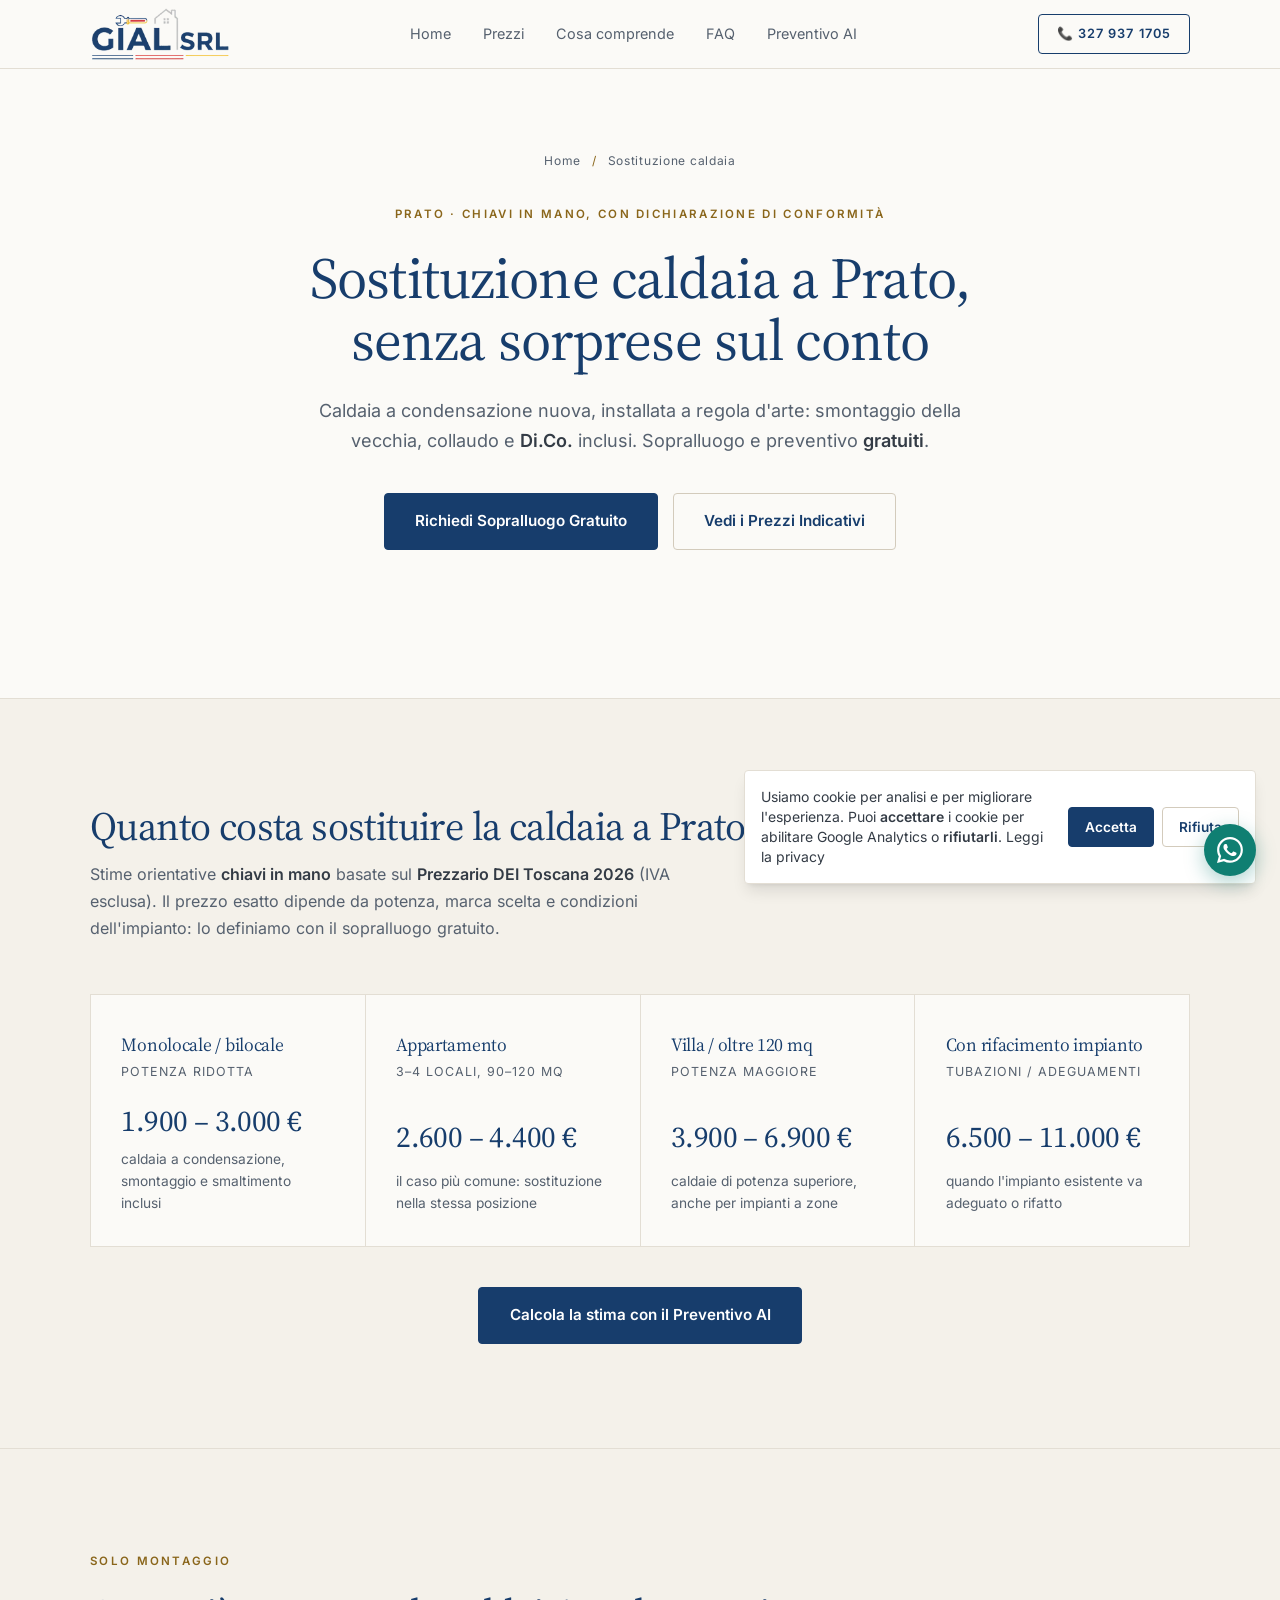
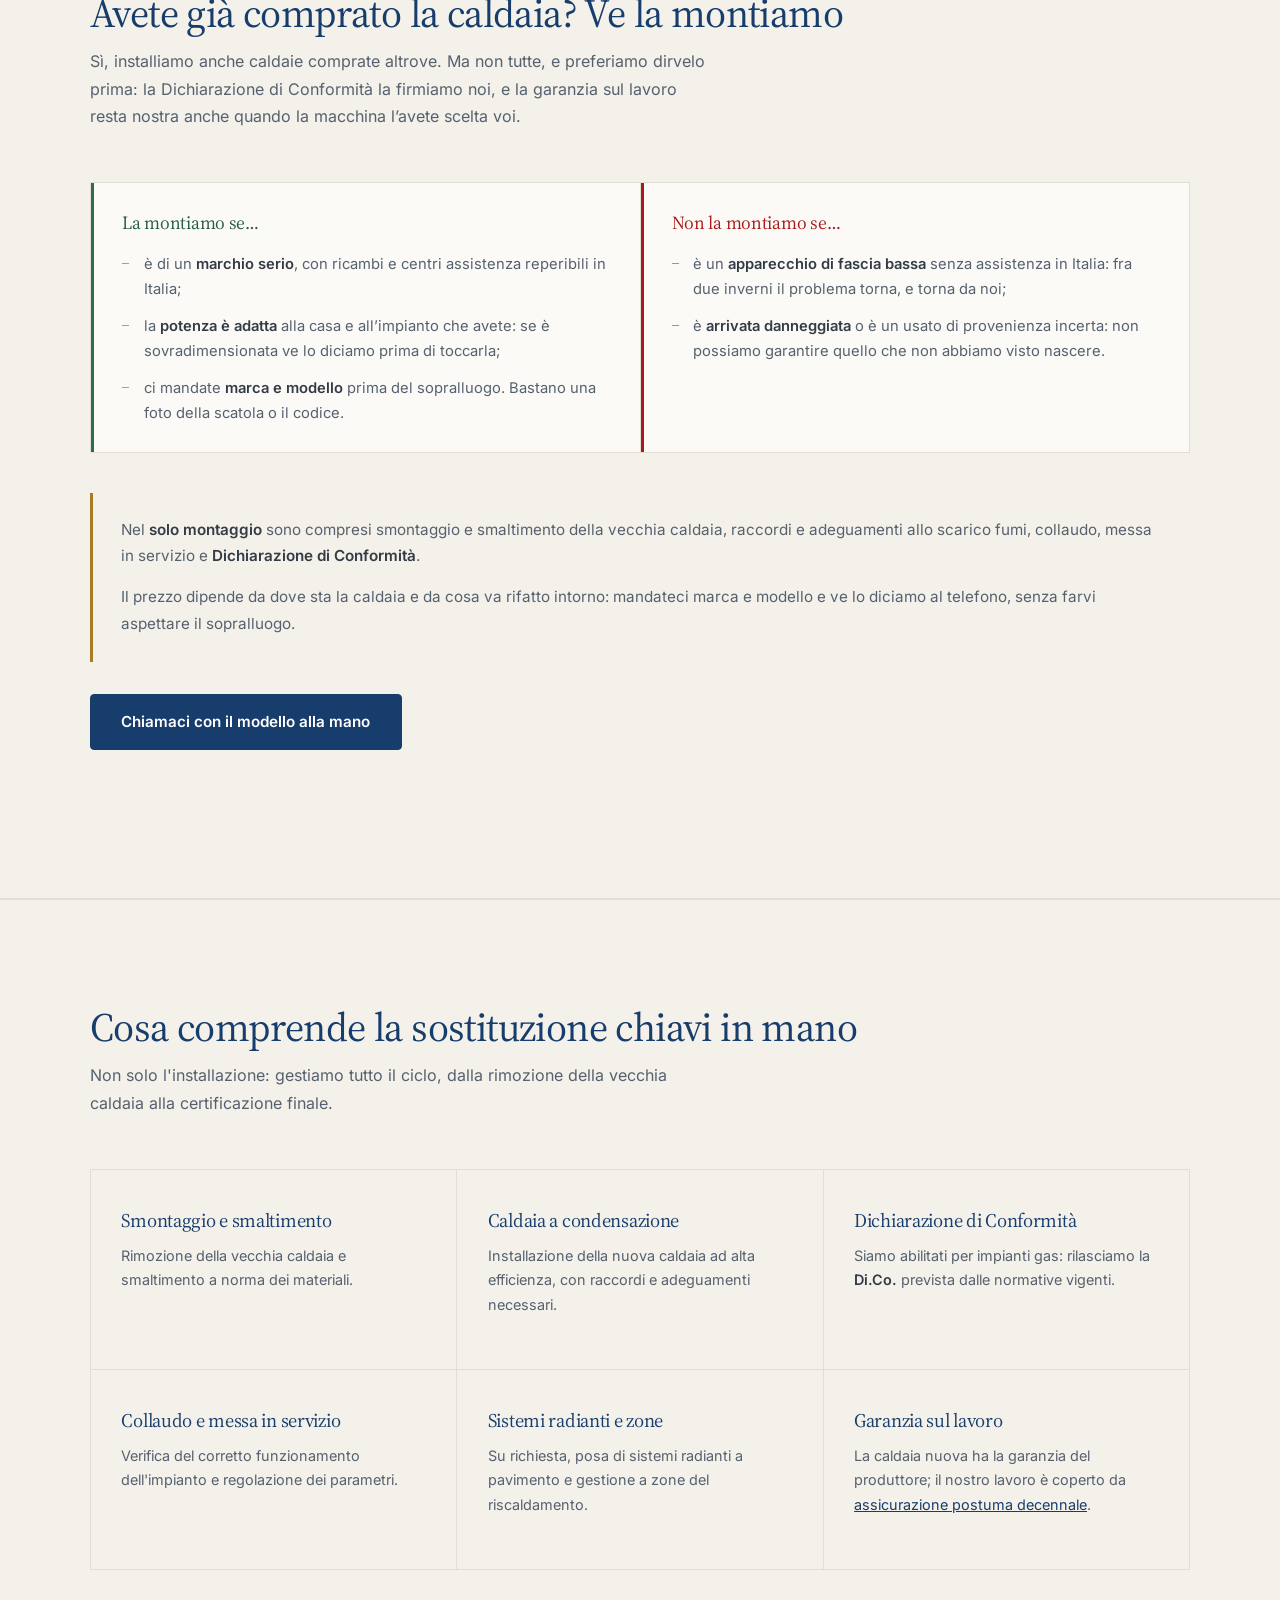
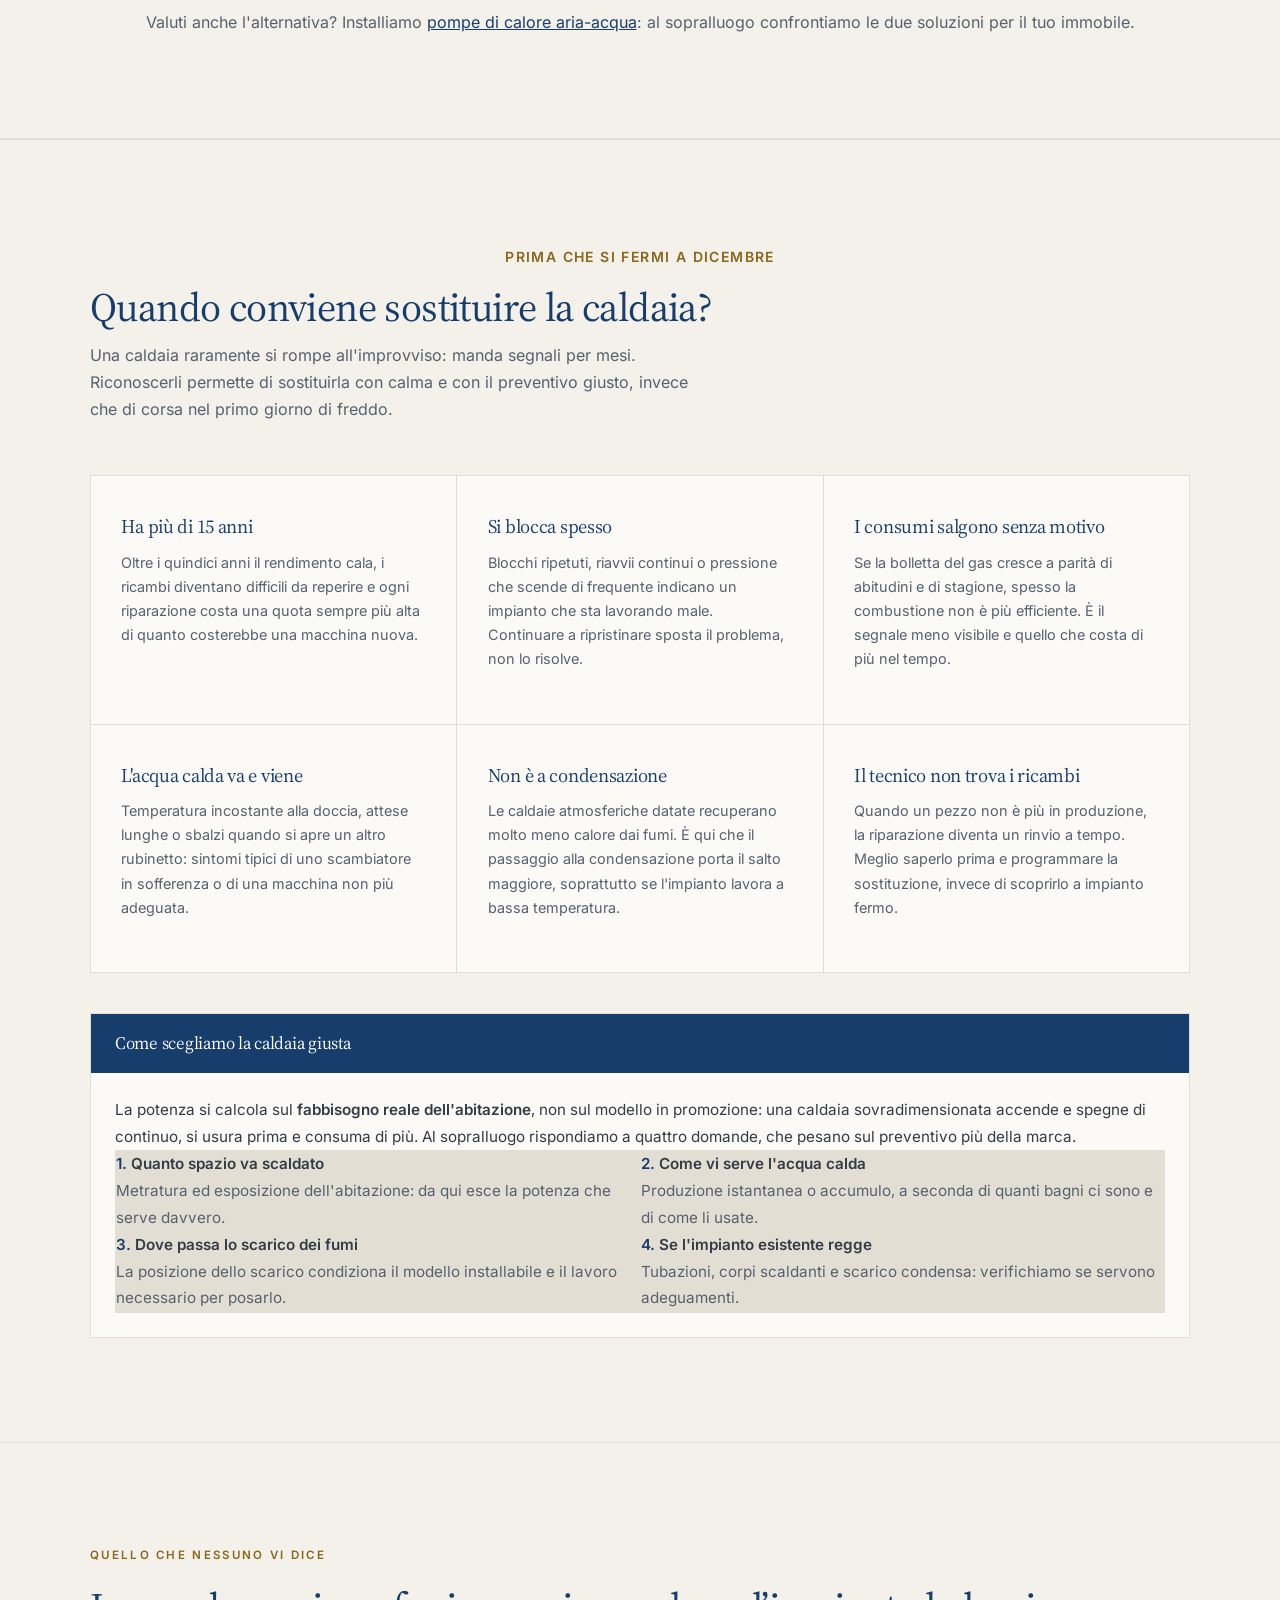
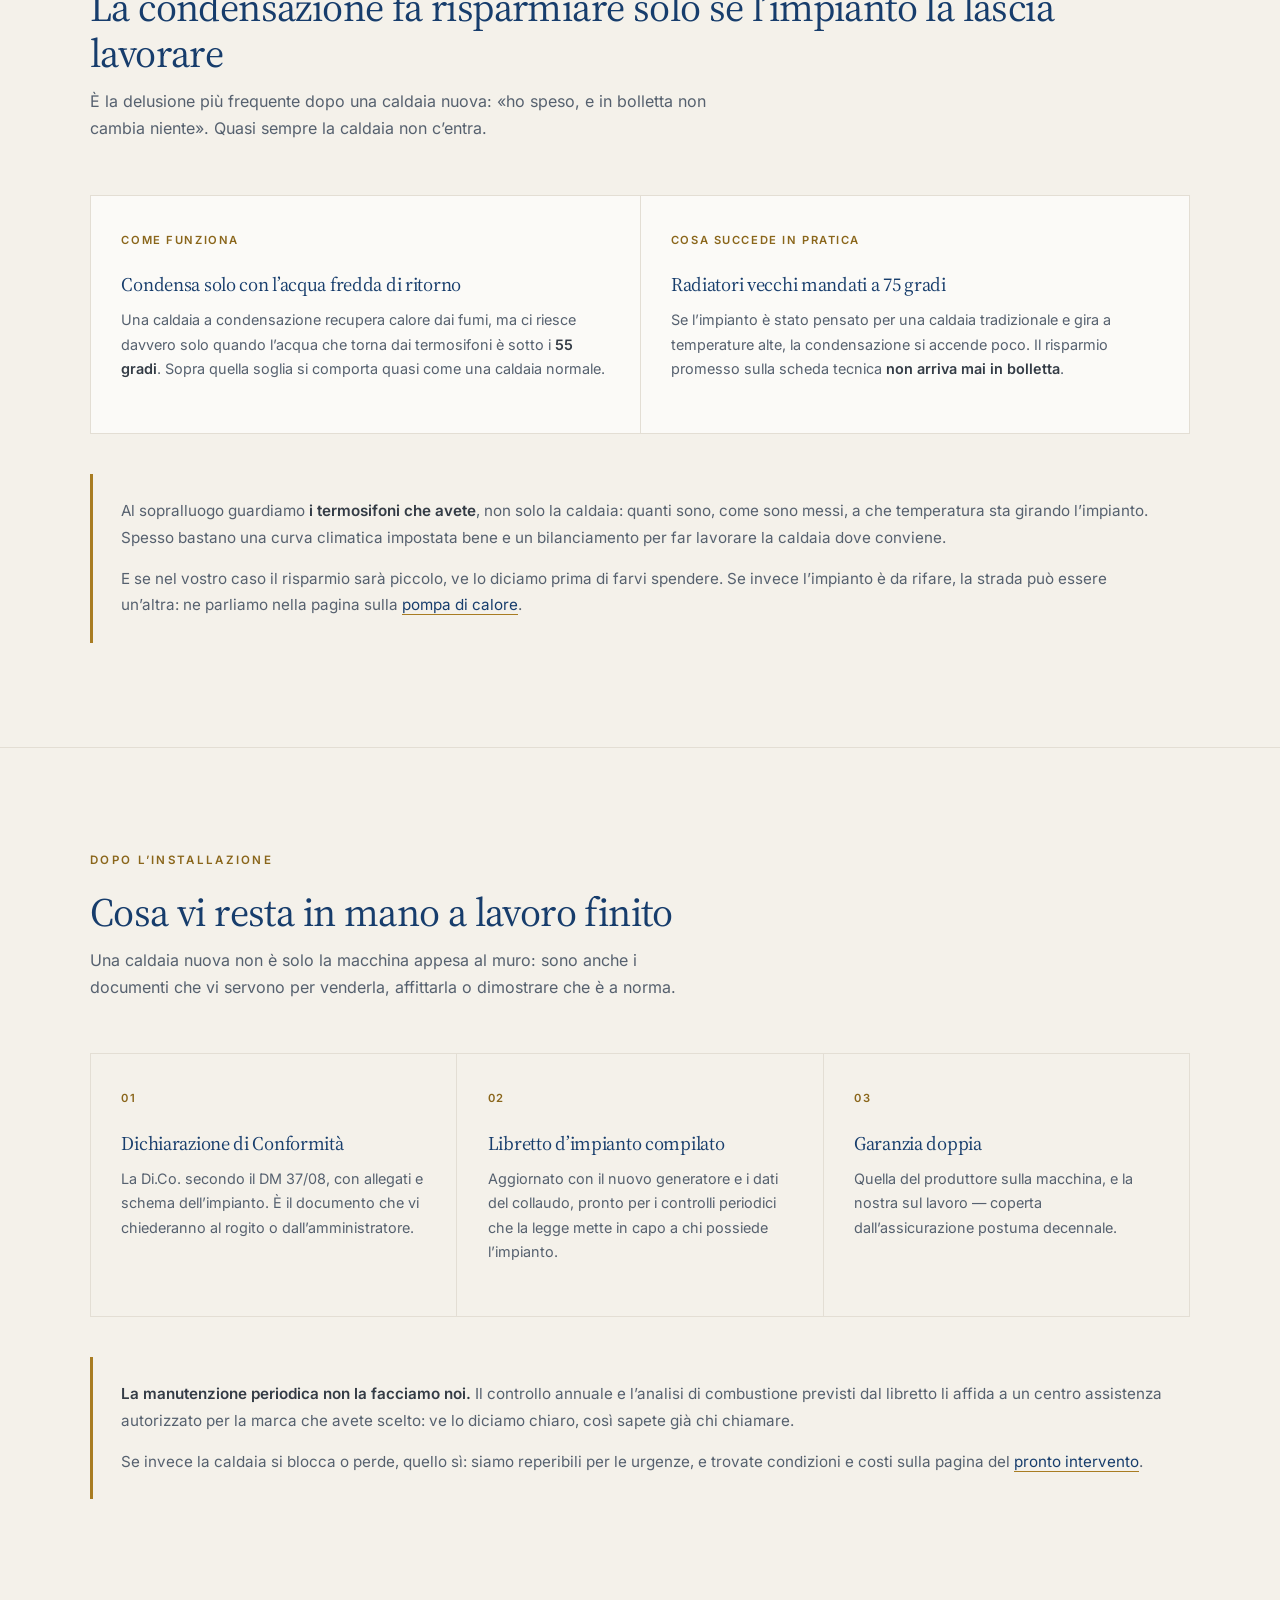
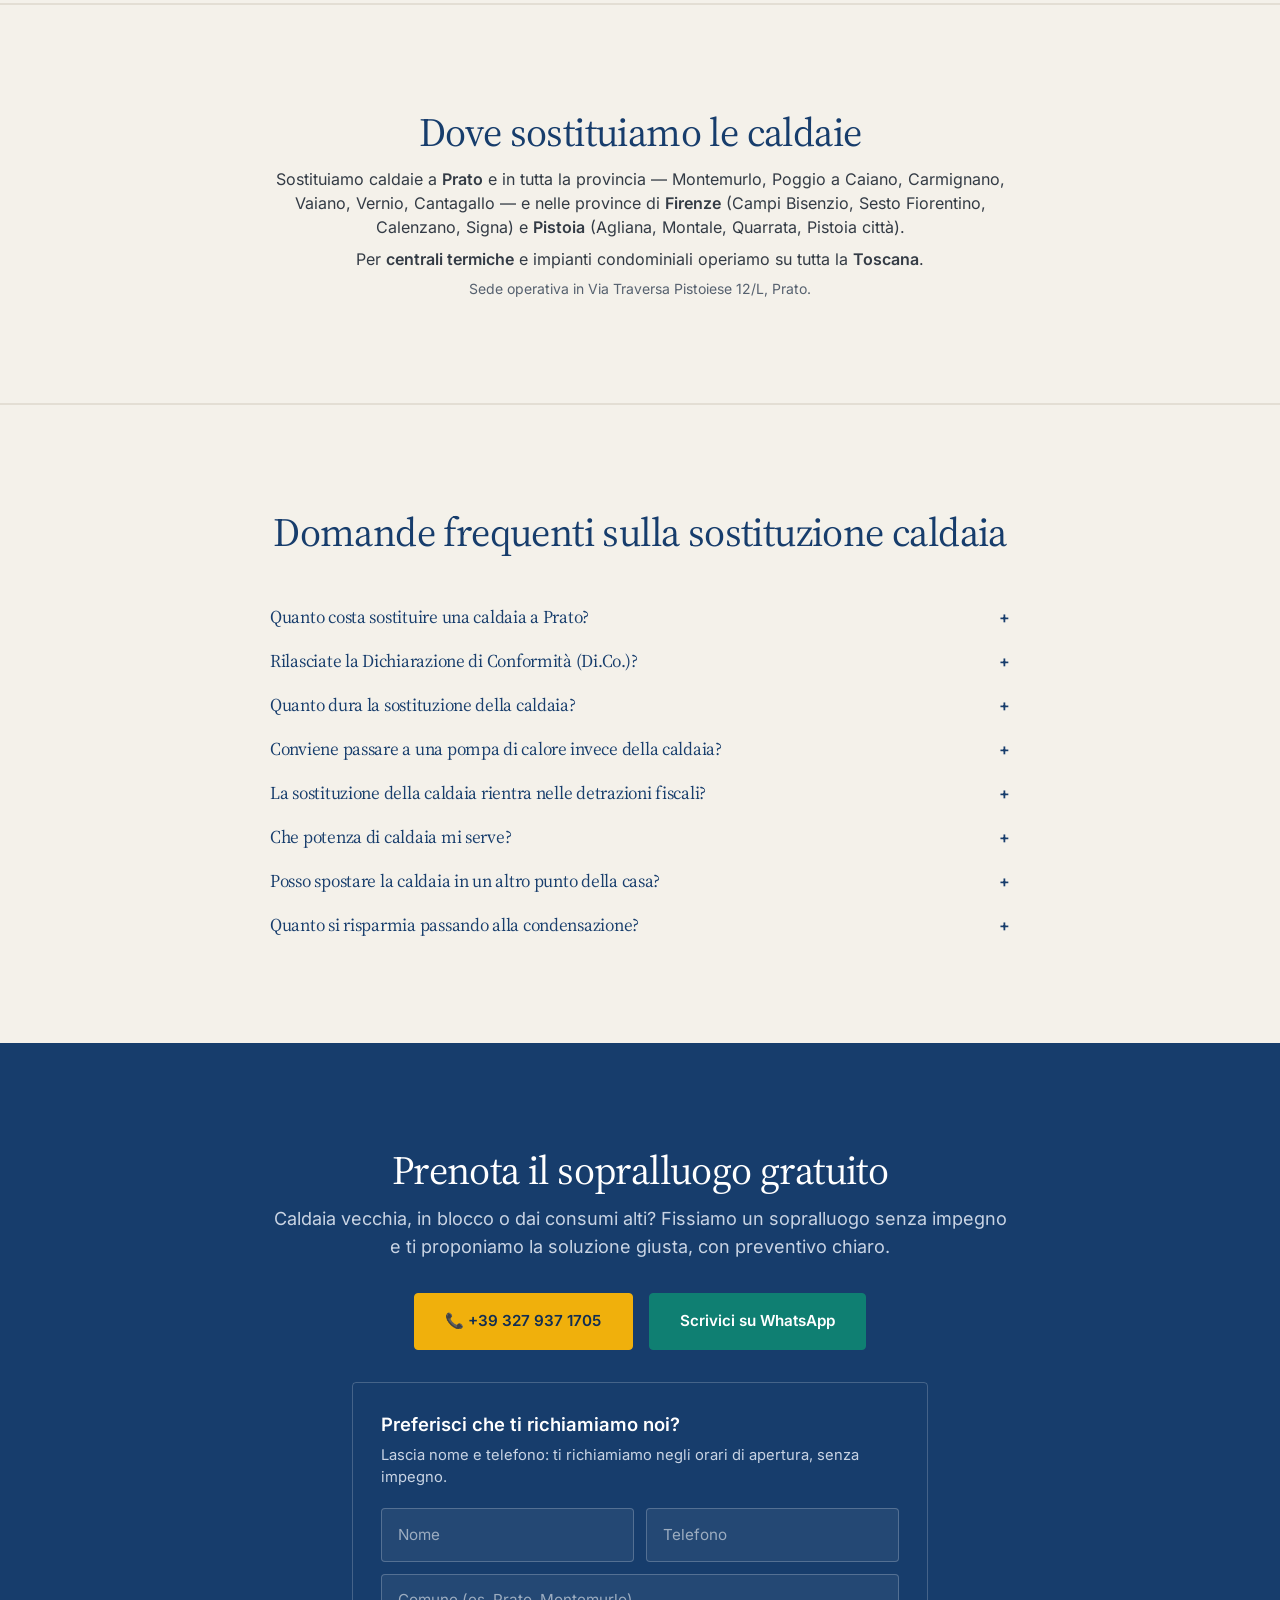
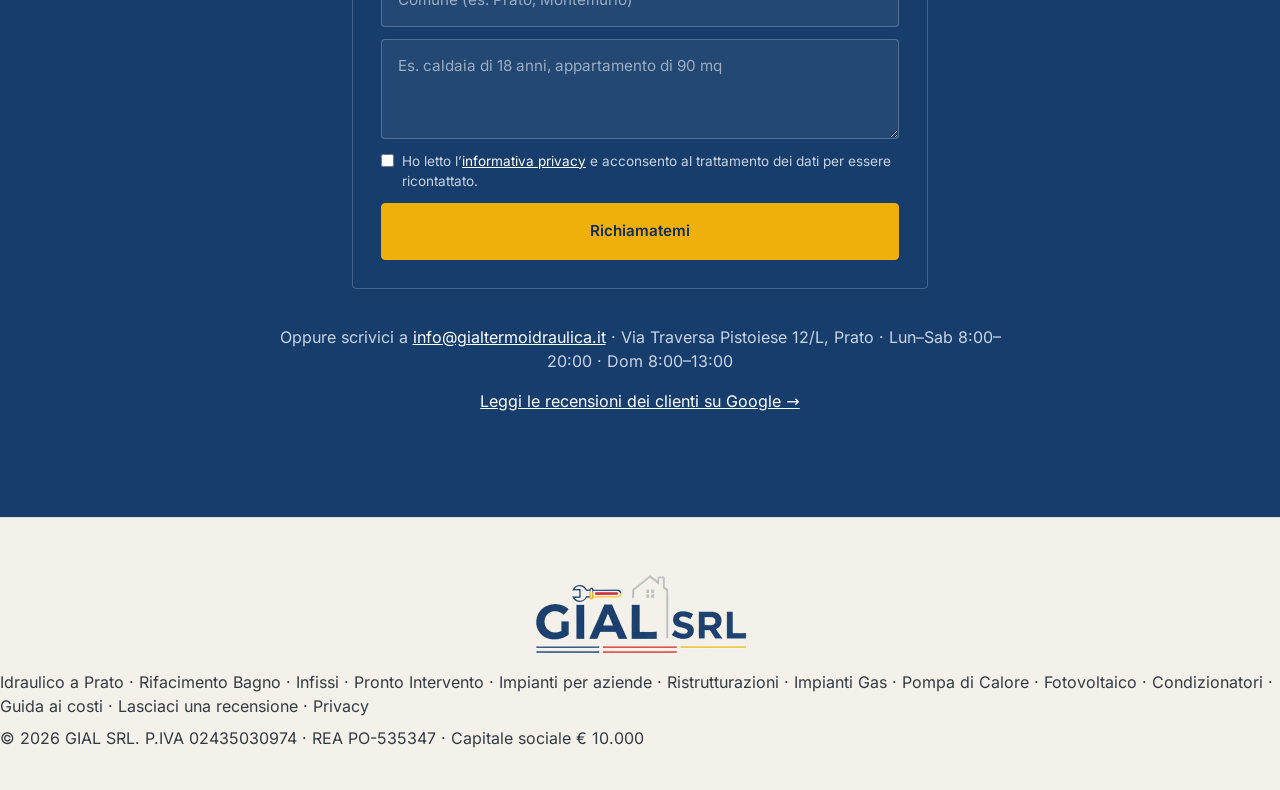
<file: sostituzione-caldaia-prato/index.html>
<!DOCTYPE html>
<html lang="it" class="scroll-smooth">
<head>
    <meta charset="UTF-8">
    <meta name="viewport" content="width=device-width, initial-scale=1.0, maximum-scale=5, user-scalable=yes">
    <meta name="theme-color" content="#173D6C">
    <meta name="geo.region" content="IT-PO">
    <meta name="geo.placename" content="Prato">

    <title>Sostituzione Caldaia a Prato — Prezzi | GIAL SRL</title>
    <meta name="description" content="Caldaia a condensazione chiavi in mano a Prato da 1.900 €, con Dichiarazione di Conformità. Sopralluogo gratuito e assicurazione decennale." />
    <meta name="robots" content="index, follow, max-snippet:-1, max-image-preview:large" />
    <link rel="canonical" href="https://gialtermoidraulica.it/sostituzione-caldaia-prato/" />

    <meta property="og:title" content="Sostituzione Caldaia a Prato — Prezzi | GIAL SRL" />
    <meta property="og:description" content="Caldaia nuova chiavi in mano con Di.Co.: prezzi indicativi basati su Prezzario DEI Toscana 2026, sopralluogo gratuito a Prato, Firenze e Pistoia." />
    <meta property="og:type" content="website" />
    <meta property="og:url" content="https://gialtermoidraulica.it/sostituzione-caldaia-prato/" />
    <meta property="og:image" content="https://gialtermoidraulica.it/img/og-image.png" />
    <meta property="og:image:width" content="1200" />
    <meta property="og:image:height" content="630" />
    <meta property="og:image:alt" content="GIAL SRL — termoidraulica e impianti a Prato" />
    <meta name="twitter:card" content="summary_large_image" />
    <meta name="twitter:title" content="Sostituzione Caldaia a Prato — Prezzi | GIAL SRL" />
    <meta name="twitter:description" content="Caldaia a condensazione chiavi in mano a Prato da 1.900 €, con Dichiarazione di Conformità. Sopralluogo gratuito e assicurazione decennale." />
    <meta name="twitter:image" content="https://gialtermoidraulica.it/img/og-image.png" />
    <meta property="og:site_name" content="GIAL SRL" />
    <meta property="og:locale" content="it_IT" />

    <link rel="icon" href="/favicon.ico" sizes="any">
    <link rel="icon" type="image/png" sizes="32x32" href="/favicon-32.png">
    <link rel="icon" type="image/png" sizes="16x16" href="/favicon-16.png">
    <link rel="apple-touch-icon" sizes="180x180" href="/apple-touch-icon.png">
    <link rel="manifest" href="/site.webmanifest">

    <link rel="preload" href="/fonts/source-serif-4-latin.woff2" as="font" type="font/woff2" crossorigin>
    <link rel="preload" href="/fonts/inter-latin.woff2" as="font" type="font/woff2" crossorigin>
    <link rel="stylesheet" href="/css/style.css">
    <link rel="stylesheet" href="/css/gial-studio.css">

    <style>
        /* Utility non presenti nel CSS precompilato (come nel blocco patch della home) */
        .flex-wrap { flex-wrap: wrap; }
        .whitespace-nowrap { white-space: nowrap; }
        .border-2 { border-width: 2px; }
        .max-w-2xl { max-width: 42rem; }
        .tracking-widest { letter-spacing: 0.1em; }
        .mt-3 { margin-top: 0.75rem; }
        .text-2xl { font-size: 1.5rem; line-height: 2rem; }
        .hover\:bg-blue-50:hover { background-color: #eff6ff; }
        @media (min-width: 640px) {
          .sm\:flex-row { flex-direction: row; }
        }
        @media (min-width: 768px) {
          .md\:text-left { text-align: left; }
          .md\:justify-start { justify-content: flex-start; }
        }
        .text-accent { color: #b07d10; }
        .mb-1 { margin-bottom: 0.25rem; }
        .py-4 { padding-top: 1rem; padding-bottom: 1rem; }
        @media (prefers-reduced-motion: reduce) {
            html { scroll-behavior: auto !important; }
        }
    
        /* Barra fissa chiama/WhatsApp su mobile */
        .call-bar { position: fixed; left: 0; right: 0; bottom: 0; z-index: 50; }
        @media (min-width: 768px) { .call-bar { display: none; } }
        @media (max-width: 767px) {
            body { padding-bottom: 3.5rem; }
            #cookie-banner { bottom: 4.5rem; }
        }
    </style>

    <script type="application/ld+json">
    {
        "@context": "https://schema.org",
        "@type": "Service",
        "name": "Sostituzione Caldaia a Prato — GIAL SRL",
        "serviceType": "Sostituzione e installazione caldaie a condensazione",
        "provider": {
            "@type": "Plumber",
            "@id": "https://gialtermoidraulica.it/",
            "name": "GIAL SRL",
            "telephone": "+393279371705",
            "address": {
                "@type": "PostalAddress",
                "streetAddress": "Via Traversa Pistoiese 12/L",
                "addressLocality": "Prato",
                "addressRegion": "PO",
                "postalCode": "59100",
                "addressCountry": "IT"
            }
        },
        "areaServed": ["Prato","Firenze","Pistoia","Toscana"],
        "url": "https://gialtermoidraulica.it/sostituzione-caldaia-prato/",
        "description": "Sostituzione caldaia a condensazione chiavi in mano a Prato: smontaggio e smaltimento della vecchia caldaia, installazione, raccordi, collaudo e Dichiarazione di Conformità (Di.Co.). Sopralluogo gratuito e assicurazione postuma decennale."
    }
    </script>
    <script type="application/ld+json">
    {
        "@context": "https://schema.org",
        "@type": "BreadcrumbList",
        "itemListElement": [
            {"@type":"ListItem","position":1,"name":"Home","item":"https://gialtermoidraulica.it/"},
            {"@type":"ListItem","position":2,"name":"Sostituzione Caldaia a Prato","item":"https://gialtermoidraulica.it/sostituzione-caldaia-prato/"}
        ]
    }
    </script>
    <script type="application/ld+json">
    {
        "@context": "https://schema.org",
        "@type": "FAQPage",
        "inLanguage": "it-IT",
        "mainEntity": [
            {
                "@type": "Question",
                "name": "Quanto costa sostituire una caldaia a Prato?",
                "acceptedAnswer": {
                    "@type": "Answer",
                    "text": "Come stima orientativa basata sul Prezzario DEI Toscana 2026 (chiavi in mano, IVA esclusa): per un monolocale o bilocale da 1.900 a 3.000 euro, per un appartamento di 90-120 mq da 2.600 a 4.400 euro, per una villa oltre 120 mq da 3.900 a 6.900 euro. Se serve anche il rifacimento dell'impianto si va da 6.500 a 11.000 euro. Il prezzo esatto dipende dal sopralluogo, che è gratuito."
                }
            },
            {
                "@type": "Question",
                "name": "Rilasciate la Dichiarazione di Conformità (Di.Co.)?",
                "acceptedAnswer": {
                    "@type": "Answer",
                    "text": "Sì. Siamo abilitati per impianti gas civili e industriali e al termine dell'installazione rilasciamo la Dichiarazione di Conformità (Di.Co.) prevista dalle normative vigenti."
                }
            },
            {
                "@type": "Question",
                "name": "Quanto dura la sostituzione della caldaia?",
                "acceptedAnswer": {
                    "@type": "Answer",
                    "text": "Per una sostituzione standard (stessa posizione, impianto esistente in buono stato) è in genere questione di una giornata di lavoro. I tempi esatti li confermiamo al sopralluogo, prima dell'inizio dei lavori."
                }
            },
            {
                "@type": "Question",
                "name": "Conviene passare a una pompa di calore invece della caldaia?",
                "acceptedAnswer": {
                    "@type": "Answer",
                    "text": "Dipende dall'immobile, dall'impianto esistente e dalle abitudini di consumo. Installiamo sia caldaie a condensazione sia pompe di calore aria-acqua: durante il sopralluogo gratuito valutiamo insieme la soluzione più conveniente per il tuo caso."
                }
            },
            {
                "@type": "Question",
                "name": "La sostituzione della caldaia rientra nelle detrazioni fiscali?",
                "acceptedAnswer": {
                    "@type": "Answer",
                    "text": "In molti casi sì: la sostituzione con una caldaia a condensazione ad alta efficienza può accedere alle agevolazioni fiscali vigenti. Aliquote e requisiti cambiano ogni anno, e sulla caldaia contano la classe di efficienza e la sostituzione del generatore: al sopralluogo gratuito verifichiamo se la macchina scelta rientra."
                }
            },
            {
                "@type": "Question",
                "name": "Che potenza di caldaia mi serve?",
                "acceptedAnswer": {
                    "@type": "Answer",
                    "text": "Si calcola sul fabbisogno reale: metratura, esposizione, isolamento, numero di bagni e se serve o meno un accumulo per l'acqua calda. Prendere più potenza \"per stare sicuri\" è controproducente, perché una caldaia sovradimensionata si accende e si spegne di continuo, si usura prima e consuma di più. Il dimensionamento lo facciamo al sopralluogo gratuito."
                }
            },
            {
                "@type": "Question",
                "name": "Posso spostare la caldaia in un altro punto della casa?",
                "acceptedAnswer": {
                    "@type": "Answer",
                    "text": "Spesso sì, ma non ovunque. Vanno verificati il percorso dello scarico dei fumi, la ventilazione del locale, la distanza dai punti di utilizzo e il tracciato di gas e acqua. È una delle prime cose che controlliamo al sopralluogo, perché incide sensibilmente sul preventivo."
                }
            },
            {
                "@type": "Question",
                "name": "Quanto si risparmia passando alla condensazione?",
                "acceptedAnswer": {
                    "@type": "Answer",
                    "text": "Dipende dalla caldaia che si sostituisce, dall'impianto e dalle abitudini di casa. Il salto più marcato si ottiene sostituendo una vecchia caldaia atmosferica, e il rendimento migliora ulteriormente se l'impianto può lavorare a bassa temperatura, per esempio con radiatori maggiorati o con un sistema radiante. Al sopralluogo ti diciamo cosa aspettarti nel tuo caso specifico, senza promettere cifre che non possiamo garantire."
                }
            }
        ]
    }
    </script>

    <!-- Cookie consent: carica gtag solo dopo consenso (stessa logica della home) -->
    <script>
        (function(){
                // Consent Mode v2: Analytics parte sempre, ma senza cookie finché il visitatore non accetta
                window.dataLayer = window.dataLayer || [];
                function gtag(){dataLayer.push(arguments);} window.gtag = gtag;
                var _gc = (document.cookie.match(/(?:^|; )gial_cookie_consent=([^;]*)/) || [])[1];
                gtag('consent', 'default', {'analytics_storage': _gc === 'granted' ? 'granted' : 'denied', 'ad_storage': 'denied', 'ad_user_data': 'denied', 'ad_personalization': 'denied'});
                gtag('js', new Date()); gtag('config', 'G-4QWQKJ6TL6');
                var _gs = document.createElement('script'); _gs.async = true; _gs.src = 'https://www.googletagmanager.com/gtag/js?id=G-4QWQKJ6TL6'; document.head.appendChild(_gs);
                if (_gc === 'granted') window.gtagLoaded = true;
            
            function setCookie(name,value,days){
                var d=new Date();
                d.setTime(d.getTime()+days*24*60*60*1000);
                var expires = "expires="+d.toUTCString();
                var s=name+"="+value+";"+expires+";path=/;SameSite=Lax";
                if(location.protocol==='https:') s += ";Secure";
                document.cookie = s;
            }
            function getCookie(name){var m=document.cookie.split('; ').find(row=>row.startsWith(name+'=')); return m?m.split('=')[1]:null;}
            function loadGtag(){ if(window.gtagLoaded) return; window.gtagLoaded = true; window.gtag('consent', 'update', {'analytics_storage': 'granted'}); }
            window.GIALCookieConsent = {
                accept: function(){ setCookie('gial_cookie_consent','granted',365); loadGtag(); var b=document.getElementById('cookie-banner'); if(b) b.classList.add('hidden');},
                decline: function(){ setCookie('gial_cookie_consent','denied',365); var b=document.getElementById('cookie-banner'); if(b) b.classList.add('hidden');}
            };
            function updateCookieBanner() {
                var consent = getCookie('gial_cookie_consent');
                var b = document.getElementById('cookie-banner');
                if (consent) {
                    if (b) b.classList.add('hidden');
                    if (consent === 'granted') loadGtag();
                } else {
                    if (b) b.classList.remove('hidden');
                }
            }
            document.addEventListener('DOMContentLoaded', updateCookieBanner);
        })();
    </script>
</head>
<body class="bg-gray-50 text-gray-800">
    <a href="#main-content" class="skip-link">Salta al contenuto</a>

    <!-- Banner consenso cookie -->
    <div id="cookie-banner" class="fixed bottom-4 left-4 right-4 md:left-auto md:right-6 md:max-w-lg bg-white border border-gray-200 shadow-lg rounded-lg p-4 flex items-center gap-4 z-50 hidden">
        <div class="flex-1 text-sm text-gray-700">Usiamo cookie per analisi e per migliorare l'esperienza. Puoi <strong>accettare</strong> i cookie per abilitare Google Analytics o <strong>rifiutarli</strong>. <a href="/#privacy" class="">Leggi la privacy</a></div>
        <div class="flex gap-2">
            <button onclick="GIALCookieConsent.accept()" class="g-btn g-btn-primary" style="padding:.55rem 1rem;font-size:.85rem">Accetta</button>
            <button onclick="GIALCookieConsent.decline()" class="g-btn g-btn-outline" style="padding:.55rem 1rem;font-size:.85rem">Rifiuta</button>
        </div>
    </div>

    <nav class="g-nav fixed w-full z-50" aria-label="Menu principale">
        <div class="g-wrap pt-2 flex flex-col">
            <div class="w-full flex justify-between items-center pb-2">
            <a href="/" class="inline-block align-middle" aria-label="Homepage GIAL SRL">
                <img src="/img/gial-logo-rettangolo-nosfondo.webp" width="527" height="197" alt="Logo GIAL Termoidraulica Prato" style="height:52px; width:auto;" fetchpriority="high">
            </a>
            <div class="hidden md:flex space-x-8 items-center">
                <a href="/" class="g-nav-link">Home</a>
                <a href="#prezzi" class="g-nav-link">Prezzi</a>
                <a href="#cosa-comprende" class="g-nav-link">Cosa comprende</a>
                <a href="#faq-caldaia" class="g-nav-link">FAQ</a>
                <a href="/#preventivo" class="g-nav-link">Preventivo AI</a>
            </div>
            <div class="flex items-center gap-2">
                <button id="mobileMenuBtn" class="md:hidden p-2 text-gray-600 hover:bg-gray-100 transition focus:outline-none" style="border-radius:4px" aria-label="Apri menu di navigazione" aria-expanded="false" aria-controls="mobileMenu">
                    <svg id="hamburgerIcon" xmlns="http://www.w3.org/2000/svg" class="h-6 w-6" fill="none" viewBox="0 0 24 24" stroke="currentColor" stroke-width="2">
                        <path stroke-linecap="round" stroke-linejoin="round" d="M4 6h16M4 12h16M4 18h16" />
                    </svg>
                    <svg id="closeMenuIcon" xmlns="http://www.w3.org/2000/svg" class="h-6 w-6 hidden" fill="none" viewBox="0 0 24 24" stroke="currentColor" stroke-width="2">
                        <path stroke-linecap="round" stroke-linejoin="round" d="M6 18L18 6M6 6l12 12" />
                    </svg>
                </button>
            <a href="tel:+393279371705" onclick="if(window.gtag){ gtag('event','click_call',{'posizione':'nav_caldaia'}); }" class="g-nav-phone" aria-label="Chiama ora GIAL SRL"><span class="g-nav-txt">Chiama ora</span><span class="g-nav-num">📞 327 937 1705</span></a>
            </div>
        </div>
            <div id="mobileMenu" class="hidden md:hidden border-t border-gray-200 py-2" role="navigation" aria-label="Menu mobile">
                <div class="flex flex-col">
                    <a href="/" class="px-4 py-3 text-gray-700 hover:bg-gray-50 font-medium transition">Home</a>
                    <a href="#prezzi" class="px-4 py-3 text-gray-700 hover:bg-gray-50 font-medium transition">Prezzi</a>
                    <a href="#cosa-comprende" class="px-4 py-3 text-gray-700 hover:bg-gray-50 font-medium transition">Cosa comprende</a>
                    <a href="#faq-caldaia" class="px-4 py-3 text-gray-700 hover:bg-gray-50 font-medium transition">FAQ</a>
                    <a href="/#preventivo" class="px-4 py-3 text-gray-700 hover:bg-gray-50 font-medium transition">Preventivo AI</a>
                    <p class="gial-mob-label">Tutti i servizi</p>
                    <a href="/impianti-termoidraulici-aziende-prato/" class="px-4 py-3 text-gray-700 hover:bg-gray-50 font-medium transition">Impianti per aziende e cantieri</a>
                    <a href="/ristrutturazioni-chiavi-in-mano-prato/" class="px-4 py-3 text-gray-700 hover:bg-gray-50 font-medium transition">Ristrutturazioni chiavi in mano</a>
                    <a href="/pompa-di-calore-prato/" class="px-4 py-3 text-gray-700 hover:bg-gray-50 font-medium transition">Pompe di calore</a>
                    <a href="/impianto-fotovoltaico-prato/" class="px-4 py-3 text-gray-700 hover:bg-gray-50 font-medium transition">Impianto fotovoltaico</a>
                    <a href="/installazione-condizionatori-prato/" class="px-4 py-3 text-gray-700 hover:bg-gray-50 font-medium transition">Installazione condizionatori</a>
                    <a href="/impianti-gas-prato/" class="px-4 py-3 text-gray-700 hover:bg-gray-50 font-medium transition">Impianti gas a norma</a>
                    <a href="/rifacimento-bagno-prato/" class="px-4 py-3 text-gray-700 hover:bg-gray-50 font-medium transition">Rifacimento bagno</a>
                    <a href="/infissi-serramenti-prato/" class="px-4 py-3 text-gray-700 hover:bg-gray-50 font-medium transition">Infissi e serramenti</a>
                    <a href="/pronto-intervento-idraulico-prato/" class="px-4 py-3 text-gray-700 hover:bg-gray-50 font-medium transition">Pronto intervento idraulico</a>
                    <a href="/guide/quanto-costa-ristrutturare-casa-prato/" class="px-4 py-3 text-gray-700 hover:bg-gray-50 font-medium transition">Guida ai costi</a>
                    <p class="gial-mob-label">Azienda</p>
                    <a href="/#chi-siamo" class="px-4 py-3 text-gray-700 hover:bg-gray-50 font-medium transition">Chi siamo</a>
                    <a href="/#contatti" class="px-4 py-3 text-gray-700 hover:bg-gray-50 font-medium transition">Contatti</a>
                </div>
            </div>
        </div>
    </nav>
    <script>
    // Menu mobile: stesso comportamento della home
    (function() {
        var btn = document.getElementById('mobileMenuBtn');
        var menu = document.getElementById('mobileMenu');
        var hamburger = document.getElementById('hamburgerIcon');
        var closeIcon = document.getElementById('closeMenuIcon');
        if (!btn || !menu) return;
        btn.addEventListener('click', function() {
            var isOpen = !menu.classList.contains('hidden');
            menu.classList.toggle('hidden');
            hamburger.classList.toggle('hidden');
            closeIcon.classList.toggle('hidden');
            btn.setAttribute('aria-expanded', String(!isOpen));
        });
        menu.querySelectorAll('a').forEach(function(link) {
            link.addEventListener('click', function() {
                menu.classList.add('hidden');
                hamburger.classList.remove('hidden');
                closeIcon.classList.add('hidden');
                btn.setAttribute('aria-expanded', 'false');
            });
        });
    })();
    </script>


    <header class="g-hero g-hero--center g-hero--crumbed">
        <div class="g-wrap-narrow">
            <nav class="g-crumbs" aria-label="Percorso di navigazione"><a href="/">Home</a> <span>/</span> Sostituzione caldaia</nav>
            <p class="g-eyebrow">Prato &middot; chiavi in mano, con dichiarazione di conformit&agrave;</p>
            <h1 class="g-h1">Sostituzione caldaia a Prato, senza sorprese sul conto</h1>
            <p class="g-lead">Caldaia a condensazione nuova, installata a regola d'arte: smontaggio della vecchia, collaudo e <strong>Di.Co.</strong> inclusi. Sopralluogo e preventivo <strong>gratuiti</strong>.</p>
            <div class="g-hero-actions">
                <a href="#contatti-caldaia" class="g-btn g-btn-primary">Richiedi Sopralluogo Gratuito</a>
                <a href="#prezzi" class="g-btn g-btn-outline">Vedi i Prezzi Indicativi</a>
            </div>
        </div>
    </header>

    <main id="main-content">

    <section id="prezzi" class="g-section g-section--line" aria-labelledby="prezzi-heading">
        <div class="g-wrap">
            <h2 class="g-h2" id="prezzi-heading">Quanto costa sostituire la caldaia a Prato?</h2>
            <p class="g-h2-sub g-head-end">Stime orientative <strong>chiavi in mano</strong> basate sul <strong>Prezzario DEI Toscana 2026</strong> (IVA esclusa). Il prezzo esatto dipende da potenza, marca scelta e condizioni dell'impianto: lo definiamo con il sopralluogo gratuito.</p>
            <div class="g-grid-hair" style="margin-bottom:2.5rem">
                <div class="g-card g-price">
                    <h3 class="">Monolocale / bilocale</h3>
                    <p class="g-price-note">potenza ridotta</p>
                    <p class="g-price-val">1.900 – 3.000 €</p>
                    <p class="text-gray-600 text-sm">caldaia a condensazione, smontaggio e smaltimento inclusi</p>
                </div>
                <div class="g-card g-price">
                    <h3 class="">Appartamento</h3>
                    <p class="g-price-note">3–4 locali, 90–120 mq</p>
                    <p class="g-price-val">2.600 – 4.400 €</p>
                    <p class="text-gray-600 text-sm">il caso più comune: sostituzione nella stessa posizione</p>
                </div>
                <div class="g-card g-price">
                    <h3 class="">Villa / oltre 120 mq</h3>
                    <p class="g-price-note">potenza maggiore</p>
                    <p class="g-price-val">3.900 – 6.900 €</p>
                    <p class="text-gray-600 text-sm">caldaie di potenza superiore, anche per impianti a zone</p>
                </div>
                <div class="g-card g-price">
                    <h3 class="">Con rifacimento impianto</h3>
                    <p class="g-price-note">tubazioni / adeguamenti</p>
                    <p class="g-price-val">6.500 – 11.000 €</p>
                    <p class="text-gray-600 text-sm">quando l'impianto esistente va adeguato o rifatto</p>
                </div>
            </div>
            <div class="text-center">
                <a href="/#preventivo" class="g-btn g-btn-primary">Calcola la stima con il Preventivo AI</a>
            </div>
        </div>
    </section>

    <section id="caldaia-tua" class="g-section g-section--alt" aria-labelledby="caldaia-tua-heading">
        <div class="g-wrap">
            <p class="g-eyebrow">Solo montaggio</p>
            <h2 class="g-h2" id="caldaia-tua-heading">Avete gi&agrave; comprato la caldaia? Ve la montiamo</h2>
            <p class="g-h2-sub g-head-end">S&igrave;, installiamo anche caldaie comprate altrove. Ma non tutte, e preferiamo dirvelo prima: la Dichiarazione di Conformit&agrave; la firmiamo noi, e la garanzia sul lavoro resta nostra anche quando la macchina l&rsquo;avete scelta voi.</p>
            <div class="g-grid-hair g-grid-hair--2" style="margin-bottom:2.5rem">
                <div class="g-callout g-callout--si">
                    <h3>La montiamo se&hellip;</h3>
                    <ul>
                        <li>&egrave; di un <strong>marchio serio</strong>, con ricambi e centri assistenza reperibili in Italia;</li>
                        <li>la <strong>potenza &egrave; adatta</strong> alla casa e all&rsquo;impianto che avete: se &egrave; sovradimensionata ve lo diciamo prima di toccarla;</li>
                        <li>ci mandate <strong>marca e modello</strong> prima del sopralluogo. Bastano una foto della scatola o il codice.</li>
                    </ul>
                </div>
                <div class="g-callout g-callout--no">
                    <h3>Non la montiamo se&hellip;</h3>
                    <ul>
                        <li>&egrave; un <strong>apparecchio di fascia bassa</strong> senza assistenza in Italia: fra due inverni il problema torna, e torna da noi;</li>
                        <li>&egrave; <strong>arrivata danneggiata</strong> o &egrave; un usato di provenienza incerta: non possiamo garantire quello che non abbiamo visto nascere.</li>
                    </ul>
                </div>
            </div>
            <div class="g-note">
                <p>Nel <strong>solo montaggio</strong> sono compresi smontaggio e smaltimento della vecchia caldaia, raccordi e adeguamenti allo scarico fumi, collaudo, messa in servizio e <strong>Dichiarazione di Conformit&agrave;</strong>.</p>
                <p>Il prezzo dipende da dove sta la caldaia e da cosa va rifatto intorno: mandateci marca e modello e ve lo diciamo al telefono, senza farvi aspettare il sopralluogo.</p>
            </div>
            <div class="g-hero-actions" style="margin-top:2rem">
                <a href="tel:+393279371705" onclick="if(window.gtag){ gtag('event','click_call',{'posizione':'solo_montaggio_caldaia'}); }" class="g-btn g-btn-primary">Chiamaci con il modello alla mano</a>
            </div>
        </div>
    </section>

    <section id="cosa-comprende" class="g-section g-section--alt" aria-labelledby="comprende-heading">
        <div class="g-wrap">
            <h2 class="g-h2" id="comprende-heading">Cosa comprende la sostituzione chiavi in mano</h2>
            <p class="g-h2-sub g-head-end">Non solo l'installazione: gestiamo tutto il ciclo, dalla rimozione della vecchia caldaia alla certificazione finale.</p>
            <div class="g-grid-hair g-grid-hair--3">
                <div class="g-card">
                    <h3 class="">Smontaggio e smaltimento</h3>
                    <p class="text-gray-600 text-sm">Rimozione della vecchia caldaia e smaltimento a norma dei materiali.</p>
                </div>
                <div class="g-card">
                    <h3 class="">Caldaia a condensazione</h3>
                    <p class="text-gray-600 text-sm">Installazione della nuova caldaia ad alta efficienza, con raccordi e adeguamenti necessari.</p>
                </div>
                <div class="g-card">
                    <h3 class="">Dichiarazione di Conformità</h3>
                    <p class="text-gray-600 text-sm">Siamo abilitati per impianti gas: rilasciamo la <strong>Di.Co.</strong> prevista dalle normative vigenti.</p>
                </div>
                <div class="g-card">
                    <h3 class="">Collaudo e messa in servizio</h3>
                    <p class="text-gray-600 text-sm">Verifica del corretto funzionamento dell'impianto e regolazione dei parametri.</p>
                </div>
                <div class="g-card">
                    <h3 class="">Sistemi radianti e zone</h3>
                    <p class="text-gray-600 text-sm">Su richiesta, posa di sistemi radianti a pavimento e gestione a zone del riscaldamento.</p>
                </div>
                <div class="g-card">
                    <h3 class="">Garanzia sul lavoro</h3>
                    <p class="text-gray-600 text-sm">La caldaia nuova ha la garanzia del produttore; il nostro lavoro è coperto da <a href="/doc/polizza-gial.pdf" target="_blank" rel="noopener noreferrer" class="text-blue-600 underline">assicurazione postuma decennale</a>.</p>
                </div>
            </div>
            <div class="text-center mt-10">
                <p class="text-gray-600">Valuti anche l'alternativa? Installiamo <a href="/installazione-condizionatori-prato/#pompe-calore" class="text-blue-600 underline">pompe di calore aria-acqua</a>: al sopralluogo confrontiamo le due soluzioni per il tuo immobile.</p>
            </div>
        </div>
    </section>

    <section id="quando-sostituire" class="g-section g-section--line" aria-labelledby="quando-sostituire-heading">
        <div class="g-wrap">
            <div class="text-center mb-4">
                <span class="text-sm font-semibold text-accent uppercase tracking-widest">Prima che si fermi a dicembre</span>
            </div>
            <h2 class="g-h2" id="quando-sostituire-heading">Quando conviene sostituire la caldaia?</h2>
            <p class="g-h2-sub g-head-end">Una caldaia raramente si rompe all'improvviso: manda segnali per mesi. Riconoscerli permette di sostituirla con calma e con il preventivo giusto, invece che di corsa nel primo giorno di freddo.</p>
            <div class="g-grid-hair g-grid-hair--3">
                <div class="g-card">
                    <h3 class="">Ha più di 15 anni</h3>
                    <p class="text-gray-600 text-sm">Oltre i quindici anni il rendimento cala, i ricambi diventano difficili da reperire e ogni riparazione costa una quota sempre più alta di quanto costerebbe una macchina nuova.</p>
                </div>
                <div class="g-card">
                    <h3 class="">Si blocca spesso</h3>
                    <p class="text-gray-600 text-sm">Blocchi ripetuti, riavvii continui o pressione che scende di frequente indicano un impianto che sta lavorando male. Continuare a ripristinare sposta il problema, non lo risolve.</p>
                </div>
                <div class="g-card">
                    <h3 class="">I consumi salgono senza motivo</h3>
                    <p class="text-gray-600 text-sm">Se la bolletta del gas cresce a parità di abitudini e di stagione, spesso la combustione non è più efficiente. È il segnale meno visibile e quello che costa di più nel tempo.</p>
                </div>
                <div class="g-card">
                    <h3 class="">L'acqua calda va e viene</h3>
                    <p class="text-gray-600 text-sm">Temperatura incostante alla doccia, attese lunghe o sbalzi quando si apre un altro rubinetto: sintomi tipici di uno scambiatore in sofferenza o di una macchina non più adeguata.</p>
                </div>
                <div class="g-card">
                    <h3 class="">Non è a condensazione</h3>
                    <p class="text-gray-600 text-sm">Le caldaie atmosferiche datate recuperano molto meno calore dai fumi. È qui che il passaggio alla condensazione porta il salto maggiore, soprattutto se l'impianto lavora a bassa temperatura.</p>
                </div>
                <div class="g-card">
                    <h3 class="">Il tecnico non trova i ricambi</h3>
                    <p class="text-gray-600 text-sm">Quando un pezzo non è più in produzione, la riparazione diventa un rinvio a tempo. Meglio saperlo prima e programmare la sostituzione, invece di scoprirlo a impianto fermo.</p>
                </div>
            </div>
            <div class="g-panel">
                <div class="g-panel-head">
                    <h3 class="font-bold text-white text-lg">Come scegliamo la caldaia giusta</h3>
                </div>
                <div class="g-panel-body">
                    <p class="text-gray-700 text-sm mb-6">La potenza si calcola sul <strong>fabbisogno reale dell'abitazione</strong>, non sul modello in promozione: una caldaia sovradimensionata accende e spegne di continuo, si usura prima e consuma di più. Al sopralluogo rispondiamo a quattro domande, che pesano sul preventivo più della marca.</p>
                    <div class="g-grid-hair g-grid-hair--2">
                        <div>
                            <p class="font-bold text-gray-900 mb-1"><span class="text-blue-600">1.</span> Quanto spazio va scaldato</p>
                            <p class="text-gray-600 text-sm">Metratura ed esposizione dell'abitazione: da qui esce la potenza che serve davvero.</p>
                        </div>
                        <div>
                            <p class="font-bold text-gray-900 mb-1"><span class="text-blue-600">2.</span> Come vi serve l'acqua calda</p>
                            <p class="text-gray-600 text-sm">Produzione istantanea o accumulo, a seconda di quanti bagni ci sono e di come li usate.</p>
                        </div>
                        <div>
                            <p class="font-bold text-gray-900 mb-1"><span class="text-blue-600">3.</span> Dove passa lo scarico dei fumi</p>
                            <p class="text-gray-600 text-sm">La posizione dello scarico condiziona il modello installabile e il lavoro necessario per posarlo.</p>
                        </div>
                        <div>
                            <p class="font-bold text-gray-900 mb-1"><span class="text-blue-600">4.</span> Se l'impianto esistente regge</p>
                            <p class="text-gray-600 text-sm">Tubazioni, corpi scaldanti e scarico condensa: verifichiamo se servono adeguamenti.</p>
                        </div>
                    </div>
                </div>
            </div>
        </div>
    </section>

            <section id="condensazione" class="g-section g-section--line" aria-labelledby="condensazione-heading">
        <div class="g-wrap">
            <p class="g-eyebrow">Quello che nessuno vi dice</p>
            <h2 class="g-h2" id="condensazione-heading">La condensazione fa risparmiare solo se l&rsquo;impianto la lascia lavorare</h2>
            <p class="g-h2-sub g-head-end">&Egrave; la delusione pi&ugrave; frequente dopo una caldaia nuova: &laquo;ho speso, e in bolletta non cambia niente&raquo;. Quasi sempre la caldaia non c&rsquo;entra.</p>
            <div class="g-grid-hair g-grid-hair--2" style="margin-bottom:2.5rem">
                <div class="g-card">
                    <div class="g-card-num">Come funziona</div>
                    <h3>Condensa solo con l&rsquo;acqua fredda di ritorno</h3>
                    <p>Una caldaia a condensazione recupera calore dai fumi, ma ci riesce davvero solo quando l&rsquo;acqua che torna dai termosifoni &egrave; sotto i <strong>55 gradi</strong>. Sopra quella soglia si comporta quasi come una caldaia normale.</p>
                </div>
                <div class="g-card">
                    <div class="g-card-num">Cosa succede in pratica</div>
                    <h3>Radiatori vecchi mandati a 75 gradi</h3>
                    <p>Se l&rsquo;impianto &egrave; stato pensato per una caldaia tradizionale e gira a temperature alte, la condensazione si accende poco. Il risparmio promesso sulla scheda tecnica <strong>non arriva mai in bolletta</strong>.</p>
                </div>
            </div>
            <div class="g-note">
                <p>Al sopralluogo guardiamo <strong>i termosifoni che avete</strong>, non solo la caldaia: quanti sono, come sono messi, a che temperatura sta girando l&rsquo;impianto. Spesso bastano una curva climatica impostata bene e un bilanciamento per far lavorare la caldaia dove conviene.</p>
                <p>E se nel vostro caso il risparmio sar&agrave; piccolo, ve lo diciamo prima di farvi spendere. Se invece l&rsquo;impianto &egrave; da rifare, la strada pu&ograve; essere un&rsquo;altra: ne parliamo nella pagina sulla <a href="/pompa-di-calore-prato/">pompa di calore</a>.</p>
            </div>
        </div>
    </section>

    <section id="dopo-installazione" class="g-section g-section--alt" aria-labelledby="dopo-caldaia-heading">
        <div class="g-wrap">
            <p class="g-eyebrow">Dopo l&rsquo;installazione</p>
            <h2 class="g-h2" id="dopo-caldaia-heading">Cosa vi resta in mano a lavoro finito</h2>
            <p class="g-h2-sub g-head-end">Una caldaia nuova non &egrave; solo la macchina appesa al muro: sono anche i documenti che vi servono per venderla, affittarla o dimostrare che &egrave; a norma.</p>
            <div class="g-grid-hair g-grid-hair--3">
                <div class="g-card">
                    <div class="g-card-num">01</div>
                    <h3>Dichiarazione di Conformit&agrave;</h3>
                    <p>La Di.Co. secondo il DM 37/08, con allegati e schema dell&rsquo;impianto. &Egrave; il documento che vi chiederanno al rogito o dall&rsquo;amministratore.</p>
                </div>
                <div class="g-card">
                    <div class="g-card-num">02</div>
                    <h3>Libretto d&rsquo;impianto compilato</h3>
                    <p>Aggiornato con il nuovo generatore e i dati del collaudo, pronto per i controlli periodici che la legge mette in capo a chi possiede l&rsquo;impianto.</p>
                </div>
                <div class="g-card">
                    <div class="g-card-num">03</div>
                    <h3>Garanzia doppia</h3>
                    <p>Quella del produttore sulla macchina, e la nostra sul lavoro &mdash; coperta dall&rsquo;<a href="/#assicurazione-postuma">assicurazione postuma decennale</a>.</p>
                </div>
            </div>
            <div class="g-note">
                <p><strong>La manutenzione periodica non la facciamo noi.</strong> Il controllo annuale e l&rsquo;analisi di combustione previsti dal libretto li affida a un centro assistenza autorizzato per la marca che avete scelto: ve lo diciamo chiaro, cos&igrave; sapete gi&agrave; chi chiamare.</p>
                <p>Se invece la caldaia si blocca o perde, quello s&igrave;: siamo reperibili per le urgenze, e trovate condizioni e costi sulla pagina del <a href="/pronto-intervento-idraulico-prato/">pronto intervento</a>.</p>
            </div>
        </div>
    </section>

    <section id="zone" class="g-section g-section--alt" aria-labelledby="zone-heading">
        <div class="g-wrap-narrow text-center">
            <h2 class="g-h2" id="zone-heading">Dove sostituiamo le caldaie</h2>
            <p class="text-gray-700 mb-2">Sostituiamo caldaie a <strong>Prato</strong> e in tutta la provincia — Montemurlo, Poggio a Caiano, Carmignano, Vaiano, Vernio, Cantagallo — e nelle province di <strong>Firenze</strong> (Campi Bisenzio, Sesto Fiorentino, Calenzano, Signa) e <strong>Pistoia</strong> (Agliana, Montale, Quarrata, Pistoia città).</p>
            <p class="text-gray-700 mb-2">Per <strong>centrali termiche</strong> e impianti condominiali operiamo su tutta la <strong>Toscana</strong>.</p>
            <p class="text-gray-500 text-sm">Sede operativa in Via Traversa Pistoiese 12/L, Prato.</p>
        </div>
    </section>

    <section id="faq-caldaia" class="g-section g-section--line">
        <div class="g-wrap-narrow">
            <div class="text-center mb-12">
                <h2 class="g-h2">Domande frequenti sulla sostituzione caldaia</h2>
            </div>
            <div class="space-y-4">
                <details class="group [&_summary::-webkit-details-marker]:hidden cursor-pointer">
                    <summary class="flex items-center justify-between gap-1.5 text-gray-900">
                        <h3 class="text-lg font-bold">Quanto costa sostituire una caldaia a Prato?</h3>
                        <span class="shrink-0 text-blue-600 font-bold" aria-hidden="true">+</span>
                    </summary>
                    <p class="mt-4 leading-relaxed text-gray-700">Come stima orientativa basata sul <strong>Prezzario DEI Toscana 2026</strong> (chiavi in mano, IVA esclusa): monolocale/bilocale <strong>1.900–3.000 €</strong>, appartamento 90–120 mq <strong>2.600–4.400 €</strong>, villa oltre 120 mq <strong>3.900–6.900 €</strong>. Con rifacimento dell'impianto si va da <strong>6.500 a 11.000 €</strong>. Il prezzo esatto lo definiamo con il <strong>sopralluogo gratuito</strong>.</p>
                </details>
                <details class="group [&_summary::-webkit-details-marker]:hidden cursor-pointer">
                    <summary class="flex items-center justify-between gap-1.5 text-gray-900">
                        <h3 class="text-lg font-bold">Rilasciate la Dichiarazione di Conformità (Di.Co.)?</h3>
                        <span class="shrink-0 text-blue-600 font-bold" aria-hidden="true">+</span>
                    </summary>
                    <p class="mt-4 leading-relaxed text-gray-700">Sì. Siamo abilitati per <strong>impianti gas civili e industriali</strong> e al termine dell'installazione rilasciamo la <strong>Di.Co.</strong> prevista dalle normative vigenti.</p>
                </details>
                <details class="group [&_summary::-webkit-details-marker]:hidden cursor-pointer">
                    <summary class="flex items-center justify-between gap-1.5 text-gray-900">
                        <h3 class="text-lg font-bold">Quanto dura la sostituzione della caldaia?</h3>
                        <span class="shrink-0 text-blue-600 font-bold" aria-hidden="true">+</span>
                    </summary>
                    <p class="mt-4 leading-relaxed text-gray-700">Per una sostituzione standard (stessa posizione, impianto in buono stato) è in genere questione di <strong>una giornata di lavoro</strong>. I tempi esatti li confermiamo al sopralluogo, prima dell'inizio dei lavori.</p>
                </details>
                <details class="group [&_summary::-webkit-details-marker]:hidden cursor-pointer">
                    <summary class="flex items-center justify-between gap-1.5 text-gray-900">
                        <h3 class="text-lg font-bold">Conviene passare a una pompa di calore invece della caldaia?</h3>
                        <span class="shrink-0 text-blue-600 font-bold" aria-hidden="true">+</span>
                    </summary>
                    <p class="mt-4 leading-relaxed text-gray-700">Dipende dall'immobile, dall'impianto esistente e dalle abitudini di consumo. Installiamo <strong>sia caldaie a condensazione sia pompe di calore aria-acqua</strong>: durante il sopralluogo gratuito valutiamo insieme la soluzione più conveniente per il tuo caso.</p>
                </details>
                <details class="group [&_summary::-webkit-details-marker]:hidden cursor-pointer">
                    <summary class="flex items-center justify-between gap-1.5 text-gray-900">
                        <h3 class="text-lg font-bold">La sostituzione della caldaia rientra nelle detrazioni fiscali?</h3>
                        <span class="shrink-0 text-blue-600 font-bold" aria-hidden="true">+</span>
                    </summary>
                    <p class="mt-4 leading-relaxed text-gray-700">In molti casi sì: la sostituzione con una caldaia a condensazione ad alta efficienza può accedere alle <strong>agevolazioni fiscali vigenti</strong>. Aliquote e requisiti cambiano ogni anno, e sulla caldaia contano la classe di efficienza e la sostituzione del generatore: al <strong>sopralluogo gratuito</strong> verifichiamo se la macchina scelta rientra.</p>
                </details>
                <details class="group [&_summary::-webkit-details-marker]:hidden cursor-pointer">
                    <summary class="flex items-center justify-between gap-1.5 text-gray-900">
                        <h3 class="text-lg font-bold">Che potenza di caldaia mi serve?</h3>
                        <span class="shrink-0 text-blue-600 font-bold" aria-hidden="true">+</span>
                    </summary>
                    <p class="mt-4 leading-relaxed text-gray-700">Si calcola sul fabbisogno reale: metratura, esposizione, isolamento, numero di bagni e se serve o meno un accumulo per l'acqua calda. Prendere più potenza "per stare sicuri" è controproducente, perché una caldaia sovradimensionata si accende e si spegne di continuo, si usura prima e consuma di più. Il dimensionamento lo facciamo al <strong>sopralluogo gratuito</strong>.</p>
                </details>
                <details class="group [&_summary::-webkit-details-marker]:hidden cursor-pointer">
                    <summary class="flex items-center justify-between gap-1.5 text-gray-900">
                        <h3 class="text-lg font-bold">Posso spostare la caldaia in un altro punto della casa?</h3>
                        <span class="shrink-0 text-blue-600 font-bold" aria-hidden="true">+</span>
                    </summary>
                    <p class="mt-4 leading-relaxed text-gray-700">Spesso sì, ma non ovunque. Vanno verificati il percorso dello scarico dei fumi, la ventilazione del locale, la distanza dai punti di utilizzo e il tracciato di gas e acqua. È una delle prime cose che controlliamo al sopralluogo, perché incide sensibilmente sul preventivo.</p>
                </details>
                <details class="group [&_summary::-webkit-details-marker]:hidden cursor-pointer">
                    <summary class="flex items-center justify-between gap-1.5 text-gray-900">
                        <h3 class="text-lg font-bold">Quanto si risparmia passando alla condensazione?</h3>
                        <span class="shrink-0 text-blue-600 font-bold" aria-hidden="true">+</span>
                    </summary>
                    <p class="mt-4 leading-relaxed text-gray-700">Dipende dalla caldaia che si sostituisce, dall'impianto e dalle abitudini di casa. Il salto più marcato si ottiene sostituendo una vecchia caldaia atmosferica, e il rendimento migliora ulteriormente se l'impianto può lavorare a bassa temperatura, per esempio con radiatori maggiorati o con un sistema radiante. Al sopralluogo ti diciamo cosa aspettarti nel tuo caso specifico, senza promettere cifre che non possiamo garantire.</p>
                </details>
            </div>
        </div>
    </section>

    <section id="contatti-caldaia" class="g-section g-contact">
        <div class="g-wrap-narrow text-center">
            <h2 class="g-h2" style="color:#fff">Prenota il sopralluogo gratuito</h2>
            <p class="mb-8 text-lg text-blue-100">Caldaia vecchia, in blocco o dai consumi alti? Fissiamo un sopralluogo senza impegno e ti proponiamo la soluzione giusta, con preventivo chiaro.</p>
            <div class="flex flex-col sm:flex-row gap-4 justify-center mb-8">
                <a href="tel:+393279371705" onclick="if(window.gtag){ gtag('event','click_call',{'posizione':'cta_caldaia'}); }" class="g-btn g-btn-gold">📞 +39 327 937 1705</a>
                <a href="https://wa.me/393279371705?text=Ciao%2C%20vi%20scrivo%20dal%20sito%20per%3A%20Sostituzione%20caldaia." target="_blank" rel="noopener" onclick="if(window.gtag){ gtag('event','click_whatsapp',{'posizione':'cta_caldaia'}); }" class="g-btn" style="background:#0F7F72;color:#fff;border:1px solid #0F7F72">Scrivici su WhatsApp</a>
            </div>
            <div class="g-lead-box">
                <p class="g-lead-title">Preferisci che ti richiamiamo noi?</p>
                <p class="g-lead-sub">Lascia nome e telefono: ti richiamiamo negli orari di apertura, senza impegno.</p>
                <form class="g-lead-form" action="https://formspree.io/f/mvzgnwnp" method="POST" data-gial-lead="form_caldaia">
                    <input type="hidden" name="servizio" value="Sostituzione caldaia">
                    <input type="hidden" name="pagina" value="caldaia">
                    <input type="hidden" name="_subject" value="[Sito] Richiesta Sostituzione caldaia">
                    <div class="g-hp" aria-hidden="true"><label>Lascia vuoto <input type="text" name="_gotcha" tabindex="-1" autocomplete="off"></label></div>
                    <div class="g-lead-row">
                        <label class="sr-only" for="lead-nome-caldaia">Nome</label>
                        <input id="lead-nome-caldaia" class="g-field" type="text" name="nome" placeholder="Nome" autocomplete="name" required>
                        <label class="sr-only" for="lead-tel-caldaia">Telefono</label>
                        <input id="lead-tel-caldaia" class="g-field" type="tel" name="telefono" placeholder="Telefono" inputmode="tel" autocomplete="tel" required>
                    </div>
                    <label class="sr-only" for="lead-comune-caldaia">Comune</label>
                    <input id="lead-comune-caldaia" class="g-field" type="text" name="comune" placeholder="Comune (es. Prato, Montemurlo)" autocomplete="address-level2">
                    <label class="sr-only" for="lead-msg-caldaia">Due righe sul lavoro</label>
                    <textarea id="lead-msg-caldaia" class="g-field" name="messaggio" rows="3" placeholder="Es. caldaia di 18 anni, appartamento di 90 mq"></textarea>
                    <div class="g-lead-check">
                        <input id="lead-privacy-caldaia" type="checkbox" name="privacy_consent" value="accettato" required>
                        <label for="lead-privacy-caldaia">Ho letto l&rsquo;<a href="/#privacy" class="underline">informativa privacy</a> e acconsento al trattamento dei dati per essere ricontattato.</label>
                    </div>
                    <button type="submit" class="g-btn g-btn-gold">Richiamatemi</button>
                    <p class="g-lead-msg" aria-live="polite"></p>
                </form>
            </div>
            <p class="text-blue-100">Oppure scrivici a <a href="mailto:info@gialtermoidraulica.it" class="underline text-white">info@gialtermoidraulica.it</a> · Via Traversa Pistoiese 12/L, Prato · Lun–Sab 8:00–20:00 · Dom 8:00–13:00</p>
            <p class="text-blue-100" style="margin-top:1rem"><a href="https://www.google.com/maps?cid=2999171132930111984" target="_blank" rel="noopener" class="underline text-white" onclick="if(window.gtag){ gtag('event','click_reviews',{'posizione':'contatti_caldaia'}); }">Leggi le recensioni dei clienti su Google &rarr;</a></p>
        </div>
    </section>

    </main>

    <footer class="g-footer">
        <div class="mb-4">
            <a href="/" aria-label="Home GIAL SRL">
                <img src="/img/gial-logo-rettangolo-nosfondo.webp" width="527" height="197" alt="Logo GIAL Termoidraulica Prato" style="height:80px; width:auto;" class="mx-auto mb-2" loading="lazy">
            </a>
        </div>
        <p class="mb-2"><a href="/" class="">Idraulico a Prato</a> · <a href="/rifacimento-bagno-prato/" class="">Rifacimento Bagno</a> · <a href="/infissi-serramenti-prato/" class="">Infissi</a> · <a href="/pronto-intervento-idraulico-prato/" class="">Pronto Intervento</a> · <a href="/impianti-termoidraulici-aziende-prato/" class="">Impianti per aziende</a> · <a href="/ristrutturazioni-chiavi-in-mano-prato/" class="">Ristrutturazioni</a> · <a href="/impianti-gas-prato/" class="">Impianti Gas</a> · <a href="/pompa-di-calore-prato/" class="">Pompa di Calore</a> · <a href="/impianto-fotovoltaico-prato/" class="">Fotovoltaico</a> · <a href="/installazione-condizionatori-prato/" class="">Condizionatori</a> · <a href="/guide/quanto-costa-ristrutturare-casa-prato/" class="">Guida ai costi</a> · <a href="https://g.page/r/CfC5505BMp8pEAE/review" target="_blank" rel="noopener" onclick="if(window.gtag){ gtag('event','click_lascia_recensione',{'posizione':'footer_sostituzione-caldaia-prato'}); }">Lasciaci una recensione</a> · <a href="/#privacy" class="">Privacy</a></p>
        &copy; 2026 GIAL SRL. P.IVA 02435030974 · REA PO-535347 · Capitale sociale € 10.000
    </footer>

    <a href="https://wa.me/393279371705?text=Ciao%2C%20vi%20scrivo%20dal%20sito%20per%3A%20Sostituzione%20caldaia."
       onclick="if(window.gtag){ gtag('event','click_whatsapp',{'event_category':'contatti','event_label':'pulsante_fisso_caldaia'}); }"
       class="hidden md:flex fixed bottom-6 right-6 text-white rounded-full z-50 items-center justify-center" style="width:52px;height:52px;background:#0F7F72;box-shadow:0 6px 20px rgba(15,127,114,.35)" target="_blank" rel="noopener" aria-label="Contattaci su WhatsApp">
        <svg xmlns="http://www.w3.org/2000/svg" width="26" height="26" fill="currentColor" viewBox="0 0 16 16" aria-hidden="true">
            <path d="M13.601 2.326A7.854 7.854 0 0 0 7.994 0C3.627 0 .068 3.558.064 7.926c0 1.399.366 2.76 1.057 3.965L0 16l4.204-1.102a7.933 7.933 0 0 0 3.79.965h.004c4.368 0 7.926-3.558 7.93-7.93a7.898 7.898 0 0 0-2.327-5.607zM7.994 14.52a6.573 6.573 0 0 1-3.356-.92l-.24-.144-2.494.654.666-2.433-.156-.251a6.56 6.56 0 0 1-1.007-3.505c0-3.626 2.957-6.584 6.591-6.584a6.56 6.56 0 0 1 4.66 1.931 6.557 6.557 0 0 1 1.928 4.66c-.004 3.639-2.961 6.592-6.592 6.592zm3.615-4.934c-.197-.099-1.17-.578-1.353-.646-.182-.065-.315-.099-.445.099-.133.197-.513.646-.627.775-.114.133-.232.148-.43.05-.197-.1-.836-.308-1.592-.985-.59-.525-.985-1.175-1.103-1.372-.114-.198-.011-.304.088-.403.087-.088.197-.232.296-.346.1-.114.133-.198.198-.33.065-.134.034-.248-.015-.347-.05-.099-.445-1.076-.612-1.47-.16-.389-.323-.335-.445-.34-.114-.007-.247-.007-.38-.007a.729.729 0 0 0-.529.247c-.182.198-.691.677-.691 1.654 0 .977.71 1.916.81 2.049.098.133 1.394 2.132 3.383 2.992.47.205.84.326 1.129.418.475.152.904.129 1.246.08.38-.058 1.171-.48 1.338-.943.164-.464.164-.86.114-.943-.049-.084-.182-.133-.38-.232z"/>
        </svg>
    </a>

    <!-- Barra fissa mobile: chiamata diretta -->
    <div class="call-bar flex" style="background:#fff;border-top:1px solid var(--g-line);box-shadow:0 -4px 16px rgba(23,61,108,.1)">
        <a href="tel:+393279371705" onclick="if(window.gtag){ gtag('event','click_call',{'posizione':'barra_fissa_mobile_caldaia'}); }" class="flex-1 text-white py-3 font-semibold text-center" style="background:var(--g-navy)" aria-label="Chiama ora GIAL SRL">Chiama ora</a>
        <a href="https://wa.me/393279371705?text=Ciao%2C%20vi%20scrivo%20dal%20sito%20per%3A%20Sostituzione%20caldaia." target="_blank" rel="noopener" onclick="if(window.gtag){ gtag('event','click_whatsapp',{'posizione':'barra_fissa_mobile_caldaia'}); }" class="flex-1 text-white py-3 font-semibold text-center" style="background:#0F7F72" aria-label="Scrivici su WhatsApp">WhatsApp</a>
    </div>
    <script src="/js/gial-lead.js" defer></script>
</body>
</html>
</file>
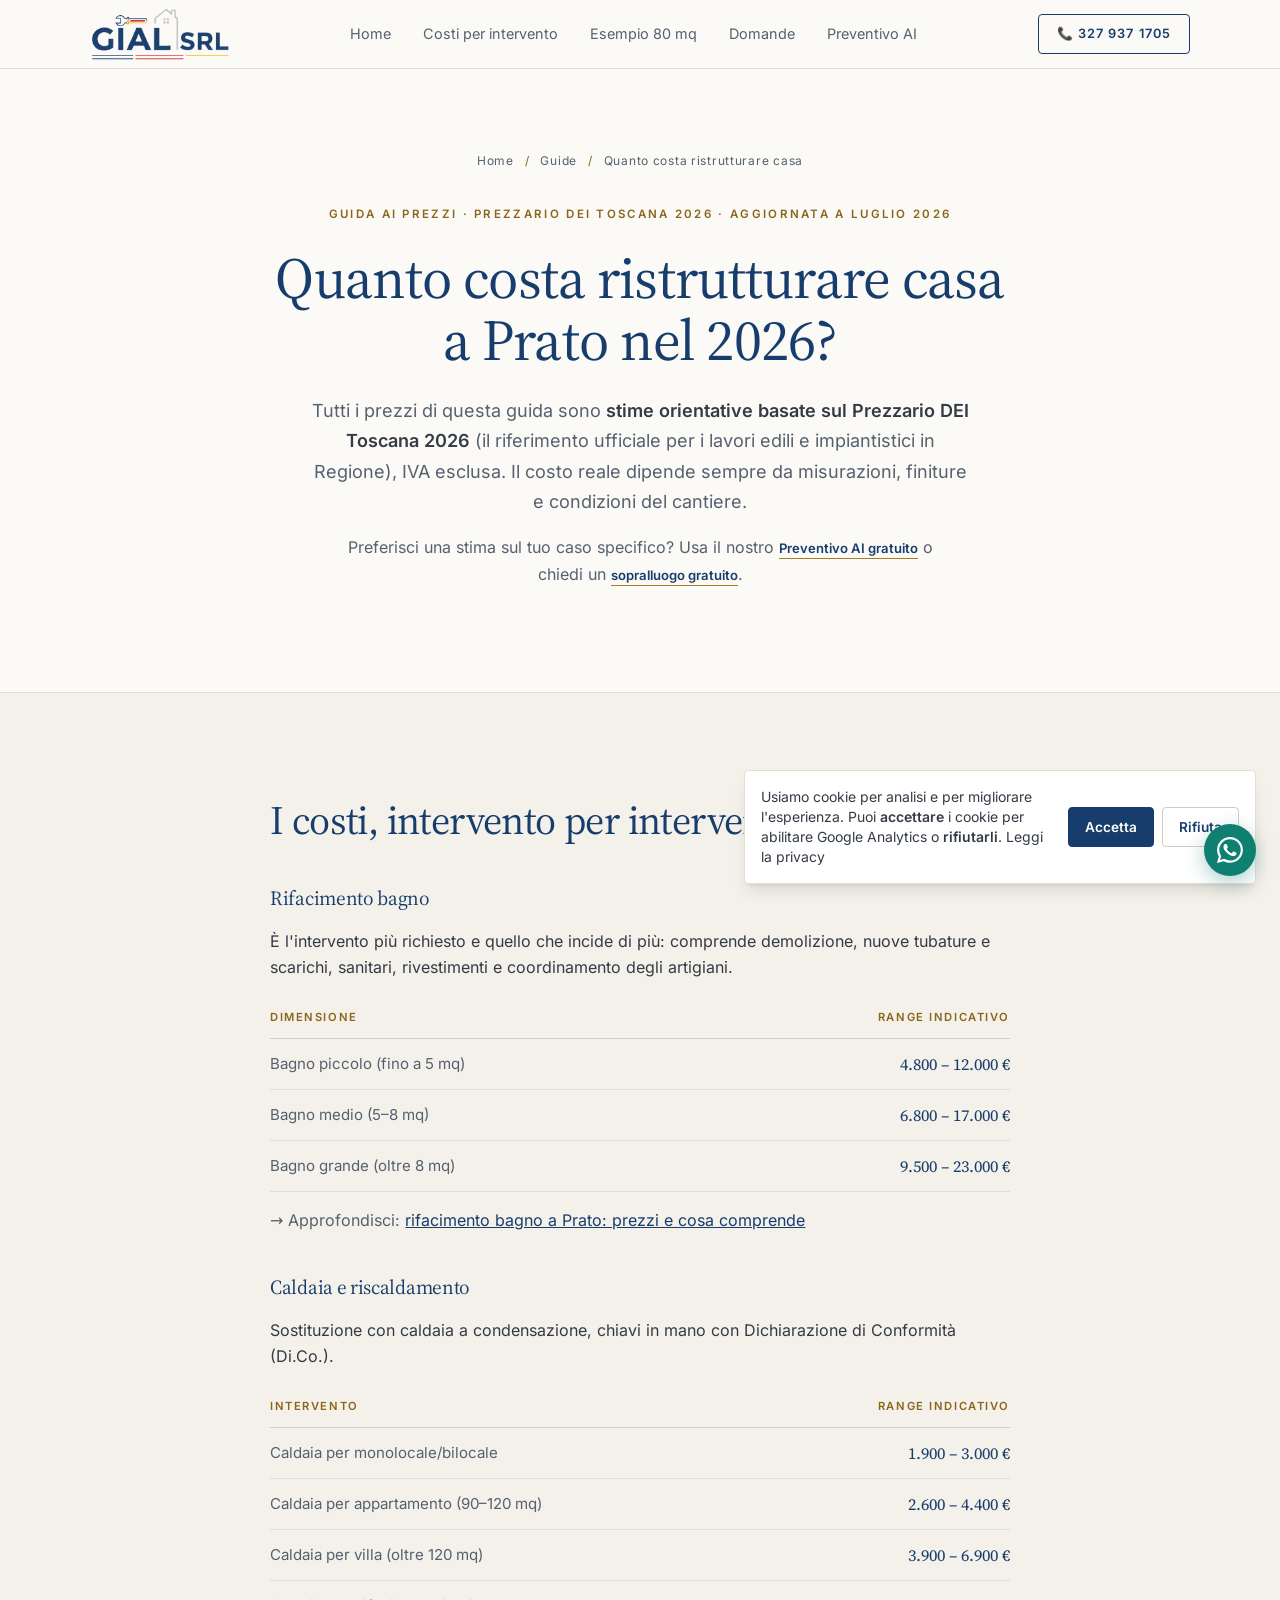
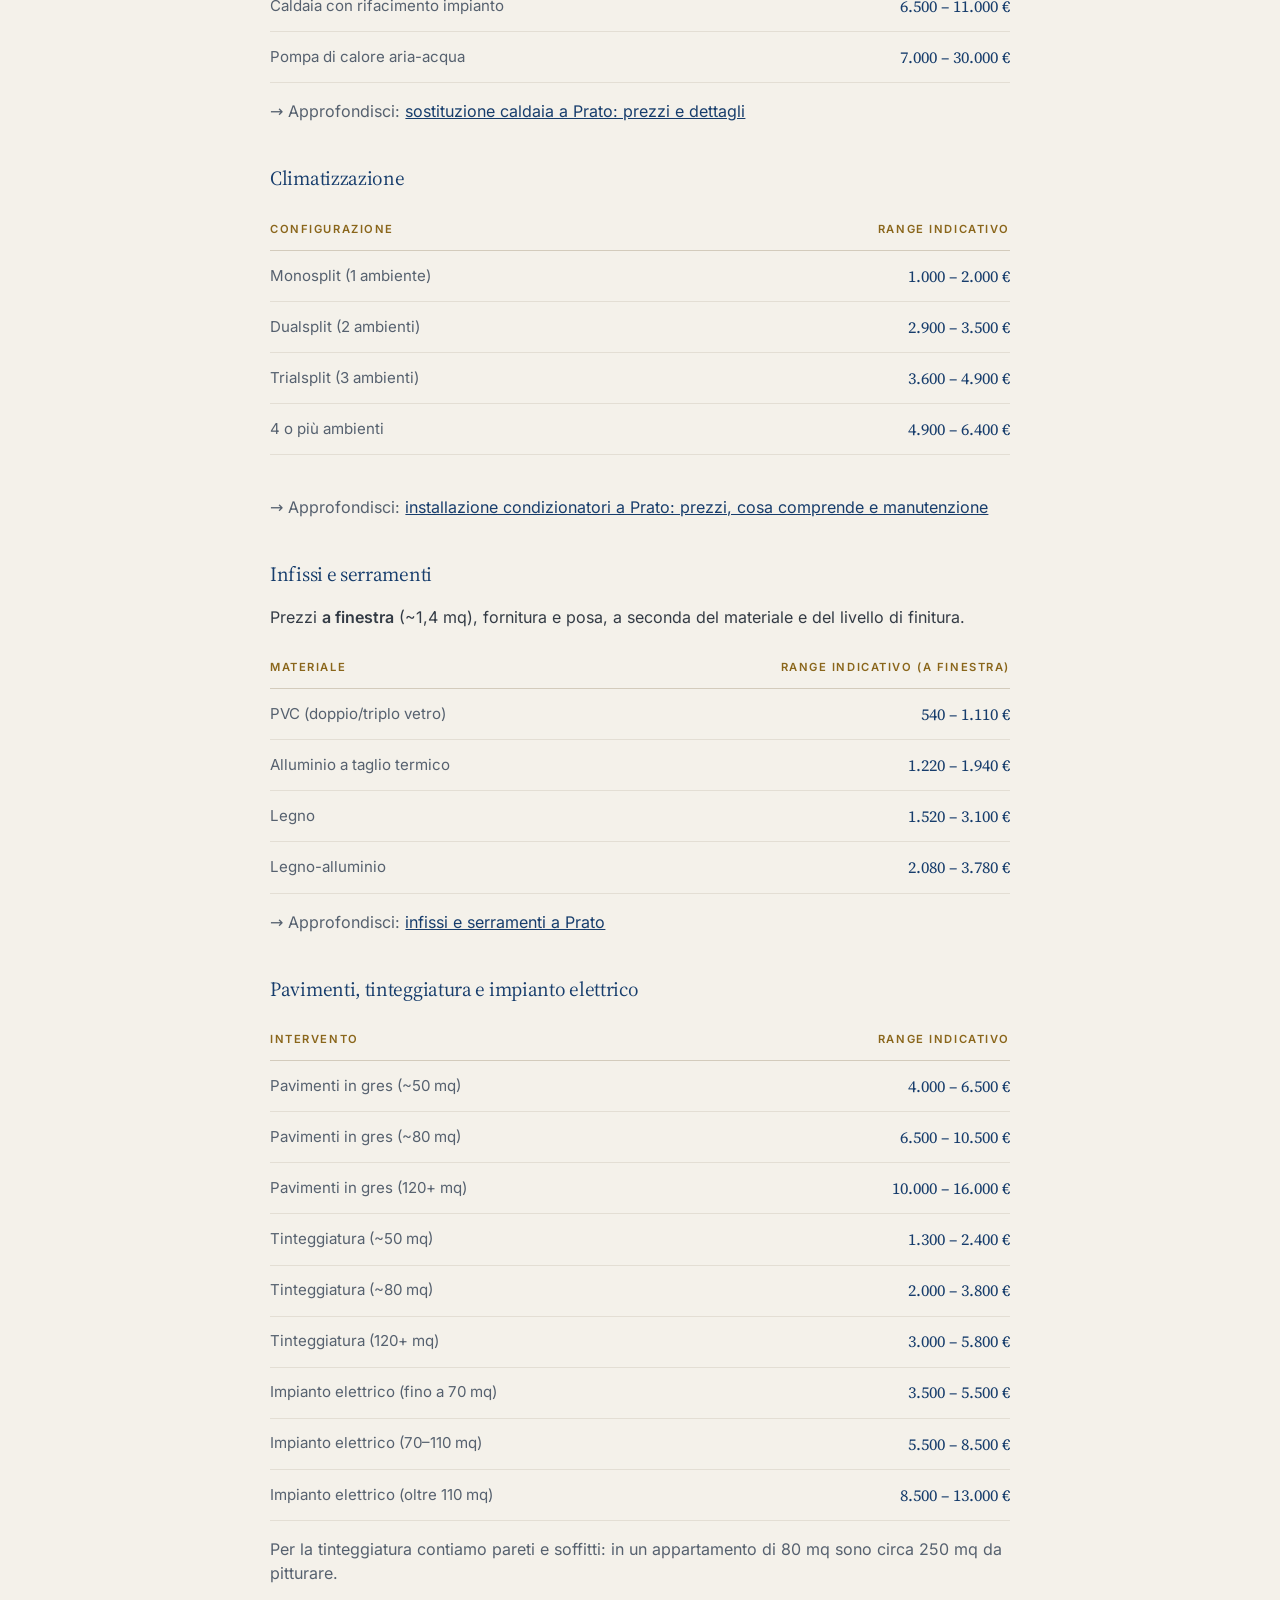
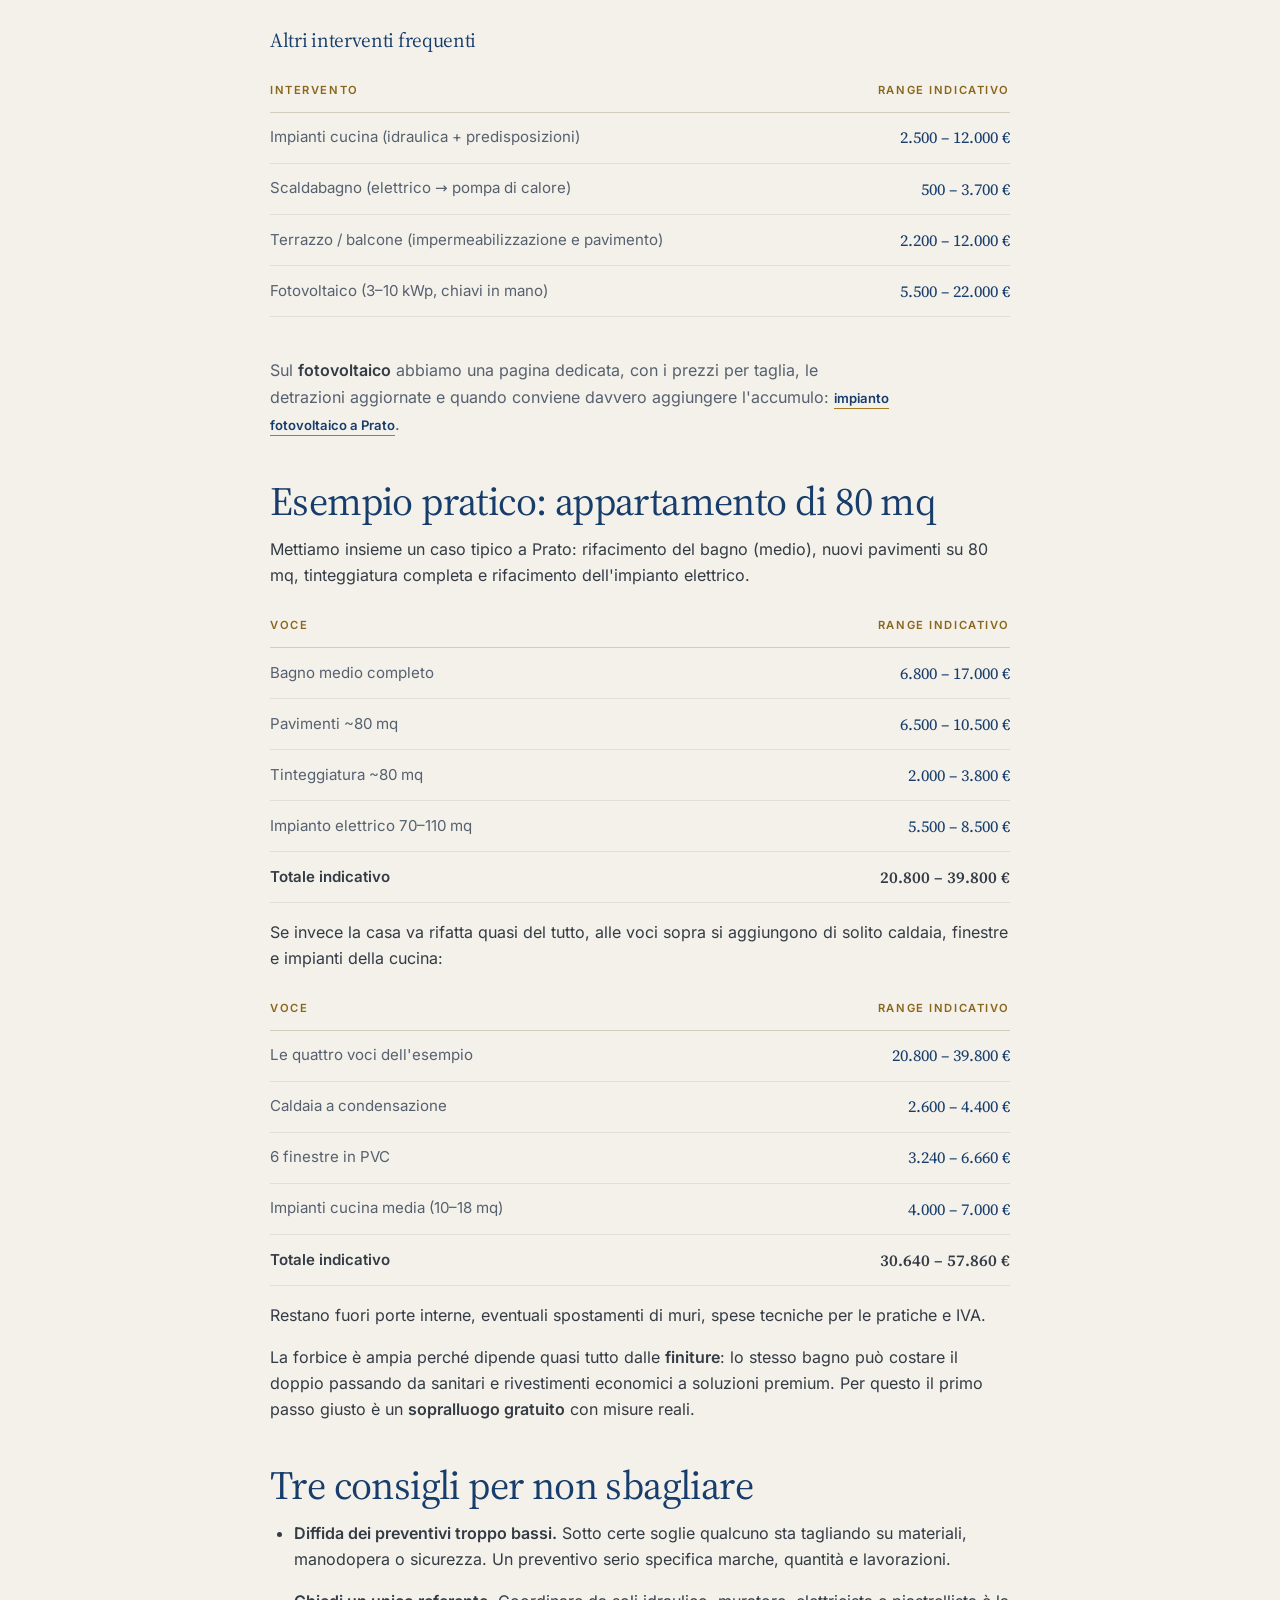
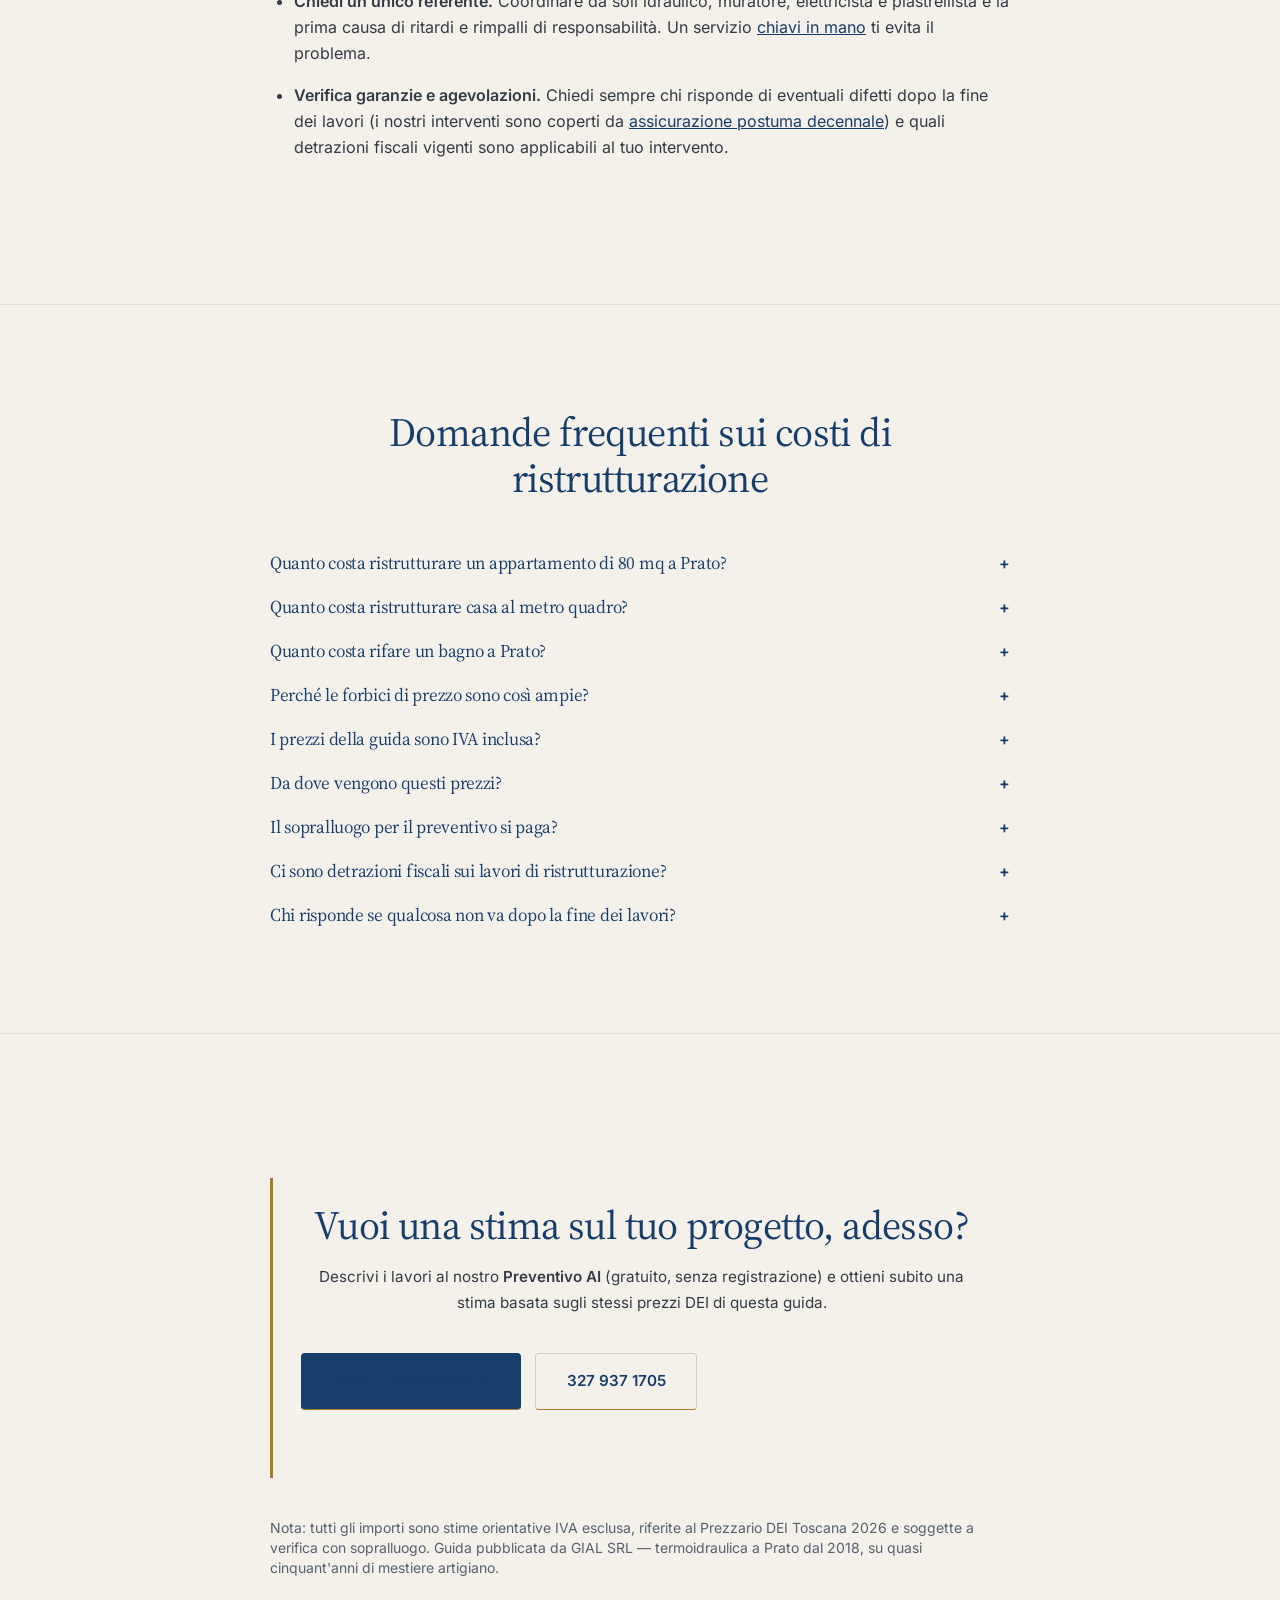
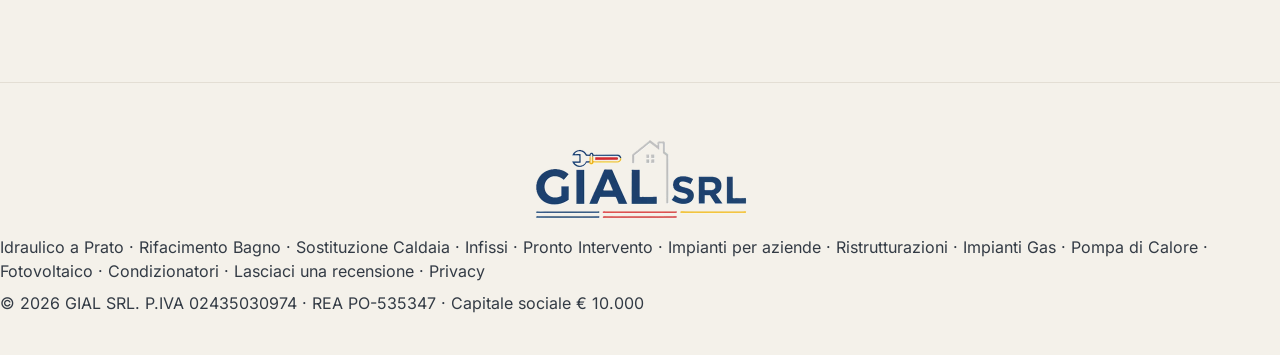
<file: guide/quanto-costa-ristrutturare-casa-prato/index.html>
<!DOCTYPE html>
<html lang="it" class="scroll-smooth">
<head>
    <meta charset="UTF-8">
    <meta name="viewport" content="width=device-width, initial-scale=1.0, maximum-scale=5, user-scalable=yes">
    <meta name="theme-color" content="#173D6C">

    <title>Quanto costa ristrutturare casa a Prato — Guida 2026</title>
    <meta name="description" content="Prezzi reali su Prezzario DEI Toscana 2026: bagno, caldaia, clima, infissi, pavimenti, elettrico. Con esempio pratico per un appartamento di 80 mq." />
    <meta name="robots" content="index, follow, max-snippet:-1, max-image-preview:large" />
    <link rel="canonical" href="https://gialtermoidraulica.it/guide/quanto-costa-ristrutturare-casa-prato/" />

    <meta property="og:title" content="Quanto costa ristrutturare casa a Prato — Guida 2026" />
    <meta property="og:description" content="Prezzi reali basati sul Prezzario DEI Toscana 2026: bagno, caldaia, infissi, pavimenti, tinteggiatura, elettrico. Con esempio pratico per 80 mq." />
    <meta property="og:type" content="article" />
    <meta property="og:url" content="https://gialtermoidraulica.it/guide/quanto-costa-ristrutturare-casa-prato/" />
    <meta property="og:image" content="https://gialtermoidraulica.it/img/og-image.png" />
    <meta property="og:image:width" content="1200" />
    <meta property="og:image:height" content="630" />
    <meta property="og:image:alt" content="GIAL SRL — termoidraulica e impianti a Prato" />
    <meta name="twitter:card" content="summary_large_image" />
    <meta name="twitter:title" content="Quanto costa ristrutturare casa a Prato — Guida 2026" />
    <meta name="twitter:description" content="Prezzi reali su Prezzario DEI Toscana 2026: bagno, caldaia, clima, infissi, pavimenti, elettrico. Con esempio pratico per un appartamento di 80 mq." />
    <meta name="twitter:image" content="https://gialtermoidraulica.it/img/og-image.png" />
    <meta property="og:site_name" content="GIAL SRL" />
    <meta property="og:locale" content="it_IT" />

    <meta name="twitter:card" content="summary_large_image" />
    <meta name="twitter:title" content="Quanto costa ristrutturare casa a Prato nel 2026? Guida ai prezzi" />
    <meta name="twitter:description" content="Prezzi reali basati sul Prezzario DEI Toscana 2026: bagno, caldaia, infissi, pavimenti, tinteggiatura, elettrico. Con esempio pratico per 80 mq." />
    <meta name="twitter:image" content="https://gialtermoidraulica.it/img/og-image.png" />

    <link rel="icon" href="/favicon.ico" sizes="any">
    <link rel="icon" type="image/png" sizes="32x32" href="/favicon-32.png">
    <link rel="icon" type="image/png" sizes="16x16" href="/favicon-16.png">
    <link rel="apple-touch-icon" sizes="180x180" href="/apple-touch-icon.png">
    <link rel="manifest" href="/site.webmanifest">

    <link rel="preload" href="/fonts/source-serif-4-latin.woff2" as="font" type="font/woff2" crossorigin>
    <link rel="preload" href="/fonts/inter-latin.woff2" as="font" type="font/woff2" crossorigin>
    <link rel="stylesheet" href="/css/style.css">
    <link rel="stylesheet" href="/css/gial-studio.css">

    <style>
        .max-w-2xl { max-width: 42rem; }
        .tracking-widest { letter-spacing: 0.1em; }
        .mt-3 { margin-top: 0.75rem; }
        .border-2 { border-width: 2px; }
        .hover\:bg-blue-50:hover { background-color: #eff6ff; }
        @media (min-width: 640px) {
          .sm\:flex-row { flex-direction: row; }
        }
        .text-accent { color: #b07d10; }
        @media (prefers-reduced-motion: reduce) {
            html { scroll-behavior: auto !important; }
        }
        /* Tabella prezzi della guida */
        .price-table { width: 100%; border-collapse: collapse; font-size: 0.94rem; }
        .price-table th, .price-table td { padding: 0.8rem 0; text-align: left; border-bottom: 1px solid var(--g-line); }
        .price-table th { background: none; color: var(--g-gold-text); font-weight: 600;
            font-size: 0.7rem; letter-spacing: 0.14em; text-transform: uppercase;
            border-bottom-color: var(--g-line-strong); }
        .price-table td { color: var(--g-ink-soft); }
        .price-table td:last-child { white-space: nowrap; font-family: var(--g-serif);
            font-size: 1.02rem; color: var(--g-navy); text-align: right; }
        .price-table th:last-child { text-align: right; }
        .table-wrap { overflow-x: auto; }
    
        /* Barra fissa chiama/WhatsApp su mobile */
        .call-bar { position: fixed; left: 0; right: 0; bottom: 0; z-index: 50; }
        @media (min-width: 768px) { .call-bar { display: none; } }
        @media (max-width: 767px) {
            body { padding-bottom: 3.5rem; }
            #cookie-banner { bottom: 4.5rem; }
        }
    </style>

    <script type="application/ld+json">
    {
        "@context": "https://schema.org",
        "@type": "Article",
        "headline": "Quanto costa ristrutturare casa a Prato nel 2026? Guida ai prezzi",
        "description": "Guida ai costi di ristrutturazione a Prato basata sul Prezzario DEI Toscana 2026: bagno, caldaia, climatizzazione, infissi, pavimenti, tinteggiatura, impianto elettrico, con esempio pratico.",
        "image": "https://gialtermoidraulica.it/img/og-image.png",
        "datePublished": "2026-07-09",
        "dateModified": "2026-09-23",
        "inLanguage": "it-IT",
        "author": {
            "@type": "Organization",
            "name": "GIAL SRL",
            "url": "https://gialtermoidraulica.it/"
        },
        "publisher": {
            "@type": "Organization",
            "name": "GIAL SRL",
            "url": "https://gialtermoidraulica.it/",
            "logo": {
                "@type": "ImageObject",
                "url": "https://gialtermoidraulica.it/img/gial-logo-rettangolo-nosfondo.png"
            }
        },
        "mainEntityOfPage": "https://gialtermoidraulica.it/guide/quanto-costa-ristrutturare-casa-prato/"
    }
    </script>
    <script type="application/ld+json">
    {
        "@context": "https://schema.org",
        "@type": "BreadcrumbList",
        "itemListElement": [
            {"@type":"ListItem","position":1,"name":"Home","item":"https://gialtermoidraulica.it/"},
            {"@type":"ListItem","position":2,"name":"Guide","item":"https://gialtermoidraulica.it/guide/quanto-costa-ristrutturare-casa-prato/"},
            {"@type":"ListItem","position":3,"name":"Quanto costa ristrutturare casa a Prato","item":"https://gialtermoidraulica.it/guide/quanto-costa-ristrutturare-casa-prato/"}
        ]
    }
    </script>

    <script type="application/ld+json">
    {
        "@context": "https://schema.org",
        "@type": "FAQPage",
        "inLanguage": "it-IT",
        "mainEntity": [
            {
                "@type": "Question",
                "name": "Quanto costa ristrutturare un appartamento di 80 mq a Prato?",
                "acceptedAnswer": {
                    "@type": "Answer",
                    "text": "Nell'esempio di questa guida (bagno medio, pavimenti in gres, tinteggiatura completa e impianto elettrico nuovo) si va indicativamente da 20.800 a 39.800 euro, IVA esclusa. Se servono anche caldaia, infissi o impianti della cucina, vanno aggiunte le rispettive voci."
                }
            },
            {
                "@type": "Question",
                "name": "Quanto costa ristrutturare casa al metro quadro?",
                "acceptedAnswer": {
                    "@type": "Answer",
                    "text": "Nell'esempio da 80 mq (bagno, pavimenti, tinteggiatura, impianto elettrico) si arriva a circa 260-500 euro al metro quadro; aggiungendo caldaia, finestre e impianti della cucina a circa 380-720 euro al metro quadro, IVA esclusa. È un numero da prendere con cautela: un bagno costa molto più al metro quadro di un soggiorno da tinteggiare, e due case della stessa metratura possono avere lavori diversissimi. Per questo ragioniamo per interventi, non per metri quadri."
                }
            },
            {
                "@type": "Question",
                "name": "Quanto costa rifare un bagno a Prato?",
                "acceptedAnswer": {
                    "@type": "Answer",
                    "text": "Indicativamente da 4.800 a 12.000 euro per un bagno fino a 5 mq, da 6.800 a 17.000 euro per un bagno di 5-8 mq e da 9.500 a 23.000 euro oltre gli 8 mq, IVA esclusa."
                }
            },
            {
                "@type": "Question",
                "name": "Perché le forbici di prezzo sono così ampie?",
                "acceptedAnswer": {
                    "@type": "Answer",
                    "text": "Perché a parità di lavoro cambiano soprattutto le finiture: lo stesso bagno può costare il doppio passando da sanitari e rivestimenti economici a quelli di fascia alta. Poi contano le condizioni che si trovano aprendo i muri e le misure reali. Il sopralluogo serve proprio a stringere la forbice sul caso specifico."
                }
            },
            {
                "@type": "Question",
                "name": "I prezzi della guida sono IVA inclusa?",
                "acceptedAnswer": {
                    "@type": "Answer",
                    "text": "No, sono tutti IVA esclusa. L'aliquota dipende dal tipo di intervento e di immobile: la indichiamo nel preventivo, voce per voce."
                }
            },
            {
                "@type": "Question",
                "name": "Da dove vengono questi prezzi?",
                "acceptedAnswer": {
                    "@type": "Answer",
                    "text": "Dal Prezzario DEI Toscana 2026, il riferimento per i lavori edili e impiantistici in Regione. Sono stime orientative: il prezzo definitivo è quello del preventivo, fatto dopo aver visto la casa."
                }
            },
            {
                "@type": "Question",
                "name": "Il sopralluogo per il preventivo si paga?",
                "acceptedAnswer": {
                    "@type": "Answer",
                    "text": "No, il sopralluogo è gratuito. Per farsi un'idea prima, il Preventivo AI sul sito dà una stima subito, gratis e senza registrazione, con gli stessi prezzi di questa guida."
                }
            },
            {
                "@type": "Question",
                "name": "Ci sono detrazioni fiscali sui lavori di ristrutturazione?",
                "acceptedAnswer": {
                    "@type": "Answer",
                    "text": "Molti interventi possono accedere alle agevolazioni vigenti, ma aliquote e requisiti cambiano da un anno all'altro e dipendono dal tipo di lavoro. Al sopralluogo indichiamo quali possono riguardare l'intervento."
                }
            },
            {
                "@type": "Question",
                "name": "Chi risponde se qualcosa non va dopo la fine dei lavori?",
                "acceptedAnswer": {
                    "@type": "Answer",
                    "text": "Rispondiamo noi: oltre alla garanzia prevista dalla legge sui lavori, gli interventi di GIAL SRL sono coperti da un'assicurazione postuma decennale."
                }
            }
        ]
    }
    </script>

    <!-- Cookie consent: carica gtag solo dopo consenso (stessa logica della home) -->
    <script>
        (function(){
                // Consent Mode v2: Analytics parte sempre, ma senza cookie finché il visitatore non accetta
                window.dataLayer = window.dataLayer || [];
                function gtag(){dataLayer.push(arguments);} window.gtag = gtag;
                var _gc = (document.cookie.match(/(?:^|; )gial_cookie_consent=([^;]*)/) || [])[1];
                gtag('consent', 'default', {'analytics_storage': _gc === 'granted' ? 'granted' : 'denied', 'ad_storage': 'denied', 'ad_user_data': 'denied', 'ad_personalization': 'denied'});
                gtag('js', new Date()); gtag('config', 'G-4QWQKJ6TL6');
                var _gs = document.createElement('script'); _gs.async = true; _gs.src = 'https://www.googletagmanager.com/gtag/js?id=G-4QWQKJ6TL6'; document.head.appendChild(_gs);
                if (_gc === 'granted') window.gtagLoaded = true;
            
            function setCookie(name,value,days){
                var d=new Date();
                d.setTime(d.getTime()+days*24*60*60*1000);
                var expires = "expires="+d.toUTCString();
                var s=name+"="+value+";"+expires+";path=/;SameSite=Lax";
                if(location.protocol==='https:') s += ";Secure";
                document.cookie = s;
            }
            function getCookie(name){var m=document.cookie.split('; ').find(row=>row.startsWith(name+'=')); return m?m.split('=')[1]:null;}
            function loadGtag(){ if(window.gtagLoaded) return; window.gtagLoaded = true; window.gtag('consent', 'update', {'analytics_storage': 'granted'}); }
            window.GIALCookieConsent = {
                accept: function(){ setCookie('gial_cookie_consent','granted',365); loadGtag(); var b=document.getElementById('cookie-banner'); if(b) b.classList.add('hidden');},
                decline: function(){ setCookie('gial_cookie_consent','denied',365); var b=document.getElementById('cookie-banner'); if(b) b.classList.add('hidden');}
            };
            function updateCookieBanner() {
                var consent = getCookie('gial_cookie_consent');
                var b = document.getElementById('cookie-banner');
                if (consent) {
                    if (b) b.classList.add('hidden');
                    if (consent === 'granted') loadGtag();
                } else {
                    if (b) b.classList.remove('hidden');
                }
            }
            document.addEventListener('DOMContentLoaded', updateCookieBanner);
        })();
    </script>
</head>
<body class="bg-gray-50 text-gray-800">
    <a href="#main-content" class="skip-link">Salta al contenuto</a>

    <!-- Banner consenso cookie -->
    <div id="cookie-banner" class="fixed bottom-4 left-4 right-4 md:left-auto md:right-6 md:max-w-lg bg-white border border-gray-200 shadow-lg rounded-lg p-4 flex items-center gap-4 z-50 hidden">
        <div class="flex-1 text-sm text-gray-700">Usiamo cookie per analisi e per migliorare l'esperienza. Puoi <strong>accettare</strong> i cookie per abilitare Google Analytics o <strong>rifiutarli</strong>. <a href="/#privacy" class="">Leggi la privacy</a></div>
        <div class="flex gap-2">
            <button onclick="GIALCookieConsent.accept()" class="g-btn g-btn-primary" style="padding:.55rem 1rem;font-size:.85rem">Accetta</button>
            <button onclick="GIALCookieConsent.decline()" class="g-btn g-btn-outline" style="padding:.55rem 1rem;font-size:.85rem">Rifiuta</button>
        </div>
    </div>

    <nav class="g-nav fixed w-full z-50" aria-label="Menu principale">
        <div class="g-wrap pt-2 flex flex-col">
            <div class="w-full flex justify-between items-center pb-2">
            <a href="/" class="inline-block align-middle" aria-label="Homepage GIAL SRL">
                <img src="/img/gial-logo-rettangolo-nosfondo.webp" width="527" height="197" alt="Logo GIAL Termoidraulica Prato" style="height:52px; width:auto;" fetchpriority="high">
            </a>
            <div class="hidden md:flex space-x-8 items-center">
                <a href="/" class="g-nav-link">Home</a>
                <a href="#costi-voce" class="g-nav-link">Costi per intervento</a>
                <a href="#esempio" class="g-nav-link">Esempio 80 mq</a>
                <a href="#faq-guida" class="g-nav-link">Domande</a>
                <a href="/#preventivo" class="g-nav-link">Preventivo AI</a>
            </div>
            <div class="flex items-center gap-2">
                <button id="mobileMenuBtn" class="md:hidden p-2 text-gray-600 hover:bg-gray-100 transition focus:outline-none" style="border-radius:4px" aria-label="Apri menu di navigazione" aria-expanded="false" aria-controls="mobileMenu">
                    <svg id="hamburgerIcon" xmlns="http://www.w3.org/2000/svg" class="h-6 w-6" fill="none" viewBox="0 0 24 24" stroke="currentColor" stroke-width="2">
                        <path stroke-linecap="round" stroke-linejoin="round" d="M4 6h16M4 12h16M4 18h16" />
                    </svg>
                    <svg id="closeMenuIcon" xmlns="http://www.w3.org/2000/svg" class="h-6 w-6 hidden" fill="none" viewBox="0 0 24 24" stroke="currentColor" stroke-width="2">
                        <path stroke-linecap="round" stroke-linejoin="round" d="M6 18L18 6M6 6l12 12" />
                    </svg>
                </button>
            <a href="tel:+393279371705" onclick="if(window.gtag){ gtag('event','click_call',{'posizione':'nav_guida'}); }" class="g-nav-phone" aria-label="Chiama ora GIAL SRL"><span class="g-nav-txt">Chiama ora</span><span class="g-nav-num">📞 327 937 1705</span></a>
            </div>
        </div>
            <div id="mobileMenu" class="hidden md:hidden border-t border-gray-200 py-2" role="navigation" aria-label="Menu mobile">
                <div class="flex flex-col">
                    <a href="/" class="px-4 py-3 text-gray-700 hover:bg-gray-50 font-medium transition">Home</a>
                    <a href="#costi-voce" class="px-4 py-3 text-gray-700 hover:bg-gray-50 font-medium transition">Costi per intervento</a>
                    <a href="#esempio" class="px-4 py-3 text-gray-700 hover:bg-gray-50 font-medium transition">Esempio 80 mq</a>
                    <a href="#faq-guida" class="px-4 py-3 text-gray-700 hover:bg-gray-50 font-medium transition">Domande</a>
                    <a href="/#preventivo" class="px-4 py-3 text-gray-700 hover:bg-gray-50 font-medium transition">Preventivo AI</a>
                    <p class="gial-mob-label">Tutti i servizi</p>
                    <a href="/impianti-termoidraulici-aziende-prato/" class="px-4 py-3 text-gray-700 hover:bg-gray-50 font-medium transition">Impianti per aziende e cantieri</a>
                    <a href="/ristrutturazioni-chiavi-in-mano-prato/" class="px-4 py-3 text-gray-700 hover:bg-gray-50 font-medium transition">Ristrutturazioni chiavi in mano</a>
                    <a href="/pompa-di-calore-prato/" class="px-4 py-3 text-gray-700 hover:bg-gray-50 font-medium transition">Pompe di calore</a>
                    <a href="/impianto-fotovoltaico-prato/" class="px-4 py-3 text-gray-700 hover:bg-gray-50 font-medium transition">Impianto fotovoltaico</a>
                    <a href="/installazione-condizionatori-prato/" class="px-4 py-3 text-gray-700 hover:bg-gray-50 font-medium transition">Installazione condizionatori</a>
                    <a href="/sostituzione-caldaia-prato/" class="px-4 py-3 text-gray-700 hover:bg-gray-50 font-medium transition">Sostituzione caldaia</a>
                    <a href="/impianti-gas-prato/" class="px-4 py-3 text-gray-700 hover:bg-gray-50 font-medium transition">Impianti gas a norma</a>
                    <a href="/rifacimento-bagno-prato/" class="px-4 py-3 text-gray-700 hover:bg-gray-50 font-medium transition">Rifacimento bagno</a>
                    <a href="/infissi-serramenti-prato/" class="px-4 py-3 text-gray-700 hover:bg-gray-50 font-medium transition">Infissi e serramenti</a>
                    <a href="/pronto-intervento-idraulico-prato/" class="px-4 py-3 text-gray-700 hover:bg-gray-50 font-medium transition">Pronto intervento idraulico</a>
                    <p class="gial-mob-label">Azienda</p>
                    <a href="/#chi-siamo" class="px-4 py-3 text-gray-700 hover:bg-gray-50 font-medium transition">Chi siamo</a>
                    <a href="/#contatti" class="px-4 py-3 text-gray-700 hover:bg-gray-50 font-medium transition">Contatti</a>
                </div>
            </div>
        </div>
    </nav>
    <script>
    // Menu mobile: stesso comportamento della home
    (function() {
        var btn = document.getElementById('mobileMenuBtn');
        var menu = document.getElementById('mobileMenu');
        var hamburger = document.getElementById('hamburgerIcon');
        var closeIcon = document.getElementById('closeMenuIcon');
        if (!btn || !menu) return;
        btn.addEventListener('click', function() {
            var isOpen = !menu.classList.contains('hidden');
            menu.classList.toggle('hidden');
            hamburger.classList.toggle('hidden');
            closeIcon.classList.toggle('hidden');
            btn.setAttribute('aria-expanded', String(!isOpen));
        });
        menu.querySelectorAll('a').forEach(function(link) {
            link.addEventListener('click', function() {
                menu.classList.add('hidden');
                hamburger.classList.remove('hidden');
                closeIcon.classList.add('hidden');
                btn.setAttribute('aria-expanded', 'false');
            });
        });
    })();
    </script>


    <main id="main-content">

    <article class="g-hero g-hero--center">
        <div class="g-wrap-narrow">
            <nav class="g-crumbs" aria-label="Percorso di navigazione"><a href="/">Home</a> <span>/</span> Guide <span>/</span> Quanto costa ristrutturare casa</nav>
            <p class="g-eyebrow">Guida ai prezzi &middot; Prezzario DEI Toscana 2026 &middot; aggiornata a luglio 2026</p>
            <h1 class="g-h1">Quanto costa ristrutturare casa a Prato nel 2026?</h1>
            <p class="g-lead" style="margin:0 auto 1rem">Tutti i prezzi di questa guida sono <strong>stime orientative basate sul Prezzario DEI Toscana 2026</strong> (il riferimento ufficiale per i lavori edili e impiantistici in Regione), IVA esclusa. Il costo reale dipende sempre da misurazioni, finiture e condizioni del cantiere.</p>
            <p class="g-h2-sub" style="margin:0 auto">Preferisci una stima sul tuo caso specifico? Usa il nostro <a href="/#preventivo" class="g-card-link">Preventivo AI gratuito</a> o chiedi un <a href="/#contatti" class="g-card-link">sopralluogo gratuito</a>.</p>
        </div>
    </article>

    <section class="g-section g-section--line">
        <div class="g-wrap-narrow">

            <h2 id="costi-voce" class="g-h2">I costi, intervento per intervento</h2>

            <h3 style="font-size:1.25rem;font-weight:400;margin:2.5rem 0 .9rem">Rifacimento bagno</h3>
            <p class="text-gray-700 leading-relaxed mb-4">È l'intervento più richiesto e quello che incide di più: comprende demolizione, nuove tubature e scarichi, sanitari, rivestimenti e coordinamento degli artigiani.</p>
            <div class="table-wrap mb-4"><table class="price-table">
                <tr><th>Dimensione</th><th>Range indicativo</th></tr>
                <tr><td>Bagno piccolo (fino a 5 mq)</td><td>4.800 – 12.000 €</td></tr>
                <tr><td>Bagno medio (5–8 mq)</td><td>6.800 – 17.000 €</td></tr>
                <tr><td>Bagno grande (oltre 8 mq)</td><td>9.500 – 23.000 €</td></tr>
            </table></div>
            <p class="text-gray-600 mb-10">→ Approfondisci: <a href="/rifacimento-bagno-prato/" class="text-blue-600 underline">rifacimento bagno a Prato: prezzi e cosa comprende</a></p>

            <h3 style="font-size:1.25rem;font-weight:400;margin:2.5rem 0 .9rem">Caldaia e riscaldamento</h3>
            <p class="text-gray-700 leading-relaxed mb-4">Sostituzione con caldaia a condensazione, chiavi in mano con Dichiarazione di Conformità (Di.Co.).</p>
            <div class="table-wrap mb-4"><table class="price-table">
                <tr><th>Intervento</th><th>Range indicativo</th></tr>
                <tr><td>Caldaia per monolocale/bilocale</td><td>1.900 – 3.000 €</td></tr>
                <tr><td>Caldaia per appartamento (90–120 mq)</td><td>2.600 – 4.400 €</td></tr>
                <tr><td>Caldaia per villa (oltre 120 mq)</td><td>3.900 – 6.900 €</td></tr>
                <tr><td>Caldaia con rifacimento impianto</td><td>6.500 – 11.000 €</td></tr>
                <tr><td>Pompa di calore aria-acqua</td><td>7.000 – 30.000 €</td></tr>
            </table></div>
            <p class="text-gray-600 mb-10">→ Approfondisci: <a href="/sostituzione-caldaia-prato/" class="text-blue-600 underline">sostituzione caldaia a Prato: prezzi e dettagli</a></p>

            <h3 style="font-size:1.25rem;font-weight:400;margin:2.5rem 0 .9rem">Climatizzazione</h3>
            <div class="table-wrap mb-10"><table class="price-table">
                <tr><th>Configurazione</th><th>Range indicativo</th></tr>
                <tr><td>Monosplit (1 ambiente)</td><td>1.000 – 2.000 €</td></tr>
                <tr><td>Dualsplit (2 ambienti)</td><td>2.900 – 3.500 €</td></tr>
                <tr><td>Trialsplit (3 ambienti)</td><td>3.600 – 4.900 €</td></tr>
                <tr><td>4 o più ambienti</td><td>4.900 – 6.400 €</td></tr>
            </table></div>
            <p class="text-gray-600 mb-10">→ Approfondisci: <a href="/installazione-condizionatori-prato/" class="text-blue-600 underline">installazione condizionatori a Prato: prezzi, cosa comprende e manutenzione</a></p>

            <h3 style="font-size:1.25rem;font-weight:400;margin:2.5rem 0 .9rem">Infissi e serramenti</h3>
            <p class="text-gray-700 leading-relaxed mb-4">Prezzi <strong>a finestra</strong> (~1,4 mq), fornitura e posa, a seconda del materiale e del livello di finitura.</p>
            <div class="table-wrap mb-4"><table class="price-table">
                <tr><th>Materiale</th><th>Range indicativo (a finestra)</th></tr>
                <tr><td>PVC (doppio/triplo vetro)</td><td>540 – 1.110 €</td></tr>
                <tr><td>Alluminio a taglio termico</td><td>1.220 – 1.940 €</td></tr>
                <tr><td>Legno</td><td>1.520 – 3.100 €</td></tr>
                <tr><td>Legno-alluminio</td><td>2.080 – 3.780 €</td></tr>
            </table></div>
            <p class="text-gray-600 mb-10">→ Approfondisci: <a href="/infissi-serramenti-prato/" class="text-blue-600 underline">infissi e serramenti a Prato</a></p>

            <h3 style="font-size:1.25rem;font-weight:400;margin:2.5rem 0 .9rem">Pavimenti, tinteggiatura e impianto elettrico</h3>
            <div class="table-wrap mb-10"><table class="price-table">
                <tr><th>Intervento</th><th>Range indicativo</th></tr>
                <tr><td>Pavimenti in gres (~50 mq)</td><td>4.000 – 6.500 €</td></tr>
                <tr><td>Pavimenti in gres (~80 mq)</td><td>6.500 – 10.500 €</td></tr>
                <tr><td>Pavimenti in gres (120+ mq)</td><td>10.000 – 16.000 €</td></tr>
                <tr><td>Tinteggiatura (~50 mq)</td><td>1.300 – 2.400 €</td></tr>
                <tr><td>Tinteggiatura (~80 mq)</td><td>2.000 – 3.800 €</td></tr>
                <tr><td>Tinteggiatura (120+ mq)</td><td>3.000 – 5.800 €</td></tr>
                <tr><td>Impianto elettrico (fino a 70 mq)</td><td>3.500 – 5.500 €</td></tr>
                <tr><td>Impianto elettrico (70–110 mq)</td><td>5.500 – 8.500 €</td></tr>
                <tr><td>Impianto elettrico (oltre 110 mq)</td><td>8.500 – 13.000 €</td></tr>
            </table></div>
            <p class="text-gray-600 mb-10" style="margin-top:-1.5rem">Per la tinteggiatura contiamo pareti e soffitti: in un appartamento di 80 mq sono circa 250 mq da pitturare.</p>

            <h3 style="font-size:1.25rem;font-weight:400;margin:2.5rem 0 .9rem">Altri interventi frequenti</h3>
            <div class="table-wrap mb-10"><table class="price-table">
                <tr><th>Intervento</th><th>Range indicativo</th></tr>
                <tr><td>Impianti cucina (idraulica + predisposizioni)</td><td>2.500 – 12.000 €</td></tr>
                <tr><td>Scaldabagno (elettrico → pompa di calore)</td><td>500 – 3.700 €</td></tr>
                <tr><td>Terrazzo / balcone (impermeabilizzazione e pavimento)</td><td>2.200 – 12.000 €</td></tr>
                <tr><td>Fotovoltaico (3–10 kWp, chiavi in mano)</td><td>5.500 – 22.000 €</td></tr>
            </table></div>
            <p class="g-h2-sub" style="margin-bottom:2.5rem">Sul <strong>fotovoltaico</strong> abbiamo una pagina dedicata, con i prezzi per taglia, le detrazioni aggiornate e quando conviene davvero aggiungere l'accumulo: <a href="/impianto-fotovoltaico-prato/" class="g-card-link">impianto fotovoltaico a Prato</a>.</p>

            <h2 id="esempio" class="g-h2">Esempio pratico: appartamento di 80 mq</h2>
            <p class="text-gray-700 leading-relaxed mb-4">Mettiamo insieme un caso tipico a Prato: rifacimento del bagno (medio), nuovi pavimenti su 80 mq, tinteggiatura completa e rifacimento dell'impianto elettrico.</p>
            <div class="table-wrap mb-4"><table class="price-table">
                <tr><th>Voce</th><th>Range indicativo</th></tr>
                <tr><td>Bagno medio completo</td><td>6.800 – 17.000 €</td></tr>
                <tr><td>Pavimenti ~80 mq</td><td>6.500 – 10.500 €</td></tr>
                <tr><td>Tinteggiatura ~80 mq</td><td>2.000 – 3.800 €</td></tr>
                <tr><td>Impianto elettrico 70–110 mq</td><td>5.500 – 8.500 €</td></tr>
                <tr><td><strong>Totale indicativo</strong></td><td><strong>20.800 – 39.800 €</strong></td></tr>
            </table></div>
            <p class="text-gray-700 leading-relaxed mb-4">Se invece la casa va rifatta quasi del tutto, alle voci sopra si aggiungono di solito caldaia, finestre e impianti della cucina:</p>
            <div class="table-wrap mb-4"><table class="price-table">
                <tr><th>Voce</th><th>Range indicativo</th></tr>
                <tr><td>Le quattro voci dell'esempio</td><td>20.800 – 39.800 €</td></tr>
                <tr><td>Caldaia a condensazione</td><td>2.600 – 4.400 €</td></tr>
                <tr><td>6 finestre in PVC</td><td>3.240 – 6.660 €</td></tr>
                <tr><td>Impianti cucina media (10–18 mq)</td><td>4.000 – 7.000 €</td></tr>
                <tr><td><strong>Totale indicativo</strong></td><td><strong>30.640 – 57.860 €</strong></td></tr>
            </table></div>
            <p class="text-gray-700 leading-relaxed mb-4">Restano fuori porte interne, eventuali spostamenti di muri, spese tecniche per le pratiche e IVA.</p>
            <p class="text-gray-700 leading-relaxed mb-10">La forbice è ampia perché dipende quasi tutto dalle <strong>finiture</strong>: lo stesso bagno può costare il doppio passando da sanitari e rivestimenti economici a soluzioni premium. Per questo il primo passo giusto è un <strong>sopralluogo gratuito</strong> con misure reali.</p>

            <h2 class="g-h2">Tre consigli per non sbagliare</h2>
            <ul class="text-gray-700 leading-relaxed mb-10 space-y-4" style="list-style:disc; padding-left:1.5rem;">
                <li><strong>Diffida dei preventivi troppo bassi.</strong> Sotto certe soglie qualcuno sta tagliando su materiali, manodopera o sicurezza. Un preventivo serio specifica marche, quantità e lavorazioni.</li>
                <li><strong>Chiedi un unico referente.</strong> Coordinare da soli idraulico, muratore, elettricista e piastrellista è la prima causa di ritardi e rimpalli di responsabilità. Un servizio <a href="/ristrutturazioni-chiavi-in-mano-prato/" class="text-blue-600 underline">chiavi in mano</a> ti evita il problema.</li>
                <li><strong>Verifica garanzie e agevolazioni.</strong> Chiedi sempre chi risponde di eventuali difetti dopo la fine dei lavori (i nostri interventi sono coperti da <a href="/doc/polizza-gial.pdf" target="_blank" rel="noopener noreferrer" class="text-blue-600 underline">assicurazione postuma decennale</a>) e quali detrazioni fiscali vigenti sono applicabili al tuo intervento.</li>
            </ul>

        </div>
    </section>

    <section id="faq-guida" class="g-section g-section--line">
        <div class="g-wrap-narrow">
            <div class="text-center mb-12">
                <h2 class="g-h2">Domande frequenti sui costi di ristrutturazione</h2>
            </div>
            <div class="space-y-4">
                <details class="group [&_summary::-webkit-details-marker]:hidden cursor-pointer">
                    <summary class="flex items-center justify-between gap-1.5 text-gray-900">
                        <h3 class="text-lg font-bold">Quanto costa ristrutturare un appartamento di 80 mq a Prato?</h3>
                        <span class="shrink-0 text-blue-600 font-bold" aria-hidden="true">+</span>
                    </summary>
                    <p class="mt-4 leading-relaxed text-gray-700">Nel nostro esempio (bagno medio, pavimenti in gres, tinteggiatura completa e impianto elettrico nuovo) si va indicativamente da <strong>20.800 a 39.800 €</strong>, IVA esclusa. Se servono anche caldaia, infissi o impianti della cucina, vanno aggiunte le rispettive voci che trovi nelle tabelle sopra.</p>
                </details>
                <details class="group [&_summary::-webkit-details-marker]:hidden cursor-pointer">
                    <summary class="flex items-center justify-between gap-1.5 text-gray-900">
                        <h3 class="text-lg font-bold">Quanto costa ristrutturare casa al metro quadro?</h3>
                        <span class="shrink-0 text-blue-600 font-bold" aria-hidden="true">+</span>
                    </summary>
                    <p class="mt-4 leading-relaxed text-gray-700">Nell'esempio da 80 mq (bagno, pavimenti, tinteggiatura, impianto elettrico) si arriva a circa <strong>260–500 € al mq</strong>; aggiungendo caldaia, finestre e impianti della cucina a circa <strong>380–720 € al mq</strong>, IVA esclusa. È un numero da prendere con cautela: un bagno costa molto più al metro quadro di un soggiorno da tinteggiare, e due case della stessa metratura possono avere lavori diversissimi. Per questo ragioniamo per interventi, non per metri quadri.</p>
                </details>
                <details class="group [&_summary::-webkit-details-marker]:hidden cursor-pointer">
                    <summary class="flex items-center justify-between gap-1.5 text-gray-900">
                        <h3 class="text-lg font-bold">Quanto costa rifare un bagno a Prato?</h3>
                        <span class="shrink-0 text-blue-600 font-bold" aria-hidden="true">+</span>
                    </summary>
                    <p class="mt-4 leading-relaxed text-gray-700">Indicativamente <strong>4.800–12.000 €</strong> per un bagno fino a 5 mq, <strong>6.800–17.000 €</strong> per un bagno di 5–8 mq e <strong>9.500–23.000 €</strong> oltre gli 8 mq, IVA esclusa. Trovi il dettaglio di cosa comprende nella pagina sul <a href="/rifacimento-bagno-prato/">rifacimento bagno a Prato</a>.</p>
                </details>
                <details class="group [&_summary::-webkit-details-marker]:hidden cursor-pointer">
                    <summary class="flex items-center justify-between gap-1.5 text-gray-900">
                        <h3 class="text-lg font-bold">Perché le forbici di prezzo sono così ampie?</h3>
                        <span class="shrink-0 text-blue-600 font-bold" aria-hidden="true">+</span>
                    </summary>
                    <p class="mt-4 leading-relaxed text-gray-700">Perché a parità di lavoro cambiano soprattutto le <strong>finiture</strong>: lo stesso bagno può costare il doppio passando da sanitari e rivestimenti economici a quelli di fascia alta. Poi contano le condizioni che si trovano aprendo i muri e le misure reali. Il sopralluogo serve proprio a stringere la forbice sul tuo caso.</p>
                </details>
                <details class="group [&_summary::-webkit-details-marker]:hidden cursor-pointer">
                    <summary class="flex items-center justify-between gap-1.5 text-gray-900">
                        <h3 class="text-lg font-bold">I prezzi della guida sono IVA inclusa?</h3>
                        <span class="shrink-0 text-blue-600 font-bold" aria-hidden="true">+</span>
                    </summary>
                    <p class="mt-4 leading-relaxed text-gray-700">No, sono tutti <strong>IVA esclusa</strong>. L'aliquota dipende dal tipo di intervento e di immobile: te la indichiamo nel preventivo, voce per voce.</p>
                </details>
                <details class="group [&_summary::-webkit-details-marker]:hidden cursor-pointer">
                    <summary class="flex items-center justify-between gap-1.5 text-gray-900">
                        <h3 class="text-lg font-bold">Da dove vengono questi prezzi?</h3>
                        <span class="shrink-0 text-blue-600 font-bold" aria-hidden="true">+</span>
                    </summary>
                    <p class="mt-4 leading-relaxed text-gray-700">Dal <strong>Prezzario DEI Toscana 2026</strong>, il riferimento per i lavori edili e impiantistici in Regione. Sono stime orientative: il prezzo che firmi è quello del preventivo, fatto dopo aver visto la casa.</p>
                </details>
                <details class="group [&_summary::-webkit-details-marker]:hidden cursor-pointer">
                    <summary class="flex items-center justify-between gap-1.5 text-gray-900">
                        <h3 class="text-lg font-bold">Il sopralluogo per il preventivo si paga?</h3>
                        <span class="shrink-0 text-blue-600 font-bold" aria-hidden="true">+</span>
                    </summary>
                    <p class="mt-4 leading-relaxed text-gray-700">No, il <strong>sopralluogo è gratuito</strong>. Se prima vuoi farti un'idea, il <a href="/#preventivo">Preventivo AI</a> ti dà una stima subito, gratis e senza registrazione, con gli stessi prezzi di questa guida.</p>
                </details>
                <details class="group [&_summary::-webkit-details-marker]:hidden cursor-pointer">
                    <summary class="flex items-center justify-between gap-1.5 text-gray-900">
                        <h3 class="text-lg font-bold">Ci sono detrazioni fiscali sui lavori di ristrutturazione?</h3>
                        <span class="shrink-0 text-blue-600 font-bold" aria-hidden="true">+</span>
                    </summary>
                    <p class="mt-4 leading-relaxed text-gray-700">Molti interventi possono accedere alle agevolazioni vigenti, ma aliquote e requisiti cambiano da un anno all'altro e dipendono dal tipo di lavoro. Al sopralluogo ti diciamo quali possono riguardare il tuo intervento.</p>
                </details>
                <details class="group [&_summary::-webkit-details-marker]:hidden cursor-pointer">
                    <summary class="flex items-center justify-between gap-1.5 text-gray-900">
                        <h3 class="text-lg font-bold">Chi risponde se qualcosa non va dopo la fine dei lavori?</h3>
                        <span class="shrink-0 text-blue-600 font-bold" aria-hidden="true">+</span>
                    </summary>
                    <p class="mt-4 leading-relaxed text-gray-700">Rispondiamo noi: oltre alla garanzia prevista dalla legge sui lavori, i nostri interventi sono coperti da un'<a href="/doc/polizza-gial.pdf" target="_blank" rel="noopener noreferrer">assicurazione postuma decennale</a>.</p>
                </details>
            </div>
        </div>
    </section>

    <section class="g-section g-section--line">
        <div class="g-wrap-narrow">
            <div class="g-note text-center">
                <h2 class="g-h2" style="margin-bottom:1rem">Vuoi una stima sul tuo progetto, adesso?</h2>
                <p class="text-gray-700 mb-6">Descrivi i lavori al nostro <strong>Preventivo AI</strong> (gratuito, senza registrazione) e ottieni subito una stima basata sugli stessi prezzi DEI di questa guida.</p>
                <div class="g-hero-actions">
                    <a href="/#preventivo" class="g-btn g-btn-primary">Prova il Preventivo AI</a>
                    <a href="tel:+393279371705" onclick="if(window.gtag){ gtag('event','click_call',{'posizione':'cta_guida'}); }" class="g-btn g-btn-outline">327 937 1705</a>
                </div>
            </div>

            <p class="text-sm text-gray-500 mt-10">Nota: tutti gli importi sono stime orientative IVA esclusa, riferite al Prezzario DEI Toscana 2026 e soggette a verifica con sopralluogo. Guida pubblicata da GIAL SRL — termoidraulica a Prato dal 2018, su quasi cinquant'anni di mestiere artigiano.</p>
        </div>
    </section>

    </main>

    <footer class="g-footer">
        <div class="mb-4">
            <a href="/" aria-label="Home GIAL SRL">
                <img src="/img/gial-logo-rettangolo-nosfondo.webp" width="527" height="197" alt="Logo GIAL Termoidraulica Prato" style="height:80px; width:auto;" class="mx-auto mb-2" loading="lazy">
            </a>
        </div>
        <p class="mb-2"><a href="/" class="">Idraulico a Prato</a> · <a href="/rifacimento-bagno-prato/" class="">Rifacimento Bagno</a> · <a href="/sostituzione-caldaia-prato/" class="">Sostituzione Caldaia</a> · <a href="/infissi-serramenti-prato/" class="">Infissi</a> · <a href="/pronto-intervento-idraulico-prato/" class="">Pronto Intervento</a> · <a href="/impianti-termoidraulici-aziende-prato/" class="">Impianti per aziende</a> · <a href="/ristrutturazioni-chiavi-in-mano-prato/" class="">Ristrutturazioni</a> · <a href="/impianti-gas-prato/" class="">Impianti Gas</a> · <a href="/pompa-di-calore-prato/" class="">Pompa di Calore</a> · <a href="/impianto-fotovoltaico-prato/" class="">Fotovoltaico</a> · <a href="/installazione-condizionatori-prato/" class="">Condizionatori</a> · <a href="https://g.page/r/CfC5505BMp8pEAE/review" target="_blank" rel="noopener" onclick="if(window.gtag){ gtag('event','click_lascia_recensione',{'posizione':'footer_guida_costi'}); }">Lasciaci una recensione</a> · <a href="/#privacy" class="">Privacy</a></p>
        &copy; 2026 GIAL SRL. P.IVA 02435030974 · REA PO-535347 · Capitale sociale € 10.000
    </footer>

    <a href="https://wa.me/393279371705?text=Ciao%2C%20vi%20scrivo%20dal%20sito%20dopo%20aver%20letto%20la%20guida%20ai%20costi."
       onclick="if(window.gtag){ gtag('event','click_whatsapp',{'event_category':'contatti','event_label':'pulsante_fisso_guida'}); }"
       class="hidden md:flex fixed bottom-6 right-6 text-white rounded-full z-50 items-center justify-center" style="width:52px;height:52px;background:#0F7F72;box-shadow:0 6px 20px rgba(15,127,114,.35)" target="_blank" rel="noopener" aria-label="Contattaci su WhatsApp">
        <svg xmlns="http://www.w3.org/2000/svg" width="26" height="26" fill="currentColor" viewBox="0 0 16 16" aria-hidden="true">
            <path d="M13.601 2.326A7.854 7.854 0 0 0 7.994 0C3.627 0 .068 3.558.064 7.926c0 1.399.366 2.76 1.057 3.965L0 16l4.204-1.102a7.933 7.933 0 0 0 3.79.965h.004c4.368 0 7.926-3.558 7.93-7.93a7.898 7.898 0 0 0-2.327-5.607zM7.994 14.52a6.573 6.573 0 0 1-3.356-.92l-.24-.144-2.494.654.666-2.433-.156-.251a6.56 6.56 0 0 1-1.007-3.505c0-3.626 2.957-6.584 6.591-6.584a6.56 6.56 0 0 1 4.66 1.931 6.557 6.557 0 0 1 1.928 4.66c-.004 3.639-2.961 6.592-6.592 6.592zm3.615-4.934c-.197-.099-1.17-.578-1.353-.646-.182-.065-.315-.099-.445.099-.133.197-.513.646-.627.775-.114.133-.232.148-.43.05-.197-.1-.836-.308-1.592-.985-.59-.525-.985-1.175-1.103-1.372-.114-.198-.011-.304.088-.403.087-.088.197-.232.296-.346.1-.114.133-.198.198-.33.065-.134.034-.248-.015-.347-.05-.099-.445-1.076-.612-1.47-.16-.389-.323-.335-.445-.34-.114-.007-.247-.007-.38-.007a.729.729 0 0 0-.529.247c-.182.198-.691.677-.691 1.654 0 .977.71 1.916.81 2.049.098.133 1.394 2.132 3.383 2.992.47.205.84.326 1.129.418.475.152.904.129 1.246.08.38-.058 1.171-.48 1.338-.943.164-.464.164-.86.114-.943-.049-.084-.182-.133-.38-.232z"/>
        </svg>
    </a>

    <!-- Barra fissa mobile: chiamata diretta -->
    <div class="call-bar flex" style="background:#fff;border-top:1px solid var(--g-line);box-shadow:0 -4px 16px rgba(23,61,108,.1)">
        <a href="tel:+393279371705" onclick="if(window.gtag){ gtag('event','click_call',{'posizione':'barra_fissa_mobile_guida'}); }" class="flex-1 text-white py-3 font-semibold text-center" style="background:var(--g-navy)" aria-label="Chiama ora GIAL SRL">Chiama ora</a>
        <a href="https://wa.me/393279371705?text=Ciao%2C%20vi%20scrivo%20dal%20sito%20dopo%20aver%20letto%20la%20guida%20ai%20costi." target="_blank" rel="noopener" onclick="if(window.gtag){ gtag('event','click_whatsapp',{'posizione':'barra_fissa_mobile_guida'}); }" class="flex-1 text-white py-3 font-semibold text-center" style="background:#0F7F72" aria-label="Scrivici su WhatsApp">WhatsApp</a>
    </div>
    <script src="/js/gial-lead.js" defer></script>
</body>
</html>
</file>
<file: css/gial-studio.css>
/* ============================================================
   GIAL SRL — Design system "Studio"
   Palette estratta dal logo aziendale:
     navy  #173D6C  (lettere GIAL)
     rosso #D3201F  (riga rossa)
     oro   #F0B00C  (riga gialla)

   Questo file si carica DOPO css/style.css (Tailwind precompilato).
   Fa due cose:
   1) definisce i token e i componenti della home (classi .g-*);
   2) rimappa le poche utility Tailwind rimaste in pagina
      (.text-blue-600, .bg-blue-600, ...) sui colori del marchio,
      così anche l'HTML generato a runtime dal preventivo AI
      esce coerente senza dover toccare le stringhe nel JS.
   Riguarda solo la home: le landing non caricano questo file.
   ============================================================ */

/* Font ospitati sul sito (prima arrivavano da Google Fonts e bloccavano
   la prima schermata). Variabili: un file copre 400 e 600. */
@font-face {
    font-family: 'Source Serif 4';
    font-style: normal;
    font-weight: 400 600;
    font-display: swap;
    src: url('../fonts/source-serif-4-latin.woff2') format('woff2');
    unicode-range: U+0000-00FF, U+0131, U+0152-0153, U+02BB-02BC, U+02C6, U+02DA, U+02DC, U+0304, U+0308, U+0329, U+2000-206F, U+20AC, U+2122, U+2191, U+2193, U+2212, U+2215, U+FEFF, U+FFFD;
}
@font-face {
    font-family: 'Source Serif 4';
    font-style: normal;
    font-weight: 400 600;
    font-display: swap;
    src: url('../fonts/source-serif-4-latin-ext.woff2') format('woff2');
    unicode-range: U+0100-02BA, U+02BD-02C5, U+02C7-02CC, U+02CE-02D7, U+02DD-02FF, U+0304, U+0308, U+0329, U+1D00-1DBF, U+1E00-1E9F, U+1EF2-1EFF, U+2020, U+20A0-20AB, U+20AD-20C0, U+2113, U+2C60-2C7F, U+A720-A7FF;
}
@font-face {
    font-family: 'Inter';
    font-style: normal;
    font-weight: 400 600;
    font-display: swap;
    src: url('../fonts/inter-latin.woff2') format('woff2');
    unicode-range: U+0000-00FF, U+0131, U+0152-0153, U+02BB-02BC, U+02C6, U+02DA, U+02DC, U+0304, U+0308, U+0329, U+2000-206F, U+20AC, U+2122, U+2191, U+2193, U+2212, U+2215, U+FEFF, U+FFFD;
}
@font-face {
    font-family: 'Inter';
    font-style: normal;
    font-weight: 400 600;
    font-display: swap;
    src: url('../fonts/inter-latin-ext.woff2') format('woff2');
    unicode-range: U+0100-02BA, U+02BD-02C5, U+02C7-02CC, U+02CE-02D7, U+02DD-02FF, U+0304, U+0308, U+0329, U+1D00-1DBF, U+1E00-1E9F, U+1EF2-1EFF, U+2020, U+20A0-20AB, U+20AD-20C0, U+2113, U+2C60-2C7F, U+A720-A7FF;
}

/* Font di riserva "tarati": Arial e Georgia ridimensionati per occupare
   lo stesso spazio di Inter e Source Serif 4. Così, quando i font veri
   arrivano (font-display: swap), il testo non cambia altezza e la hero
   non salta (era il CLS 0,12 della home su desktop). Misure prese con
   canvas.measureText su una frase tipo del sito. */
@font-face {
    font-family: 'Inter Fallback';
    font-weight: 400;
    src: local('Arial'), local('ArialMT');
    size-adjust: 106.75%;
    ascent-override: 90.9%;
    descent-override: 22.5%;
    line-gap-override: 0%;
}
@font-face {
    font-family: 'Inter Fallback';
    font-weight: 600;
    src: local('Arial Bold'), local('Arial-BoldMT');
    size-adjust: 100.5%;
    ascent-override: 96.5%;
    descent-override: 23.9%;
    line-gap-override: 0%;
}
@font-face {
    font-family: 'Source Serif Fallback';
    font-weight: 400 600;
    src: local('Georgia');
    size-adjust: 91.4%;
    ascent-override: 113.4%;
    descent-override: 36.7%;
    line-gap-override: 0%;
}

:root {
    /* Marchio */
    --g-navy: #173D6C;
    --g-navy-deep: #122E52;
    --g-navy-soft: #E7EDF5;
    --g-gold: #A87C22;
    --g-gold-text: #8A661B;   /* variante con contrasto AA sul testo piccolo */
    --g-gold-bright: #F0B00C; /* solo su fondo navy o come dettaglio grafico */
    --g-red: #A81B1A;         /* urgenze e pronto intervento */

    /* Superfici e testo */
    --g-paper: #FBFAF7;
    --g-paper-alt: #F4F1EA;
    --g-ink: #333B45;
    --g-ink-soft: #56616F;
    --g-line: #E3DED4;
    --g-line-strong: #D3CBBC;

    /* Tipografia */
    --g-serif: 'Source Serif 4', 'Source Serif Fallback', Georgia, 'Times New Roman', serif;
    --g-sans: 'Inter', 'Inter Fallback', system-ui, -apple-system, 'Segoe UI', sans-serif;

    /* Ritmo verticale unico: niente più py-16/py-20 a caso */
    --g-section: 6.5rem;
    --g-radius: 4px;
}

@media (max-width: 767px) {
    :root { --g-section: 4rem; }
}

/* ---------- Base ---------- */

body {
    font-family: var(--g-sans);
    background: var(--g-paper);
    color: var(--g-ink);
    -webkit-font-smoothing: antialiased;
}

h1, h2, h3, .g-serif {
    font-family: var(--g-serif);
    font-weight: 400;
    letter-spacing: -0.015em;
    color: var(--g-navy);
    /* Source Serif 4 ha un asse ottico: alziamolo sui titoli, cosi' il
       disegno e' quello pensato per i corpi grandi. Nessuna lettera
       alternativa, nessuno svolazzo: il carattere e' fatto per leggere. */
    font-variation-settings: "opsz" 40;
}

/* Nessun titolo in corsivo: era il tic più riconoscibile del vecchio tema */
h1, h2, h3 { font-style: normal; }

strong, b { font-weight: 600; color: var(--g-ink); }

::selection { background: var(--g-navy); color: #fff; }

/* ---------- Rimappatura utility Tailwind sul marchio ---------- */

.text-blue-600, .text-blue-700, .text-blue-800 { color: var(--g-navy) !important; }
.bg-blue-600 { background-color: var(--g-navy) !important; }
.bg-blue-700, .bg-blue-800 { background-color: var(--g-navy-deep) !important; }
.hover\:bg-blue-700:hover, .hover\:bg-blue-800:hover { background-color: var(--g-navy-deep) !important; }
.hover\:text-blue-600:hover, .hover\:text-blue-700:hover { color: var(--g-navy) !important; }
.bg-blue-50, .hover\:bg-blue-50:hover { background-color: var(--g-navy-soft) !important; }
.bg-blue-100, .hover\:bg-blue-100:hover { background-color: #DCE5F0 !important; }
.text-blue-100, .text-blue-200 { color: #C9D4E4 !important; }
.border-blue-100, .border-blue-200 { border-color: #CBD7E6 !important; }
.hover\:border-blue-400:hover, .hover\:border-blue-600:hover { border-color: var(--g-navy) !important; }
.ring-blue-500 { --tw-ring-color: var(--g-navy) !important; }
.focus\:ring-blue-500:focus { --tw-ring-color: var(--g-navy) !important; }
.text-accent { color: var(--g-gold-text) !important; }
.border-accent { border-color: var(--g-gold) !important; }
.bg-accent { background-color: var(--g-gold) !important; }
.text-yellow-400 { color: var(--g-gold-bright) !important; }
.bg-gray-50 { background-color: var(--g-paper-alt) !important; }
.bg-gray-100 { background-color: var(--g-paper-alt) !important; }
.border-gray-100, .border-gray-200 { border-color: var(--g-line) !important; }
.text-gray-500, .text-gray-600 { color: var(--g-ink-soft) !important; }
.text-gray-700, .text-gray-800, .text-gray-900 { color: var(--g-ink) !important; }

:focus-visible { outline: 3px solid var(--g-gold); outline-offset: 2px; }

/* Questo foglio viene dopo Tailwind, quindi un componente .g-* che dichiara
   `display` vincerebbe su .hidden e gli elementi che il JS nasconde
   resterebbero visibili. Ridichiariamo qui le utility di display che la home
   usa davvero, nello stesso ordine di Tailwind: prima la base, poi le
   varianti md: — così a >=768px il menu desktop torna a vincere su .hidden. */
.hidden { display: none !important; }

@media (min-width: 768px) {
    .md\:hidden { display: none !important; }
    .md\:block { display: block !important; }
    .md\:flex { display: flex !important; }
}

/* ---------- Contenitore ---------- */

.g-wrap { max-width: 1180px; margin: 0 auto; padding-left: 40px; padding-right: 40px; }
.g-wrap-narrow { max-width: 820px; margin: 0 auto; padding-left: 40px; padding-right: 40px; }

@media (max-width: 767px) {
    .g-wrap, .g-wrap-narrow { padding-left: 20px; padding-right: 20px; }
}

/* ---------- Barra di navigazione ---------- */

.g-nav {
    background: rgba(251, 250, 247, 0.92);
    backdrop-filter: blur(10px);
    border-bottom: 1px solid var(--g-line);
    box-shadow: none;
}

.g-nav-link {
    font-size: 0.9rem;
    color: var(--g-ink-soft);
    transition: color .18s;
}

.g-nav-link:hover { color: var(--g-navy); }

.g-nav-phone {
    border: 1px solid var(--g-navy);
    color: var(--g-navy);
    padding: 0.6rem 1.15rem;
    font-size: 0.8rem;
    font-weight: 600;
    letter-spacing: 0.08em;
    text-transform: uppercase;
    border-radius: var(--g-radius);
    transition: background .18s, color .18s;
}

.g-nav-phone:hover { background: var(--g-navy); color: #fff; }

/* ---------- Occhielli, titoli di sezione ---------- */

.g-eyebrow {
    font-family: var(--g-sans);
    font-size: 0.72rem;
    font-weight: 600;
    letter-spacing: 0.2em;
    text-transform: uppercase;
    color: var(--g-gold-text);
    margin: 0 0 1.25rem;
}

.g-h1 {
    font-family: var(--g-serif);
    font-size: clamp(2.35rem, 5.2vw, 3.6rem);
    line-height: 1.08;
    font-weight: 400;
    color: var(--g-navy);
    margin: 0 0 1.5rem;
}

.g-h1 em { font-style: italic; color: var(--g-gold-text); }

.g-h2 {
    font-family: var(--g-serif);
    font-size: clamp(1.75rem, 3.4vw, 2.5rem);
    line-height: 1.15;
    font-weight: 400;
    color: var(--g-navy);
    margin: 0 0 0.75rem;
}

.g-h2-sub {
    font-size: 1rem;
    line-height: 1.7;
    color: var(--g-ink-soft);
    max-width: 62ch;
    margin: 0;
}

.g-section-head { margin-bottom: 3.25rem; }

.g-section-head--split {
    display: flex;
    justify-content: space-between;
    align-items: flex-end;
    gap: 2rem;
    flex-wrap: wrap;
}

.g-lead {
    font-size: 1.125rem;
    line-height: 1.7;
    color: var(--g-ink-soft);
    max-width: 46ch;
}

/* ---------- Pulsanti ---------- */

.g-btn {
    display: inline-flex;
    align-items: center;
    justify-content: center;
    gap: 0.5rem;
    font-family: var(--g-sans);
    font-size: 0.95rem;
    font-weight: 600;
    padding: 1rem 1.9rem;
    border-radius: var(--g-radius);
    transition: background .18s, color .18s, border-color .18s;
    text-align: center;
}

.g-btn-primary { background: var(--g-navy); color: #fff; border: 1px solid var(--g-navy); }
.g-btn-primary:hover { background: var(--g-navy-deep); border-color: var(--g-navy-deep); color: #fff; }

.g-btn-outline { background: transparent; color: var(--g-navy); border: 1px solid var(--g-line-strong); }
.g-btn-outline:hover { border-color: var(--g-navy); }

.g-btn-quiet {
    color: var(--g-navy);
    border-bottom: 1px solid var(--g-gold);
    padding: 0 0 3px;
    font-weight: 600;
    border-radius: 0;
}

.g-btn-quiet:hover { border-bottom-color: var(--g-navy); }

/* ---------- Hero ---------- */

.g-hero { padding-top: 9.5rem; padding-bottom: var(--g-section); background: var(--g-paper); }

.g-hero-grid {
    display: grid;
    grid-template-columns: 1.05fr 0.95fr;
    gap: 4.5rem;
    align-items: center;
}

.g-hero-actions { display: flex; gap: 0.9rem; flex-wrap: wrap; margin: 2.25rem 0 2.75rem; }

.g-hero-shot { position: relative; }

.g-hero-shot img {
    width: 100%;
    height: 33rem;
    object-fit: cover;
    border-radius: var(--g-radius);
}

.g-seal {
    display: block; /* è un <a>: senza questo, da statico non forma un box */
    position: absolute;
    left: -2rem;
    bottom: 2.5rem;
    max-width: 15rem;
    background: var(--g-paper);
    border: 1px solid var(--g-line);
    border-left: 3px solid var(--g-gold);
    padding: 1.15rem 1.5rem;
}

.g-seal strong {
    display: block;
    font-family: var(--g-serif);
    font-size: 1.05rem;
    font-weight: 400;
    color: var(--g-navy);
    margin-bottom: 0.3rem;
}

.g-seal span { font-size: 0.8rem; line-height: 1.55; color: var(--g-ink-soft); }

/* ---------- Fascia numeri ---------- */

.g-stats {
    display: flex;
    flex-wrap: wrap;
    gap: 3rem;
    border-top: 1px solid var(--g-line);
    padding-top: 1.75rem;
}

.g-stat b {
    display: block;
    font-family: var(--g-serif);
    font-size: 2rem;
    font-weight: 400;
    line-height: 1;
    color: var(--g-navy);
    margin-bottom: 0.4rem;
}

.g-stat span {
    font-size: 0.72rem;
    letter-spacing: 0.12em;
    text-transform: uppercase;
    color: var(--g-ink-soft);
}

/* ---------- Sezioni ---------- */

.g-section { padding-top: var(--g-section); padding-bottom: var(--g-section); }
.g-section--alt { background: var(--g-paper-alt); border-top: 1px solid var(--g-line); border-bottom: 1px solid var(--g-line); }
.g-section--line { border-top: 1px solid var(--g-line); }

/* ---------- Schede ---------- */

/* Griglia a filo unico: le schede sono separate da linee, non da ombre */
.g-grid-hair {
    display: grid;
    grid-template-columns: repeat(4, 1fr);
    gap: 1px;
    background: var(--g-line);
    border: 1px solid var(--g-line);
}

.g-grid-hair--3 { grid-template-columns: repeat(3, 1fr); }

.g-card {
    background: var(--g-paper);
    padding: 2.25rem 1.9rem 2rem;
    display: flex;
    flex-direction: column;
    transition: background .2s;
}

.g-section--alt .g-card { background: var(--g-paper-alt); }
.g-card:hover { background: #fff; }
.g-section--alt .g-card:hover { background: var(--g-paper); }

.g-card-num {
    font-family: var(--g-sans);
    font-size: 0.7rem;
    font-weight: 600;
    letter-spacing: 0.14em;
    text-transform: uppercase;
    color: var(--g-gold-text);
    margin-bottom: 1.35rem;
}

.g-card-num--urgent { color: var(--g-red); }

.g-card h3 {
    font-family: var(--g-serif);
    font-size: 1.2rem;
    font-weight: 400;
    color: var(--g-navy);
    margin: 0 0 0.6rem;
}

.g-card p {
    font-size: 0.9rem;
    line-height: 1.68;
    color: var(--g-ink-soft);
    margin: 0 0 1.25rem;
    flex: 1;
}

.g-card-link {
    align-self: flex-start;
    font-size: 0.82rem;
    font-weight: 600;
    color: var(--g-navy);
    border-bottom: 1px solid var(--g-gold);
    padding-bottom: 2px;
    transition: border-color .18s;
}

.g-card-link:hover { border-bottom-color: var(--g-navy); }

/* ---------- Manifesto (ex "Diamo valore") ---------- */

.g-manifesto { background: var(--g-navy); color: #fff; }

.g-manifesto .g-eyebrow { color: var(--g-gold-bright); }

.g-manifesto-grid {
    display: grid;
    grid-template-columns: 0.85fr 1.15fr;
    gap: 4.5rem;
    align-items: start;
}

.g-manifesto h2 {
    font-family: var(--g-serif);
    font-size: clamp(1.9rem, 3.6vw, 2.9rem);
    line-height: 1.14;
    font-weight: 400;
    color: #fff;
    margin: 0;
    text-transform: none;
}

.g-manifesto p {
    font-size: 1.02rem;
    line-height: 1.8;
    color: #C9D4E4;
    margin: 0 0 1.35rem;
}

.g-manifesto p:last-child { margin-bottom: 0; }

.g-manifesto strong { color: #fff; font-weight: 600; }
.g-manifesto em { font-style: normal; color: var(--g-gold-bright); }

.g-manifesto a { color: #fff; border-bottom: 1px solid var(--g-gold-bright); }
.g-manifesto a:hover { border-bottom-width: 2px; }

.g-manifesto-aside {
    border-left: 2px solid rgba(240, 176, 12, .45);
    padding-left: 1.75rem;
    margin-top: 2.5rem;
}

.g-manifesto-aside b {
    display: block;
    font-family: var(--g-serif);
    font-size: 3.4rem;
    line-height: 1;
    font-weight: 400;
    color: var(--g-gold-bright);
}

.g-manifesto-aside span {
    display: block;
    font-size: 0.78rem;
    letter-spacing: 0.14em;
    text-transform: uppercase;
    color: #C9D4E4;
    margin-top: 0.5rem;
}

/* ---------- Team ---------- */

.g-team-grid {
    display: grid;
    grid-template-columns: repeat(3, 1fr);
    gap: 1px;
    background: var(--g-line);
    border: 1px solid var(--g-line);
}

.g-person {
    background: var(--g-paper);
    padding: 2rem 1.75rem;
    display: flex;
    gap: 1.15rem;
    align-items: flex-start;
}

.g-person img {
    width: 68px;
    height: 68px;
    border-radius: 50%;
    object-fit: cover;
    object-position: center top;
    filter: grayscale(100%) contrast(1.04);
    flex-shrink: 0;
}

.g-person h3 {
    font-family: var(--g-sans);
    font-size: 0.98rem;
    font-weight: 600;
    color: var(--g-navy);
    margin: 0 0 0.25rem;
    letter-spacing: 0;
}

.g-person p { font-size: 0.83rem; line-height: 1.6; color: var(--g-ink-soft); margin: 0; }

/* ---------- Portfolio ---------- */

.g-portfolio { display: grid; grid-template-columns: repeat(3, 1fr); gap: 1.25rem; }

.g-portfolio figure { margin: 0; overflow: hidden; border-radius: var(--g-radius); }

.g-portfolio img {
    width: 100%;
    height: 19rem;
    object-fit: cover;
    cursor: zoom-in;
    transition: transform .5s ease;
}

.g-portfolio figure:hover img { transform: scale(1.035); }

.g-portfolio figcaption {
    font-size: 0.78rem;
    letter-spacing: 0.1em;
    text-transform: uppercase;
    color: var(--g-ink-soft);
    margin-top: 0.75rem;
}

/* ---------- Recensioni ---------- */

.g-quotes { display: grid; grid-template-columns: repeat(3, 1fr); gap: 2.5rem; }

.g-quote { display: flex; flex-direction: column; border-top: 2px solid var(--g-navy); padding-top: 1.5rem; }

.g-quote blockquote {
    font-family: var(--g-serif);
    font-size: 1.02rem;
    line-height: 1.6;
    color: var(--g-ink);
    margin: 0 0 1.25rem;
    flex: 1;
}

.g-quote cite { font-style: normal; font-size: 0.82rem; color: var(--g-ink-soft); }
.g-quote cite strong { display: block; color: var(--g-navy); font-weight: 600; margin-bottom: 0.1rem; }
.g-quote .g-stars { color: var(--g-gold-bright); font-size: 0.95rem; letter-spacing: 0.15em; margin-bottom: 0.9rem; }

/* ---------- Contatti ---------- */

.g-contact { background: var(--g-navy); color: #fff; }
.g-contact h2, .g-contact h3 { color: #fff; }
.g-contact .g-eyebrow { color: var(--g-gold-bright); }
/* :not(.g-btn-gold): il pulsante giallo resta con il testo blu (in bianco
   su giallo era illeggibile, contrasto 1,9) */
.g-contact a:not(.g-btn-gold) { color: #fff; }

.g-contact-grid { display: grid; grid-template-columns: 0.9fr 1.1fr; gap: 4rem; align-items: start; }

.g-contact-list { list-style: none; margin: 0 0 2.25rem; padding: 0; }

.g-contact-list li {
    display: flex;
    gap: 0.9rem;
    padding: 0.85rem 0;
    border-bottom: 1px solid rgba(255, 255, 255, .14);
    font-size: 0.95rem;
    color: #C9D4E4;
}

.g-contact-list li:first-child { border-top: 1px solid rgba(255, 255, 255, .14); }
.g-contact-list b { color: #fff; font-weight: 600; min-width: 6.5rem; flex-shrink: 0; }

.g-field {
    width: 100%;
    background: rgba(255, 255, 255, .06);
    border: 1px solid rgba(255, 255, 255, .22);
    border-radius: var(--g-radius);
    padding: 0.9rem 1rem;
    color: #fff;
    font-family: var(--g-sans);
    font-size: 0.95rem;
    transition: border-color .18s, background .18s;
}

.g-field::placeholder { color: rgba(255, 255, 255, .55); }
.g-field:focus { outline: none; border-color: var(--g-gold-bright); background: rgba(255, 255, 255, .1); }
textarea.g-field { min-height: 11rem; resize: vertical; }

.g-btn-gold { background: var(--g-gold-bright); color: var(--g-navy-deep); border: 1px solid var(--g-gold-bright); }
.g-btn-gold:hover { background: #ffc22e; border-color: #ffc22e; color: var(--g-navy-deep); }

/* ---------- Footer ---------- */

.g-footer { background: var(--g-paper-alt); border-top: 1px solid var(--g-line); padding: 3.5rem 0 2.5rem; }
.g-footer-links { display: flex; flex-wrap: wrap; gap: 0.35rem 1.5rem; justify-content: center; }

.g-footer-links a {
    font-size: 0.85rem;
    color: var(--g-ink-soft);
    border-bottom: 1px solid transparent;
    transition: color .18s, border-color .18s;
}

.g-footer-links a:hover { color: var(--g-navy); border-bottom-color: var(--g-gold); }
.g-footer-meta { font-size: 0.78rem; color: var(--g-ink-soft); text-align: center; line-height: 1.8; }

/* ---------- Responsive ---------- */

@media (max-width: 1023px) {
    .g-grid-hair { grid-template-columns: repeat(2, 1fr); }
    .g-team-grid { grid-template-columns: repeat(2, 1fr); }
}

@media (max-width: 900px) {
    .g-hero-grid,
    .g-manifesto-grid,
    .g-contact-grid { grid-template-columns: 1fr; gap: 2.75rem; }

    .g-hero { padding-top: 7.5rem; }
    .g-hero-shot img { height: 22rem; }
    /* Sotto i 900px il bollino esce dalla foto e diventa un blocco a sé */
    .g-seal {
        position: static;
        max-width: none;
        margin-top: 1rem;
        border-top: 1px solid var(--g-line);
    }
    .g-portfolio { grid-template-columns: 1fr; }
    .g-quotes { grid-template-columns: 1fr; gap: 2rem; }
    .g-manifesto-aside { margin-top: 1.5rem; }
}

@media (max-width: 639px) {
    .g-grid-hair, .g-grid-hair--3, .g-team-grid { grid-template-columns: 1fr; }
    .g-stats { gap: 1.75rem 2.5rem; }
    .g-hero-actions { flex-direction: column; align-items: stretch; }
}

@media (prefers-reduced-motion: reduce) {
    .g-portfolio figure:hover img { transform: none; }
}

/* ---------- FAQ ---------- */
/* Le utility py-5 / space-y-4 non esistono nel Tailwind precompilato:
   la spaziatura delle schede FAQ la governiamo qui. */

#faq details {
    border-bottom: 1px solid var(--g-line);
    padding: 1.35rem 0;
}

#faq details:first-of-type { border-top: 1px solid var(--g-line); }

#faq summary { gap: 1.5rem; }

#faq summary h3 {
    font-family: var(--g-serif);
    font-size: 1.12rem;
    font-weight: 400;
    color: var(--g-navy);
    margin: 0;
    line-height: 1.4;
}

#faq details[open] summary h3 { color: var(--g-gold-text); }

#faq summary span { color: var(--g-gold); }

#faq details p {
    margin-top: 1rem;
    font-size: 0.95rem;
    line-height: 1.75;
    color: var(--g-ink-soft);
    max-width: 68ch;
}

#faq details a { color: var(--g-navy); }

.g-btn:disabled { opacity: .55; cursor: not-allowed; }
.g-btn:disabled:hover { background: var(--g-navy); border-color: var(--g-navy); }

/* ============================================================
   Pattern che esistono solo sulle pagine interne
   ============================================================ */

/* ---------- Hero centrato delle landing ---------- */

.g-hero--center { text-align: center; }
.g-hero--center .g-lead { max-width: 60ch; margin-left: auto; margin-right: auto; }
.g-hero--center .g-hero-actions { justify-content: center; }
.g-hero--center .g-stats { justify-content: center; }
.g-hero--center .g-eyebrow { margin-bottom: 1.5rem; }

/* ---------- Schede prezzo ---------- */

.g-price { text-align: left; }

.g-price h3 {
    font-family: var(--g-serif);
    font-size: 1.15rem;
    font-weight: 400;
    color: var(--g-navy);
    margin: 0 0 0.2rem;
}

.g-price .g-price-note {
    font-size: 0.78rem;
    letter-spacing: 0.08em;
    text-transform: uppercase;
    color: var(--g-ink-soft);
    margin: 0 0 1.35rem;
}

.g-price .g-price-val {
    font-family: var(--g-serif);
    font-size: 1.85rem;
    font-weight: 400;
    line-height: 1.1;
    color: var(--g-navy);
    margin: 0 0 0.7rem;
    letter-spacing: -0.02em;
}

.g-price p:last-child {
    font-size: 0.86rem;
    line-height: 1.6;
    color: var(--g-ink-soft);
    margin: 0;
}

/* ---------- Riquadro nota / chiarimento ---------- */

.g-note {
    border-left: 3px solid var(--g-gold);
    background: var(--g-paper-alt);
    padding: 1.5rem 1.75rem;
    margin: 2.5rem 0 0;
}

.g-note p { font-size: 0.95rem; line-height: 1.75; color: var(--g-ink-soft); margin: 0; }
.g-note p + p { margin-top: 0.9rem; }
.g-note strong { color: var(--g-ink); }
.g-note a { color: var(--g-navy); border-bottom: 1px solid var(--g-gold); }

/* ---------- Pannello con testata ---------- */

.g-panel { border: 1px solid var(--g-line); margin-top: 2.5rem; background: var(--g-paper); }
.g-panel-head { background: var(--g-navy); padding: 1rem 1.5rem; }

.g-panel-head h3 {
    font-family: var(--g-serif);
    font-size: 1.1rem;
    font-weight: 400;
    color: #fff;
    margin: 0;
}

.g-panel-body { padding: 1.5rem; }
.g-panel-body p { font-size: 0.95rem; line-height: 1.75; color: var(--g-ink-soft); margin: 0; }
.g-panel-foot { background: var(--g-paper-alt); border-top: 1px solid var(--g-line); padding: 1.1rem 1.5rem; }
.g-panel-foot p { font-size: 0.88rem; line-height: 1.7; color: var(--g-ink-soft); margin: 0; }

/* ---------- Elenchi puntati nel corpo ---------- */

.g-list { list-style: none; margin: 0; padding: 0; }

.g-list li {
    position: relative;
    padding-left: 1.5rem;
    margin-bottom: 0.7rem;
    font-size: 0.95rem;
    line-height: 1.7;
    color: var(--g-ink-soft);
}

.g-list li::before {
    content: "";
    position: absolute;
    left: 0;
    top: 0.68em;
    width: 7px;
    height: 1px;
    background: var(--g-gold);
}

.g-list strong { color: var(--g-ink); }

/* ---------- Briciole di pane ---------- */

/* Le briciole stanno dentro l'hero, come primo elemento del contenitore. */
.g-crumbs {
    font-size: 0.75rem;
    letter-spacing: 0.06em;
    color: var(--g-ink-soft);
    margin-bottom: 2.25rem;
}

.g-crumbs a { color: var(--g-ink-soft); border-bottom: 1px solid transparent; }
.g-crumbs a:hover { color: var(--g-navy); border-bottom-color: var(--g-gold); }
.g-crumbs span { color: var(--g-gold-text); padding: 0 .45rem; }

@media (max-width: 900px) {
    .g-crumbs { margin-bottom: 1.5rem; }
}

/* ---------- FAQ sulle landing (stessa resa della home) ---------- */

.g-faq details { border-bottom: 1px solid var(--g-line); padding: 1.35rem 0; }
.g-faq details:first-of-type { border-top: 1px solid var(--g-line); }
.g-faq summary { gap: 1.5rem; }

.g-faq summary h3 {
    font-family: var(--g-serif);
    font-size: 1.12rem;
    font-weight: 400;
    color: var(--g-navy);
    margin: 0;
    line-height: 1.4;
}

.g-faq details[open] summary h3 { color: var(--g-gold-text); }
.g-faq summary span { color: var(--g-gold); }

.g-faq details p {
    margin-top: 1rem;
    font-size: 0.95rem;
    line-height: 1.75;
    color: var(--g-ink-soft);
    max-width: 68ch;
}

.g-faq details a { color: var(--g-navy); }

/* Chiude la testata di sezione quando h2 e sottotitolo non sono
   avvolti in .g-section-head (è il caso delle pagine interne). */
.g-head-end { margin-bottom: 3.25rem !important; }

@media (max-width: 767px) {
    .g-head-end { margin-bottom: 2.25rem !important; }
}

.g-grid-hair--2 { grid-template-columns: repeat(2, 1fr); }
@media (max-width: 639px) { .g-grid-hair--2 { grid-template-columns: 1fr; } }

/* ---------- Riquadri "conviene / non conviene" ----------
   Sulle landing questi blocchi portano un significato (verde = sì,
   ambra = dipende, rosso = attenzione): teniamo la distinzione ma
   la riportiamo su tonalità coerenti con il marchio. */

.g-callout { border-left: 3px solid var(--g-line-strong); background: var(--g-paper); padding: 1.6rem 1.75rem; }
.g-section--alt .g-callout { background: var(--g-paper); }

.g-callout h3 {
    font-family: var(--g-serif);
    font-size: 1.15rem;
    font-weight: 400;
    margin: 0 0 1rem;
    color: var(--g-navy);
}

.g-callout ul { list-style: none; margin: 0; padding: 0; }

.g-callout li {
    position: relative;
    padding-left: 1.35rem;
    margin-bottom: 0.75rem;
    font-size: 0.92rem;
    line-height: 1.7;
    color: var(--g-ink-soft);
}

.g-callout li:last-child { margin-bottom: 0; }

.g-callout li::before {
    content: "";
    position: absolute;
    left: 0;
    top: 0.72em;
    width: 7px;
    height: 1px;
    background: currentColor;
    opacity: .55;
}

.g-callout strong { color: var(--g-ink); }
.g-callout a { color: var(--g-navy); border-bottom: 1px solid var(--g-gold); }

.g-callout--si { border-left-color: #2F6B4F; }
.g-callout--si h3 { color: #275B43; }
.g-callout--si li::before { background: #2F6B4F; }

.g-callout--forse { border-left-color: var(--g-gold); }
.g-callout--forse h3 { color: var(--g-gold-text); }
.g-callout--forse li::before { background: var(--g-gold); }

.g-callout--no { border-left-color: var(--g-red); }
.g-callout--no h3 { color: var(--g-red); }
.g-callout--no li::before { background: var(--g-red); }

/* ---------- Normalizzazione degli angoli ----------
   Il preventivo AI costruisce il proprio HTML da stringhe dentro il JS:
   invece di modificare quelle stringhe, riportiamo qui i raggi al valore
   del design system. .rounded-full resta intatto (pulsanti circolari). */

.rounded-lg, .rounded-xl, .rounded-2xl, .rounded-3xl, .rounded { border-radius: var(--g-radius) !important; }

/* Verde WhatsApp coerente con quello dei pulsanti fissi */
.bg-green-500 { background-color: #0F7F72 !important; }
.hover\:bg-green-600:hover { background-color: #0C6A5F !important; }
.text-green-600 { color: #0F7F72 !important; }

/* ---------- Menu mobile ----------
   L'etichetta di gruppo era definita solo nel <style> della home:
   ora che il menu c'e' anche sulle pagine interne sta qui. */

.gial-mob-label {
    padding: 0.9rem 1rem 0.3rem;
    font-size: 0.7rem;
    font-weight: 600;
    text-transform: uppercase;
    letter-spacing: 0.16em;
    color: var(--g-gold-text);
    margin: 0;
}

#mobileMenu { max-height: calc(100vh - 8rem); overflow-y: auto; }
#mobileMenu a { border-radius: 3px; }

/* ---------- Ancore interne sotto la barra fissa ----------
   La nav e' fixed: senza questo, ogni link a #qualcosa porta il titolo
   sotto la barra o a meta' sezione. Vale per tutte le ancore del sito. */

[id] { scroll-margin-top: 6.5rem; }

/* Le ancore "vuote" davanti a una sezione devono essere blocchi,
   altrimenti lo scroll-margin non viene applicato in modo affidabile. */
span[id][aria-hidden] { display: block; height: 0; }

@media (max-width: 767px) {
    [id] { scroll-margin-top: 5.5rem; }
}

/* Le griglie a filo disegnano le linee con lo sfondo del contenitore: se il
   numero di schede e' dispari, l'ultima riga resta mezza vuota e si vede il
   colore della linea. L'ultima scheda dispari occupa tutta la riga. */

@media (max-width: 1023px) {
    .g-grid-hair > :last-child:nth-child(odd) { grid-column: 1 / -1; }
}

/* Da telefono il pulsante "Chiama ora" dell'hero deve stare nella prima
   schermata: meno aria sopra il titolo e banner cookie compatto, che
   altrimenti lo copre finche' non si sceglie. */

@media (max-width: 639px) {
    .g-hero { padding-top: 6.25rem; }
    .g-crumbs { margin-bottom: 1rem; }
    .g-hero--center .g-eyebrow { margin-bottom: 1rem; }

    #cookie-banner { flex-wrap: wrap; gap: 0.6rem; padding: 0.75rem 0.9rem; }
    #cookie-banner > div:first-child { flex-basis: 100%; font-size: 0.8rem; line-height: 1.45; }
}

/* Modulo "ti richiamiamo noi" sulle pagine servizio e in home */
.g-lead-box { max-width: 36rem; margin: 0 auto 2.25rem; text-align: left; border: 1px solid rgba(255, 255, 255, .2); border-radius: var(--g-radius); padding: 1.75rem; }
.g-lead-title { font-weight: 600; font-size: 1.15rem; color: #fff; margin: 0 0 .35rem; }
.g-lead-sub { color: #C9D4E4; font-size: .92rem; margin: 0 0 1.25rem; }
.g-lead-form { display: grid; gap: .75rem; }
.g-lead-form textarea.g-field { min-height: 6rem; }
.g-lead-row { display: grid; grid-template-columns: 1fr 1fr; gap: .75rem; }
@media (max-width: 560px) { .g-lead-row { grid-template-columns: 1fr; } }
.g-lead-check { display: flex; gap: .5rem; align-items: flex-start; font-size: .85rem; color: #C9D4E4; }
.g-lead-check input { margin-top: .2rem; flex-shrink: 0; }
.g-lead-msg { font-size: .9rem; color: #ffd77a; margin: 0; }
.g-lead-msg:empty { display: none; }
.g-hp { position: absolute; left: -9999px; width: 1px; height: 1px; overflow: hidden; }
select.g-field option { color: #173D6C; background: #fff; }
.g-nav-num { display: none; }
@media (min-width: 768px) { .g-nav-num { display: inline; } .g-nav-txt { display: none; } }
</file>
<file: css/style.css>
/*! tailwindcss v4.2.4 | MIT License | https://tailwindcss.com */
@layer properties{@supports (((-webkit-hyphens:none)) and (not (margin-trim:inline))) or ((-moz-orient:inline) and (not (color:rgb(from red r g b)))){*,:before,:after,::backdrop{--tw-translate-x:0;--tw-translate-y:0;--tw-translate-z:0;--tw-rotate-x:initial;--tw-rotate-y:initial;--tw-rotate-z:initial;--tw-skew-x:initial;--tw-skew-y:initial;--tw-space-y-reverse:0;--tw-space-x-reverse:0;--tw-border-style:solid;--tw-gradient-position:initial;--tw-gradient-from:#0000;--tw-gradient-via:#0000;--tw-gradient-to:#0000;--tw-gradient-stops:initial;--tw-gradient-via-stops:initial;--tw-gradient-from-position:0%;--tw-gradient-via-position:50%;--tw-gradient-to-position:100%;--tw-leading:initial;--tw-font-weight:initial;--tw-tracking:initial;--tw-shadow:0 0 #0000;--tw-shadow-color:initial;--tw-shadow-alpha:100%;--tw-inset-shadow:0 0 #0000;--tw-inset-shadow-color:initial;--tw-inset-shadow-alpha:100%;--tw-ring-color:initial;--tw-ring-shadow:0 0 #0000;--tw-inset-ring-color:initial;--tw-inset-ring-shadow:0 0 #0000;--tw-ring-inset:initial;--tw-ring-offset-width:0px;--tw-ring-offset-color:#fff;--tw-ring-offset-shadow:0 0 #0000;--tw-blur:initial;--tw-brightness:initial;--tw-contrast:initial;--tw-grayscale:initial;--tw-hue-rotate:initial;--tw-invert:initial;--tw-opacity:initial;--tw-saturate:initial;--tw-sepia:initial;--tw-drop-shadow:initial;--tw-drop-shadow-color:initial;--tw-drop-shadow-alpha:100%;--tw-drop-shadow-size:initial;--tw-backdrop-blur:initial;--tw-backdrop-brightness:initial;--tw-backdrop-contrast:initial;--tw-backdrop-grayscale:initial;--tw-backdrop-hue-rotate:initial;--tw-backdrop-invert:initial;--tw-backdrop-opacity:initial;--tw-backdrop-saturate:initial;--tw-backdrop-sepia:initial;--tw-duration:initial;--tw-scale-x:1;--tw-scale-y:1;--tw-scale-z:1}}}@layer theme{:root,:host{--font-sans:ui-sans-serif, system-ui, sans-serif, "Apple Color Emoji", "Segoe UI Emoji", "Segoe UI Symbol", "Noto Color Emoji";--font-mono:ui-monospace, SFMono-Regular, Menlo, Monaco, Consolas, "Liberation Mono", "Courier New", monospace;--color-yellow-400:oklch(85.2% .199 91.936);--color-green-200:oklch(92.5% .084 155.995);--color-green-300:oklch(87.1% .15 154.449);--color-green-400:oklch(79.2% .209 151.711);--color-green-500:oklch(72.3% .219 149.579);--color-green-600:oklch(62.7% .194 149.214);--color-blue-50:oklch(97% .014 254.604);--color-blue-100:oklch(93.2% .032 255.585);--color-blue-200:oklch(88.2% .059 254.128);--color-blue-300:oklch(80.9% .105 251.813);--color-blue-600:oklch(54.6% .245 262.881);--color-blue-700:oklch(48.8% .243 264.376);--color-blue-800:oklch(42.4% .199 265.638);--color-gray-50:oklch(98.5% .002 247.839);--color-gray-100:oklch(96.7% .003 264.542);--color-gray-200:oklch(92.8% .006 264.531);--color-gray-500:oklch(55.1% .027 264.364);--color-gray-600:oklch(44.6% .03 256.802);--color-gray-700:oklch(37.3% .034 259.733);--color-gray-800:oklch(27.8% .033 256.848);--color-gray-900:oklch(21% .034 264.665);--color-black:#000;--color-white:#fff;--spacing:.25rem;--container-xs:20rem;--container-lg:32rem;--container-3xl:48rem;--container-4xl:56rem;--container-7xl:80rem;--text-sm:.875rem;--text-sm--line-height:calc(1.25 / .875);--text-base:1rem;--text-base--line-height:calc(1.5 / 1);--text-lg:1.125rem;--text-lg--line-height:calc(1.75 / 1.125);--text-xl:1.25rem;--text-xl--line-height:calc(1.75 / 1.25);--text-2xl:1.5rem;--text-2xl--line-height:calc(2 / 1.5);--text-3xl:1.875rem;--text-3xl--line-height:calc(2.25 / 1.875);--text-4xl:2.25rem;--text-4xl--line-height:calc(2.5 / 2.25);--text-5xl:3rem;--text-5xl--line-height:1;--font-weight-normal:400;--font-weight-medium:500;--font-weight-semibold:600;--font-weight-bold:700;--font-weight-extrabold:800;--font-weight-black:900;--tracking-tight:-.025em;--tracking-wider:.05em;--leading-tight:1.25;--leading-relaxed:1.625;--radius-lg:.5rem;--radius-xl:.75rem;--radius-2xl:1rem;--radius-3xl:1.5rem;--ease-in-out:cubic-bezier(.4, 0, .2, 1);--blur-md:12px;--blur-3xl:64px;--aspect-video:16 / 9;--default-transition-duration:.15s;--default-transition-timing-function:cubic-bezier(.4, 0, .2, 1);--default-font-family:var(--font-sans);--default-mono-font-family:var(--font-mono)}}@layer base{*,:after,:before,::backdrop{box-sizing:border-box;border:0 solid;margin:0;padding:0}::file-selector-button{box-sizing:border-box;border:0 solid;margin:0;padding:0}html,:host{-webkit-text-size-adjust:100%;tab-size:4;line-height:1.5;font-family:var(--default-font-family,ui-sans-serif, system-ui, sans-serif, "Apple Color Emoji", "Segoe UI Emoji", "Segoe UI Symbol", "Noto Color Emoji");font-feature-settings:var(--default-font-feature-settings,normal);font-variation-settings:var(--default-font-variation-settings,normal);-webkit-tap-highlight-color:transparent}hr{height:0;color:inherit;border-top-width:1px}abbr:where([title]){-webkit-text-decoration:underline dotted;text-decoration:underline dotted}h1,h2,h3,h4,h5,h6{font-size:inherit;font-weight:inherit}a{color:inherit;-webkit-text-decoration:inherit;-webkit-text-decoration:inherit;-webkit-text-decoration:inherit;text-decoration:inherit}b,strong{font-weight:bolder}code,kbd,samp,pre{font-family:var(--default-mono-font-family,ui-monospace, SFMono-Regular, Menlo, Monaco, Consolas, "Liberation Mono", "Courier New", monospace);font-feature-settings:var(--default-mono-font-feature-settings,normal);font-variation-settings:var(--default-mono-font-variation-settings,normal);font-size:1em}small{font-size:80%}sub,sup{vertical-align:baseline;font-size:75%;line-height:0;position:relative}sub{bottom:-.25em}sup{top:-.5em}table{text-indent:0;border-color:inherit;border-collapse:collapse}:-moz-focusring{outline:auto}progress{vertical-align:baseline}summary{display:list-item}ol,ul,menu{list-style:none}img,svg,video,canvas,audio,iframe,embed,object{vertical-align:middle;display:block}img,video{max-width:100%;height:auto}button,input,select,optgroup,textarea{font:inherit;font-feature-settings:inherit;font-variation-settings:inherit;letter-spacing:inherit;color:inherit;opacity:1;background-color:#0000;border-radius:0}::file-selector-button{font:inherit;font-feature-settings:inherit;font-variation-settings:inherit;letter-spacing:inherit;color:inherit;opacity:1;background-color:#0000;border-radius:0}:where(select:is([multiple],[size])) optgroup{font-weight:bolder}:where(select:is([multiple],[size])) optgroup option{padding-inline-start:20px}::file-selector-button{margin-inline-end:4px}::placeholder{opacity:1}@supports (not ((-webkit-appearance:-apple-pay-button))) or (contain-intrinsic-size:1px){::placeholder{color:currentColor}@supports (color:color-mix(in lab, red, red)){::placeholder{color:color-mix(in oklab, currentcolor 50%, transparent)}}}textarea{resize:vertical}::-webkit-search-decoration{-webkit-appearance:none}::-webkit-date-and-time-value{min-height:1lh;text-align:inherit}::-webkit-datetime-edit{display:inline-flex}::-webkit-datetime-edit-fields-wrapper{padding:0}::-webkit-datetime-edit{padding-block:0}::-webkit-datetime-edit-year-field{padding-block:0}::-webkit-datetime-edit-month-field{padding-block:0}::-webkit-datetime-edit-day-field{padding-block:0}::-webkit-datetime-edit-hour-field{padding-block:0}::-webkit-datetime-edit-minute-field{padding-block:0}::-webkit-datetime-edit-second-field{padding-block:0}::-webkit-datetime-edit-millisecond-field{padding-block:0}::-webkit-datetime-edit-meridiem-field{padding-block:0}::-webkit-calendar-picker-indicator{line-height:1}:-moz-ui-invalid{box-shadow:none}button,input:where([type=button],[type=reset],[type=submit]){appearance:button}::file-selector-button{appearance:button}::-webkit-inner-spin-button{height:auto}::-webkit-outer-spin-button{height:auto}[hidden]:where(:not([hidden=until-found])){display:none!important}body{font-family:Raleway,sans-serif}}@layer components;@layer utilities{.pointer-events-none{pointer-events:none}.sr-only{clip-path:inset(50%);white-space:nowrap;border-width:0;width:1px;height:1px;margin:-1px;padding:0;position:absolute;overflow:hidden}.absolute{position:absolute}.fixed{position:fixed}.relative{position:relative}.inset-0{inset:calc(var(--spacing) * 0)}.-top-24{top:calc(var(--spacing) * -24)}.top-1\/2{top:50%}.-right-24{right:calc(var(--spacing) * -24)}.right-2{right:calc(var(--spacing) * 2)}.right-4{right:calc(var(--spacing) * 4)}.right-6{right:calc(var(--spacing) * 6)}.bottom-4{bottom:calc(var(--spacing) * 4)}.bottom-6{bottom:calc(var(--spacing) * 6)}.left-1\/2{left:50%}.left-2{left:calc(var(--spacing) * 2)}.left-4{left:calc(var(--spacing) * 4)}.z-10{z-index:10}.z-50{z-index:50}.mx-auto{margin-inline:auto}.my-1{margin-block:calc(var(--spacing) * 1)}.-mt-1{margin-top:calc(var(--spacing) * -1)}.mt-0{margin-top:calc(var(--spacing) * 0)}.mt-1{margin-top:calc(var(--spacing) * 1)}.mt-2{margin-top:calc(var(--spacing) * 2)}.mt-4{margin-top:calc(var(--spacing) * 4)}.mt-8{margin-top:calc(var(--spacing) * 8)}.mt-10{margin-top:calc(var(--spacing) * 10)}.mt-12{margin-top:calc(var(--spacing) * 12)}.mt-\[-40px\]{margin-top:-40px}.mb-2{margin-bottom:calc(var(--spacing) * 2)}.mb-4{margin-bottom:calc(var(--spacing) * 4)}.mb-6{margin-bottom:calc(var(--spacing) * 6)}.mb-8{margin-bottom:calc(var(--spacing) * 8)}.mb-10{margin-bottom:calc(var(--spacing) * 10)}.mb-12{margin-bottom:calc(var(--spacing) * 12)}.mb-16{margin-bottom:calc(var(--spacing) * 16)}.block{display:block}.flex{display:flex}.grid{display:grid}.hidden{display:none}.inline-block{display:inline-block}.inline-flex{display:inline-flex}.aspect-video{aspect-ratio:var(--aspect-video)}.h-1{height:calc(var(--spacing) * 1)}.h-5{height:calc(var(--spacing) * 5)}.h-6{height:calc(var(--spacing) * 6)}.h-32{height:calc(var(--spacing) * 32)}.h-36{height:calc(var(--spacing) * 36)}.h-40{height:calc(var(--spacing) * 40)}.h-64{height:calc(var(--spacing) * 64)}.h-\[28rem\]{height:28rem}.h-full{height:100%}.w-5{width:calc(var(--spacing) * 5)}.w-6{width:calc(var(--spacing) * 6)}.w-10{width:calc(var(--spacing) * 10)}.w-32{width:calc(var(--spacing) * 32)}.w-36{width:calc(var(--spacing) * 36)}.w-64{width:calc(var(--spacing) * 64)}.w-full{width:100%}.max-w-3xl{max-width:var(--container-3xl)}.max-w-4xl{max-width:var(--container-4xl)}.max-w-7xl{max-width:var(--container-7xl)}.max-w-xs{max-width:var(--container-xs)}.flex-1{flex:1}.shrink-0{flex-shrink:0}.-translate-x-1\/2{--tw-translate-x:calc(calc(1 / 2 * 100%) * -1);translate:var(--tw-translate-x) var(--tw-translate-y)}.-translate-y-1\/2{--tw-translate-y:calc(calc(1 / 2 * 100%) * -1);translate:var(--tw-translate-x) var(--tw-translate-y)}.transform{transform:var(--tw-rotate-x,) var(--tw-rotate-y,) var(--tw-rotate-z,) var(--tw-skew-x,) var(--tw-skew-y,)}.animate-\[spin_20s_linear_infinite\]{animation:20s linear infinite spin}.cursor-pointer{cursor:pointer}.cursor-zoom-in{cursor:zoom-in}.flex-col{flex-direction:column}.items-center{align-items:center}.justify-between{justify-content:space-between}.justify-center{justify-content:center}.gap-1\.5{gap:calc(var(--spacing) * 1.5)}.gap-2{gap:calc(var(--spacing) * 2)}.gap-3{gap:calc(var(--spacing) * 3)}.gap-4{gap:calc(var(--spacing) * 4)}.gap-6{gap:calc(var(--spacing) * 6)}.gap-8{gap:calc(var(--spacing) * 8)}.gap-12{gap:calc(var(--spacing) * 12)}:where(.space-y-4>:not(:last-child)){--tw-space-y-reverse:0;margin-block-start:calc(calc(var(--spacing) * 4) * var(--tw-space-y-reverse));margin-block-end:calc(calc(var(--spacing) * 4) * calc(1 - var(--tw-space-y-reverse)))}:where(.space-x-8>:not(:last-child)){--tw-space-x-reverse:0;margin-inline-start:calc(calc(var(--spacing) * 8) * var(--tw-space-x-reverse));margin-inline-end:calc(calc(var(--spacing) * 8) * calc(1 - var(--tw-space-x-reverse)))}.overflow-hidden{overflow:hidden}.scroll-smooth{scroll-behavior:smooth}.rounded{border-radius:.25rem}.rounded-2xl{border-radius:var(--radius-2xl)}.rounded-3xl{border-radius:var(--radius-3xl)}.rounded-full{border-radius:3.40282e38px}.rounded-lg{border-radius:var(--radius-lg)}.rounded-xl{border-radius:var(--radius-xl)}.border{border-style:var(--tw-border-style);border-width:1px}.border-4{border-style:var(--tw-border-style);border-width:4px}.border-t{border-top-style:var(--tw-border-style);border-top-width:1px}.border-b-4{border-bottom-style:var(--tw-border-style);border-bottom-width:4px}.border-dashed{--tw-border-style:dashed;border-style:dashed}.border-blue-100{border-color:var(--color-blue-100)}.border-blue-200{border-color:var(--color-blue-200)}.border-blue-300{border-color:var(--color-blue-300)}.border-blue-600{border-color:var(--color-blue-600)}.border-gray-100{border-color:var(--color-gray-100)}.border-gray-200{border-color:var(--color-gray-200)}.border-white{border-color:var(--color-white)}.bg-black\/40{background-color:#0006}@supports (color:color-mix(in lab, red, red)){.bg-black\/40{background-color:color-mix(in oklab, var(--color-black) 40%, transparent)}}.bg-blue-50{background-color:var(--color-blue-50)}.bg-blue-100{background-color:var(--color-blue-100)}.bg-blue-600{background-color:var(--color-blue-600)}.bg-blue-600\/15{background-color:#155dfc26}@supports (color:color-mix(in lab, red, red)){.bg-blue-600\/15{background-color:color-mix(in oklab, var(--color-blue-600) 15%, transparent)}}.bg-gray-50{background-color:var(--color-gray-50)}.bg-gray-100{background-color:var(--color-gray-100)}.bg-gray-800{background-color:var(--color-gray-800)}.bg-green-500{background-color:var(--color-green-500)}.bg-white{background-color:var(--color-white)}.bg-white\/80{background-color:#fffc}@supports (color:color-mix(in lab, red, red)){.bg-white\/80{background-color:color-mix(in oklab, var(--color-white) 80%, transparent)}}.bg-white\/90{background-color:#ffffffe6}@supports (color:color-mix(in lab, red, red)){.bg-white\/90{background-color:color-mix(in oklab, var(--color-white) 90%, transparent)}}.bg-gradient-to-b{--tw-gradient-position:to bottom in oklab;background-image:linear-gradient(var(--tw-gradient-stops))}.from-blue-50{--tw-gradient-from:var(--color-blue-50);--tw-gradient-stops:var(--tw-gradient-via-stops,var(--tw-gradient-position), var(--tw-gradient-from) var(--tw-gradient-from-position), var(--tw-gradient-to) var(--tw-gradient-to-position))}.to-white{--tw-gradient-to:var(--color-white);--tw-gradient-stops:var(--tw-gradient-via-stops,var(--tw-gradient-position), var(--tw-gradient-from) var(--tw-gradient-from-position), var(--tw-gradient-to) var(--tw-gradient-to-position))}.object-cover{object-fit:cover}.p-1{padding:calc(var(--spacing) * 1)}.p-2{padding:calc(var(--spacing) * 2)}.p-3{padding:calc(var(--spacing) * 3)}.p-4{padding:calc(var(--spacing) * 4)}.p-6{padding:calc(var(--spacing) * 6)}.p-8{padding:calc(var(--spacing) * 8)}.px-3{padding-inline:calc(var(--spacing) * 3)}.px-4{padding-inline:calc(var(--spacing) * 4)}.px-5{padding-inline:calc(var(--spacing) * 5)}.px-6{padding-inline:calc(var(--spacing) * 6)}.px-8{padding-inline:calc(var(--spacing) * 8)}.py-2{padding-block:calc(var(--spacing) * 2)}.py-3{padding-block:calc(var(--spacing) * 3)}.py-8{padding-block:calc(var(--spacing) * 8)}.py-16{padding-block:calc(var(--spacing) * 16)}.py-20{padding-block:calc(var(--spacing) * 20)}.pt-2{padding-top:calc(var(--spacing) * 2)}.pt-32{padding-top:calc(var(--spacing) * 32)}.pb-2{padding-bottom:calc(var(--spacing) * 2)}.pb-16{padding-bottom:calc(var(--spacing) * 16)}.text-center{text-align:center}.text-left{text-align:left}.align-middle{vertical-align:middle}.text-2xl{font-size:var(--text-2xl);line-height:var(--tw-leading,var(--text-2xl--line-height))}.text-3xl{font-size:var(--text-3xl);line-height:var(--tw-leading,var(--text-3xl--line-height))}.text-4xl{font-size:var(--text-4xl);line-height:var(--tw-leading,var(--text-4xl--line-height))}.text-base{font-size:var(--text-base);line-height:var(--tw-leading,var(--text-base--line-height))}.text-lg{font-size:var(--text-lg);line-height:var(--tw-leading,var(--text-lg--line-height))}.text-sm{font-size:var(--text-sm);line-height:var(--tw-leading,var(--text-sm--line-height))}.text-xl{font-size:var(--text-xl);line-height:var(--tw-leading,var(--text-xl--line-height))}.text-\[10px\]{font-size:10px}.leading-relaxed{--tw-leading:var(--leading-relaxed);line-height:var(--leading-relaxed)}.leading-tight{--tw-leading:var(--leading-tight);line-height:var(--leading-tight)}.font-black{--tw-font-weight:var(--font-weight-black);font-weight:var(--font-weight-black)}.font-bold{--tw-font-weight:var(--font-weight-bold);font-weight:var(--font-weight-bold)}.font-extrabold{--tw-font-weight:var(--font-weight-extrabold);font-weight:var(--font-weight-extrabold)}.font-medium{--tw-font-weight:var(--font-weight-medium);font-weight:var(--font-weight-medium)}.font-normal{--tw-font-weight:var(--font-weight-normal);font-weight:var(--font-weight-normal)}.font-semibold{--tw-font-weight:var(--font-weight-semibold);font-weight:var(--font-weight-semibold)}.tracking-tight{--tw-tracking:var(--tracking-tight);letter-spacing:var(--tracking-tight)}.tracking-wider{--tw-tracking:var(--tracking-wider);letter-spacing:var(--tracking-wider)}.text-blue-100{color:var(--color-blue-100)}.text-blue-200{color:var(--color-blue-200)}.text-blue-300{color:var(--color-blue-300)}.text-blue-600{color:var(--color-blue-600)}.text-blue-700{color:var(--color-blue-700)}.text-blue-800{color:var(--color-blue-800)}.text-gray-500{color:var(--color-gray-500)}.text-gray-600{color:var(--color-gray-600)}.text-gray-700{color:var(--color-gray-700)}.text-gray-800{color:var(--color-gray-800)}.text-gray-900{color:var(--color-gray-900)}.text-green-300{color:var(--color-green-300)}.text-green-400{color:var(--color-green-400)}.text-white{color:var(--color-white)}.text-yellow-400{color:var(--color-yellow-400)}.uppercase{text-transform:uppercase}.italic{font-style:italic}.underline{text-decoration-line:underline}.opacity-0{opacity:0}.opacity-100{opacity:1}.shadow{--tw-shadow:0 1px 3px 0 var(--tw-shadow-color,#0000001a), 0 1px 2px -1px var(--tw-shadow-color,#0000001a);box-shadow:var(--tw-inset-shadow), var(--tw-inset-ring-shadow), var(--tw-ring-offset-shadow), var(--tw-ring-shadow), var(--tw-shadow)}.shadow-2xl{--tw-shadow:0 25px 50px -12px var(--tw-shadow-color,#00000040);box-shadow:var(--tw-inset-shadow), var(--tw-inset-ring-shadow), var(--tw-ring-offset-shadow), var(--tw-ring-shadow), var(--tw-shadow)}.shadow-lg{--tw-shadow:0 10px 15px -3px var(--tw-shadow-color,#0000001a), 0 4px 6px -4px var(--tw-shadow-color,#0000001a);box-shadow:var(--tw-inset-shadow), var(--tw-inset-ring-shadow), var(--tw-ring-offset-shadow), var(--tw-ring-shadow), var(--tw-shadow)}.shadow-md{--tw-shadow:0 4px 6px -1px var(--tw-shadow-color,#0000001a), 0 2px 4px -2px var(--tw-shadow-color,#0000001a);box-shadow:var(--tw-inset-shadow), var(--tw-inset-ring-shadow), var(--tw-ring-offset-shadow), var(--tw-ring-shadow), var(--tw-shadow)}.shadow-sm{--tw-shadow:0 1px 3px 0 var(--tw-shadow-color,#0000001a), 0 1px 2px -1px var(--tw-shadow-color,#0000001a);box-shadow:var(--tw-inset-shadow), var(--tw-inset-ring-shadow), var(--tw-ring-offset-shadow), var(--tw-ring-shadow), var(--tw-shadow)}.blur-3xl{--tw-blur:blur(var(--blur-3xl));filter:var(--tw-blur,) var(--tw-brightness,) var(--tw-contrast,) var(--tw-grayscale,) var(--tw-hue-rotate,) var(--tw-invert,) var(--tw-saturate,) var(--tw-sepia,) var(--tw-drop-shadow,)}.backdrop-blur-md{--tw-backdrop-blur:blur(var(--blur-md));-webkit-backdrop-filter:var(--tw-backdrop-blur,) var(--tw-backdrop-brightness,) var(--tw-backdrop-contrast,) var(--tw-backdrop-grayscale,) var(--tw-backdrop-hue-rotate,) var(--tw-backdrop-invert,) var(--tw-backdrop-opacity,) var(--tw-backdrop-saturate,) var(--tw-backdrop-sepia,);backdrop-filter:var(--tw-backdrop-blur,) var(--tw-backdrop-brightness,) var(--tw-backdrop-contrast,) var(--tw-backdrop-grayscale,) var(--tw-backdrop-hue-rotate,) var(--tw-backdrop-invert,) var(--tw-backdrop-opacity,) var(--tw-backdrop-saturate,) var(--tw-backdrop-sepia,)}.transition{transition-property:color,background-color,border-color,outline-color,text-decoration-color,fill,stroke,--tw-gradient-from,--tw-gradient-via,--tw-gradient-to,opacity,box-shadow,transform,translate,scale,rotate,filter,-webkit-backdrop-filter,backdrop-filter,display,content-visibility,overlay,pointer-events;transition-timing-function:var(--tw-ease,var(--default-transition-timing-function));transition-duration:var(--tw-duration,var(--default-transition-duration))}.transition-all{transition-property:all;transition-timing-function:var(--tw-ease,var(--default-transition-timing-function));transition-duration:var(--tw-duration,var(--default-transition-duration))}.duration-500{--tw-duration:.5s;transition-duration:.5s}.outline-none{--tw-outline-style:none;outline-style:none}.select-none{-webkit-user-select:none;user-select:none}.group-open\:opacity-0:is(:where(.group):is([open],:popover-open,:open) *){opacity:0}.group-open\:opacity-100:is(:where(.group):is([open],:popover-open,:open) *){opacity:1}@media (hover:hover){.hover\:scale-110:hover{--tw-scale-x:110%;--tw-scale-y:110%;--tw-scale-z:110%;scale:var(--tw-scale-x) var(--tw-scale-y)}.hover\:bg-blue-700:hover{background-color:var(--color-blue-700)}.hover\:bg-gray-50:hover{background-color:var(--color-gray-50)}.hover\:bg-gray-100:hover{background-color:var(--color-gray-100)}.hover\:bg-gray-200:hover{background-color:var(--color-gray-200)}.hover\:bg-gray-900:hover{background-color:var(--color-gray-900)}.hover\:bg-green-600:hover{background-color:var(--color-green-600)}.hover\:bg-white:hover{background-color:var(--color-white)}.hover\:text-blue-100:hover{color:var(--color-blue-100)}.hover\:text-blue-600:hover{color:var(--color-blue-600)}.hover\:text-blue-700:hover{color:var(--color-blue-700)}.hover\:text-green-200:hover{color:var(--color-green-200)}.hover\:shadow-lg:hover{--tw-shadow:0 10px 15px -3px var(--tw-shadow-color,#0000001a), 0 4px 6px -4px var(--tw-shadow-color,#0000001a);box-shadow:var(--tw-inset-shadow), var(--tw-inset-ring-shadow), var(--tw-ring-offset-shadow), var(--tw-ring-shadow), var(--tw-shadow)}}.focus\:outline-none:focus{--tw-outline-style:none;outline-style:none}@media (min-width:48rem){.md\:right-6{right:calc(var(--spacing) * 6)}.md\:left-auto{left:auto}.md\:my-2{margin-block:calc(var(--spacing) * 2)}.md\:-mt-2{margin-top:calc(var(--spacing) * -2)}.md\:block{display:block}.md\:flex{display:flex}.md\:hidden{display:none}.md\:h-40{height:calc(var(--spacing) * 40)}.md\:h-44{height:calc(var(--spacing) * 44)}.md\:w-40{width:calc(var(--spacing) * 40)}.md\:w-44{width:calc(var(--spacing) * 44)}.md\:max-w-lg{max-width:var(--container-lg)}.md\:grid-cols-2{grid-template-columns:repeat(2,minmax(0,1fr))}.md\:grid-cols-3{grid-template-columns:repeat(3,minmax(0,1fr))}.md\:flex-row{flex-direction:row}.md\:p-16{padding:calc(var(--spacing) * 16)}.md\:text-2xl{font-size:var(--text-2xl);line-height:var(--tw-leading,var(--text-2xl--line-height))}.md\:text-5xl{font-size:var(--text-5xl);line-height:var(--tw-leading,var(--text-5xl--line-height))}.md\:text-sm{font-size:var(--text-sm);line-height:var(--tw-leading,var(--text-sm--line-height))}.md\:text-xl{font-size:var(--text-xl);line-height:var(--tw-leading,var(--text-xl--line-height))}.md\:text-\[11px\]{font-size:11px}}@media (min-width:64rem){.lg\:grid-cols-3{grid-template-columns:repeat(3,minmax(0,1fr))}.lg\:grid-cols-4{grid-template-columns:repeat(4,minmax(0,1fr))}}.\[\&_summary\:\:-webkit-details-marker\]\:hidden summary::-webkit-details-marker{display:none}.fade-in{opacity:0;animation:2.5s ease-in-out forwards fadeInText}@keyframes fadeInText{to{opacity:1}}.sr-only{clip:rect(0,0,0,0);white-space:nowrap;border:0;width:1px;height:1px;margin:-1px;padding:0;overflow:hidden;position:absolute!important}.skip-link{width:1px;height:1px;position:absolute;top:auto;left:-999px;overflow:hidden}.skip-link:focus,.skip-link:active{color:#036;z-index:60;background:#fff;border-radius:.25rem;width:auto;height:auto;padding:.5rem 1rem;top:1rem;left:1rem;box-shadow:0 2px 6px #0003}:focus-visible{outline-offset:2px;outline:3px solid #2563eb}}@property --tw-translate-x{syntax:"*";inherits:false;initial-value:0}@property --tw-translate-y{syntax:"*";inherits:false;initial-value:0}@property --tw-translate-z{syntax:"*";inherits:false;initial-value:0}@property --tw-rotate-x{syntax:"*";inherits:false}@property --tw-rotate-y{syntax:"*";inherits:false}@property --tw-rotate-z{syntax:"*";inherits:false}@property --tw-skew-x{syntax:"*";inherits:false}@property --tw-skew-y{syntax:"*";inherits:false}@property --tw-space-y-reverse{syntax:"*";inherits:false;initial-value:0}@property --tw-space-x-reverse{syntax:"*";inherits:false;initial-value:0}@property --tw-border-style{syntax:"*";inherits:false;initial-value:solid}@property --tw-gradient-position{syntax:"*";inherits:false}@property --tw-gradient-from{syntax:"<color>";inherits:false;initial-value:#0000}@property --tw-gradient-via{syntax:"<color>";inherits:false;initial-value:#0000}@property --tw-gradient-to{syntax:"<color>";inherits:false;initial-value:#0000}@property --tw-gradient-stops{syntax:"*";inherits:false}@property --tw-gradient-via-stops{syntax:"*";inherits:false}@property --tw-gradient-from-position{syntax:"<length-percentage>";inherits:false;initial-value:0%}@property --tw-gradient-via-position{syntax:"<length-percentage>";inherits:false;initial-value:50%}@property --tw-gradient-to-position{syntax:"<length-percentage>";inherits:false;initial-value:100%}@property --tw-leading{syntax:"*";inherits:false}@property --tw-font-weight{syntax:"*";inherits:false}@property --tw-tracking{syntax:"*";inherits:false}@property --tw-shadow{syntax:"*";inherits:false;initial-value:0 0 #0000}@property --tw-shadow-color{syntax:"*";inherits:false}@property --tw-shadow-alpha{syntax:"<percentage>";inherits:false;initial-value:100%}@property --tw-inset-shadow{syntax:"*";inherits:false;initial-value:0 0 #0000}@property --tw-inset-shadow-color{syntax:"*";inherits:false}@property --tw-inset-shadow-alpha{syntax:"<percentage>";inherits:false;initial-value:100%}@property --tw-ring-color{syntax:"*";inherits:false}@property --tw-ring-shadow{syntax:"*";inherits:false;initial-value:0 0 #0000}@property --tw-inset-ring-color{syntax:"*";inherits:false}@property --tw-inset-ring-shadow{syntax:"*";inherits:false;initial-value:0 0 #0000}@property --tw-ring-inset{syntax:"*";inherits:false}@property --tw-ring-offset-width{syntax:"<length>";inherits:false;initial-value:0}@property --tw-ring-offset-color{syntax:"*";inherits:false;initial-value:#fff}@property --tw-ring-offset-shadow{syntax:"*";inherits:false;initial-value:0 0 #0000}@property --tw-blur{syntax:"*";inherits:false}@property --tw-brightness{syntax:"*";inherits:false}@property --tw-contrast{syntax:"*";inherits:false}@property --tw-grayscale{syntax:"*";inherits:false}@property --tw-hue-rotate{syntax:"*";inherits:false}@property --tw-invert{syntax:"*";inherits:false}@property --tw-opacity{syntax:"*";inherits:false}@property --tw-saturate{syntax:"*";inherits:false}@property --tw-sepia{syntax:"*";inherits:false}@property --tw-drop-shadow{syntax:"*";inherits:false}@property --tw-drop-shadow-color{syntax:"*";inherits:false}@property --tw-drop-shadow-alpha{syntax:"<percentage>";inherits:false;initial-value:100%}@property --tw-drop-shadow-size{syntax:"*";inherits:false}@property --tw-backdrop-blur{syntax:"*";inherits:false}@property --tw-backdrop-brightness{syntax:"*";inherits:false}@property --tw-backdrop-contrast{syntax:"*";inherits:false}@property --tw-backdrop-grayscale{syntax:"*";inherits:false}@property --tw-backdrop-hue-rotate{syntax:"*";inherits:false}@property --tw-backdrop-invert{syntax:"*";inherits:false}@property --tw-backdrop-opacity{syntax:"*";inherits:false}@property --tw-backdrop-saturate{syntax:"*";inherits:false}@property --tw-backdrop-sepia{syntax:"*";inherits:false}@property --tw-duration{syntax:"*";inherits:false}@property --tw-scale-x{syntax:"*";inherits:false;initial-value:1}@property --tw-scale-y{syntax:"*";inherits:false;initial-value:1}@property --tw-scale-z{syntax:"*";inherits:false;initial-value:1}@keyframes spin{to{transform:rotate(360deg)}}
</file>
